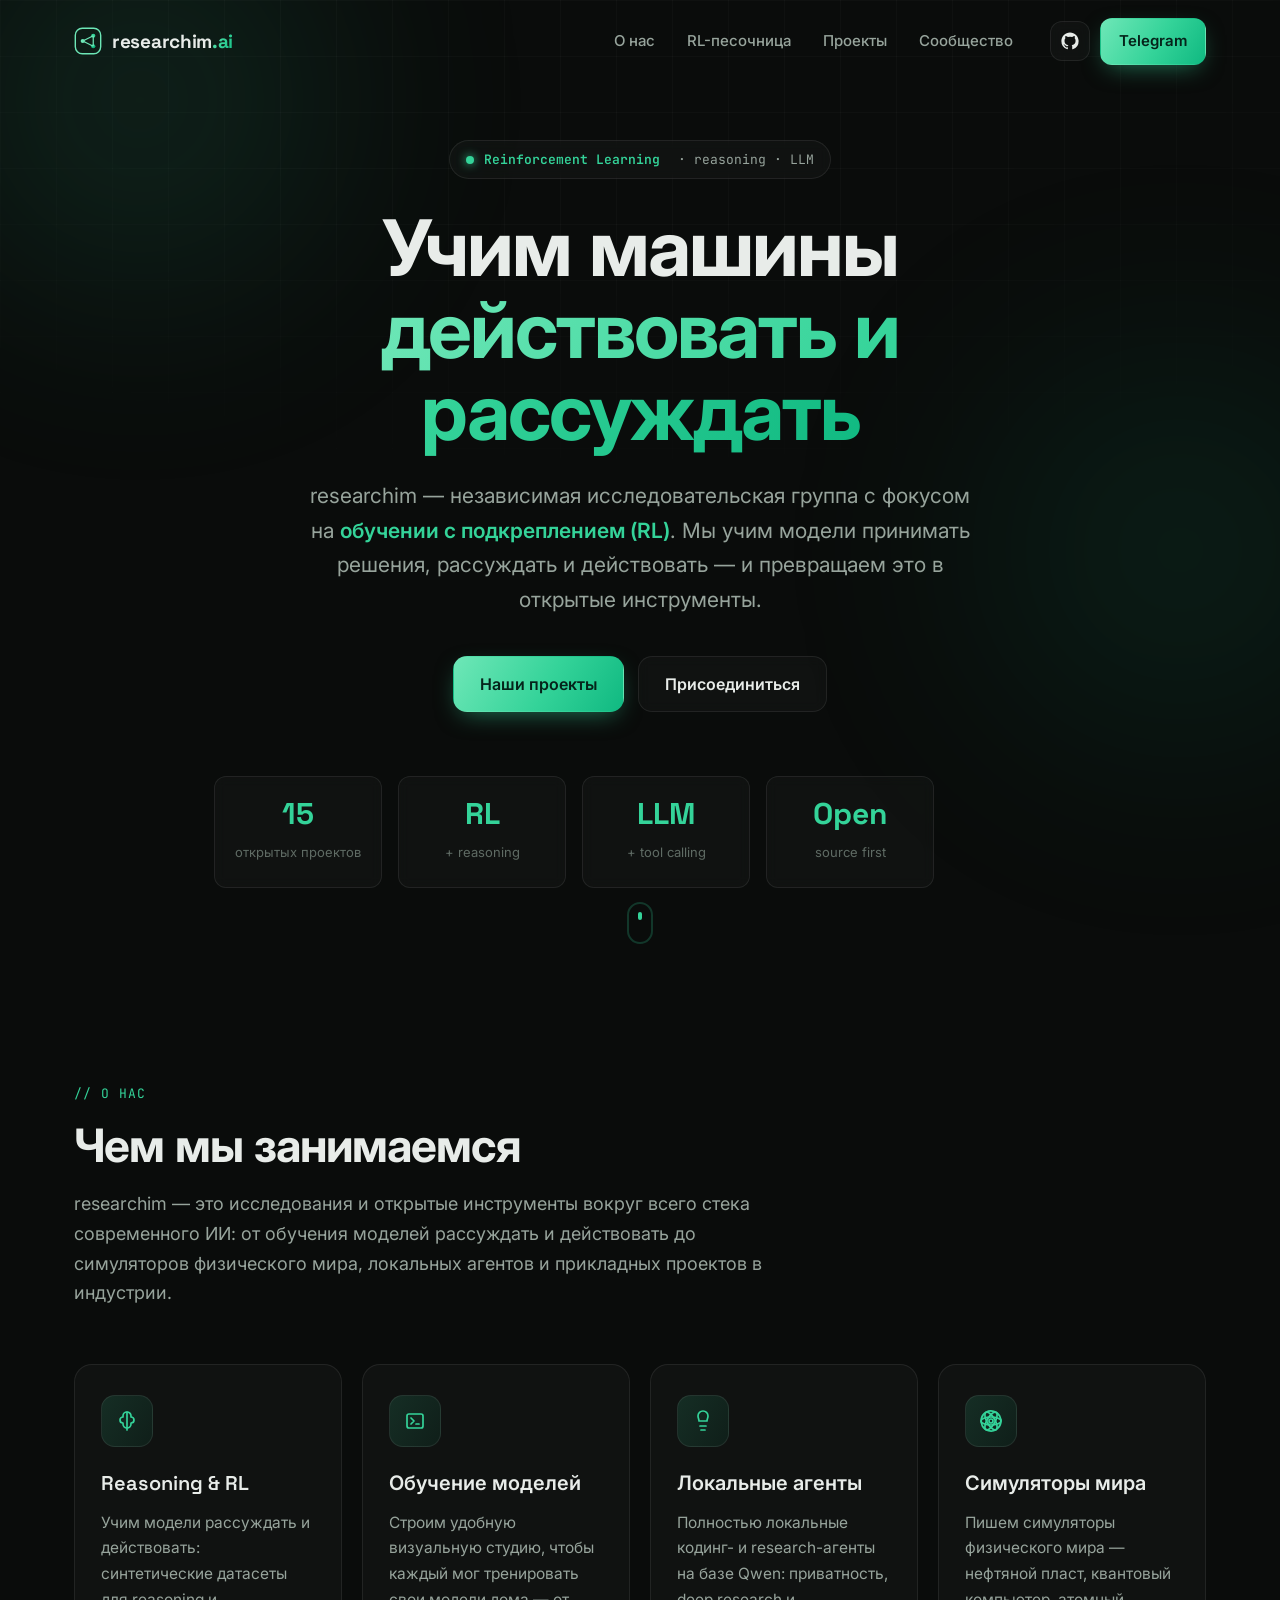
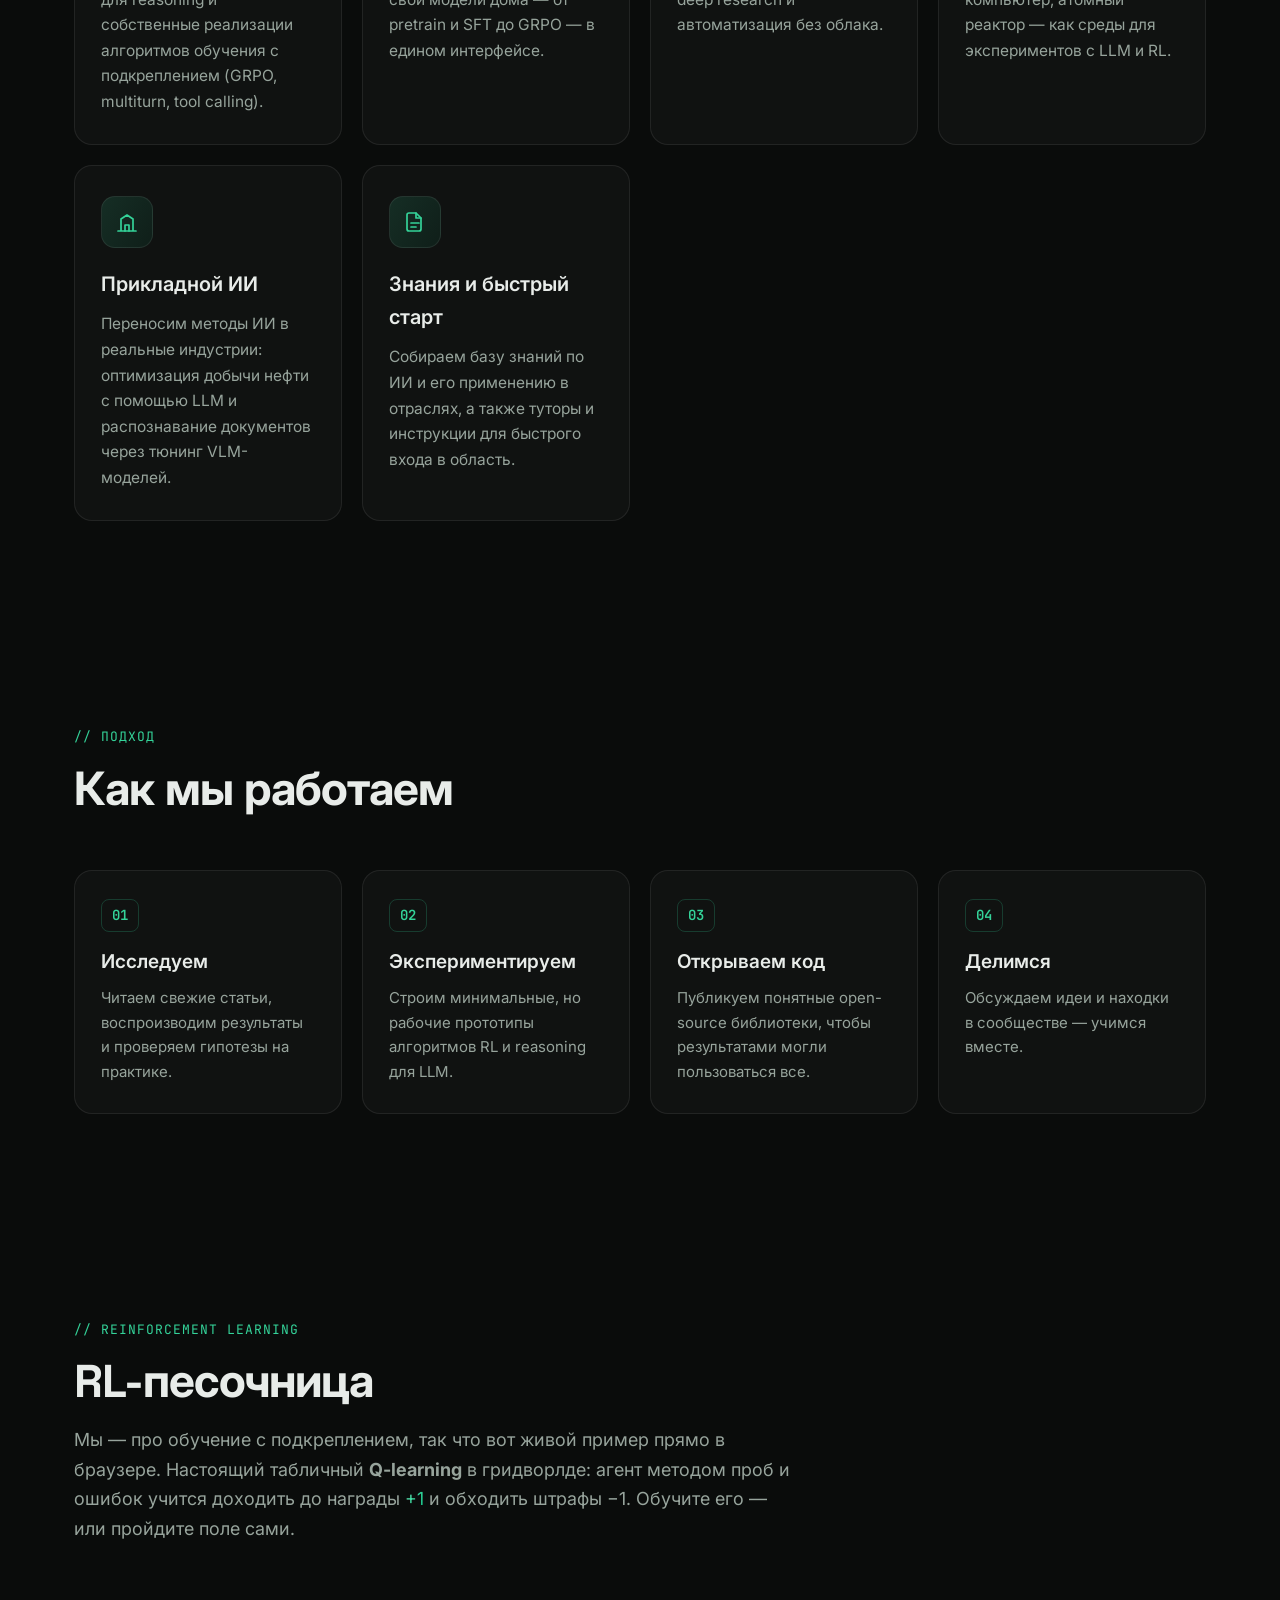
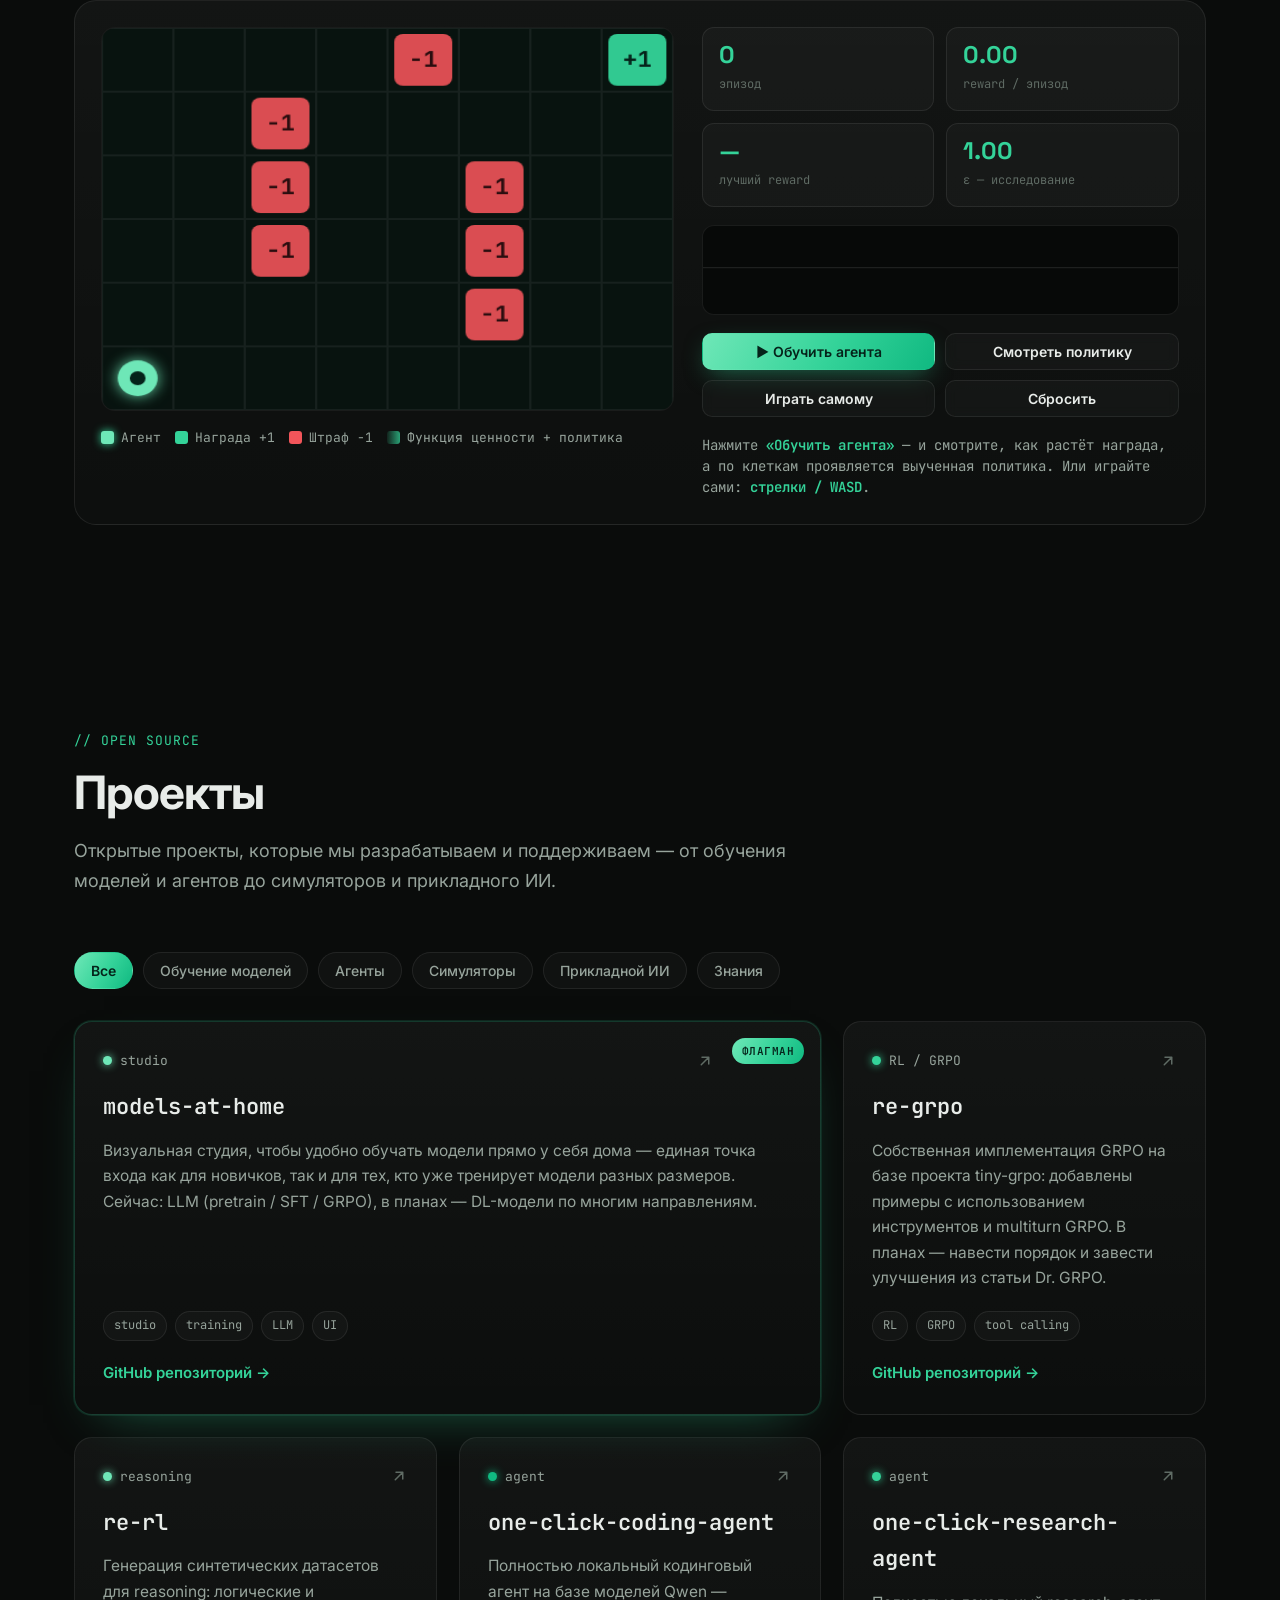
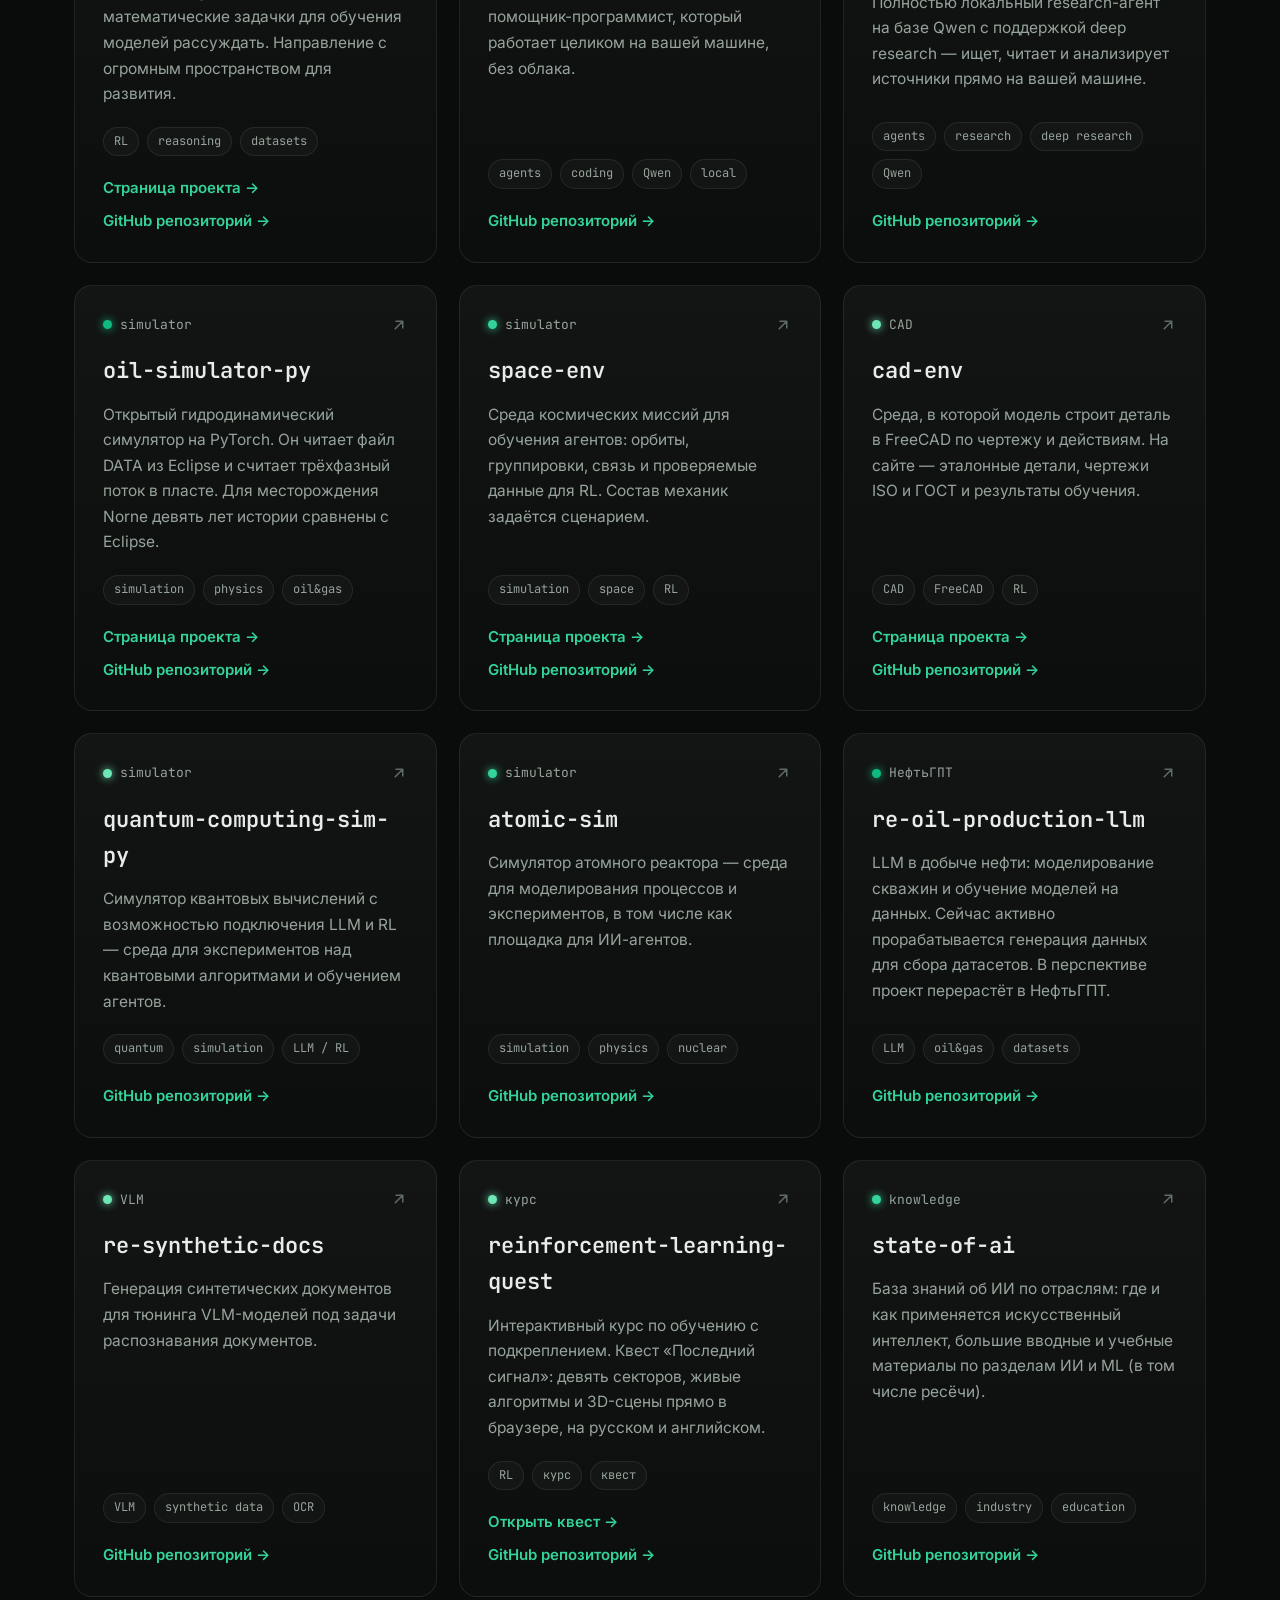
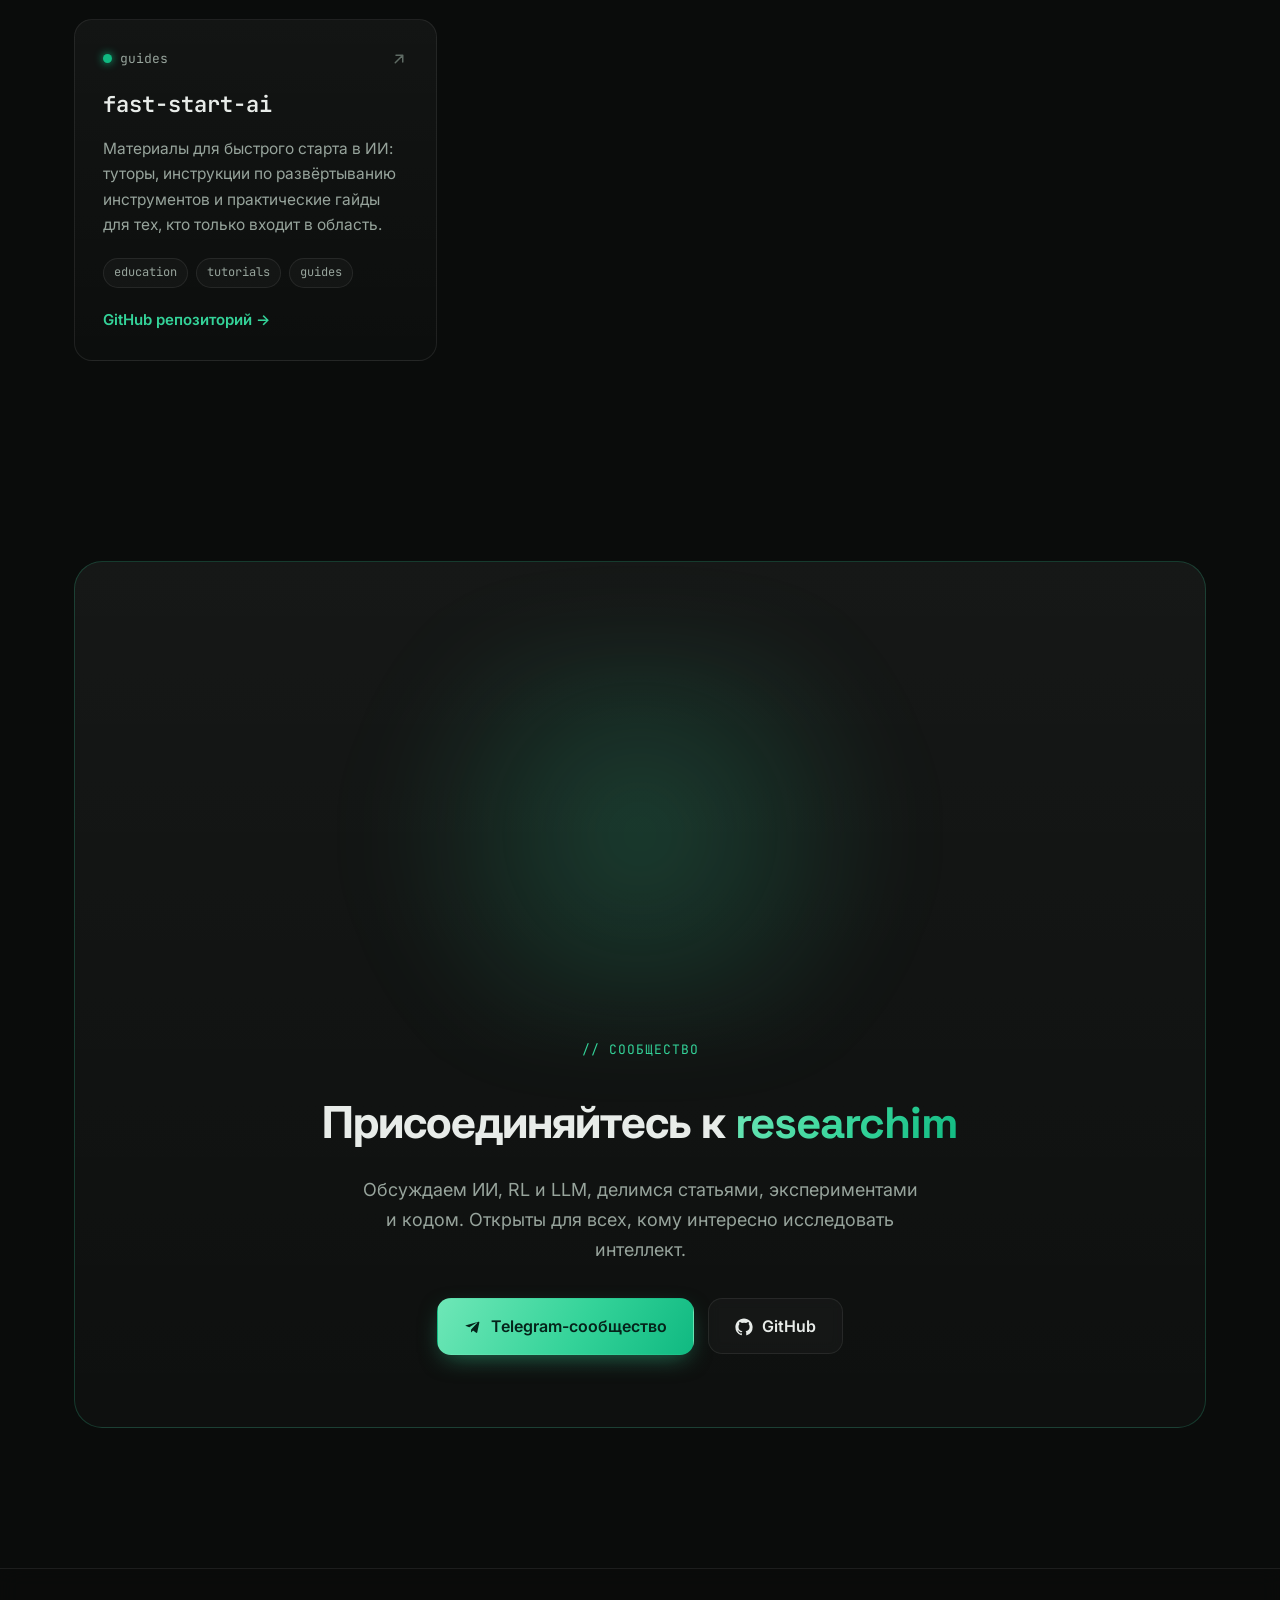
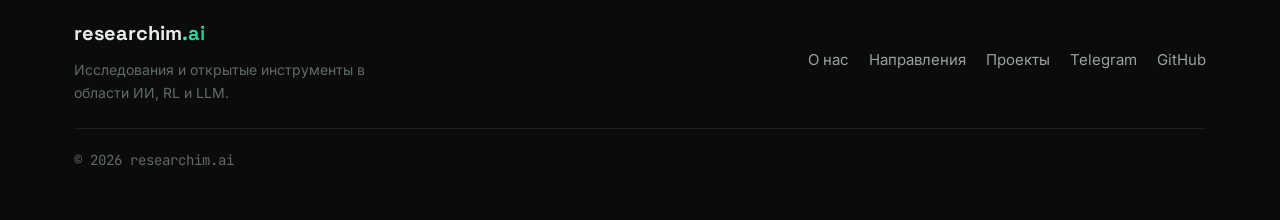
<file: index.html>
<!DOCTYPE html>
<html lang="ru">
<head>
	<meta charset="utf-8">
	<meta name="viewport" content="width=device-width, initial-scale=1.0">
	<title>researchim.ai — исследования ИИ, RL и LLM</title>
	<meta name="description" content="researchim.ai — независимая исследовательская группа: reasoning, обучение с подкреплением (RL), большие языковые модели (LLM), tool calling и прикладной ИИ. Открытые проекты и сообщество.">
	<meta name="theme-color" content="#0a0c0b">
	<meta name="author" content="researchim.ai">

	<!-- Open Graph / Twitter -->
	<meta property="og:type" content="website">
	<meta property="og:title" content="researchim.ai — исследования ИИ, RL и LLM">
	<meta property="og:description" content="Независимая исследовательская группа: reasoning, RL, LLM, tool calling и прикладной ИИ. Открытые проекты и сообщество.">
	<meta property="og:url" content="https://researchim-ai.github.io/">
	<meta property="og:site_name" content="researchim.ai">
	<meta name="twitter:card" content="summary_large_image">
	<meta name="twitter:title" content="researchim.ai — исследования ИИ, RL и LLM">
	<meta name="twitter:description" content="Независимая исследовательская группа: reasoning, RL, LLM, tool calling и прикладной ИИ.">

	<link rel="icon" href="src/favicon.svg" type="image/svg+xml">
	<link rel="preconnect" href="https://fonts.googleapis.com">
	<link rel="preconnect" href="https://fonts.gstatic.com" crossorigin>
	<link href="https://fonts.googleapis.com/css2?family=Space+Grotesk:wght@400;500;600;700&family=JetBrains+Mono:wght@400;500;600&family=Inter:wght@400;500;600;700&display=swap" rel="stylesheet">
	<link rel="stylesheet" href="src/main.css">
</head>

<body>
	<!-- Фоновые слои -->
	<canvas id="bg-canvas" aria-hidden="true"></canvas>
	<div class="bg-grid" aria-hidden="true"></div>
	<div class="bg-glow bg-glow--1" aria-hidden="true"></div>
	<div class="bg-glow bg-glow--2" aria-hidden="true"></div>

	<!-- Прелоадер прогресса скролла -->
	<div class="scroll-progress" id="scrollProgress" aria-hidden="true"></div>

	<!-- Навигация -->
	<header class="nav" id="nav">
		<div class="nav__inner">
			<a href="#hero" class="brand" aria-label="researchim.ai — на главную">
				<span class="brand__mark" aria-hidden="true">
					<svg viewBox="0 0 32 32" width="28" height="28" fill="none">
						<rect x="1.5" y="1.5" width="29" height="29" rx="8" stroke="url(#brandStroke)" stroke-width="1.6"/>
						<circle cx="10" cy="16" r="2.4" fill="#6ee7b7"/>
						<circle cx="22" cy="10" r="2.4" fill="#34d399"/>
						<circle cx="22" cy="22" r="2.4" fill="#10b981"/>
						<path d="M10 16 L22 10 M10 16 L22 22 M22 10 L22 22" stroke="url(#brandStroke)" stroke-width="1.4"/>
						<defs>
							<linearGradient id="brandStroke" x1="0" y1="0" x2="32" y2="32">
								<stop stop-color="#6ee7b7"/>
								<stop offset="1" stop-color="#10b981"/>
							</linearGradient>
						</defs>
					</svg>
				</span>
				<span class="brand__text">researchim<span class="brand__accent">.ai</span></span>
			</a>

			<nav class="nav__links" aria-label="Главная навигация">
				<a href="#about">О нас</a>
				<a href="#playground">RL-песочница</a>
				<a href="#projects">Проекты</a>
				<a href="#join">Сообщество</a>
			</nav>

			<div class="nav__actions">
				<a href="https://github.com/researchim-ai" target="_blank" rel="noopener noreferrer" class="btn btn--ghost btn--icon" aria-label="GitHub">
					<svg viewBox="0 0 24 24" width="18" height="18" fill="currentColor" aria-hidden="true"><path d="M12 .5C5.73.5.5 5.73.5 12a11.5 11.5 0 0 0 7.86 10.92c.58.1.79-.25.79-.56v-2c-3.2.7-3.88-1.37-3.88-1.37-.53-1.34-1.29-1.7-1.29-1.7-1.05-.72.08-.7.08-.7 1.16.08 1.77 1.2 1.77 1.2 1.03 1.77 2.7 1.26 3.36.96.1-.75.4-1.26.73-1.55-2.55-.29-5.24-1.28-5.24-5.68 0-1.25.45-2.28 1.19-3.08-.12-.29-.52-1.46.11-3.05 0 0 .97-.31 3.18 1.18a11 11 0 0 1 5.8 0c2.2-1.49 3.17-1.18 3.17-1.18.63 1.59.23 2.76.11 3.05.74.8 1.19 1.83 1.19 3.08 0 4.41-2.69 5.38-5.25 5.67.41.36.78 1.06.78 2.14v3.17c0 .31.21.67.8.56A11.5 11.5 0 0 0 23.5 12C23.5 5.73 18.27.5 12 .5Z"/></svg>
				</a>
				<a href="https://t.me/researchim" target="_blank" rel="noopener noreferrer" class="btn btn--primary">Telegram</a>
			</div>

			<button class="nav__burger" id="navBurger" aria-label="Меню" aria-expanded="false">
				<span></span><span></span><span></span>
			</button>
		</div>
	</header>

	<main>
		<!-- HERO -->
		<section id="hero" class="hero">
			<div class="hero__content reveal">
				<div class="badge">
					<span class="badge__dot"></span>
					<strong>Reinforcement Learning</strong>&nbsp;· reasoning · LLM
				</div>
				<h1 class="hero__title">
					Учим машины<br>
					<span class="grad-text">действовать и рассуждать</span>
				</h1>
				<p class="hero__subtitle">
					researchim — независимая исследовательская группа с фокусом на
					<b style="color:var(--accent);font-weight:600">обучении с подкреплением&nbsp;(RL)</b>.
					Мы учим модели принимать решения, рассуждать и действовать — и превращаем
					это в открытые инструменты.
				</p>
				<div class="hero__actions">
					<a href="#projects" class="btn btn--primary btn--lg">Наши проекты</a>
					<a href="#join" class="btn btn--ghost btn--lg">Присоединиться</a>
				</div>

				<div class="hero__stats">
					<div class="stat">
						<span class="stat__num" data-count="15">0</span>
						<span class="stat__label">открытых проектов</span>
					</div>
					<div class="stat">
						<span class="stat__num">RL</span>
						<span class="stat__label">+ reasoning</span>
					</div>
					<div class="stat">
						<span class="stat__num">LLM</span>
						<span class="stat__label">+ tool calling</span>
					</div>
					<div class="stat">
						<span class="stat__num">Open</span>
						<span class="stat__label">source first</span>
					</div>
				</div>
			</div>

			<a href="#about" class="scroll-hint" aria-label="Прокрутить вниз">
				<span></span>
			</a>
		</section>

		<!-- ABOUT -->
		<section id="about" class="section">
			<div class="section__head reveal">
				<span class="eyebrow">// о нас</span>
				<h2 class="section__title">Чем мы занимаемся</h2>
				<p class="section__lead">
					researchim — это исследования и открытые инструменты вокруг всего стека
					современного ИИ: от обучения моделей рассуждать и действовать до
					симуляторов физического мира, локальных агентов и прикладных проектов
					в индустрии.
				</p>
			</div>

			<div class="cards">
				<article class="card reveal">
					<div class="card__icon" aria-hidden="true">
						<svg viewBox="0 0 24 24" width="24" height="24" fill="none" stroke="currentColor" stroke-width="1.7" stroke-linecap="round" stroke-linejoin="round"><path d="M12 3a4 4 0 0 0-4 4v1a3 3 0 0 0 0 6v1a4 4 0 0 0 8 0v-1a3 3 0 0 0 0-6V7a4 4 0 0 0-4-4Z"/><path d="M12 3v18"/></svg>
					</div>
					<h3>Reasoning &amp; RL</h3>
					<p>Учим модели рассуждать и действовать: синтетические датасеты для reasoning и собственные реализации алгоритмов обучения с подкреплением (GRPO, multiturn, tool calling).</p>
				</article>

				<article class="card reveal">
					<div class="card__icon" aria-hidden="true">
						<svg viewBox="0 0 24 24" width="24" height="24" fill="none" stroke="currentColor" stroke-width="1.7" stroke-linecap="round" stroke-linejoin="round"><path d="M4 17V7a2 2 0 0 1 2-2h12a2 2 0 0 1 2 2v10a2 2 0 0 1-2 2H6a2 2 0 0 1-2-2Z"/><path d="m8 9 3 3-3 3M13 15h3"/></svg>
					</div>
					<h3>Обучение моделей</h3>
					<p>Строим удобную визуальную студию, чтобы каждый мог тренировать свои модели дома — от pretrain и SFT до GRPO — в едином интерфейсе.</p>
				</article>

				<article class="card reveal">
					<div class="card__icon" aria-hidden="true">
						<svg viewBox="0 0 24 24" width="24" height="24" fill="none" stroke="currentColor" stroke-width="1.7" stroke-linecap="round" stroke-linejoin="round"><path d="M12 2a5 5 0 0 0-5 5c0 2 1 3 1 5h8c0-2 1-3 1-5a5 5 0 0 0-5-5Z"/><path d="M9 17h6M10 21h4"/></svg>
					</div>
					<h3>Локальные агенты</h3>
					<p>Полностью локальные кодинг- и research-агенты на базе Qwen: приватность, deep research и автоматизация без облака.</p>
				</article>

				<article class="card reveal">
					<div class="card__icon" aria-hidden="true">
						<svg viewBox="0 0 24 24" width="24" height="24" fill="none" stroke="currentColor" stroke-width="1.7" stroke-linecap="round" stroke-linejoin="round"><circle cx="12" cy="12" r="2"/><path d="M12 2a10 10 0 0 1 0 20M12 2a10 10 0 0 0 0 20" transform="rotate(60 12 12)"/><ellipse cx="12" cy="12" rx="10" ry="4"/><ellipse cx="12" cy="12" rx="10" ry="4" transform="rotate(60 12 12)"/><ellipse cx="12" cy="12" rx="10" ry="4" transform="rotate(120 12 12)"/></svg>
					</div>
					<h3>Симуляторы мира</h3>
					<p>Пишем симуляторы физического мира — нефтяной пласт, квантовый компьютер, атомный реактор — как среды для экспериментов с LLM и RL.</p>
				</article>

				<article class="card reveal">
					<div class="card__icon" aria-hidden="true">
						<svg viewBox="0 0 24 24" width="24" height="24" fill="none" stroke="currentColor" stroke-width="1.7" stroke-linecap="round" stroke-linejoin="round"><path d="M3 21h18M6 21V9l6-4 6 4v12"/><path d="M10 21v-6h4v6"/></svg>
					</div>
					<h3>Прикладной ИИ</h3>
					<p>Переносим методы ИИ в реальные индустрии: оптимизация добычи нефти с помощью LLM и распознавание документов через тюнинг VLM-моделей.</p>
				</article>

				<article class="card reveal">
					<div class="card__icon" aria-hidden="true">
						<svg viewBox="0 0 24 24" width="24" height="24" fill="none" stroke="currentColor" stroke-width="1.7" stroke-linecap="round" stroke-linejoin="round"><path d="M4 5a2 2 0 0 1 2-2h7l5 5v11a2 2 0 0 1-2 2H6a2 2 0 0 1-2-2Z"/><path d="M13 3v5h5M8 13h8M8 17h5"/></svg>
					</div>
					<h3>Знания и быстрый старт</h3>
					<p>Собираем базу знаний по ИИ и его применению в отраслях, а также туторы и инструкции для быстрого входа в область.</p>
				</article>
			</div>
		</section>

		<!-- FOCUS / APPROACH -->
		<section id="focus" class="section">
			<div class="section__head reveal">
				<span class="eyebrow">// подход</span>
				<h2 class="section__title">Как мы работаем</h2>
			</div>

			<div class="timeline">
				<div class="timeline__item reveal">
					<span class="timeline__step">01</span>
					<h3>Исследуем</h3>
					<p>Читаем свежие статьи, воспроизводим результаты и проверяем гипотезы на практике.</p>
				</div>
				<div class="timeline__item reveal">
					<span class="timeline__step">02</span>
					<h3>Экспериментируем</h3>
					<p>Строим минимальные, но рабочие прототипы алгоритмов RL и reasoning для LLM.</p>
				</div>
				<div class="timeline__item reveal">
					<span class="timeline__step">03</span>
					<h3>Открываем код</h3>
					<p>Публикуем понятные open-source библиотеки, чтобы результатами могли пользоваться все.</p>
				</div>
				<div class="timeline__item reveal">
					<span class="timeline__step">04</span>
					<h3>Делимся</h3>
					<p>Обсуждаем идеи и находки в сообществе — учимся вместе.</p>
				</div>
			</div>
		</section>

		<!-- RL PLAYGROUND -->
		<section id="playground" class="section">
			<div class="section__head reveal">
				<span class="eyebrow">// reinforcement learning</span>
				<h2 class="section__title">RL-песочница</h2>
				<p class="section__lead">
					Мы — про обучение с подкреплением, так что вот живой пример прямо в браузере.
					Настоящий табличный <b>Q-learning</b> в гридворлде: агент методом проб и ошибок
					учится доходить до награды <span class="grad-text">+1</span> и обходить штрафы −1.
					Обучите его — или пройдите поле сами.
				</p>
			</div>

			<div class="game reveal">
				<div class="game__board">
					<canvas id="gameCanvas" width="560" height="420" role="img" aria-label="Гридворлд RL: агент, награда и штрафы"></canvas>
					<div class="game__legend">
						<span><i class="sq sq--agent"></i>Агент</span>
						<span><i class="sq sq--goal"></i>Награда +1</span>
						<span><i class="sq sq--pit"></i>Штраф −1</span>
						<span><i class="sq sq--q"></i>Функция ценности + политика</span>
					</div>
				</div>

				<div class="game__panel">
					<div class="game__stats">
						<div><span id="statEpisode">0</span><small>эпизод</small></div>
						<div><span id="statReward">0.00</span><small>reward / эпизод</small></div>
						<div><span id="statBest">—</span><small>лучший reward</small></div>
						<div><span id="statEps">1.00</span><small>ε — исследование</small></div>
					</div>

					<canvas id="rewardChart" class="game__chart" width="480" height="90" aria-hidden="true"></canvas>

					<div class="game__controls">
						<button id="btnTrain" class="btn btn--primary btn--sm">▶ Обучить агента</button>
						<button id="btnWatch" class="btn btn--ghost btn--sm">Смотреть политику</button>
						<button id="btnPlay" class="btn btn--ghost btn--sm">Играть самому</button>
						<button id="btnReset" class="btn btn--ghost btn--sm">Сбросить</button>
					</div>

					<p class="game__hint" id="gameHint">
						Нажмите <b>«Обучить агента»</b> — и смотрите, как растёт награда, а по клеткам
						проявляется выученная политика. Или играйте сами: <b>стрелки / WASD</b>.
					</p>
				</div>
			</div>
		</section>

		<!-- PROJECTS -->
		<section id="projects" class="section">
			<div class="section__head reveal">
				<span class="eyebrow">// open source</span>
				<h2 class="section__title">Проекты</h2>
				<p class="section__lead">Открытые проекты, которые мы разрабатываем и поддерживаем — от обучения моделей и агентов до симуляторов и прикладного ИИ.</p>
			</div>

			<div class="filters reveal" id="projectFilters" role="tablist" aria-label="Фильтр проектов">
				<button class="filter is-active" data-filter="all">Все</button>
				<button class="filter" data-filter="training">Обучение моделей</button>
				<button class="filter" data-filter="agents">Агенты</button>
				<button class="filter" data-filter="sim">Симуляторы</button>
				<button class="filter" data-filter="applied">Прикладной ИИ</button>
				<button class="filter" data-filter="knowledge">Знания</button>
			</div>

			<div class="projects" id="projectsGrid">
				<!-- models-at-home (флагман) -->
				<article class="project project--featured reveal" data-cat="training">
					<span class="project__badge">Флагман</span>
					<div class="project__top">
						<span class="project__lang"><span class="dot dot--cyan"></span>studio</span>
						<a href="https://github.com/researchim-ai/models-at-home" target="_blank" rel="noopener noreferrer" class="project__ext" aria-label="Открыть на GitHub">
							<svg viewBox="0 0 24 24" width="18" height="18" fill="none" stroke="currentColor" stroke-width="2" stroke-linecap="round" stroke-linejoin="round"><path d="M7 17 17 7M8 7h9v9"/></svg>
						</a>
					</div>
					<h3 class="project__name">models-at-home</h3>
					<p class="project__desc">Визуальная студия, чтобы удобно обучать модели прямо у себя дома — единая точка входа как для новичков, так и для тех, кто уже тренирует модели разных размеров. Сейчас: LLM (pretrain / SFT / GRPO), в планах — DL-модели по многим направлениям.</p>
					<div class="project__tags">
						<span>studio</span><span>training</span><span>LLM</span><span>UI</span>
					</div>
					<a href="https://github.com/researchim-ai/models-at-home" target="_blank" rel="noopener noreferrer" class="project__link">GitHub репозиторий →</a>
				</article>

				<!-- re-grpo -->
				<article class="project reveal" data-cat="training">
					<div class="project__top">
						<span class="project__lang"><span class="dot dot--violet"></span>RL / GRPO</span>
						<a href="https://github.com/researchim-ai/re-grpo" target="_blank" rel="noopener noreferrer" class="project__ext" aria-label="Открыть на GitHub">
							<svg viewBox="0 0 24 24" width="18" height="18" fill="none" stroke="currentColor" stroke-width="2" stroke-linecap="round" stroke-linejoin="round"><path d="M7 17 17 7M8 7h9v9"/></svg>
						</a>
					</div>
					<h3 class="project__name">re-grpo</h3>
					<p class="project__desc">Собственная имплементация GRPO на базе проекта tiny-grpo: добавлены примеры с использованием инструментов и multiturn GRPO. В планах — навести порядок и завести улучшения из статьи Dr. GRPO.</p>
					<div class="project__tags">
						<span>RL</span><span>GRPO</span><span>tool calling</span>
					</div>
					<a href="https://github.com/researchim-ai/re-grpo" target="_blank" rel="noopener noreferrer" class="project__link">GitHub репозиторий →</a>
				</article>

				<!-- re-rl -->
				<article class="project reveal" data-cat="training">
					<div class="project__top">
						<span class="project__lang"><span class="dot dot--cyan"></span>reasoning</span>
						<a href="https://github.com/researchim-ai/re-rl" target="_blank" rel="noopener noreferrer" class="project__ext" aria-label="Открыть на GitHub">
							<svg viewBox="0 0 24 24" width="18" height="18" fill="none" stroke="currentColor" stroke-width="2" stroke-linecap="round" stroke-linejoin="round"><path d="M7 17 17 7M8 7h9v9"/></svg>
						</a>
					</div>
					<h3 class="project__name">re-rl</h3>
					<p class="project__desc">Генерация синтетических датасетов для reasoning: логические и математические задачки для обучения моделей рассуждать. Направление с огромным пространством для развития.</p>
					<div class="project__tags">
						<span>RL</span><span>reasoning</span><span>datasets</span>
					</div>
					<div class="project__links">
						<a href="re-rl/" class="project__link">Страница проекта →</a>
						<a href="https://github.com/researchim-ai/re-rl" target="_blank" rel="noopener noreferrer" class="project__link">GitHub репозиторий →</a>
					</div>
				</article>

				<!-- one-click-coding-agent -->
				<article class="project reveal" data-cat="agents">
					<div class="project__top">
						<span class="project__lang"><span class="dot dot--blue"></span>agent</span>
						<a href="https://github.com/researchim-ai/one-click-coding-agent" target="_blank" rel="noopener noreferrer" class="project__ext" aria-label="Открыть на GitHub">
							<svg viewBox="0 0 24 24" width="18" height="18" fill="none" stroke="currentColor" stroke-width="2" stroke-linecap="round" stroke-linejoin="round"><path d="M7 17 17 7M8 7h9v9"/></svg>
						</a>
					</div>
					<h3 class="project__name">one-click-coding-agent</h3>
					<p class="project__desc">Полностью локальный кодинговый агент на базе моделей Qwen — помощник-программист, который работает целиком на вашей машине, без облака.</p>
					<div class="project__tags">
						<span>agents</span><span>coding</span><span>Qwen</span><span>local</span>
					</div>
					<a href="https://github.com/researchim-ai/one-click-coding-agent" target="_blank" rel="noopener noreferrer" class="project__link">GitHub репозиторий →</a>
				</article>

				<!-- one-click-research-agent -->
				<article class="project reveal" data-cat="agents">
					<div class="project__top">
						<span class="project__lang"><span class="dot dot--violet"></span>agent</span>
						<a href="https://github.com/researchim-ai/one-click-research-agent" target="_blank" rel="noopener noreferrer" class="project__ext" aria-label="Открыть на GitHub">
							<svg viewBox="0 0 24 24" width="18" height="18" fill="none" stroke="currentColor" stroke-width="2" stroke-linecap="round" stroke-linejoin="round"><path d="M7 17 17 7M8 7h9v9"/></svg>
						</a>
					</div>
					<h3 class="project__name">one-click-research-agent</h3>
					<p class="project__desc">Полностью локальный research-агент на базе Qwen с поддержкой deep research — ищет, читает и анализирует источники прямо на вашей машине.</p>
					<div class="project__tags">
						<span>agents</span><span>research</span><span>deep research</span><span>Qwen</span>
					</div>
					<a href="https://github.com/researchim-ai/one-click-research-agent" target="_blank" rel="noopener noreferrer" class="project__link">GitHub репозиторий →</a>
				</article>

				<!-- oil-simulator-py -->
				<article class="project reveal" data-cat="sim">
					<div class="project__top">
						<span class="project__lang"><span class="dot dot--blue"></span>simulator</span>
						<a href="https://github.com/researchim-ai/oil-simulator-py" target="_blank" rel="noopener noreferrer" class="project__ext" aria-label="Открыть на GitHub">
							<svg viewBox="0 0 24 24" width="18" height="18" fill="none" stroke="currentColor" stroke-width="2" stroke-linecap="round" stroke-linejoin="round"><path d="M7 17 17 7M8 7h9v9"/></svg>
						</a>
					</div>
					<h3 class="project__name">oil-simulator-py</h3>
					<p class="project__desc">Открытый гидродинамический симулятор на PyTorch. Он читает файл DATA из Eclipse и считает трёхфазный поток в пласте. Для месторождения Norne девять лет истории сравнены с Eclipse.</p>
					<div class="project__tags">
						<span>simulation</span><span>physics</span><span>oil&amp;gas</span>
					</div>
					<div class="project__links">
						<a href="oil-simulator/" class="project__link">Страница проекта →</a>
						<a href="https://github.com/researchim-ai/oil-simulator-py" target="_blank" rel="noopener noreferrer" class="project__link">GitHub репозиторий →</a>
					</div>
				</article>

				<!-- space-env -->
				<article class="project reveal" data-cat="sim">
					<div class="project__top">
						<span class="project__lang"><span class="dot dot--violet"></span>simulator</span>
						<a href="https://github.com/researchim-ai/space-env" target="_blank" rel="noopener noreferrer" class="project__ext" aria-label="Открыть на GitHub">
							<svg viewBox="0 0 24 24" width="18" height="18" fill="none" stroke="currentColor" stroke-width="2" stroke-linecap="round" stroke-linejoin="round"><path d="M7 17 17 7M8 7h9v9"/></svg>
						</a>
					</div>
					<h3 class="project__name">space-env</h3>
					<p class="project__desc">Среда космических миссий для обучения агентов: орбиты, группировки, связь и проверяемые данные для RL. Состав механик задаётся сценарием.</p>
					<div class="project__tags">
						<span>simulation</span><span>space</span><span>RL</span>
					</div>
					<div class="project__links">
						<a href="space-env/" class="project__link">Страница проекта →</a>
						<a href="https://github.com/researchim-ai/space-env" target="_blank" rel="noopener noreferrer" class="project__link">GitHub репозиторий →</a>
					</div>
				</article>

				<!-- cad-env -->
				<article class="project reveal" data-cat="sim">
					<div class="project__top">
						<span class="project__lang"><span class="dot dot--cyan"></span>CAD</span>
						<a href="https://github.com/researchim-ai/cad-env" target="_blank" rel="noopener noreferrer" class="project__ext" aria-label="Открыть на GitHub">
							<svg viewBox="0 0 24 24" width="18" height="18" fill="none" stroke="currentColor" stroke-width="2" stroke-linecap="round" stroke-linejoin="round"><path d="M7 17 17 7M8 7h9v9"/></svg>
						</a>
					</div>
					<h3 class="project__name">cad-env</h3>
					<p class="project__desc">Среда, в которой модель строит деталь в FreeCAD по чертежу и действиям. На сайте — эталонные детали, чертежи ISO и ГОСТ и результаты обучения.</p>
					<div class="project__tags">
						<span>CAD</span><span>FreeCAD</span><span>RL</span>
					</div>
					<div class="project__links">
						<a href="cad-env/" class="project__link">Страница проекта →</a>
						<a href="https://github.com/researchim-ai/cad-env" target="_blank" rel="noopener noreferrer" class="project__link">GitHub репозиторий →</a>
					</div>
				</article>

				<!-- quantum-computing-sim-py -->
				<article class="project reveal" data-cat="sim">
					<div class="project__top">
						<span class="project__lang"><span class="dot dot--cyan"></span>simulator</span>
						<a href="https://github.com/researchim-ai/quantum-computing-sim-py" target="_blank" rel="noopener noreferrer" class="project__ext" aria-label="Открыть на GitHub">
							<svg viewBox="0 0 24 24" width="18" height="18" fill="none" stroke="currentColor" stroke-width="2" stroke-linecap="round" stroke-linejoin="round"><path d="M7 17 17 7M8 7h9v9"/></svg>
						</a>
					</div>
					<h3 class="project__name">quantum-computing-sim-py</h3>
					<p class="project__desc">Симулятор квантовых вычислений с возможностью подключения LLM и RL — среда для экспериментов над квантовыми алгоритмами и обучением агентов.</p>
					<div class="project__tags">
						<span>quantum</span><span>simulation</span><span>LLM / RL</span>
					</div>
					<a href="https://github.com/researchim-ai/quantum-computing-sim-py" target="_blank" rel="noopener noreferrer" class="project__link">GitHub репозиторий →</a>
				</article>

				<!-- atomic-sim -->
				<article class="project reveal" data-cat="sim">
					<div class="project__top">
						<span class="project__lang"><span class="dot dot--violet"></span>simulator</span>
						<a href="https://github.com/researchim-ai/atomic-sim" target="_blank" rel="noopener noreferrer" class="project__ext" aria-label="Открыть на GitHub">
							<svg viewBox="0 0 24 24" width="18" height="18" fill="none" stroke="currentColor" stroke-width="2" stroke-linecap="round" stroke-linejoin="round"><path d="M7 17 17 7M8 7h9v9"/></svg>
						</a>
					</div>
					<h3 class="project__name">atomic-sim</h3>
					<p class="project__desc">Симулятор атомного реактора — среда для моделирования процессов и экспериментов, в том числе как площадка для ИИ-агентов.</p>
					<div class="project__tags">
						<span>simulation</span><span>physics</span><span>nuclear</span>
					</div>
					<a href="https://github.com/researchim-ai/atomic-sim" target="_blank" rel="noopener noreferrer" class="project__link">GitHub репозиторий →</a>
				</article>

				<!-- re-oil-production-llm -->
				<article class="project reveal" data-cat="applied">
					<div class="project__top">
						<span class="project__lang"><span class="dot dot--blue"></span>НефтьГПТ</span>
						<a href="https://github.com/researchim-ai/re-oil-production-llm" target="_blank" rel="noopener noreferrer" class="project__ext" aria-label="Открыть на GitHub">
							<svg viewBox="0 0 24 24" width="18" height="18" fill="none" stroke="currentColor" stroke-width="2" stroke-linecap="round" stroke-linejoin="round"><path d="M7 17 17 7M8 7h9v9"/></svg>
						</a>
					</div>
					<h3 class="project__name">re-oil-production-llm</h3>
					<p class="project__desc">LLM в добыче нефти: моделирование скважин и обучение моделей на данных. Сейчас активно прорабатывается генерация данных для сбора датасетов. В перспективе проект перерастёт в НефтьГПТ.</p>
					<div class="project__tags">
						<span>LLM</span><span>oil&amp;gas</span><span>datasets</span>
					</div>
					<a href="https://github.com/researchim-ai/re-oil-production-llm" target="_blank" rel="noopener noreferrer" class="project__link">GitHub репозиторий →</a>
				</article>

				<!-- re-synthetic-docs -->
				<article class="project reveal" data-cat="applied">
					<div class="project__top">
						<span class="project__lang"><span class="dot dot--cyan"></span>VLM</span>
						<a href="https://github.com/researchim-ai/re-synthetic-docs" target="_blank" rel="noopener noreferrer" class="project__ext" aria-label="Открыть на GitHub">
							<svg viewBox="0 0 24 24" width="18" height="18" fill="none" stroke="currentColor" stroke-width="2" stroke-linecap="round" stroke-linejoin="round"><path d="M7 17 17 7M8 7h9v9"/></svg>
						</a>
					</div>
					<h3 class="project__name">re-synthetic-docs</h3>
					<p class="project__desc">Генерация синтетических документов для тюнинга VLM-моделей под задачи распознавания документов.</p>
					<div class="project__tags">
						<span>VLM</span><span>synthetic data</span><span>OCR</span>
					</div>
					<a href="https://github.com/researchim-ai/re-synthetic-docs" target="_blank" rel="noopener noreferrer" class="project__link">GitHub репозиторий →</a>
				</article>

				<!-- reinforcement-learning-quest -->
				<article class="project reveal" data-cat="knowledge">
					<div class="project__top">
						<span class="project__lang"><span class="dot dot--cyan"></span>курс</span>
						<a href="https://github.com/researchim-ai/reinforcement-learning-course" target="_blank" rel="noopener noreferrer" class="project__ext" aria-label="Открыть на GitHub">
							<svg viewBox="0 0 24 24" width="18" height="18" fill="none" stroke="currentColor" stroke-width="2" stroke-linecap="round" stroke-linejoin="round"><path d="M7 17 17 7M8 7h9v9"/></svg>
						</a>
					</div>
					<h3 class="project__name">reinforcement-learning-quest</h3>
					<p class="project__desc">Интерактивный курс по обучению с подкреплением. Квест «Последний сигнал»: девять секторов, живые алгоритмы и 3D-сцены прямо в браузере, на русском и английском.</p>
					<div class="project__tags">
						<span>RL</span><span>курс</span><span>квест</span>
					</div>
					<div class="project__links">
						<a href="reinforcement-learning-quest/" class="project__link">Открыть квест →</a>
						<a href="https://github.com/researchim-ai/reinforcement-learning-course" target="_blank" rel="noopener noreferrer" class="project__link">GitHub репозиторий →</a>
					</div>
				</article>

				<!-- state-of-ai -->
				<article class="project reveal" data-cat="knowledge">
					<div class="project__top">
						<span class="project__lang"><span class="dot dot--violet"></span>knowledge</span>
						<a href="https://github.com/researchim-ai/state-of-ai" target="_blank" rel="noopener noreferrer" class="project__ext" aria-label="Открыть на GitHub">
							<svg viewBox="0 0 24 24" width="18" height="18" fill="none" stroke="currentColor" stroke-width="2" stroke-linecap="round" stroke-linejoin="round"><path d="M7 17 17 7M8 7h9v9"/></svg>
						</a>
					</div>
					<h3 class="project__name">state-of-ai</h3>
					<p class="project__desc">База знаний об ИИ по отраслям: где и как применяется искусственный интеллект, большие вводные и учебные материалы по разделам ИИ и ML (в том числе ресёчи).</p>
					<div class="project__tags">
						<span>knowledge</span><span>industry</span><span>education</span>
					</div>
					<a href="https://github.com/researchim-ai/state-of-ai" target="_blank" rel="noopener noreferrer" class="project__link">GitHub репозиторий →</a>
				</article>

				<!-- fast-start-ai -->
				<article class="project reveal" data-cat="knowledge">
					<div class="project__top">
						<span class="project__lang"><span class="dot dot--blue"></span>guides</span>
						<a href="https://github.com/researchim-ai/fast-start-ai" target="_blank" rel="noopener noreferrer" class="project__ext" aria-label="Открыть на GitHub">
							<svg viewBox="0 0 24 24" width="18" height="18" fill="none" stroke="currentColor" stroke-width="2" stroke-linecap="round" stroke-linejoin="round"><path d="M7 17 17 7M8 7h9v9"/></svg>
						</a>
					</div>
					<h3 class="project__name">fast-start-ai</h3>
					<p class="project__desc">Материалы для быстрого старта в ИИ: туторы, инструкции по развёртыванию инструментов и практические гайды для тех, кто только входит в область.</p>
					<div class="project__tags">
						<span>education</span><span>tutorials</span><span>guides</span>
					</div>
					<a href="https://github.com/researchim-ai/fast-start-ai" target="_blank" rel="noopener noreferrer" class="project__link">GitHub репозиторий →</a>
				</article>
			</div>
		</section>

		<!-- JOIN / COMMUNITY -->
		<section id="join" class="section">
			<div class="join reveal">
				<div class="join__glow" aria-hidden="true"></div>
				<span class="eyebrow">// сообщество</span>
				<h2 class="join__title">Присоединяйтесь к <span class="grad-text">researchim</span></h2>
				<p class="join__lead">
					Обсуждаем ИИ, RL и LLM, делимся статьями, экспериментами и кодом.
					Открыты для всех, кому интересно исследовать интеллект.
				</p>
				<div class="join__actions">
					<a href="https://t.me/researchim" target="_blank" rel="noopener noreferrer" class="btn btn--primary btn--lg">
						<svg viewBox="0 0 24 24" width="18" height="18" fill="currentColor" aria-hidden="true"><path d="M9.5 15.3 9.3 19c.4 0 .6-.2.8-.4l2-1.9 4.1 3c.8.4 1.3.2 1.5-.7l2.7-12.6c.3-1.1-.4-1.6-1.1-1.3L2.9 9.5c-1.1.4-1.1 1-.2 1.3l4.4 1.4L17.3 6c.5-.3.9-.1.5.2L9.5 15.3Z"/></svg>
						Telegram-сообщество
					</a>
					<a href="https://github.com/researchim-ai" target="_blank" rel="noopener noreferrer" class="btn btn--ghost btn--lg">
						<svg viewBox="0 0 24 24" width="18" height="18" fill="currentColor" aria-hidden="true"><path d="M12 .5C5.73.5.5 5.73.5 12a11.5 11.5 0 0 0 7.86 10.92c.58.1.79-.25.79-.56v-2c-3.2.7-3.88-1.37-3.88-1.37-.53-1.34-1.29-1.7-1.29-1.7-1.05-.72.08-.7.08-.7 1.16.08 1.77 1.2 1.77 1.2 1.03 1.77 2.7 1.26 3.36.96.1-.75.4-1.26.73-1.55-2.55-.29-5.24-1.28-5.24-5.68 0-1.25.45-2.28 1.19-3.08-.12-.29-.52-1.46.11-3.05 0 0 .97-.31 3.18 1.18a11 11 0 0 1 5.8 0c2.2-1.49 3.17-1.18 3.17-1.18.63 1.59.23 2.76.11 3.05.74.8 1.19 1.83 1.19 3.08 0 4.41-2.69 5.38-5.25 5.67.41.36.78 1.06.78 2.14v3.17c0 .31.21.67.8.56A11.5 11.5 0 0 0 23.5 12C23.5 5.73 18.27.5 12 .5Z"/></svg>
						GitHub
					</a>
				</div>
			</div>
		</section>
	</main>

	<footer class="footer">
		<div class="footer__inner">
			<div class="footer__brand">
				<span class="brand__text">researchim<span class="brand__accent">.ai</span></span>
				<p>Исследования и открытые инструменты в области ИИ, RL и LLM.</p>
			</div>
			<nav class="footer__links" aria-label="Ссылки в подвале">
				<a href="#about">О нас</a>
				<a href="#focus">Направления</a>
				<a href="#projects">Проекты</a>
				<a href="https://t.me/researchim" target="_blank" rel="noopener noreferrer">Telegram</a>
				<a href="https://github.com/researchim-ai" target="_blank" rel="noopener noreferrer">GitHub</a>
			</nav>
			<p class="footer__copy">© <span id="year">2026</span> researchim.ai</p>
		</div>
	</footer>

	<script src="src/app.js"></script>
</body>
</html>
</file>
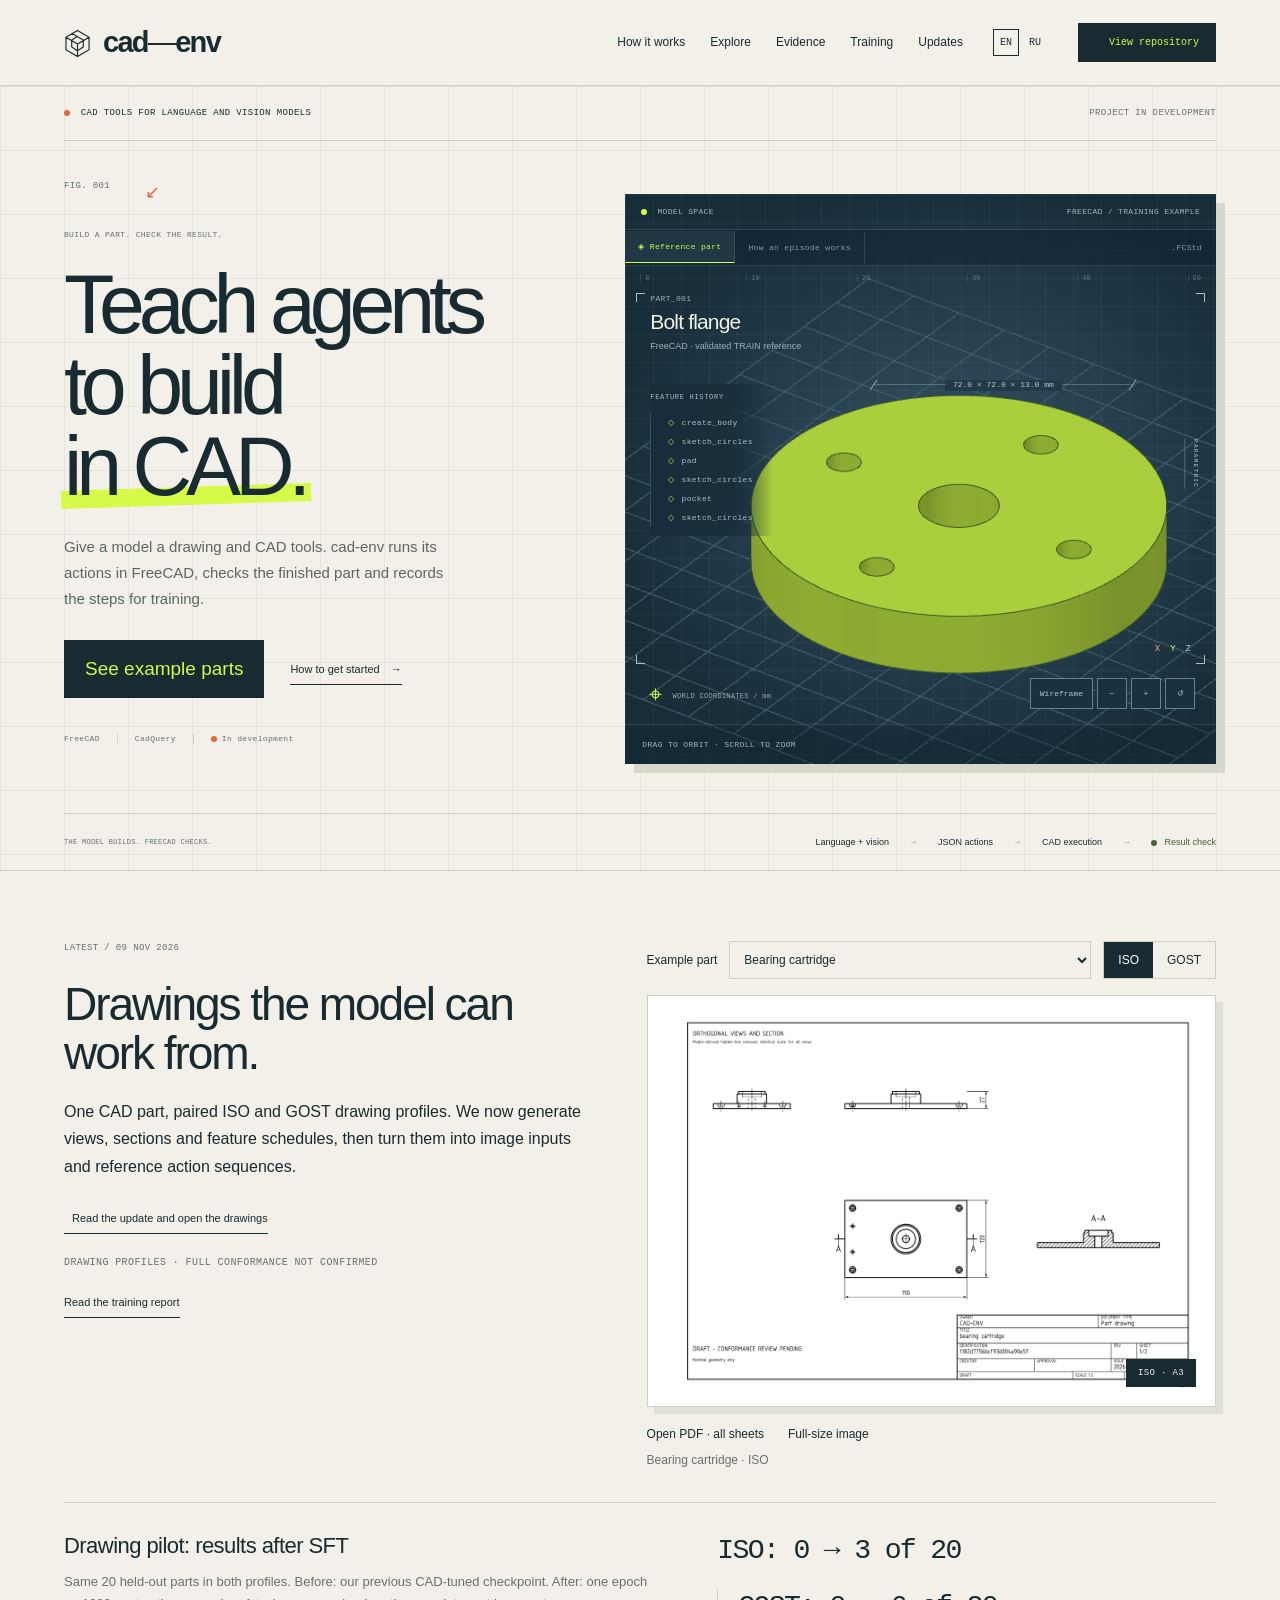
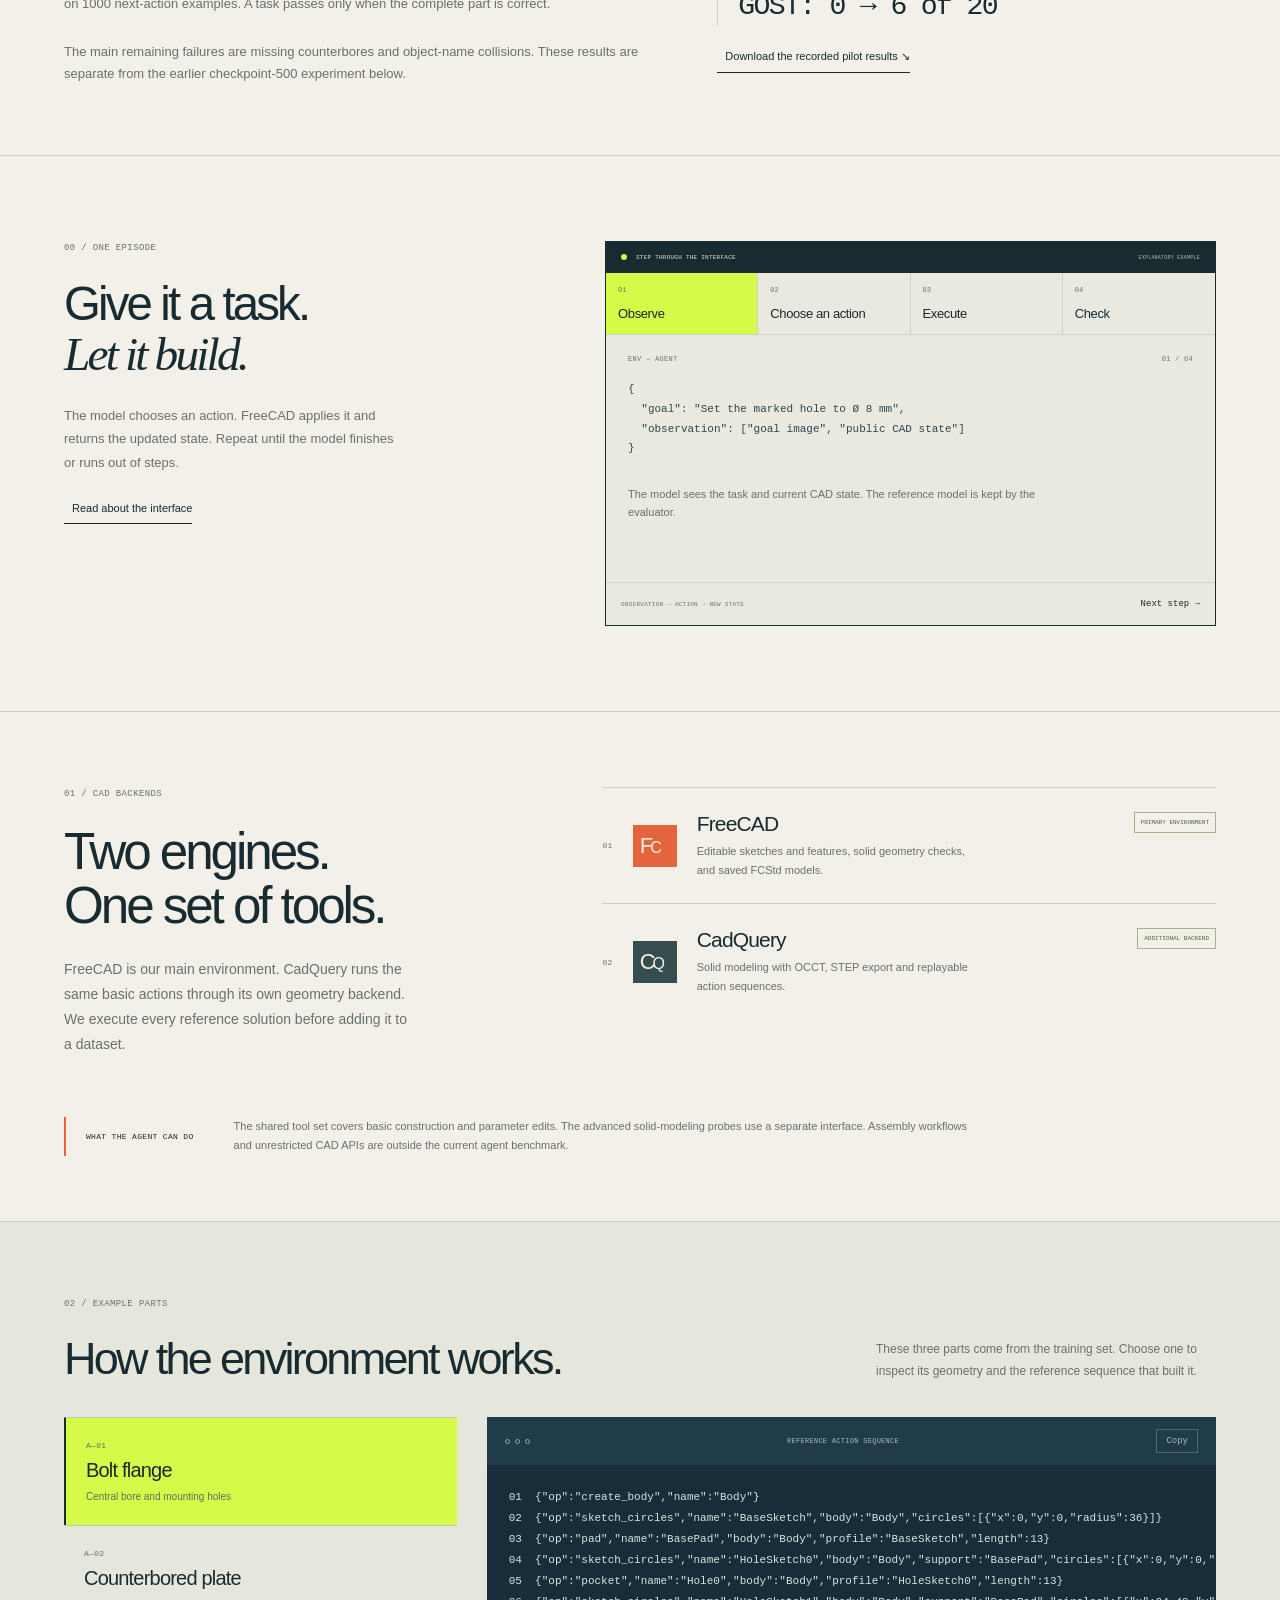
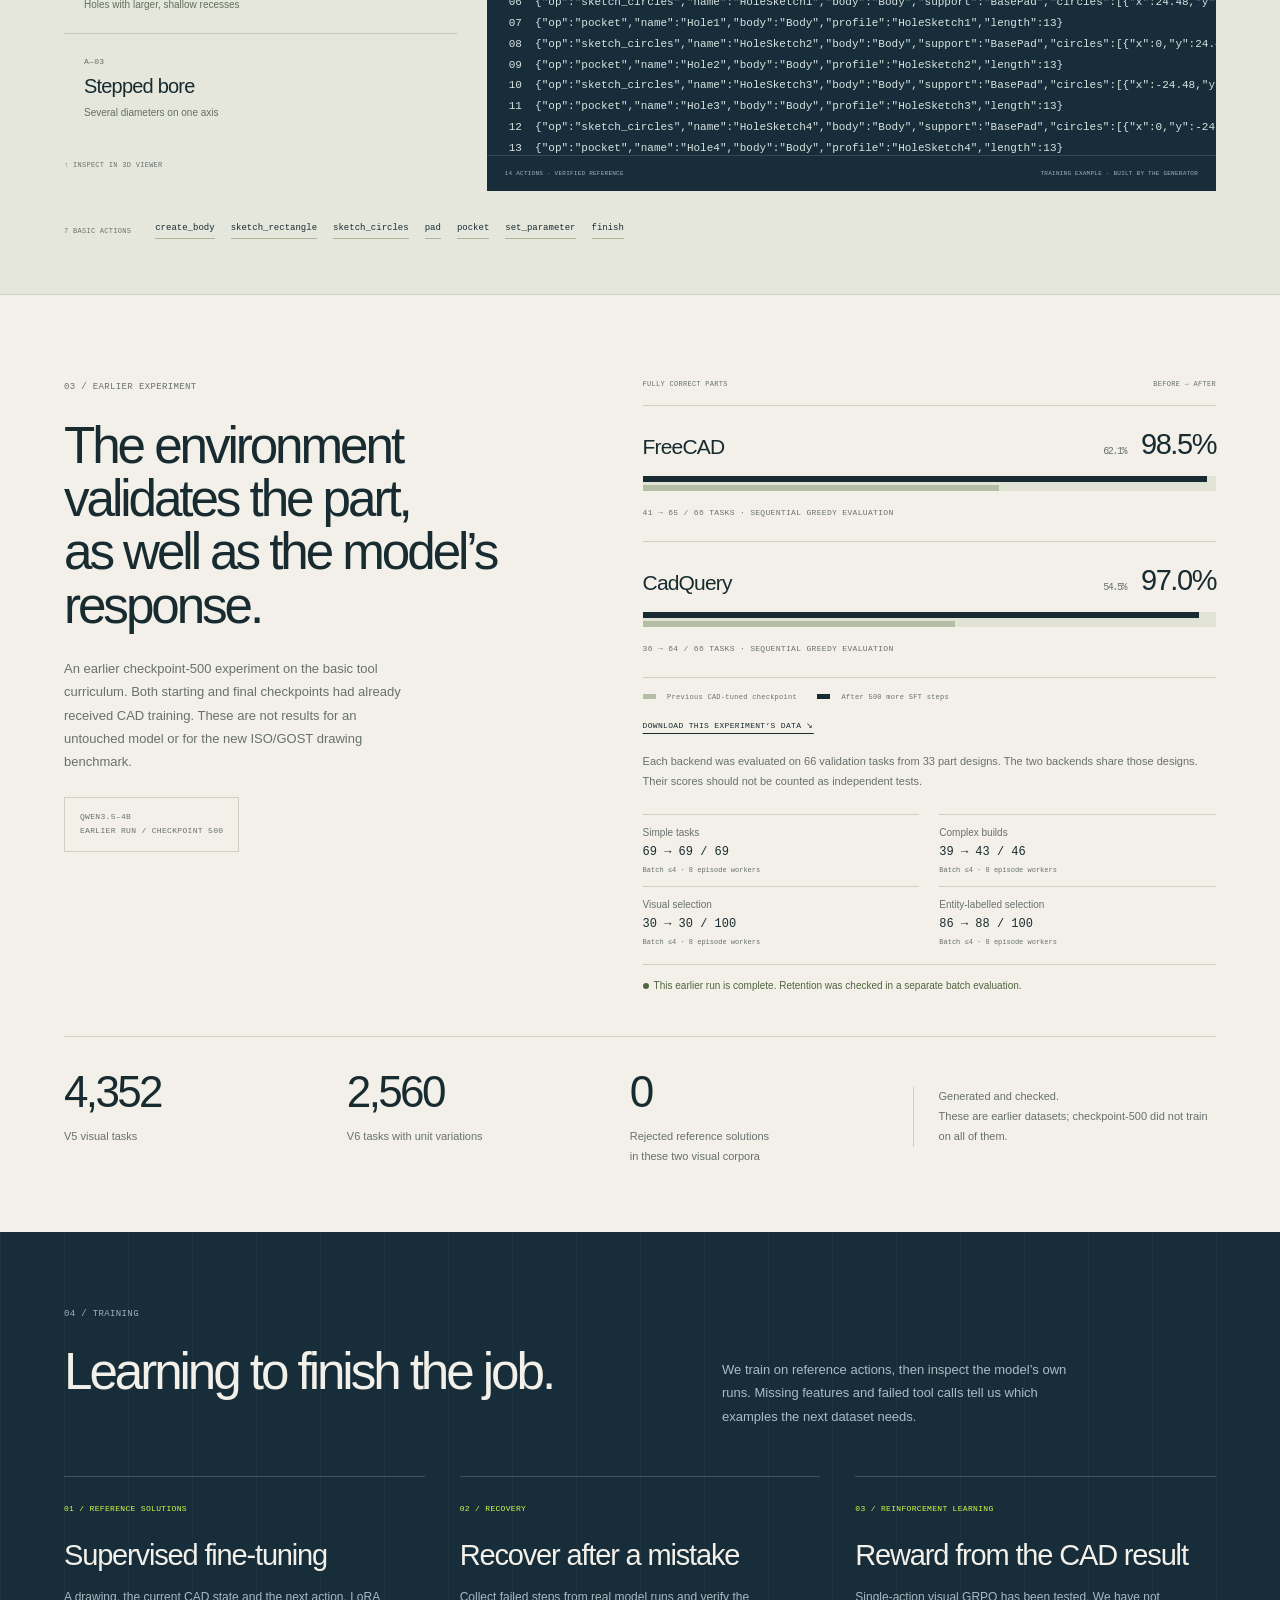
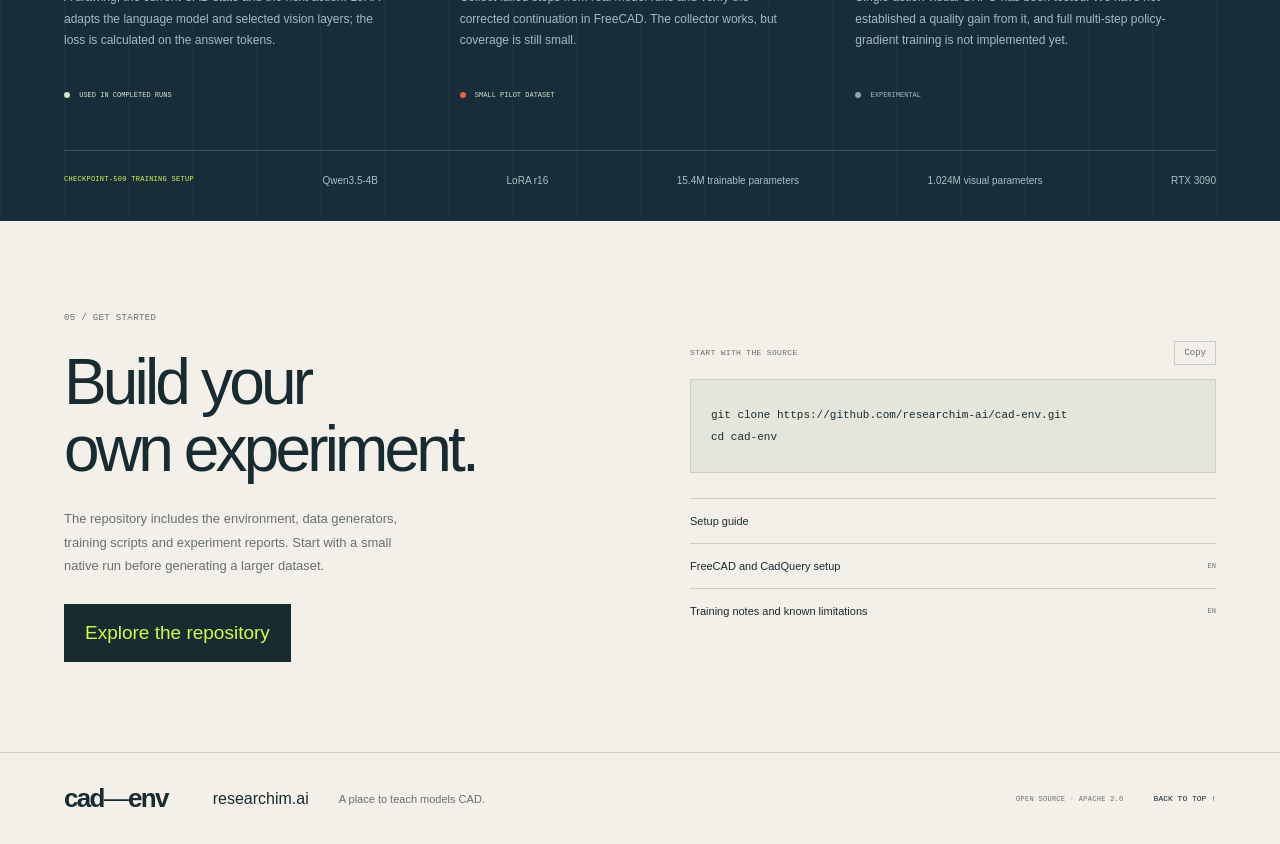
<file: cad-env/index.html>
<!DOCTYPE html>

<html lang="en">
<head><script>try{document.documentElement.lang=localStorage.getItem('cad-env-language')==='ru'?'ru':'en';}catch{}</script>
<meta charset="utf-8"/><meta content="width=device-width, initial-scale=1" name="viewport"/>
<meta content="Give a model a drawing and CAD tools. cad-env runs its actions in FreeCAD, checks the finished part and records the steps for training." name="description"/>
<meta content="#f2f0e8" name="theme-color"/><title>cad-env / Teach models to work in CAD.</title>
<link href="assets/icon.svg" rel="icon" type="image/svg+xml"/><link href="style.css?v=20261109-blog" rel="stylesheet"/>
<script defer="True" src="i18n.js?v=20261110-no-footer-stamp"></script><script defer="" src="app.js?v=20261110-no-footer-stamp"></script><script defer="" src="workspace.js?v=20261109-blog"></script><link href="journal.css?v=20261110-inputs" rel="stylesheet"/><script defer="" src="drawings.js?v=20261110"></script></head>
<body>
<a class="skip" href="#main"><span data-i18n="t001">Skip to content</span></a>
<header class="header"><a aria-label="cad-env home" class="brand" href="#"><svg aria-hidden="true" viewbox="0 0 28 30"><path d="m14 2 12 7v13l-12 7L2 22V9zM2 9l12 7 12-7M14 16v13M8 5l12 7v7l-6 4-6-4v-7l6-4"></path></svg>cad<span>—</span>env<span class="brand-dot"></span></a><nav aria-label="Main navigation" id="nav"><a href="#platform"><span data-i18n="t002">How it works</span></a><a href="#explorer"><span data-i18n="t003">Explore</span></a><a href="#evidence"><span data-i18n="t004">Evidence</span></a><a href="#training"><span data-i18n="t005">Training</span></a><a href="blog.html"><span data-i18n="nav_blog">Updates</span></a></nav><div aria-label="Language / Язык" class="language-switch" role="group"><button aria-pressed="true" data-language="en" lang="en" type="button">EN</button><button aria-pressed="false" data-language="ru" lang="ru" type="button">RU</button></div><a class="repo-link" href="https://github.com/researchim-ai/cad-env" rel="noreferrer" target="_blank"><span data-i18n="t006">View repository</span> </a><button aria-controls="nav" aria-expanded="false" aria-label="Toggle navigation" class="menu">☰</button></header>
<main id="main">
<section class="hero section" id="workspace"><div class="hero-top mono"><span><i class="dot"></i> <span data-i18n="t007">CAD TOOLS FOR LANGUAGE AND VISION MODELS</span></span><span class="edition"><span data-i18n="t008">PROJECT IN DEVELOPMENT</span></span></div><div class="hero-grid"><div class="hero-copy"><div aria-hidden="true" class="drawing-index mono">FIG. 001 <span>↙</span></div><p class="eyebrow mono"><span data-i18n="t009">BUILD A PART. CHECK THE RESULT.</span></p><h1><span data-i18n="t010">Teach agents</span><br/><span data-i18n="t011">to build</span><br/><em><span data-i18n="t012">in CAD.</span></em></h1><p class="hero-description"><span data-i18n="t013">Give a model a drawing and CAD tools. cad-env runs its actions in FreeCAD, checks the finished part and records the steps for training.</span></p><div class="hero-actions"><a class="button primary" href="#explorer"><span data-i18n="t014">See example parts</span> </a><a class="text-link" href="guide.html"><span data-i18n="t015">How to get started</span> <span>→</span></a></div><div class="hero-foot mono"><span><span data-i18n="t016">FreeCAD</span></span><span><span data-i18n="t017">CadQuery</span></span><span class="research-status"><i class="dot"></i><span data-i18n="w005">In development</span></span></div></div><div aria-label="Interactive native CAD reference viewer" class="viewport"><div class="viewport-top mono"><span><i class="dot"></i> <span data-i18n="t019">MODEL SPACE</span></span><span><span data-i18n="t020">FREECAD / TRAINING EXAMPLE</span></span></div><div class="workspace-tabs mono"><span class="workspace-tab active">◈ <span data-i18n="w001">Reference part</span></span><a class="workspace-tab" href="#agent-loop"><span data-i18n="w002">How an episode works</span></a><span class="workspace-file">.FCStd</span></div>
<div aria-hidden="true" class="viewport-ruler"><span>0</span><span>10</span><span>20</span><span>30</span><span>40</span><span>50</span></div>
<div class="feature-tree mono"><div data-i18n="w003">FEATURE HISTORY</div><ol id="feature-list"><li>create_body</li><li>sketch_circles</li><li>pad</li></ol></div>
<div class="dimension dimension-top"><span id="part-bounds">— × — × — mm</span></div>
<div aria-hidden="true" class="dimension dimension-side"><span>PARAMETRIC</span></div>
<div class="viewport-coordinate mono"><span aria-hidden="true" class="coordinate-cross">⌖</span><span data-i18n="w004">WORLD COORDINATES / mm</span></div>
<div aria-hidden="true" class="drawing-corner corner-tl"></div><div aria-hidden="true" class="drawing-corner corner-tr"></div><div aria-hidden="true" class="drawing-corner corner-bl"></div><div aria-hidden="true" class="drawing-corner corner-br"></div><canvas aria-label="Interactive 3D CAD model. Drag to orbit; use the zoom buttons." id="cad-view" tabindex="0"></canvas><div class="model-label"><span class="mono"><span data-i18n="t021">PART_001</span></span><strong id="model-name"><span data-i18n="t022">Bolt flange</span></strong><span id="model-subtitle"><span data-i18n="t023">FreeCAD · validated reference mesh</span></span></div><div class="viewport-controls"><button aria-pressed="false" id="wireframe" title="Toggle wireframe"><span data-i18n="t024">Wireframe</span></button><button aria-label="Zoom out" id="zoom-out">−</button><button aria-label="Zoom in" id="zoom-in">+</button><button id="reset-view" title="Reset camera">↺</button></div><span class="orbit-hint mono"><span data-i18n="t025">DRAG TO ORBIT · SCROLL TO ZOOM</span></span><div aria-hidden="true" class="axis"><span>X</span><span>Y</span><span>Z</span></div></div></div><div class="hero-bottom"><span class="mono"><span data-i18n="t026">THE MODEL BUILDS. FREECAD CHECKS.</span></span><div><span><span data-i18n="t027">Language + vision</span></span><b>→</b><span><span data-i18n="t028">JSON actions</span></span><b>→</b><span><span data-i18n="t029">CAD execution</span></span><b>→</b><span class="verified"><i class="dot"></i> <span data-i18n="t030">Result check</span></span></div></div></section>
<section class="project-update section" id="updates"><div class="update-story"><p class="eyebrow mono"><span data-i18n="news_kicker">LATEST / 09 NOV 2026</span></p><h2><span data-i18n="news_title">Drawings the model can work from.</span></h2><p><span data-i18n="news_body">One CAD part, paired ISO and GOST drawing profiles. We now generate views, sections and feature schedules, then turn them into image inputs and reference action sequences.</span></p><a class="text-link" href="drawing-update.html"><span data-i18n="news_link">Read the update and open the drawings</span></a><p class="update-status mono"><span data-i18n="news_status">DRAWING PROFILES · FULL CONFORMANCE NOT CONFIRMED</span></p><p><a class="text-link" data-i18n="writeup_read" href="tuning-results.html">Read the training report</a></p></div><div class="drawing-browser" id="drawings">
<div class="drawing-controls"><label data-i18n="drawing_choose" for="drawing-part">Example part</label><select id="drawing-part"><option data-i18n="drawing_bearing" value="bearing_cartridge">Bearing cartridge</option><option data-i18n="drawing_flange" value="adapter_flange">Adapter flange</option><option data-i18n="drawing_fixture" value="alignment_fixture">Alignment fixture</option></select><div aria-label="ISO / GOST" class="drawing-formats" role="group"><button aria-pressed="true" data-drawing-format="iso" type="button">ISO</button><button aria-pressed="false" data-drawing-format="gost" type="button"><span data-i18n="drawing_gost">GOST</span></button></div></div>
<a class="update-picture" href="assets/drawings/bearing_cartridge-iso-sheet.png" id="drawing-image-link" rel="noopener" target="_blank"><img alt="Bearing cartridge — ISO" height="1697" id="drawing-preview" loading="lazy" src="assets/drawings/bearing_cartridge-iso-sheet.png" width="2400"/><span class="cover-stamp mono" id="drawing-stamp">ISO · A3</span></a>
<div class="drawing-links"><a data-i18n="drawing_pdf" href="assets/drawings/bearing_cartridge-iso-pdf.pdf" id="drawing-pdf" rel="noopener" target="_blank">Open PDF · all sheets</a><a data-i18n="drawing_full" href="assets/drawings/bearing_cartridge-iso-sheet.png" id="drawing-full" rel="noopener" target="_blank">Full-size image</a></div><p aria-live="polite" class="drawing-caption" id="drawing-caption"></p></div><div class="drawing-pilot"><div><h3><span data-i18n="pilot_title">Drawing pilot: results after SFT</span></h3><p><span data-i18n="pilot_scope">Same 20 held-out parts in both profiles. Before: our previous CAD-tuned checkpoint. After: one epoch on 1000 next-action examples. A task passes only when the complete part is correct.</span></p></div><div class="pilot-scores"><strong><span data-i18n="pilot_iso">ISO: 0 → 3 of 20</span></strong><strong><span data-i18n="pilot_gost">GOST: 0 → 6 of 20</span></strong></div><p><span data-i18n="pilot_note">The main remaining failures are missing counterbores and object-name collisions. These results are separate from the earlier checkpoint-500 experiment below.</span></p><a class="text-link" download="" href="assets/drawing-pilot-results.json"><span data-i18n="latest_data_link">Download the recorded pilot results ↘</span></a></div></section><section aria-labelledby="loop-title" class="episode section" id="agent-loop">
<div class="episode-intro"><p class="eyebrow mono" data-i18n="w006">00 / ONE EPISODE</p><h2 id="loop-title"><span data-i18n="w007">Give it a task.</span><br/><em data-i18n="w008">Let it build.</em></h2><p data-i18n="w009">The model chooses an action. FreeCAD applies it and returns the updated state. Repeat until the model finishes or runs out of steps.</p><a class="text-link" href="guide.html"><span data-i18n="w010">Read about the interface</span></a></div>
<div class="episode-console"><div class="console-bar mono"><span><i class="dot"></i> <span data-i18n="w011">STEP THROUGH THE INTERFACE</span></span><span data-i18n="w012">EXPLANATORY EXAMPLE</span></div>
<div aria-label="Explore the agent loop" class="loop-stages" role="group"><button aria-pressed="true" data-phase="0" type="button"><small>01</small><span data-i18n="w013">Observe</span><b></b></button><button aria-pressed="false" data-phase="1" type="button"><small>02</small><span data-i18n="w014">Choose an action</span><b></b></button><button aria-pressed="false" data-phase="2" type="button"><small>03</small><span data-i18n="w015">Execute</span><b></b></button><button aria-pressed="false" data-phase="3" type="button"><small>04</small><span data-i18n="w016">Check</span><b></b></button></div>
<div aria-atomic="true" aria-live="polite" class="loop-detail"><div class="loop-detail-top mono"><span id="loop-direction">ENV → AGENT</span><span id="loop-index">01 / 04</span></div><pre id="loop-code"></pre><p id="loop-description"></p></div><div class="loop-bottom"><span class="mono" data-i18n="w017">OBSERVATION → ACTION → NEW STATE</span><button class="loop-next" id="loop-next" type="button"><span data-i18n="w018">Next step</span> →</button></div></div>
</section><section class="platform section" id="platform"><div class="section-intro"><p class="eyebrow mono"><span data-i18n="t031">01 / CAD BACKENDS</span></p><h2><span data-i18n="t032">Two engines.</span><br/><span data-i18n="t033">One set of tools.</span></h2><p><span data-i18n="t034">FreeCAD is our main environment. CadQuery runs the same basic actions through its own geometry backend. We execute every reference solution before adding it to a dataset.</span></p></div><div class="engine-list"><article><span class="engine-no mono">01</span><div class="engine-icon">F<span>C</span></div><div><h3><span data-i18n="t016">FreeCAD</span></h3><p><span data-i18n="t035">Editable sketches and features, solid geometry checks, and saved FCStd models.</span></p></div><span class="tag"><span data-i18n="t036">PRIMARY ENVIRONMENT</span></span></article><article><span class="engine-no mono">02</span><div class="engine-icon cq">C<span>Q</span></div><div><h3><span data-i18n="t017">CadQuery</span></h3><p><span data-i18n="t037">Solid modeling with OCCT, STEP export and replayable action sequences.</span></p></div><span class="tag"><span data-i18n="t038">ADDITIONAL BACKEND</span></span></article></div><div class="scope-note"><span class="mono"><span data-i18n="t041">WHAT THE AGENT CAN DO</span></span><p><span data-i18n="t042">The shared tool set covers basic construction and parameter edits. The advanced solid-modeling probes use a separate interface. Assembly workflows and unrestricted CAD APIs are outside the current agent benchmark.</span></p></div></section>
<section class="lab section" id="explorer"><div class="lab-heading"><div><p class="eyebrow mono"><span data-i18n="t043">02 / EXAMPLE PARTS</span></p><h2><span data-i18n="t044">How the environment works.</span></h2></div><p><span data-i18n="t045">These three parts come from the training set. Choose one to inspect its geometry and the reference sequence that built it.</span></p></div><div class="lab-layout"><div aria-label="Select example part" class="part-list" role="group"><button aria-pressed="true" class="part active" data-part="bolt_flange"><span class="mono"><span data-i18n="t046">A—01</span></span><strong><span data-i18n="t022">Bolt flange</span></strong><small><span data-i18n="t047">Central bore and mounting holes</span></small><b></b></button><button aria-pressed="false" class="part" data-part="counterbored_plate"><span class="mono"><span data-i18n="t048">A—02</span></span><strong><span data-i18n="t049">Counterbored plate</span></strong><small><span data-i18n="t050">Holes with larger, shallow recesses</span></small><b></b></button><button aria-pressed="false" class="part" data-part="stepped_bore"><span class="mono"><span data-i18n="t051">A—03</span></span><strong><span data-i18n="t052">Stepped bore</span></strong><small><span data-i18n="t053">Several diameters on one axis</span></small><b></b></button><a class="viewer-return mono" href="#main"><span data-i18n="t054">↑ INSPECT IN 3D VIEWER</span></a></div><div class="trajectory"><div class="terminal-head mono"><span><i></i><i></i><i></i></span><span><span data-i18n="t055">REFERENCE ACTION SEQUENCE</span></span><button class="copy-button" data-copy="trajectory-code"><span data-i18n="t056">Copy</span></button></div><pre id="trajectory-code"><code>Loading verified example…</code></pre><div class="trajectory-foot mono"><span id="action-count"><span data-i18n="t057">REFERENCE MODEL</span></span><span><span data-i18n="t058">TRAINING EXAMPLE · BUILT BY THE GENERATOR</span></span></div></div></div><div class="tool-strip"><span class="mono"><span data-i18n="t059">7 BASIC ACTIONS</span></span><code>create_body</code><code>sketch_rectangle</code><code>sketch_circles</code><code>pad</code><code>pocket</code><code>set_parameter</code><code>finish</code></div></section>
<section class="evidence section" id="evidence"><div class="evidence-title"><p class="eyebrow mono"><span data-i18n="t060">03 / EARLIER EXPERIMENT</span></p><h2><span data-i18n="t061">The environment validates the part,</span><br/><span data-i18n="t062">as well as the model’s response.</span></h2><p><span data-i18n="t063">An earlier checkpoint-500 experiment on the basic tool curriculum. Both starting and final checkpoints had already received CAD training. These are not results for an untouched model or for the new ISO/GOST drawing benchmark.</span></p><div class="evidence-stamp mono"><span data-i18n="t064">QWEN3.5–4B</span><br/><span data-i18n="t065">EARLIER RUN / CHECKPOINT 500</span></div></div><div class="result-panel"><div class="result-head mono"><span><span data-i18n="t066">FULLY CORRECT PARTS</span></span><span><span data-i18n="t067">BEFORE → AFTER</span></span></div><div aria-live="polite" id="results"></div><div class="result-legend mono"><span><i class="before-key"></i> <span data-i18n="t068">Previous CAD-tuned checkpoint</span></span><span><i class="after-key"></i> <span data-i18n="t069">After 500 more SFT steps</span></span></div><a class="measurement-link mono" download="cad-env-evidence.json" href="data.json"><span data-i18n="t070">DOWNLOAD THIS EXPERIMENT’S DATA ↘</span></a><p class="result-caveat"><span data-i18n="t071">Each backend was evaluated on 66 validation tasks from 33 part designs. The two backends share those designs. Their scores should not be counted as independent tests.</span></p><div class="retention-summary" id="retention-summary"></div><div class="evaluation-note"><i class="dot amber"></i><span id="eval-status"><span data-i18n="t072">Retention checks for this earlier run are complete.</span></span></div></div><div class="data-ribbon"><div><strong data-number="4352">4,352</strong><span><span data-i18n="t073">V5 visual tasks</span></span></div><div><strong data-number="2560">2,560</strong><span><span data-i18n="t074">V6 tasks with unit variations</span></span></div><div><strong data-number="0">0</strong><span><span data-i18n="t075">Rejected reference solutions</span><br/><span data-i18n="t076">in these two visual corpora</span></span></div><p><span data-i18n="t077">Generated and checked.</span><br/><span data-i18n="t078">These are earlier datasets; checkpoint-500 did not train on all of them.</span></p></div></section>
<section class="training section" id="training"><div class="training-top"><p class="eyebrow mono"><span data-i18n="t079">04 / TRAINING</span></p><h2><span data-i18n="t080">Learning to finish the job.</span></h2><p><span data-i18n="t081">We train on reference actions, then inspect the model’s own runs. Missing features and failed tool calls tell us which examples the next dataset needs.</span></p></div><div class="learning-stages"><article><span class="stage-num mono"><span data-i18n="t082">01 / REFERENCE SOLUTIONS</span></span><h3><span data-i18n="t083">Supervised fine-tuning</span></h3><p><span data-i18n="t084">A drawing, the current CAD state and the next action. LoRA adapts the language model and selected vision layers; the loss is calculated on the answer tokens.</span></p><div class="stage-status"><i class="dot"></i> <span data-i18n="t085">USED IN COMPLETED RUNS</span></div></article><article><span class="stage-num mono"><span data-i18n="t086">02 / RECOVERY</span></span><h3><span data-i18n="t087">Recover after a mistake</span></h3><p><span data-i18n="t088">Collect failed steps from real model runs and verify the corrected continuation in FreeCAD. The collector works, but coverage is still small.</span></p><div class="stage-status"><i class="dot amber"></i> <span data-i18n="t089">SMALL PILOT DATASET</span></div></article><article><span class="stage-num mono"><span data-i18n="t090">03 / REINFORCEMENT LEARNING</span></span><h3><span data-i18n="t091">Reward from the CAD result</span></h3><p><span data-i18n="t092">Single-action visual GRPO has been tested. We have not established a quality gain from it, and full multi-step policy-gradient training is not implemented yet.</span></p><div class="stage-status muted"><i class="dot gray"></i> <span data-i18n="t093">EXPERIMENTAL</span></div></article></div><div class="training-spec"><span class="mono"><span data-i18n="t094">CHECKPOINT-500 TRAINING SETUP</span></span><span><span data-i18n="t095">Qwen3.5-4B</span></span><span><span data-i18n="t096">LoRA r16</span></span><span><span data-i18n="t097">15.4M trainable parameters</span></span><span><span data-i18n="t098">1.024M visual parameters</span></span><span><span data-i18n="t099">RTX 3090</span></span></div></section>
<section class="start section" id="start"><div><p class="eyebrow mono"><span data-i18n="t100">05 / GET STARTED</span></p><h2><span data-i18n="t101">Build your</span><br/><span data-i18n="t102">own experiment.</span></h2><p><span data-i18n="t103">The repository includes the environment, data generators, training scripts and experiment reports. Start with a small native run before generating a larger dataset.</span></p><a class="button primary" href="https://github.com/researchim-ai/cad-env" rel="noreferrer" target="_blank"><span data-i18n="t104">Explore the repository</span> </a></div><div class="quickstart"><div class="mono"><span data-i18n="t105">START WITH THE SOURCE</span> <button class="copy-button" data-copy="clone-code"><span data-i18n="t056">Copy</span></button></div><pre id="clone-code">git clone https://github.com/researchim-ai/cad-env.git
cd cad-env</pre><a href="guide.html"><span data-i18n="t106">Setup guide</span> </a><a href="docs/multicad.md" hreflang="en" rel="noreferrer" target="_blank" title="Original technical documentation in English"><span data-i18n="t107">FreeCAD and CadQuery setup</span> <small class="doc-language" lang="en">EN</small></a><a href="docs/training-audit.md" hreflang="en" rel="noreferrer" target="_blank" title="Original technical documentation in English"><span data-i18n="t108">Training notes and known limitations</span> <small class="doc-language" lang="en">EN</small></a></div></section>
</main><footer class="section"><a class="brand" href="#">cad<span>—</span>env</a><a href="../">researchim.ai</a><span><span data-i18n="t109">A place to teach models CAD.</span></span><span class="mono"><span data-i18n="t110">OPEN SOURCE · APACHE 2.0</span></span><a href="#main"><span data-i18n="t111">BACK TO TOP ↑</span></a></footer><div aria-live="polite" class="toast" role="status"></div>
</body></html>
</file>
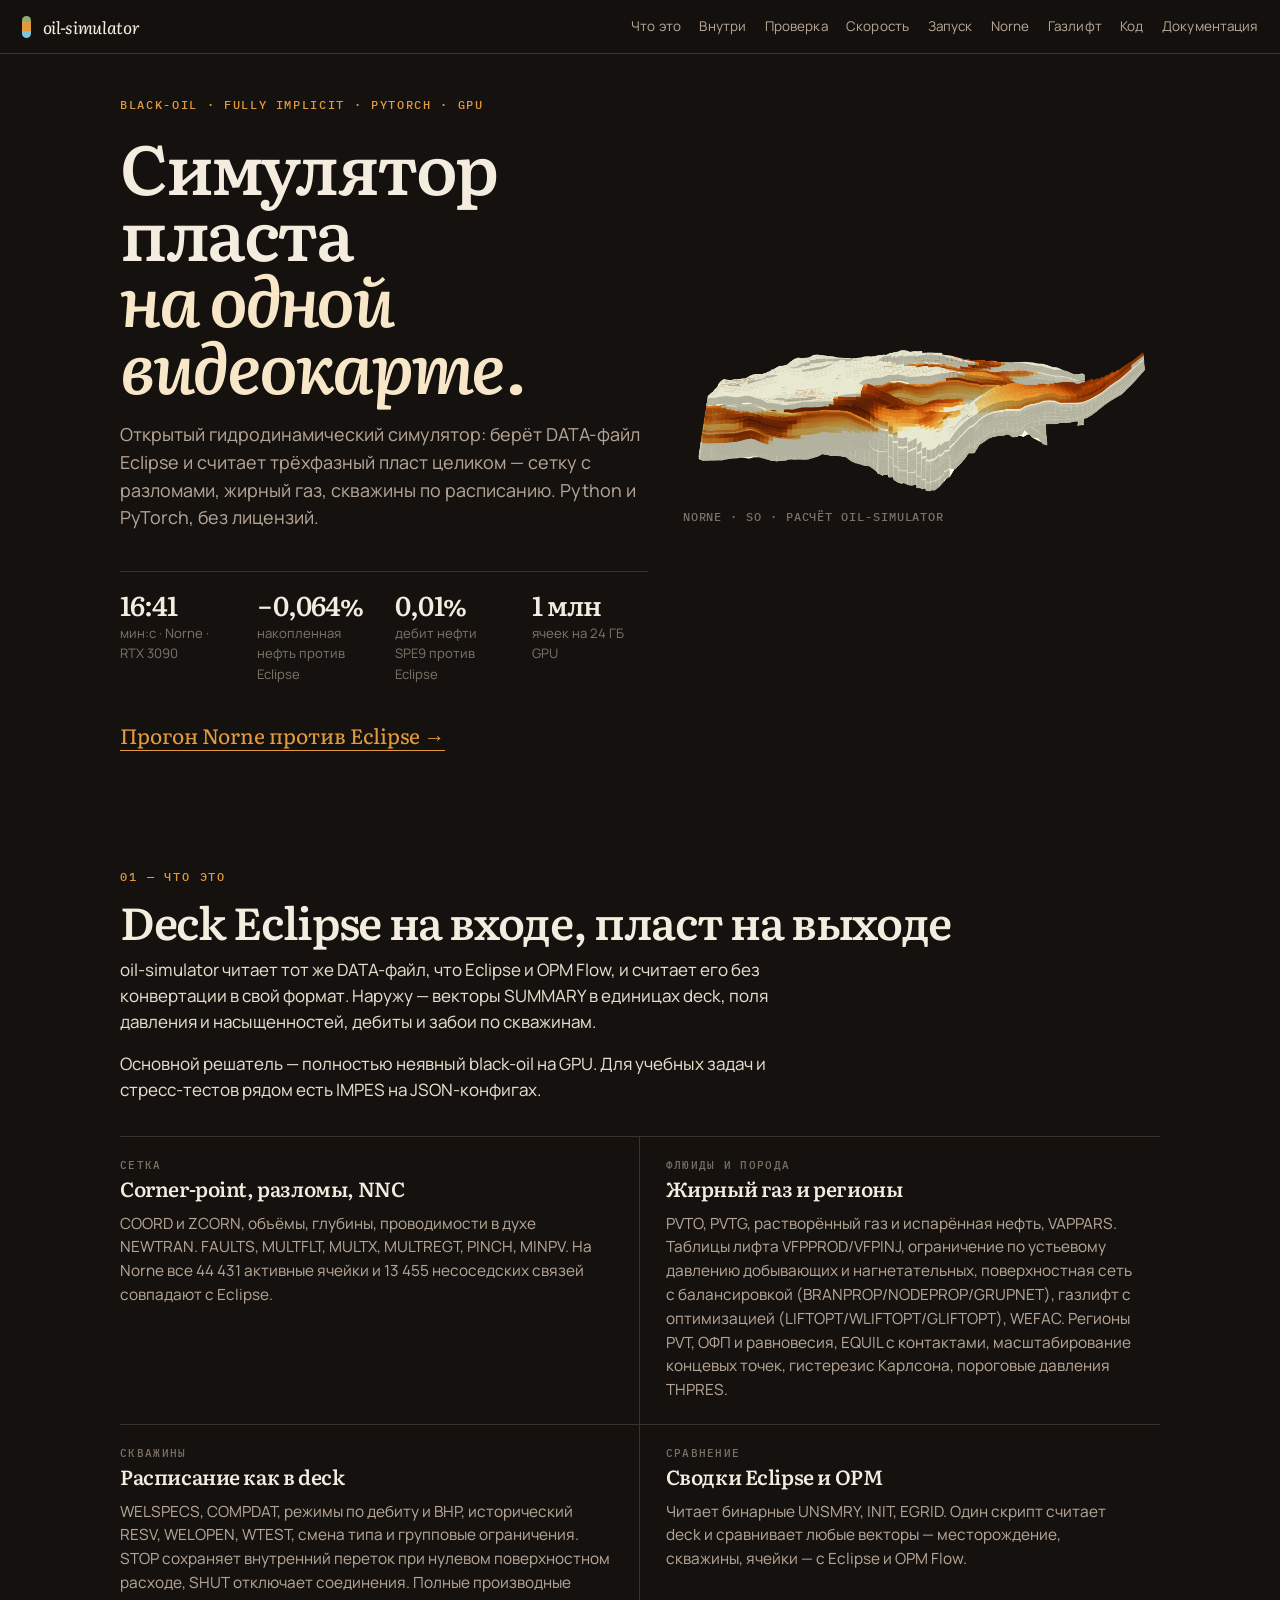
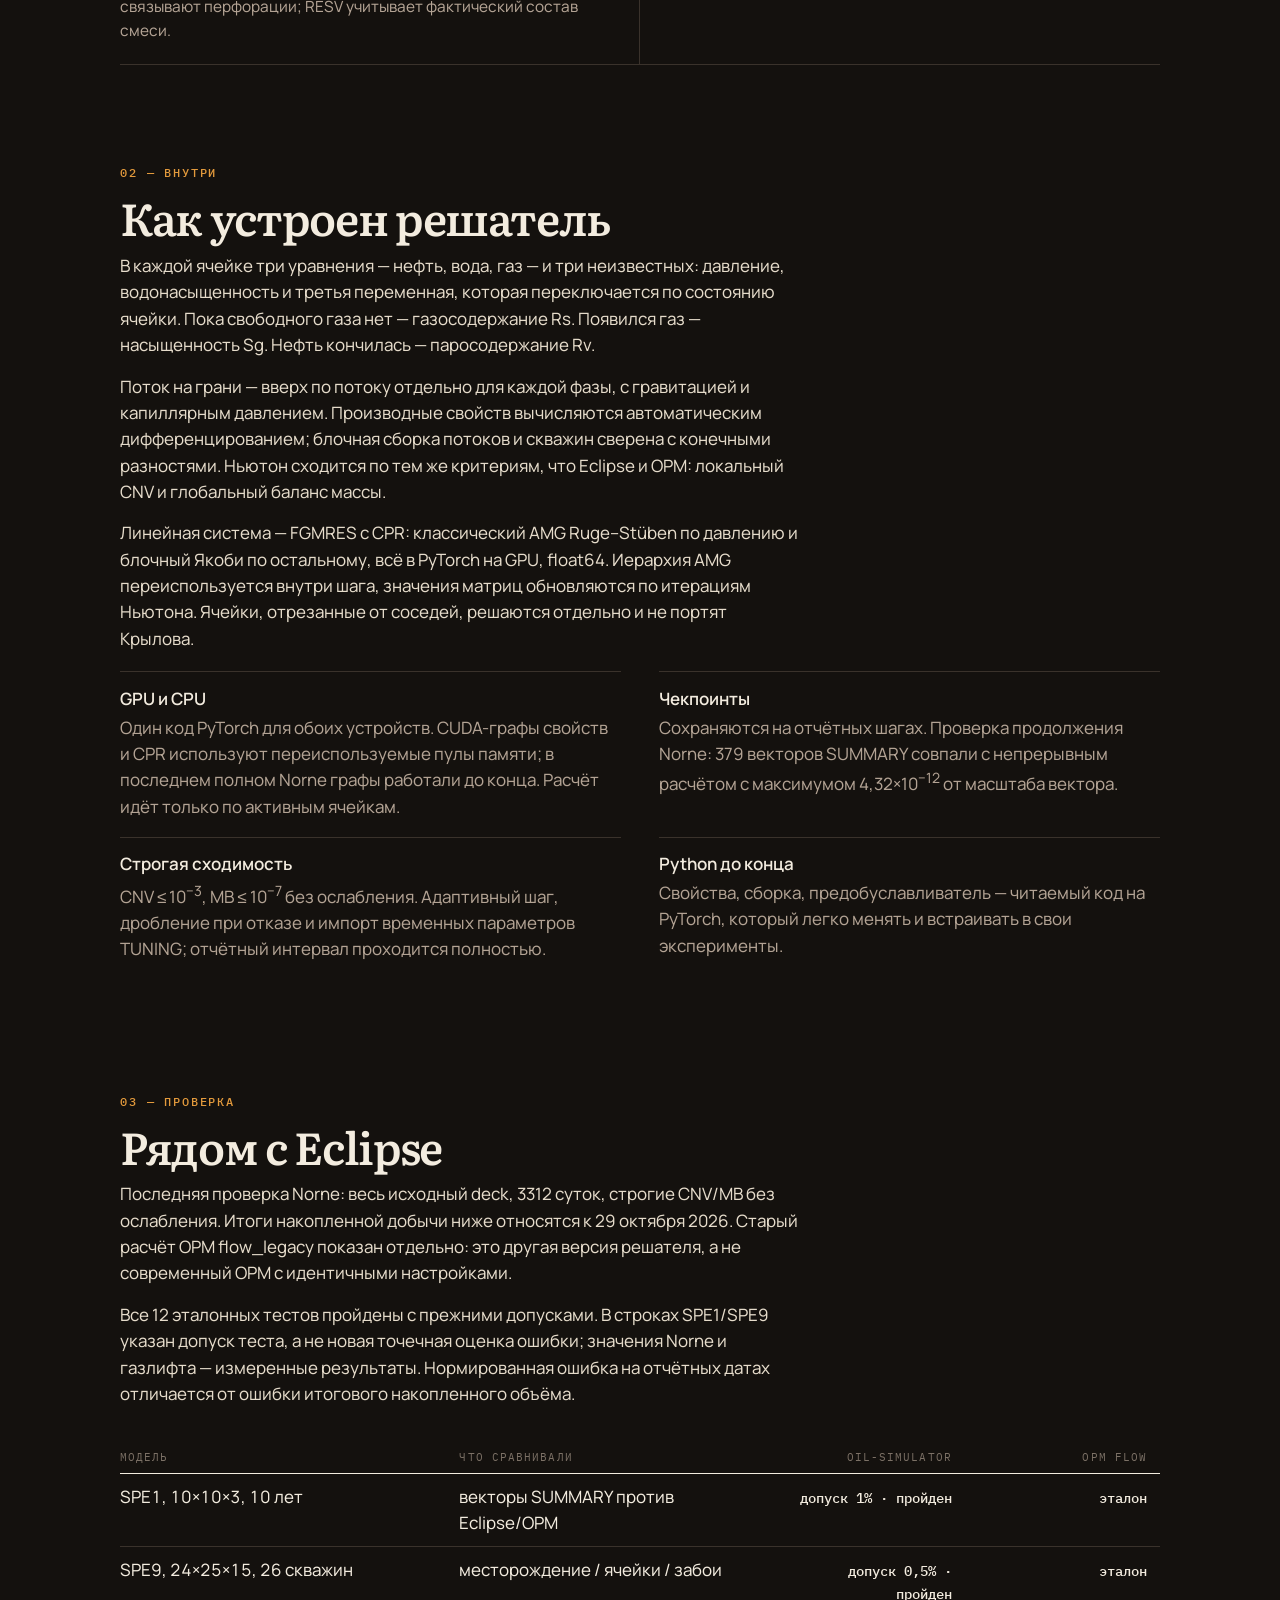
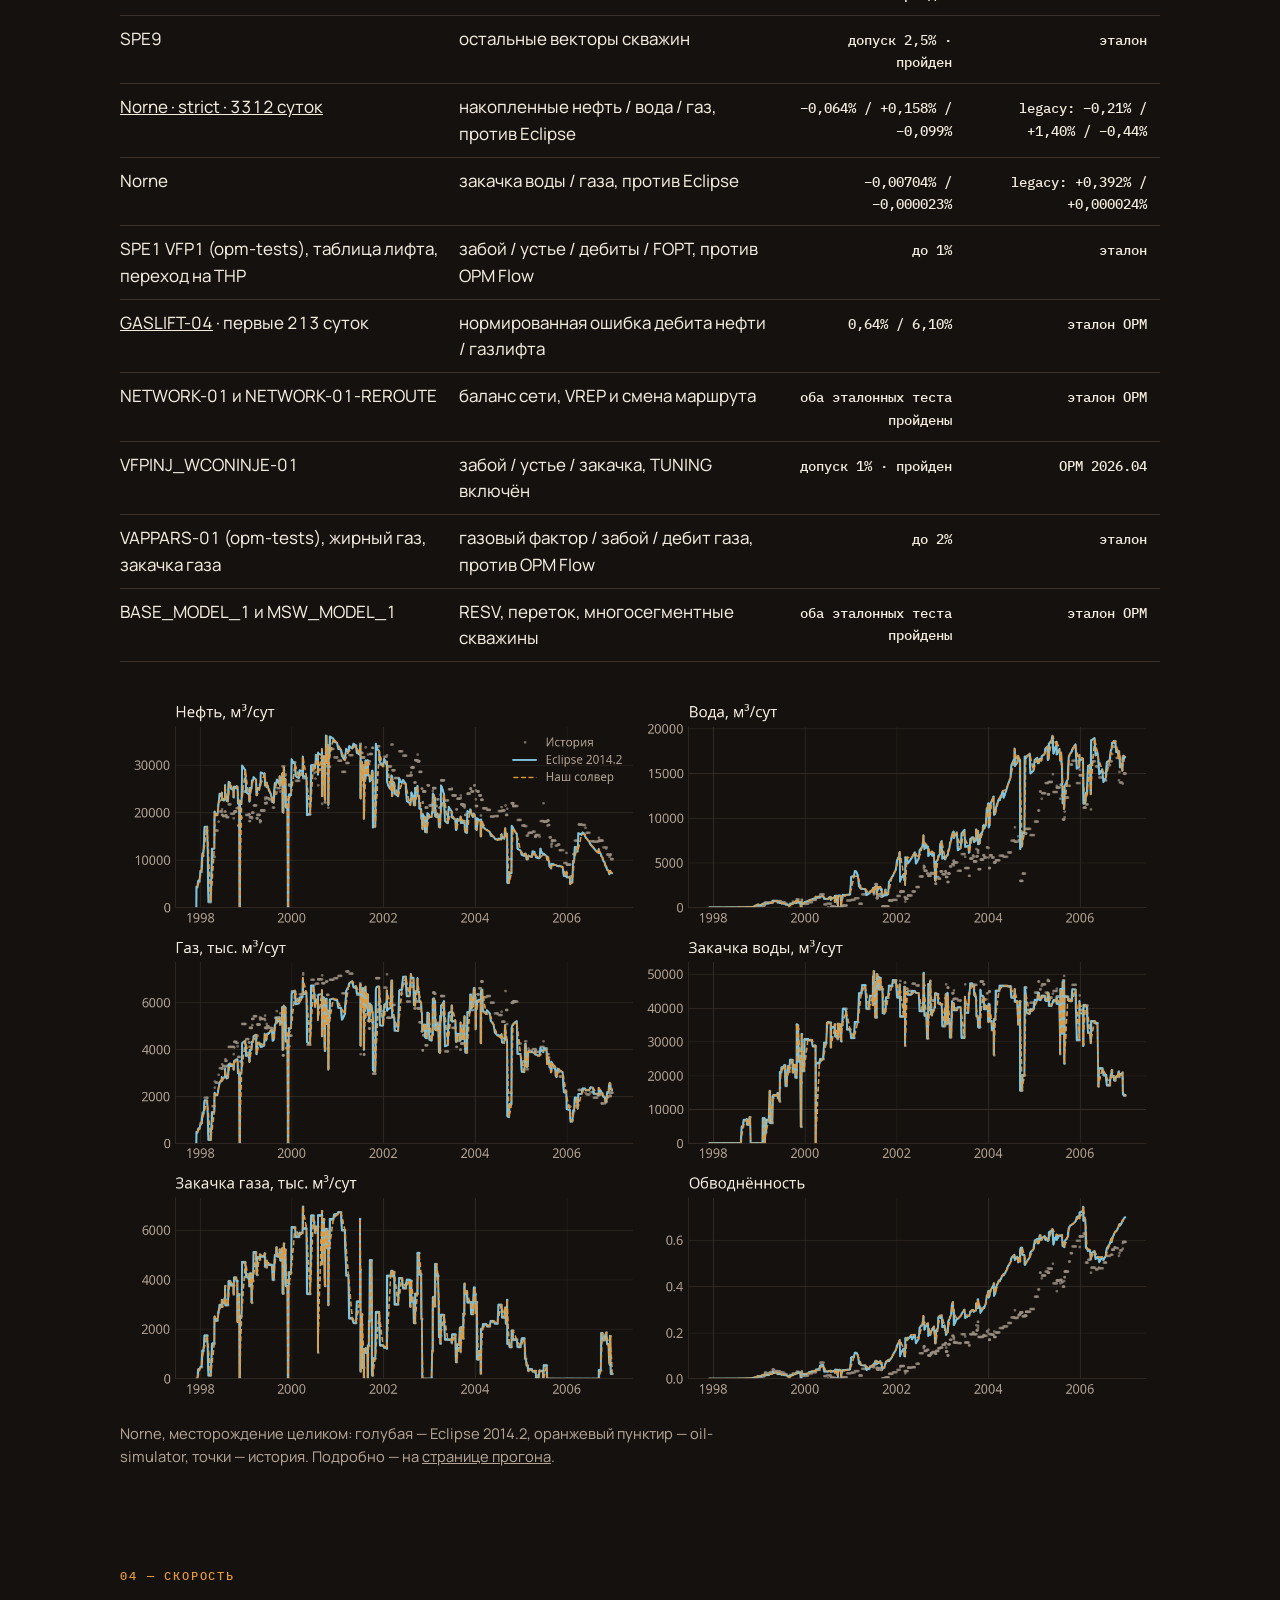
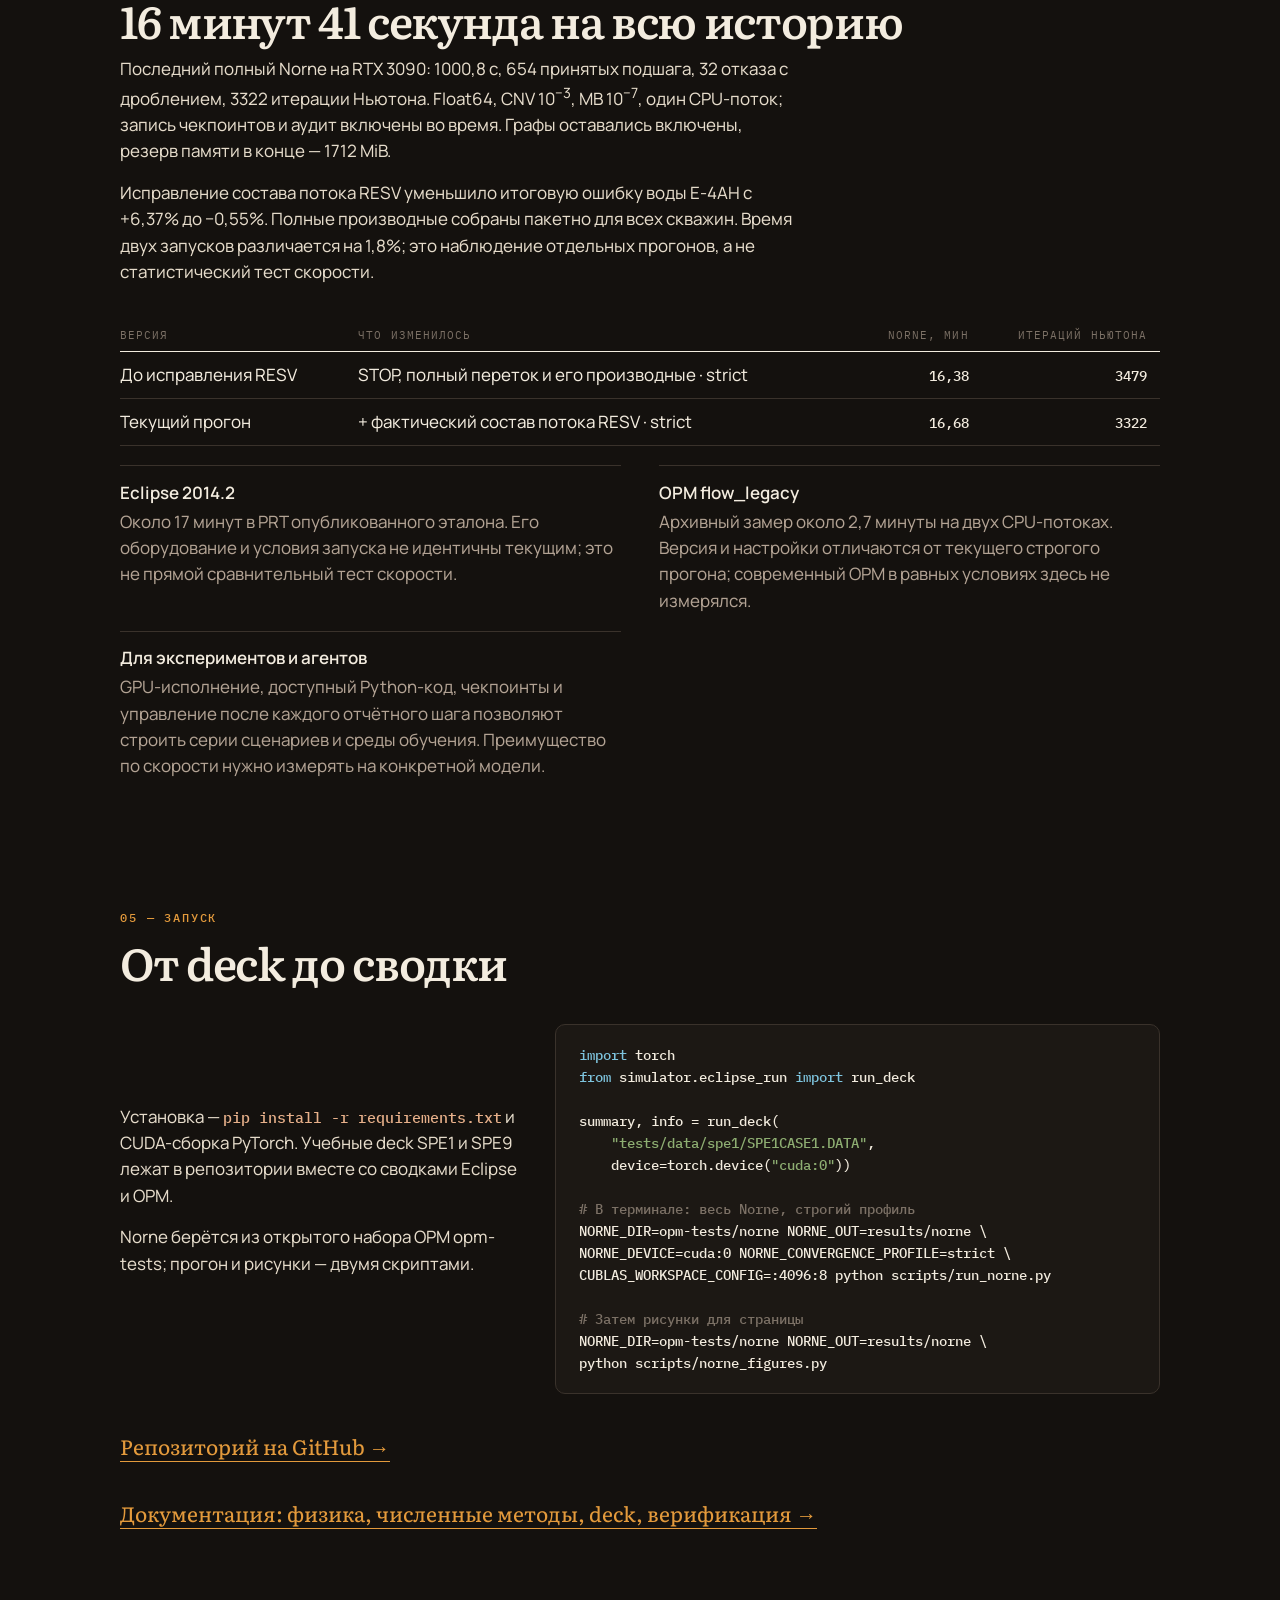
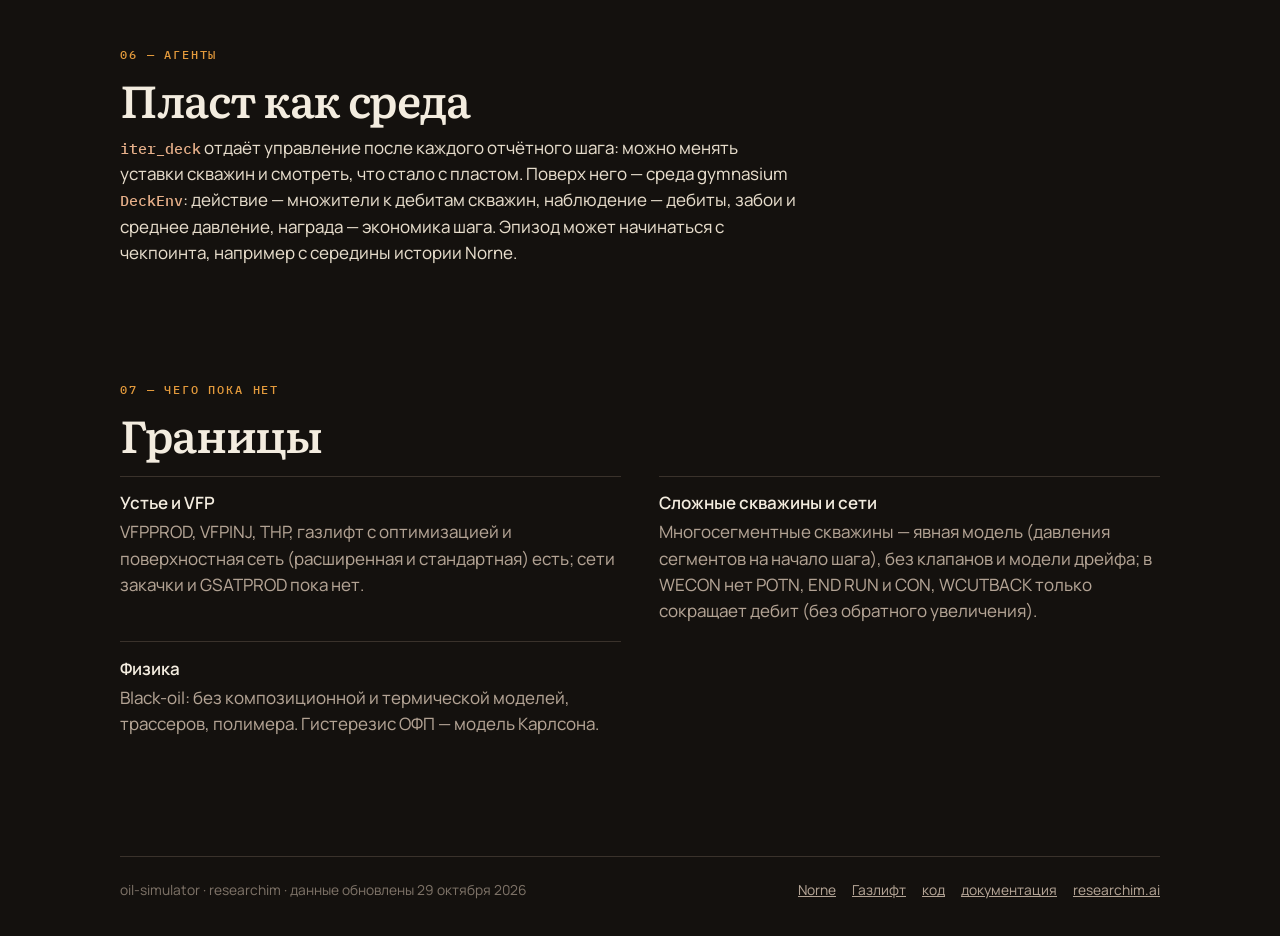
<file: oil-simulator/index.html>
<!DOCTYPE html>

<html lang="ru">
<head>
<meta charset="utf-8"/>
<meta content="width=device-width, initial-scale=1" name="viewport"/>
<title>oil-simulator — открытый black-oil симулятор на PyTorch</title>
<meta content="Открытый black-oil симулятор на PyTorch. Norne: 3312 суток за 16 мин 41 с на RTX 3090, строгие CNV/MB, сравнение с Eclipse и OPM." name="description"/>
<meta content="#14110e" name="theme-color"/>
<link href="favicon.svg" rel="icon" type="image/svg+xml"/>
<link href="style.css?v=20261029-resv" rel="stylesheet"/>
</head>
<body>
<header class="top">
<a class="brand" href="#top"><i></i>oil-simulator</a>
<nav>
<a href="#what">Что это</a>
<a href="#inside">Внутри</a>
<a href="#check">Проверка</a>
<a href="#speed">Скорость</a>
<a href="#start">Запуск</a>
<a href="norne.html">Norne</a>
<a href="gaslift.html">Газлифт</a>
<a href="https://github.com/researchim-ai/oil-simulator-py">Код</a>
<a href="https://github.com/researchim-ai/oil-simulator-py/tree/main/docs">Документация</a>
</nav>
</header>
<nav aria-label="Разделы" class="rail">
<a href="#what">01 Что это</a>
<a href="#inside">02 Внутри</a>
<a href="#check">03 Проверка</a>
<a href="#speed">04 Скорость</a>
<a href="#start">05 Запуск</a>
<a href="#agents">06 Агенты</a>
<a href="#limits">07 Границы</a>
</nav>
<main id="top">
<header class="hero">
<div class="wrap hero-grid">
<div>
<p class="kicker">black-oil · fully implicit · pytorch · gpu</p>
<h1>Симулятор пласта<br/><em>на одной видеокарте.</em></h1>
<p class="lede">Открытый гидродинамический симулятор: берёт DATA-файл Eclipse и считает трёхфазный пласт целиком — сетку с разломами, жирный газ, скважины по расписанию. Python и PyTorch, без лицензий.</p>
<div class="metrics">
<div><b>16:41</b><span>мин:с · Norne · RTX 3090</span></div>
<div><b>−0,064%</b><span>накопленная нефть против Eclipse</span></div>
<div><b>0,01%</b><span>дебит нефти SPE9 против Eclipse</span></div>
<div><b>1 млн</b><span>ячеек на 24 ГБ GPU</span></div>
</div>
<p class="cta"><a href="norne.html">Прогон Norne против Eclipse →</a></p>
</div>
<figure class="shot">
<img alt="Corner-point модель Norne, нефтенасыщенность" src="assets/3d_so_end.png?v=20261029-resv"/>
<figcaption>Norne · So · расчёт oil-simulator</figcaption>
</figure>
</div>
</header>
<section id="what">
<div class="wrap">
<p class="index">01 — что это</p>
<h2>Deck Eclipse на входе, пласт на выходе</h2>
<div class="prose">
<p>oil-simulator читает тот же DATA-файл, что Eclipse и OPM Flow, и считает его без конвертации в свой формат. Наружу — векторы SUMMARY в единицах deck, поля давления и насыщенностей, дебиты и забои по скважинам.</p>
<p>Основной решатель — полностью неявный black-oil на GPU. Для учебных задач и стресс-тестов рядом есть IMPES на JSON-конфигах.</p>
</div>
<div class="strata">
<article>
<div class="tag">Сетка</div>
<h3>Corner-point, разломы, NNC</h3>
<p>COORD и ZCORN, объёмы, глубины, проводимости в духе NEWTRAN. FAULTS, MULTFLT, MULTX, MULTREGT, PINCH, MINPV. На Norne все 44 431 активные ячейки и 13 455 несоседских связей совпадают с Eclipse.</p>
</article>
<article>
<div class="tag">Флюиды и порода</div>
<h3>Жирный газ и регионы</h3>
<p>PVTO, PVTG, растворённый газ и испарённая нефть, VAPPARS. Таблицы лифта VFPPROD/VFPINJ, ограничение по устьевому давлению добывающих и нагнетательных, поверхностная сеть с балансировкой (BRANPROP/NODEPROP/GRUPNET), газлифт с оптимизацией (LIFTOPT/WLIFTOPT/GLIFTOPT), WEFAC. Регионы PVT, ОФП и равновесия, EQUIL с контактами, масштабирование концевых точек, гистерезис Карлсона, пороговые давления THPRES.</p>
</article>
<article>
<div class="tag">Скважины</div>
<h3>Расписание как в deck</h3>
<p>WELSPECS, COMPDAT, режимы по дебиту и BHP, исторический RESV, WELOPEN, WTEST, смена типа и групповые ограничения. STOP сохраняет внутренний переток при нулевом поверхностном расходе, SHUT отключает соединения. Полные производные связывают перфорации; RESV учитывает фактический состав смеси.</p>
</article>
<article>
<div class="tag">Сравнение</div>
<h3>Сводки Eclipse и OPM</h3>
<p>Читает бинарные UNSMRY, INIT, EGRID. Один скрипт считает deck и сравнивает любые векторы — месторождение, скважины, ячейки — с Eclipse и OPM Flow.</p>
</article>
</div>
</div>
</section>
<section id="inside">
<div class="wrap">
<p class="index">02 — внутри</p>
<h2>Как устроен решатель</h2>
<div class="prose">
<p>В каждой ячейке три уравнения — нефть, вода, газ — и три неизвестных: давление, водонасыщенность и третья переменная, которая переключается по состоянию ячейки. Пока свободного газа нет — газосодержание Rs. Появился газ — насыщенность Sg. Нефть кончилась — паросодержание Rv.</p>
<p>Поток на грани — вверх по потоку отдельно для каждой фазы, с гравитацией и капиллярным давлением. Производные свойств вычисляются автоматическим дифференцированием; блочная сборка потоков и скважин сверена с конечными разностями. Ньютон сходится по тем же критериям, что Eclipse и OPM: локальный CNV и глобальный баланс массы.</p>
<p>Линейная система — FGMRES с CPR: классический AMG Ruge–Stüben по давлению и блочный Якоби по остальному, всё в PyTorch на GPU, float64. Иерархия AMG переиспользуется внутри шага, значения матриц обновляются по итерациям Ньютона. Ячейки, отрезанные от соседей, решаются отдельно и не портят Крылова.</p>
</div>
<ul class="limits">
<li><strong>GPU и CPU</strong>Один код PyTorch для обоих устройств. CUDA-графы свойств и CPR используют переиспользуемые пулы памяти; в последнем полном Norne графы работали до конца. Расчёт идёт только по активным ячейкам.</li>
<li><strong>Чекпоинты</strong>Сохраняются на отчётных шагах. Проверка продолжения Norne: 379 векторов SUMMARY совпали с непрерывным расчётом с максимумом 4,32×10<sup>−12</sup> от масштаба вектора.</li>
<li><strong>Строгая сходимость</strong>CNV ≤ 10<sup>−3</sup>, MB ≤ 10<sup>−7</sup> без ослабления. Адаптивный шаг, дробление при отказе и импорт временных параметров TUNING; отчётный интервал проходится полностью.</li>
<li><strong>Python до конца</strong>Свойства, сборка, предобуславливатель — читаемый код на PyTorch, который легко менять и встраивать в свои эксперименты.</li>
</ul>
</div>
</section>
<section id="check">
<div class="wrap">
<p class="index">03 — проверка</p>
<h2>Рядом с Eclipse</h2>
<div class="prose"><p>Последняя проверка Norne: весь исходный deck, 3312 суток, строгие CNV/MB без ослабления. Итоги накопленной добычи ниже относятся к 29 октября 2026. Старый расчёт OPM flow_legacy показан отдельно: это другая версия решателя, а не современный OPM с идентичными настройками.</p><p>Все 12 эталонных тестов пройдены с прежними допусками. В строках SPE1/SPE9 указан допуск теста, а не новая точечная оценка ошибки; значения Norne и газлифта — измеренные результаты. Нормированная ошибка на отчётных датах отличается от ошибки итогового накопленного объёма.</p></div>
<div class="table-wrap">
<table class="bench">
<thead>
<tr><th>модель</th><th>что сравнивали</th><th class="num">oil-simulator</th><th class="num">OPM Flow</th></tr>
</thead>
<tbody>
<tr><td>SPE1, 10×10×3, 10 лет</td><td>векторы SUMMARY против Eclipse/OPM</td><td class="num">допуск 1% · пройден</td><td class="num">эталон</td></tr>
<tr><td>SPE9, 24×25×15, 26 скважин</td><td>месторождение / ячейки / забои</td><td class="num">допуск 0,5% · пройден</td><td class="num">эталон</td></tr>
<tr><td>SPE9</td><td>остальные векторы скважин</td><td class="num">допуск 2,5% · пройден</td><td class="num">эталон</td></tr>
<tr><td><a href="norne.html">Norne · strict · 3312 суток</a></td><td>накопленные нефть / вода / газ, против Eclipse</td><td class="num">−0,064% / +0,158% / −0,099%</td><td class="num">legacy: −0,21% / +1,40% / −0,44%</td></tr>
<tr><td>Norne</td><td>закачка воды / газа, против Eclipse</td><td class="num">−0,00704% / −0,000023%</td><td class="num">legacy: +0,392% / +0,000024%</td></tr>
<tr><td>SPE1 VFP1 (opm-tests), таблица лифта, переход на THP</td><td>забой / устье / дебиты / FOPT, против OPM Flow</td><td class="num">до 1%</td><td class="num">эталон</td></tr>
<tr><td><a href="gaslift.html">GASLIFT-04</a> · первые 213 суток</td><td>нормированная ошибка дебита нефти / газлифта</td><td class="num">0,64% / 6,10%</td><td class="num">эталон OPM</td></tr>
<tr><td>NETWORK-01 и NETWORK-01-REROUTE</td><td>баланс сети, VREP и смена маршрута</td><td class="num">оба эталонных теста пройдены</td><td class="num">эталон OPM</td></tr>
<tr><td>VFPINJ_WCONINJE-01</td><td>забой / устье / закачка, TUNING включён</td><td class="num">допуск 1% · пройден</td><td class="num">OPM 2026.04</td></tr>
<tr><td>VAPPARS-01 (opm-tests), жирный газ, закачка газа</td><td>газовый фактор / забой / дебит газа, против OPM Flow</td><td class="num">до 2%</td><td class="num">эталон</td></tr>
<tr><td>BASE_MODEL_1 и MSW_MODEL_1</td><td>RESV, переток, многосегментные скважины</td><td class="num">оба эталонных теста пройдены</td><td class="num">эталон OPM</td></tr></tbody>
</table>
</div>
<figure>
<img alt="Дебиты Norne: наш солвер, Eclipse и история" class="chart" src="assets/rates.png?v=20261029-resv"/>
<figcaption>Norne, месторождение целиком: голубая — Eclipse 2014.2, оранжевый пунктир — oil-simulator, точки — история. Подробно — на <a href="norne.html">странице прогона</a>.</figcaption>
</figure>
</div>
</section>
<section id="speed">
<div class="wrap">
<p class="index">04 — скорость</p>
<h2>16 минут 41 секунда на всю историю</h2>
<div class="prose"><p>Последний полный Norne на RTX 3090: 1000,8 с, 654 принятых подшага, 32 отказа с дроблением, 3322 итерации Ньютона. Float64, CNV 10<sup>−3</sup>, MB 10<sup>−7</sup>, один CPU-поток; запись чекпоинтов и аудит включены во время. Графы оставались включены, резерв памяти в конце — 1712 MiB.</p><p>Исправление состава потока RESV уменьшило итоговую ошибку воды E-4AH с +6,37% до −0,55%. Полные производные собраны пакетно для всех скважин. Время двух запусков различается на 1,8%; это наблюдение отдельных прогонов, а не статистический тест скорости.</p></div>
<div class="table-wrap">
<table class="bench">
<thead>
<tr><th>версия</th><th>что изменилось</th><th class="num">Norne, мин</th><th class="num">итераций Ньютона</th></tr>
</thead>
<tbody><tr><td>До исправления RESV</td><td>STOP, полный переток и его производные · strict</td><td class="num">16,38</td><td class="num">3479</td></tr><tr><td>Текущий прогон</td><td>+ фактический состав потока RESV · strict</td><td class="num">16,68</td><td class="num">3322</td></tr></tbody>
</table>
</div>
<ul class="limits">
<li><strong>Eclipse 2014.2</strong>Около 17 минут в PRT опубликованного эталона. Его оборудование и условия запуска не идентичны текущим; это не прямой сравнительный тест скорости.</li>
<li><strong>OPM flow_legacy</strong>Архивный замер около 2,7 минуты на двух CPU-потоках. Версия и настройки отличаются от текущего строгого прогона; современный OPM в равных условиях здесь не измерялся.</li>
<li><strong>Для экспериментов и агентов</strong>GPU-исполнение, доступный Python-код, чекпоинты и управление после каждого отчётного шага позволяют строить серии сценариев и среды обучения. Преимущество по скорости нужно измерять на конкретной модели.</li>
</ul>
</div>
</section>
<section id="start">
<div class="wrap">
<p class="index">05 — запуск</p>
<h2>От deck до сводки</h2>
<div class="split">
<div class="prose">
<p>Установка — <code>pip install -r requirements.txt</code> и CUDA-сборка PyTorch. Учебные deck SPE1 и SPE9 лежат в репозитории вместе со сводками Eclipse и OPM.</p>
<p>Norne берётся из открытого набора OPM opm-tests; прогон и рисунки — двумя скриптами.</p>
</div>
<pre class="code"><span class="k">import</span> torch
<span class="k">from</span> simulator.eclipse_run <span class="k">import</span> run_deck

summary, info = run_deck(
    <span class="s">"tests/data/spe1/SPE1CASE1.DATA"</span>,
    device=torch.device(<span class="s">"cuda:0"</span>))

<span class="c"># В терминале: весь Norne, строгий профиль</span>
NORNE_DIR=opm-tests/norne NORNE_OUT=results/norne \
NORNE_DEVICE=cuda:0 NORNE_CONVERGENCE_PROFILE=strict \
CUBLAS_WORKSPACE_CONFIG=:4096:8 python scripts/run_norne.py

<span class="c"># Затем рисунки для страницы</span>
NORNE_DIR=opm-tests/norne NORNE_OUT=results/norne \
python scripts/norne_figures.py</pre>
</div>
<p class="cta"><a href="https://github.com/researchim-ai/oil-simulator-py">Репозиторий на GitHub →</a></p>
<p class="cta"><a href="https://github.com/researchim-ai/oil-simulator-py/tree/main/docs">Документация: физика, численные методы, deck, верификация →</a></p>
</div>
</section>
<section id="agents">
<div class="wrap">
<p class="index">06 — агенты</p>
<h2>Пласт как среда</h2>
<div class="prose">
<p><code>iter_deck</code> отдаёт управление после каждого отчётного шага: можно менять уставки скважин и смотреть, что стало с пластом. Поверх него — среда gymnasium <code>DeckEnv</code>: действие — множители к дебитам скважин, наблюдение — дебиты, забои и среднее давление, награда — экономика шага. Эпизод может начинаться с чекпоинта, например с середины истории Norne.</p>
</div>
</div>
</section>
<section id="limits">
<div class="wrap">
<p class="index">07 — чего пока нет</p>
<h2>Границы</h2>
<ul class="limits">
<li><strong>Устье и VFP</strong>VFPPROD, VFPINJ, THP, газлифт с оптимизацией и поверхностная сеть (расширенная и стандартная) есть; сети закачки и GSATPROD пока нет.</li>
<li><strong>Сложные скважины и сети</strong>Многосегментные скважины — явная модель (давления сегментов на начало шага), без клапанов и модели дрейфа; в WECON нет POTN, END RUN и CON, WCUTBACK только сокращает дебит (без обратного увеличения).</li>
<li><strong>Физика</strong>Black-oil: без композиционной и термической моделей, трассеров, полимера. Гистерезис ОФП — модель Карлсона.</li>
</ul>
</div>
</section>
</main>
<footer class="wrap foot">
<div>oil-simulator · researchim · данные обновлены 29 октября 2026</div>
<nav>
<a href="norne.html">Norne</a>
<a href="gaslift.html">Газлифт</a>
<a href="https://github.com/researchim-ai/oil-simulator-py">код</a>
<a href="https://github.com/researchim-ai/oil-simulator-py/tree/main/docs">документация</a>
<a href="https://researchim-ai.github.io/">researchim.ai</a>
</nav>
</footer>
<script src="main.js?v=20261029-resv"></script>
</body>
</html>
</file>
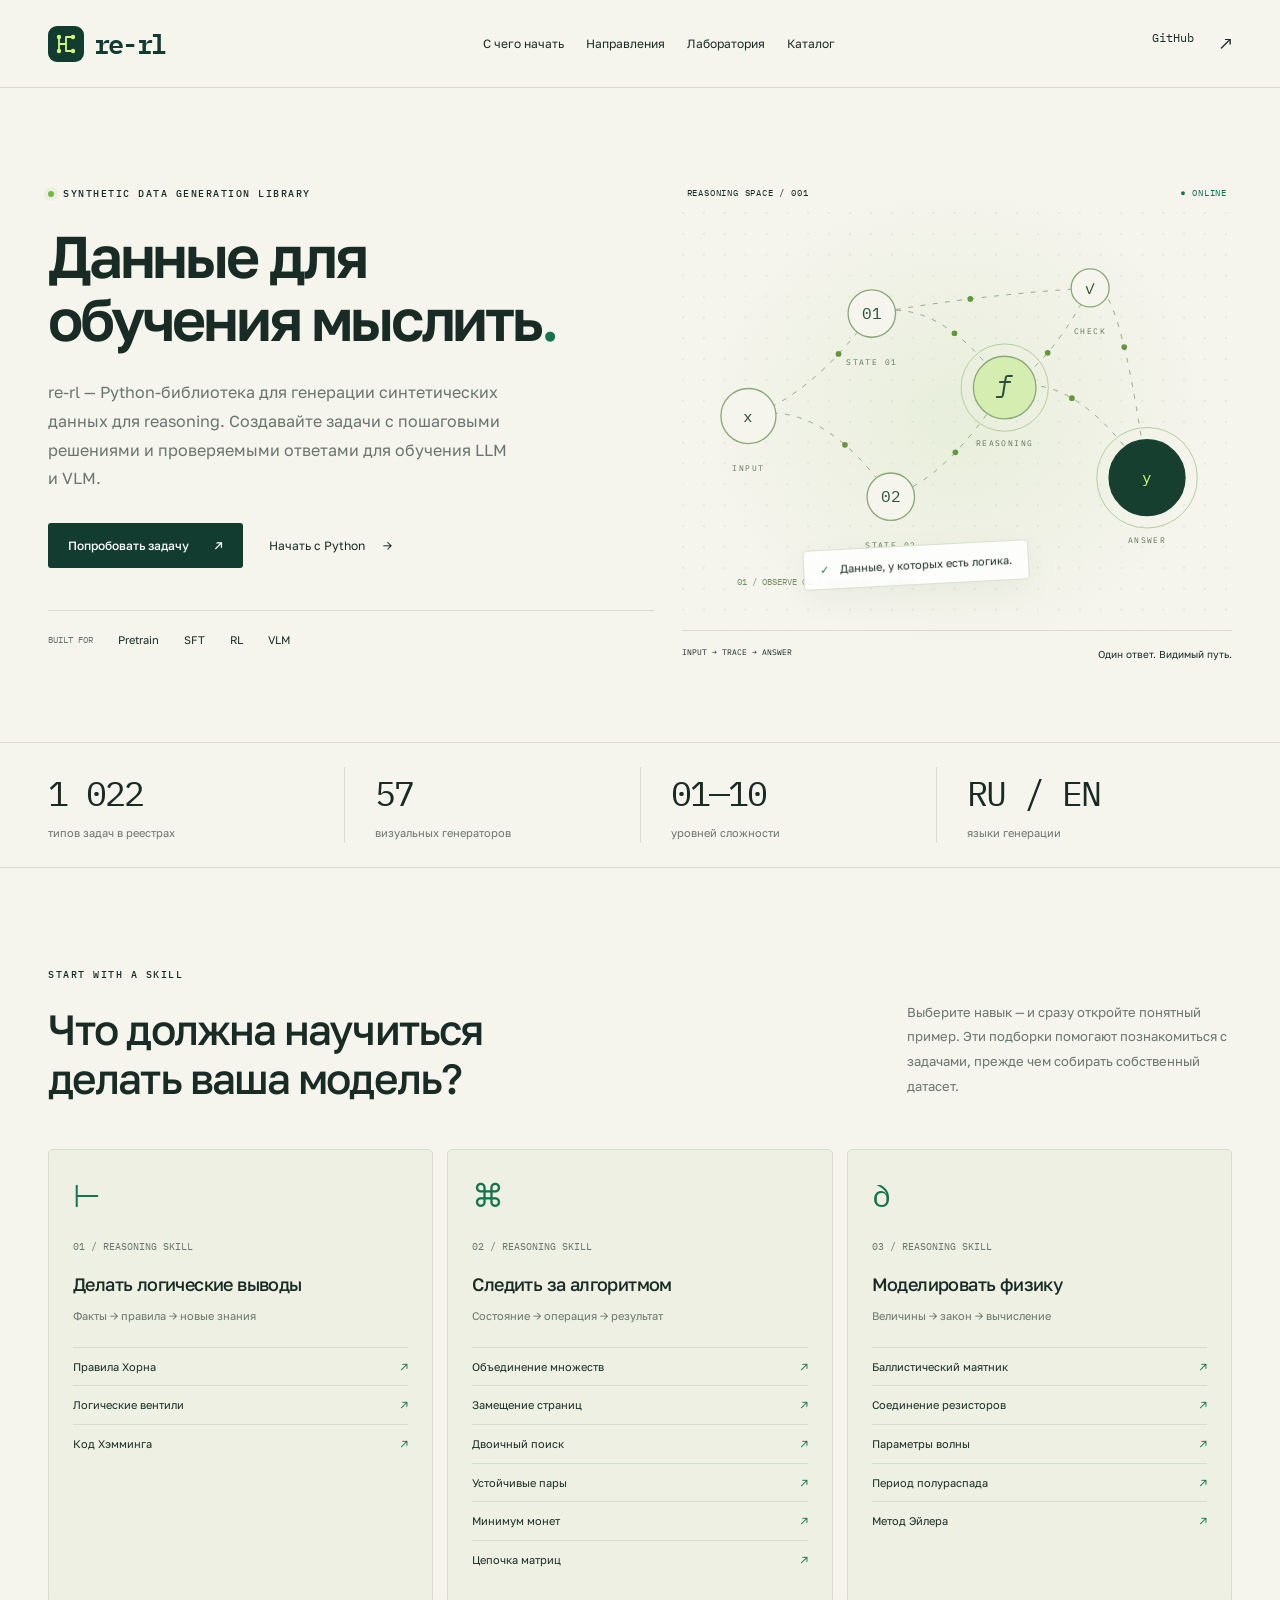
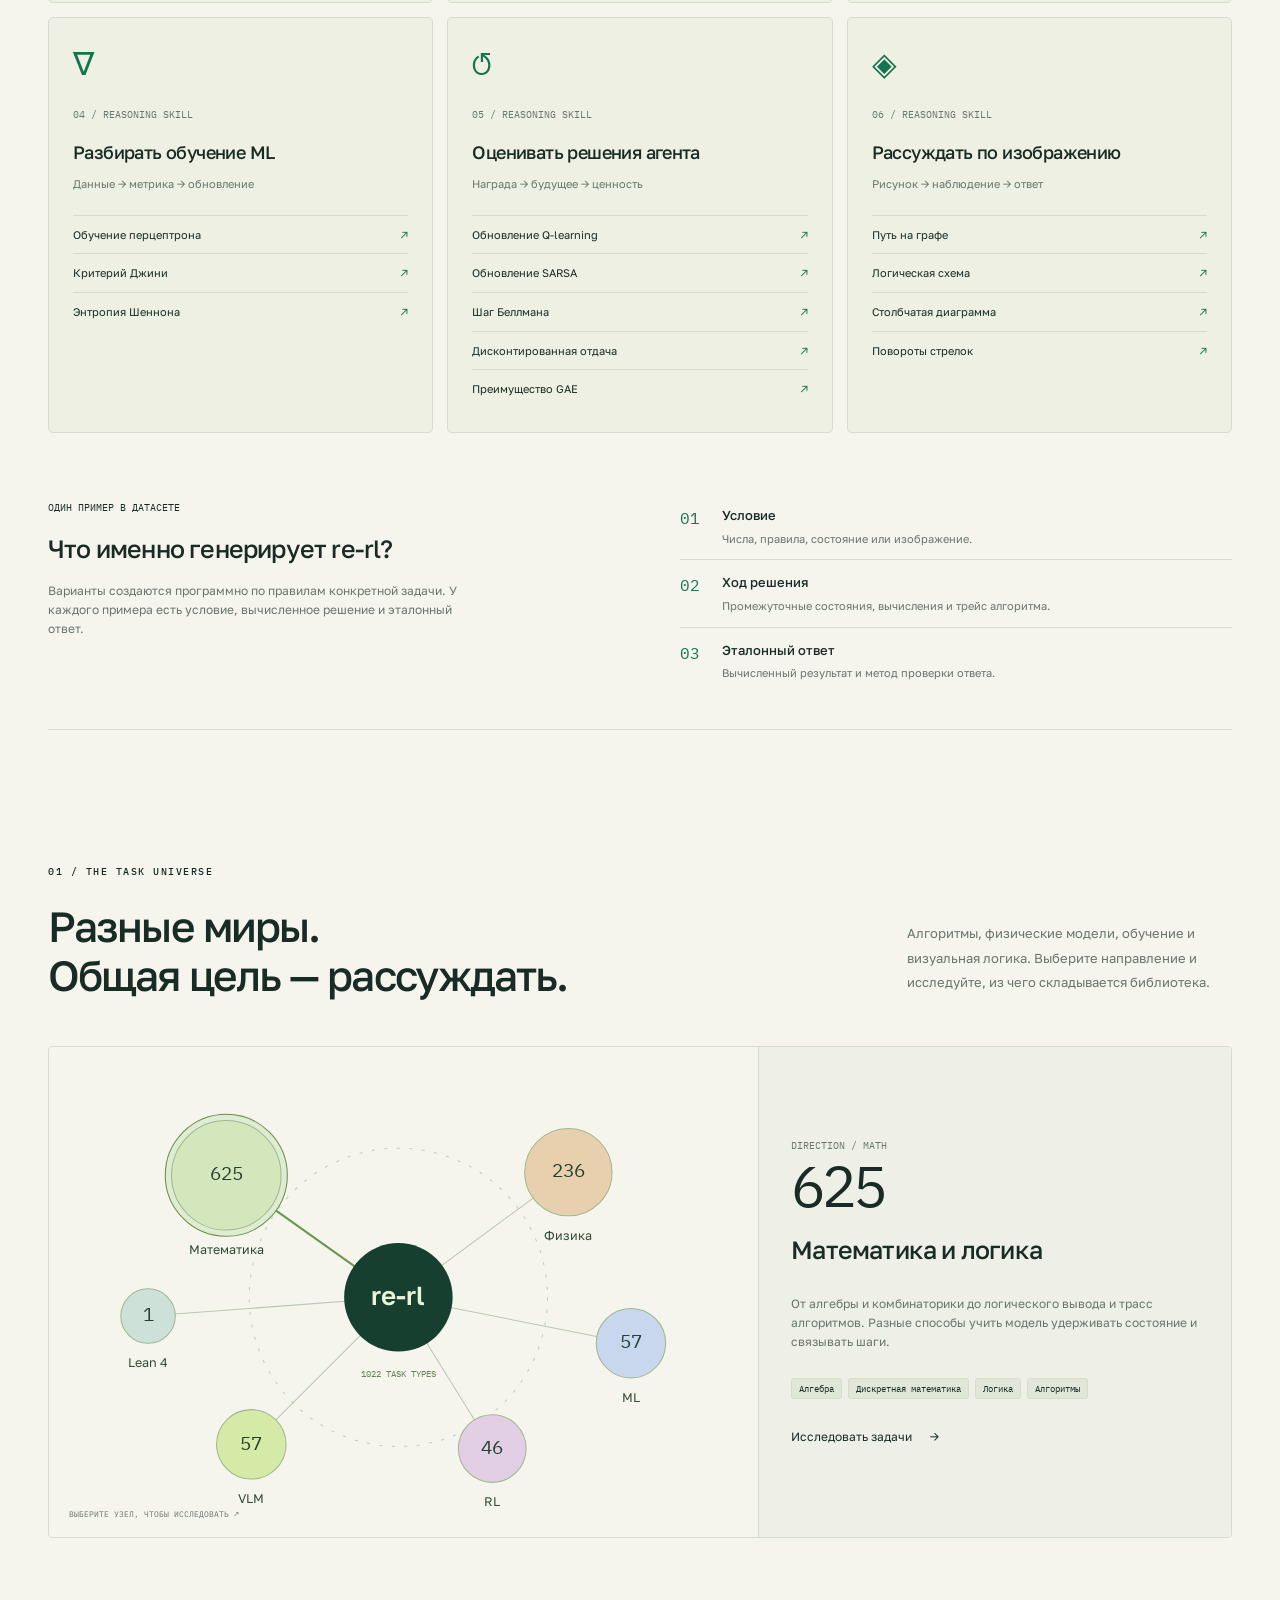
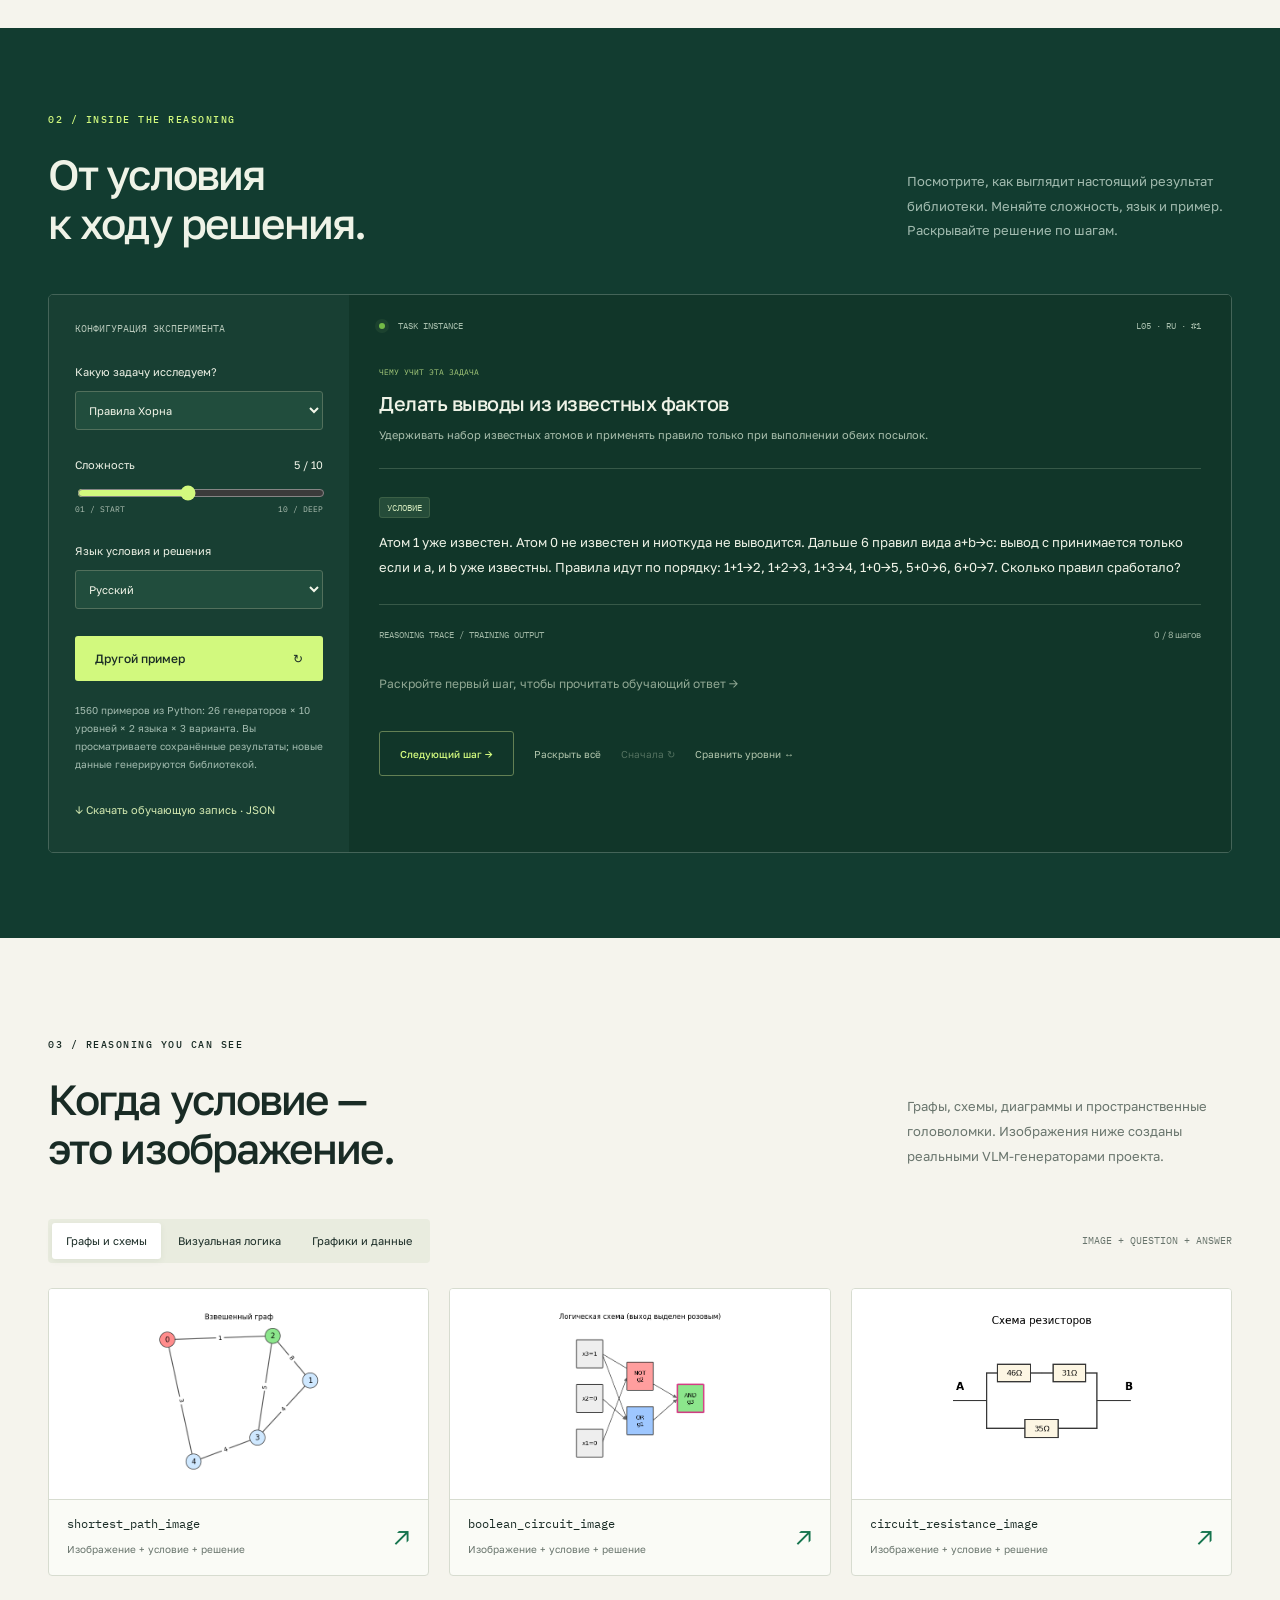
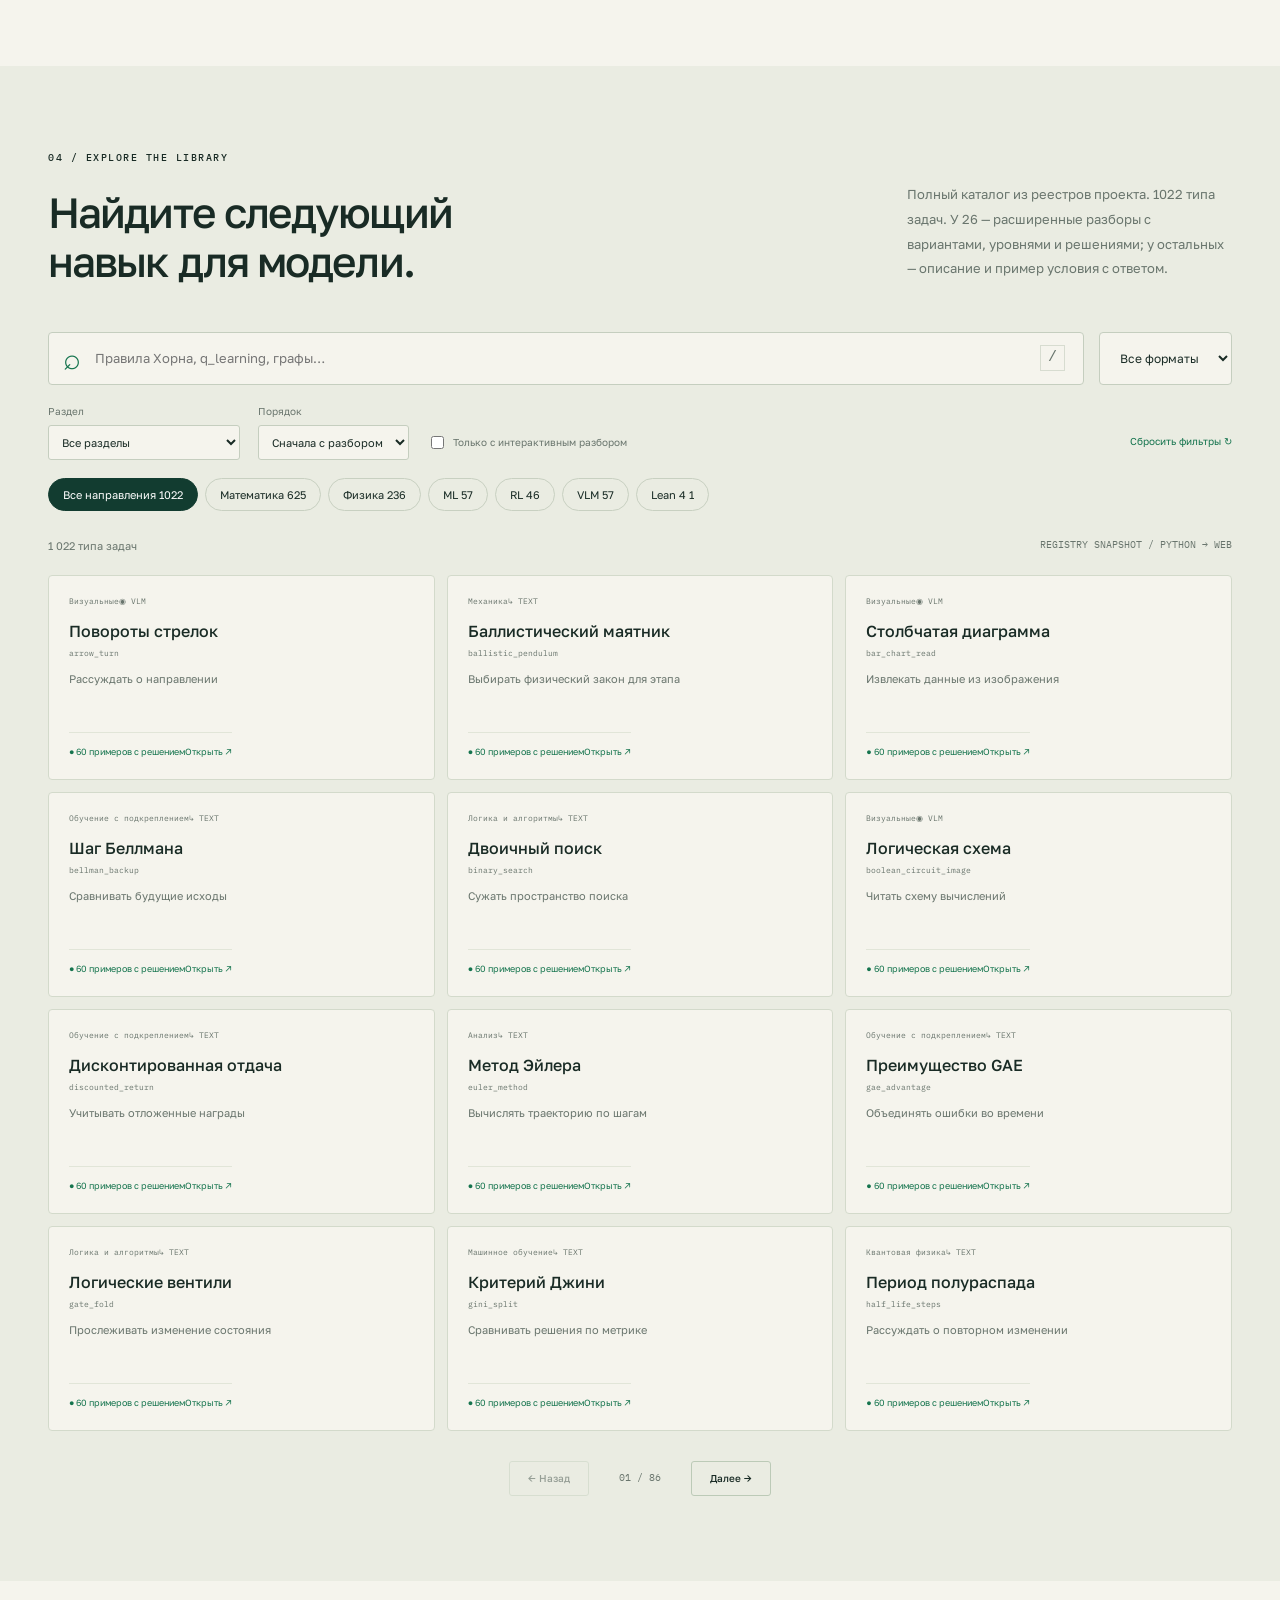
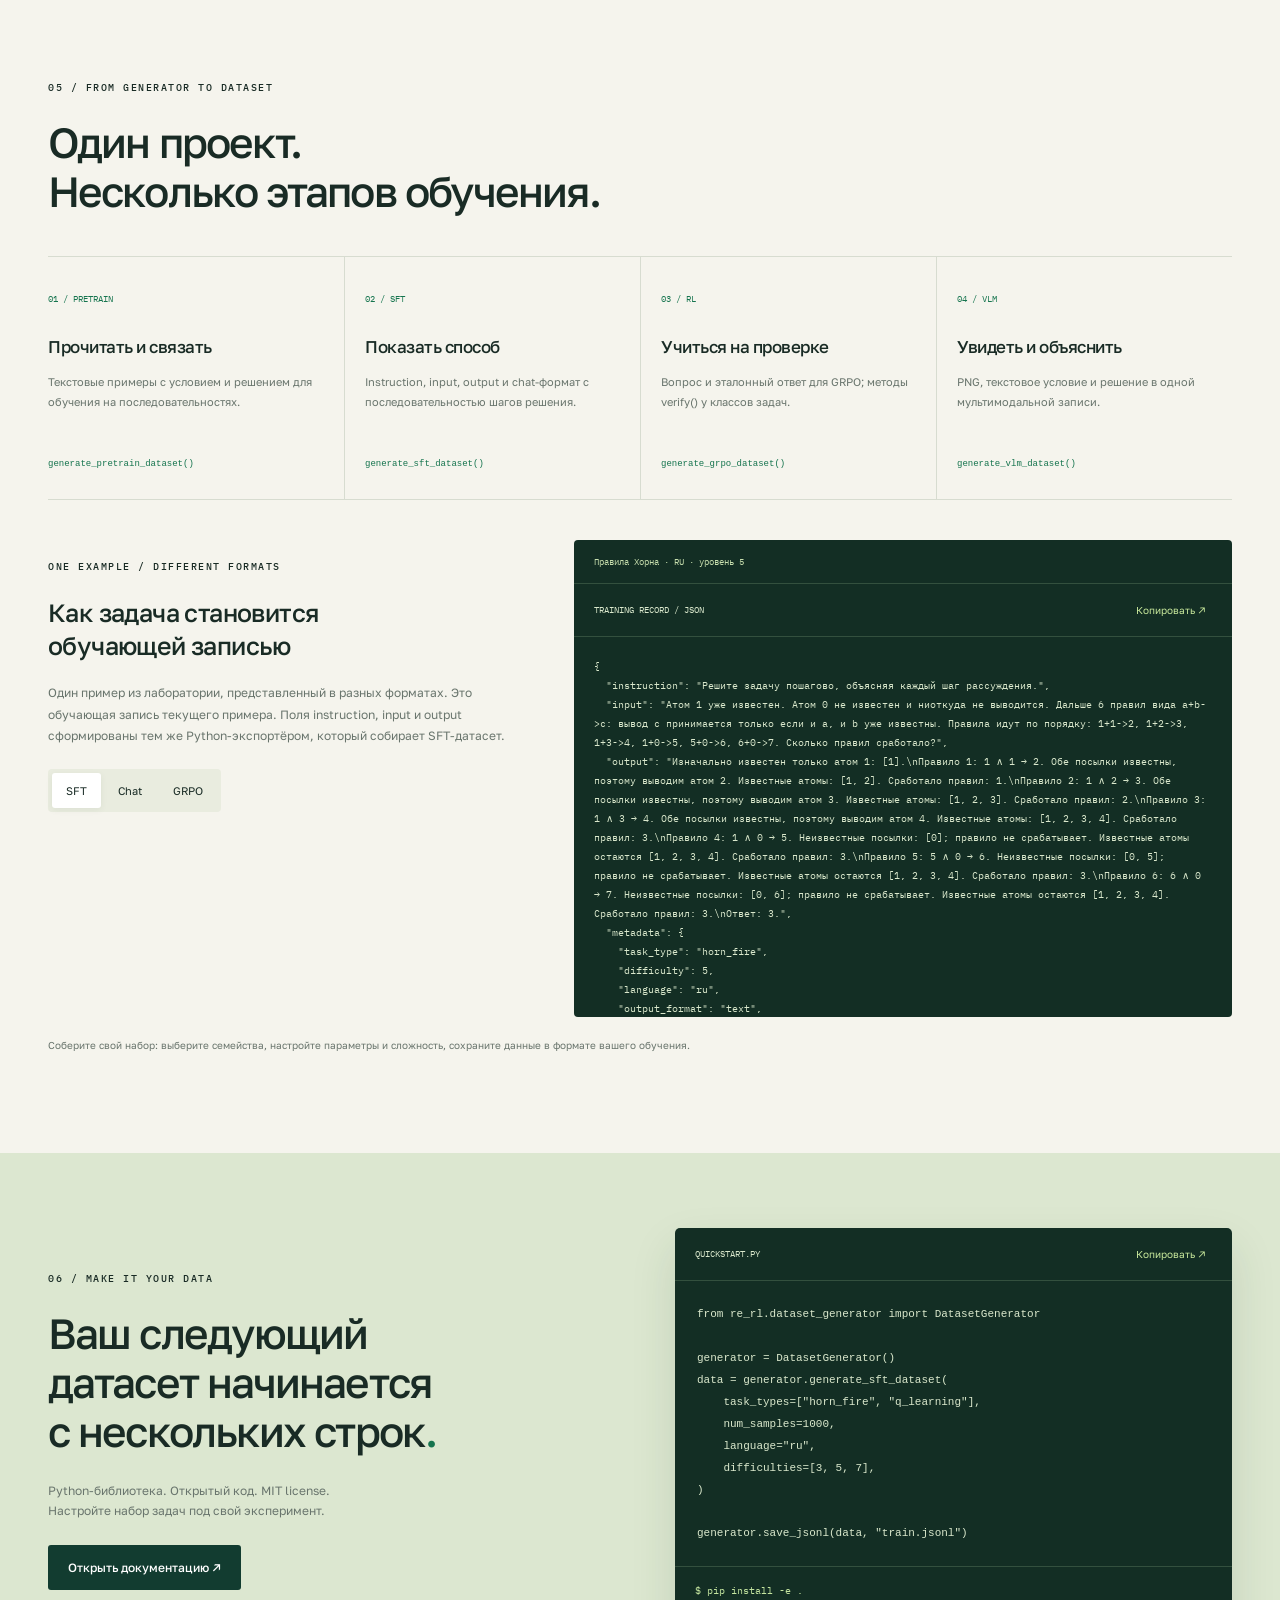
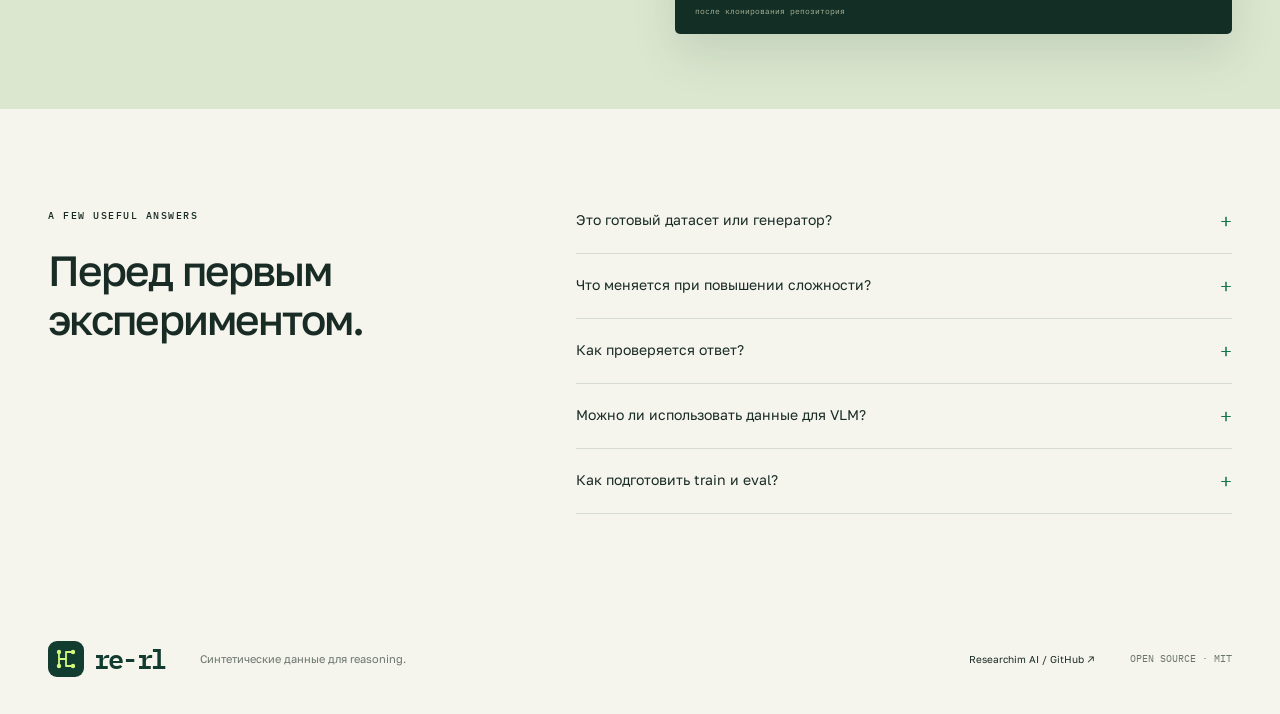
<file: re-rl/index.html>
<!doctype html>
<html lang="ru">
<head>
  <meta charset="utf-8"><meta name="viewport" content="width=device-width,initial-scale=1">
  <meta name="theme-color" content="#f5f4ed">
  <meta name="description" content="re-rl — открытая Python-библиотека для генерации синтетических данных для обучения reasoning. Исследуйте каталог, пошаговые решения и визуальные задачи для LLM и VLM.">
  <title>re-rl — синтетические данные для reasoning</title>
  <link rel="icon" href="assets/favicon.svg" type="image/svg+xml">
  <link rel="stylesheet" href="styles.css">
  <script defer src="data.js"></script><script defer src="app.js"></script>
</head>
<body>
<a class="skip" href="#main">К содержимому</a>
<header class="header"><a class="logo" href="#" aria-label="re-rl на главную"><svg class="brand-mark" viewBox="0 0 36 36" aria-hidden="true"><rect width="36" height="36" rx="9" fill="currentColor"/><path d="M11 11v14m0-7h7m0 0v-7m0 7v7m0-14h7m-7 14h7" fill="none" stroke="#d2f97e" stroke-width="1.8" stroke-linecap="round" stroke-linejoin="round"/><g fill="#d2f97e"><circle cx="11" cy="11" r="2.2"/><circle cx="11" cy="25" r="2.2"/><circle cx="25" cy="11" r="2.2"/><circle cx="25" cy="25" r="2.2"/></g></svg><span class="brand-name">re-rl</span></a><nav aria-label="Основная навигация"><a href="#discover">С чего начать</a><a href="#atlas">Направления</a><a href="#lab">Лаборатория</a><a href="#catalog">Каталог</a></nav><a class="repo-link" href="https://github.com/researchim-ai/re-rl" target="_blank" rel="noopener noreferrer">GitHub <span>↗</span></a><button class="menu" aria-label="Открыть меню" aria-expanded="false">☰</button></header>
<main id="main">
<noscript><p class="wrap">Для интерактивного каталога и лаборатории включите JavaScript. Исходный код и документация: <a href="https://github.com/researchim-ai/re-rl">researchim-ai/re-rl</a>.</p></noscript>
<section class="hero wrap">
 <div class="hero-copy"><p class="eyebrow"><span class="live-dot"></span> SYNTHETIC DATA GENERATION LIBRARY</p><h1>Данные для<br>обучения мыслить<span class="green">.</span></h1><p class="hero-description">re-rl — Python-библиотека для генерации синтетических данных для reasoning. Создавайте задачи с пошаговыми решениями и проверяемыми ответами для обучения LLM и VLM.</p><div class="actions"><a class="button primary" href="#lab">Попробовать задачу <span>↗</span></a><a class="text-link" href="#start">Начать с Python <span>→</span></a></div><div class="hero-bottom"><span class="mono">BUILT FOR</span><span>Pretrain</span><span>SFT</span><span>RL</span><span>VLM</span></div></div>
 <div class="hero-visual"><div class="visual-top mono"><span>REASONING SPACE / 001</span><span class="green">● ONLINE</span></div><svg id="hero-graph" viewBox="0 0 580 440" role="img" aria-label="Граф переходов от условия через промежуточные состояния к ответу"></svg><div class="graph-caption"><span class="mono">INPUT → TRACE → ANSWER</span><span>Один ответ. Видимый путь.</span></div><div class="floating-note"><span class="green">✓</span> Данные, у которых есть логика.</div></div>
</section>
<section class="stats wrap" aria-label="Размер библиотеки"><div><b id="count-all">—</b><span>типов задач в реестрах</span></div><div><b id="count-visual">—</b><span>визуальных генераторов</span></div><div><b>01—10</b><span>уровней сложности</span></div><div><b>RU / EN</b><span>языки генерации</span></div></section>
<section id="discover" class="section wrap discover-section">
 <div class="section-heading"><div><p class="eyebrow">START WITH A SKILL</p><h2>Что должна научиться<br>делать ваша модель?</h2></div><p>Выберите навык — и сразу откройте понятный пример. Эти подборки помогают познакомиться с задачами, прежде чем собирать собственный датасет.</p></div>
 <div class="learning-routes" id="learning-routes"></div>
 <div class="anatomy"><div><span class="mono small">ОДИН ПРИМЕР В ДАТАСЕТЕ</span><h3>Что именно генерирует re-rl?</h3><p>Варианты создаются программно по правилам конкретной задачи. У каждого примера есть условие, вычисленное решение и эталонный ответ.</p></div><ol><li><b>01</b><span><strong>Условие</strong>Числа, правила, состояние или изображение.</span></li><li><b>02</b><span><strong>Ход решения</strong>Промежуточные состояния, вычисления и трейс алгоритма.</span></li><li><b>03</b><span><strong>Эталонный ответ</strong>Вычисленный результат и метод проверки ответа.</span></li></ol></div>
</section>
<section id="atlas" class="section wrap"><div class="section-heading"><div><p class="eyebrow">01 / THE TASK UNIVERSE</p><h2>Разные миры.<br>Общая цель — рассуждать.</h2></div><p>Алгоритмы, физические модели, обучение и визуальная логика. Выберите направление и исследуйте, из чего складывается библиотека.</p></div><div class="atlas-layout"><div class="atlas-map"><svg id="atlas-graph" viewBox="0 0 680 470" role="group" aria-label="Интерактивная карта направлений задач"></svg><p class="mono map-note">ВЫБЕРИТЕ УЗЕЛ, ЧТОБЫ ИССЛЕДОВАТЬ ↗</p></div><div id="domain-detail" class="domain-detail" aria-live="polite"></div></div></section>
<section id="lab" class="lab-section"><div class="wrap"><div class="section-heading"><div><p class="eyebrow">02 / INSIDE THE REASONING</p><h2>От условия<br>к ходу решения.</h2></div><p>Посмотрите, как выглядит настоящий результат библиотеки. Меняйте сложность, язык и пример. Раскрывайте решение по шагам.</p></div><div class="lab"><aside class="lab-controls"><div class="mono small muted">КОНФИГУРАЦИЯ ЭКСПЕРИМЕНТА</div><label for="lab-task">Какую задачу исследуем?</label><select id="lab-task"><option value="horn_fire">Логика · Правила Хорна</option><option value="gate_fold">Логика · Цепь вентилей</option><option value="union_find">Алгоритмы · Union–Find</option><option value="euler_method">Математика · Метод Эйлера</option><option value="q_learning">RL · Q-learning</option><option value="discounted_return">RL · Дисконтированная отдача</option></select><label for="difficulty">Сложность <output id="difficulty-value" for="difficulty">5 / 10</output></label><input id="difficulty" type="range" min="1" max="10" value="5"><div class="range-labels mono"><span>01 / START</span><span>10 / DEEP</span></div><label for="language">Язык условия и решения</label><select id="language"><option value="ru">Русский</option><option value="en">English</option></select><button class="button primary" id="new-sample">Другой пример <span>↻</span></button><p class="lab-note">1560 примеров из Python: 26 генераторов × 10 уровней × 2 языка × 3 варианта. Вы просматриваете сохранённые результаты; новые данные генерируются библиотекой.</p><button class="subtle" id="download-sample">↓ Скачать обучающую запись · JSON</button></aside><div class="lab-output"><div class="output-top mono"><span><span class="live-dot"></span> TASK INSTANCE</span><span id="sample-meta"></span></div><div id="sample-skill" class="sample-skill"></div><div class="problem"><span class="tag">УСЛОВИЕ</span><img id="sample-image" class="sample-image" alt="Изображение к текущему примеру" hidden><p id="sample-prompt"></p></div><div class="trace-header"><span class="mono">REASONING TRACE / TRAINING OUTPUT</span><span id="step-count"></span></div><ol id="trace-list"></ol><div class="trace-actions"><button class="button outline" id="next-step">Следующий шаг →</button><button class="subtle" id="all-steps">Раскрыть всё</button><button class="subtle" id="reset-steps">Сначала ↻</button><button class="subtle" id="compare-levels" aria-expanded="false">Сравнить уровни ↔</button></div><div id="sample-answer" class="answer" hidden></div><div class="compare-panel" id="compare-panel" hidden></div></div></div></div></section>
<section class="section wrap" id="visual"><div class="section-heading"><div><p class="eyebrow">03 / REASONING YOU CAN SEE</p><h2>Когда условие —<br>это изображение.</h2></div><p>Графы, схемы, диаграммы и пространственные головоломки. Изображения ниже созданы реальными VLM-генераторами проекта.</p></div><div class="visual-toolbar"><div class="tabs" role="group" aria-label="Галерея визуальных задач"><button class="active" data-gallery="graphs">Графы и схемы</button><button data-gallery="logic">Визуальная логика</button><button data-gallery="charts">Графики и данные</button></div><span class="mono small">IMAGE + QUESTION + ANSWER</span></div><div id="visual-gallery" class="visual-gallery"></div></section>
<section id="catalog" class="catalog-section"><div class="wrap"><div class="section-heading"><div><p class="eyebrow">04 / EXPLORE THE LIBRARY</p><h2>Найдите следующий<br>навык для модели.</h2></div><p>Полный каталог из реестров проекта. 1022 типа задач. У 26 — расширенные разборы с вариантами, уровнями и решениями; у остальных — описание и пример условия с ответом.</p></div><div class="search-row"><div class="search-box"><span aria-hidden="true">⌕</span><input id="search" type="search" placeholder="Правила Хорна, q_learning, графы…" aria-label="Поиск задач"><kbd>/</kbd></div><select id="kind" aria-label="Формат задачи"><option value="all">Все форматы</option><option value="text">Текстовые</option><option value="visual">Визуальные</option></select></div><div class="catalog-tools"><label>Раздел<select id="topic"><option value="all">Все разделы</option></select></label><label>Порядок<select id="sort"><option value="guided">Сначала с разбором</option><option value="az">По названию A–Z</option><option value="domain">По разделам</option></select></label><label class="checkbox-label"><input id="with-samples" type="checkbox"> Только с интерактивным разбором</label><button id="reset-filters" class="subtle">Сбросить фильтры ↻</button></div><div class="filter-row" id="filters" role="group" aria-label="Направление"></div><div class="catalog-caption"><span id="catalog-count" role="status" aria-live="polite"></span><span class="mono small">REGISTRY SNAPSHOT / PYTHON → WEB</span></div><div id="task-grid" class="task-grid"></div><div class="pagination"><button id="prev-page" class="button outline">← Назад</button><span id="page-label" class="mono"></span><button id="next-page" class="button outline">Далее →</button></div></div></section>
<section id="formats" class="section wrap pipeline"><p class="eyebrow">05 / FROM GENERATOR TO DATASET</p><h2>Один проект.<br>Несколько этапов обучения.</h2><div class="pipeline-grid"><article><span class="mono">01 / PRETRAIN</span><h3>Прочитать и связать</h3><p>Текстовые примеры с условием и решением для обучения на последовательностях.</p><code>generate_pretrain_dataset()</code></article><article><span class="mono">02 / SFT</span><h3>Показать способ</h3><p>Instruction, input, output и chat-формат с последовательностью шагов решения.</p><code>generate_sft_dataset()</code></article><article><span class="mono">03 / RL</span><h3>Учиться на проверке</h3><p>Вопрос и эталонный ответ для GRPO; методы verify() у классов задач.</p><code>generate_grpo_dataset()</code></article><article><span class="mono">04 / VLM</span><h3>Увидеть и объяснить</h3><p>PNG, текстовое условие и решение в одной мультимодальной записи.</p><code>generate_vlm_dataset()</code></article></div><div class="record-explorer"><div class="record-intro"><p class="eyebrow">ONE EXAMPLE / DIFFERENT FORMATS</p><h3>Как задача становится<br>обучающей записью</h3><p>Один пример из лаборатории, представленный в разных форматах. Это обучающая запись текущего примера. Поля instruction, input и output сформированы тем же Python-экспортёром, который собирает SFT-датасет.</p><div class="tabs format-tabs" role="group" aria-label="Формат обучающей записи"><button class="active" data-format="sft">SFT</button><button data-format="chat">Chat</button><button data-format="grpo">GRPO</button></div></div><div class="record-code"><p class="record-source" id="record-source"></p><div class="code-top"><span class="mono">TRAINING RECORD / JSON</span><button id="copy-record">Копировать ↗</button></div><pre id="record-json"></pre></div></div><p class="honest-note">Соберите свой набор: выберите семейства, настройте параметры и сложность, сохраните данные в формате вашего обучения.</p></section>
<section id="start" class="start-section"><div class="wrap start-grid"><div><p class="eyebrow">06 / MAKE IT YOUR DATA</p><h2>Ваш следующий<br>датасет начинается<br>с нескольких строк<span class="green">.</span></h2><p>Python-библиотека. Открытый код. MIT license.<br>Настройте набор задач под свой эксперимент.</p><a class="button primary" href="https://github.com/researchim-ai/re-rl#readme" target="_blank" rel="noopener noreferrer">Открыть документацию ↗</a></div><div class="code-panel"><div class="code-top"><span class="mono">QUICKSTART.PY</span><button id="copy-code" aria-label="Скопировать пример кода">Копировать ↗</button></div><pre><code id="quickstart"></code></pre><div class="install mono">$ pip install -e . <span>после клонирования репозитория</span></div></div></div></section>
<section class="section wrap faq"><div><p class="eyebrow">A FEW USEFUL ANSWERS</p><h2>Перед первым<br>экспериментом.</h2></div><div><details><summary>Это готовый датасет или генератор?</summary><p>re-rl — Python-библиотека генераторов. Вы выбираете типы задач, язык, число примеров и уровни сложности, затем сохраняете полученные записи. Сайт показывает предгенерированные примеры для знакомства.</p></details><details><summary>Что меняется при повышении сложности?</summary><p>Это зависит от генератора: число элементов или шагов, диапазоны значений и другие параметры. Уровень 10 не является общей мерой сложности для всех типов. В лаборатории можно сравнить реальные примеры уровней 2 и 9.</p></details><details><summary>Как проверяется ответ?</summary><p>Метод verify() сравнивает предложенный ответ с вычисленным результатом по правилам конкретного семейства: числом, выражением или структурированным решением. Используйте его в цикле обучения и оценки модели.</p></details><details><summary>Можно ли использовать данные для VLM?</summary><p>Да. Визуальные генераторы создают PNG вместе с текстовым условием и решением. Python API generate_vlm_dataset() сохраняет изображения и записи со ссылками на них.</p></details><details><summary>Как подготовить train и eval?</summary><p>Зафиксируйте seed и параметры эксперимента, удалите повторяющиеся условия и разделите связанные примеры между train и eval. Для проверки переноса можно выделить отдельные семейства или диапазоны параметров.</p></details></div></section>
</main><footer class="wrap"><a class="logo" href="#" aria-label="re-rl на главную"><svg class="brand-mark" viewBox="0 0 36 36" aria-hidden="true"><rect width="36" height="36" rx="9" fill="currentColor"/><path d="M11 11v14m0-7h7m0 0v-7m0 7v7m0-14h7m-7 14h7" fill="none" stroke="#d2f97e" stroke-width="1.8" stroke-linecap="round" stroke-linejoin="round"/><g fill="#d2f97e"><circle cx="11" cy="11" r="2.2"/><circle cx="11" cy="25" r="2.2"/><circle cx="25" cy="11" r="2.2"/><circle cx="25" cy="25" r="2.2"/></g></svg><span class="brand-name">re-rl</span></a><p>Синтетические данные для reasoning.</p><a href="https://github.com/researchim-ai/re-rl" target="_blank" rel="noopener noreferrer">Researchim AI / GitHub ↗</a><span class="mono small">OPEN SOURCE · MIT</span></footer>
<dialog id="task-dialog"><div class="dialog-top"><span class="mono small">TASK EXPLORER</span><button id="close-dialog" aria-label="Закрыть">✕</button></div><div id="dialog-content"></div></dialog><div id="toast" role="status" aria-live="polite"></div>
</body></html>
</file>
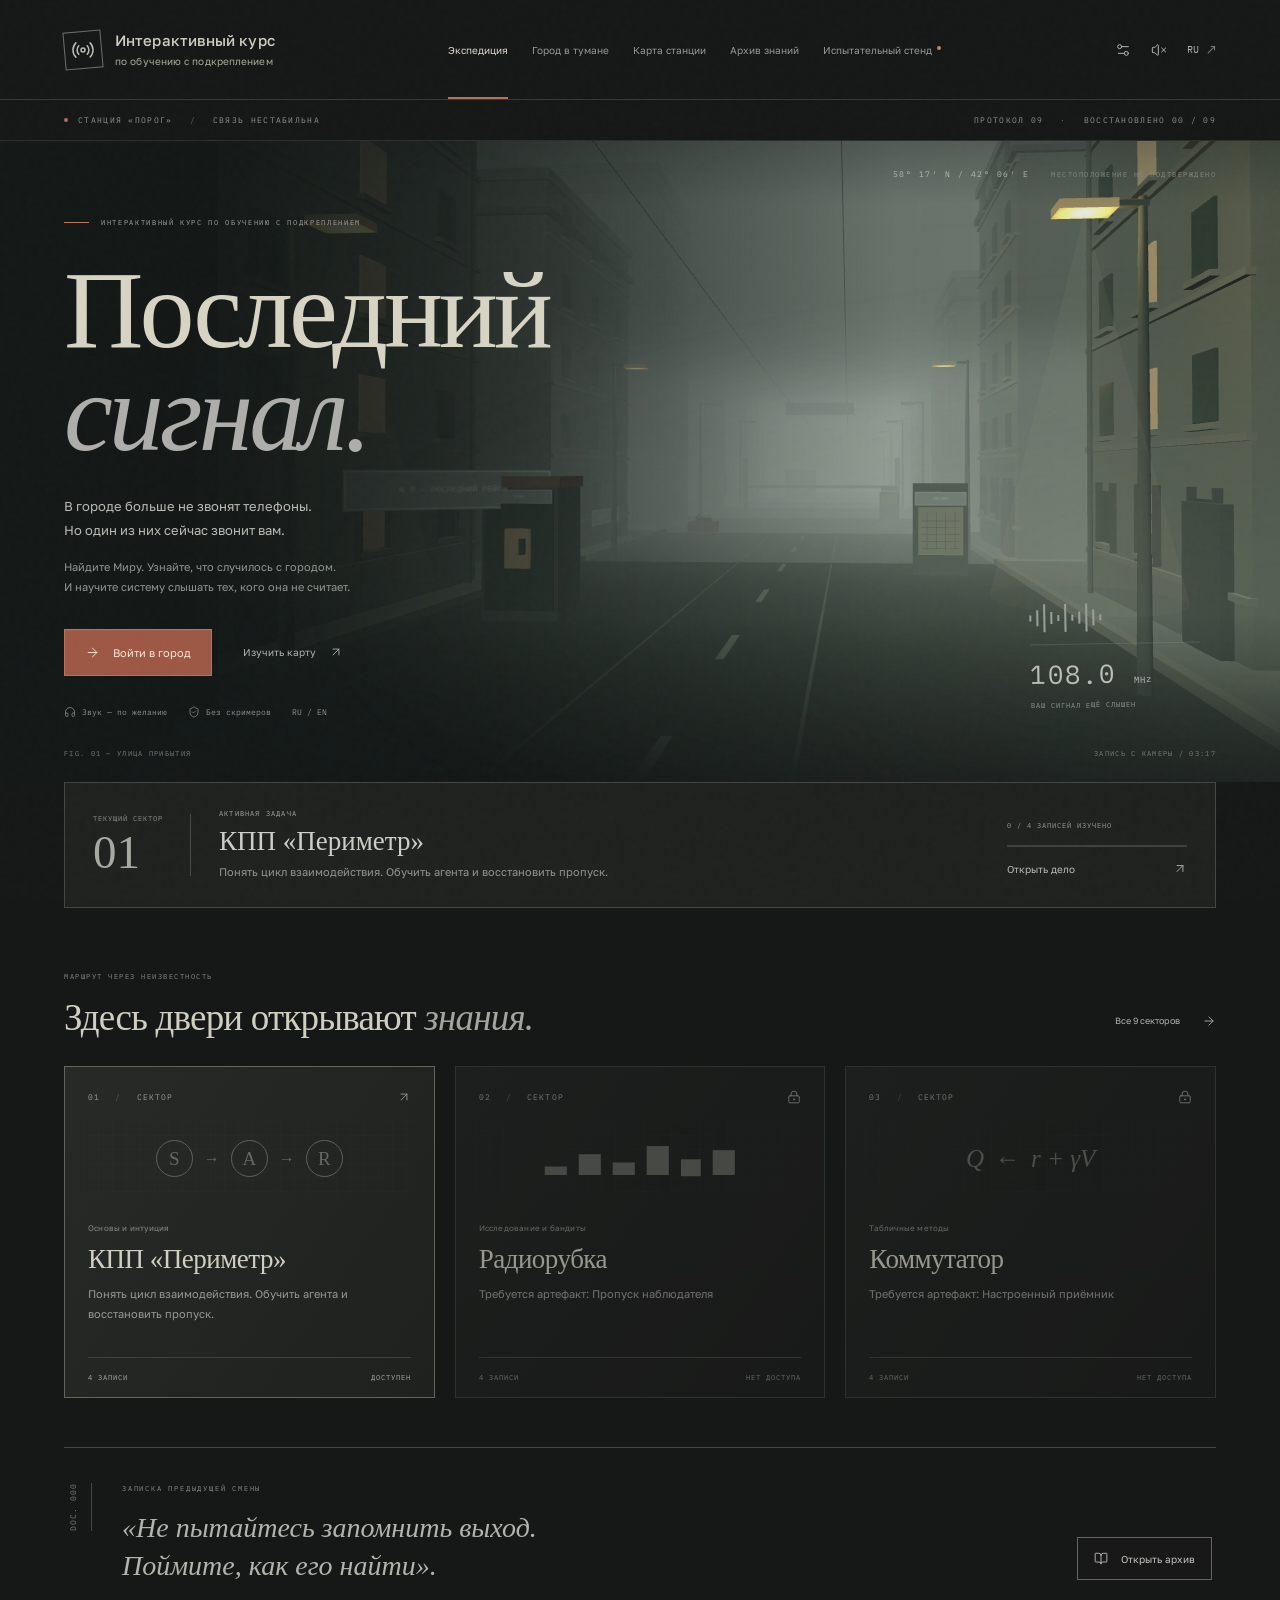
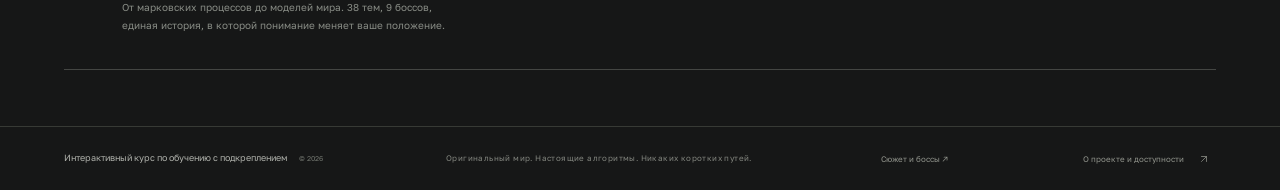
<file: reinforcement-learning-quest/index.html>
<!doctype html><html lang="ru"><head><meta charset="UTF-8"><meta name="viewport" content="width=device-width,initial-scale=1.0"><meta name="theme-color" content="#141918"><meta name="description" content="Последний сигнал — оригинальный учебный квест по reinforcement learning. Девять секторов, 38 тем, Three.js и настоящие алгоритмы на русском и английском."><title>Интерактивный курс по обучению с подкреплением — Последний сигнал</title>  <script type="module" crossorigin src="/reinforcement-learning-quest/assets/index-WP53RUnx.js"></script>
  <link rel="modulepreload" crossorigin href="/reinforcement-learning-quest/assets/three-CMH6EsYM.js">
  <link rel="modulepreload" crossorigin href="/reinforcement-learning-quest/assets/math-D0jguJYQ.js">
  <link rel="stylesheet" crossorigin href="/reinforcement-learning-quest/assets/index-CZFacB8f.css">
</head><body><div id="app"></div></body></html>
</file>
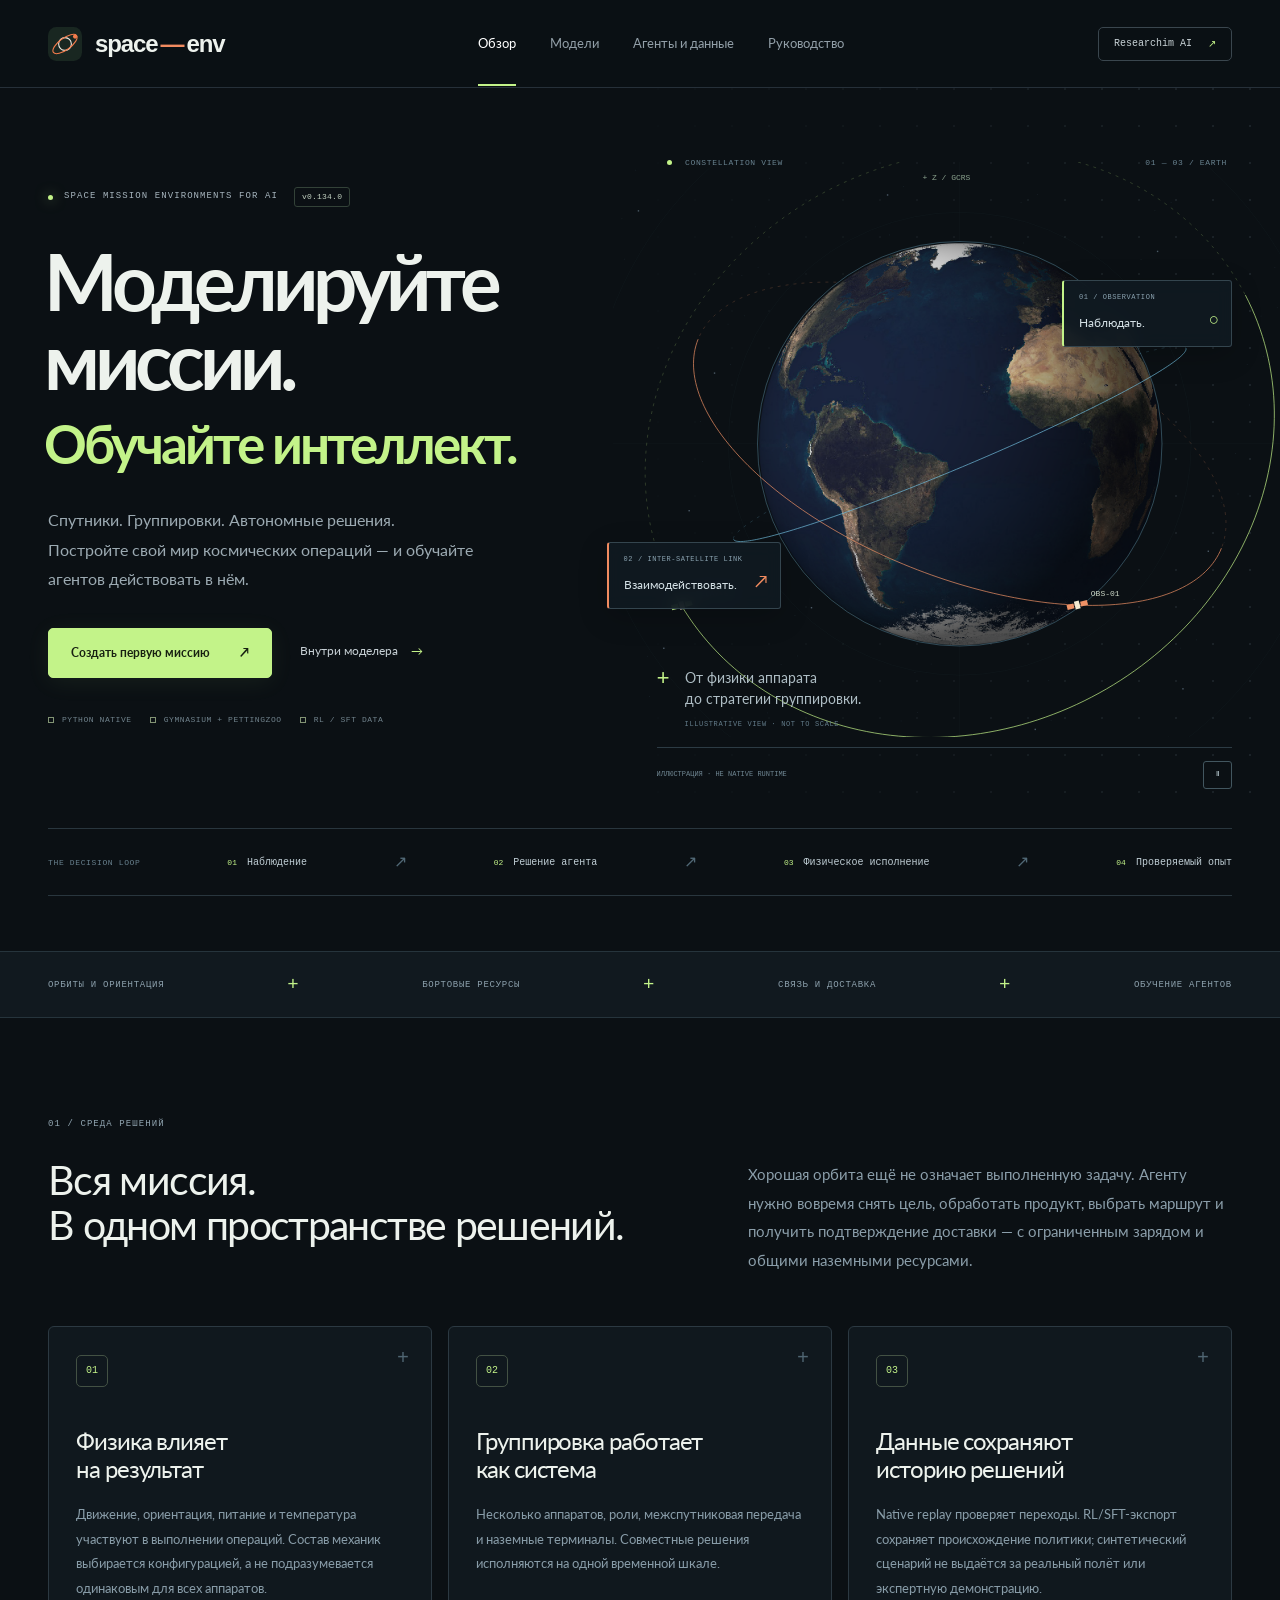
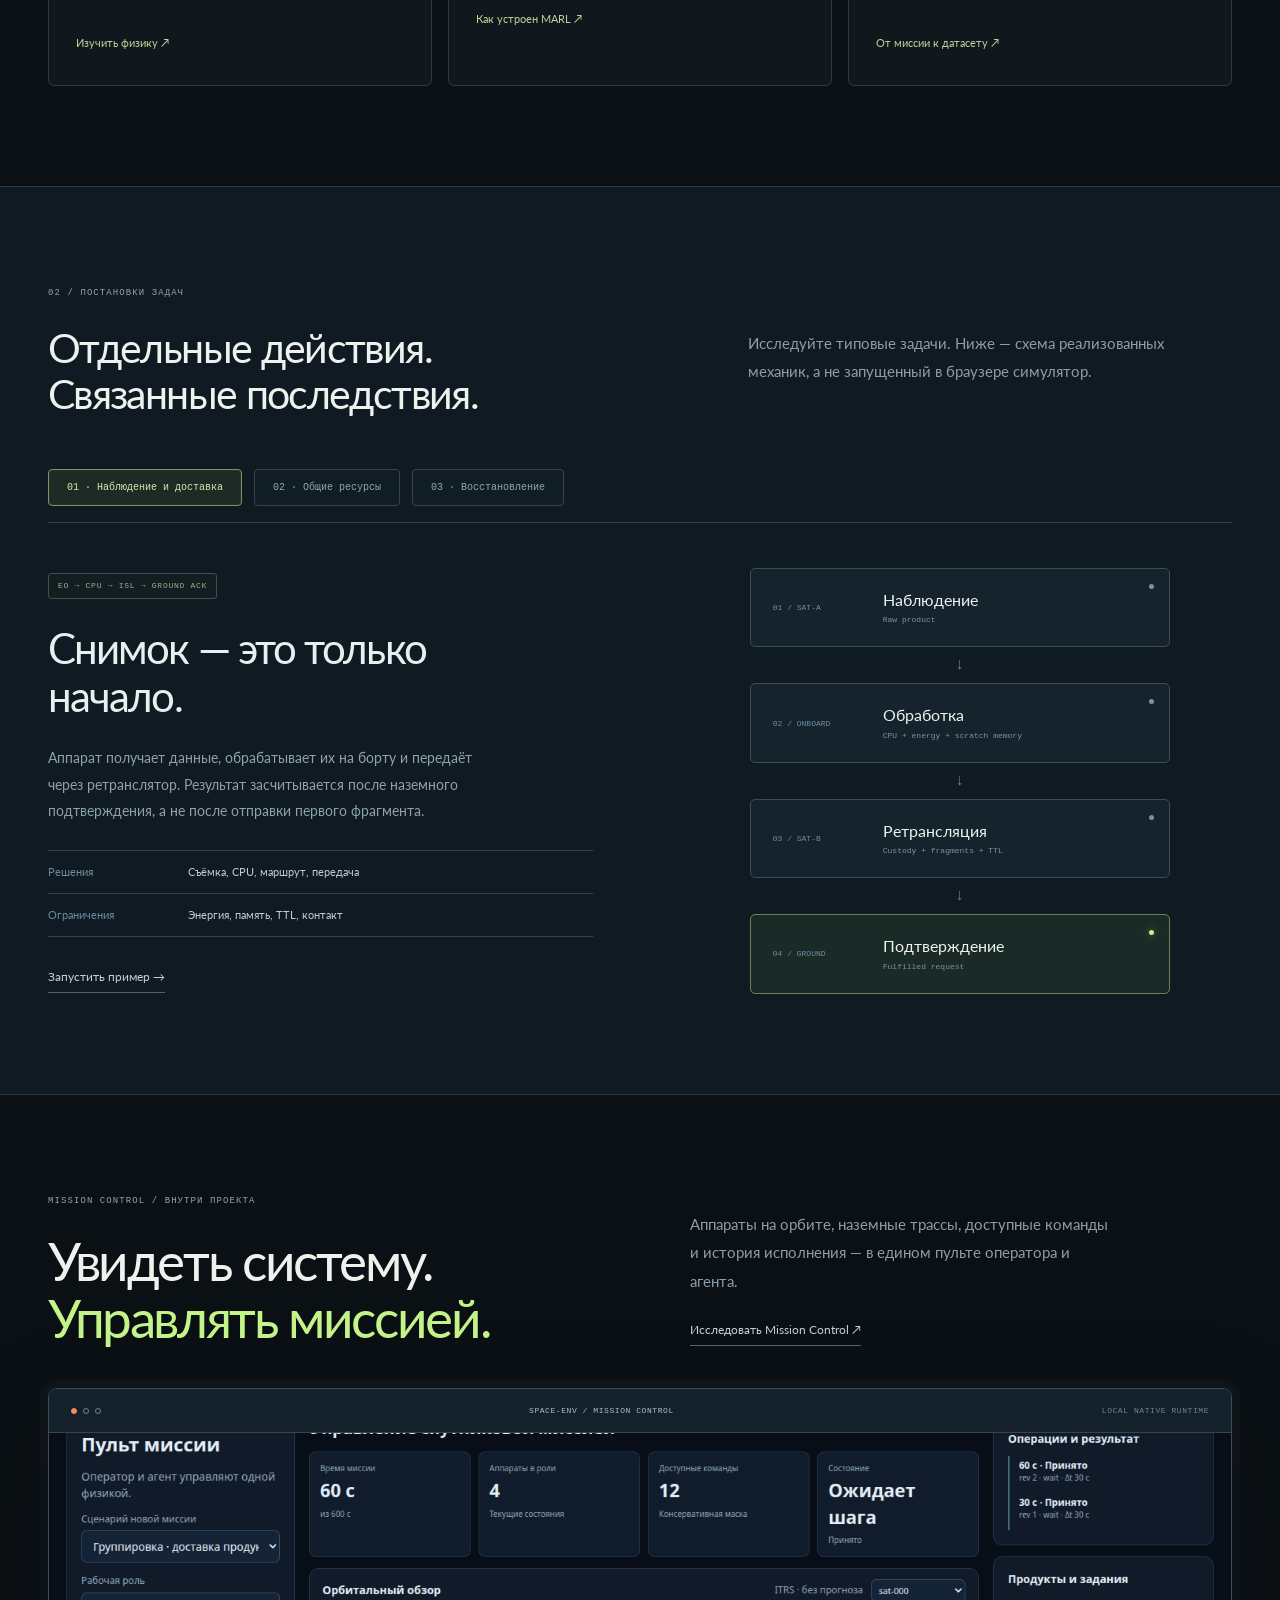
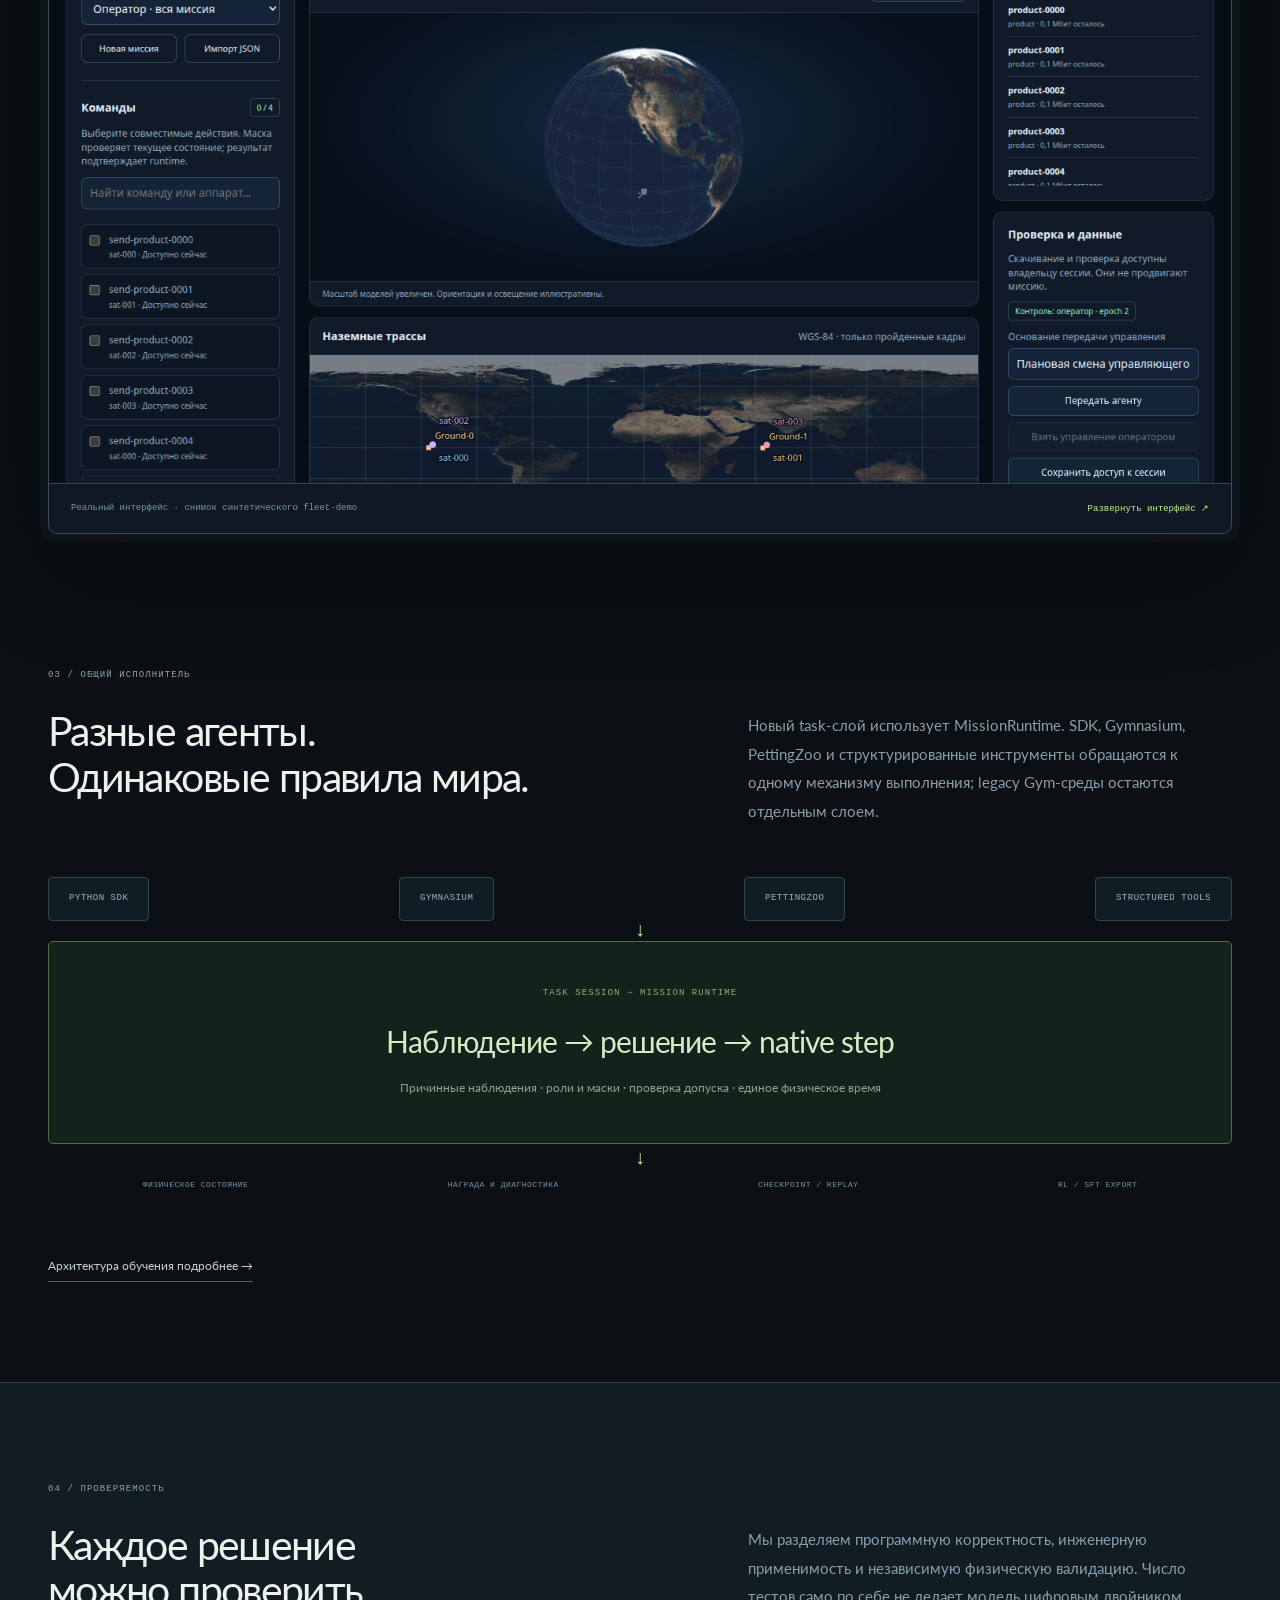
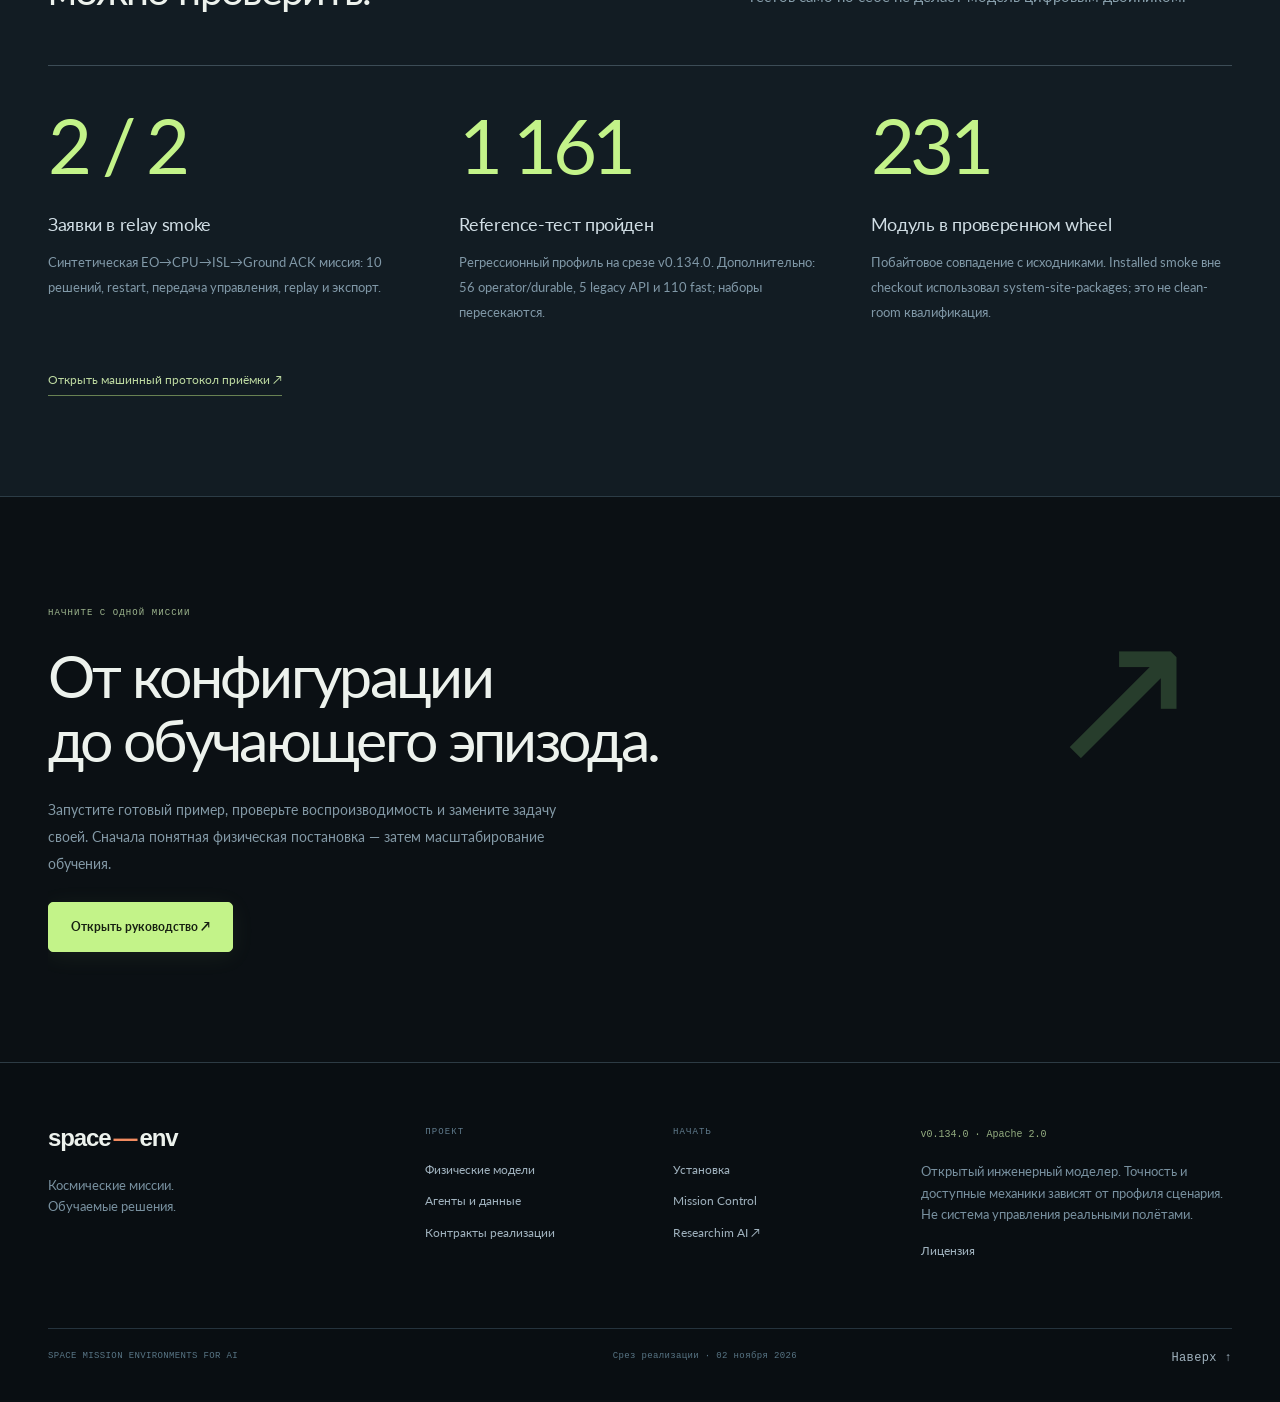
<file: space-env/index.html>
<!doctype html>
<html lang="ru"><head><meta charset="utf-8"><meta name="viewport" content="width=device-width,initial-scale=1"><meta name="theme-color" content="#0b1014"><title>Моделер космических миссий для AI · space-env</title><meta name="description" content="Космические миссии как среда для обучения AI-агентов. Физика, планирование, группировки, reinforcement learning и воспроизводимые данные."><meta property="og:locale" content="ru_RU"><meta property="og:type" content="website"><meta property="og:title" content="Моделер космических миссий для AI · space-env"><meta property="og:description" content="Космические миссии как среда для обучения AI-агентов. Физика, планирование, группировки, reinforcement learning и воспроизводимые данные."><link rel="icon" type="image/svg+xml" href="assets/mark.svg"><link rel="stylesheet" href="assets/site.css"><link rel="stylesheet" href="assets/mission.css"><script type="module" src="assets/site.js"></script></head>
<body data-page="index"><noscript><style>@media(max-width:800px){.site-header{height:auto;flex-wrap:wrap;padding-block:20px}.site-header nav{display:flex;position:static;width:100%;flex-direction:column;box-shadow:none;padding:0;order:5}.menu-toggle{display:none}}</style></noscript><a class="skip" href="#main">К содержанию</a><header class="site-header"><a class="logo" href="index.html" aria-label="space-env — главная"><img src="assets/mark.svg" alt="" width="34" height="34">space<span>—</span>env</a><nav aria-label="Основная навигация" id="navigation"><a href="index.html" aria-current=page>Обзор</a><a href="models.html" >Модели</a><a href="learning.html" >Агенты и данные</a><a href="guide.html" >Руководство</a></nav><a class="parent-link" href="../">Researchim AI <span aria-hidden="true">↗</span></a><button class="menu-toggle" aria-expanded="false" aria-controls="navigation" aria-label="Открыть меню">☰</button></header>
<main id="main" tabindex="-1"><section class="hero wrap"><div class="hero-copy"><div class="eyebrow"><span class="signal"></span> SPACE MISSION ENVIRONMENTS FOR AI <span class="hero-version">v0.134.0</span></div><h1>Моделируйте<br>миссии.<br><em>Обучайте интеллект.</em></h1><p class="lead">Спутники. Группировки. Автономные решения.<br> Постройте свой мир космических операций — и обучайте агентов действовать в нём.</p><div class="actions"><a class="button primary" href="guide.html">Создать первую миссию <span>↗</span></a><a class="text-link" href="models.html">Внутри моделера <span>→</span></a></div><div class="hero-caption"><span>PYTHON NATIVE</span><span>GYMNASIUM + PETTINGZOO</span><span>RL / SFT DATA</span></div></div><div class="orbit-panel"><div class="orbit-top"><span><i class="signal"></i> CONSTELLATION VIEW</span><span>01 — 03 / EARTH</span></div><canvas id="orbit" aria-label="Иллюстрация орбит спутников вокруг Земли"></canvas><div class="orbit-hud hud-a"><span>01 / OBSERVATION</span><b>Наблюдать.</b><i>○</i></div><div class="orbit-hud hud-b"><span>02 / INTER-SATELLITE LINK</span><b>Взаимодействовать.</b><i>↗</i></div><div class="orbit-label"><span class="cross">+</span><b>От физики аппарата<br>до стратегии группировки.</b><span>ILLUSTRATIVE VIEW · NOT TO SCALE</span></div><div class="orbit-bottom"><span>ИЛЛЮСТРАЦИЯ · НЕ NATIVE RUNTIME</span><button id="orbit-toggle" aria-label="Приостановить анимацию">Ⅱ</button></div></div></section>
<div class="mission-ribbon wrap"><span class="ribbon-label">THE DECISION LOOP</span><div><b>01</b><span>Наблюдение</span></div><i>↗</i><div><b>02</b><span>Решение агента</span></div><i>↗</i><div><b>03</b><span>Физическое исполнение</span></div><i>↗</i><div><b>04</b><span>Проверяемый опыт</span></div></div>
<div class="strip"><div class="wrap strip-inner"><span>ОРБИТЫ И ОРИЕНТАЦИЯ</span><b>+</b><span>БОРТОВЫЕ РЕСУРСЫ</span><b>+</b><span>СВЯЗЬ И ДОСТАВКА</span><b>+</b><span>ОБУЧЕНИЕ АГЕНТОВ</span></div></div>
<section class="wrap section" id="overview"><div class="section-head"><div><span class="eyebrow">01 / СРЕДА РЕШЕНИЙ</span><h2>Вся миссия.<br>В одном пространстве решений.</h2></div><p>Хорошая орбита ещё не означает выполненную задачу. Агенту нужно вовремя снять цель, обработать продукт, выбрать маршрут и получить подтверждение доставки — с ограниченным зарядом и общими наземными ресурсами.</p></div><div class="feature-grid"><article><span class="feature-number">01</span><h3>Физика влияет<br>на результат</h3><p>Движение, ориентация, питание и температура участвуют в выполнении операций. Состав механик выбирается конфигурацией, а не подразумевается одинаковым для всех аппаратов.</p><a href="models.html">Изучить физику ↗</a></article><article><span class="feature-number">02</span><h3>Группировка работает<br>как система</h3><p>Несколько аппаратов, роли, межспутниковая передача и наземные терминалы. Совместные решения исполняются на одной временной шкале.</p><a href="learning.html#interfaces">Как устроен MARL ↗</a></article><article><span class="feature-number">03</span><h3>Данные сохраняют<br>историю решений</h3><p>Native replay проверяет переходы. RL/SFT-экспорт сохраняет происхождение политики; синтетический сценарий не выдаётся за реальный полёт или экспертную демонстрацию.</p><a href="learning.html#datasets">От миссии к датасету ↗</a></article></div></section>
<section class="mission-section section" id="missions"><div class="wrap"><div class="section-head"><div><span class="eyebrow">02 / ПОСТАНОВКИ ЗАДАЧ</span><h2>Отдельные действия.<br>Связанные последствия.</h2></div><p>Исследуйте типовые задачи. Ниже — схема реализованных механик, а не запущенный в браузере симулятор.</p></div><div class="scenario-tabs" role="tablist" aria-label="Тип миссии"><button id="tab-relay" role="tab" aria-selected="true" aria-controls="scenario-panel" data-scenario="relay">01 · Наблюдение и доставка</button><button id="tab-resource" role="tab" aria-selected="false" aria-controls="scenario-panel" tabindex="-1" data-scenario="resource">02 · Общие ресурсы</button><button id="tab-recovery" role="tab" aria-selected="false" aria-controls="scenario-panel" tabindex="-1" data-scenario="recovery">03 · Восстановление</button></div><div class="scenario-body" id="scenario-panel" role="tabpanel" aria-labelledby="tab-relay" tabindex="0"><div><span class="tag" id="scenario-tag">EO → CPU → ISL → GROUND ACK</span><h3 id="scenario-title">Снимок — это только начало.</h3><p id="scenario-description">Аппарат получает данные, обрабатывает их на борту и передаёт через ретранслятор. Результат засчитывается после наземного подтверждения, а не после отправки первого фрагмента.</p><div class="scenario-facts" id="scenario-facts"><div><span>Решения</span><b>Съёмка, CPU, маршрут, передача</b></div><div><span>Ограничения</span><b>Энергия, память, TTL, контакт</b></div></div><a href="guide.html#first-mission" class="text-link">Запустить пример →</a></div><div class="pipeline" id="pipeline"><div><span>01 / SAT-A</span><b>Наблюдение</b><small>Raw product</small></div><i>↓</i><div><span>02 / ONBOARD</span><b>Обработка</b><small>CPU + energy + scratch memory</small></div><i>↓</i><div><span>03 / SAT-B</span><b>Ретрансляция</b><small>Custody + fragments + TTL</small></div><i>↓</i><div><span>04 / GROUND</span><b>Подтверждение</b><small>Fulfilled request</small></div></div></div></div></section>
<section class="product-section wrap section"><div class="product-heading"><div><span class="eyebrow">MISSION CONTROL / ВНУТРИ ПРОЕКТА</span><h2>Увидеть систему.<br><em>Управлять миссией.</em></h2></div><div><p>Аппараты на орбите, наземные трассы, доступные команды и история исполнения — в едином пульте оператора и агента.</p><a class="text-link" href="guide.html#mission-control">Исследовать Mission Control ↗</a></div></div><figure class="product-frame"><div class="product-frame-bar"><span><i></i><i></i><i></i></span><b>SPACE-ENV / MISSION CONTROL</b><span>LOCAL NATIVE RUNTIME</span></div><div class="product-image"><img src="assets/mission-control.png" alt="Настоящий интерфейс space-env: 3D-глобус, наземные трассы, команды группировки и журнал миссии" loading="lazy" width="1500" height="1800"></div><figcaption><span>Реальный интерфейс · снимок синтетического fleet-demo</span><button class="preview-open" data-open-preview>Развернуть интерфейс ↗</button></figcaption></figure></section>
<section class="wrap section"><div class="section-head"><div><span class="eyebrow">03 / ОБЩИЙ ИСПОЛНИТЕЛЬ</span><h2>Разные агенты.<br>Одинаковые правила мира.</h2></div><p>Новый task-слой использует MissionRuntime. SDK, Gymnasium, PettingZoo и структурированные инструменты обращаются к одному механизму выполнения; legacy Gym-среды остаются отдельным слоем.</p></div><div class="architecture"><div class="architecture-input"><span>PYTHON SDK</span><span>GYMNASIUM</span><span>PETTINGZOO</span><span>STRUCTURED TOOLS</span></div><div class="architecture-core"><span class="eyebrow">TASK SESSION → MISSION RUNTIME</span><strong>Наблюдение → решение → native step</strong><p>Причинные наблюдения · роли и маски · проверка допуска · единое физическое время</p></div><div class="architecture-output"><span>ФИЗИЧЕСКОЕ СОСТОЯНИЕ</span><span>НАГРАДА И ДИАГНОСТИКА</span><span>CHECKPOINT / REPLAY</span><span>RL / SFT EXPORT</span></div></div><a class="text-link" href="learning.html">Архитектура обучения подробнее →</a></section>
<section class="proof-section"><div class="wrap section"><div class="section-head"><div><span class="eyebrow">04 / ПРОВЕРЯЕМОСТЬ</span><h2>Каждое решение<br>можно проверить.</h2></div><p>Мы разделяем программную корректность, инженерную применимость и независимую физическую валидацию. Число тестов само по себе не делает модель цифровым двойником.</p></div><div class="evidence-grid"><article><span class="evidence-value">2 / 2</span><h3>Заявки в relay smoke</h3><p>Синтетическая EO→CPU→ISL→Ground ACK миссия: 10 решений, restart, передача управления, replay и экспорт.</p></article><article><span class="evidence-value">1 161</span><h3>Reference-тест пройден</h3><p>Регрессионный профиль на срезе v0.134.0. Дополнительно: 56 operator/durable, 5 legacy API и 110 fast; наборы пересекаются.</p></article><article><span class="evidence-value">231</span><h3>Модуль в проверенном wheel</h3><p>Побайтовое совпадение с исходниками. Installed smoke вне checkout использовал system-site-packages; это не clean-room квалификация.</p></article></div><a class="text-link" href="reference/B10_DURABILITY.json">Открыть машинный протокол приёмки ↗</a></div></section>
<section class="wrap section closing"><span class="eyebrow">НАЧНИТЕ С ОДНОЙ МИССИИ</span><h2>От конфигурации<br>до обучающего эпизода.</h2><p>Запустите готовый пример, проверьте воспроизводимость и замените задачу своей. Сначала понятная физическая постановка — затем масштабирование обучения.</p><a class="button primary" href="guide.html">Открыть руководство ↗</a></section>

<dialog class="product-dialog" id="product-preview" aria-labelledby="product-preview-title"><header><span id="product-preview-title">MISSION CONTROL / СНИМОК СИНТЕТИЧЕСКОЙ МИССИИ</span><button data-close-preview aria-label="Закрыть просмотр интерфейса">×</button></header><img src="assets/mission-control.png" alt="Полный снимок Mission Control с картами, телеметрией и журналом миссии" width="1500" height="1800" loading="lazy"></dialog>
</main>
<footer class="site-footer"><div><a class="logo" href="index.html">space<span>—</span>env</a><p>Космические миссии.<br>Обучаемые решения.</p></div><div><span class="eyebrow">ПРОЕКТ</span><a href="models.html">Физические модели</a><a href="learning.html">Агенты и данные</a><a href="guide.html#contracts">Контракты реализации</a></div><div><span class="eyebrow">НАЧАТЬ</span><a href="guide.html#install">Установка</a><a href="guide.html#mission-control">Mission Control</a><a href="../">Researchim AI ↗</a></div><div class="footer-note"><span class="version">v0.134.0 · Apache 2.0</span><p>Открытый инженерный моделер. Точность и доступные механики зависят от профиля сценария. Не система управления реальными полётами.</p><a href="reference/LICENSE.txt">Лицензия</a></div><div class="footer-bottom"><span>SPACE MISSION ENVIRONMENTS FOR AI</span><span>Срез реализации · 02 ноября 2026</span><a href="#main">Наверх ↑</a></div></footer><div class="toast" role="status" aria-live="polite"></div></body></html>
</file>
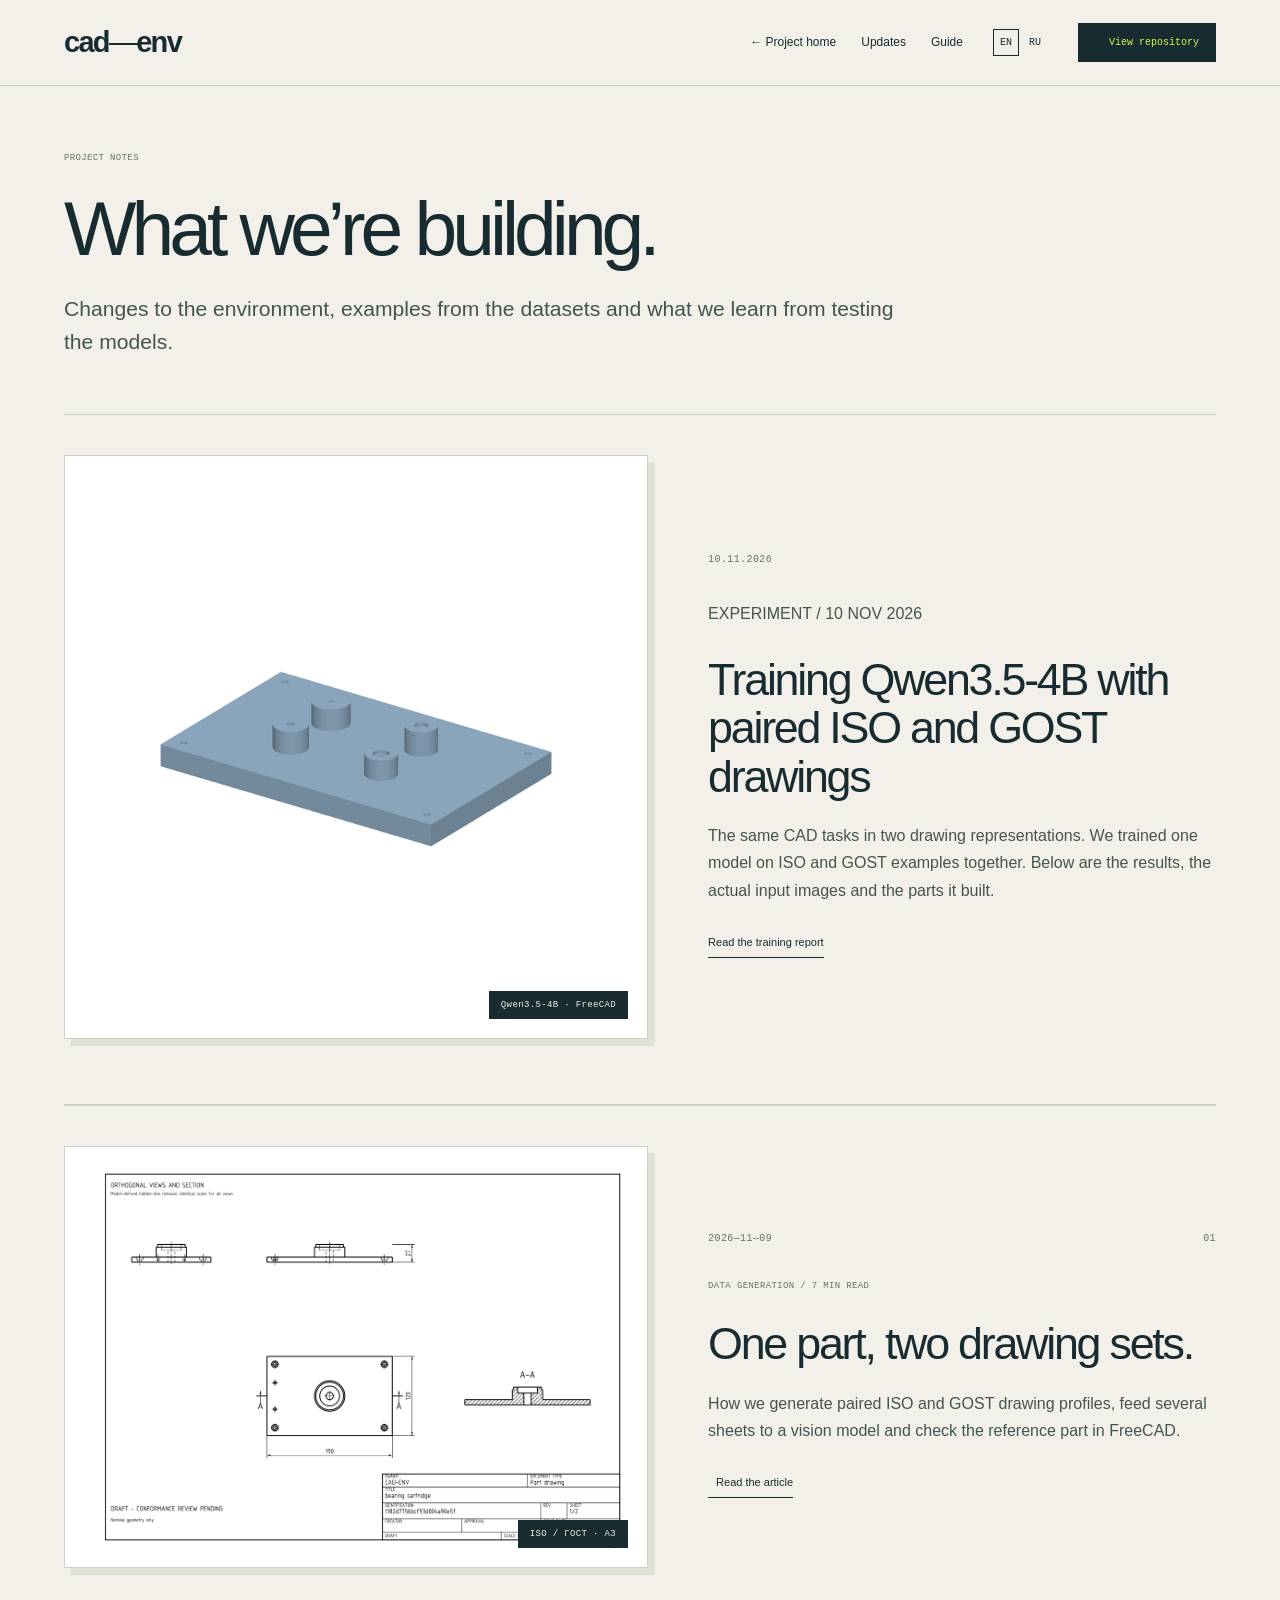
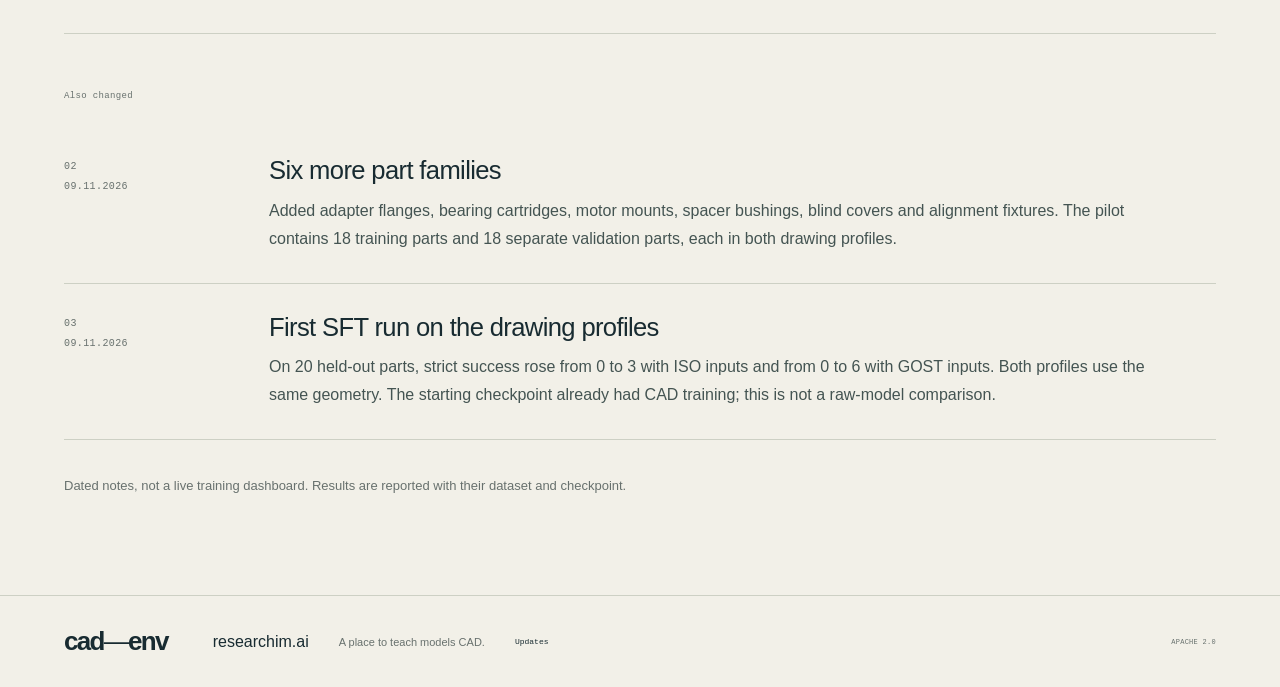
<file: cad-env/blog.html>
<!DOCTYPE html>

<html lang="en"><head><meta charset="utf-8"/><script>try{document.documentElement.lang=localStorage.getItem('cad-env-language')==='ru'?'ru':'en';}catch{}</script><meta content="width=device-width, initial-scale=1" name="viewport"/><title>Updates / cad-env</title><meta content="Changes to the environment, examples from the datasets and what we learn from testing the models." name="description"/><meta content="#f2f0e8" name="theme-color"/><link href="assets/icon.svg" rel="icon"/><link href="style.css?v=20261109-blog" rel="stylesheet"/><link href="journal.css?v=20261110-inputs" rel="stylesheet"/><script defer="" src="i18n.js?v=20261110-no-footer-stamp"></script><script defer="" src="site.js?v=20261109-blog"></script></head><body data-page="blog"><a class="skip" href="#content"><span data-i18n="t001">Skip to content</span></a><header class="header"><a aria-label="cad-env home" class="brand" href="index.html">cad<span>—</span>env</a><nav aria-label="Main navigation" id="nav"><a href="index.html"><span data-i18n="t113">← Project home</span></a><a aria-current="page" href="blog.html"><span data-i18n="nav_blog">Updates</span></a><a href="guide.html"><span data-i18n="nav_guide">Guide</span></a></nav><div aria-label="Language / Язык" class="language-switch" role="group"><button aria-pressed="true" data-language="en" lang="en" type="button">EN</button><button aria-pressed="false" data-language="ru" lang="ru" type="button">RU</button></div><a class="repo-link" href="https://github.com/researchim-ai/cad-env" rel="noreferrer" target="_blank"><span data-i18n="t006">View repository</span></a><button aria-controls="nav" aria-expanded="false" aria-label="Toggle navigation" class="menu" type="button">☰</button></header><main class="journal section" id="content"><div class="journal-intro"><p class="eyebrow mono"><span data-i18n="blog_kicker">PROJECT NOTES</span></p><h1><span data-i18n="blog_title">What we’re building.</span></h1><p class="journal-lead"><span data-i18n="blog_intro">Changes to the environment, examples from the datasets and what we learn from testing the models.</span></p></div><article class="post-feature"><a class="post-cover" href="tuning-results.html"><img alt="Student medium-02" height="720" src="assets/student-solutions/medium-02-iso.png" width="720"/><span class="cover-stamp mono">Qwen3.5-4B · FreeCAD</span></a><div class="post-feature-copy"><p class="mono post-meta"><time datetime="2026-11-10">10.11.2026</time></p><p class="eyebrow" data-i18n="writeup_blog_tag">EXPERIMENT / 10 NOV 2026</p><h2><a data-i18n="writeup_title" href="tuning-results.html">Training Qwen3.5-4B with paired ISO and GOST drawings</a></h2><p data-i18n="writeup_deck">The same CAD tasks in two drawing representations. We trained one model on ISO and GOST examples together. Below are the results, the actual input images and the parts it built.</p><a class="text-link" data-i18n="writeup_read" href="tuning-results.html">Read the training report</a></div></article><article class="post-feature"><a aria-label="Read about ISO and GOST drawings" class="post-cover" href="drawing-update.html"><img alt="bearing cartridge — ISO sheet" height="1697" loading="eager" src="assets/drawings/bearing_cartridge-iso-sheet.png" width="2400"/><span class="cover-stamp mono">ISO / ГОСТ · A3</span></a><div class="post-feature-copy"><p class="mono post-meta"><time datetime="2026-11-09">2026—11—09</time><span>01</span></p><p class="eyebrow mono"><span data-i18n="blog_feature_tag">DATA GENERATION / 7 MIN READ</span></p><h2><a href="drawing-update.html"><span data-i18n="article_title">One part, two drawing sets.</span></a></h2><p><span data-i18n="article_deck">How we generate paired ISO and GOST drawing profiles, feed several sheets to a vision model and check the reference part in FreeCAD.</span></p><a class="text-link" href="drawing-update.html"><span data-i18n="blog_read">Read the article</span></a></div></article><section class="short-updates"><p class="eyebrow mono"><span data-i18n="blog_short_title">Also changed</span></p><article class="short-update"><div class="mono update-number">02<br/><time datetime="2026-11-09">09.11.2026</time></div><div><h2><span data-i18n="blog_families_title">Six more part families</span></h2><p><span data-i18n="blog_families_body">Added adapter flanges, bearing cartridges, motor mounts, spacer bushings, blind covers and alignment fixtures. The pilot contains 18 training parts and 18 separate validation parts, each in both drawing profiles.</span></p></div></article><article class="short-update"><div class="mono update-number">03<br/><time datetime="2026-11-09">09.11.2026</time></div><div><h2><span data-i18n="blog_sft_title">First SFT run on the drawing profiles</span></h2><p><span data-i18n="blog_sft_body">On 20 held-out parts, strict success rose from 0 to 3 with ISO inputs and from 0 to 6 with GOST inputs. Both profiles use the same geometry. The starting checkpoint already had CAD training; this is not a raw-model comparison.</span></p></div></article></section><p class="journal-footnote"><span data-i18n="blog_scope">Dated notes, not a live training dashboard. Results are reported with their dataset and checkpoint.</span></p></main><footer class="section"><a class="brand" href="index.html">cad<span>—</span>env</a><a href="../">researchim.ai</a><span data-i18n="t109">A place to teach models CAD.</span><a href="blog.html"><span data-i18n="nav_blog">Updates</span></a><span class="mono"><span data-i18n="t142">APACHE 2.0</span></span></footer><div aria-live="polite" class="toast" role="status"></div></body></html>
</file>
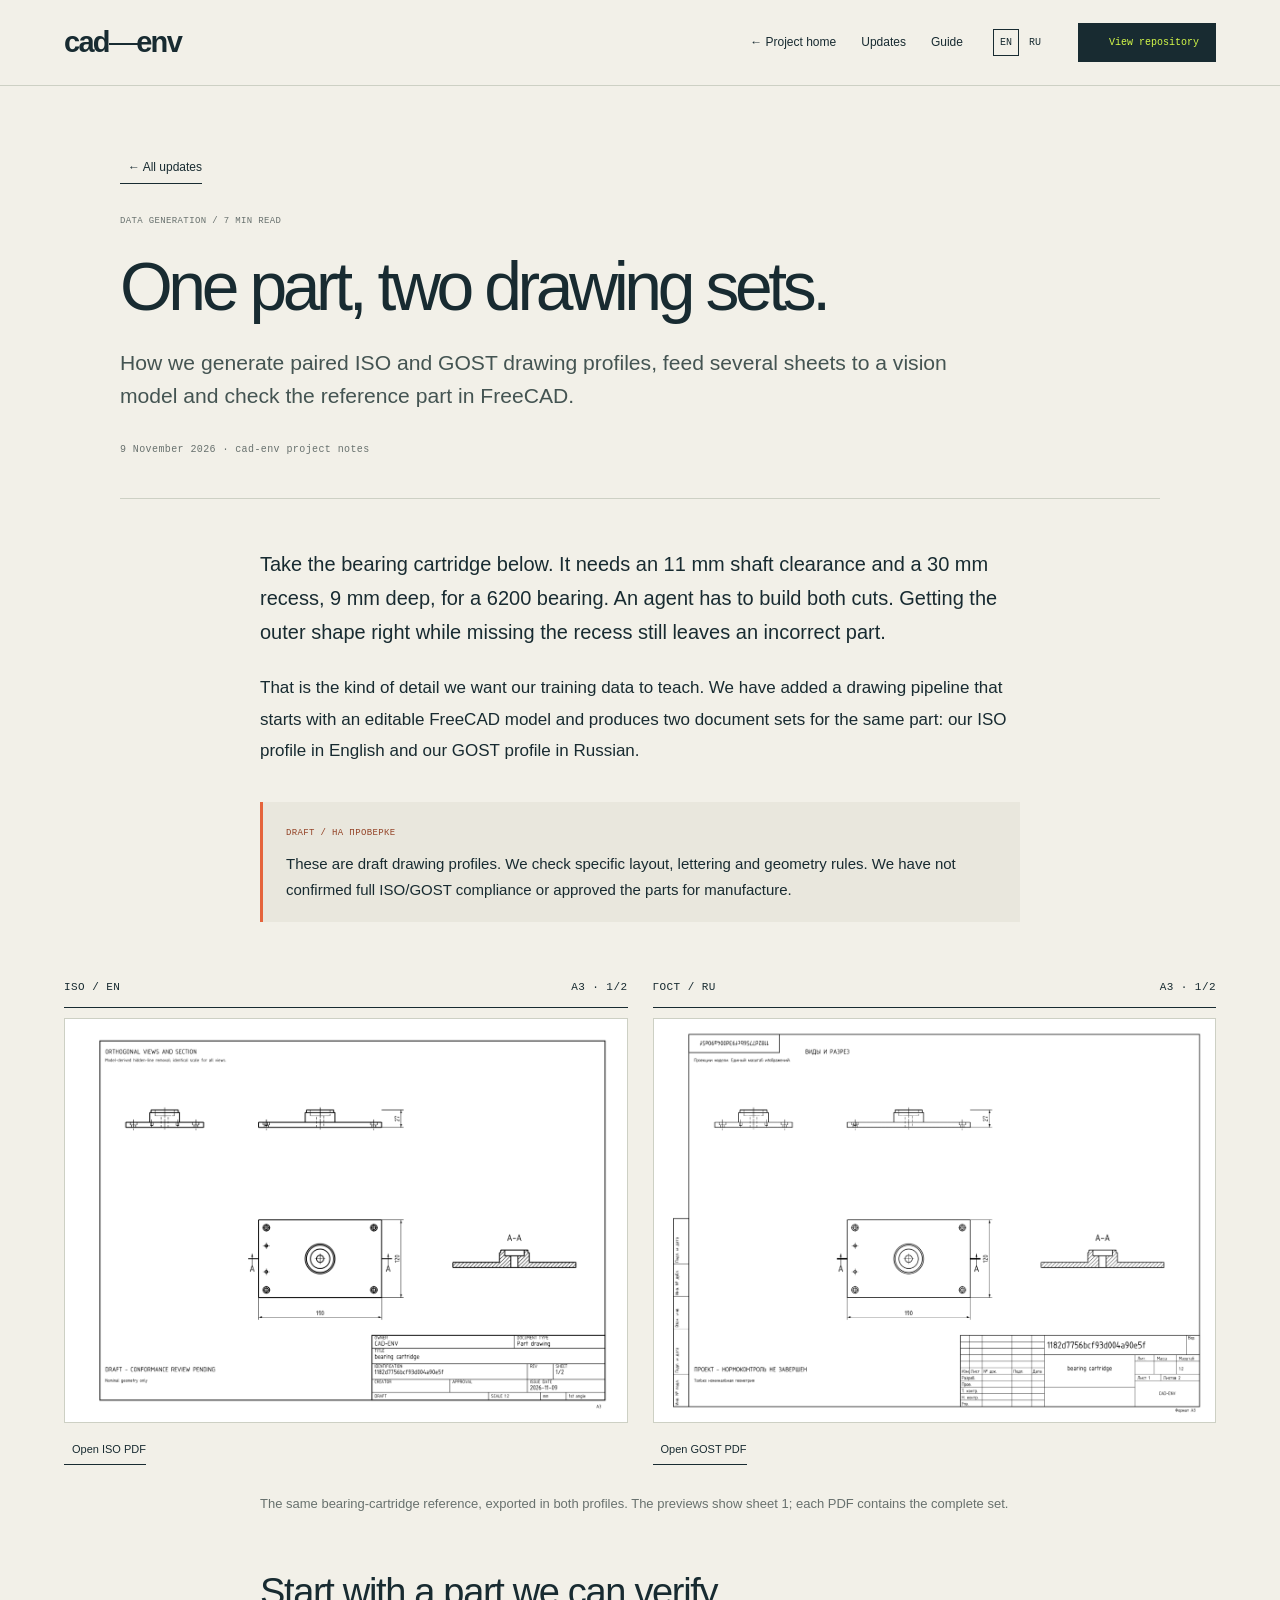
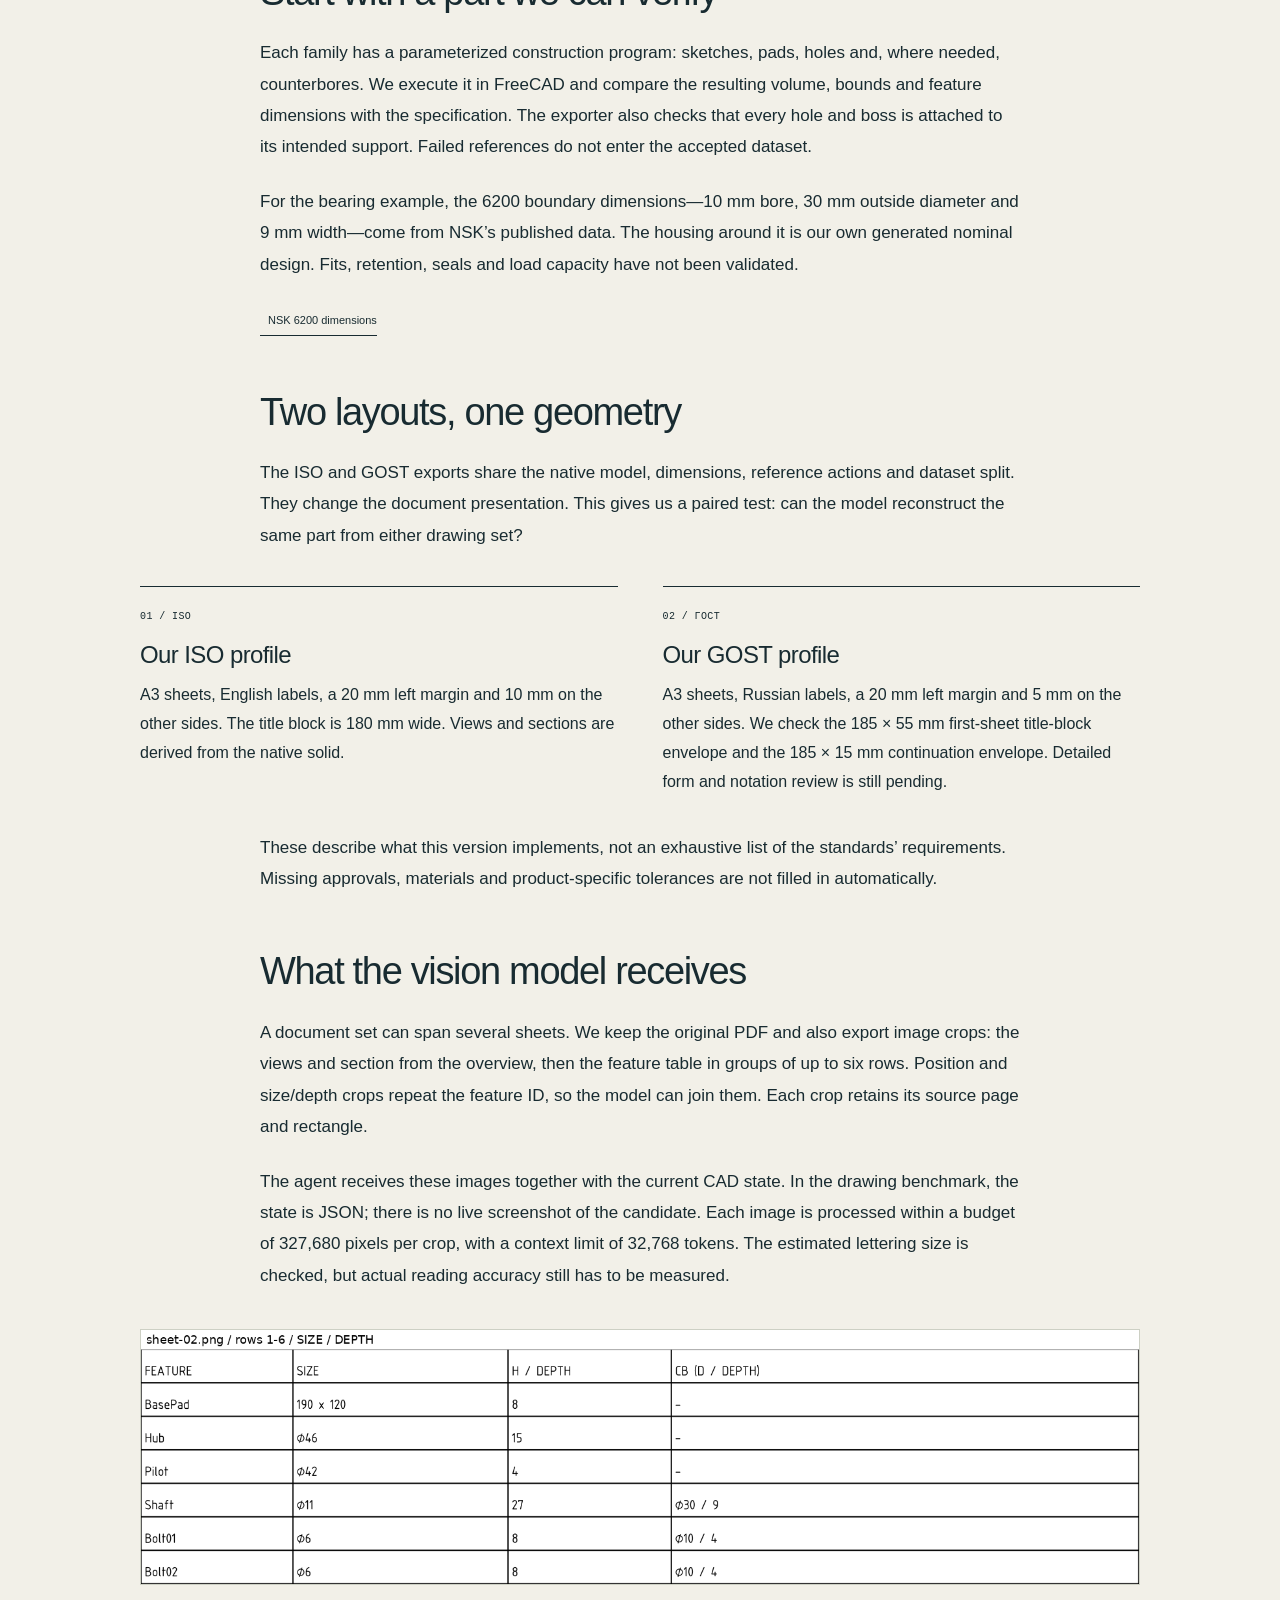
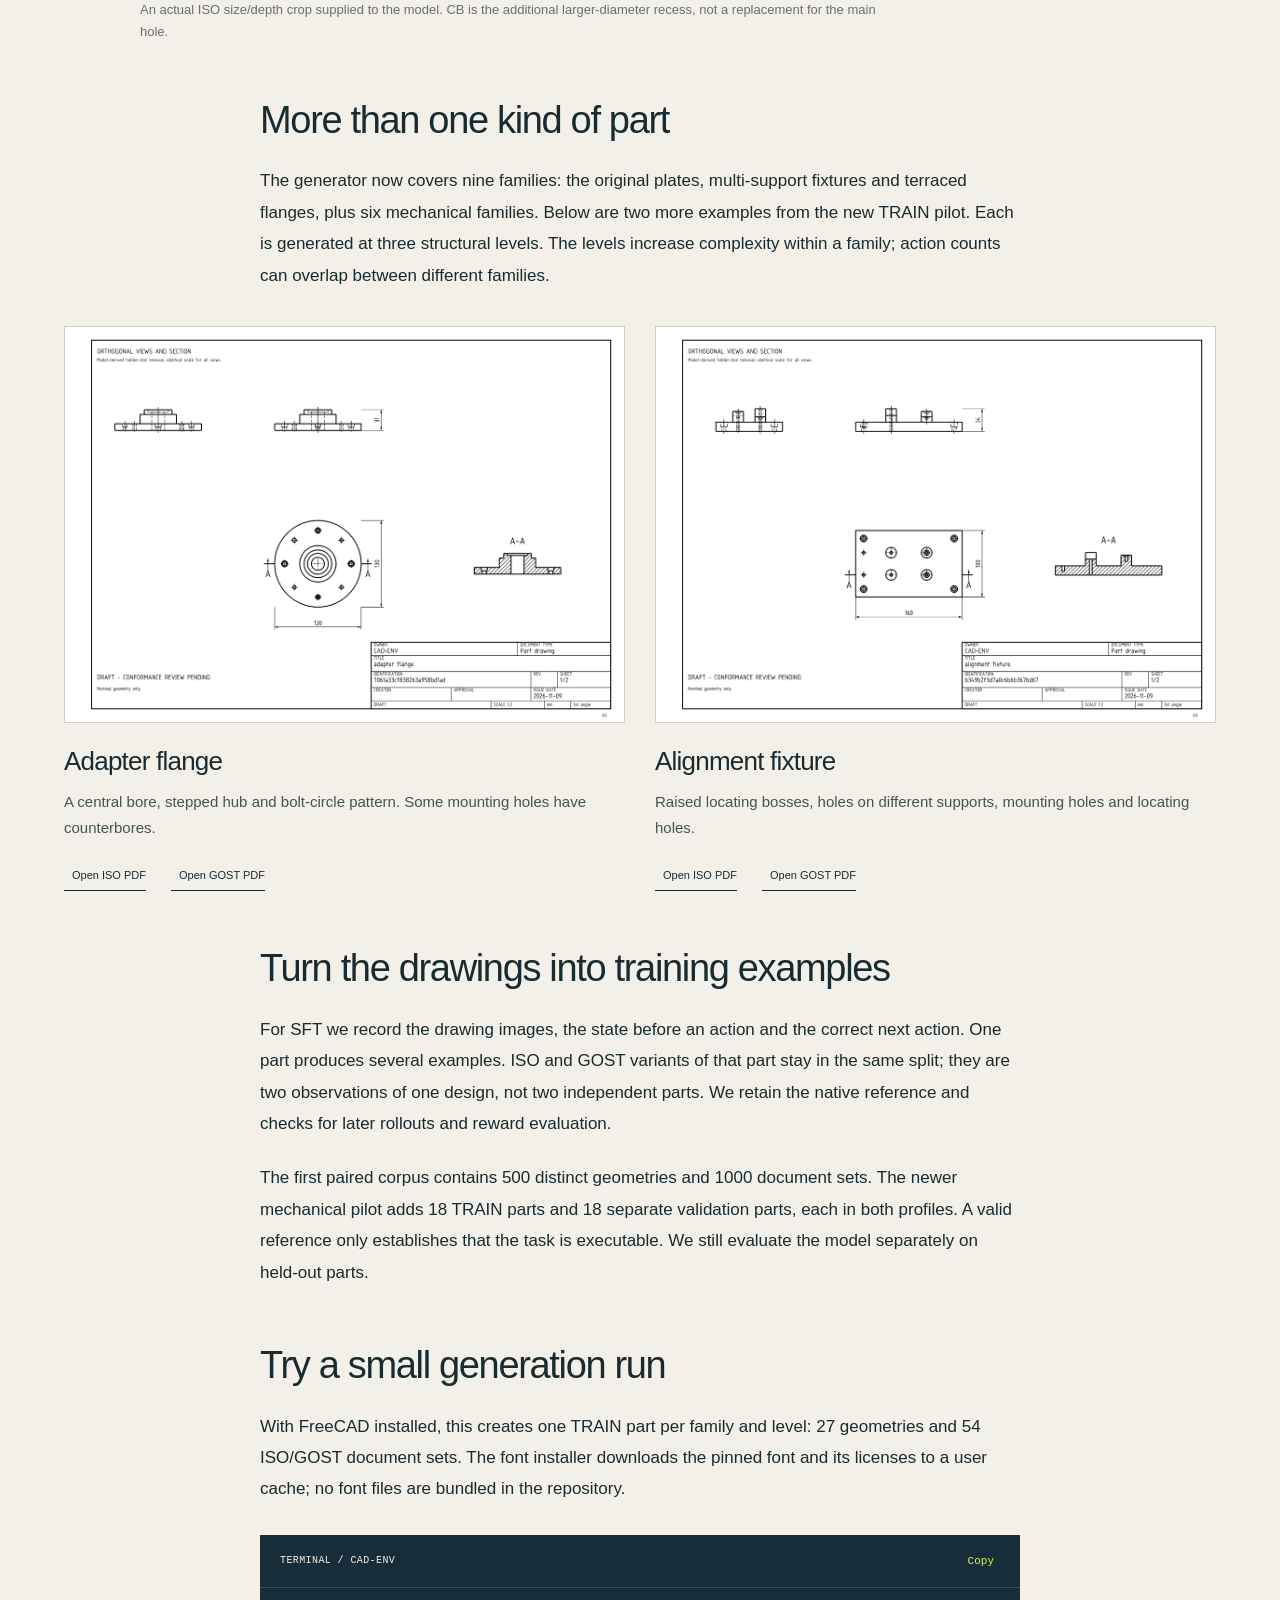
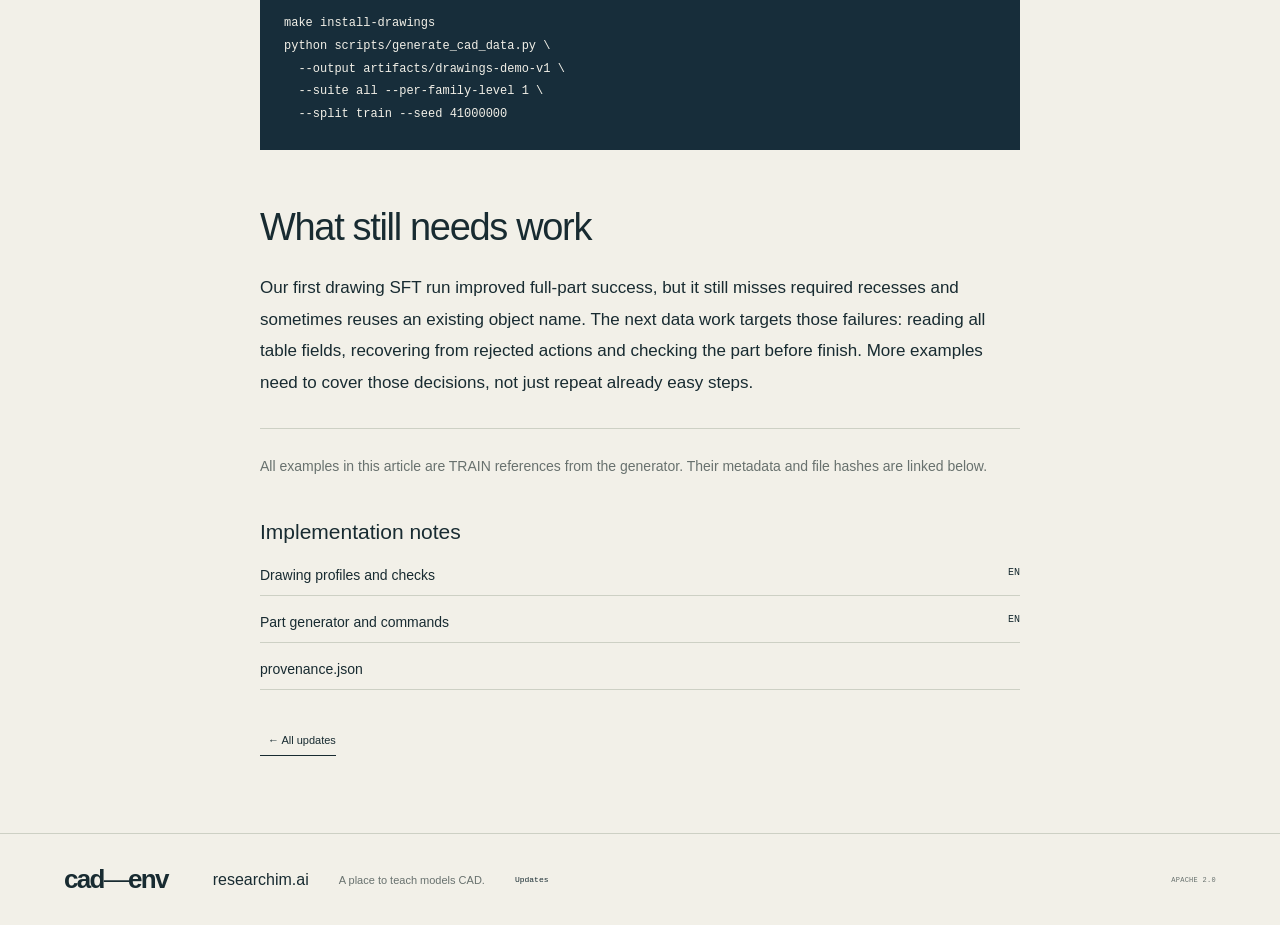
<file: cad-env/drawing-update.html>
<!DOCTYPE html>

<html lang="en"><head><meta charset="utf-8"/><script>try{document.documentElement.lang=localStorage.getItem('cad-env-language')==='ru'?'ru':'en';}catch{}</script><meta content="width=device-width, initial-scale=1" name="viewport"/><title>One part, two drawing sets. / cad-env</title><meta content="How we generate paired ISO and GOST drawing profiles, feed several sheets to a vision model and check the reference part in FreeCAD." name="description"/><meta content="#f2f0e8" name="theme-color"/><link href="assets/icon.svg" rel="icon"/><link href="style.css?v=20261109-blog" rel="stylesheet"/><link href="journal.css?v=20261110-inputs" rel="stylesheet"/><script defer="" src="i18n.js?v=20261110-no-footer-stamp"></script><script defer="" src="site.js?v=20261109-blog"></script></head><body data-page="article"><a class="skip" href="#content"><span data-i18n="t001">Skip to content</span></a><header class="header"><a aria-label="cad-env home" class="brand" href="index.html">cad<span>—</span>env</a><nav aria-label="Main navigation" id="nav"><a href="index.html"><span data-i18n="t113">← Project home</span></a><a aria-current="page" href="blog.html"><span data-i18n="nav_blog">Updates</span></a><a href="guide.html"><span data-i18n="nav_guide">Guide</span></a></nav><div aria-label="Language / Язык" class="language-switch" role="group"><button aria-pressed="true" data-language="en" lang="en" type="button">EN</button><button aria-pressed="false" data-language="ru" lang="ru" type="button">RU</button></div><a class="repo-link" href="https://github.com/researchim-ai/cad-env" rel="noreferrer" target="_blank"><span data-i18n="t006">View repository</span></a><button aria-controls="nav" aria-expanded="false" aria-label="Toggle navigation" class="menu" type="button">☰</button></header><main class="journal article section" id="content"><header class="article-header"><a class="text-link" href="blog.html"><span data-i18n="back_blog">← All updates</span></a><p class="eyebrow mono"><span data-i18n="blog_feature_tag">DATA GENERATION / 7 MIN READ</span></p><h1><span data-i18n="article_title">One part, two drawing sets.</span></h1><p class="journal-lead"><span data-i18n="article_deck">How we generate paired ISO and GOST drawing profiles, feed several sheets to a vision model and check the reference part in FreeCAD.</span></p><p class="post-meta mono"><time datetime="2026-11-09"><span data-i18n="article_date">9 November 2026 · cad-env project notes</span></time></p></header><div class="article-copy"><p class="article-opening" data-i18n="article_lead">Take the bearing cartridge below. It needs an 11 mm shaft clearance and a 30 mm recess, 9 mm deep, for a 6200 bearing. An agent has to build both cuts. Getting the outer shape right while missing the recess still leaves an incorrect part.</p><p data-i18n="article_intro">That is the kind of detail we want our training data to teach. We have added a drawing pipeline that starts with an editable FreeCAD model and produces two document sets for the same part: our ISO profile in English and our GOST profile in Russian.</p><aside class="draft-note"><span class="draft-label mono">DRAFT / НА ПРОВЕРКЕ</span><p data-i18n="article_draft">These are draft drawing profiles. We check specific layout, lettering and geometry rules. We have not confirmed full ISO/GOST compliance or approved the parts for manufacture.</p></aside></div><section aria-label="ISO and GOST drawing comparison" class="drawing-pair"><figure><div class="sheet-heading mono"><span>ISO / EN</span><span>A3 · 1/2</span></div><a aria-label="Open full-size drawing" class="sheet-preview" href="assets/drawings/bearing_cartridge-iso-sheet.png" rel="noreferrer" target="_blank"><img alt="bearing cartridge — ISO sheet" height="1697" loading="eager" src="assets/drawings/bearing_cartridge-iso-sheet.png" width="2400"/></a><figcaption><a class="text-link" href="assets/drawings/bearing_cartridge-iso-pdf.pdf" rel="noreferrer" target="_blank"><span data-i18n="pdf_iso">Open ISO PDF</span></a></figcaption></figure><figure><div class="sheet-heading mono"><span>ГОСТ / RU</span><span>A3 · 1/2</span></div><a aria-label="Open full-size drawing" class="sheet-preview" href="assets/drawings/bearing_cartridge-gost-sheet.png" rel="noreferrer" target="_blank"><img alt="bearing cartridge — GOST sheet" height="1697" loading="eager" src="assets/drawings/bearing_cartridge-gost-sheet.png" width="2400"/></a><figcaption><a class="text-link" href="assets/drawings/bearing_cartridge-gost-pdf.pdf" rel="noreferrer" target="_blank"><span data-i18n="pdf_gost">Open GOST PDF</span></a></figcaption></figure></section><p class="figure-caption"><span data-i18n="caption_pair">The same bearing-cartridge reference, exported in both profiles. The previews show sheet 1; each PDF contains the complete set.</span></p><div class="article-copy"><h2 data-i18n="article_first_title">Start with a part we can verify</h2><p data-i18n="article_first_body">Each family has a parameterized construction program: sketches, pads, holes and, where needed, counterbores. We execute it in FreeCAD and compare the resulting volume, bounds and feature dimensions with the specification. The exporter also checks that every hole and boss is attached to its intended support. Failed references do not enter the accepted dataset.</p><p data-i18n="article_bearing_body">For the bearing example, the 6200 boundary dimensions—10 mm bore, 30 mm outside diameter and 9 mm width—come from NSK’s published data. The housing around it is our own generated nominal design. Fits, retention, seals and load capacity have not been validated.</p><p><a class="text-link" href="https://www.nsk.com/my-en/engineering/products/bearings/ball-bearings/deep-groove-ball-bearings/single-row-deep-groove-ball-bearings/6200-apn.html" rel="noreferrer" target="_blank"><span data-i18n="article_source_link">NSK 6200 dimensions</span></a></p><h2 data-i18n="article_profiles_title">Two layouts, one geometry</h2><p data-i18n="article_profiles_body">The ISO and GOST exports share the native model, dimensions, reference actions and dataset split. They change the document presentation. This gives us a paired test: can the model reconstruct the same part from either drawing set?</p></div><div class="profile-notes"><section><span class="mono">01 / ISO</span><h3 data-i18n="article_iso_title">Our ISO profile</h3><p data-i18n="article_iso_body">A3 sheets, English labels, a 20 mm left margin and 10 mm on the other sides. The title block is 180 mm wide. Views and sections are derived from the native solid.</p></section><section><span class="mono">02 / ГОСТ</span><h3 data-i18n="article_gost_title">Our GOST profile</h3><p data-i18n="article_gost_body">A3 sheets, Russian labels, a 20 mm left margin and 5 mm on the other sides. We check the 185 × 55 mm first-sheet title-block envelope and the 185 × 15 mm continuation envelope. Detailed form and notation review is still pending.</p></section></div><div class="article-copy"><p data-i18n="article_layout_note">These describe what this version implements, not an exhaustive list of the standards’ requirements. Missing approvals, materials and product-specific tolerances are not filled in automatically.</p><h2 data-i18n="article_input_title">What the vision model receives</h2><p data-i18n="article_input_body">A document set can span several sheets. We keep the original PDF and also export image crops: the views and section from the overview, then the feature table in groups of up to six rows. Position and size/depth crops repeat the feature ID, so the model can join them. Each crop retains its source page and rectangle.</p><p data-i18n="article_input_budget">The agent receives these images together with the current CAD state. In the drawing benchmark, the state is JSON; there is no live screenshot of the candidate. Each image is processed within a budget of 327,680 pixels per crop, with a context limit of 32,768 tokens. The estimated lettering size is checked, but actual reading accuracy still has to be measured.</p></div><figure class="table-figure"><a href="assets/drawings/bearing_cartridge-iso-table.png" rel="noreferrer" target="_blank"><img alt="bearing cartridge — ISO table" loading="lazy" src="assets/drawings/bearing_cartridge-iso-table.png"/></a><figcaption><span data-i18n="article_crop_caption">An actual ISO size/depth crop supplied to the model. CB is the additional larger-diameter recess, not a replacement for the main hole.</span></figcaption></figure><div class="article-copy" id="families"><h2 data-i18n="article_families_title">More than one kind of part</h2><p data-i18n="article_families_body">The generator now covers nine families: the original plates, multi-support fixtures and terraced flanges, plus six mechanical families. Below are two more examples from the new TRAIN pilot. Each is generated at three structural levels. The levels increase complexity within a family; action counts can overlap between different families.</p></div><div class="part-gallery"><figure><a href="assets/drawings/adapter_flange-iso-sheet.png" rel="noreferrer" target="_blank"><img alt="adapter flange — ISO sheet" height="1697" loading="lazy" src="assets/drawings/adapter_flange-iso-sheet.png" width="2400"/></a><figcaption><h3 data-i18n="part_flange">Adapter flange</h3><p data-i18n="part_flange_body">A central bore, stepped hub and bolt-circle pattern. Some mounting holes have counterbores.</p><div class="figure-links"><a class="text-link" href="assets/drawings/adapter_flange-iso-pdf.pdf" rel="noreferrer" target="_blank"><span data-i18n="pdf_iso">Open ISO PDF</span></a><a class="text-link" href="assets/drawings/adapter_flange-gost-pdf.pdf" rel="noreferrer" target="_blank"><span data-i18n="pdf_gost">Open GOST PDF</span></a></div></figcaption></figure><figure><a href="assets/drawings/alignment_fixture-iso-sheet.png" rel="noreferrer" target="_blank"><img alt="alignment fixture — ISO sheet" height="1697" loading="lazy" src="assets/drawings/alignment_fixture-iso-sheet.png" width="2400"/></a><figcaption><h3 data-i18n="part_fixture">Alignment fixture</h3><p data-i18n="part_fixture_body">Raised locating bosses, holes on different supports, mounting holes and locating holes.</p><div class="figure-links"><a class="text-link" href="assets/drawings/alignment_fixture-iso-pdf.pdf" rel="noreferrer" target="_blank"><span data-i18n="pdf_iso">Open ISO PDF</span></a><a class="text-link" href="assets/drawings/alignment_fixture-gost-pdf.pdf" rel="noreferrer" target="_blank"><span data-i18n="pdf_gost">Open GOST PDF</span></a></div></figcaption></figure></div><div class="article-copy"><h2 data-i18n="article_train_title">Turn the drawings into training examples</h2><p data-i18n="article_train_body">For SFT we record the drawing images, the state before an action and the correct next action. One part produces several examples. ISO and GOST variants of that part stay in the same split; they are two observations of one design, not two independent parts. We retain the native reference and checks for later rollouts and reward evaluation.</p><p data-i18n="article_scale_body">The first paired corpus contains 500 distinct geometries and 1000 document sets. The newer mechanical pilot adds 18 TRAIN parts and 18 separate validation parts, each in both profiles. A valid reference only establishes that the task is executable. We still evaluate the model separately on held-out parts.</p><h2 data-i18n="article_generate_title">Try a small generation run</h2><p data-i18n="article_generate_body">With FreeCAD installed, this creates one TRAIN part per family and level: 27 geometries and 54 ISO/GOST document sets. The font installer downloads the pinned font and its licenses to a user cache; no font files are bundled in the repository.</p><div class="journal-code"><div class="mono"><span>TERMINAL / CAD-ENV</span><button data-copy="drawing-command" type="button"><span data-i18n="t056">Copy</span></button></div><pre id="drawing-command">make install-drawings
python scripts/generate_cad_data.py \
  --output artifacts/drawings-demo-v1 \
  --suite all --per-family-level 1 \
  --split train --seed 41000000</pre></div><h2 data-i18n="article_next_title">What still needs work</h2><p data-i18n="article_next_body">Our first drawing SFT run improved full-part success, but it still misses required recesses and sometimes reuses an existing object name. The next data work targets those failures: reading all table fields, recovering from rejected actions and checking the part before finish. More examples need to cover those decisions, not just repeat already easy steps.</p><p class="article-endnote" data-i18n="article_close">All examples in this article are TRAIN references from the generator. Their metadata and file hashes are linked below.</p><div class="article-resources"><h3><span data-i18n="article_methods">Implementation notes</span></h3><a href="docs/drawing-standards.md"><span data-i18n="article_standard_doc">Drawing profiles and checks</span> <small>EN</small></a><a href="docs/industrial-generator.md"><span data-i18n="article_generator_doc">Part generator and commands</span> <small>EN</small></a><a href="assets/drawings/provenance.json">provenance.json</a></div><a class="text-link" href="blog.html"><span data-i18n="back_blog">← All updates</span></a></div></main><footer class="section"><a class="brand" href="index.html">cad<span>—</span>env</a><a href="../">researchim.ai</a><span data-i18n="t109">A place to teach models CAD.</span><a href="blog.html"><span data-i18n="nav_blog">Updates</span></a><span class="mono"><span data-i18n="t142">APACHE 2.0</span></span></footer><div aria-live="polite" class="toast" role="status"></div></body></html>
</file>
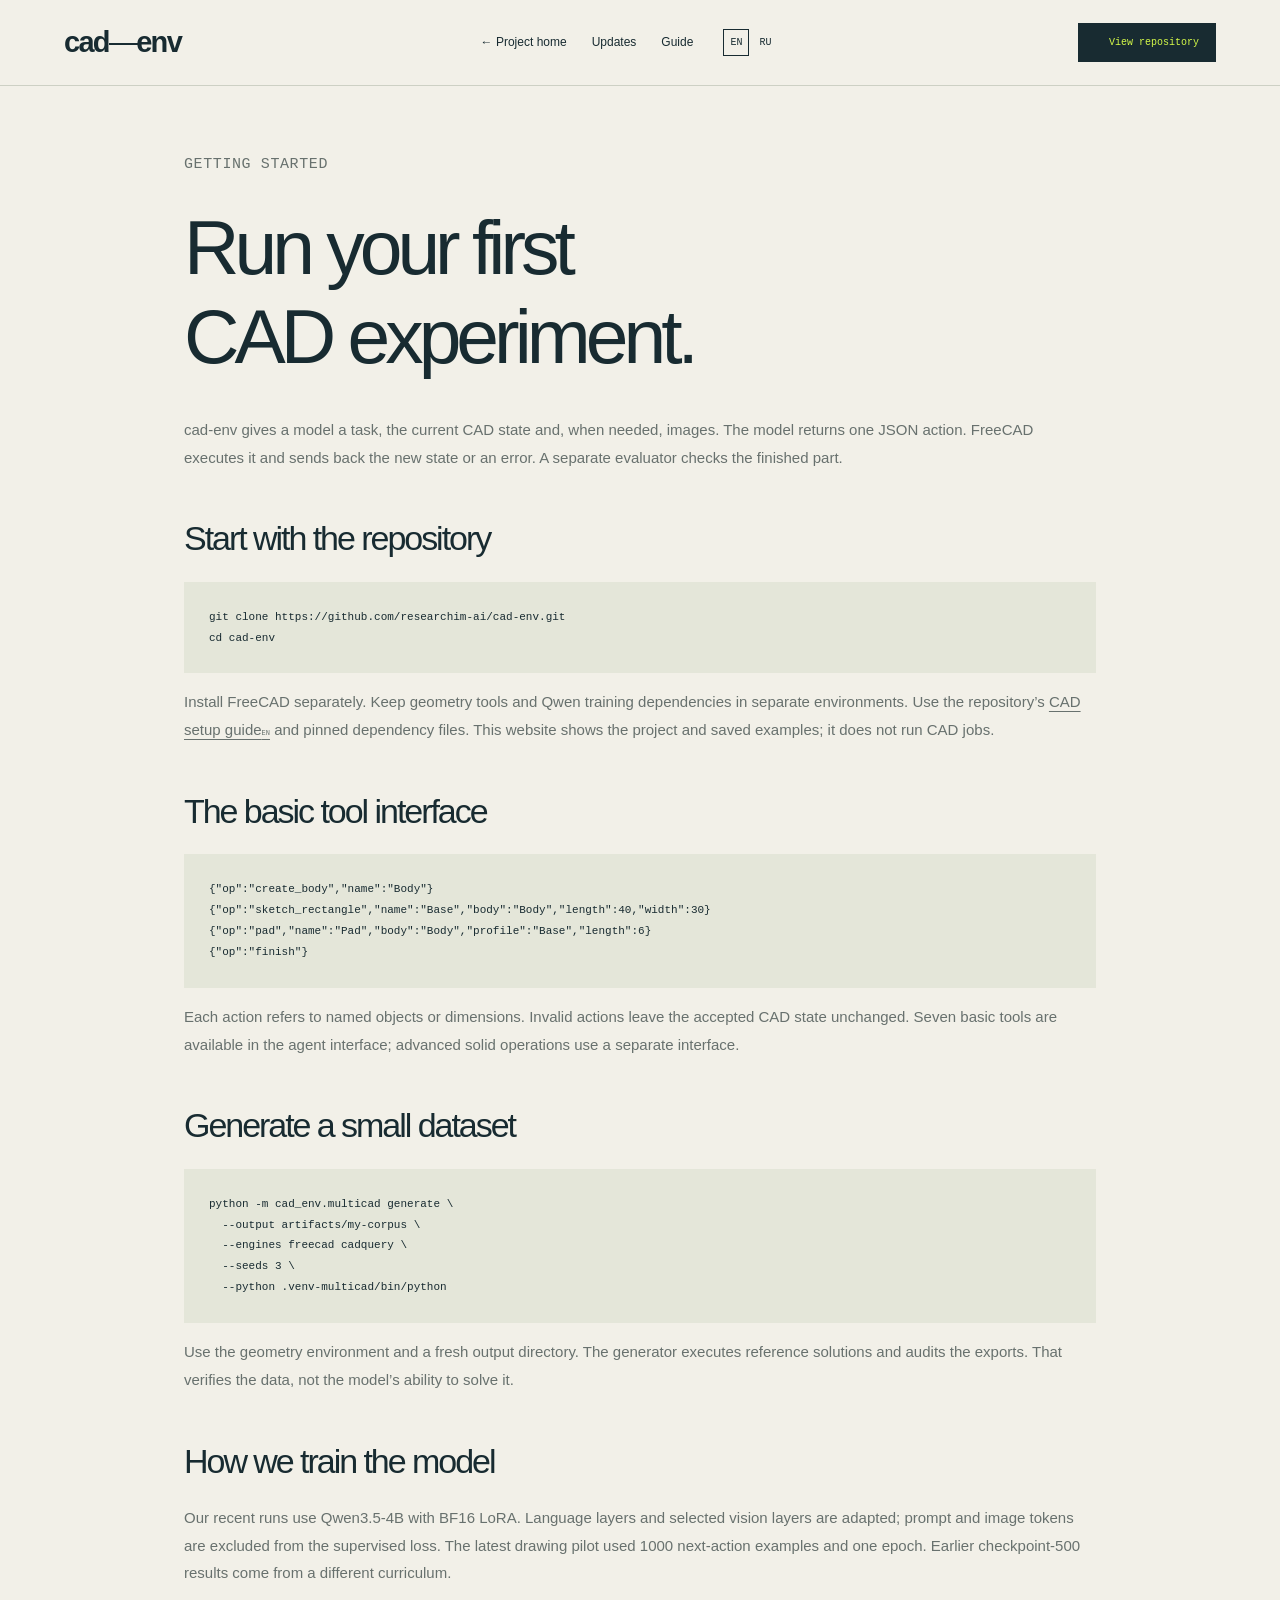
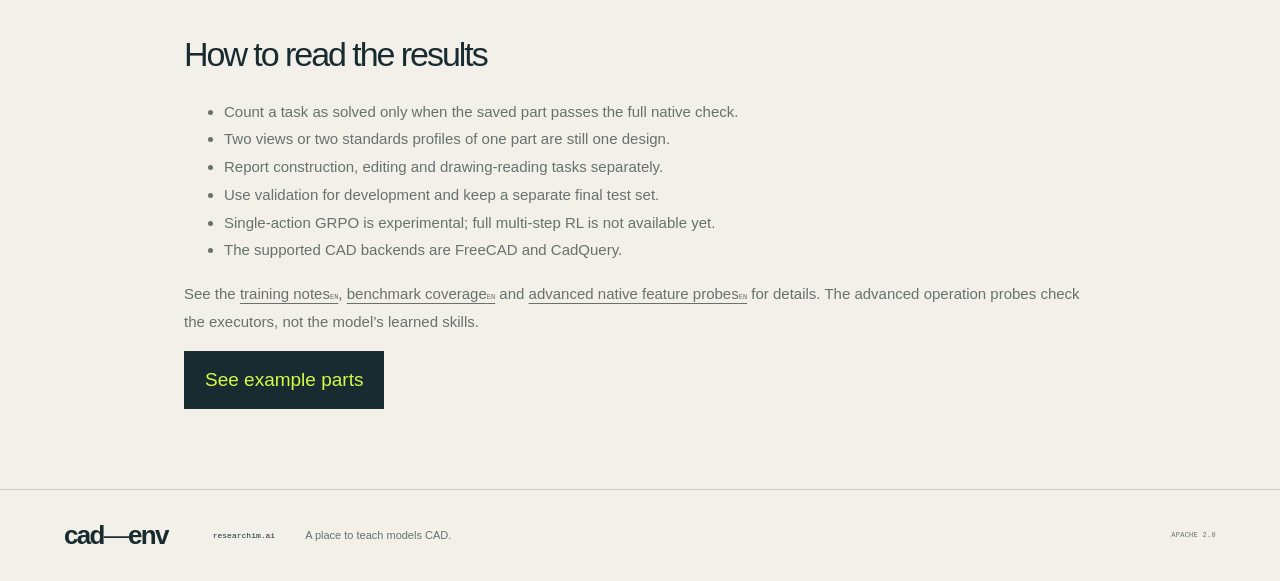
<file: cad-env/guide.html>
<!DOCTYPE html>

<html lang="en"><head><script>try{document.documentElement.lang=localStorage.getItem('cad-env-language')==='ru'?'ru':'en';}catch{}</script><meta charset="utf-8"/><meta content="width=device-width, initial-scale=1" name="viewport"/><title>Getting started / cad-env</title><meta content="Install cad-env, generate a dataset and understand how CAD-agent experiments are evaluated." name="description"/><link href="assets/icon.svg" rel="icon"/><link href="style.css?v=20261109-blog" rel="stylesheet"/><script defer="True" src="i18n.js?v=20261110-no-footer-stamp"></script><script defer="True" src="site.js?v=20261109-blog"></script></head><body><a class="skip" href="#content"><span data-i18n="t001">Skip to content</span></a><header class="header"><a aria-label="cad-env home" class="brand" href="index.html">cad<span>—</span>env</a><nav aria-label="Main navigation" id="nav"><a href="index.html"><span data-i18n="t113">← Project home</span></a><a href="blog.html"><span data-i18n="nav_blog">Updates</span></a><a href="guide.html"><span data-i18n="nav_guide">Guide</span></a></nav><div aria-label="Language / Язык" class="language-switch" role="group"><button aria-pressed="true" data-language="en" lang="en" type="button">EN</button><button aria-pressed="false" data-language="ru" lang="ru" type="button">RU</button></div><a class="repo-link" href="https://github.com/researchim-ai/cad-env" rel="noreferrer" target="_blank"><span data-i18n="t006">View repository</span></a><button aria-controls="nav" aria-expanded="false" aria-label="Toggle navigation" class="menu" type="button">☰</button></header><main class="section guide" id="content"><p class="eyebrow mono"><span data-i18n="t114">GETTING STARTED</span></p><h1><span data-i18n="t115">Run your first</span><br/><span data-i18n="t116">CAD experiment.</span></h1><p><span data-i18n="t117">cad-env gives a model a task, the current CAD state and, when needed, images. The model returns one JSON action. FreeCAD executes it and sends back the new state or an error. A separate evaluator checks the finished part.</span></p><h2><span data-i18n="t118">Start with the repository</span></h2><pre>git clone https://github.com/researchim-ai/cad-env.git
cd cad-env</pre><p><span data-i18n="t119">Install FreeCAD separately. Keep geometry tools and Qwen training dependencies in separate environments. Use the repository’s</span> <a href="docs/multicad.md" hreflang="en" rel="noreferrer" target="_blank" title="Original technical documentation in English"><span data-i18n="t120">CAD setup guide</span><small class="doc-language" lang="en">EN</small></a> <span data-i18n="t121">and pinned dependency files. This website shows the project and saved examples; it does not run CAD jobs.</span></p><h2><span data-i18n="t122">The basic tool interface</span></h2><pre>{"op":"create_body","name":"Body"}
{"op":"sketch_rectangle","name":"Base","body":"Body","length":40,"width":30}
{"op":"pad","name":"Pad","body":"Body","profile":"Base","length":6}
{"op":"finish"}</pre><p><span data-i18n="t123">Each action refers to named objects or dimensions. Invalid actions leave the accepted CAD state unchanged. Seven basic tools are available in the agent interface; advanced solid operations use a separate interface.</span></p><h2><span data-i18n="t124">Generate a small dataset</span></h2><pre>python -m cad_env.multicad generate \
  --output artifacts/my-corpus \
  --engines freecad cadquery \
  --seeds 3 \
  --python .venv-multicad/bin/python</pre><p><span data-i18n="t125">Use the geometry environment and a fresh output directory. The generator executes reference solutions and audits the exports. That verifies the data, not the model’s ability to solve it.</span></p><h2><span data-i18n="t126">How we train the model</span></h2><p><span data-i18n="t127">Our recent runs use Qwen3.5-4B with BF16 LoRA. Language layers and selected vision layers are adapted; prompt and image tokens are excluded from the supervised loss. The latest drawing pilot used 1000 next-action examples and one epoch. Earlier checkpoint-500 results come from a different curriculum.</span></p><h2><span data-i18n="t128">How to read the results</span></h2><ul><li><span data-i18n="t129">Count a task as solved only when the saved part passes the full native check.</span></li><li><span data-i18n="t130">Two views or two standards profiles of one part are still one design.</span></li><li><span data-i18n="t131">Report construction, editing and drawing-reading tasks separately.</span></li><li><span data-i18n="t132">Use validation for development and keep a separate final test set.</span></li><li><span data-i18n="t133">Single-action GRPO is experimental; full multi-step RL is not available yet.</span></li><li><span data-i18n="t134">The supported CAD backends are FreeCAD and CadQuery.</span></li></ul><p><span data-i18n="t135">See the</span> <a href="docs/training-audit.md" hreflang="en" rel="noreferrer" target="_blank" title="Original technical documentation in English"><span data-i18n="t136">training notes</span><small class="doc-language" lang="en">EN</small></a>, <a href="docs/benchmark-coverage.md" hreflang="en" rel="noreferrer" target="_blank" title="Original technical documentation in English"><span data-i18n="t137">benchmark coverage</span><small class="doc-language" lang="en">EN</small></a> <span data-i18n="t138">and</span> <a href="docs/solidcad.md" hreflang="en" rel="noreferrer" target="_blank" title="Original technical documentation in English"><span data-i18n="t139">advanced native feature probes</span><small class="doc-language" lang="en">EN</small></a> <span data-i18n="t140">for details. The advanced operation probes check the executors, not the model’s learned skills.</span></p><a class="button primary" href="index.html#explorer"><span data-i18n="t141">See example parts</span></a></main><footer class="section"><a class="brand" href="index.html">cad<span>—</span>env</a><a href="../">researchim.ai</a><span><span data-i18n="t109">A place to teach models CAD.</span></span><span class="mono"><span data-i18n="t142">APACHE 2.0</span></span></footer></body></html>
</file>
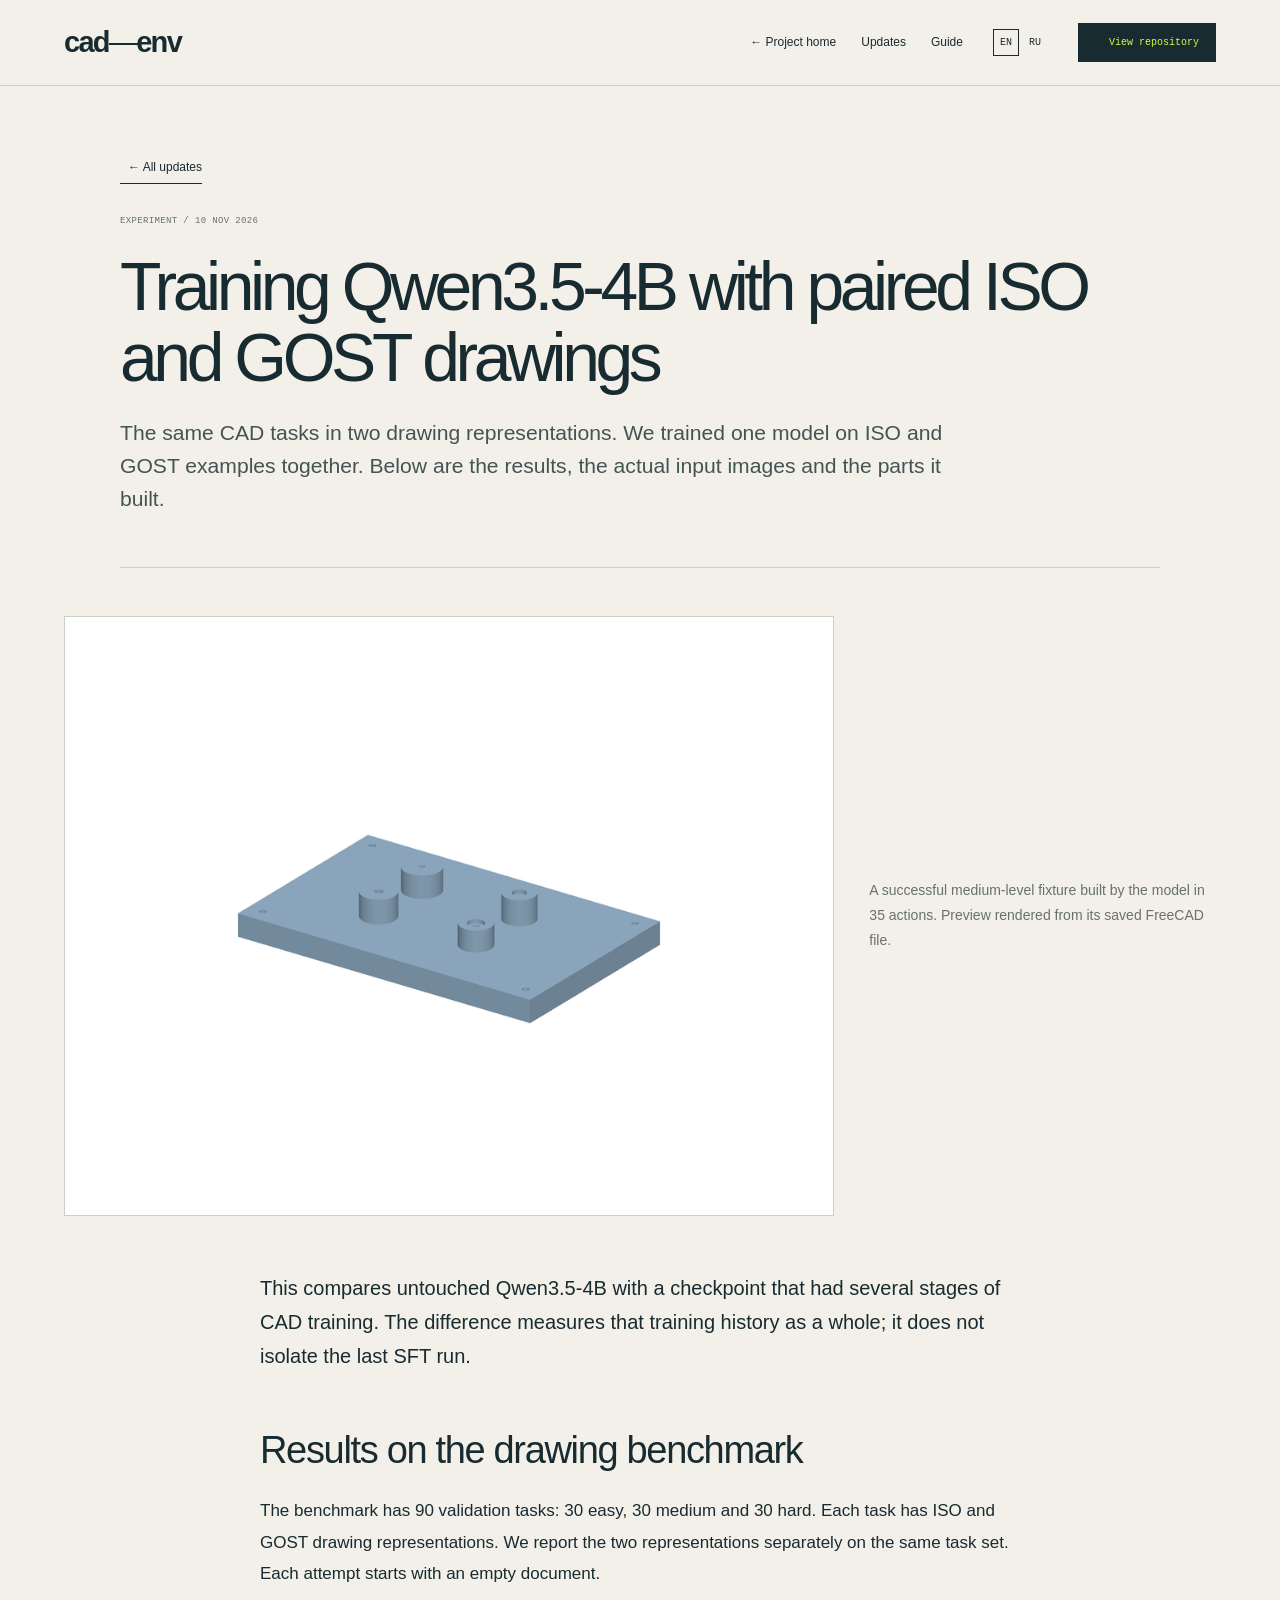
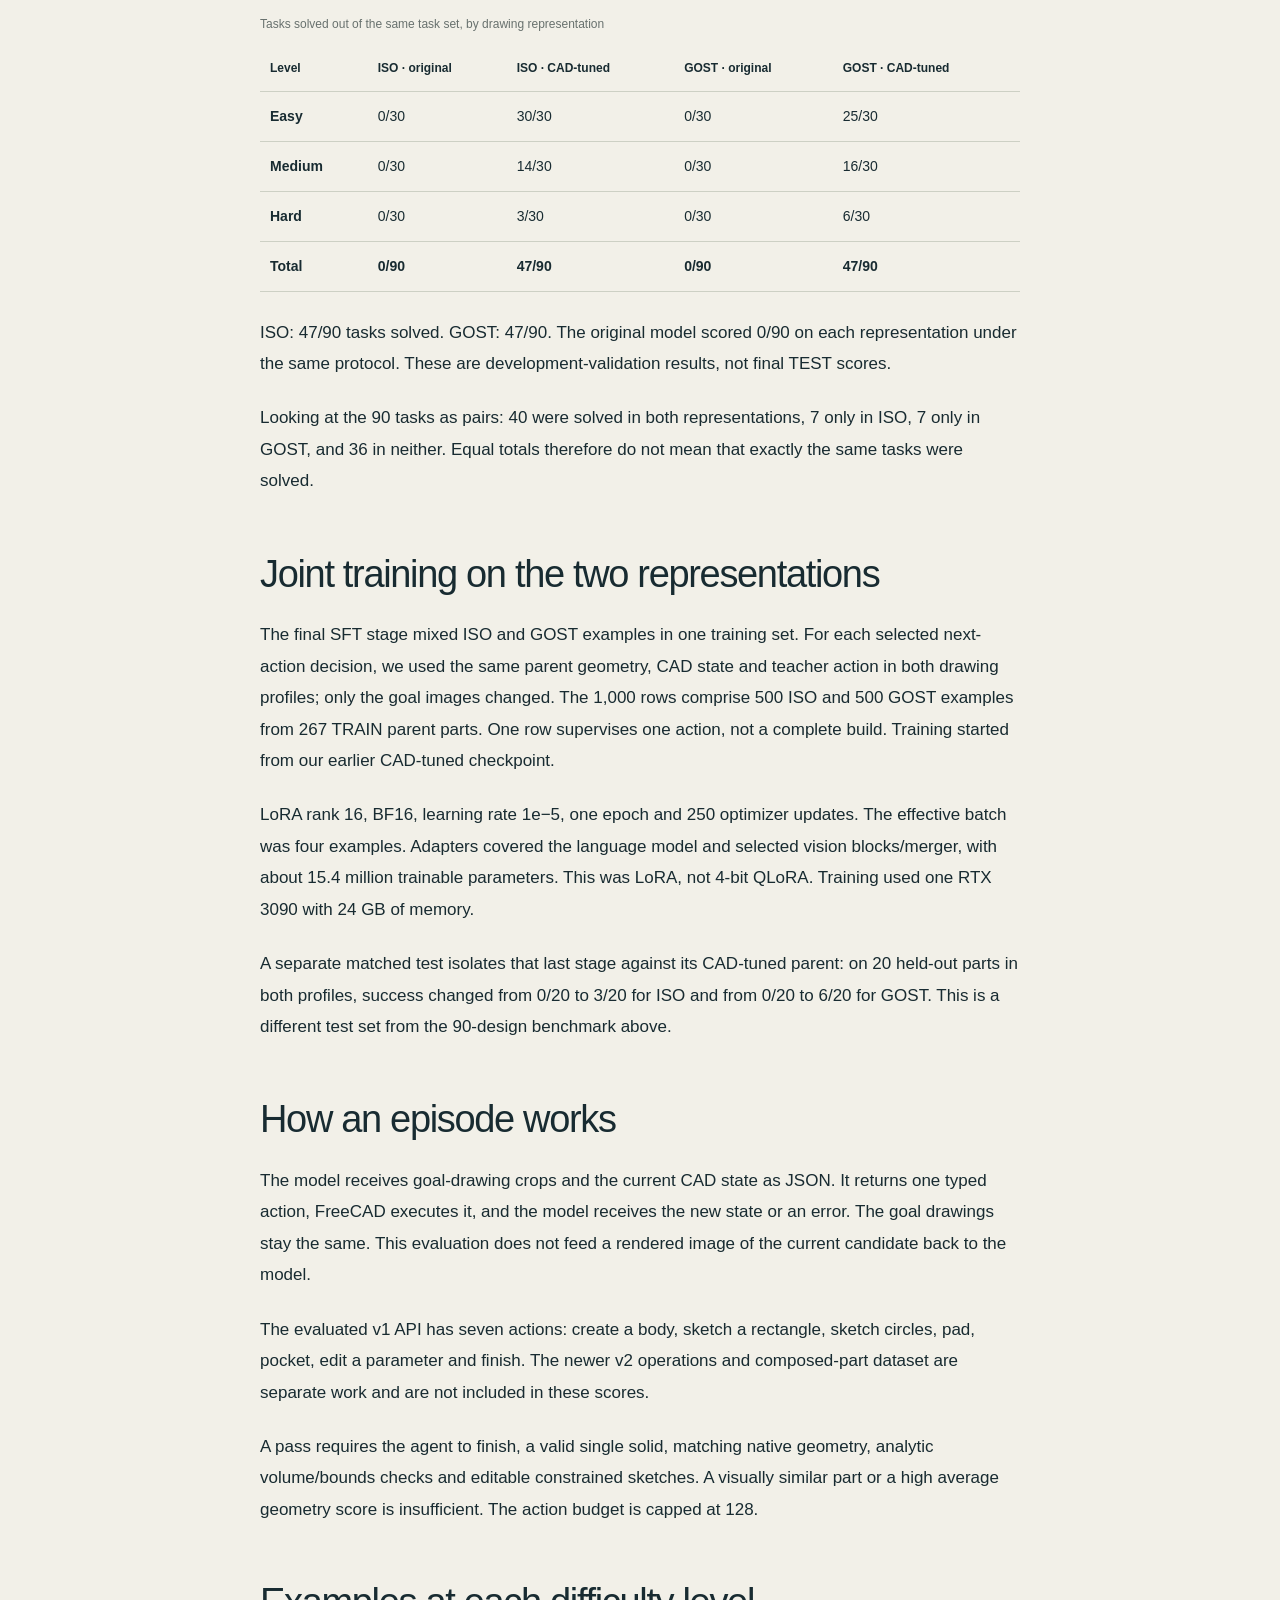
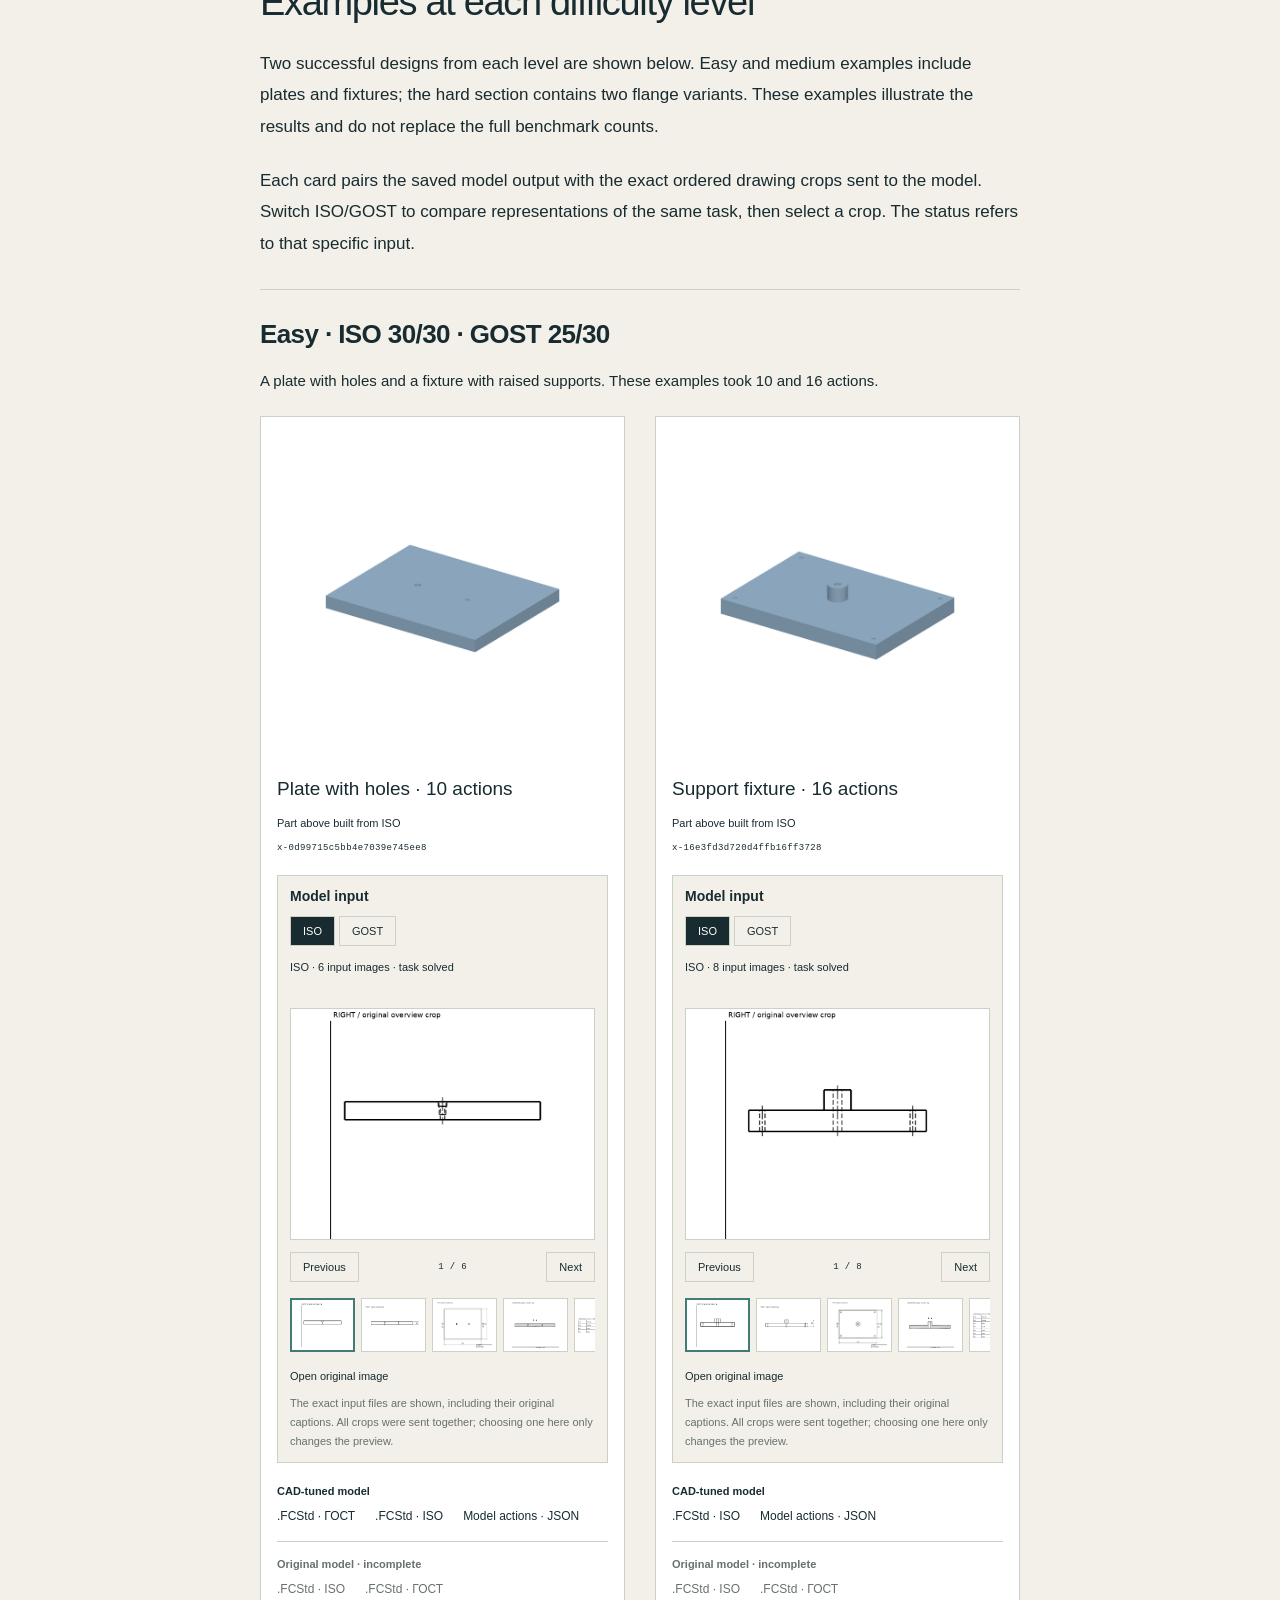
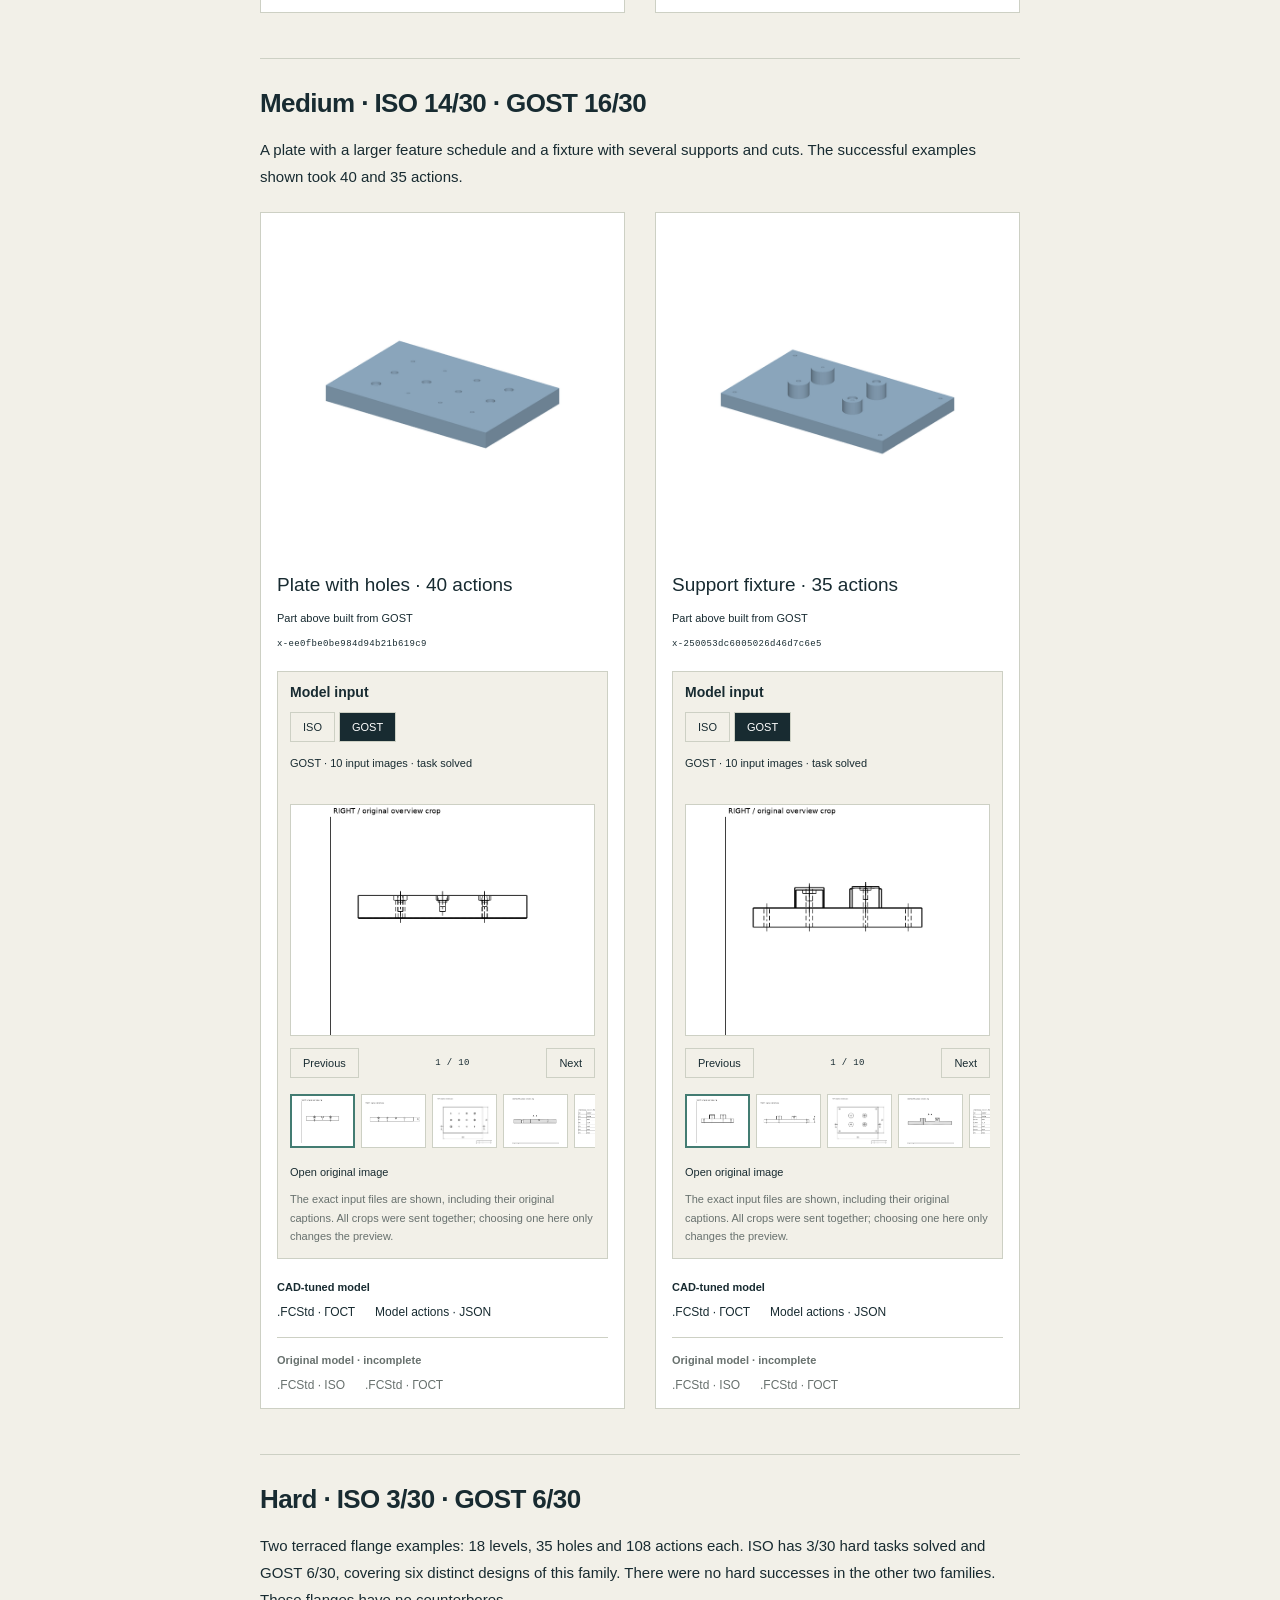
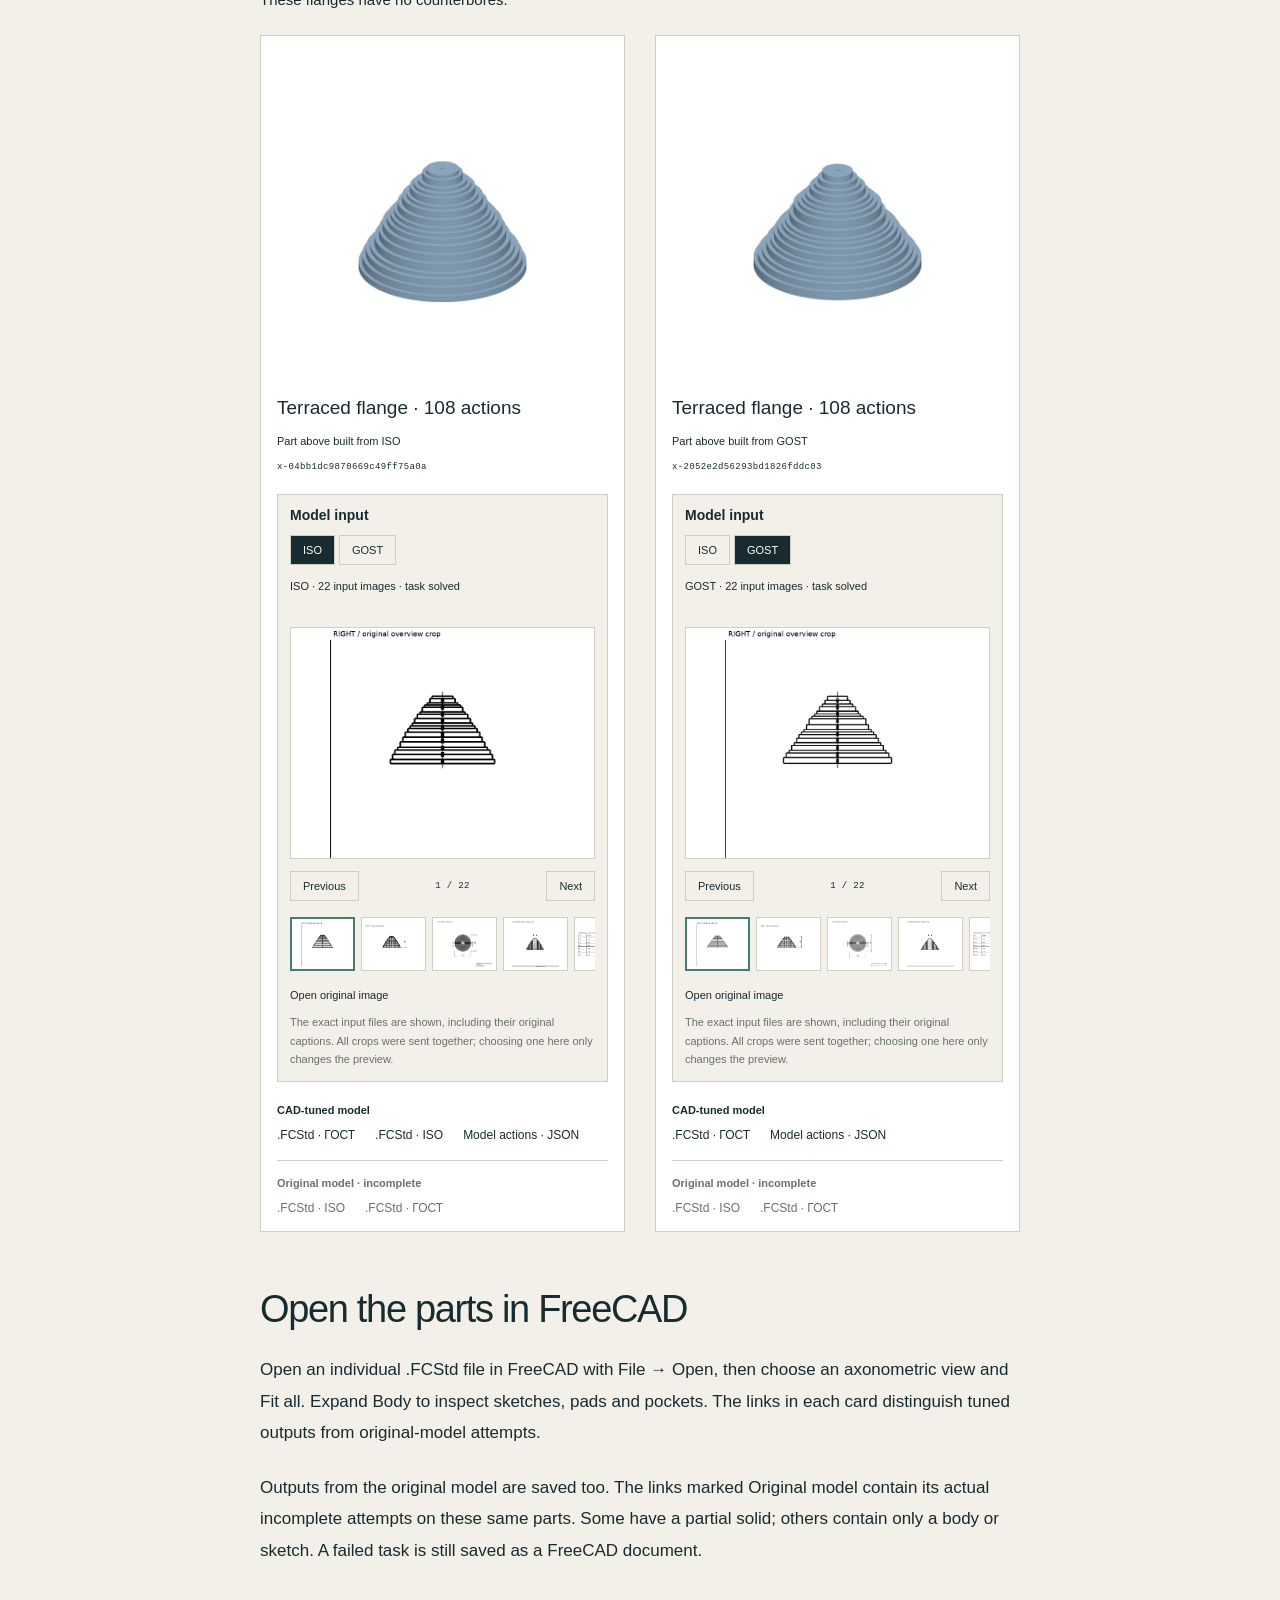
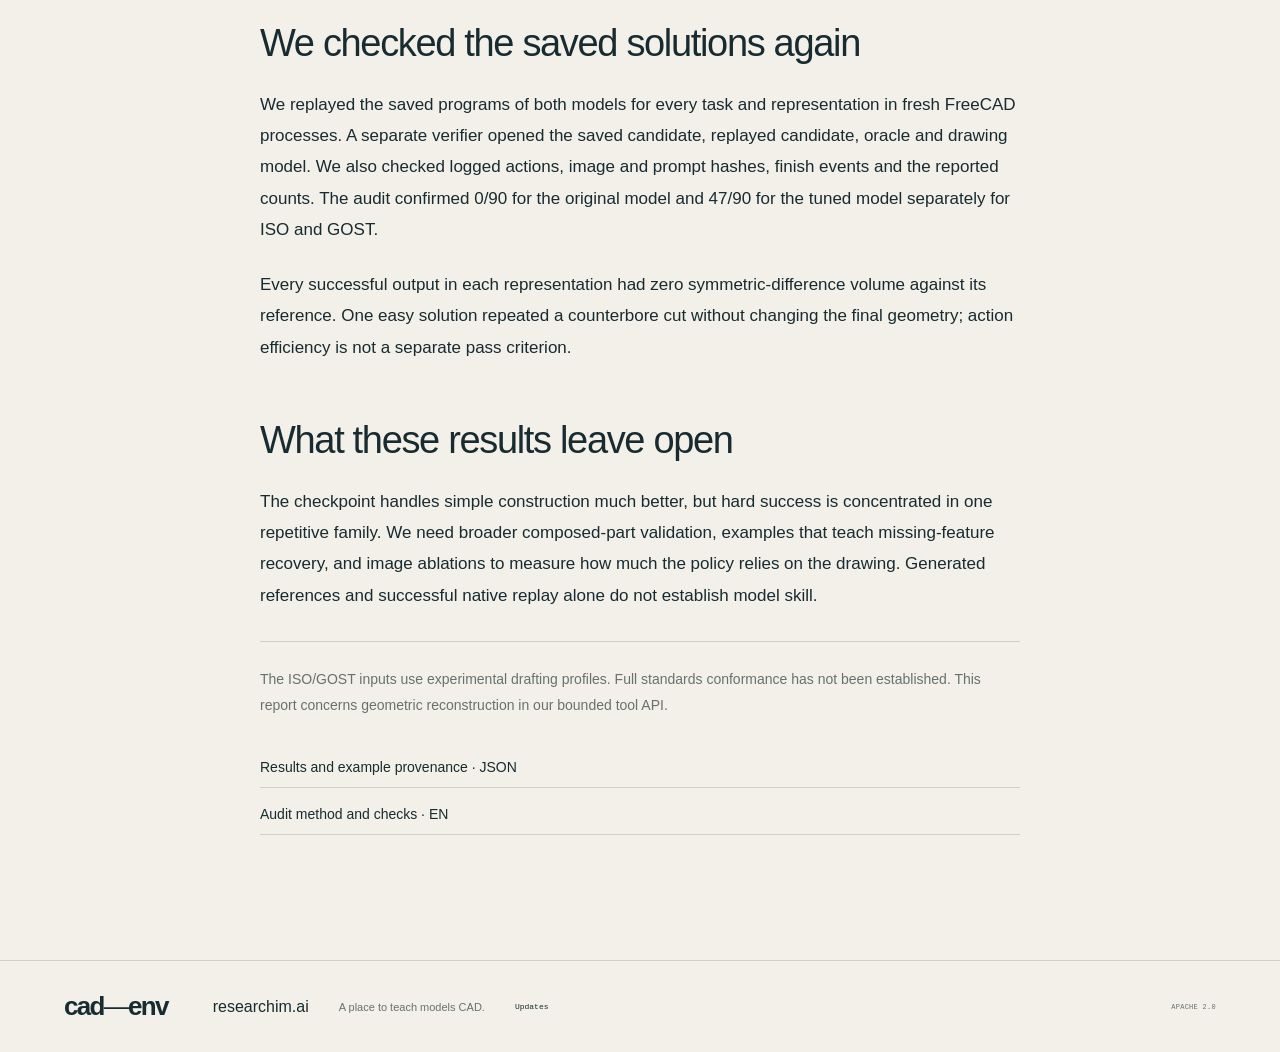
<file: cad-env/tuning-results.html>
<!DOCTYPE html>

<html lang="en"><head><meta charset="utf-8"/><script>try{document.documentElement.lang=localStorage.getItem('cad-env-language')==='ru'?'ru':'en';}catch{}</script><meta content="width=device-width, initial-scale=1" name="viewport"/><title>Training Qwen3.5-4B with paired ISO and GOST drawings / cad-env</title><meta content="The same CAD tasks in two drawing representations. We trained one model on ISO and GOST examples together. Below are the results, the actual input images and the parts it built." name="description"/><meta content="#f2f0e8" name="theme-color"/><link href="assets/icon.svg" rel="icon"/><link href="style.css?v=20261109-blog" rel="stylesheet"/><link href="journal.css?v=20261110-inputs" rel="stylesheet"/><script defer="" src="i18n.js?v=20261110-no-footer-stamp"></script><script defer="" src="site.js?v=20261109-blog"></script><script defer="" src="solution-inputs.js?v=20261110-inputs"></script></head><body data-page="tuning"><a class="skip" href="#content"><span data-i18n="t001">Skip to content</span></a><header class="header"><a aria-label="cad-env home" class="brand" href="index.html">cad<span>—</span>env</a><nav aria-label="Main navigation" id="nav"><a href="index.html"><span data-i18n="t113">← Project home</span></a><a aria-current="page" href="blog.html"><span data-i18n="nav_blog">Updates</span></a><a href="guide.html"><span data-i18n="nav_guide">Guide</span></a></nav><div aria-label="Language / Язык" class="language-switch" role="group"><button aria-pressed="true" data-language="en" lang="en" type="button">EN</button><button aria-pressed="false" data-language="ru" lang="ru" type="button">RU</button></div><a class="repo-link" href="https://github.com/researchim-ai/cad-env" rel="noreferrer" target="_blank"><span data-i18n="t006">View repository</span></a><button aria-controls="nav" aria-expanded="false" aria-label="Toggle navigation" class="menu" type="button">☰</button></header><main class="journal article section" id="content"><header class="article-header"><a class="text-link" href="blog.html"><span data-i18n="back_blog">← All updates</span></a><p class="eyebrow mono" data-i18n="writeup_blog_tag">EXPERIMENT / 10 NOV 2026</p><h1 data-i18n="writeup_title">Training Qwen3.5-4B with paired ISO and GOST drawings</h1><p class="journal-lead" data-i18n="writeup_deck">The same CAD tasks in two drawing representations. We trained one model on ISO and GOST examples together. Below are the results, the actual input images and the parts it built.</p></header><figure class="tuning-hero"><img alt="Student medium-02" height="720" src="assets/student-solutions/medium-02-iso.png" width="720"/><figcaption data-i18n="writeup_hero_caption">A successful medium-level fixture built by the model in 35 actions. Preview rendered from its saved FreeCAD file.</figcaption></figure><div class="article-copy"><p class="article-opening" data-i18n="writeup_scope">This compares untouched Qwen3.5-4B with a checkpoint that had several stages of CAD training. The difference measures that training history as a whole; it does not isolate the last SFT run.</p><h2 data-i18n="writeup_results_title">Results on the drawing benchmark</h2><p data-i18n="writeup_results_intro">The benchmark has 90 validation tasks: 30 easy, 30 medium and 30 hard. Each task has ISO and GOST drawing representations. We report the two representations separately on the same task set. Each attempt starts with an empty document.</p><div class="tuning-table-wrap"><table class="tuning-table"><caption data-i18n="writeup_table_caption">Tasks solved out of the same task set, by drawing representation</caption><thead><tr><th data-i18n="writeup_level" scope="col">Level</th><th data-i18n="writeup_iso_raw" scope="col">ISO · original</th><th data-i18n="writeup_iso" scope="col">ISO · CAD-tuned</th><th data-i18n="writeup_gost_raw" scope="col">GOST · original</th><th data-i18n="writeup_gost" scope="col">GOST · CAD-tuned</th></tr></thead><tbody><tr data-level="easy"><th data-i18n="writeup_easy" scope="row">Easy</th><td>0/30</td><td>30/30</td><td>0/30</td><td>25/30</td></tr><tr data-level="medium"><th data-i18n="writeup_medium" scope="row">Medium</th><td>0/30</td><td>14/30</td><td>0/30</td><td>16/30</td></tr><tr data-level="hard"><th data-i18n="writeup_hard" scope="row">Hard</th><td>0/30</td><td>3/30</td><td>0/30</td><td>6/30</td></tr><tr data-level="total"><th data-i18n="writeup_total" scope="row">Total</th><td>0/90</td><td>47/90</td><td>0/90</td><td>47/90</td></tr></tbody></table></div><p data-i18n="writeup_rate">ISO: 47/90 tasks solved. GOST: 47/90. The original model scored 0/90 on each representation under the same protocol. These are development-validation results, not final TEST scores.</p><p data-i18n="writeup_paired">Looking at the 90 tasks as pairs: 40 were solved in both representations, 7 only in ISO, 7 only in GOST, and 36 in neither. Equal totals therefore do not mean that exactly the same tasks were solved.</p><h2 data-i18n="writeup_train_title">Joint training on the two representations</h2><p data-i18n="writeup_train_body">The final SFT stage mixed ISO and GOST examples in one training set. For each selected next-action decision, we used the same parent geometry, CAD state and teacher action in both drawing profiles; only the goal images changed. The 1,000 rows comprise 500 ISO and 500 GOST examples from 267 TRAIN parent parts. One row supervises one action, not a complete build. Training started from our earlier CAD-tuned checkpoint.</p><p data-i18n="writeup_train_settings">LoRA rank 16, BF16, learning rate 1e−5, one epoch and 250 optimizer updates. The effective batch was four examples. Adapters covered the language model and selected vision blocks/merger, with about 15.4 million trainable parameters. This was LoRA, not 4-bit QLoRA. Training used one RTX 3090 with 24 GB of memory.</p><p data-i18n="writeup_last_stage">A separate matched test isolates that last stage against its CAD-tuned parent: on 20 held-out parts in both profiles, success changed from 0/20 to 3/20 for ISO and from 0/20 to 6/20 for GOST. This is a different test set from the 90-design benchmark above.</p><h2 data-i18n="writeup_episode_title">How an episode works</h2><p data-i18n="writeup_episode_body">The model receives goal-drawing crops and the current CAD state as JSON. It returns one typed action, FreeCAD executes it, and the model receives the new state or an error. The goal drawings stay the same. This evaluation does not feed a rendered image of the current candidate back to the model.</p><p data-i18n="writeup_tools">The evaluated v1 API has seven actions: create a body, sketch a rectangle, sketch circles, pad, pocket, edit a parameter and finish. The newer v2 operations and composed-part dataset are separate work and are not included in these scores.</p><p data-i18n="writeup_success">A pass requires the agent to finish, a valid single solid, matching native geometry, analytic volume/bounds checks and editable constrained sketches. A visually similar part or a high average geometry score is insufficient. The action budget is capped at 128.</p><h2 data-i18n="writeup_examples_title" id="student-examples">Examples at each difficulty level</h2><p data-i18n="writeup_examples_intro">Two successful designs from each level are shown below. Easy and medium examples include plates and fixtures; the hard section contains two flange variants. These examples illustrate the results and do not replace the full benchmark counts.</p><p data-i18n="writeup_examples_scope">Each card pairs the saved model output with the exact ordered drawing crops sent to the model. Switch ISO/GOST to compare representations of the same task, then select a crop. The status refers to that specific input.</p><div class="level-showcases"><section class="level-showcase" id="examples-easy"><h3 data-i18n="showcase_easy_title">Easy · ISO 30/30 · GOST 25/30</h3><p data-i18n="showcase_easy_body">A plate with holes and a fixture with raised supports. These examples took 10 and 16 actions.</p><div class="student-grid"><article class="student-example" data-result-standard="iso"><a href="assets/student-solutions/easy-01-iso.png" rel="noopener" target="_blank"><img alt="Student easy-01" class="student-result-image" height="720" loading="lazy" src="assets/student-solutions/easy-01-iso.png" width="720"/></a><h4 data-i18n="showcase_easy_01">Plate with holes · 10 actions</h4><p class="result-input-origin">Result shown: ISO</p><p class="mono">x-0d99715c5bb4e7039e745ee8</p><div class="model-input" data-example="easy-01" data-standard="iso"><h5 data-i18n="input_title">Model input</h5><div aria-label="ISO / GOST" class="input-formats" role="group"><button aria-pressed="true" data-input-standard="iso" type="button">ISO</button><button aria-pressed="false" data-input-standard="gost" type="button">ГОСТ</button></div><p aria-live="polite" class="input-status"></p><a class="input-image-link" href="assets/student-solutions/easy-01-input-iso-01.png" rel="noopener" target="_blank"><img alt="RIGHT / original overview crop" class="input-image" loading="lazy" src="assets/student-solutions/easy-01-input-iso-01.png"/></a><div class="input-pagination"><button data-i18n="input_previous" data-input-direction="-1" type="button">Previous</button><span aria-live="polite" class="input-counter mono">1 / 6</span><button data-i18n="input_next" data-input-direction="1" type="button">Next</button></div><div aria-label="Drawing crops" class="input-thumbnails"></div><a class="input-original" data-i18n="input_open" href="assets/student-solutions/easy-01-input-iso-01.png" rel="noopener" target="_blank">Open original image</a><p class="input-note" data-i18n="input_paired_note">The exact input files are shown, including their original captions. All crops were sent together; choosing one here only changes the preview.</p></div><div class="student-downloads"><strong data-i18n="writeup_after_label">CAD-tuned model</strong><a download="" href="assets/student-solutions/easy-01-gost.FCStd">.FCStd · ГОСТ</a><a download="" href="assets/student-solutions/easy-01-iso.FCStd">.FCStd · ISO</a><a href="assets/student-solutions/easy-01-iso-actions.json"><span data-i18n="writeup_actions">Model actions · JSON</span></a></div><div class="student-downloads baseline-downloads"><strong data-i18n="writeup_before_label">Original model · incomplete</strong><a download="" href="assets/student-solutions/easy-01-base-iso.FCStd">.FCStd · ISO</a><a download="" href="assets/student-solutions/easy-01-base-gost.FCStd">.FCStd · ГОСТ</a></div></article><article class="student-example" data-result-standard="iso"><a href="assets/student-solutions/easy-02-iso.png" rel="noopener" target="_blank"><img alt="Student easy-02" class="student-result-image" height="720" loading="lazy" src="assets/student-solutions/easy-02-iso.png" width="720"/></a><h4 data-i18n="showcase_easy_02">Support fixture · 16 actions</h4><p class="result-input-origin">Result shown: ISO</p><p class="mono">x-16e3fd3d720d4ffb16ff3728</p><div class="model-input" data-example="easy-02" data-standard="iso"><h5 data-i18n="input_title">Model input</h5><div aria-label="ISO / GOST" class="input-formats" role="group"><button aria-pressed="true" data-input-standard="iso" type="button">ISO</button><button aria-pressed="false" data-input-standard="gost" type="button">ГОСТ</button></div><p aria-live="polite" class="input-status"></p><a class="input-image-link" href="assets/student-solutions/easy-02-input-iso-01.png" rel="noopener" target="_blank"><img alt="RIGHT / original overview crop" class="input-image" loading="lazy" src="assets/student-solutions/easy-02-input-iso-01.png"/></a><div class="input-pagination"><button data-i18n="input_previous" data-input-direction="-1" type="button">Previous</button><span aria-live="polite" class="input-counter mono">1 / 8</span><button data-i18n="input_next" data-input-direction="1" type="button">Next</button></div><div aria-label="Drawing crops" class="input-thumbnails"></div><a class="input-original" data-i18n="input_open" href="assets/student-solutions/easy-02-input-iso-01.png" rel="noopener" target="_blank">Open original image</a><p class="input-note" data-i18n="input_paired_note">The exact input files are shown, including their original captions. All crops were sent together; choosing one here only changes the preview.</p></div><div class="student-downloads"><strong data-i18n="writeup_after_label">CAD-tuned model</strong><a download="" href="assets/student-solutions/easy-02-iso.FCStd">.FCStd · ISO</a><a href="assets/student-solutions/easy-02-iso-actions.json"><span data-i18n="writeup_actions">Model actions · JSON</span></a></div><div class="student-downloads baseline-downloads"><strong data-i18n="writeup_before_label">Original model · incomplete</strong><a download="" href="assets/student-solutions/easy-02-base-iso.FCStd">.FCStd · ISO</a><a download="" href="assets/student-solutions/easy-02-base-gost.FCStd">.FCStd · ГОСТ</a></div></article></div></section><section class="level-showcase" id="examples-medium"><h3 data-i18n="showcase_medium_title">Medium · ISO 14/30 · GOST 16/30</h3><p data-i18n="showcase_medium_body">A plate with a larger feature schedule and a fixture with several supports and cuts. The successful examples shown took 40 and 35 actions.</p><div class="student-grid"><article class="student-example" data-result-standard="gost"><a href="assets/student-solutions/medium-01-iso.png" rel="noopener" target="_blank"><img alt="Student medium-01" class="student-result-image" height="720" loading="lazy" src="assets/student-solutions/medium-01-iso.png" width="720"/></a><h4 data-i18n="showcase_medium_01">Plate with holes · 40 actions</h4><p class="result-input-origin">Result shown: GOST</p><p class="mono">x-ee0fbe0be984d94b21b619c9</p><div class="model-input" data-example="medium-01" data-standard="gost"><h5 data-i18n="input_title">Model input</h5><div aria-label="ISO / GOST" class="input-formats" role="group"><button aria-pressed="false" data-input-standard="iso" type="button">ISO</button><button aria-pressed="true" data-input-standard="gost" type="button">ГОСТ</button></div><p aria-live="polite" class="input-status"></p><a class="input-image-link" href="assets/student-solutions/medium-01-input-gost-01.png" rel="noopener" target="_blank"><img alt="RIGHT / original overview crop" class="input-image" loading="lazy" src="assets/student-solutions/medium-01-input-gost-01.png"/></a><div class="input-pagination"><button data-i18n="input_previous" data-input-direction="-1" type="button">Previous</button><span aria-live="polite" class="input-counter mono">1 / 10</span><button data-i18n="input_next" data-input-direction="1" type="button">Next</button></div><div aria-label="Drawing crops" class="input-thumbnails"></div><a class="input-original" data-i18n="input_open" href="assets/student-solutions/medium-01-input-gost-01.png" rel="noopener" target="_blank">Open original image</a><p class="input-note" data-i18n="input_paired_note">The exact input files are shown, including their original captions. All crops were sent together; choosing one here only changes the preview.</p></div><div class="student-downloads"><strong data-i18n="writeup_after_label">CAD-tuned model</strong><a download="" href="assets/student-solutions/medium-01-gost.FCStd">.FCStd · ГОСТ</a><a href="assets/student-solutions/medium-01-gost-actions.json"><span data-i18n="writeup_actions">Model actions · JSON</span></a></div><div class="student-downloads baseline-downloads"><strong data-i18n="writeup_before_label">Original model · incomplete</strong><a download="" href="assets/student-solutions/medium-01-base-iso.FCStd">.FCStd · ISO</a><a download="" href="assets/student-solutions/medium-01-base-gost.FCStd">.FCStd · ГОСТ</a></div></article><article class="student-example" data-result-standard="gost"><a href="assets/student-solutions/medium-02-iso.png" rel="noopener" target="_blank"><img alt="Student medium-02" class="student-result-image" height="720" loading="lazy" src="assets/student-solutions/medium-02-iso.png" width="720"/></a><h4 data-i18n="showcase_medium_02">Support fixture · 35 actions</h4><p class="result-input-origin">Result shown: GOST</p><p class="mono">x-250053dc6005026d46d7c6e5</p><div class="model-input" data-example="medium-02" data-standard="gost"><h5 data-i18n="input_title">Model input</h5><div aria-label="ISO / GOST" class="input-formats" role="group"><button aria-pressed="false" data-input-standard="iso" type="button">ISO</button><button aria-pressed="true" data-input-standard="gost" type="button">ГОСТ</button></div><p aria-live="polite" class="input-status"></p><a class="input-image-link" href="assets/student-solutions/medium-02-input-gost-01.png" rel="noopener" target="_blank"><img alt="RIGHT / original overview crop" class="input-image" loading="lazy" src="assets/student-solutions/medium-02-input-gost-01.png"/></a><div class="input-pagination"><button data-i18n="input_previous" data-input-direction="-1" type="button">Previous</button><span aria-live="polite" class="input-counter mono">1 / 10</span><button data-i18n="input_next" data-input-direction="1" type="button">Next</button></div><div aria-label="Drawing crops" class="input-thumbnails"></div><a class="input-original" data-i18n="input_open" href="assets/student-solutions/medium-02-input-gost-01.png" rel="noopener" target="_blank">Open original image</a><p class="input-note" data-i18n="input_paired_note">The exact input files are shown, including their original captions. All crops were sent together; choosing one here only changes the preview.</p></div><div class="student-downloads"><strong data-i18n="writeup_after_label">CAD-tuned model</strong><a download="" href="assets/student-solutions/medium-02-gost.FCStd">.FCStd · ГОСТ</a><a href="assets/student-solutions/medium-02-gost-actions.json"><span data-i18n="writeup_actions">Model actions · JSON</span></a></div><div class="student-downloads baseline-downloads"><strong data-i18n="writeup_before_label">Original model · incomplete</strong><a download="" href="assets/student-solutions/medium-02-base-iso.FCStd">.FCStd · ISO</a><a download="" href="assets/student-solutions/medium-02-base-gost.FCStd">.FCStd · ГОСТ</a></div></article></div></section><section class="level-showcase" id="examples-hard"><h3 data-i18n="showcase_hard_title">Hard · ISO 3/30 · GOST 6/30</h3><p data-i18n="showcase_hard_body">Two terraced flange examples: 18 levels, 35 holes and 108 actions each. ISO has 3/30 hard tasks solved and GOST 6/30, covering six distinct designs of this family. There were no hard successes in the other two families. These flanges have no counterbores.</p><div class="student-grid"><article class="student-example" data-result-standard="iso"><a href="assets/student-solutions/flange-01-iso.png" rel="noopener" target="_blank"><img alt="Student flange-01" class="student-result-image" height="720" loading="lazy" src="assets/student-solutions/flange-01-iso.png" width="720"/></a><h4 data-i18n="showcase_flange_01">Terraced flange · 108 actions</h4><p class="result-input-origin">Result shown: ISO</p><p class="mono">x-04bb1dc9870669c49ff75a0a</p><div class="model-input" data-example="flange-01" data-standard="iso"><h5 data-i18n="input_title">Model input</h5><div aria-label="ISO / GOST" class="input-formats" role="group"><button aria-pressed="true" data-input-standard="iso" type="button">ISO</button><button aria-pressed="false" data-input-standard="gost" type="button">ГОСТ</button></div><p aria-live="polite" class="input-status"></p><a class="input-image-link" href="assets/student-solutions/flange-01-input-iso-01.png" rel="noopener" target="_blank"><img alt="RIGHT / original overview crop" class="input-image" loading="lazy" src="assets/student-solutions/flange-01-input-iso-01.png"/></a><div class="input-pagination"><button data-i18n="input_previous" data-input-direction="-1" type="button">Previous</button><span aria-live="polite" class="input-counter mono">1 / 22</span><button data-i18n="input_next" data-input-direction="1" type="button">Next</button></div><div aria-label="Drawing crops" class="input-thumbnails"></div><a class="input-original" data-i18n="input_open" href="assets/student-solutions/flange-01-input-iso-01.png" rel="noopener" target="_blank">Open original image</a><p class="input-note" data-i18n="input_paired_note">The exact input files are shown, including their original captions. All crops were sent together; choosing one here only changes the preview.</p></div><div class="student-downloads"><strong data-i18n="writeup_after_label">CAD-tuned model</strong><a download="" href="assets/student-solutions/flange-01-gost.FCStd">.FCStd · ГОСТ</a><a download="" href="assets/student-solutions/flange-01-iso.FCStd">.FCStd · ISO</a><a href="assets/student-solutions/flange-01-iso-actions.json"><span data-i18n="writeup_actions">Model actions · JSON</span></a></div><div class="student-downloads baseline-downloads"><strong data-i18n="writeup_before_label">Original model · incomplete</strong><a download="" href="assets/student-solutions/flange-01-base-iso.FCStd">.FCStd · ISO</a><a download="" href="assets/student-solutions/flange-01-base-gost.FCStd">.FCStd · ГОСТ</a></div></article><article class="student-example" data-result-standard="gost"><a href="assets/student-solutions/flange-02-iso.png" rel="noopener" target="_blank"><img alt="Student flange-02" class="student-result-image" height="720" loading="lazy" src="assets/student-solutions/flange-02-iso.png" width="720"/></a><h4 data-i18n="showcase_flange_02">Terraced flange · 108 actions</h4><p class="result-input-origin">Result shown: GOST</p><p class="mono">x-2052e2d56293bd1826fddc03</p><div class="model-input" data-example="flange-02" data-standard="gost"><h5 data-i18n="input_title">Model input</h5><div aria-label="ISO / GOST" class="input-formats" role="group"><button aria-pressed="false" data-input-standard="iso" type="button">ISO</button><button aria-pressed="true" data-input-standard="gost" type="button">ГОСТ</button></div><p aria-live="polite" class="input-status"></p><a class="input-image-link" href="assets/student-solutions/flange-02-input-gost-01.png" rel="noopener" target="_blank"><img alt="RIGHT / original overview crop" class="input-image" loading="lazy" src="assets/student-solutions/flange-02-input-gost-01.png"/></a><div class="input-pagination"><button data-i18n="input_previous" data-input-direction="-1" type="button">Previous</button><span aria-live="polite" class="input-counter mono">1 / 22</span><button data-i18n="input_next" data-input-direction="1" type="button">Next</button></div><div aria-label="Drawing crops" class="input-thumbnails"></div><a class="input-original" data-i18n="input_open" href="assets/student-solutions/flange-02-input-gost-01.png" rel="noopener" target="_blank">Open original image</a><p class="input-note" data-i18n="input_paired_note">The exact input files are shown, including their original captions. All crops were sent together; choosing one here only changes the preview.</p></div><div class="student-downloads"><strong data-i18n="writeup_after_label">CAD-tuned model</strong><a download="" href="assets/student-solutions/flange-02-gost.FCStd">.FCStd · ГОСТ</a><a href="assets/student-solutions/flange-02-gost-actions.json"><span data-i18n="writeup_actions">Model actions · JSON</span></a></div><div class="student-downloads baseline-downloads"><strong data-i18n="writeup_before_label">Original model · incomplete</strong><a download="" href="assets/student-solutions/flange-02-base-iso.FCStd">.FCStd · ISO</a><a download="" href="assets/student-solutions/flange-02-base-gost.FCStd">.FCStd · ГОСТ</a></div></article></div></section></div><h2 data-i18n="writeup_open_title">Open the parts in FreeCAD</h2><p data-i18n="writeup_open_body">Open an individual .FCStd file in FreeCAD with File → Open, then choose an axonometric view and Fit all. Expand Body to inspect sketches, pads and pockets. The links in each card distinguish tuned outputs from original-model attempts.</p><p data-i18n="writeup_baseline_body">Outputs from the original model are saved too. The links marked Original model contain its actual incomplete attempts on these same parts. Some have a partial solid; others contain only a body or sketch. A failed task is still saved as a FreeCAD document.</p><h2 data-i18n="writeup_audit_title">We checked the saved solutions again</h2><p data-i18n="writeup_audit_body">We replayed the saved programs of both models for every task and representation in fresh FreeCAD processes. A separate verifier opened the saved candidate, replayed candidate, oracle and drawing model. We also checked logged actions, image and prompt hashes, finish events and the reported counts. The audit confirmed 0/90 for the original model and 47/90 for the tuned model separately for ISO and GOST.</p><p data-i18n="writeup_exact">Every successful output in each representation had zero symmetric-difference volume against its reference. One easy solution repeated a counterbore cut without changing the final geometry; action efficiency is not a separate pass criterion.</p><h2 data-i18n="writeup_next_title">What these results leave open</h2><p data-i18n="writeup_next_body">The checkpoint handles simple construction much better, but hard success is concentrated in one repetitive family. We need broader composed-part validation, examples that teach missing-feature recovery, and image ablations to measure how much the policy relies on the drawing. Generated references and successful native replay alone do not establish model skill.</p><p class="article-endnote" data-i18n="writeup_standards">The ISO/GOST inputs use experimental drafting profiles. Full standards conformance has not been established. This report concerns geometric reconstruction in our bounded tool API.</p><div class="article-resources"><a href="assets/student-solutions/manifest.json"><span data-i18n="writeup_data">Results and example provenance · JSON</span></a><a href="docs/curriculum-solution-audit.md"><span data-i18n="writeup_audit_link">Audit method and checks · EN</span></a></div></div></main><footer class="section"><a class="brand" href="index.html">cad<span>—</span>env</a><a href="../">researchim.ai</a><span data-i18n="t109">A place to teach models CAD.</span><a href="blog.html"><span data-i18n="nav_blog">Updates</span></a><span class="mono"><span data-i18n="t142">APACHE 2.0</span></span></footer><div aria-live="polite" class="toast" role="status"></div></body></html>
</file>
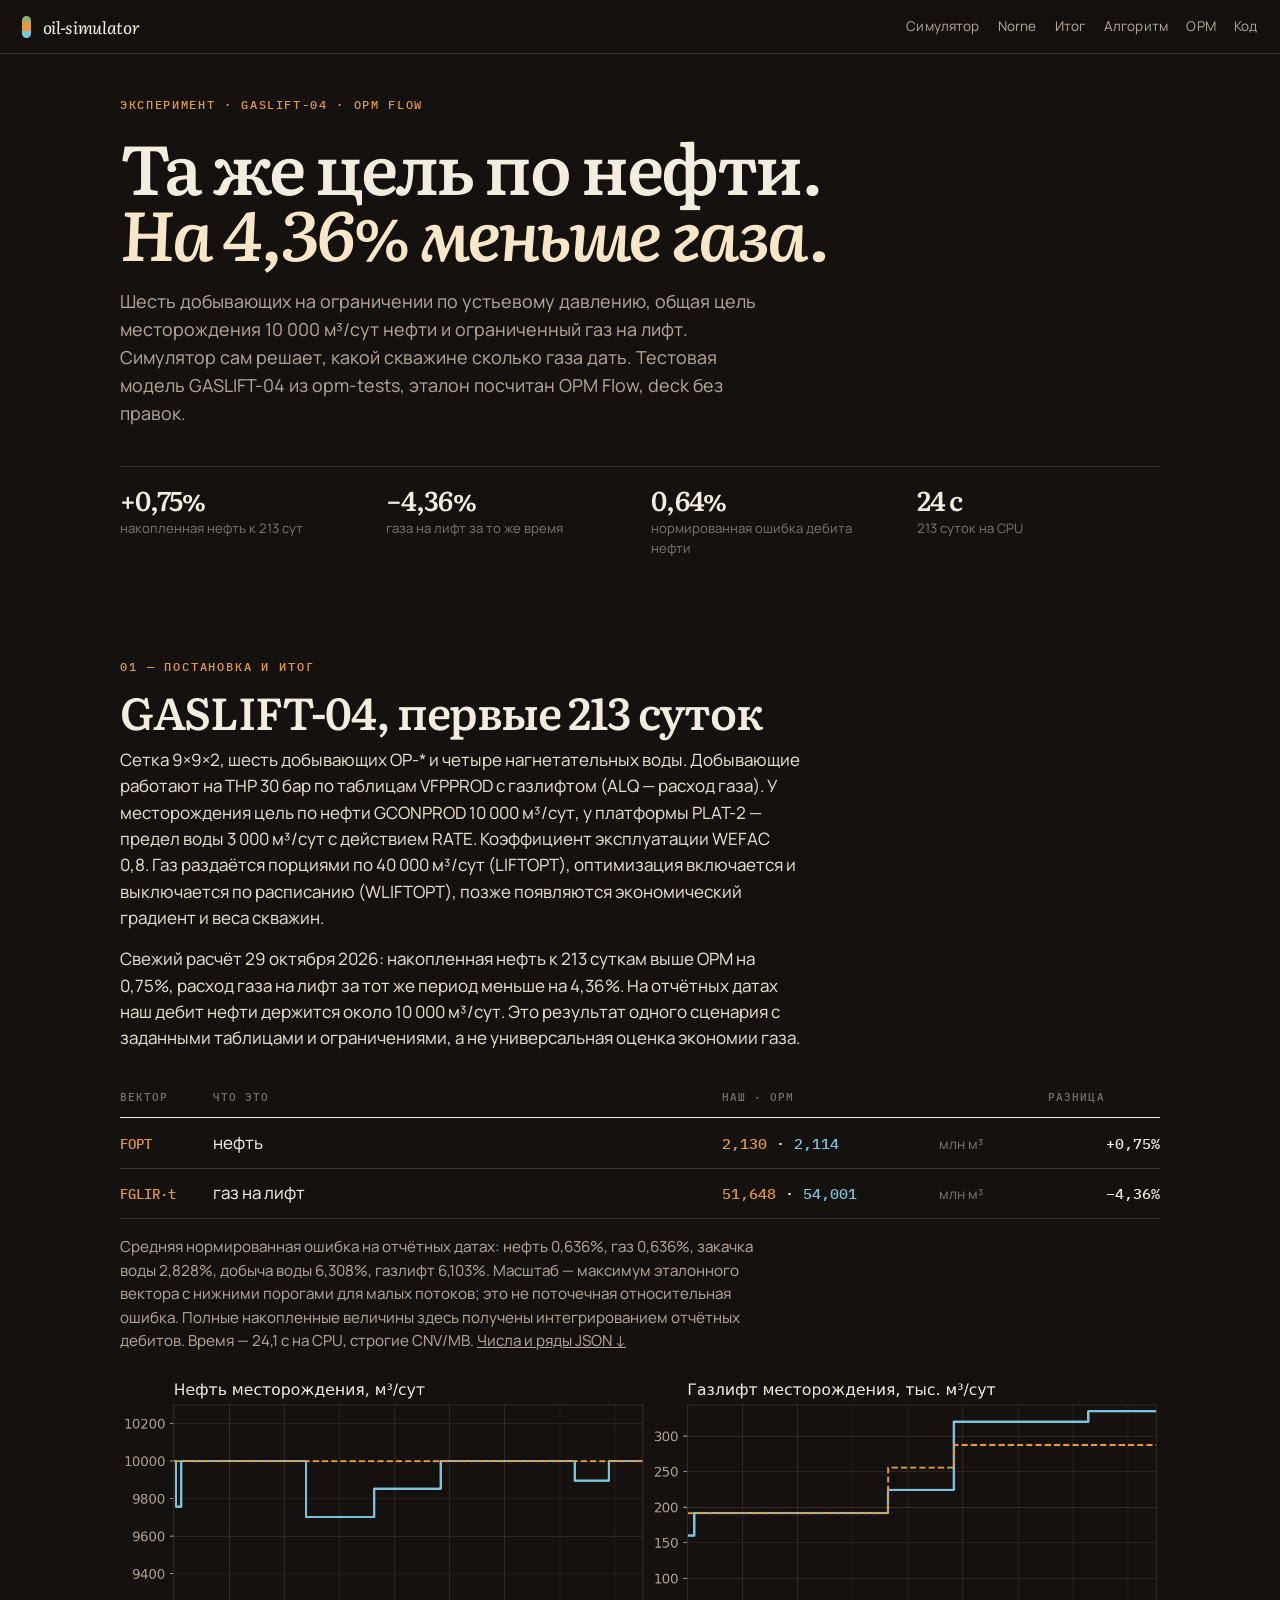
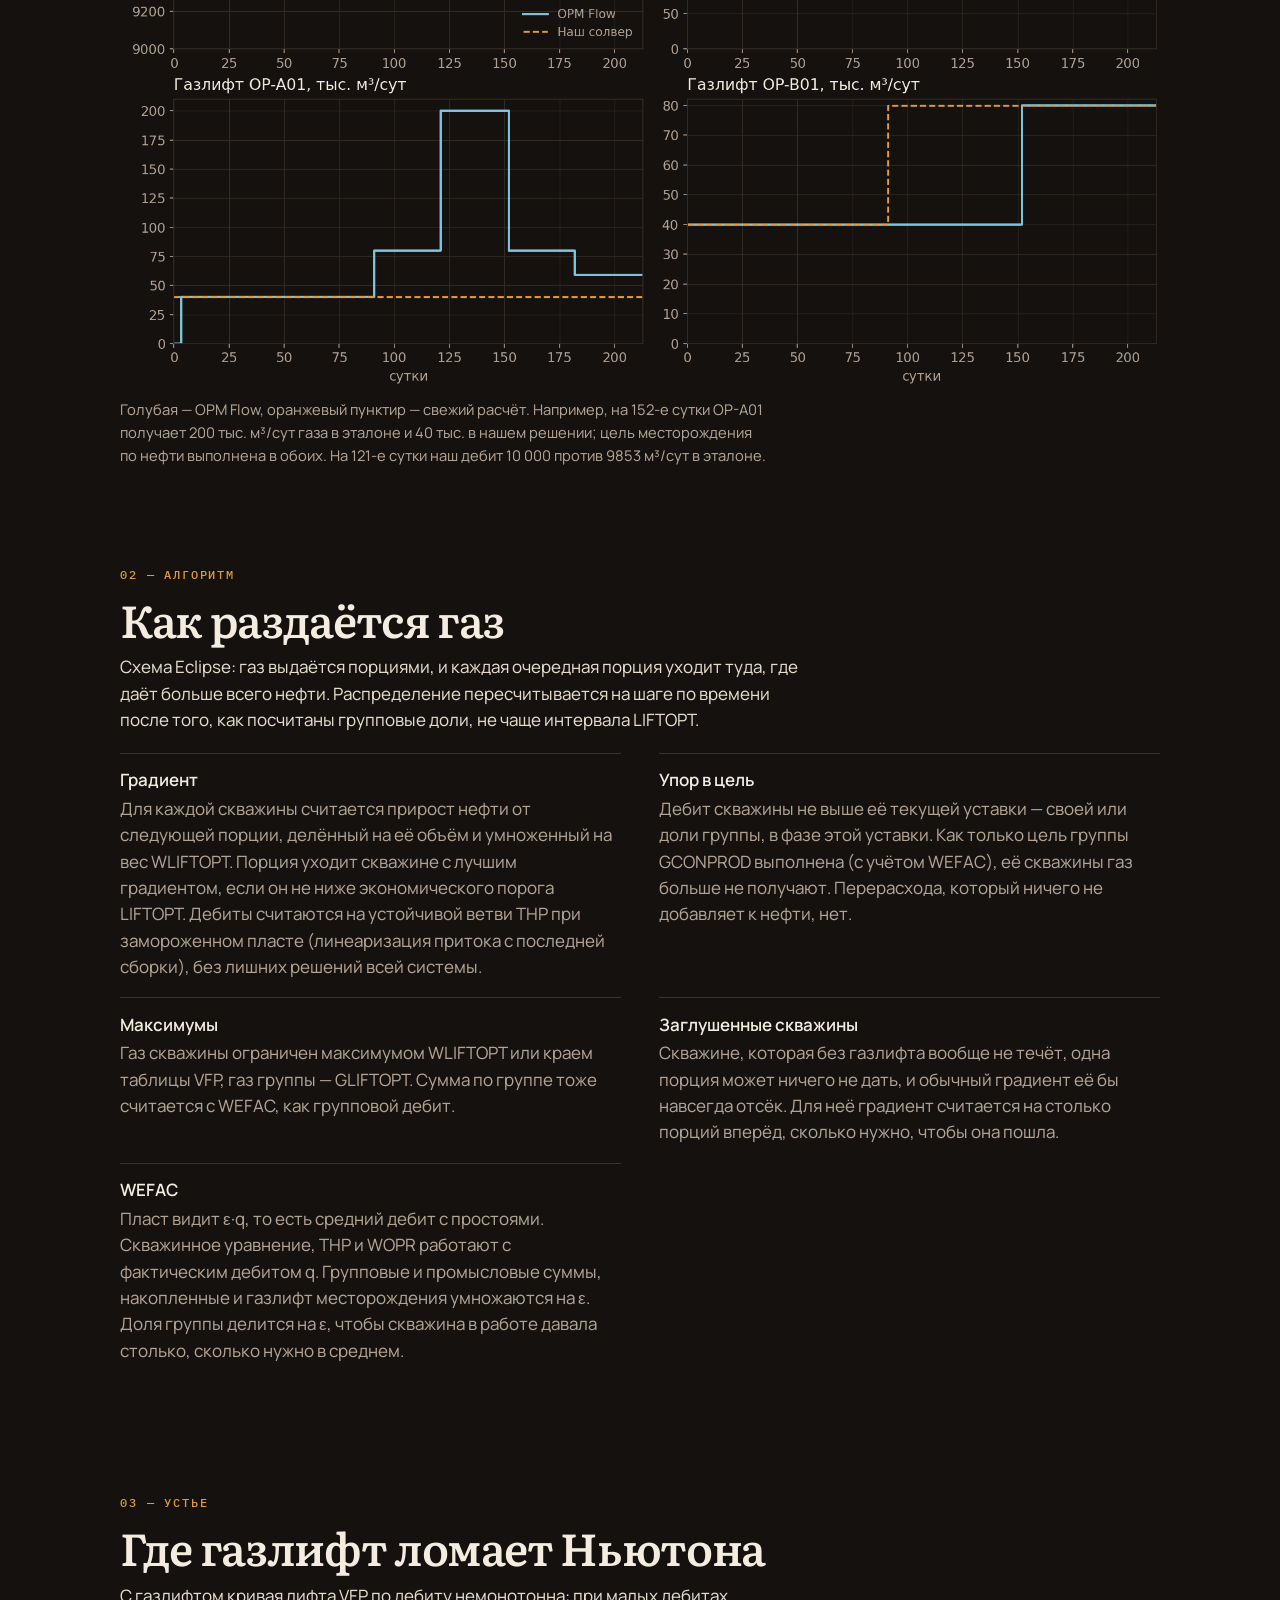
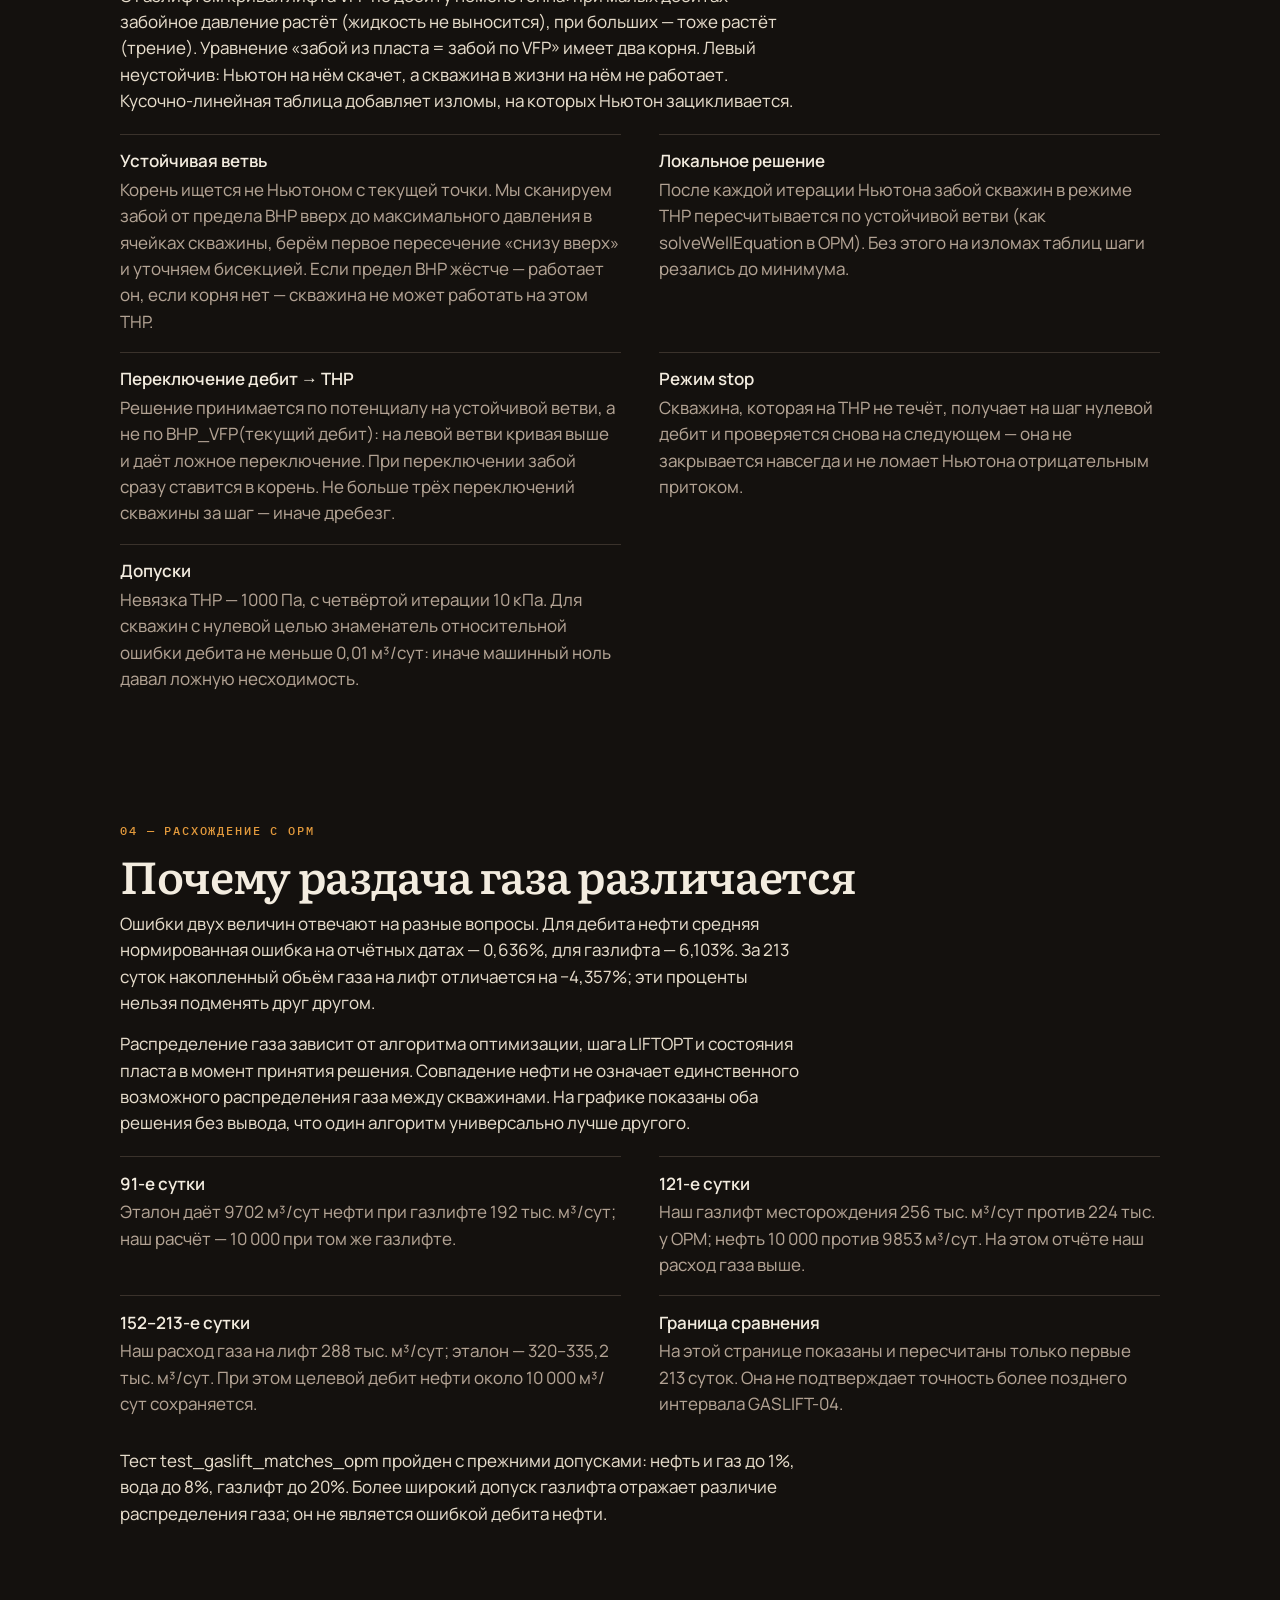
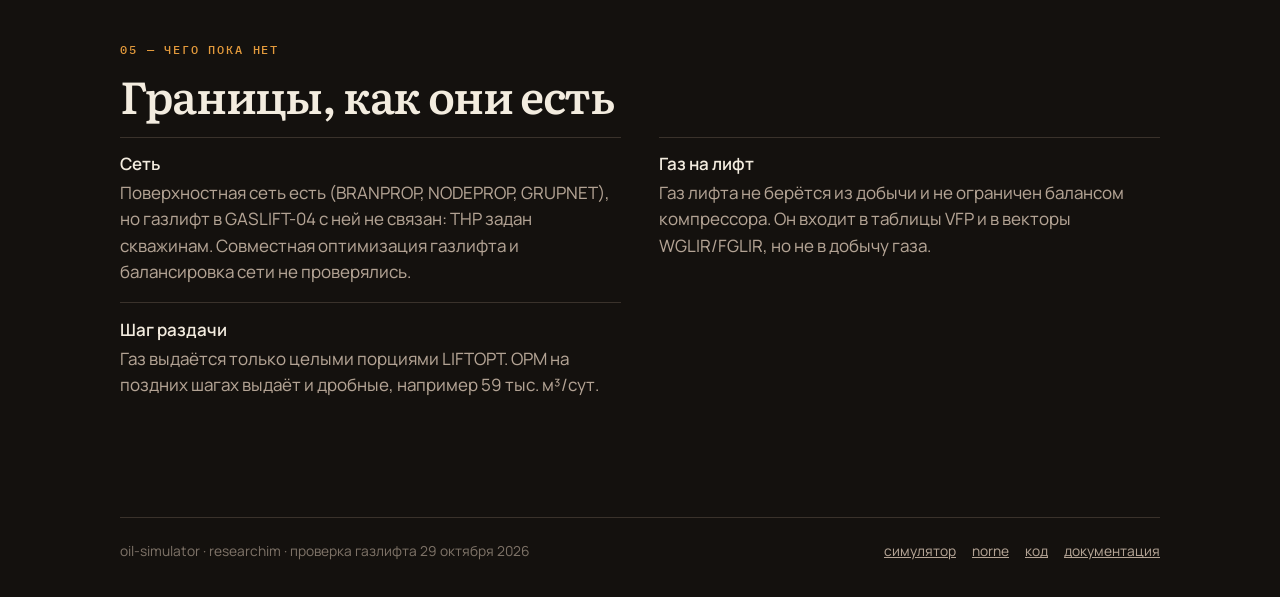
<file: oil-simulator/gaslift.html>
<!DOCTYPE html>

<html lang="ru">
<head>
<meta charset="utf-8"/>
<meta content="width=device-width, initial-scale=1" name="viewport"/>
<title>oil-simulator — газлифт против OPM Flow</title>
<meta content="GASLIFT-04: первые 213 суток против OPM Flow. Накопленная нефть +0,75%, газ на лифт −4,36%; свежая проверка 29 октября 2026." name="description"/>
<meta content="#14110e" name="theme-color"/>
<link href="favicon.svg" rel="icon" type="image/svg+xml"/>
<link href="style.css?v=20261029-resv" rel="stylesheet"/>
</head>
<body>
<header class="top">
<a class="brand" href="index.html"><i></i>oil-simulator</a>
<nav>
<a href="index.html">Симулятор</a>
<a href="norne.html">Norne</a>
<a href="#result">Итог</a>
<a href="#algo">Алгоритм</a>
<a href="#opm">OPM</a>
<a href="https://github.com/researchim-ai/oil-simulator-py">Код</a>
</nav>
</header>
<nav aria-label="Разделы" class="rail">
<a href="#result">01 Итог</a>
<a href="#algo">02 Алгоритм</a>
<a href="#thp">03 Устье</a>
<a href="#opm">04 Расхождение</a>
<a href="#limits">05 Границы</a>
</nav>
<main id="top">
<header class="hero">
<div class="wrap">
<p class="kicker">эксперимент · gaslift-04 · opm flow</p>
<h1>Та же цель по нефти.<br/><em>На 4,36% меньше газа.</em></h1>
<p class="lede">Шесть добывающих на ограничении по устьевому давлению, общая цель месторождения 10 000 м³/сут нефти и ограниченный газ на лифт. Симулятор сам решает, какой скважине сколько газа дать. Тестовая модель GASLIFT-04 из opm-tests, эталон посчитан OPM Flow, deck без правок.</p>
<div class="metrics">
<div><b>+0,75%</b><span>накопленная нефть к 213 сут</span></div>
<div><b>−4,36%</b><span>газа на лифт за то же время</span></div>
<div><b>0,64%</b><span>нормированная ошибка дебита нефти</span></div>
<div><b>24 с</b><span>213 суток на CPU</span></div>
</div>
</div>
</header>
<section id="result">
<div class="wrap">
<p class="index">01 — постановка и итог</p>
<h2>GASLIFT-04, первые 213 суток</h2>
<div class="prose">
<p>Сетка 9×9×2, шесть добывающих OP-* и четыре нагнетательных воды. Добывающие работают на THP 30 бар по таблицам VFPPROD с газлифтом (ALQ — расход газа). У месторождения цель по нефти GCONPROD 10 000 м³/сут, у платформы PLAT-2 — предел воды 3 000 м³/сут с действием RATE. Коэффициент эксплуатации WEFAC 0,8. Газ раздаётся порциями по 40 000 м³/сут (LIFTOPT), оптимизация включается и выключается по расписанию (WLIFTOPT), позже появляются экономический градиент и веса скважин.</p>
<p>Свежий расчёт 29 октября 2026: накопленная нефть к 213 суткам выше OPM на 0,75%, расход газа на лифт за тот же период меньше на 4,36%. На отчётных датах наш дебит нефти держится около 10 000 м³/сут. Это результат одного сценария с заданными таблицами и ограничениями, а не универсальная оценка экономии газа.</p>
</div>
<div aria-label="Итог к 213 суткам" class="slip" role="table">
<div class="slip-head" role="row">
<span>вектор</span><span>что это</span><span>наш · OPM</span><span></span><span>разница</span>
</div>
<div class="slip-row" role="row">
<span class="slip-k">FOPT</span><span>нефть</span><span class="nums"><b>2,130</b> · <i>2,114</i></span><span class="unit">млн м³</span><span class="delta">+0,75%</span>
</div>
<div class="slip-row" role="row">
<span class="slip-k">FGLIR·t</span><span>газ на лифт</span><span class="nums"><b>51,648</b> · <i>54,001</i></span><span class="unit">млн м³</span><span class="delta">−4,36%</span>
</div>
</div>
<p class="note">Средняя нормированная ошибка на отчётных датах: нефть 0,636%, газ 0,636%, закачка воды 2,828%, добыча воды 6,308%, газлифт 6,103%. Масштаб — максимум эталонного вектора с нижними порогами для малых потоков; это не поточечная относительная ошибка. Полные накопленные величины здесь получены интегрированием отчётных дебитов. Время — 24,1 с на CPU, строгие CNV/MB. <a download="" href="assets/gaslift-numbers.json">Числа и ряды JSON ↓</a></p>
<figure>
<img alt="Дебит нефти и газлифт: наш солвер и OPM Flow" class="chart" src="assets/gaslift_rates.png?v=20261029-resv"/>
<figcaption>Голубая — OPM Flow, оранжевый пунктир — свежий расчёт. Например, на 152-е сутки OP-A01 получает 200 тыс. м³/сут газа в эталоне и 40 тыс. в нашем решении; цель месторождения по нефти выполнена в обоих. На 121-е сутки наш дебит 10 000 против 9853 м³/сут в эталоне.</figcaption>
</figure>
</div>
</section>
<section id="algo">
<div class="wrap">
<p class="index">02 — алгоритм</p>
<h2>Как раздаётся газ</h2>
<div class="prose">
<p>Схема Eclipse: газ выдаётся порциями, и каждая очередная порция уходит туда, где даёт больше всего нефти. Распределение пересчитывается на шаге по времени после того, как посчитаны групповые доли, не чаще интервала LIFTOPT.</p>
</div>
<ul class="limits">
<li><strong>Градиент</strong>Для каждой скважины считается прирост нефти от следующей порции, делённый на её объём и умноженный на вес WLIFTOPT. Порция уходит скважине с лучшим градиентом, если он не ниже экономического порога LIFTOPT. Дебиты считаются на устойчивой ветви THP при замороженном пласте (линеаризация притока с последней сборки), без лишних решений всей системы.</li>
<li><strong>Упор в цель</strong>Дебит скважины не выше её текущей уставки — своей или доли группы, в фазе этой уставки. Как только цель группы GCONPROD выполнена (с учётом WEFAC), её скважины газ больше не получают. Перерасхода, который ничего не добавляет к нефти, нет.</li>
<li><strong>Максимумы</strong>Газ скважины ограничен максимумом WLIFTOPT или краем таблицы VFP, газ группы — GLIFTOPT. Сумма по группе тоже считается с WEFAC, как групповой дебит.</li>
<li><strong>Заглушенные скважины</strong>Скважине, которая без газлифта вообще не течёт, одна порция может ничего не дать, и обычный градиент её бы навсегда отсёк. Для неё градиент считается на столько порций вперёд, сколько нужно, чтобы она пошла.</li>
<li><strong>WEFAC</strong>Пласт видит ε·q, то есть средний дебит с простоями. Скважинное уравнение, THP и WOPR работают с фактическим дебитом q. Групповые и промысловые суммы, накопленные и газлифт месторождения умножаются на ε. Доля группы делится на ε, чтобы скважина в работе давала столько, сколько нужно в среднем.</li>
</ul>
</div>
</section>
<section id="thp">
<div class="wrap">
<p class="index">03 — устье</p>
<h2>Где газлифт ломает Ньютона</h2>
<div class="prose">
<p>С газлифтом кривая лифта VFP по дебиту немонотонна: при малых дебитах забойное давление растёт (жидкость не выносится), при больших — тоже растёт (трение). Уравнение «забой из пласта = забой по VFP» имеет два корня. Левый неустойчив: Ньютон на нём скачет, а скважина в жизни на нём не работает. Кусочно-линейная таблица добавляет изломы, на которых Ньютон зацикливается.</p>
</div>
<ul class="limits">
<li><strong>Устойчивая ветвь</strong>Корень ищется не Ньютоном с текущей точки. Мы сканируем забой от предела BHP вверх до максимального давления в ячейках скважины, берём первое пересечение «снизу вверх» и уточняем бисекцией. Если предел BHP жёстче — работает он, если корня нет — скважина не может работать на этом THP.</li>
<li><strong>Локальное решение</strong>После каждой итерации Ньютона забой скважин в режиме THP пересчитывается по устойчивой ветви (как solveWellEquation в OPM). Без этого на изломах таблиц шаги резались до минимума.</li>
<li><strong>Переключение дебит → THP</strong>Решение принимается по потенциалу на устойчивой ветви, а не по BHP_VFP(текущий дебит): на левой ветви кривая выше и даёт ложное переключение. При переключении забой сразу ставится в корень. Не больше трёх переключений скважины за шаг — иначе дребезг.</li>
<li><strong>Режим stop</strong>Скважина, которая на THP не течёт, получает на шаг нулевой дебит и проверяется снова на следующем — она не закрывается навсегда и не ломает Ньютона отрицательным притоком.</li>
<li><strong>Допуски</strong>Невязка THP — 1000 Па, с четвёртой итерации 10 кПа. Для скважин с нулевой целью знаменатель относительной ошибки дебита не меньше 0,01 м³/сут: иначе машинный ноль давал ложную несходимость.</li>
</ul>
</div>
</section>
<section id="opm">
<div class="wrap">
<p class="index">04 — расхождение с opm</p>
<h2>Почему раздача газа различается</h2>
<div class="prose"><p>Ошибки двух величин отвечают на разные вопросы. Для дебита нефти средняя нормированная ошибка на отчётных датах — 0,636%, для газлифта — 6,103%. За 213 суток накопленный объём газа на лифт отличается на −4,357%; эти проценты нельзя подменять друг другом.</p><p>Распределение газа зависит от алгоритма оптимизации, шага LIFTOPT и состояния пласта в момент принятия решения. Совпадение нефти не означает единственного возможного распределения газа между скважинами. На графике показаны оба решения без вывода, что один алгоритм универсально лучше другого.</p></div>
<ul class="limits">
<li><strong>91-е сутки</strong>Эталон даёт 9702 м³/сут нефти при газлифте 192 тыс. м³/сут; наш расчёт — 10 000 при том же газлифте.</li>
<li><strong>121-е сутки</strong>Наш газлифт месторождения 256 тыс. м³/сут против 224 тыс. у OPM; нефть 10 000 против 9853 м³/сут. На этом отчёте наш расход газа выше.</li>
<li><strong>152–213-е сутки</strong>Наш расход газа на лифт 288 тыс. м³/сут; эталон — 320–335,2 тыс. м³/сут. При этом целевой дебит нефти около 10 000 м³/сут сохраняется.</li>
<li><strong>Граница сравнения</strong>На этой странице показаны и пересчитаны только первые 213 суток. Она не подтверждает точность более позднего интервала GASLIFT-04.</li>
</ul>
<div class="prose"><p>Тест test_gaslift_matches_opm пройден с прежними допусками: нефть и газ до 1%, вода до 8%, газлифт до 20%. Более широкий допуск газлифта отражает различие распределения газа; он не является ошибкой дебита нефти.</p></div>
</div>
</section>
<section id="limits">
<div class="wrap">
<p class="index">05 — чего пока нет</p>
<h2>Границы, как они есть</h2>
<ul class="limits">
<li><strong>Сеть</strong>Поверхностная сеть есть (BRANPROP, NODEPROP, GRUPNET), но газлифт в GASLIFT-04 с ней не связан: THP задан скважинам. Совместная оптимизация газлифта и балансировка сети не проверялись.</li>
<li><strong>Газ на лифт</strong>Газ лифта не берётся из добычи и не ограничен балансом компрессора. Он входит в таблицы VFP и в векторы WGLIR/FGLIR, но не в добычу газа.</li>
<li><strong>Шаг раздачи</strong>Газ выдаётся только целыми порциями LIFTOPT. OPM на поздних шагах выдаёт и дробные, например 59 тыс. м³/сут.</li> </ul>
</div>
</section>
</main>
<footer class="wrap foot">
<div>oil-simulator · researchim · проверка газлифта 29 октября 2026</div>
<nav>
<a href="index.html">симулятор</a>
<a href="norne.html">norne</a>
<a href="https://github.com/researchim-ai/oil-simulator-py">код</a>
<a href="https://github.com/researchim-ai/oil-simulator-py/blob/main/docs/fim_technical_details.md">документация</a>
</nav>
</footer>
<script src="main.js?v=20261029-resv"></script>
</body>
</html>
</file>
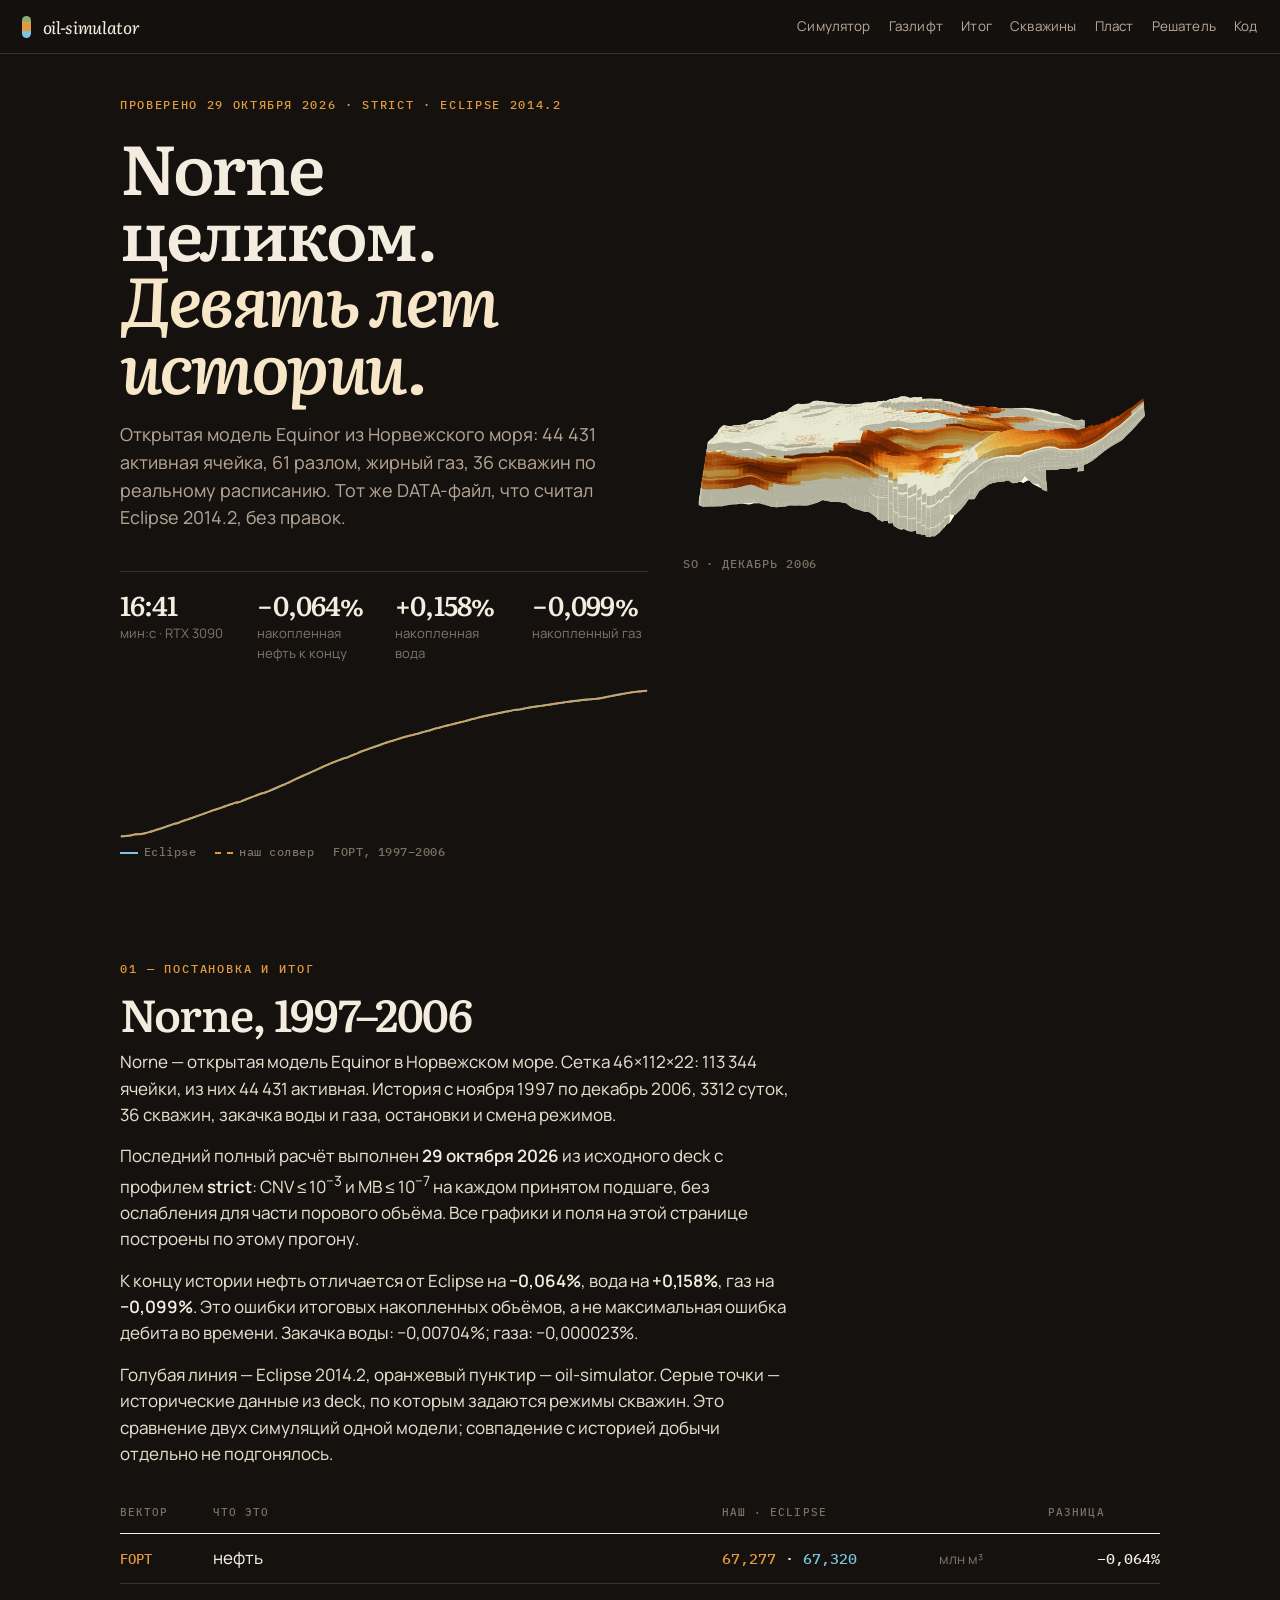
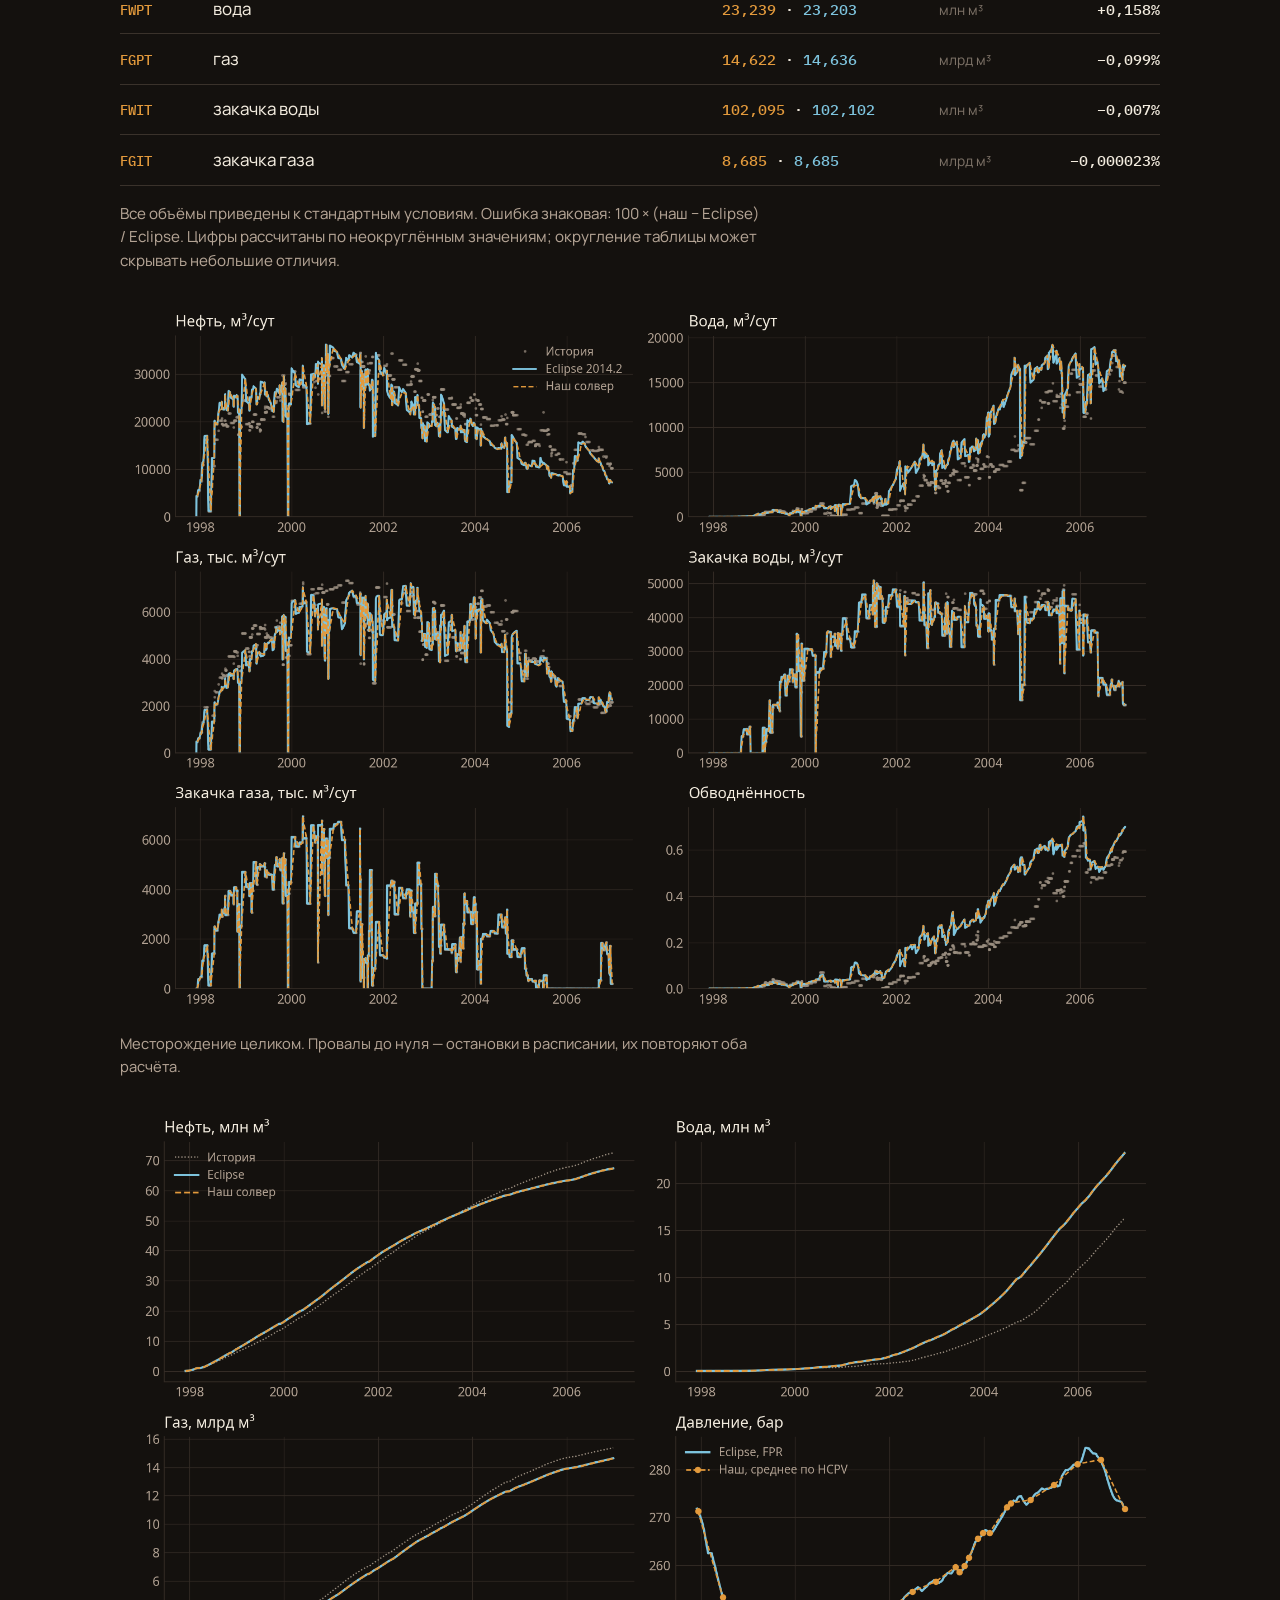
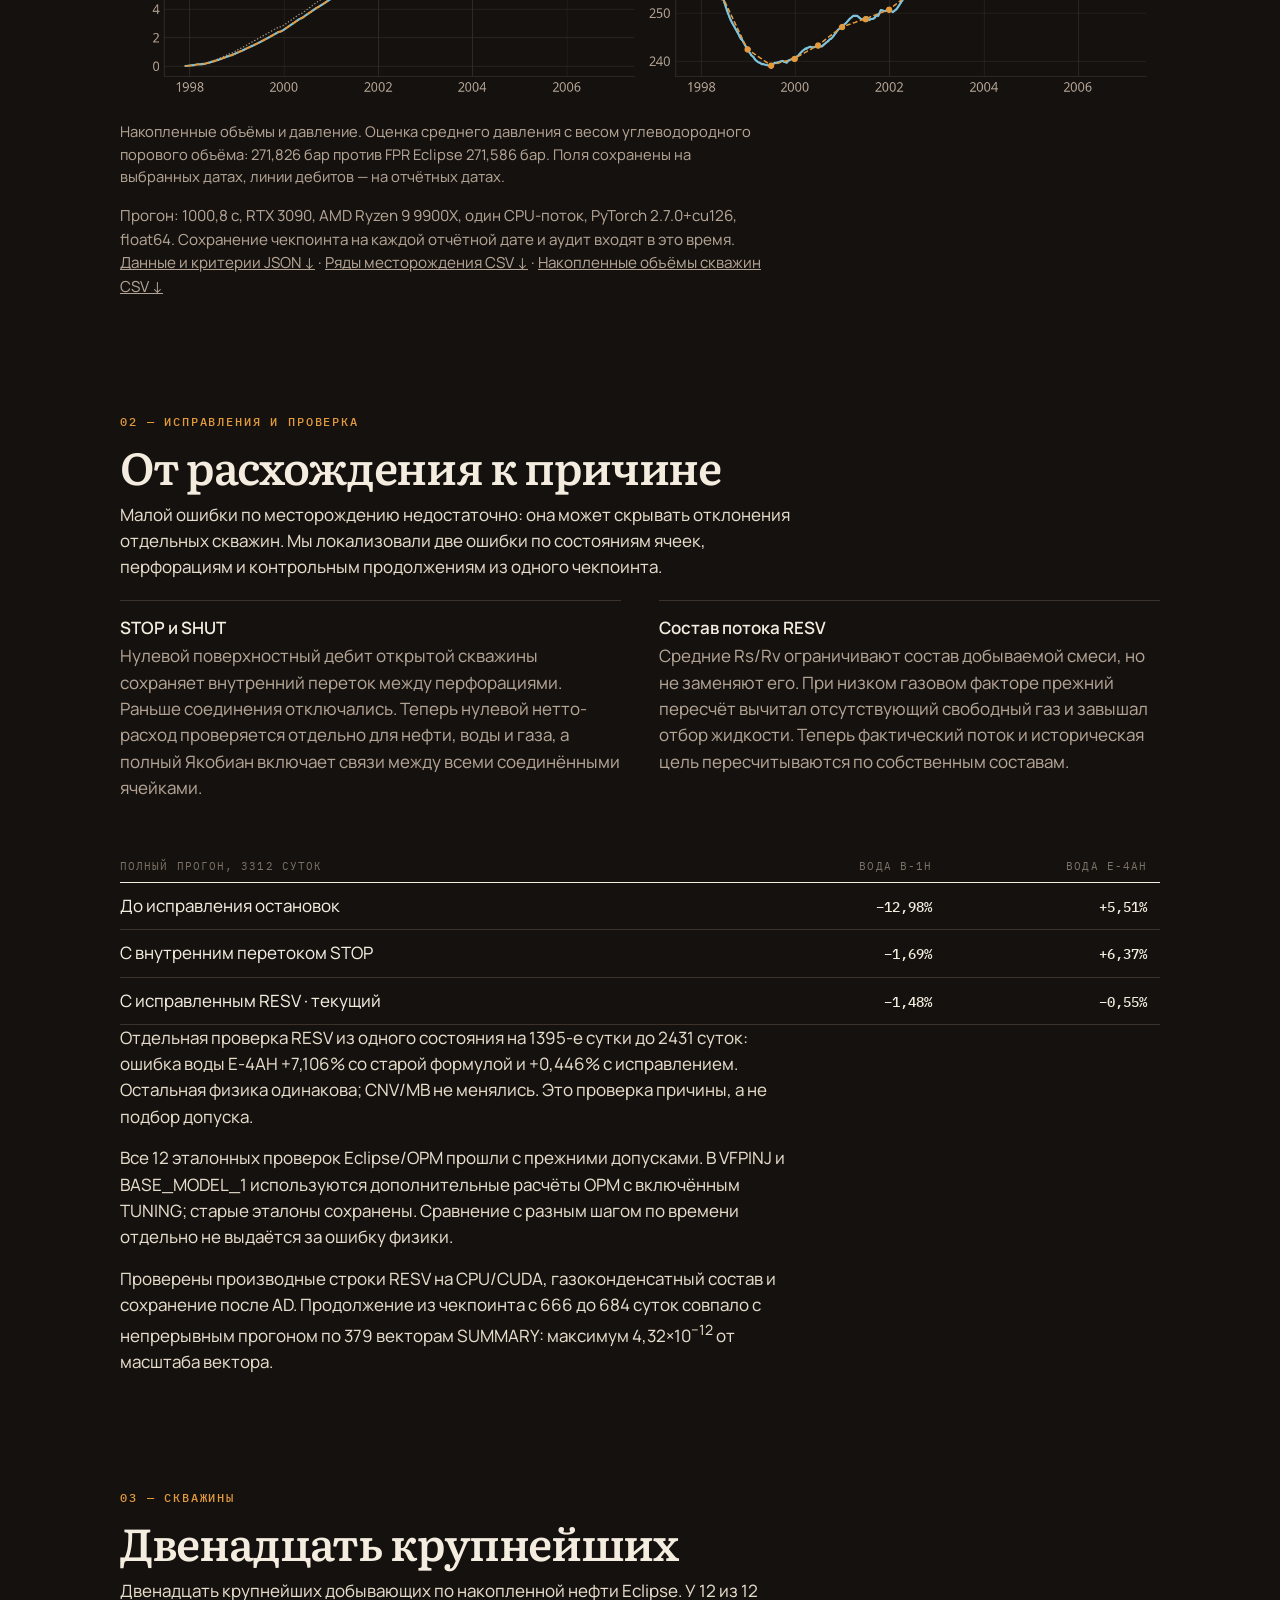
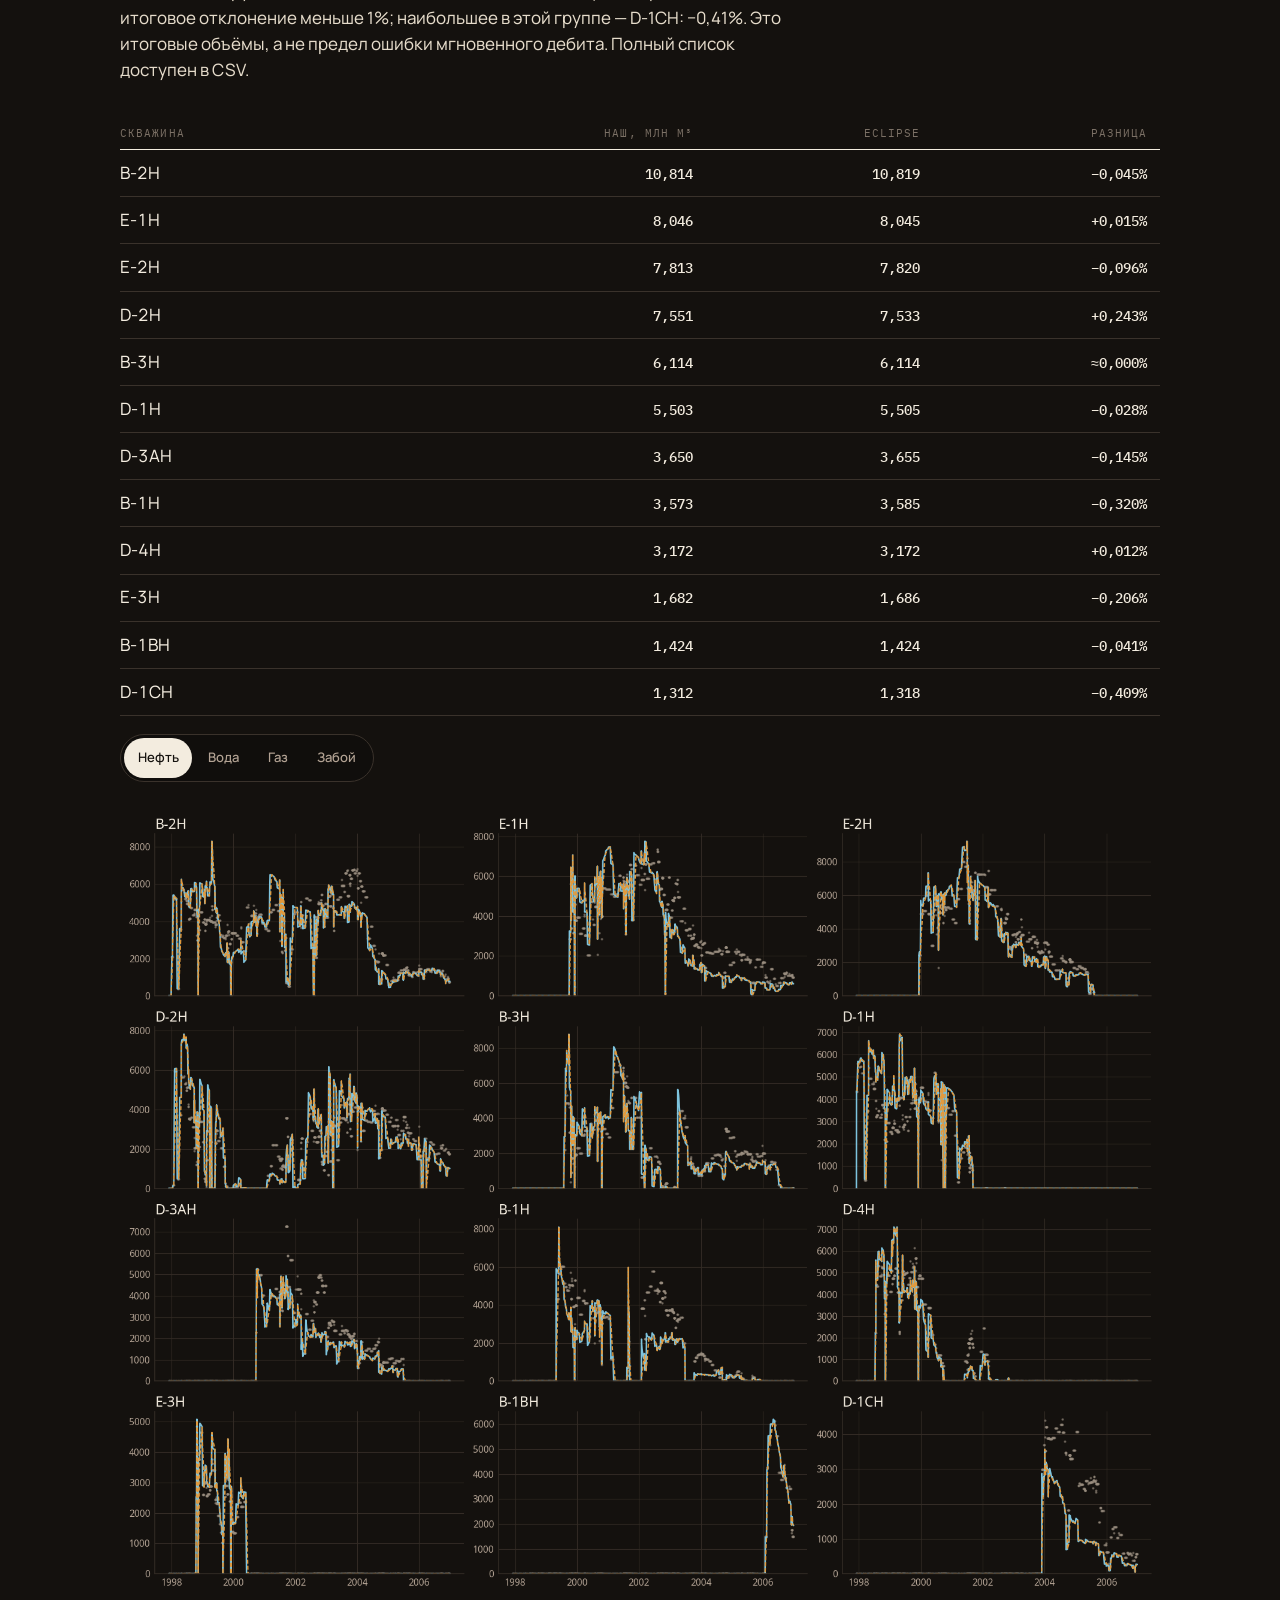
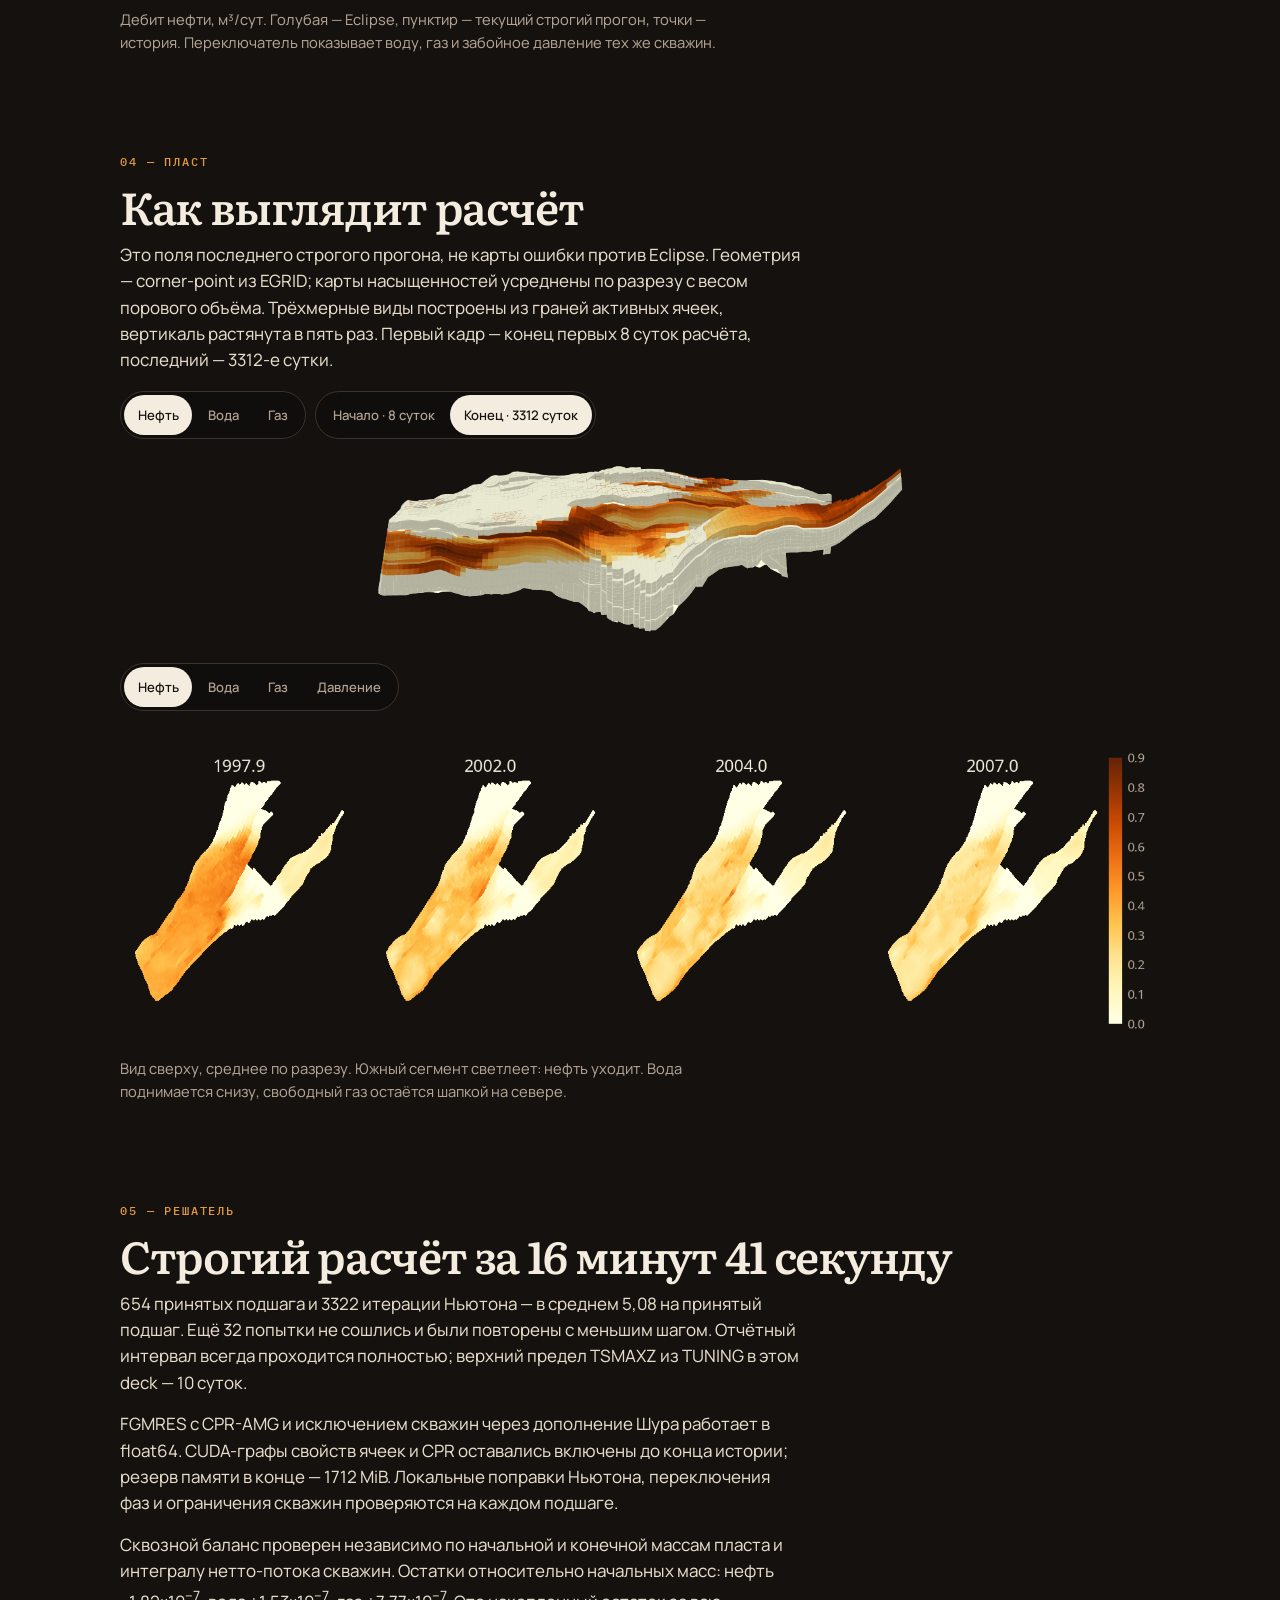
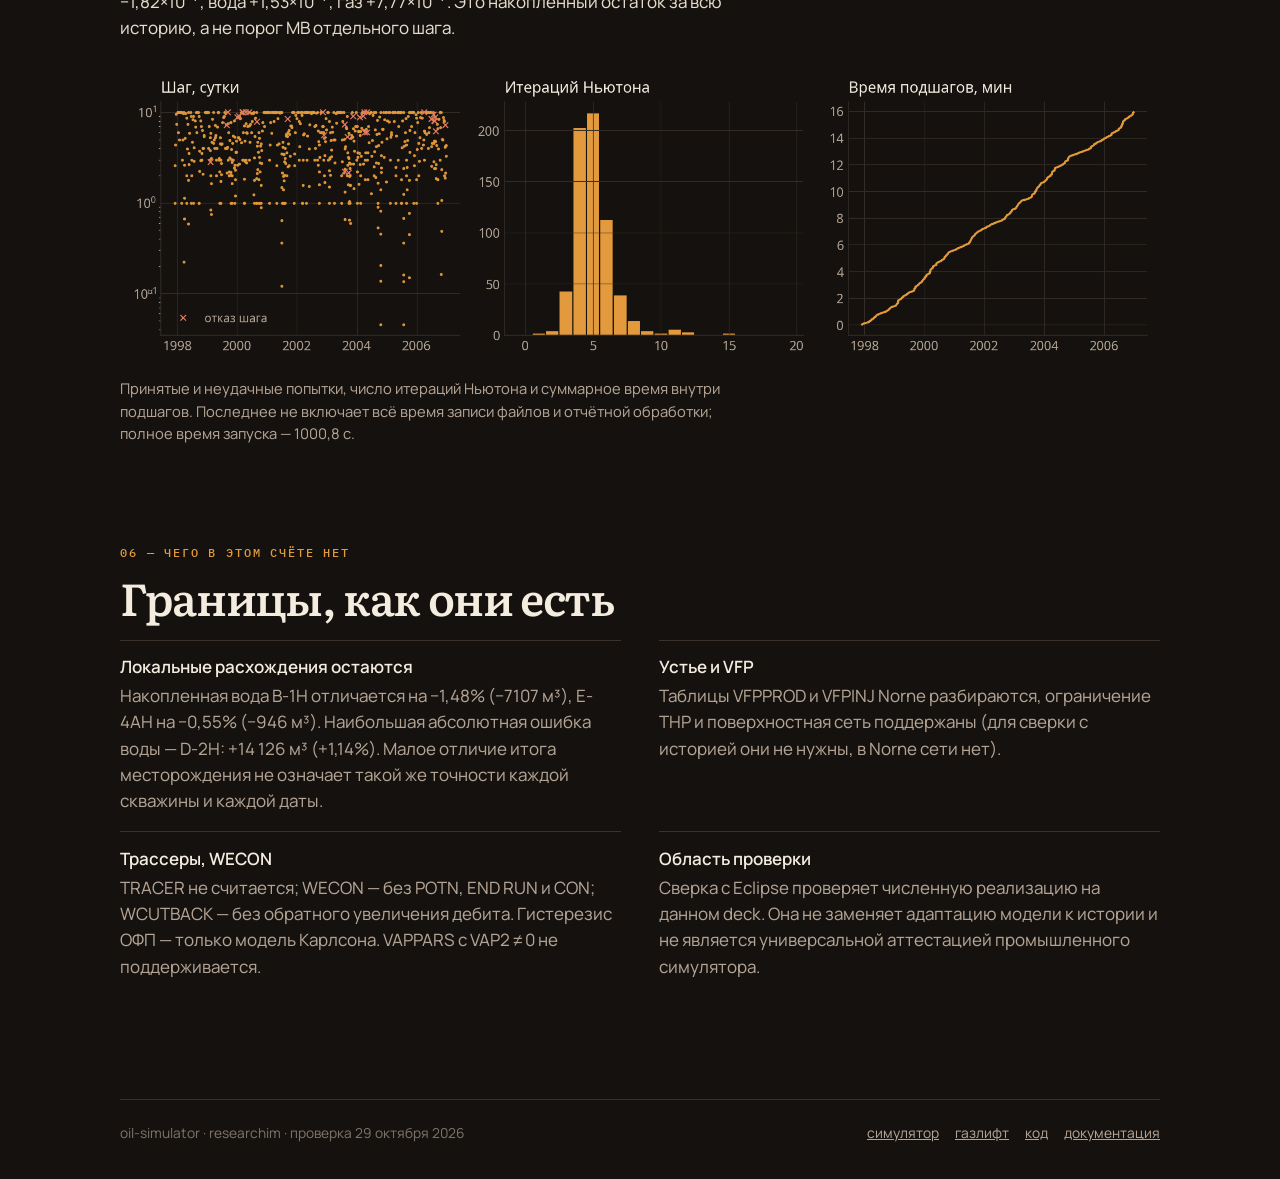
<file: oil-simulator/norne.html>
<!DOCTYPE html>

<html lang="ru">
<head>
<meta charset="utf-8"/>
<meta content="width=device-width, initial-scale=1" name="viewport"/>
<title>oil-simulator — Norne против Eclipse</title>
<meta content="Norne: 3312 суток за 16 мин 41 с на RTX 3090. Строгие CNV 1e-3 и MB 1e-7; нефть −0,064%, вода +0,158%, газ −0,099% против Eclipse." name="description"/>
<meta content="#14110e" name="theme-color"/>
<link href="favicon.svg" rel="icon" type="image/svg+xml"/>
<link href="style.css?v=20261029-resv" rel="stylesheet"/>
</head>
<body>
<header class="top">
<a class="brand" href="index.html"><i></i>oil-simulator</a>
<nav>
<a href="index.html">Симулятор</a>
<a href="gaslift.html">Газлифт</a>
<a href="#norne">Итог</a>
<a href="#wells">Скважины</a>
<a href="#field">Пласт</a>
<a href="#solver">Решатель</a>
<a href="https://github.com/researchim-ai/oil-simulator-py">Код</a>
</nav>
</header>
<nav aria-label="Разделы" class="rail"><a href="#norne">01 Итог</a><a href="#validation">02 Проверка</a><a href="#wells">03 Скважины</a><a href="#field">04 Пласт</a><a href="#solver">05 Решатель</a><a href="#limits">06 Границы</a></nav>
<main id="top">
<header class="hero">
<div class="wrap hero-grid">
<div>
<p class="kicker">проверено 29 октября 2026 · strict · eclipse 2014.2</p>
<h1>Norne целиком.<br/><em>Девять лет истории.</em></h1>
<p class="lede">Открытая модель Equinor из Норвежского моря: 44 431 активная ячейка, 61 разлом, жирный газ, 36 скважин по реальному расписанию. Тот же DATA-файл, что считал Eclipse 2014.2, без правок.</p>
<div class="metrics">
<div><b>16:41</b><span>мин:с · RTX 3090</span></div>
<div><b>−0,064%</b><span>накопленная нефть к концу</span></div>
<div><b>+0,158%</b><span>накопленная вода</span></div>
<div><b>−0,099%</b><span>накопленный газ</span></div>
</div>
<figure class="spark">
<img alt="Накопленная нефть: последний строгий прогон и Eclipse за девять лет" src="assets/hero_fopt.svg?v=20261029-resv"/>
<div class="legend">
<span><i></i>Eclipse</span>
<span class="ours"><i></i>наш солвер</span>
<span>FOPT, 1997–2006</span>
</div>
</figure>
</div>
<figure class="shot">
<img alt="Corner-point модель Norne в конце расчёта, нефтенасыщенность" src="assets/3d_so_end.png?v=20261029-resv"/>
<figcaption>So · декабрь 2006</figcaption>
</figure>
</div>
</header>
<section id="norne">
<div class="wrap">
<p class="index">01 — постановка и итог</p>
<h2>Norne, 1997–2006</h2>
<div class="prose"><p>Norne — открытая модель Equinor в Норвежском море. Сетка 46×112×22: 113 344 ячейки, из них 44 431 активная. История с ноября 1997 по декабрь 2006, 3312 суток, 36 скважин, закачка воды и газа, остановки и смена режимов.</p><p>Последний полный расчёт выполнен <strong>29 октября 2026</strong> из исходного deck с профилем <strong>strict</strong>: CNV ≤ 10<sup>−3</sup> и MB ≤ 10<sup>−7</sup> на каждом принятом подшаге, без ослабления для части порового объёма. Все графики и поля на этой странице построены по этому прогону.</p><p>К концу истории нефть отличается от Eclipse на <strong>−0,064%</strong>, вода на <strong>+0,158%</strong>, газ на <strong>−0,099%</strong>. Это ошибки итоговых накопленных объёмов, а не максимальная ошибка дебита во времени. Закачка воды: −0,00704%; газа: −0,000023%.</p><p>Голубая линия — Eclipse 2014.2, оранжевый пунктир — oil-simulator. Серые точки — исторические данные из deck, по которым задаются режимы скважин. Это сравнение двух симуляций одной модели; совпадение с историей добычи отдельно не подгонялось.</p></div>
<div aria-label="Накопленные объёмы к декабрю 2006" class="slip" role="table">
<div class="slip-head" role="row">
<span>вектор</span><span>что это</span><span>наш · Eclipse</span><span></span><span>разница</span>
</div>
<div class="slip-row" role="row">
<span class="slip-k">FOPT</span><span>нефть</span><span class="nums"><b>67,277</b> · <i>67,320</i></span><span class="unit">млн м³</span><span class="delta">−0,064%</span>
</div>
<div class="slip-row" role="row">
<span class="slip-k">FWPT</span><span>вода</span><span class="nums"><b>23,239</b> · <i>23,203</i></span><span class="unit">млн м³</span><span class="delta">+0,158%</span>
</div>
<div class="slip-row" role="row">
<span class="slip-k">FGPT</span><span>газ</span><span class="nums"><b>14,622</b> · <i>14,636</i></span><span class="unit">млрд м³</span><span class="delta">−0,099%</span>
</div>
<div class="slip-row" role="row">
<span class="slip-k">FWIT</span><span>закачка воды</span><span class="nums"><b>102,095</b> · <i>102,102</i></span><span class="unit">млн м³</span><span class="delta">−0,007%</span>
</div>
<div class="slip-row" role="row">
<span class="slip-k">FGIT</span><span>закачка газа</span><span class="nums"><b>8,685</b> · <i>8,685</i></span><span class="unit">млрд м³</span><span class="delta">−0,000023%</span>
</div>
</div>
<p class="note">Все объёмы приведены к стандартным условиям. Ошибка знаковая: 100 × (наш − Eclipse) / Eclipse. Цифры рассчитаны по неокруглённым значениям; округление таблицы может скрывать небольшие отличия.</p>
<figure>
<img alt="Дебиты нефти, воды и газа, закачка и обводнённость: наш солвер, Eclipse и история" class="chart" src="assets/rates.png?v=20261029-resv"/>
<figcaption>Месторождение целиком. Провалы до нуля — остановки в расписании, их повторяют оба расчёта.</figcaption>
</figure>
<figure>
<img alt="Накопленная добыча и среднее пластовое давление" class="chart" src="assets/cumulative.png?v=20261029-resv"/>
<figcaption>Накопленные объёмы и давление. Оценка среднего давления с весом углеводородного порового объёма: 271,826 бар против FPR Eclipse 271,586 бар. Поля сохранены на выбранных датах, линии дебитов — на отчётных датах.</figcaption>
</figure>
<p class="note">Прогон: 1000,8 с, RTX 3090, AMD Ryzen 9 9900X, один CPU-поток, PyTorch 2.7.0+cu126, float64. Сохранение чекпоинта на каждой отчётной дате и аудит входят в это время. <a download="" href="data/norne-results.json">Данные и критерии JSON ↓</a> · <a download="" href="data/norne-field.csv">Ряды месторождения CSV ↓</a> · <a download="" href="data/norne-wells.csv">Накопленные объёмы скважин CSV ↓</a></p>
</div>
</section>
<section id="validation"><div class="wrap"><p class="index">02 — исправления и проверка</p><h2>От расхождения к причине</h2><div class="prose"><p>Малой ошибки по месторождению недостаточно: она может скрывать отклонения отдельных скважин. Мы локализовали две ошибки по состояниям ячеек, перфорациям и контрольным продолжениям из одного чекпоинта.</p></div><ul class="limits"><li><strong>STOP и SHUT</strong>Нулевой поверхностный дебит открытой скважины сохраняет внутренний переток между перфорациями. Раньше соединения отключались. Теперь нулевой нетто-расход проверяется отдельно для нефти, воды и газа, а полный Якобиан включает связи между всеми соединёнными ячейками.</li><li><strong>Состав потока RESV</strong>Средние Rs/Rv ограничивают состав добываемой смеси, но не заменяют его. При низком газовом факторе прежний пересчёт вычитал отсутствующий свободный газ и завышал отбор жидкости. Теперь фактический поток и историческая цель пересчитываются по собственным составам.</li></ul><div class="table-wrap"><table class="bench"><thead><tr><th>полный прогон, 3312 суток</th><th class="num">вода B-1H</th><th class="num">вода E-4AH</th></tr></thead><tbody><tr><td>До исправления остановок</td><td class="num">−12,98%</td><td class="num">+5,51%</td></tr><tr><td>С внутренним перетоком STOP</td><td class="num">−1,69%</td><td class="num">+6,37%</td></tr><tr><td>С исправленным RESV · текущий</td><td class="num">−1,48%</td><td class="num">−0,55%</td></tr></tbody></table></div><div class="prose"><p>Отдельная проверка RESV из одного состояния на 1395-е сутки до 2431 суток: ошибка воды E-4AH +7,106% со старой формулой и +0,446% с исправлением. Остальная физика одинакова; CNV/MB не менялись. Это проверка причины, а не подбор допуска.</p><p>Все 12 эталонных проверок Eclipse/OPM прошли с прежними допусками. В VFPINJ и BASE_MODEL_1 используются дополнительные расчёты OPM с включённым TUNING; старые эталоны сохранены. Сравнение с разным шагом по времени отдельно не выдаётся за ошибку физики.</p><p>Проверены производные строки RESV на CPU/CUDA, газоконденсатный состав и сохранение после AD. Продолжение из чекпоинта с 666 до 684 суток совпало с непрерывным прогоном по 379 векторам SUMMARY: максимум 4,32×10<sup>−12</sup> от масштаба вектора.</p></div></div></section><section id="wells">
<div class="wrap">
<p class="index">03 — скважины</p>
<h2>Двенадцать крупнейших</h2>
<div class="prose"><p>Двенадцать крупнейших добывающих по накопленной нефти Eclipse. У 12 из 12 итоговое отклонение меньше 1%; наибольшее в этой группе — D-1CH: −0,41%. Это итоговые объёмы, а не предел ошибки мгновенного дебита. Полный список доступен в CSV.</p></div>
<div class="table-wrap">
<table class="bench">
<thead>
<tr><th>скважина</th><th class="num">наш, млн м³</th><th class="num">Eclipse</th><th class="num">разница</th></tr>
</thead>
<tbody><tr><td>B-2H</td><td class="num">10,814</td><td class="num">10,819</td><td class="num">−0,045%</td></tr><tr><td>E-1H</td><td class="num">8,046</td><td class="num">8,045</td><td class="num">+0,015%</td></tr><tr><td>E-2H</td><td class="num">7,813</td><td class="num">7,820</td><td class="num">−0,096%</td></tr><tr><td>D-2H</td><td class="num">7,551</td><td class="num">7,533</td><td class="num">+0,243%</td></tr><tr><td>B-3H</td><td class="num">6,114</td><td class="num">6,114</td><td class="num">≈0,000%</td></tr><tr><td>D-1H</td><td class="num">5,503</td><td class="num">5,505</td><td class="num">−0,028%</td></tr><tr><td>D-3AH</td><td class="num">3,650</td><td class="num">3,655</td><td class="num">−0,145%</td></tr><tr><td>B-1H</td><td class="num">3,573</td><td class="num">3,585</td><td class="num">−0,320%</td></tr><tr><td>D-4H</td><td class="num">3,172</td><td class="num">3,172</td><td class="num">+0,012%</td></tr><tr><td>E-3H</td><td class="num">1,682</td><td class="num">1,686</td><td class="num">−0,206%</td></tr><tr><td>B-1BH</td><td class="num">1,424</td><td class="num">1,424</td><td class="num">−0,041%</td></tr><tr><td>D-1CH</td><td class="num">1,312</td><td class="num">1,318</td><td class="num">−0,409%</td></tr></tbody>
</table>
</div>
<div class="controls" data-switch="well">
<div aria-label="Что показать по скважинам" class="seg" role="group">
<button aria-pressed="true" data-src="assets/wells_oil.png?v=20261029-resv" type="button">Нефть</button>
<button aria-pressed="false" data-src="assets/wells_water.png?v=20261029-resv" type="button">Вода</button>
<button aria-pressed="false" data-src="assets/wells_gas.png?v=20261029-resv" type="button">Газ</button>
<button aria-pressed="false" data-src="assets/wells_bhp.png?v=20261029-resv" type="button">Забой</button>
</div>
</div>
<figure>
<img alt="Дебит нефти двенадцати крупнейших добывающих скважин" class="chart" id="well" src="assets/wells_oil.png?v=20261029-resv"/>
<figcaption id="well-cap">Дебит нефти, м³/сут. Голубая — Eclipse, пунктир — текущий строгий прогон, точки — история. Переключатель показывает воду, газ и забойное давление тех же скважин.</figcaption>
</figure>
</div>
</section>
<section id="field">
<div class="wrap">
<p class="index">04 — пласт</p>
<h2>Как выглядит расчёт</h2>
<div class="prose"><p>Это поля последнего строгого прогона, не карты ошибки против Eclipse. Геометрия — corner-point из EGRID; карты насыщенностей усреднены по разрезу с весом порового объёма. Трёхмерные виды построены из граней активных ячеек, вертикаль растянута в пять раз. Первый кадр — конец первых 8 суток расчёта, последний — 3312-е сутки.</p></div>
<div class="controls">
<div aria-label="Фаза" class="seg" data-switch="phase" role="group">
<button aria-pressed="true" data-phase="so" type="button">Нефть</button>
<button aria-pressed="false" data-phase="sw" type="button">Вода</button>
<button aria-pressed="false" data-phase="sg" type="button">Газ</button>
</div>
<div aria-label="Момент" class="seg" data-switch="when" role="group">
<button aria-pressed="false" data-when="start" type="button">Начало · 8 суток</button>
<button aria-pressed="true" data-when="end" type="button">Конец · 3312 суток</button>
</div>
</div>
<figure class="stage">
<img alt="Трёхмерная модель Norne" id="stage" src="assets/3d_so_end.png?v=20261029-resv"/>
</figure>
<div class="controls" data-switch="map">
<div aria-label="Карта" class="seg" role="group">
<button aria-pressed="true" data-src="assets/map_so.png?v=20261029-resv" type="button">Нефть</button>
<button aria-pressed="false" data-src="assets/map_sw.png?v=20261029-resv" type="button">Вода</button>
<button aria-pressed="false" data-src="assets/map_sg.png?v=20261029-resv" type="button">Газ</button>
<button aria-pressed="false" data-src="assets/map_p.png?v=20261029-resv" type="button">Давление</button>
</div>
</div>
<figure>
<img alt="Карты нефтенасыщенности в четыре момента" class="chart" id="map" src="assets/map_so.png?v=20261029-resv"/>
<figcaption id="map-cap">Вид сверху, среднее по разрезу. Южный сегмент светлеет: нефть уходит. Вода поднимается снизу, свободный газ остаётся шапкой на севере.</figcaption>
</figure>
</div>
</section>
<section id="solver">
<div class="wrap">
<p class="index">05 — решатель</p>
<h2>Строгий расчёт за 16 минут 41 секунду</h2>
<div class="prose"><p>654 принятых подшага и 3322 итерации Ньютона — в среднем 5,08 на принятый подшаг. Ещё 32 попытки не сошлись и были повторены с меньшим шагом. Отчётный интервал всегда проходится полностью; верхний предел TSMAXZ из TUNING в этом deck — 10 суток.</p><p>FGMRES с CPR-AMG и исключением скважин через дополнение Шура работает в float64. CUDA-графы свойств ячеек и CPR оставались включены до конца истории; резерв памяти в конце — 1712 MiB. Локальные поправки Ньютона, переключения фаз и ограничения скважин проверяются на каждом подшаге.</p><p>Сквозной баланс проверен независимо по начальной и конечной массам пласта и интегралу нетто-потока скважин. Остатки относительно начальных масс: нефть −1,82×10<sup>−7</sup>, вода +1,53×10<sup>−7</sup>, газ +7,77×10<sup>−7</sup>. Это накопленный остаток за всю историю, а не порог MB отдельного шага.</p></div>
<figure>
<img alt="Шаг по времени, гистограмма итераций Ньютона и накопленное время счёта" class="chart" src="assets/solver.png?v=20261029-resv"/>
<figcaption>Принятые и неудачные попытки, число итераций Ньютона и суммарное время внутри подшагов. Последнее не включает всё время записи файлов и отчётной обработки; полное время запуска — 1000,8 с.</figcaption>
</figure>
</div>
</section>
<section id="limits">
<div class="wrap">
<p class="index">06 — чего в этом счёте нет</p>
<h2>Границы, как они есть</h2>
<ul class="limits">
<li><strong>Локальные расхождения остаются</strong>Накопленная вода B-1H отличается на −1,48% (−7107 м³), E-4AH на −0,55% (−946 м³). Наибольшая абсолютная ошибка воды — D-2H: +14 126 м³ (+1,14%). Малое отличие итога месторождения не означает такой же точности каждой скважины и каждой даты.</li>
<li><strong>Устье и VFP</strong>Таблицы VFPPROD и VFPINJ Norne разбираются, ограничение THP и поверхностная сеть поддержаны (для сверки с историей они не нужны, в Norne сети нет).</li>
<li><strong>Трассеры, WECON</strong>TRACER не считается; WECON — без POTN, END RUN и CON; WCUTBACK — без обратного увеличения дебита. Гистерезис ОФП — только модель Карлсона. VAPPARS с VAP2 ≠ 0 не поддерживается.</li>
<li><strong>Область проверки</strong>Сверка с Eclipse проверяет численную реализацию на данном deck. Она не заменяет адаптацию модели к истории и не является универсальной аттестацией промышленного симулятора.</li></ul>
</div>
</section>
</main>
<footer class="wrap foot">
<div>oil-simulator · researchim · проверка 29 октября 2026</div>
<nav>
<a href="index.html">симулятор</a>
<a href="gaslift.html">газлифт</a>
<a href="https://github.com/researchim-ai/oil-simulator-py">код</a>
<a href="https://github.com/researchim-ai/oil-simulator-py/blob/main/docs/NORNE.md">документация</a>
</nav>
</footer>
<script src="main.js?v=20261029-resv"></script>
</body>
</html>
</file>
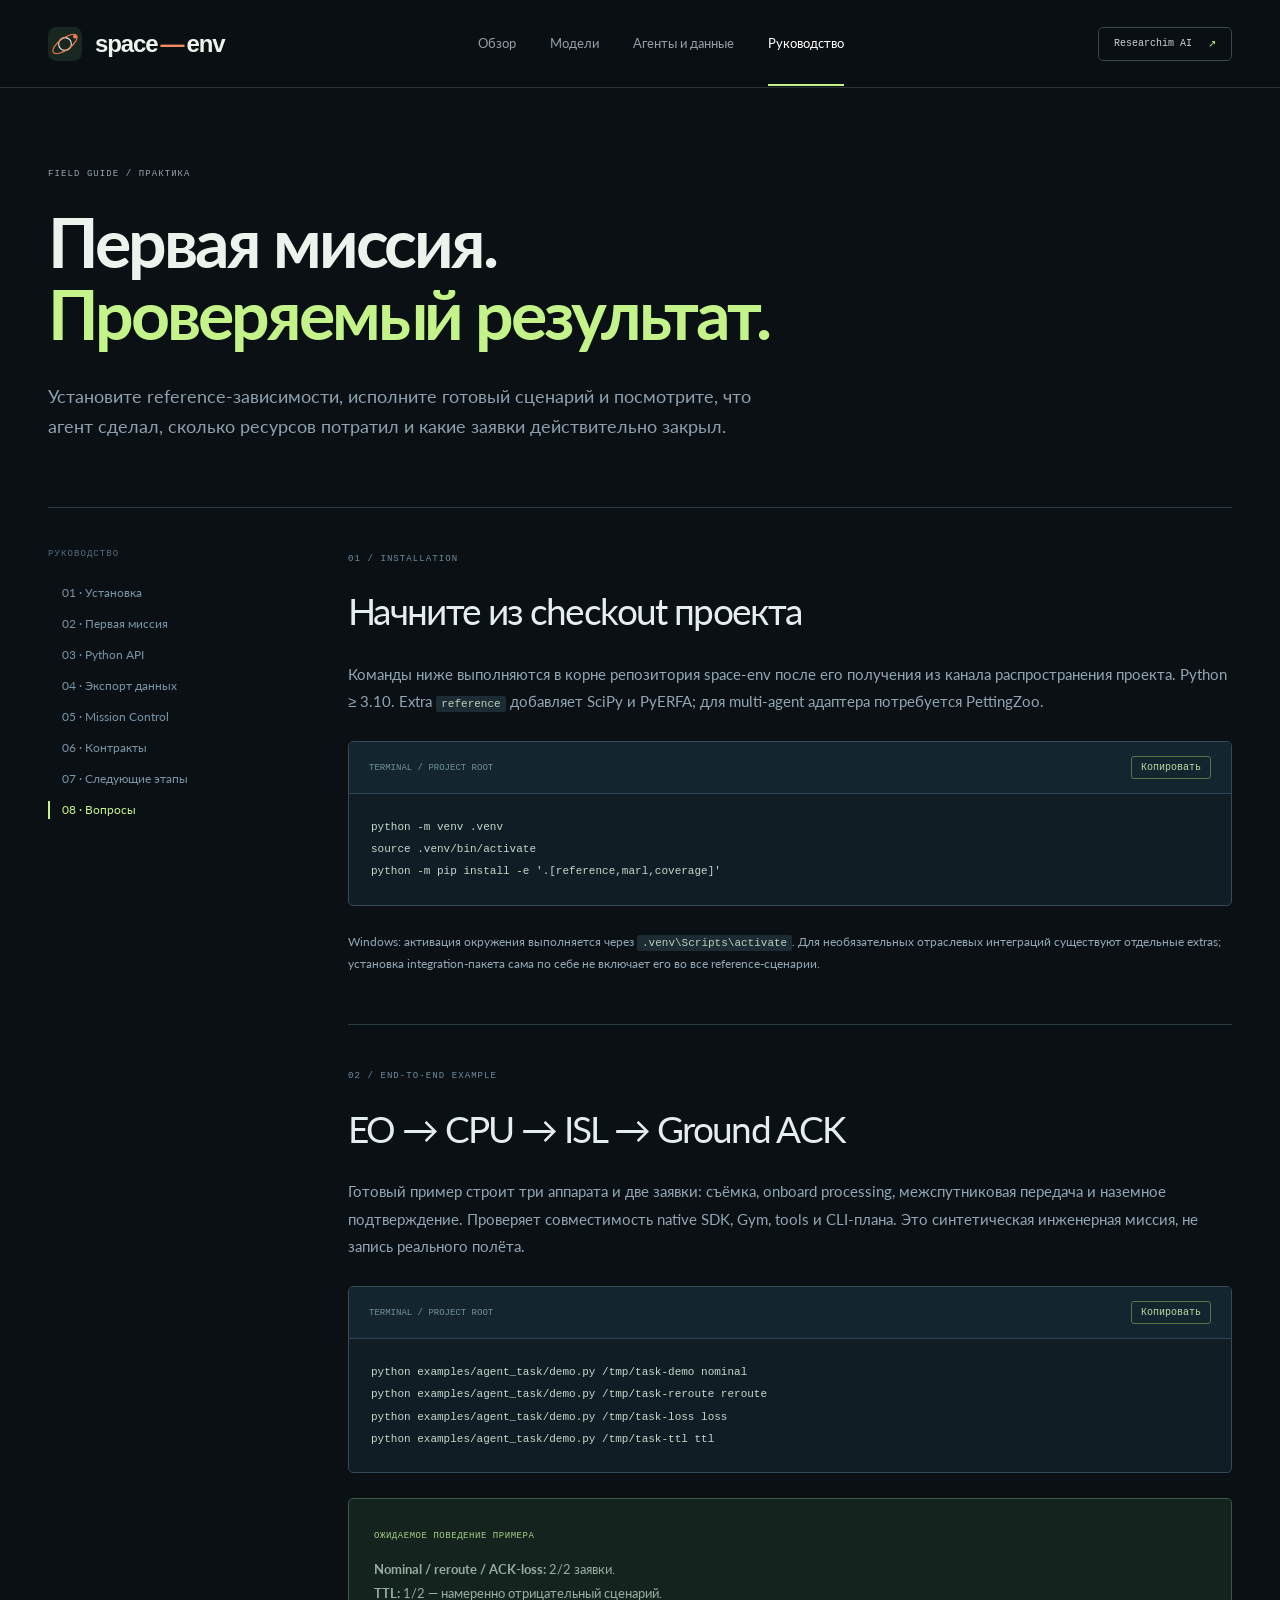
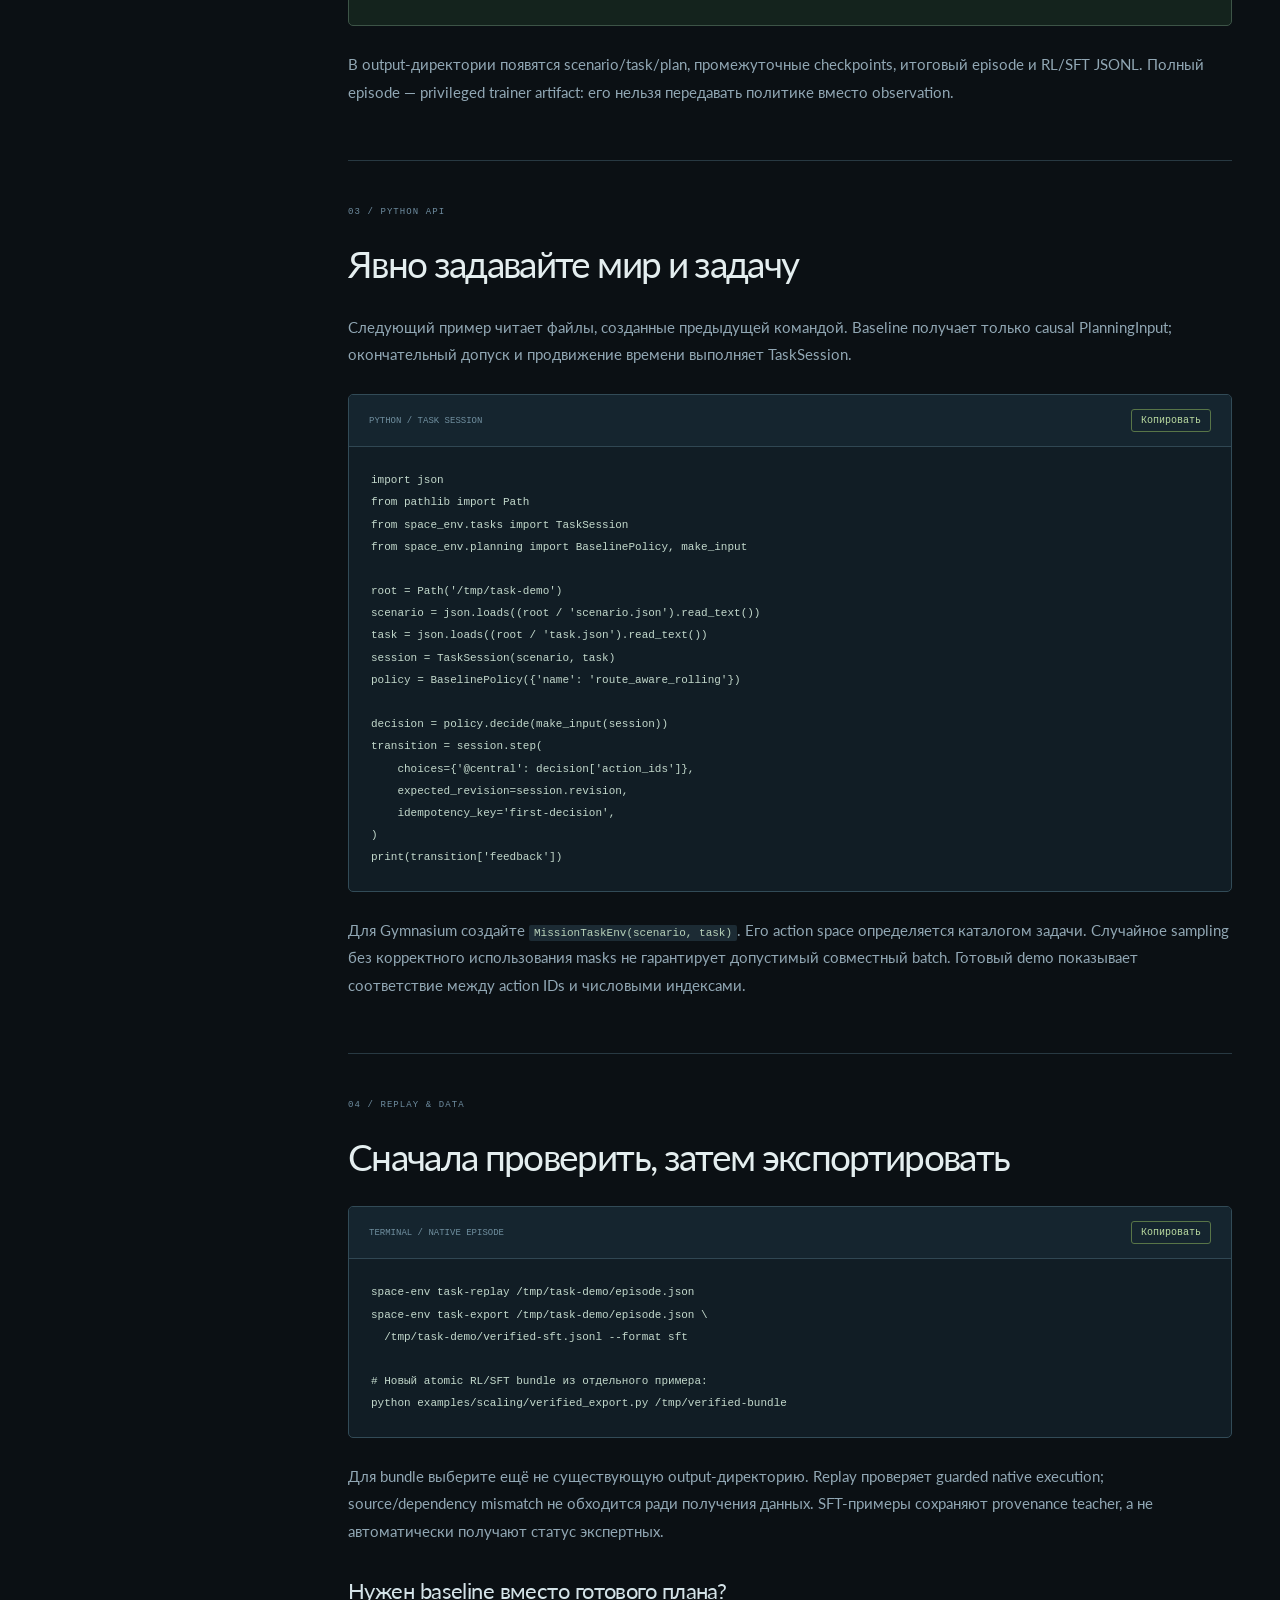
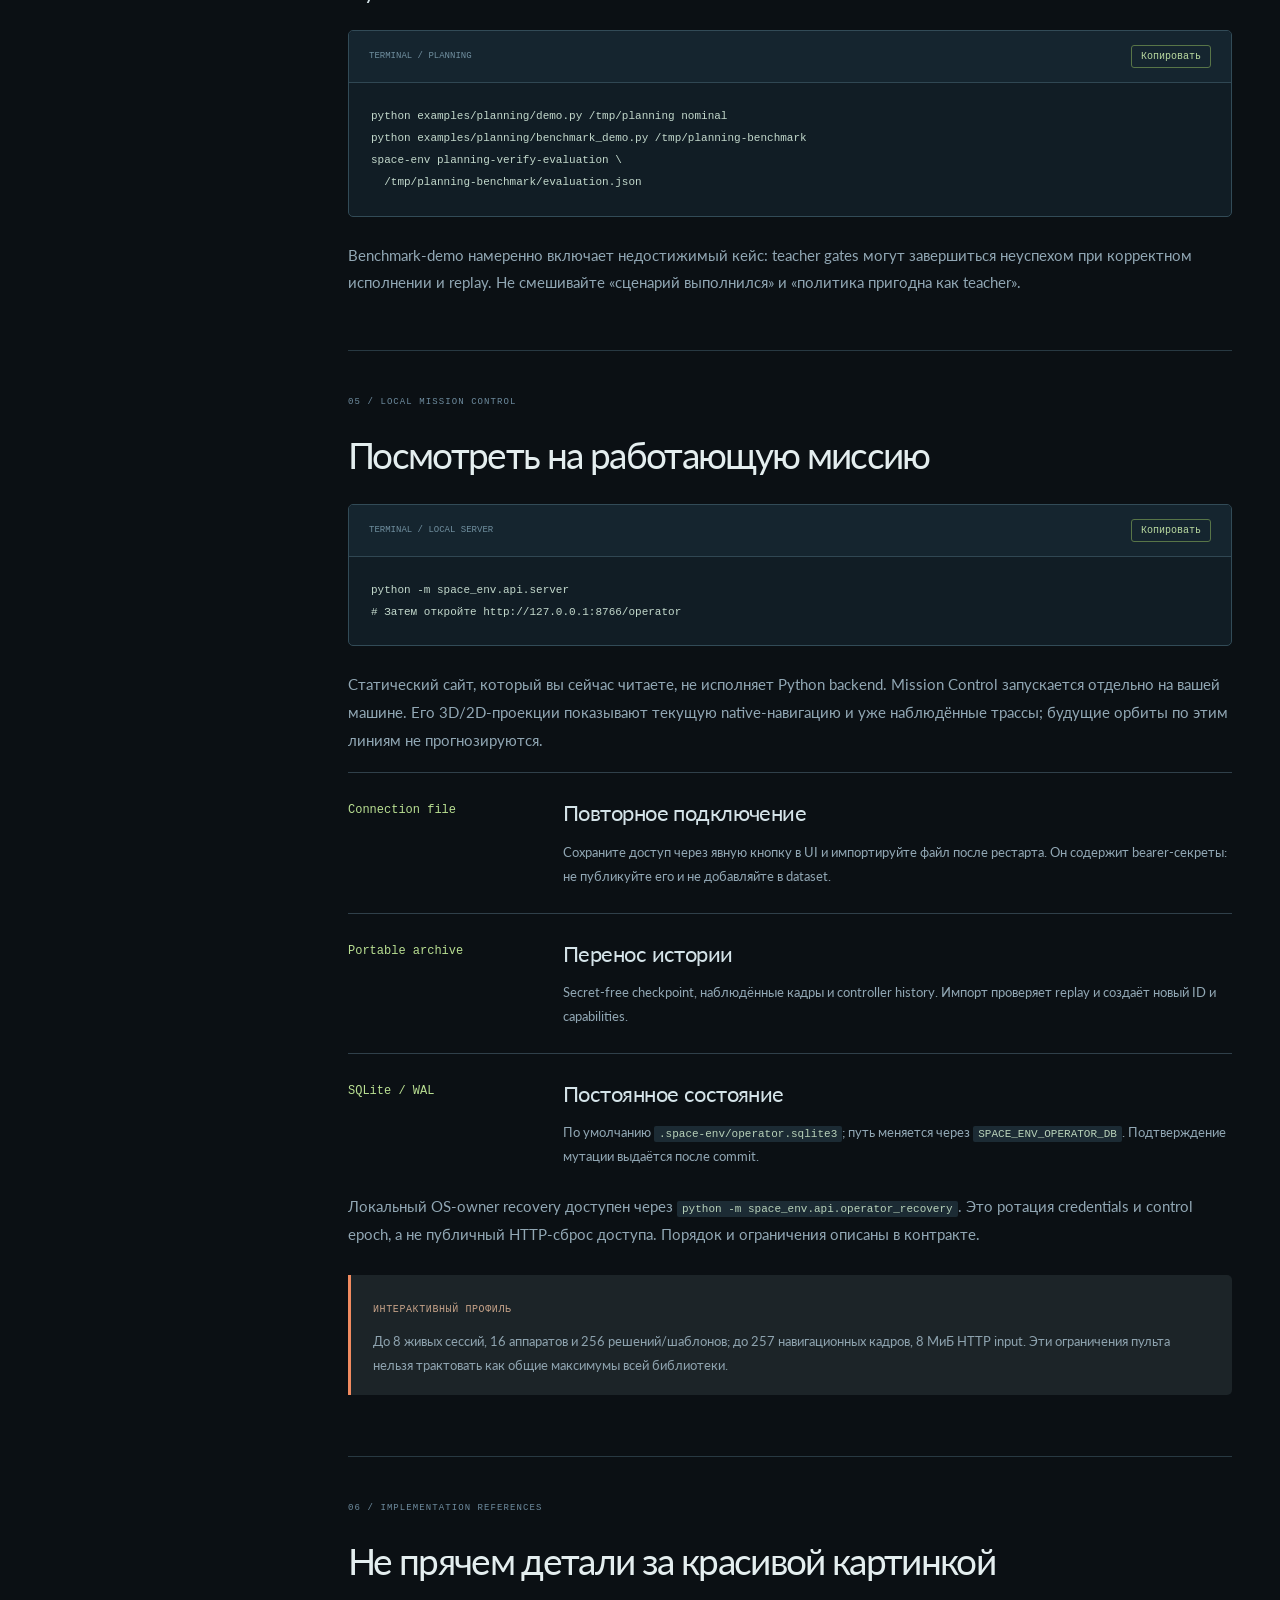
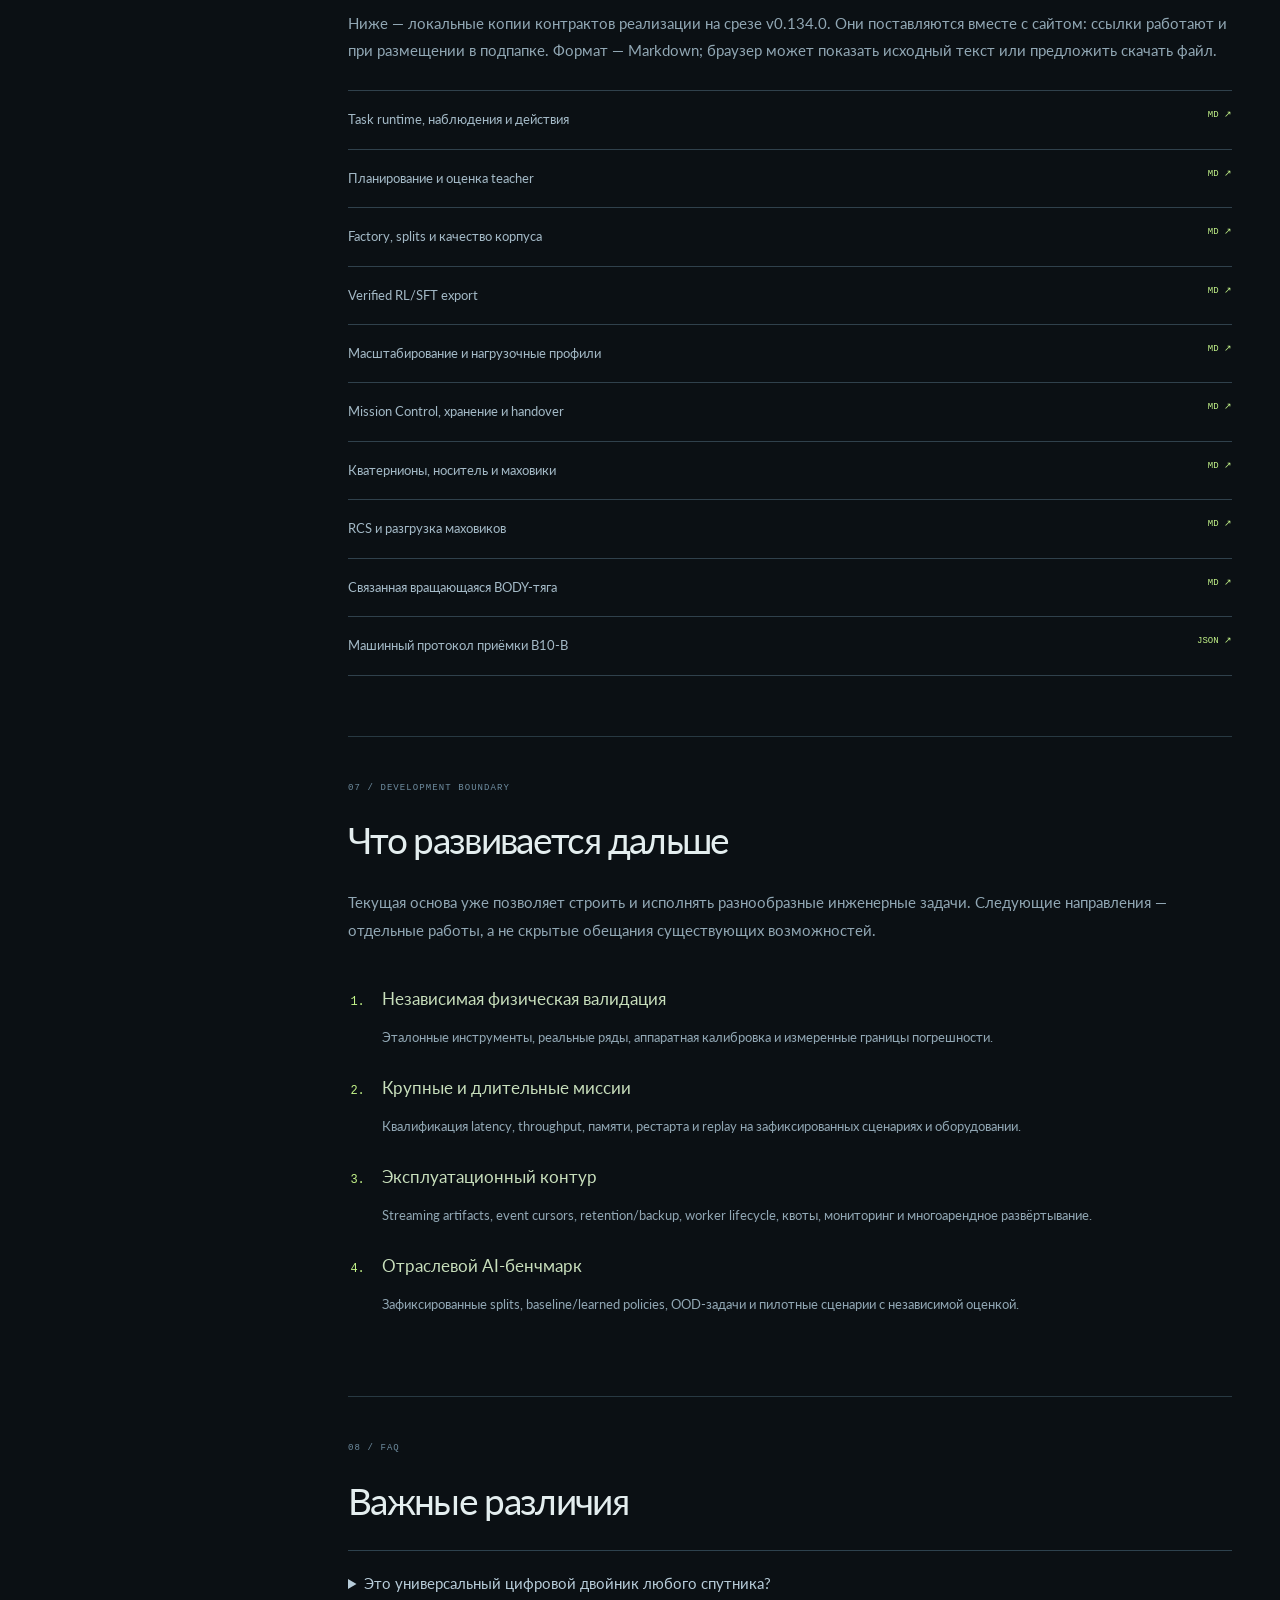
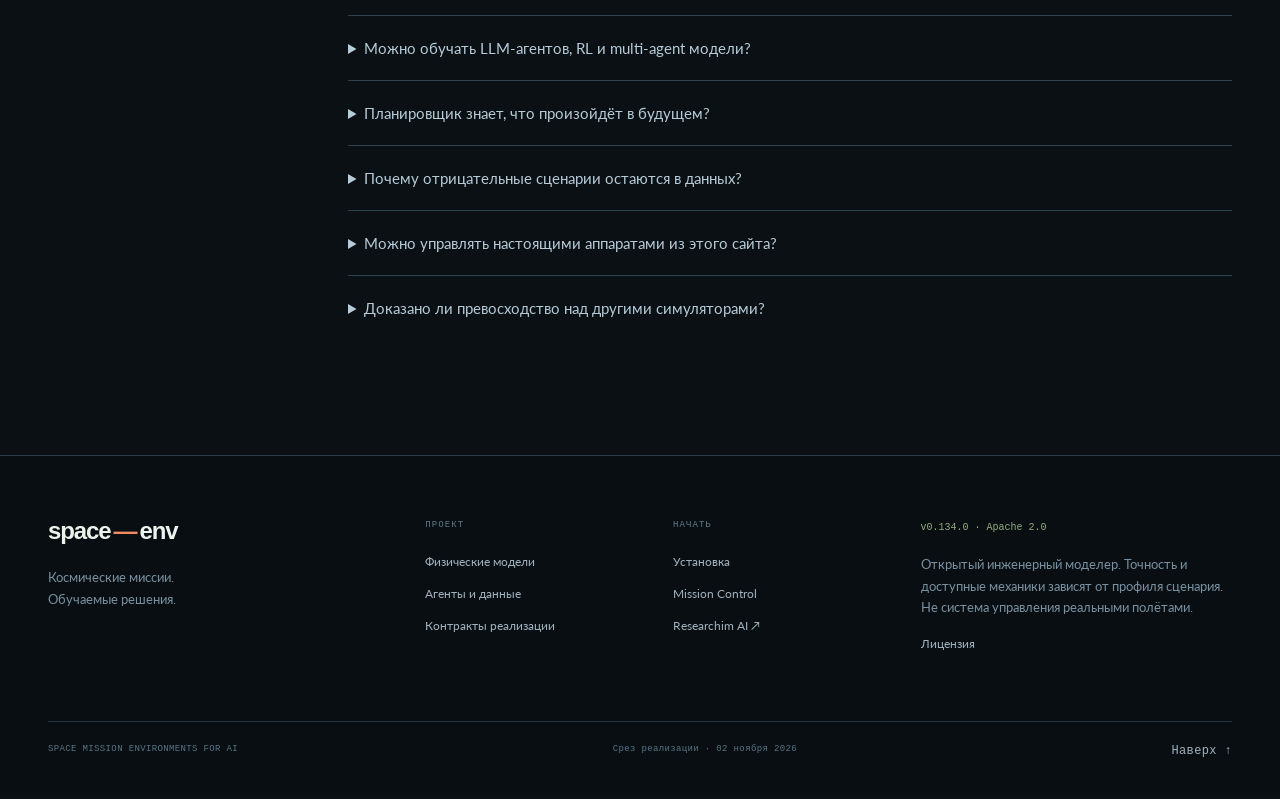
<file: space-env/guide.html>
<!doctype html>
<html lang="ru"><head><meta charset="utf-8"><meta name="viewport" content="width=device-width,initial-scale=1"><meta name="theme-color" content="#0b1014"><title>Начать работу · space-env</title><meta name="description" content="Установка space-env, запуск синтетической миссии, обучение, native replay, Mission Control и восстановление сессий."><meta property="og:locale" content="ru_RU"><meta property="og:type" content="website"><meta property="og:title" content="Начать работу · space-env"><meta property="og:description" content="Установка space-env, запуск синтетической миссии, обучение, native replay, Mission Control и восстановление сессий."><link rel="icon" type="image/svg+xml" href="assets/mark.svg"><link rel="stylesheet" href="assets/site.css"><link rel="stylesheet" href="assets/mission.css"><script type="module" src="assets/site.js"></script></head>
<body data-page="guide"><noscript><style>@media(max-width:800px){.site-header{height:auto;flex-wrap:wrap;padding-block:20px}.site-header nav{display:flex;position:static;width:100%;flex-direction:column;box-shadow:none;padding:0;order:5}.menu-toggle{display:none}}</style></noscript><a class="skip" href="#main">К содержанию</a><header class="site-header"><a class="logo" href="index.html" aria-label="space-env — главная"><img src="assets/mark.svg" alt="" width="34" height="34">space<span>—</span>env</a><nav aria-label="Основная навигация" id="navigation"><a href="index.html" >Обзор</a><a href="models.html" >Модели</a><a href="learning.html" >Агенты и данные</a><a href="guide.html" aria-current=page>Руководство</a></nav><a class="parent-link" href="../">Researchim AI <span aria-hidden="true">↗</span></a><button class="menu-toggle" aria-expanded="false" aria-controls="navigation" aria-label="Открыть меню">☰</button></header>
<main id="main" tabindex="-1"><section class="wrap page-intro"><span class="eyebrow">FIELD GUIDE / ПРАКТИКА</span><h1>Первая миссия.<br><em>Проверяемый результат.</em></h1><p class="lead">Установите reference-зависимости, исполните готовый сценарий и посмотрите, что агент сделал, сколько ресурсов потратил и какие заявки действительно закрыл.</p></section>
<div class="wrap doc-layout"><aside class="toc" aria-label="На этой странице"><span class="eyebrow">РУКОВОДСТВО</span><a href="#install">01 · Установка</a><a href="#first-mission">02 · Первая миссия</a><a href="#python">03 · Python API</a><a href="#export">04 · Экспорт данных</a><a href="#mission-control">05 · Mission Control</a><a href="#contracts">06 · Контракты</a><a href="#roadmap">07 · Следующие этапы</a><a href="#faq">08 · Вопросы</a></aside><div class="doc-content">
<section id="install"><span class="eyebrow">01 / INSTALLATION</span><h2>Начните из checkout проекта</h2><p>Команды ниже выполняются в корне репозитория space-env после его получения из канала распространения проекта. Python ≥ 3.10. Extra <code>reference</code> добавляет SciPy и PyERFA; для multi-agent адаптера потребуется PettingZoo.</p><div class="code-block"><div><span>TERMINAL / PROJECT ROOT</span><button class="copy" aria-label="Скопировать установку">Копировать</button></div><pre><code>python -m venv .venv
source .venv/bin/activate
python -m pip install -e '.[reference,marl,coverage]'</code></pre></div><p class="small muted">Windows: активация окружения выполняется через <code>.venv\Scripts\activate</code>. Для необязательных отраслевых интеграций существуют отдельные extras; установка integration-пакета сама по себе не включает его во все reference-сценарии.</p></section>
<section id="first-mission"><span class="eyebrow">02 / END-TO-END EXAMPLE</span><h2>EO → CPU → ISL → Ground ACK</h2><p>Готовый пример строит три аппарата и две заявки: съёмка, onboard processing, межспутниковая передача и наземное подтверждение. Проверяет совместимость native SDK, Gym, tools и CLI-плана. Это синтетическая инженерная миссия, не запись реального полёта.</p><div class="code-block"><div><span>TERMINAL / PROJECT ROOT</span><button class="copy" aria-label="Скопировать запуск миссий">Копировать</button></div><pre><code>python examples/agent_task/demo.py /tmp/task-demo nominal
python examples/agent_task/demo.py /tmp/task-reroute reroute
python examples/agent_task/demo.py /tmp/task-loss loss
python examples/agent_task/demo.py /tmp/task-ttl ttl</code></pre></div><div class="result-note"><span>ОЖИДАЕМОЕ ПОВЕДЕНИЕ ПРИМЕРА</span><p><strong>Nominal / reroute / ACK-loss:</strong> 2/2 заявки.<br><strong>TTL:</strong> 1/2 — намеренно отрицательный сценарий.</p></div><p>В output-директории появятся scenario/task/plan, промежуточные checkpoints, итоговый episode и RL/SFT JSONL. Полный episode — privileged trainer artifact: его нельзя передавать политике вместо observation.</p></section>
<section id="python"><span class="eyebrow">03 / PYTHON API</span><h2>Явно задавайте мир и задачу</h2><p>Следующий пример читает файлы, созданные предыдущей командой. Baseline получает только causal PlanningInput; окончательный допуск и продвижение времени выполняет TaskSession.</p><div class="code-block"><div><span>PYTHON / TASK SESSION</span><button class="copy" aria-label="Скопировать Python-пример">Копировать</button></div><pre><code>import json
from pathlib import Path
from space_env.tasks import TaskSession
from space_env.planning import BaselinePolicy, make_input

root = Path('/tmp/task-demo')
scenario = json.loads((root / 'scenario.json').read_text())
task = json.loads((root / 'task.json').read_text())
session = TaskSession(scenario, task)
policy = BaselinePolicy({'name': 'route_aware_rolling'})

decision = policy.decide(make_input(session))
transition = session.step(
    choices={'@central': decision['action_ids']},
    expected_revision=session.revision,
    idempotency_key='first-decision',
)
print(transition['feedback'])</code></pre></div><p>Для Gymnasium создайте <code>MissionTaskEnv(scenario, task)</code>. Его action space определяется каталогом задачи. Случайное sampling без корректного использования masks не гарантирует допустимый совместный batch. Готовый demo показывает соответствие между action IDs и числовыми индексами.</p></section>
<section id="export"><span class="eyebrow">04 / REPLAY & DATA</span><h2>Сначала проверить, затем экспортировать</h2><div class="code-block"><div><span>TERMINAL / NATIVE EPISODE</span><button class="copy" aria-label="Скопировать команды replay и экспорта">Копировать</button></div><pre><code>space-env task-replay /tmp/task-demo/episode.json
space-env task-export /tmp/task-demo/episode.json \
  /tmp/task-demo/verified-sft.jsonl --format sft

# Новый atomic RL/SFT bundle из отдельного примера:
python examples/scaling/verified_export.py /tmp/verified-bundle</code></pre></div><p>Для bundle выберите ещё не существующую output-директорию. Replay проверяет guarded native execution; source/dependency mismatch не обходится ради получения данных. SFT-примеры сохраняют provenance teacher, а не автоматически получают статус экспертных.</p><h3>Нужен baseline вместо готового плана?</h3><div class="code-block"><div><span>TERMINAL / PLANNING</span><button class="copy" aria-label="Скопировать запуск baseline">Копировать</button></div><pre><code>python examples/planning/demo.py /tmp/planning nominal
python examples/planning/benchmark_demo.py /tmp/planning-benchmark
space-env planning-verify-evaluation \
  /tmp/planning-benchmark/evaluation.json</code></pre></div><p>Benchmark-demo намеренно включает недостижимый кейс: teacher gates могут завершиться неуспехом при корректном исполнении и replay. Не смешивайте «сценарий выполнился» и «политика пригодна как teacher».</p></section>
<section id="mission-control"><span class="eyebrow">05 / LOCAL MISSION CONTROL</span><h2>Посмотреть на работающую миссию</h2><div class="code-block"><div><span>TERMINAL / LOCAL SERVER</span><button class="copy" aria-label="Скопировать запуск Mission Control">Копировать</button></div><pre><code>python -m space_env.api.server
# Затем откройте http://127.0.0.1:8766/operator</code></pre></div><p>Статический сайт, который вы сейчас читаете, не исполняет Python backend. Mission Control запускается отдельно на вашей машине. Его 3D/2D-проекции показывают текущую native-навигацию и уже наблюдённые трассы; будущие орбиты по этим линиям не прогнозируются.</p><div class="interface-list"><article><span class="mono">Connection file</span><div><h3>Повторное подключение</h3><p>Сохраните доступ через явную кнопку в UI и импортируйте файл после рестарта. Он содержит bearer-секреты: не публикуйте его и не добавляйте в dataset.</p></div></article><article><span class="mono">Portable archive</span><div><h3>Перенос истории</h3><p>Secret-free checkpoint, наблюдённые кадры и controller history. Импорт проверяет replay и создаёт новый ID и capabilities.</p></div></article><article><span class="mono">SQLite / WAL</span><div><h3>Постоянное состояние</h3><p>По умолчанию <code>.space-env/operator.sqlite3</code>; путь меняется через <code>SPACE_ENV_OPERATOR_DB</code>. Подтверждение мутации выдаётся после commit.</p></div></article></div><p>Локальный OS-owner recovery доступен через <code>python -m space_env.api.operator_recovery</code>. Это ротация credentials и control epoch, а не публичный HTTP-сброс доступа. Порядок и ограничения описаны в контракте.</p><div class="boundary"><b>Интерактивный профиль</b><p>До 8 живых сессий, 16 аппаратов и 256 решений/шаблонов; до 257 навигационных кадров, 8 МиБ HTTP input. Эти ограничения пульта нельзя трактовать как общие максимумы всей библиотеки.</p></div></section>
<section id="contracts"><span class="eyebrow">06 / IMPLEMENTATION REFERENCES</span><h2>Не прячем детали за красивой картинкой</h2><p>Ниже — локальные копии контрактов реализации на срезе v0.134.0. Они поставляются вместе с сайтом: ссылки работают и при размещении в подпапке. Формат — Markdown; браузер может показать исходный текст или предложить скачать файл.</p><div class="reference-links"><a href="reference/AGENT_RUNTIME_CONTRACT.md"><span>Task runtime, наблюдения и действия</span><b>MD ↗</b></a><a href="reference/PLANNING_CONTRACT.md"><span>Планирование и оценка teacher</span><b>MD ↗</b></a><a href="reference/FACTORY_CONTRACT.md"><span>Factory, splits и качество корпуса</span><b>MD ↗</b></a><a href="reference/VERIFIED_EXPORT_CONTRACT.md"><span>Verified RL/SFT export</span><b>MD ↗</b></a><a href="reference/SCALING_CONTRACT.md"><span>Масштабирование и нагрузочные профили</span><b>MD ↗</b></a><a href="reference/OPERATOR_DURABILITY_CONTRACT.md"><span>Mission Control, хранение и handover</span><b>MD ↗</b></a><a href="reference/RIGID_ATTITUDE_CONTRACT.md"><span>Кватернионы, носитель и маховики</span><b>MD ↗</b></a><a href="reference/MOMENTUM_UNLOADING_CONTRACT.md"><span>RCS и разгрузка маховиков</span><b>MD ↗</b></a><a href="reference/ROTATING_THRUST_CONTRACT.md"><span>Связанная вращающаяся BODY-тяга</span><b>MD ↗</b></a><a href="reference/B10_DURABILITY.json"><span>Машинный протокол приёмки B10-B</span><b>JSON ↗</b></a></div></section>
<section id="roadmap"><span class="eyebrow">07 / DEVELOPMENT BOUNDARY</span><h2>Что развивается дальше</h2><p>Текущая основа уже позволяет строить и исполнять разнообразные инженерные задачи. Следующие направления — отдельные работы, а не скрытые обещания существующих возможностей.</p><ol class="roadmap"><li><b>Независимая физическая валидация</b><p>Эталонные инструменты, реальные ряды, аппаратная калибровка и измеренные границы погрешности.</p></li><li><b>Крупные и длительные миссии</b><p>Квалификация latency, throughput, памяти, рестарта и replay на зафиксированных сценариях и оборудовании.</p></li><li><b>Эксплуатационный контур</b><p>Streaming artifacts, event cursors, retention/backup, worker lifecycle, квоты, мониторинг и многоарендное развёртывание.</p></li><li><b>Отраслевой AI-бенчмарк</b><p>Зафиксированные splits, baseline/learned policies, OOD-задачи и пилотные сценарии с независимой оценкой.</p></li></ol></section>
<section id="faq"><span class="eyebrow">08 / FAQ</span><h2>Важные различия</h2><details><summary>Это универсальный цифровой двойник любого спутника?</summary><p>Нет. Это настраиваемый набор инженерных профилей. Реалистичность конкретного аппарата зависит от выбранных механик, введённых параметров и их независимой проверки. Произвольная высокоточная модель всей космической техники не заявляется.</p></details><details><summary>Можно обучать LLM-агентов, RL и multi-agent модели?</summary><p>Да: structured TaskTools, Gymnasium и optional PettingZoo используют task-runtime. Поддерживаются RL/SFT-экспорты. Интеграцию конкретного training stack, LLM и quality gates нужно настроить под задачу.</p></details><details><summary>Планировщик знает, что произойдёт в будущем?</summary><p>Baseline-слой использует causal PlanningInput. Route-aware rolling рассматривает текущие совместимые действия с bounded search; не является глобальным оптимизатором всей будущей миссии.</p></details><details><summary>Почему отрицательные сценарии остаются в данных?</summary><p>Outage, потеря ACK, исчерпание памяти и TTL — часть задачи. Отбрасывание всех неуспешных эпизодов меняет распределение и может научить политику работать только в лёгких условиях.</p></details><details><summary>Можно управлять настоящими аппаратами из этого сайта?</summary><p>Нет. Этот сайт — описание проекта и учебная визуализация. Даже локальный Mission Control управляет моделируемой миссией, а не реальным полётом.</p></details><details><summary>Доказано ли превосходство над другими симуляторами?</summary><p>Нет. Для такого утверждения нужен независимый сравнительный benchmark с одинаковыми сценариями, допусками, ресурсами и метриками. Здесь публикуются конкретные механики, контракты и внутренние результаты проверки.</p></details></section>
</div></div>
</main>
<footer class="site-footer"><div><a class="logo" href="index.html">space<span>—</span>env</a><p>Космические миссии.<br>Обучаемые решения.</p></div><div><span class="eyebrow">ПРОЕКТ</span><a href="models.html">Физические модели</a><a href="learning.html">Агенты и данные</a><a href="guide.html#contracts">Контракты реализации</a></div><div><span class="eyebrow">НАЧАТЬ</span><a href="guide.html#install">Установка</a><a href="guide.html#mission-control">Mission Control</a><a href="../">Researchim AI ↗</a></div><div class="footer-note"><span class="version">v0.134.0 · Apache 2.0</span><p>Открытый инженерный моделер. Точность и доступные механики зависят от профиля сценария. Не система управления реальными полётами.</p><a href="reference/LICENSE.txt">Лицензия</a></div><div class="footer-bottom"><span>SPACE MISSION ENVIRONMENTS FOR AI</span><span>Срез реализации · 02 ноября 2026</span><a href="#main">Наверх ↑</a></div></footer><div class="toast" role="status" aria-live="polite"></div></body></html>
</file>
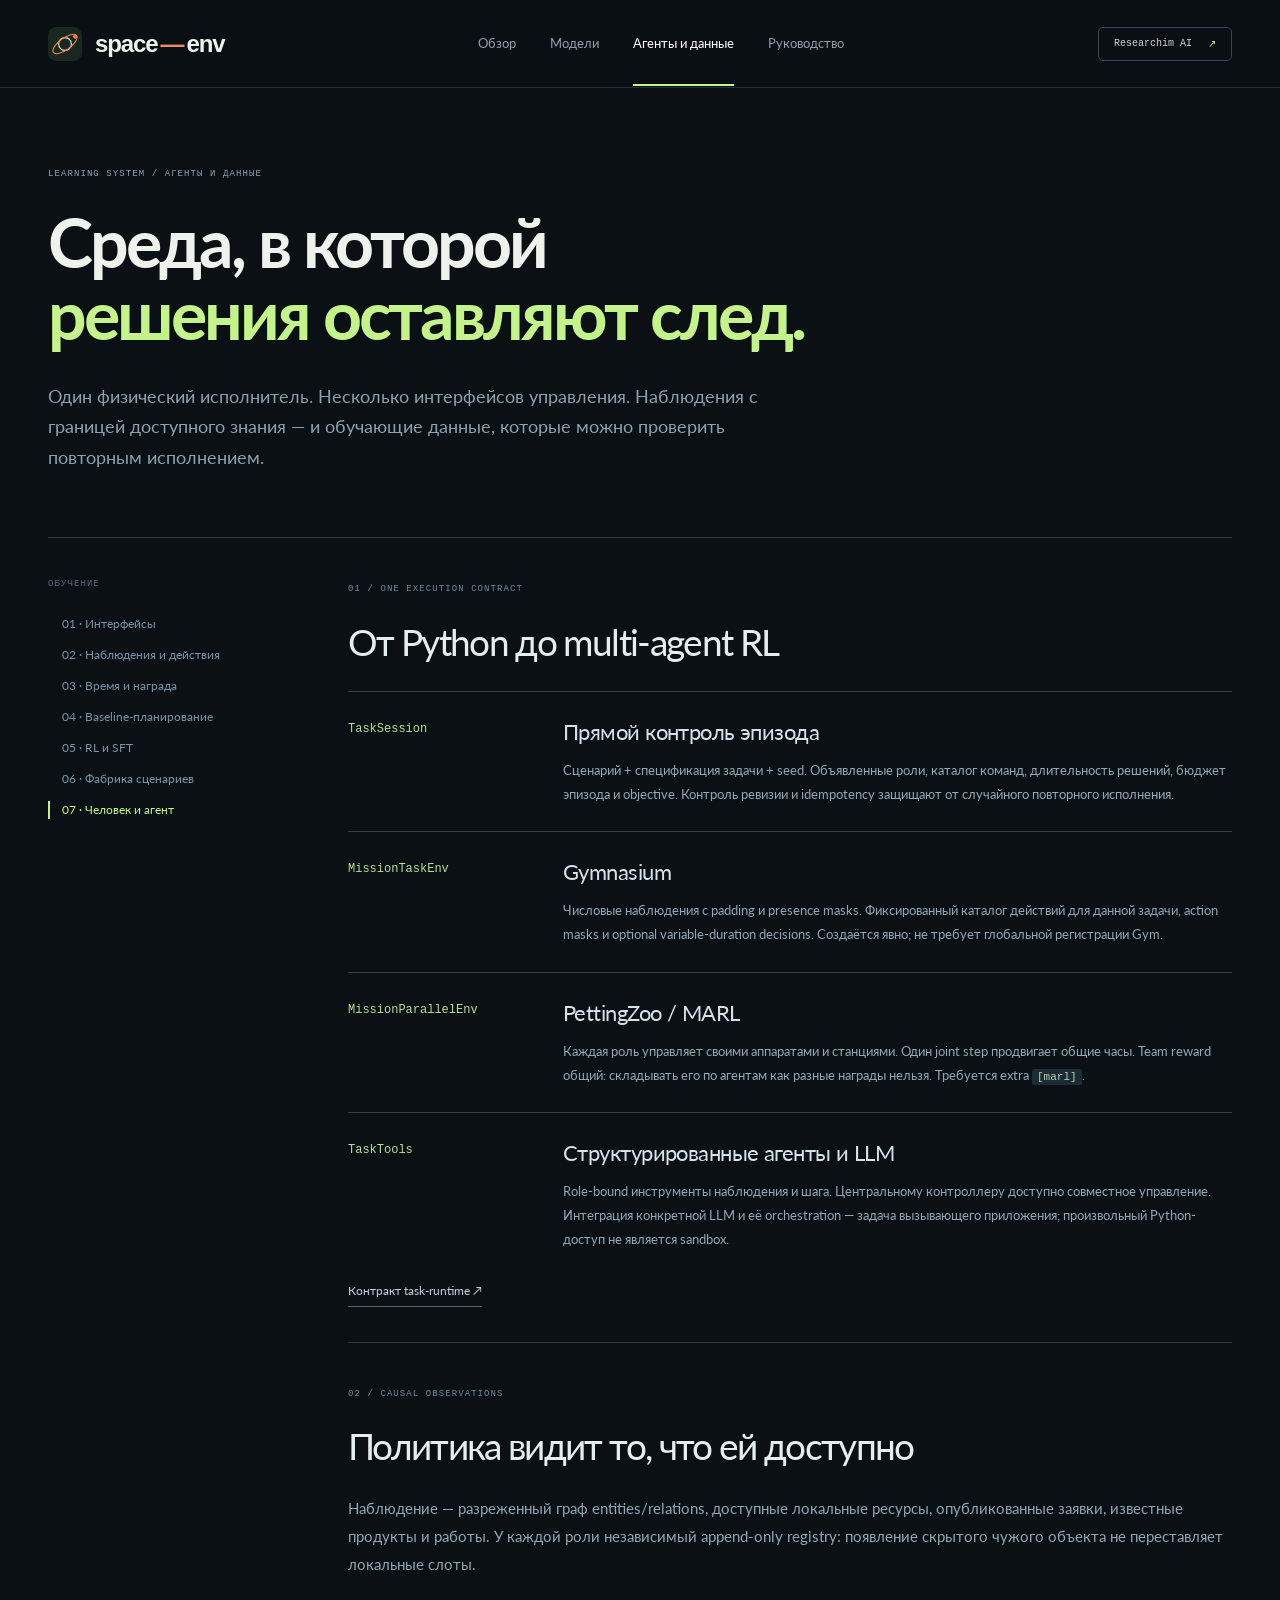
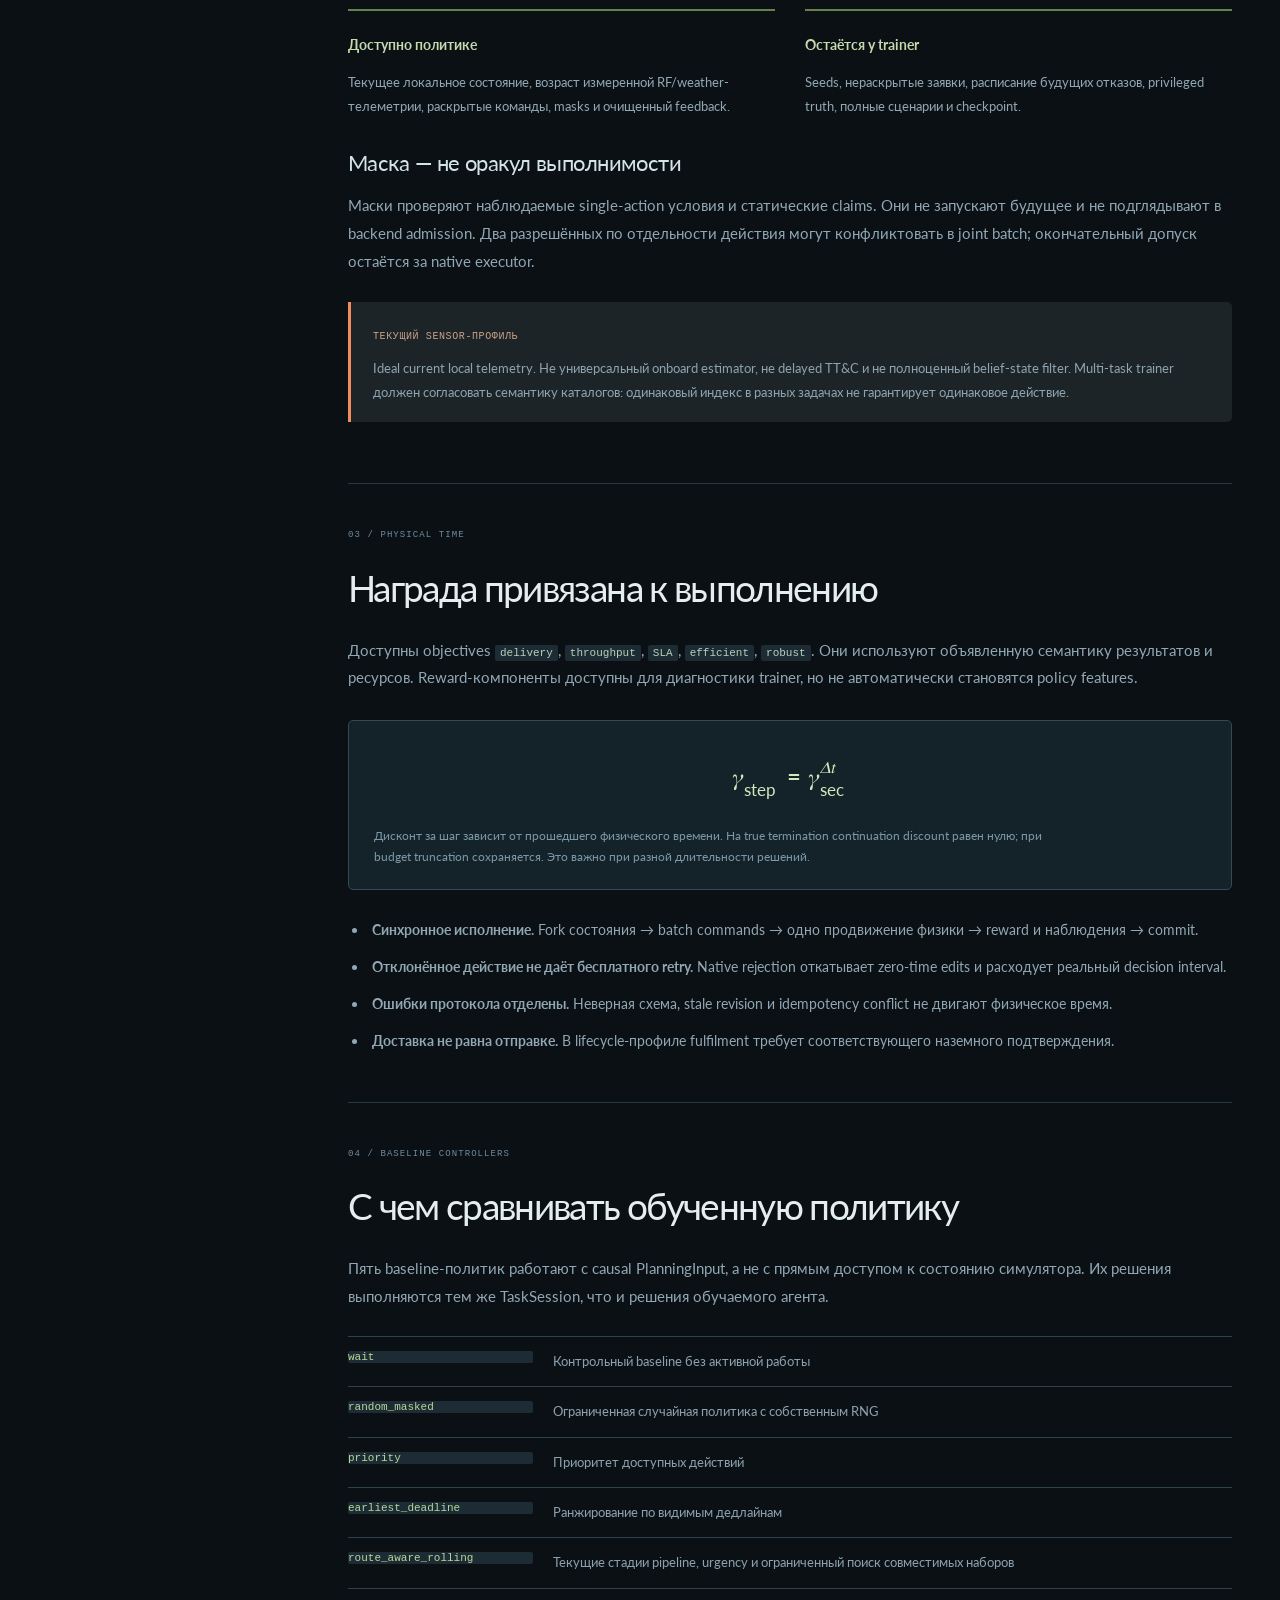
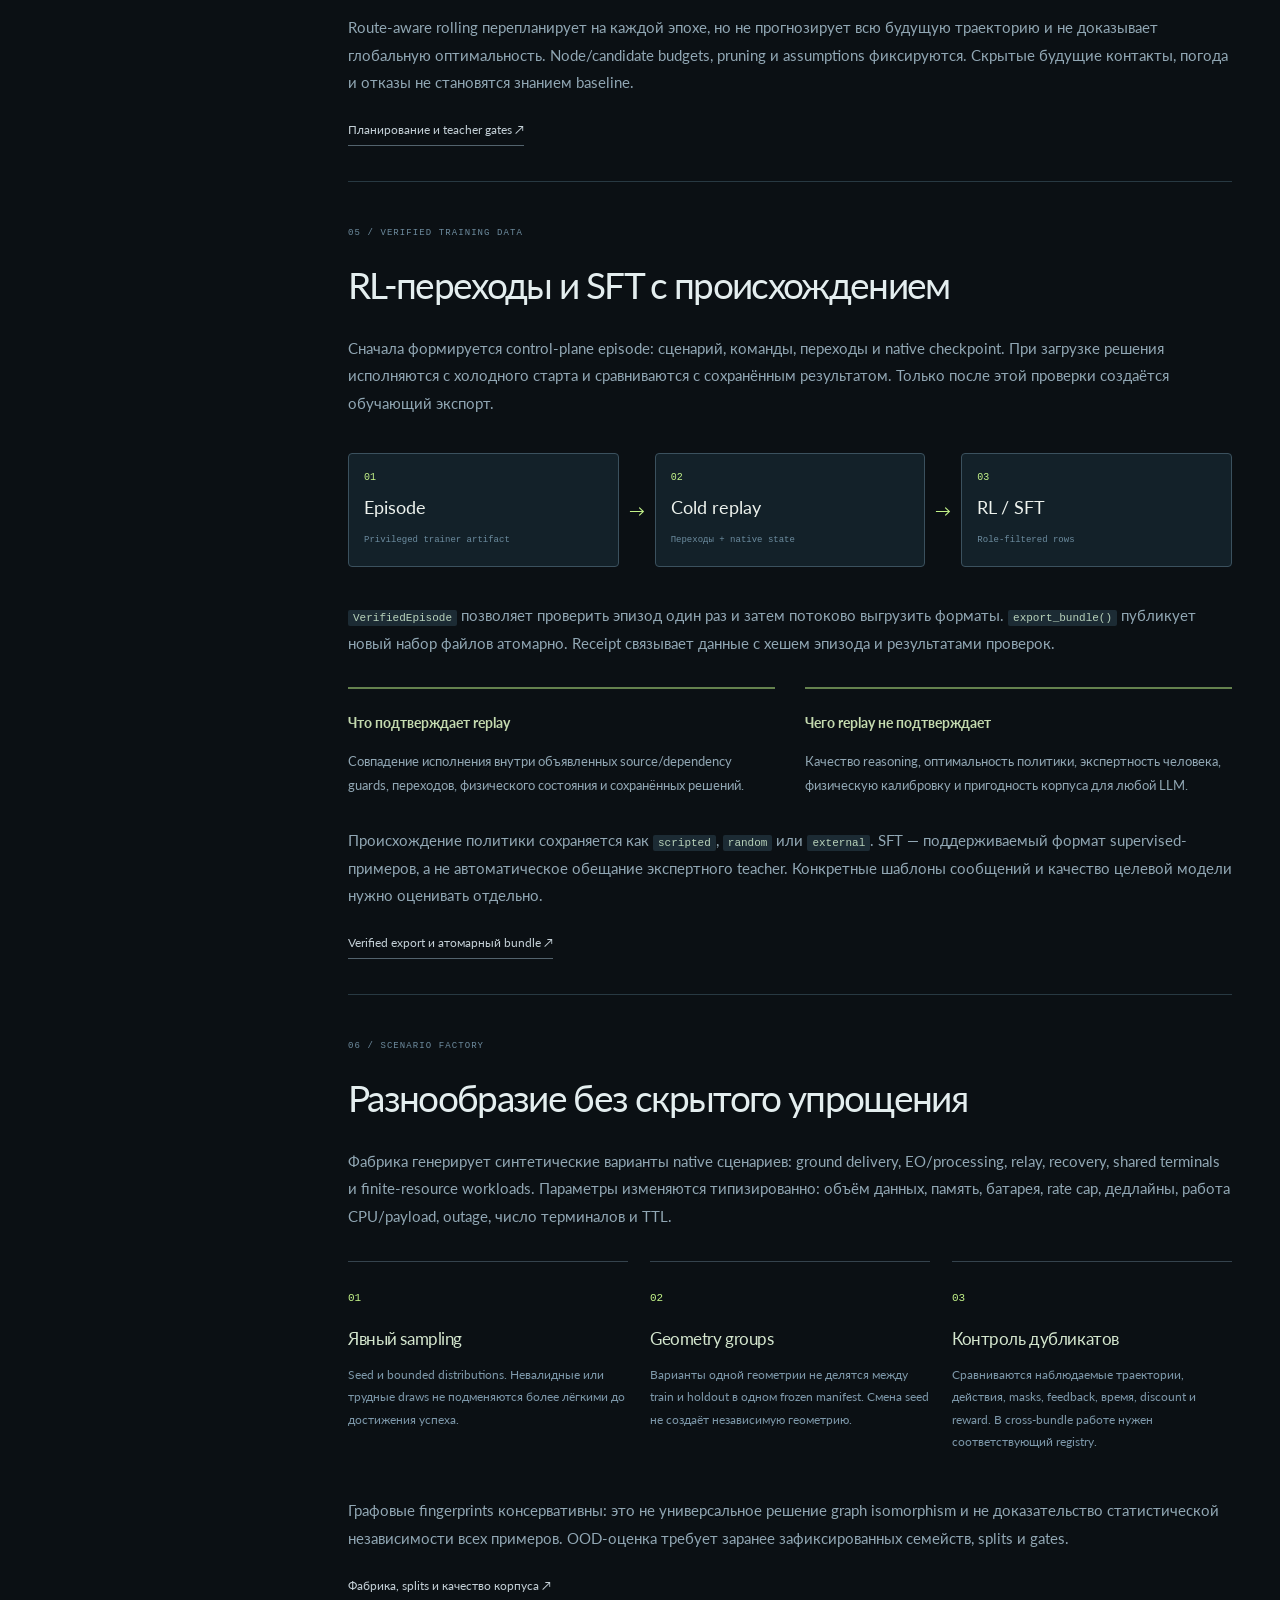
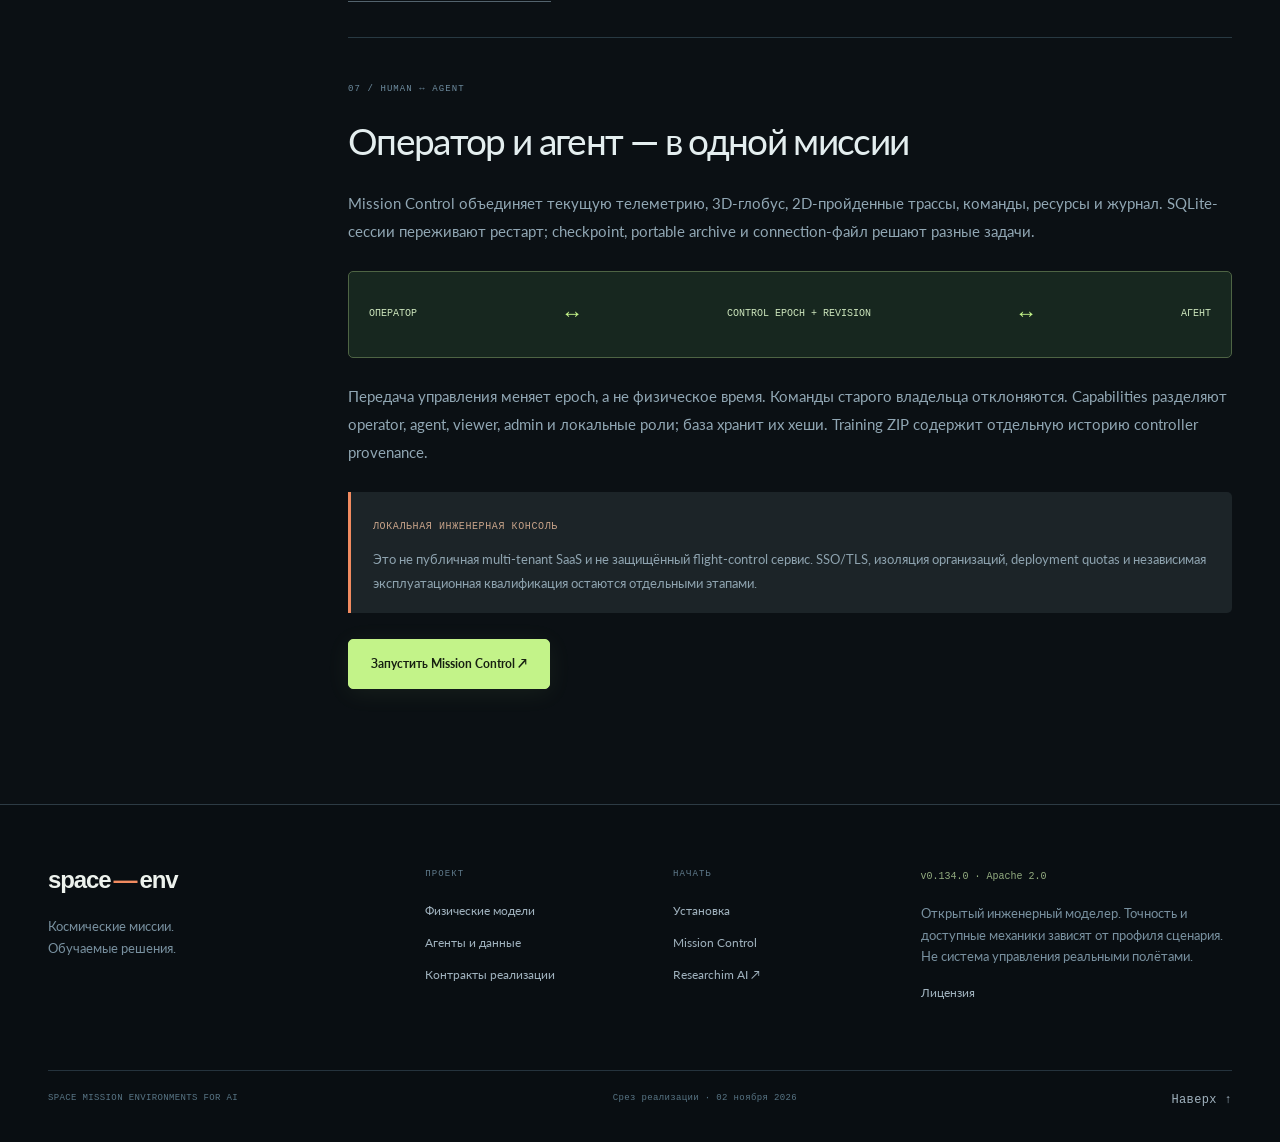
<file: space-env/learning.html>
<!doctype html>
<html lang="ru"><head><meta charset="utf-8"><meta name="viewport" content="width=device-width,initial-scale=1"><meta name="theme-color" content="#0b1014"><title>Агенты, RL и данные · space-env</title><meta name="description" content="TaskSession, Gymnasium, PettingZoo, причинные наблюдения, планирование и проверяемые RL/SFT-датасеты на общем runtime."><meta property="og:locale" content="ru_RU"><meta property="og:type" content="website"><meta property="og:title" content="Агенты, RL и данные · space-env"><meta property="og:description" content="TaskSession, Gymnasium, PettingZoo, причинные наблюдения, планирование и проверяемые RL/SFT-датасеты на общем runtime."><link rel="icon" type="image/svg+xml" href="assets/mark.svg"><link rel="stylesheet" href="assets/site.css"><link rel="stylesheet" href="assets/mission.css"><script type="module" src="assets/site.js"></script></head>
<body data-page="learning"><noscript><style>@media(max-width:800px){.site-header{height:auto;flex-wrap:wrap;padding-block:20px}.site-header nav{display:flex;position:static;width:100%;flex-direction:column;box-shadow:none;padding:0;order:5}.menu-toggle{display:none}}</style></noscript><a class="skip" href="#main">К содержанию</a><header class="site-header"><a class="logo" href="index.html" aria-label="space-env — главная"><img src="assets/mark.svg" alt="" width="34" height="34">space<span>—</span>env</a><nav aria-label="Основная навигация" id="navigation"><a href="index.html" >Обзор</a><a href="models.html" >Модели</a><a href="learning.html" aria-current=page>Агенты и данные</a><a href="guide.html" >Руководство</a></nav><a class="parent-link" href="../">Researchim AI <span aria-hidden="true">↗</span></a><button class="menu-toggle" aria-expanded="false" aria-controls="navigation" aria-label="Открыть меню">☰</button></header>
<main id="main" tabindex="-1"><section class="wrap page-intro"><span class="eyebrow">LEARNING SYSTEM / АГЕНТЫ И ДАННЫЕ</span><h1>Среда, в которой<br><em>решения оставляют след.</em></h1><p class="lead">Один физический исполнитель. Несколько интерфейсов управления. Наблюдения с границей доступного знания — и обучающие данные, которые можно проверить повторным исполнением.</p></section>
<div class="wrap doc-layout"><aside class="toc" aria-label="На этой странице"><span class="eyebrow">ОБУЧЕНИЕ</span><a href="#interfaces">01 · Интерфейсы</a><a href="#observations">02 · Наблюдения и действия</a><a href="#reward">03 · Время и награда</a><a href="#planning">04 · Baseline-планирование</a><a href="#datasets">05 · RL и SFT</a><a href="#factory">06 · Фабрика сценариев</a><a href="#ownership">07 · Человек и агент</a></aside><div class="doc-content">
<section id="interfaces"><span class="eyebrow">01 / ONE EXECUTION CONTRACT</span><h2>От Python до multi-agent RL</h2><div class="interface-list"><article><span class="mono">TaskSession</span><div><h3>Прямой контроль эпизода</h3><p>Сценарий + спецификация задачи + seed. Объявленные роли, каталог команд, длительность решений, бюджет эпизода и objective. Контроль ревизии и idempotency защищают от случайного повторного исполнения.</p></div></article><article><span class="mono">MissionTaskEnv</span><div><h3>Gymnasium</h3><p>Числовые наблюдения с padding и presence masks. Фиксированный каталог действий для данной задачи, action masks и optional variable-duration decisions. Создаётся явно; не требует глобальной регистрации Gym.</p></div></article><article><span class="mono">MissionParallelEnv</span><div><h3>PettingZoo / MARL</h3><p>Каждая роль управляет своими аппаратами и станциями. Один joint step продвигает общие часы. Team reward общий: складывать его по агентам как разные награды нельзя. Требуется extra <code>[marl]</code>.</p></div></article><article><span class="mono">TaskTools</span><div><h3>Структурированные агенты и LLM</h3><p>Role-bound инструменты наблюдения и шага. Центральному контроллеру доступно совместное управление. Интеграция конкретной LLM и её orchestration — задача вызывающего приложения; произвольный Python-доступ не является sandbox.</p></div></article></div><a class="text-link" href="reference/AGENT_RUNTIME_CONTRACT.md">Контракт task-runtime ↗</a></section>
<section id="observations"><span class="eyebrow">02 / CAUSAL OBSERVATIONS</span><h2>Политика видит то, что ей доступно</h2><p>Наблюдение — разреженный граф entities/relations, доступные локальные ресурсы, опубликованные заявки, известные продукты и работы. У каждой роли независимый append-only registry: появление скрытого чужого объекта не переставляет локальные слоты.</p><div class="split-note"><div><b>Доступно политике</b><p>Текущее локальное состояние, возраст измеренной RF/weather-телеметрии, раскрытые команды, masks и очищенный feedback.</p></div><div><b>Остаётся у trainer</b><p>Seeds, нераскрытые заявки, расписание будущих отказов, privileged truth, полные сценарии и checkpoint.</p></div></div><h3>Маска — не оракул выполнимости</h3><p>Маски проверяют наблюдаемые single-action условия и статические claims. Они не запускают будущее и не подглядывают в backend admission. Два разрешённых по отдельности действия могут конфликтовать в joint batch; окончательный допуск остаётся за native executor.</p><div class="boundary"><b>Текущий sensor-профиль</b><p>Ideal current local telemetry. Не универсальный onboard estimator, не delayed TT&amp;C и не полноценный belief-state filter. Multi-task trainer должен согласовать семантику каталогов: одинаковый индекс в разных задачах не гарантирует одинаковое действие.</p></div></section>
<section id="reward"><span class="eyebrow">03 / PHYSICAL TIME</span><h2>Награда привязана к выполнению</h2><p>Доступны objectives <code>delivery</code>, <code>throughput</code>, <code>SLA</code>, <code>efficient</code>, <code>robust</code>. Они используют объявленную семантику результатов и ресурсов. Reward-компоненты доступны для диагностики trainer, но не автоматически становятся policy features.</p><div tabindex="0" aria-label="Формула и единицы измерения" class="equation"><math display="block"><mrow><msub><mi>γ</mi><mi>step</mi></msub><mo>=</mo><msubsup><mi>γ</mi><mi>sec</mi><mrow><mi>Δ</mi><mi>t</mi></mrow></msubsup></mrow></math><p>Дисконт за шаг зависит от прошедшего физического времени. На true termination continuation discount равен нулю; при budget truncation сохраняется. Это важно при разной длительности решений.</p></div><ul class="detail-list"><li><strong>Синхронное исполнение.</strong> Fork состояния → batch commands → одно продвижение физики → reward и наблюдения → commit.</li><li><strong>Отклонённое действие не даёт бесплатного retry.</strong> Native rejection откатывает zero-time edits и расходует реальный decision interval.</li><li><strong>Ошибки протокола отделены.</strong> Неверная схема, stale revision и idempotency conflict не двигают физическое время.</li><li><strong>Доставка не равна отправке.</strong> В lifecycle-профиле fulfilment требует соответствующего наземного подтверждения.</li></ul></section>
<section id="planning"><span class="eyebrow">04 / BASELINE CONTROLLERS</span><h2>С чем сравнивать обученную политику</h2><p>Пять baseline-политик работают с causal PlanningInput, а не с прямым доступом к состоянию симулятора. Их решения выполняются тем же TaskSession, что и решения обучаемого агента.</p><div class="policy-list"><div><code>wait</code><span>Контрольный baseline без активной работы</span></div><div><code>random_masked</code><span>Ограниченная случайная политика с собственным RNG</span></div><div><code>priority</code><span>Приоритет доступных действий</span></div><div><code>earliest_deadline</code><span>Ранжирование по видимым дедлайнам</span></div><div><code>route_aware_rolling</code><span>Текущие стадии pipeline, urgency и ограниченный поиск совместимых наборов</span></div></div><p>Route-aware rolling перепланирует на каждой эпохе, но не прогнозирует всю будущую траекторию и не доказывает глобальную оптимальность. Node/candidate budgets, pruning и assumptions фиксируются. Скрытые будущие контакты, погода и отказы не становятся знанием baseline.</p><a class="text-link" href="reference/PLANNING_CONTRACT.md">Планирование и teacher gates ↗</a></section>
<section id="datasets"><span class="eyebrow">05 / VERIFIED TRAINING DATA</span><h2>RL-переходы и SFT с происхождением</h2><p>Сначала формируется control-plane episode: сценарий, команды, переходы и native checkpoint. При загрузке решения исполняются с холодного старта и сравниваются с сохранённым результатом. Только после этой проверки создаётся обучающий экспорт.</p><div class="data-flow"><div><span>01</span><b>Episode</b><small>Privileged trainer artifact</small></div><i>→</i><div><span>02</span><b>Cold replay</b><small>Переходы + native state</small></div><i>→</i><div><span>03</span><b>RL / SFT</b><small>Role-filtered rows</small></div></div><p><code>VerifiedEpisode</code> позволяет проверить эпизод один раз и затем потоково выгрузить форматы. <code>export_bundle()</code> публикует новый набор файлов атомарно. Receipt связывает данные с хешем эпизода и результатами проверок.</p><div class="split-note"><div><b>Что подтверждает replay</b><p>Совпадение исполнения внутри объявленных source/dependency guards, переходов, физического состояния и сохранённых решений.</p></div><div><b>Чего replay не подтверждает</b><p>Качество reasoning, оптимальность политики, экспертность человека, физическую калибровку и пригодность корпуса для любой LLM.</p></div></div><p>Происхождение политики сохраняется как <code>scripted</code>, <code>random</code> или <code>external</code>. SFT — поддерживаемый формат supervised-примеров, а не автоматическое обещание экспертного teacher. Конкретные шаблоны сообщений и качество целевой модели нужно оценивать отдельно.</p><a class="text-link" href="reference/VERIFIED_EXPORT_CONTRACT.md">Verified export и атомарный bundle ↗</a></section>
<section id="factory"><span class="eyebrow">06 / SCENARIO FACTORY</span><h2>Разнообразие без скрытого упрощения</h2><p>Фабрика генерирует синтетические варианты native сценариев: ground delivery, EO/processing, relay, recovery, shared terminals и finite-resource workloads. Параметры изменяются типизированно: объём данных, память, батарея, rate cap, дедлайны, работа CPU/payload, outage, число терминалов и TTL.</p><div class="quality-levels"><article><span>01</span><h3>Явный sampling</h3><p>Seed и bounded distributions. Невалидные или трудные draws не подменяются более лёгкими до достижения успеха.</p></article><article><span>02</span><h3>Geometry groups</h3><p>Варианты одной геометрии не делятся между train и holdout в одном frozen manifest. Смена seed не создаёт независимую геометрию.</p></article><article><span>03</span><h3>Контроль дубликатов</h3><p>Сравниваются наблюдаемые траектории, действия, masks, feedback, время, discount и reward. В cross-bundle работе нужен соответствующий registry.</p></article></div><p>Графовые fingerprints консервативны: это не универсальное решение graph isomorphism и не доказательство статистической независимости всех примеров. OOD-оценка требует заранее зафиксированных семейств, splits и gates.</p><a class="text-link" href="reference/FACTORY_CONTRACT.md">Фабрика, splits и качество корпуса ↗</a></section>
<section id="ownership"><span class="eyebrow">07 / HUMAN ↔ AGENT</span><h2>Оператор и агент — в одной миссии</h2><p>Mission Control объединяет текущую телеметрию, 3D-глобус, 2D-пройденные трассы, команды, ресурсы и журнал. SQLite-сессии переживают рестарт; checkpoint, portable archive и connection-файл решают разные задачи.</p><div class="ownership-flow"><span>ОПЕРАТОР</span><i>↔</i><span>CONTROL EPOCH + REVISION</span><i>↔</i><span>АГЕНТ</span></div><p>Передача управления меняет epoch, а не физическое время. Команды старого владельца отклоняются. Capabilities разделяют operator, agent, viewer, admin и локальные роли; база хранит их хеши. Training ZIP содержит отдельную историю controller provenance.</p><div class="boundary"><b>Локальная инженерная консоль</b><p>Это не публичная multi-tenant SaaS и не защищённый flight-control сервис. SSO/TLS, изоляция организаций, deployment quotas и независимая эксплуатационная квалификация остаются отдельными этапами.</p></div><a class="button primary" href="guide.html#mission-control">Запустить Mission Control ↗</a></section>
</div></div>
</main>
<footer class="site-footer"><div><a class="logo" href="index.html">space<span>—</span>env</a><p>Космические миссии.<br>Обучаемые решения.</p></div><div><span class="eyebrow">ПРОЕКТ</span><a href="models.html">Физические модели</a><a href="learning.html">Агенты и данные</a><a href="guide.html#contracts">Контракты реализации</a></div><div><span class="eyebrow">НАЧАТЬ</span><a href="guide.html#install">Установка</a><a href="guide.html#mission-control">Mission Control</a><a href="../">Researchim AI ↗</a></div><div class="footer-note"><span class="version">v0.134.0 · Apache 2.0</span><p>Открытый инженерный моделер. Точность и доступные механики зависят от профиля сценария. Не система управления реальными полётами.</p><a href="reference/LICENSE.txt">Лицензия</a></div><div class="footer-bottom"><span>SPACE MISSION ENVIRONMENTS FOR AI</span><span>Срез реализации · 02 ноября 2026</span><a href="#main">Наверх ↑</a></div></footer><div class="toast" role="status" aria-live="polite"></div></body></html>
</file>
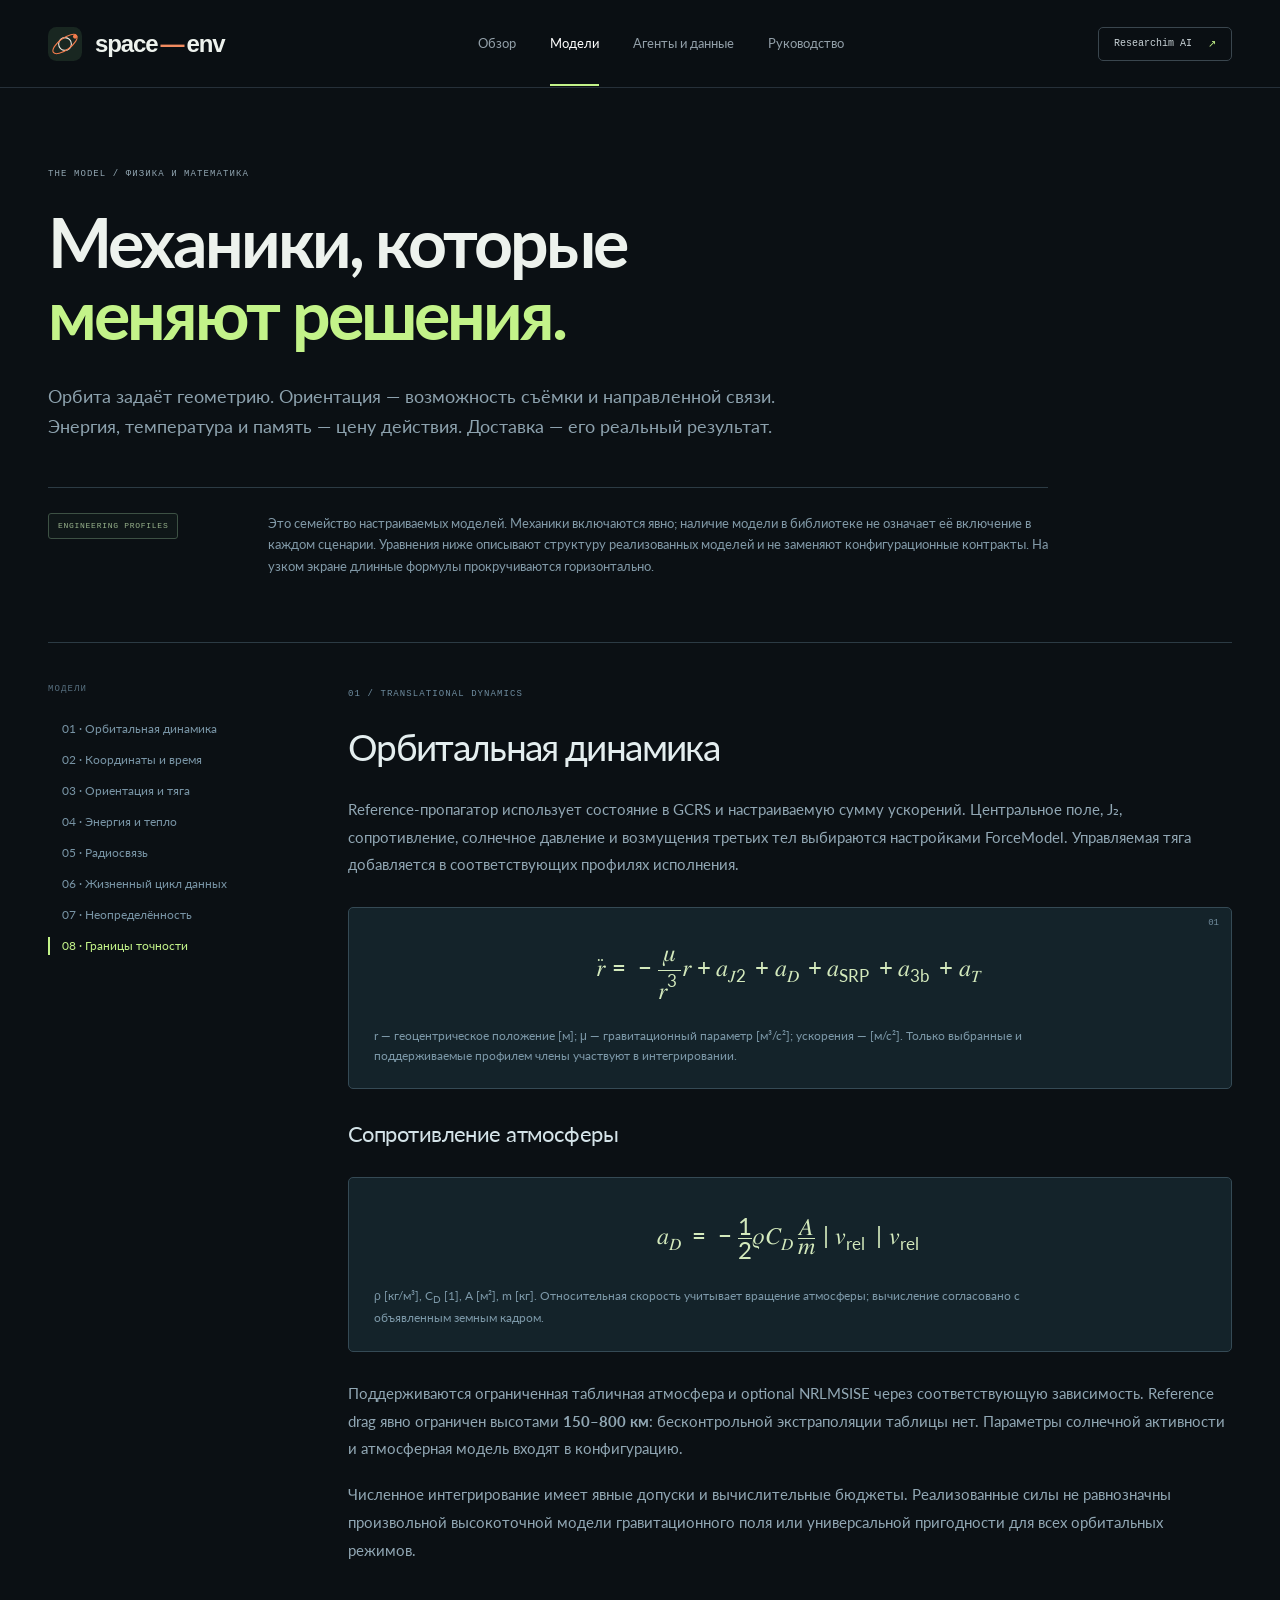
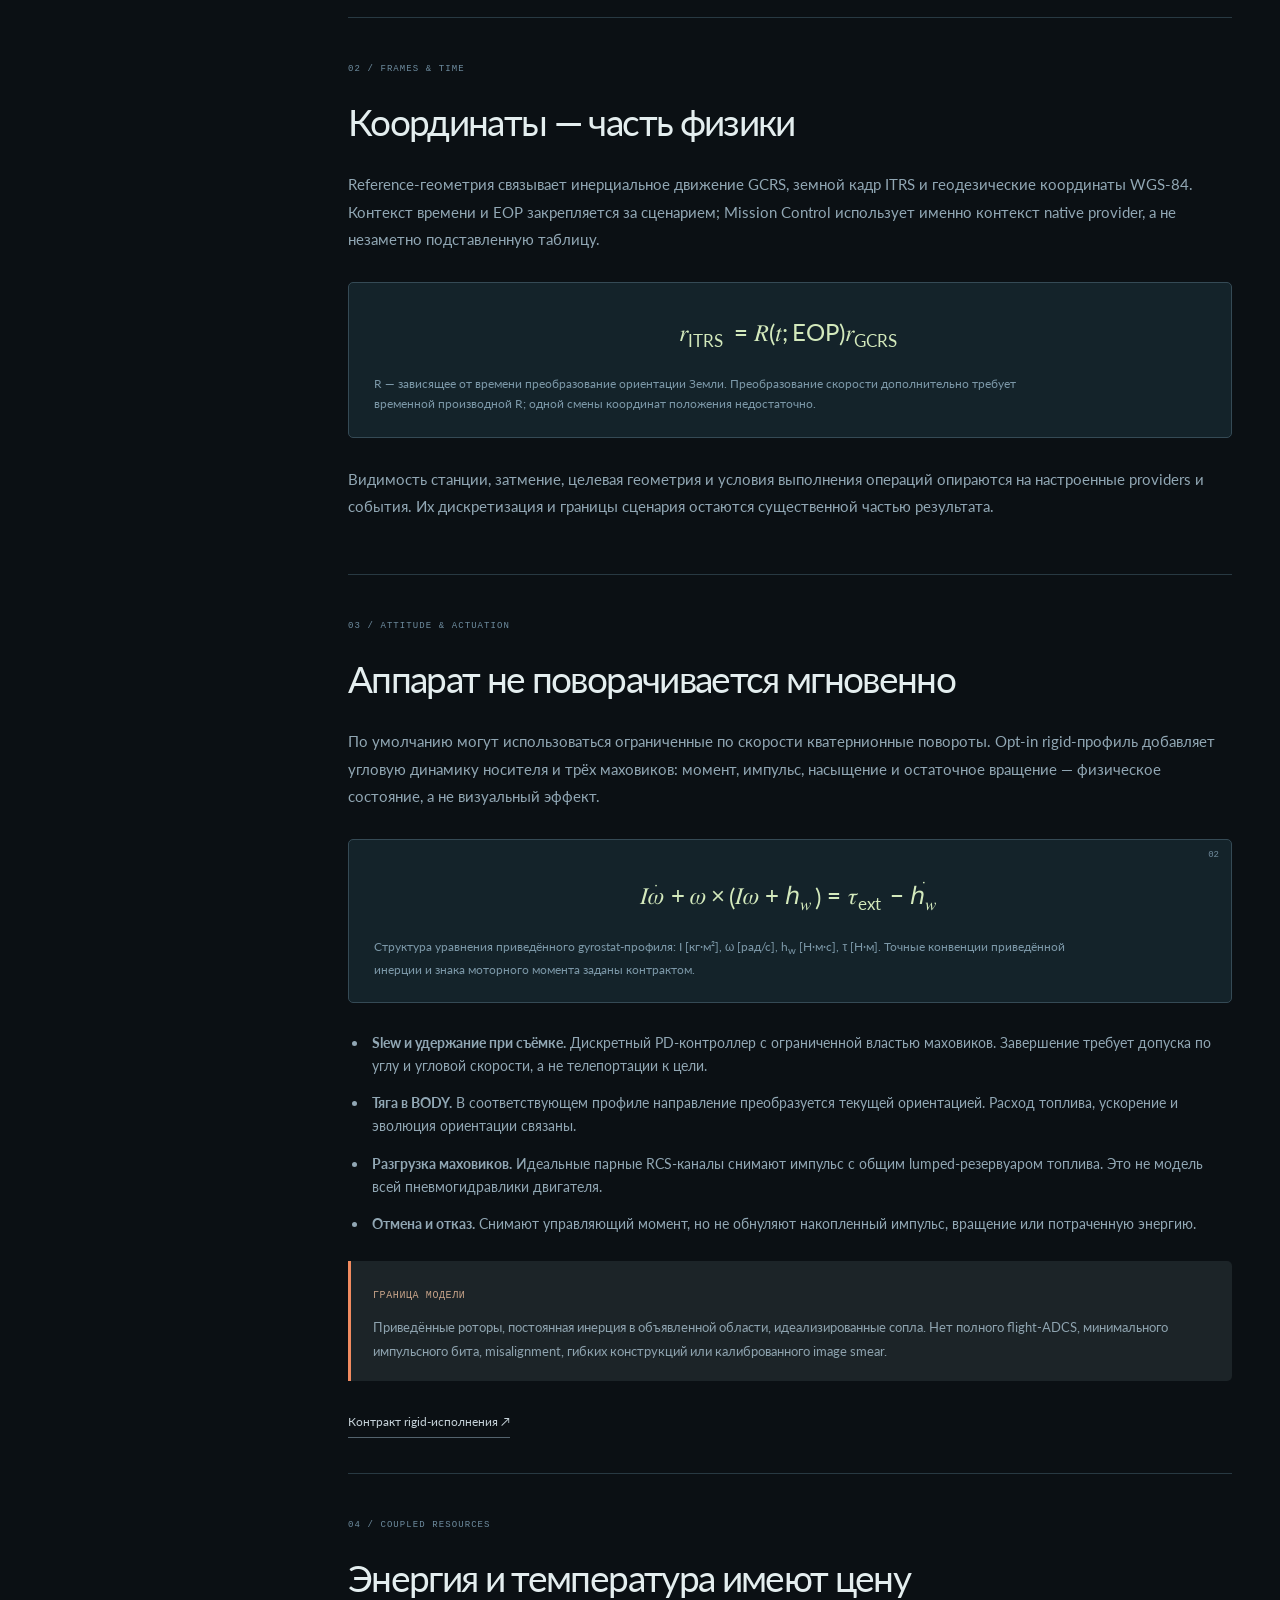
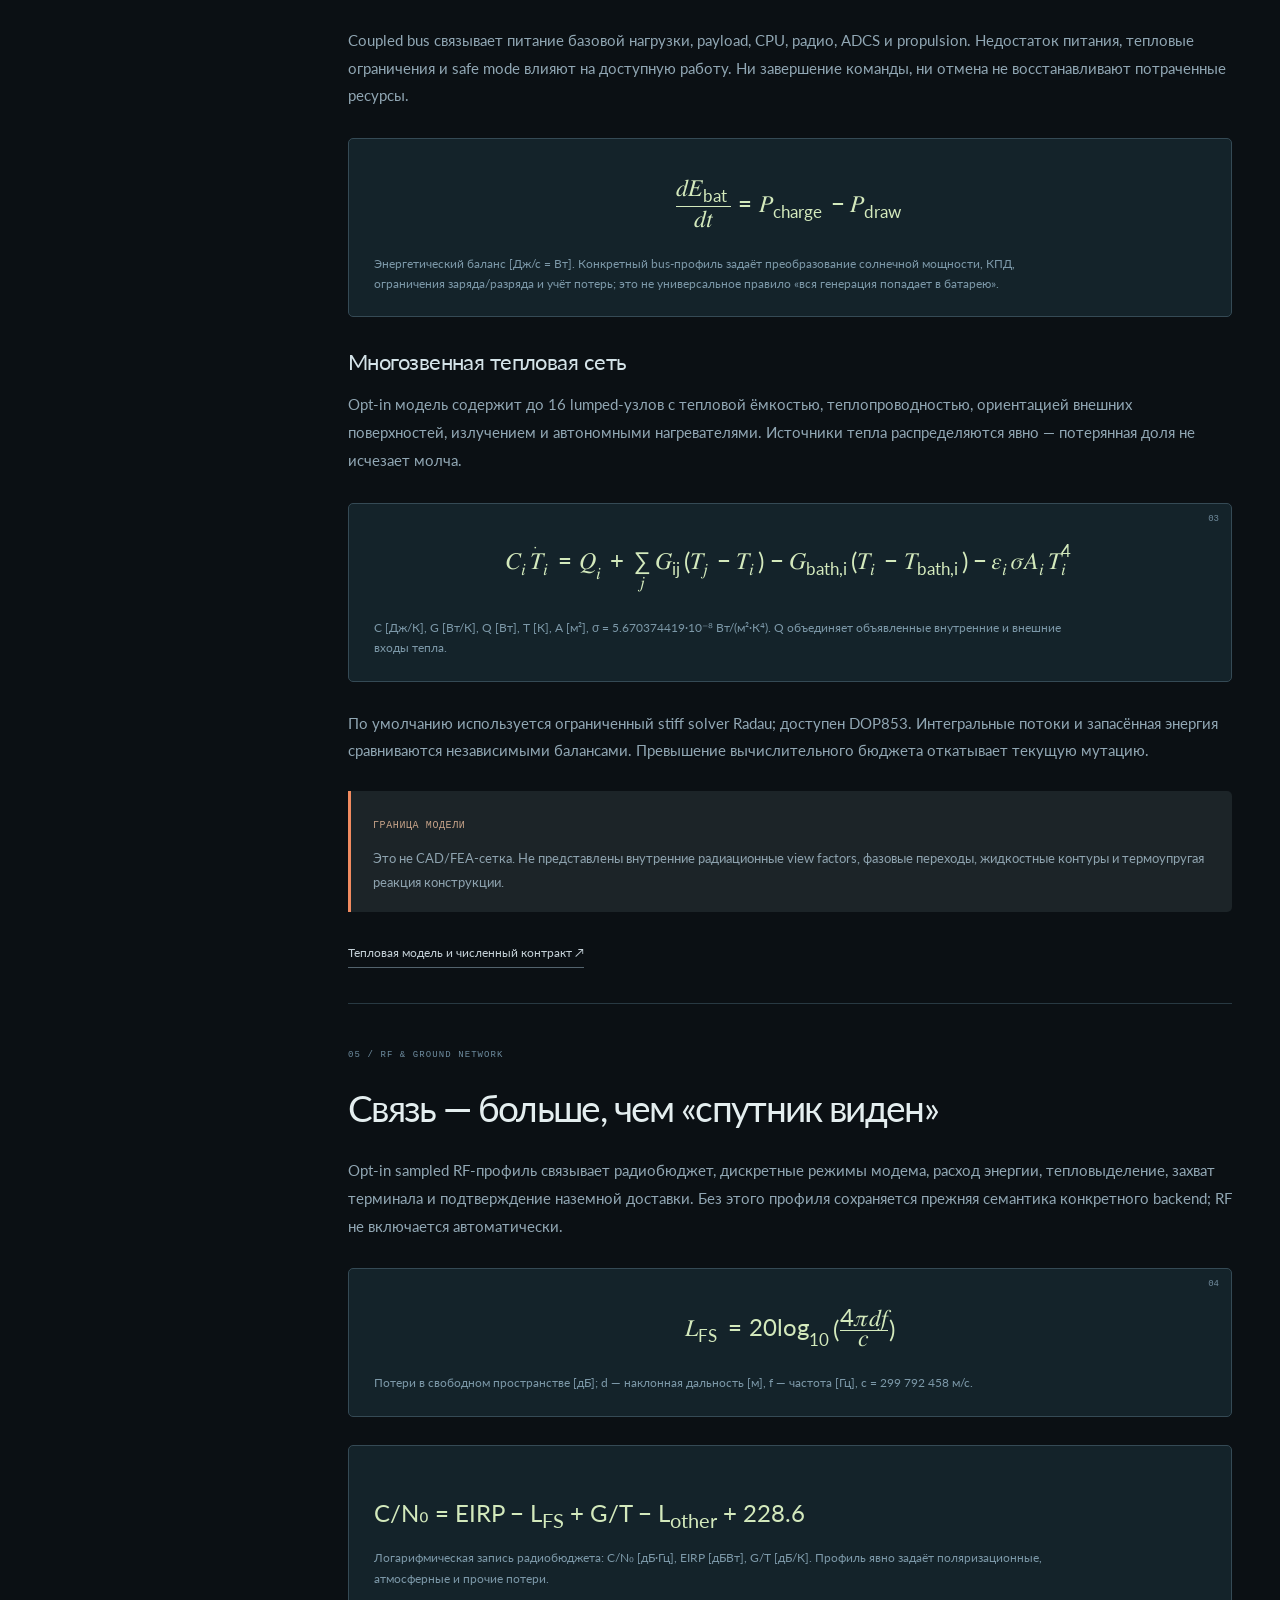
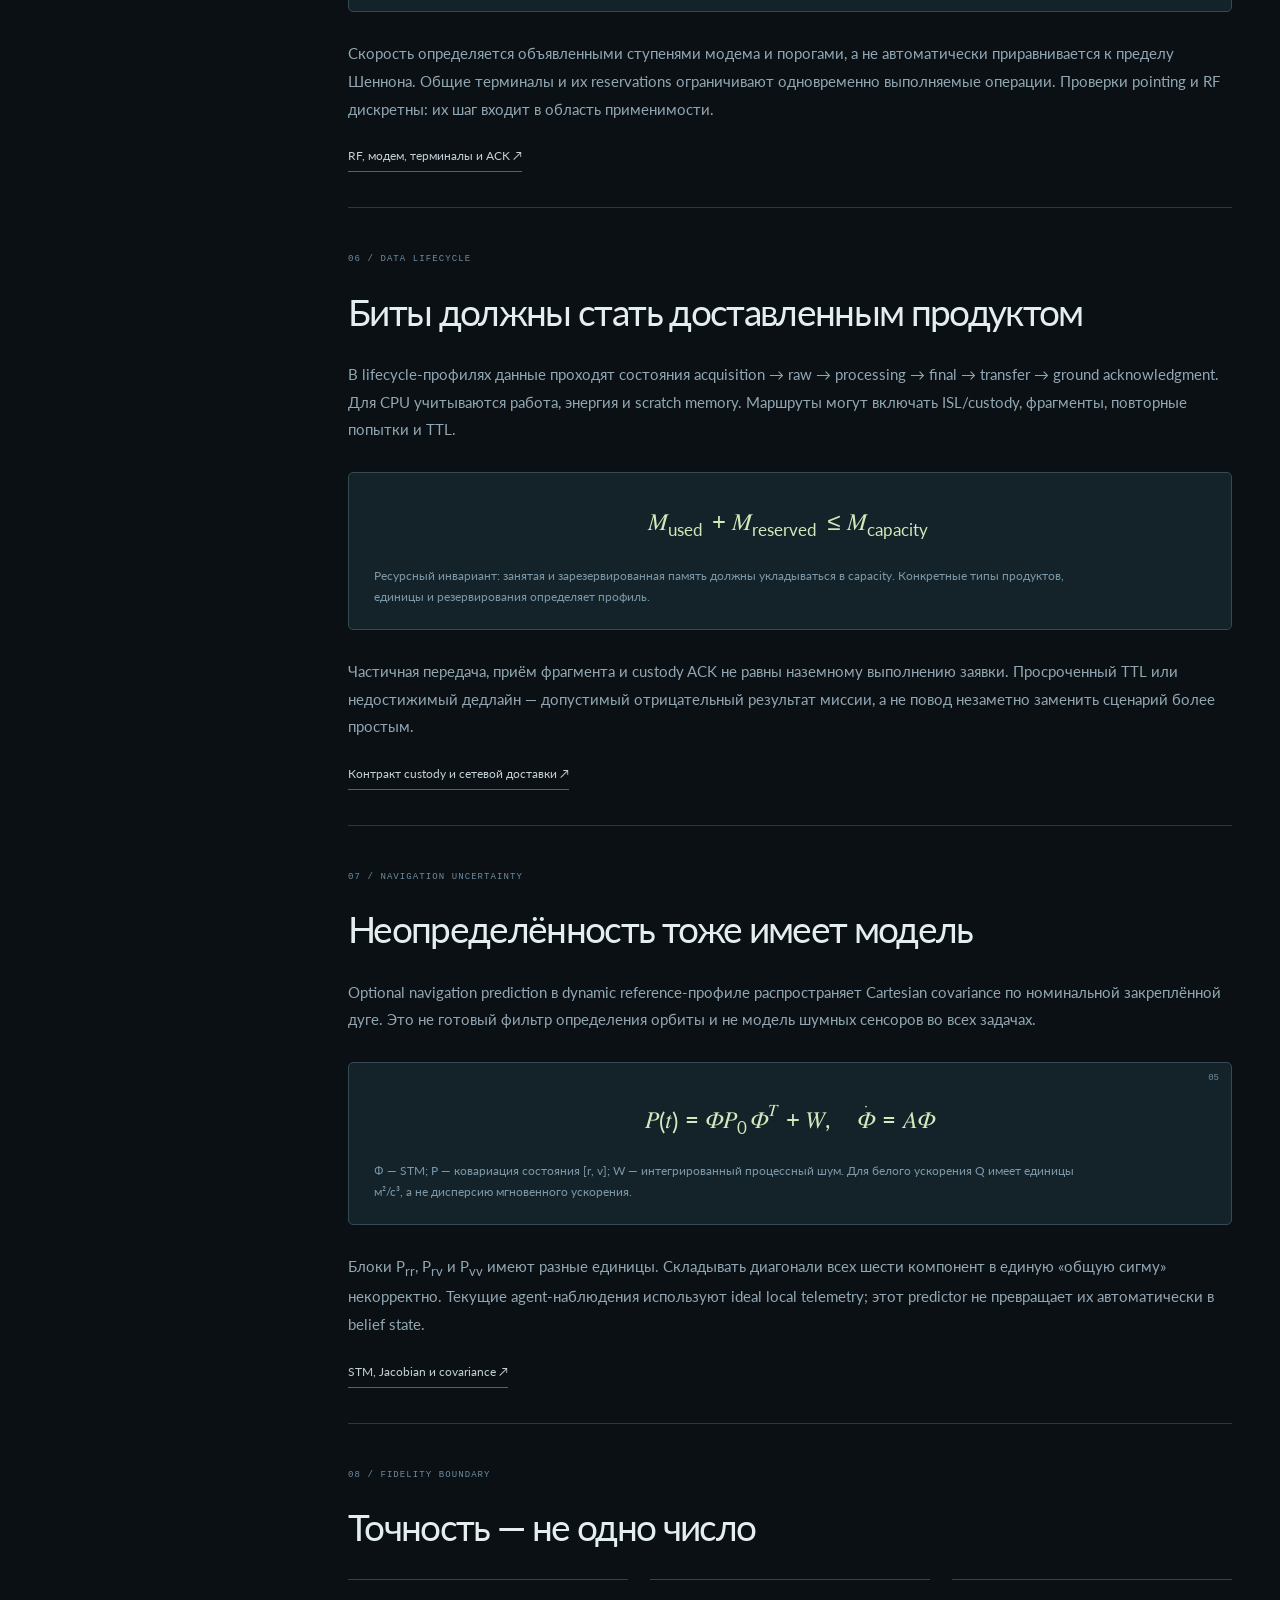
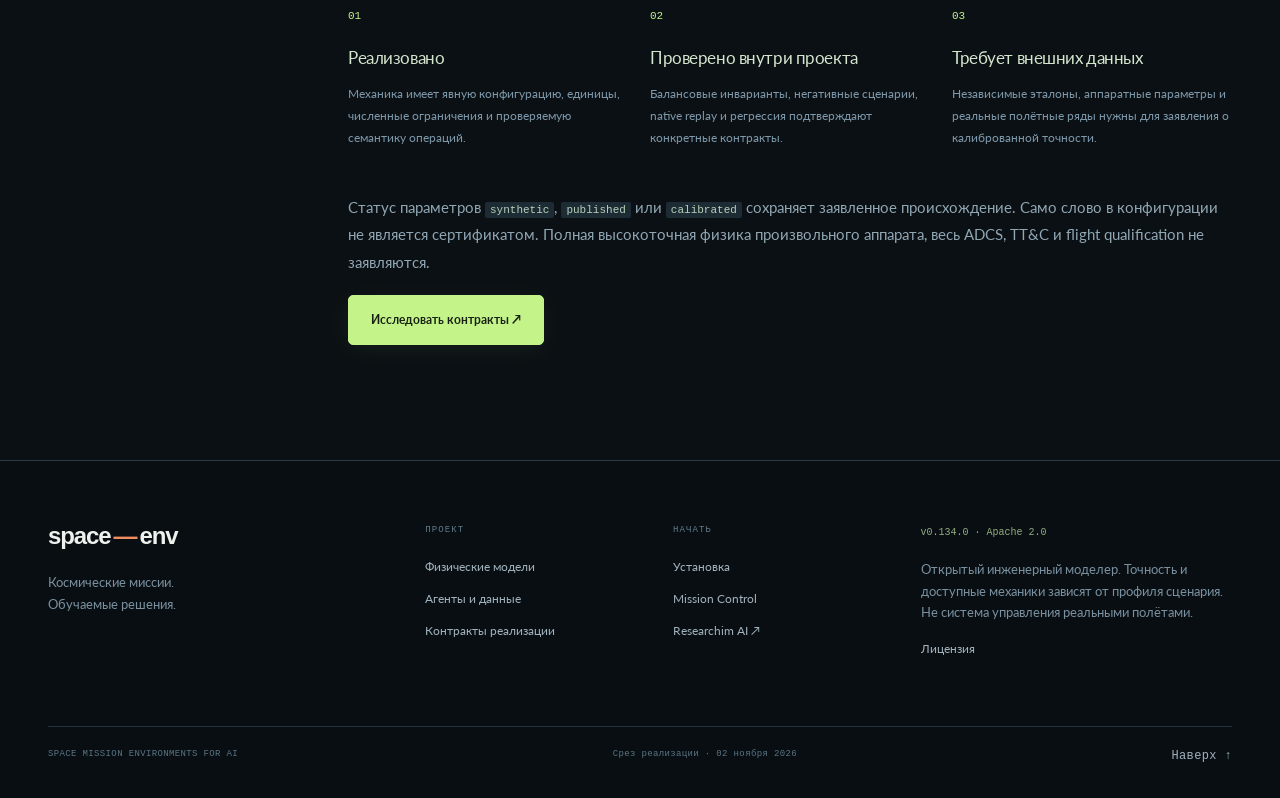
<file: space-env/models.html>
<!doctype html>
<html lang="ru"><head><meta charset="utf-8"><meta name="viewport" content="width=device-width,initial-scale=1"><meta name="theme-color" content="#0b1014"><title>Физические модели и математика · space-env</title><meta name="description" content="Орбитальная динамика, ориентация, тепловые сети, энергетика, RF и передача данных: уравнения, реализация и границы применимости space-env."><meta property="og:locale" content="ru_RU"><meta property="og:type" content="website"><meta property="og:title" content="Физические модели и математика · space-env"><meta property="og:description" content="Орбитальная динамика, ориентация, тепловые сети, энергетика, RF и передача данных: уравнения, реализация и границы применимости space-env."><link rel="icon" type="image/svg+xml" href="assets/mark.svg"><link rel="stylesheet" href="assets/site.css"><link rel="stylesheet" href="assets/mission.css"><script type="module" src="assets/site.js"></script></head>
<body data-page="models"><noscript><style>@media(max-width:800px){.site-header{height:auto;flex-wrap:wrap;padding-block:20px}.site-header nav{display:flex;position:static;width:100%;flex-direction:column;box-shadow:none;padding:0;order:5}.menu-toggle{display:none}}</style></noscript><a class="skip" href="#main">К содержанию</a><header class="site-header"><a class="logo" href="index.html" aria-label="space-env — главная"><img src="assets/mark.svg" alt="" width="34" height="34">space<span>—</span>env</a><nav aria-label="Основная навигация" id="navigation"><a href="index.html" >Обзор</a><a href="models.html" aria-current=page>Модели</a><a href="learning.html" >Агенты и данные</a><a href="guide.html" >Руководство</a></nav><a class="parent-link" href="../">Researchim AI <span aria-hidden="true">↗</span></a><button class="menu-toggle" aria-expanded="false" aria-controls="navigation" aria-label="Открыть меню">☰</button></header>
<main id="main" tabindex="-1"><section class="wrap page-intro"><span class="eyebrow">THE MODEL / ФИЗИКА И МАТЕМАТИКА</span><h1>Механики, которые<br><em>меняют решения.</em></h1><p class="lead">Орбита задаёт геометрию. Ориентация — возможность съёмки и направленной связи. Энергия, температура и память — цену действия. Доставка — его реальный результат.</p><div class="intro-note"><span class="tag">ENGINEERING PROFILES</span><p>Это семейство настраиваемых моделей. Механики включаются явно; наличие модели в библиотеке не означает её включение в каждом сценарии. Уравнения ниже описывают структуру реализованных моделей и не заменяют конфигурационные контракты. На узком экране длинные формулы прокручиваются горизонтально.</p></div></section>
<div class="wrap doc-layout"><aside class="toc" aria-label="На этой странице"><span class="eyebrow">МОДЕЛИ</span><a href="#orbit-model">01 · Орбитальная динамика</a><a href="#frames">02 · Координаты и время</a><a href="#attitude">03 · Ориентация и тяга</a><a href="#resources">04 · Энергия и тепло</a><a href="#radio">05 · Радиосвязь</a><a href="#products">06 · Жизненный цикл данных</a><a href="#uncertainty">07 · Неопределённость</a><a href="#fidelity">08 · Границы точности</a></aside><div class="doc-content">
<section id="orbit-model"><span class="eyebrow">01 / TRANSLATIONAL DYNAMICS</span><h2>Орбитальная динамика</h2><p>Reference-пропагатор использует состояние в GCRS и настраиваемую сумму ускорений. Центральное поле, J₂, сопротивление, солнечное давление и возмущения третьих тел выбираются настройками ForceModel. Управляемая тяга добавляется в соответствующих профилях исполнения.</p><div tabindex="0" aria-label="Формула и единицы измерения" class="equation"><span class="eq-number">01</span><math display="block"><mrow><mover><mi>r</mi><mo>¨</mo></mover><mo>=</mo><mo>−</mo><mfrac><mi>μ</mi><msup><mi>r</mi><mn>3</mn></msup></mfrac><mi mathvariant="bold">r</mi><mo>+</mo><msub><mi>a</mi><mrow><mi>J</mi><mn>2</mn></mrow></msub><mo>+</mo><msub><mi>a</mi><mi>D</mi></msub><mo>+</mo><msub><mi>a</mi><mi>SRP</mi></msub><mo>+</mo><msub><mi>a</mi><mn>3b</mn></msub><mo>+</mo><msub><mi>a</mi><mi>T</mi></msub></mrow></math><p>r — геоцентрическое положение [м]; μ — гравитационный параметр [м³/с²]; ускорения — [м/с²]. Только выбранные и поддерживаемые профилем члены участвуют в интегрировании.</p></div><h3>Сопротивление атмосферы</h3><div tabindex="0" aria-label="Формула и единицы измерения" class="equation"><math display="block"><mrow><msub><mi mathvariant="bold">a</mi><mi>D</mi></msub><mo>=</mo><mo>−</mo><mfrac><mn>1</mn><mn>2</mn></mfrac><mi>ρ</mi><msub><mi>C</mi><mi>D</mi></msub><mfrac><mi>A</mi><mi>m</mi></mfrac><mo>|</mo><msub><mi mathvariant="bold">v</mi><mi>rel</mi></msub><mo>|</mo><msub><mi mathvariant="bold">v</mi><mi>rel</mi></msub></mrow></math><p>ρ [кг/м³], C<sub>D</sub> [1], A [м²], m [кг]. Относительная скорость учитывает вращение атмосферы; вычисление согласовано с объявленным земным кадром.</p></div><p>Поддерживаются ограниченная табличная атмосфера и optional NRLMSISE через соответствующую зависимость. Reference drag явно ограничен высотами <strong>150–800 км</strong>: бесконтрольной экстраполяции таблицы нет. Параметры солнечной активности и атмосферная модель входят в конфигурацию.</p><p>Численное интегрирование имеет явные допуски и вычислительные бюджеты. Реализованные силы не равнозначны произвольной высокоточной модели гравитационного поля или универсальной пригодности для всех орбитальных режимов.</p></section>
<section id="frames"><span class="eyebrow">02 / FRAMES & TIME</span><h2>Координаты — часть физики</h2><p>Reference-геометрия связывает инерциальное движение GCRS, земной кадр ITRS и геодезические координаты WGS-84. Контекст времени и EOP закрепляется за сценарием; Mission Control использует именно контекст native provider, а не незаметно подставленную таблицу.</p><div tabindex="0" aria-label="Формула и единицы измерения" class="equation"><math display="block"><mrow><msub><mi mathvariant="bold">r</mi><mi>ITRS</mi></msub><mo>=</mo><mi mathvariant="bold">R</mi><mo>(</mo><mi>t</mi><mo>;</mo><mi>EOP</mi><mo>)</mo><msub><mi mathvariant="bold">r</mi><mi>GCRS</mi></msub></mrow></math><p>R — зависящее от времени преобразование ориентации Земли. Преобразование скорости дополнительно требует временной производной R; одной смены координат положения недостаточно.</p></div><p>Видимость станции, затмение, целевая геометрия и условия выполнения операций опираются на настроенные providers и события. Их дискретизация и границы сценария остаются существенной частью результата.</p></section>
<section id="attitude"><span class="eyebrow">03 / ATTITUDE & ACTUATION</span><h2>Аппарат не поворачивается мгновенно</h2><p>По умолчанию могут использоваться ограниченные по скорости кватернионные повороты. Opt-in rigid-профиль добавляет угловую динамику носителя и трёх маховиков: момент, импульс, насыщение и остаточное вращение — физическое состояние, а не визуальный эффект.</p><div tabindex="0" aria-label="Формула и единицы измерения" class="equation"><span class="eq-number">02</span><math display="block"><mrow><mi mathvariant="bold">I</mi><mover><mi mathvariant="bold">ω</mi><mo>˙</mo></mover><mo>+</mo><mi mathvariant="bold">ω</mi><mo>×</mo><mo>(</mo><mi mathvariant="bold">I</mi><mi mathvariant="bold">ω</mi><mo>+</mo><msub><mi mathvariant="bold">h</mi><mi>w</mi></msub><mo>)</mo><mo>=</mo><msub><mi mathvariant="bold">τ</mi><mi>ext</mi></msub><mo>−</mo><mover><msub><mi mathvariant="bold">h</mi><mi>w</mi></msub><mo>˙</mo></mover></mrow></math><p>Структура уравнения приведённого gyrostat-профиля: I [кг·м²], ω [рад/с], h<sub>w</sub> [Н·м·с], τ [Н·м]. Точные конвенции приведённой инерции и знака моторного момента заданы контрактом.</p></div><ul class="detail-list"><li><strong>Slew и удержание при съёмке.</strong> Дискретный PD-контроллер с ограниченной властью маховиков. Завершение требует допуска по углу и угловой скорости, а не телепортации к цели.</li><li><strong>Тяга в BODY.</strong> В соответствующем профиле направление преобразуется текущей ориентацией. Расход топлива, ускорение и эволюция ориентации связаны.</li><li><strong>Разгрузка маховиков.</strong> Идеальные парные RCS-каналы снимают импульс с общим lumped-резервуаром топлива. Это не модель всей пневмогидравлики двигателя.</li><li><strong>Отмена и отказ.</strong> Снимают управляющий момент, но не обнуляют накопленный импульс, вращение или потраченную энергию.</li></ul><div class="boundary"><b>Граница модели</b><p>Приведённые роторы, постоянная инерция в объявленной области, идеализированные сопла. Нет полного flight-ADCS, минимального импульсного бита, misalignment, гибких конструкций или калиброванного image smear.</p></div><a class="text-link" href="reference/RIGID_MISSION_CONTRACT.md">Контракт rigid-исполнения ↗</a></section>
<section id="resources"><span class="eyebrow">04 / COUPLED RESOURCES</span><h2>Энергия и температура имеют цену</h2><p>Coupled bus связывает питание базовой нагрузки, payload, CPU, радио, ADCS и propulsion. Недостаток питания, тепловые ограничения и safe mode влияют на доступную работу. Ни завершение команды, ни отмена не восстанавливают потраченные ресурсы.</p><div tabindex="0" aria-label="Формула и единицы измерения" class="equation"><math display="block"><mrow><mfrac><mrow><mi>d</mi><msub><mi>E</mi><mi>bat</mi></msub></mrow><mrow><mi>d</mi><mi>t</mi></mrow></mfrac><mo>=</mo><msub><mi>P</mi><mi>charge</mi></msub><mo>−</mo><msub><mi>P</mi><mi>draw</mi></msub></mrow></math><p>Энергетический баланс [Дж/с = Вт]. Конкретный bus-профиль задаёт преобразование солнечной мощности, КПД, ограничения заряда/разряда и учёт потерь; это не универсальное правило «вся генерация попадает в батарею».</p></div><h3>Многозвенная тепловая сеть</h3><p>Opt-in модель содержит до 16 lumped-узлов с тепловой ёмкостью, теплопроводностью, ориентацией внешних поверхностей, излучением и автономными нагревателями. Источники тепла распределяются явно — потерянная доля не исчезает молча.</p><div tabindex="0" aria-label="Формула и единицы измерения" class="equation"><span class="eq-number">03</span><math display="block"><mrow><msub><mi>C</mi><mi>i</mi></msub><msub><mover><mi>T</mi><mo>˙</mo></mover><mi>i</mi></msub><mo>=</mo><msub><mi>Q</mi><mi>i</mi></msub><mo>+</mo><munder><mo>∑</mo><mi>j</mi></munder><msub><mi>G</mi><mi>ij</mi></msub><mo>(</mo><msub><mi>T</mi><mi>j</mi></msub><mo>−</mo><msub><mi>T</mi><mi>i</mi></msub><mo>)</mo><mo>−</mo><msub><mi>G</mi><mi>bath,i</mi></msub><mo>(</mo><msub><mi>T</mi><mi>i</mi></msub><mo>−</mo><msub><mi>T</mi><mi>bath,i</mi></msub><mo>)</mo><mo>−</mo><msub><mi>ε</mi><mi>i</mi></msub><mi>σ</mi><msub><mi>A</mi><mi>i</mi></msub><msubsup><mi>T</mi><mi>i</mi><mn>4</mn></msubsup></mrow></math><p>C [Дж/К], G [Вт/К], Q [Вт], T [К], A [м²], σ = 5.670374419·10⁻⁸ Вт/(м²·К⁴). Q объединяет объявленные внутренние и внешние входы тепла.</p></div><p>По умолчанию используется ограниченный stiff solver Radau; доступен DOP853. Интегральные потоки и запасённая энергия сравниваются независимыми балансами. Превышение вычислительного бюджета откатывает текущую мутацию.</p><div class="boundary"><b>Граница модели</b><p>Это не CAD/FEA-сетка. Не представлены внутренние радиационные view factors, фазовые переходы, жидкостные контуры и термоупругая реакция конструкции.</p></div><a class="text-link" href="reference/THERMAL_NETWORK_CONTRACT.md">Тепловая модель и численный контракт ↗</a></section>
<section id="radio"><span class="eyebrow">05 / RF & GROUND NETWORK</span><h2>Связь — больше, чем «спутник виден»</h2><p>Opt-in sampled RF-профиль связывает радиобюджет, дискретные режимы модема, расход энергии, тепловыделение, захват терминала и подтверждение наземной доставки. Без этого профиля сохраняется прежняя семантика конкретного backend; RF не включается автоматически.</p><div tabindex="0" aria-label="Формула и единицы измерения" class="equation"><span class="eq-number">04</span><math display="block"><mrow><msub><mi>L</mi><mi>FS</mi></msub><mo>=</mo><mn>20</mn><msub><mi>log</mi><mn>10</mn></msub><mo>(</mo><mfrac><mrow><mn>4</mn><mi>π</mi><mi>d</mi><mi>f</mi></mrow><mi>c</mi></mfrac><mo>)</mo></mrow></math><p>Потери в свободном пространстве [дБ]; d — наклонная дальность [м], f — частота [Гц], c = 299 792 458 м/с.</p></div><div tabindex="0" aria-label="Формула и единицы измерения" class="equation compact-equation"><p class="math-line">C/N₀ = EIRP − L<sub>FS</sub> + G/T − L<sub>other</sub> + 228.6</p><p>Логарифмическая запись радиобюджета: C/N₀ [дБ·Гц], EIRP [дБВт], G/T [дБ/К]. Профиль явно задаёт поляризационные, атмосферные и прочие потери.</p></div><p>Скорость определяется объявленными ступенями модема и порогами, а не автоматически приравнивается к пределу Шеннона. Общие терминалы и их reservations ограничивают одновременно выполняемые операции. Проверки pointing и RF дискретны: их шаг входит в область применимости.</p><a class="text-link" href="reference/RADIO_GROUND_CONTRACT.md">RF, модем, терминалы и ACK ↗</a></section>
<section id="products"><span class="eyebrow">06 / DATA LIFECYCLE</span><h2>Биты должны стать доставленным продуктом</h2><p>В lifecycle-профилях данные проходят состояния acquisition → raw → processing → final → transfer → ground acknowledgment. Для CPU учитываются работа, энергия и scratch memory. Маршруты могут включать ISL/custody, фрагменты, повторные попытки и TTL.</p><div tabindex="0" aria-label="Формула и единицы измерения" class="equation"><math display="block"><mrow><msub><mi>M</mi><mi>used</mi></msub><mo>+</mo><msub><mi>M</mi><mi>reserved</mi></msub><mo>≤</mo><msub><mi>M</mi><mi>capacity</mi></msub></mrow></math><p>Ресурсный инвариант: занятая и зарезервированная память должны укладываться в capacity. Конкретные типы продуктов, единицы и резервирования определяет профиль.</p></div><p>Частичная передача, приём фрагмента и custody ACK не равны наземному выполнению заявки. Просроченный TTL или недостижимый дедлайн — допустимый отрицательный результат миссии, а не повод незаметно заменить сценарий более простым.</p><a class="text-link" href="reference/CUSTODY_NETWORK_CONTRACT.md">Контракт custody и сетевой доставки ↗</a></section>
<section id="uncertainty"><span class="eyebrow">07 / NAVIGATION UNCERTAINTY</span><h2>Неопределённость тоже имеет модель</h2><p>Optional navigation prediction в dynamic reference-профиле распространяет Cartesian covariance по номинальной закреплённой дуге. Это не готовый фильтр определения орбиты и не модель шумных сенсоров во всех задачах.</p><div tabindex="0" aria-label="Формула и единицы измерения" class="equation"><span class="eq-number">05</span><math display="block"><mrow><mi mathvariant="bold">P</mi><mo>(</mo><mi>t</mi><mo>)</mo><mo>=</mo><mi>Φ</mi><msub><mi mathvariant="bold">P</mi><mn>0</mn></msub><msup><mi>Φ</mi><mi>T</mi></msup><mo>+</mo><mi mathvariant="bold">W</mi><mo>,</mo><mspace width="1em"/><mover><mi>Φ</mi><mo>˙</mo></mover><mo>=</mo><mi mathvariant="bold">A</mi><mi>Φ</mi></mrow></math><p>Φ — STM; P — ковариация состояния [r, v]; W — интегрированный процессный шум. Для белого ускорения Q имеет единицы м²/с³, а не дисперсию мгновенного ускорения.</p></div><p>Блоки P<sub>rr</sub>, P<sub>rv</sub> и P<sub>vv</sub> имеют разные единицы. Складывать диагонали всех шести компонент в единую «общую сигму» некорректно. Текущие agent-наблюдения используют ideal local telemetry; этот predictor не превращает их автоматически в belief state.</p><a class="text-link" href="reference/NAVIGATION_COVARIANCE_CONTRACT.md">STM, Jacobian и covariance ↗</a></section>
<section id="fidelity"><span class="eyebrow">08 / FIDELITY BOUNDARY</span><h2>Точность — не одно число</h2><div class="quality-levels"><article><span>01</span><h3>Реализовано</h3><p>Механика имеет явную конфигурацию, единицы, численные ограничения и проверяемую семантику операций.</p></article><article><span>02</span><h3>Проверено внутри проекта</h3><p>Балансовые инварианты, негативные сценарии, native replay и регрессия подтверждают конкретные контракты.</p></article><article><span>03</span><h3>Требует внешних данных</h3><p>Независимые эталоны, аппаратные параметры и реальные полётные ряды нужны для заявления о калиброванной точности.</p></article></div><p>Статус параметров <code>synthetic</code>, <code>published</code> или <code>calibrated</code> сохраняет заявленное происхождение. Само слово в конфигурации не является сертификатом. Полная высокоточная физика произвольного аппарата, весь ADCS, TT&amp;C и flight qualification не заявляются.</p><a class="button primary" href="guide.html#contracts">Исследовать контракты ↗</a></section>
</div></div>
</main>
<footer class="site-footer"><div><a class="logo" href="index.html">space<span>—</span>env</a><p>Космические миссии.<br>Обучаемые решения.</p></div><div><span class="eyebrow">ПРОЕКТ</span><a href="models.html">Физические модели</a><a href="learning.html">Агенты и данные</a><a href="guide.html#contracts">Контракты реализации</a></div><div><span class="eyebrow">НАЧАТЬ</span><a href="guide.html#install">Установка</a><a href="guide.html#mission-control">Mission Control</a><a href="../">Researchim AI ↗</a></div><div class="footer-note"><span class="version">v0.134.0 · Apache 2.0</span><p>Открытый инженерный моделер. Точность и доступные механики зависят от профиля сценария. Не система управления реальными полётами.</p><a href="reference/LICENSE.txt">Лицензия</a></div><div class="footer-bottom"><span>SPACE MISSION ENVIRONMENTS FOR AI</span><span>Срез реализации · 02 ноября 2026</span><a href="#main">Наверх ↑</a></div></footer><div class="toast" role="status" aria-live="polite"></div></body></html>
</file>
<file: src/main.css>
/* ============================================================
   researchim.ai — стили
   RL-first: тёмная нейтральная база + один фирменный акцент
   «reward green» (зелёный = сигнал награды)
   ============================================================ */

:root {
	--bg: #0a0c0b;
	--bg-soft: #0e100f;
	--surface: rgba(255, 255, 255, 0.028);
	--surface-hover: rgba(255, 255, 255, 0.06);
	--border: rgba(255, 255, 255, 0.08);
	--border-strong: rgba(52, 211, 153, 0.22);
	--text: #e8ece9;
	--text-dim: #97a49c;
	--text-faint: #5f6b64;

	/* Фирменный акцент — reward green */
	--accent: #34d399;
	--accent-bright: #6ee7b7;
	--accent-deep: #10b981;
	--penalty: #f2555a; /* используется только как «штраф» внутри RL-игры */

	--grad: linear-gradient(120deg, #6ee7b7 0%, #34d399 55%, #10b981 100%);
	--grad-soft: linear-gradient(120deg, rgba(52, 211, 153, 0.14), rgba(16, 185, 129, 0.08));

	--maxw: 1180px;
	--radius: 18px;
	--radius-sm: 12px;

	--font-display: "Space Grotesk", "Inter", system-ui, sans-serif;
	--font-body: "Inter", system-ui, -apple-system, sans-serif;
	--font-mono: "JetBrains Mono", ui-monospace, monospace;
}

* { box-sizing: border-box; }

html {
	scroll-behavior: smooth;
	scroll-padding-top: 90px;
	-webkit-text-size-adjust: 100%;
}

@media (prefers-reduced-motion: reduce) {
	html { scroll-behavior: auto; }
	*, *::before, *::after {
		animation-duration: 0.001ms !important;
		animation-iteration-count: 1 !important;
		transition-duration: 0.001ms !important;
	}
}

body {
	margin: 0;
	background: var(--bg);
	color: var(--text);
	font-family: var(--font-body);
	font-size: 17px;
	line-height: 1.65;
	-webkit-font-smoothing: antialiased;
	text-rendering: optimizeLegibility;
	overflow-x: hidden;
}

a { color: inherit; text-decoration: none; }
img, svg { display: block; }

::selection {
	background: rgba(52, 211, 153, 0.32);
	color: #fff;
}

/* ---------- Фоновые слои ---------- */
#bg-canvas {
	position: fixed;
	inset: 0;
	width: 100%;
	height: 100%;
	z-index: 0;
	opacity: 0.5;
	pointer-events: none;
}

.bg-grid {
	position: fixed;
	inset: 0;
	z-index: 0;
	pointer-events: none;
	background-image:
		linear-gradient(rgba(255, 255, 255, 0.022) 1px, transparent 1px),
		linear-gradient(90deg, rgba(255, 255, 255, 0.022) 1px, transparent 1px);
	background-size: 56px 56px;
	mask-image: radial-gradient(ellipse 90% 60% at 50% 0%, #000 40%, transparent 100%);
	-webkit-mask-image: radial-gradient(ellipse 90% 60% at 50% 0%, #000 40%, transparent 100%);
}

.bg-glow {
	position: fixed;
	z-index: 0;
	border-radius: 50%;
	filter: blur(120px);
	pointer-events: none;
	opacity: 0.42;
}
.bg-glow--1 {
	width: 520px; height: 520px;
	top: -160px; left: -120px;
	background: radial-gradient(circle, rgba(52, 211, 153, 0.5), transparent 70%);
	animation: float1 18s ease-in-out infinite;
}
.bg-glow--2 {
	width: 560px; height: 560px;
	top: 30%; right: -180px;
	background: radial-gradient(circle, rgba(16, 185, 129, 0.4), transparent 70%);
	animation: float2 22s ease-in-out infinite;
}
@keyframes float1 { 50% { transform: translate(60px, 80px) scale(1.1); } }
@keyframes float2 { 50% { transform: translate(-70px, 40px) scale(1.08); } }

/* ---------- Прогресс скролла ---------- */
.scroll-progress {
	position: fixed;
	top: 0; left: 0;
	height: 3px;
	width: 0%;
	background: var(--grad);
	z-index: 100;
	box-shadow: 0 0 12px rgba(52, 211, 153, 0.6);
}

/* ---------- Навигация ---------- */
.nav {
	position: fixed;
	top: 0; left: 0; right: 0;
	z-index: 90;
	transition: background 0.35s ease, backdrop-filter 0.35s ease, border-color 0.35s ease;
	border-bottom: 1px solid transparent;
}
.nav.scrolled {
	background: rgba(10, 12, 11, 0.74);
	backdrop-filter: blur(14px);
	-webkit-backdrop-filter: blur(14px);
	border-bottom-color: var(--border);
}
.nav__inner {
	max-width: var(--maxw);
	margin: 0 auto;
	padding: 18px 24px;
	display: flex;
	align-items: center;
	gap: 24px;
}

.brand {
	display: flex;
	align-items: center;
	gap: 10px;
	font-family: var(--font-display);
	font-weight: 700;
	font-size: 19px;
	letter-spacing: -0.3px;
}
.brand__mark { display: flex; }
.brand__accent {
	background: var(--grad);
	-webkit-background-clip: text;
	background-clip: text;
	color: transparent;
}

.nav__links { display: flex; gap: 6px; margin-left: auto; }
.nav__links a {
	color: var(--text-dim);
	font-size: 15px;
	font-weight: 500;
	padding: 8px 13px;
	border-radius: 10px;
	transition: color 0.2s, background 0.2s;
}
.nav__links a:hover { color: var(--text); background: var(--surface-hover); }

.nav__actions { display: flex; align-items: center; gap: 10px; }

/* ---------- Кнопки ---------- */
.btn {
	display: inline-flex;
	align-items: center;
	justify-content: center;
	gap: 9px;
	font-family: var(--font-body);
	font-weight: 600;
	font-size: 15px;
	padding: 10px 18px;
	border-radius: 12px;
	border: 1px solid transparent;
	cursor: pointer;
	transition: transform 0.18s ease, box-shadow 0.25s ease, background 0.25s ease, border-color 0.25s ease, color 0.2s;
	white-space: nowrap;
}
.btn:active { transform: translateY(1px); }
.btn--lg { padding: 14px 26px; font-size: 16px; border-radius: 14px; }
.btn--sm { padding: 9px 14px; font-size: 14px; border-radius: 10px; }

.btn--primary {
	background: var(--grad);
	color: #05231a;
	box-shadow: 0 8px 24px -8px rgba(52, 211, 153, 0.55);
}
.btn--primary:hover {
	transform: translateY(-2px);
	box-shadow: 0 14px 36px -8px rgba(52, 211, 153, 0.7);
}
.btn--ghost {
	background: var(--surface);
	color: var(--text);
	border-color: var(--border);
	backdrop-filter: blur(6px);
}
.btn--ghost:hover {
	background: var(--surface-hover);
	border-color: var(--accent);
	transform: translateY(-2px);
}
.btn--icon { padding: 10px; }
.btn[disabled] { opacity: 0.45; cursor: not-allowed; transform: none; box-shadow: none; }

.nav__burger {
	display: none;
	flex-direction: column;
	gap: 5px;
	background: none; border: 0; cursor: pointer;
	padding: 8px;
}
.nav__burger span {
	width: 24px; height: 2px;
	background: var(--text);
	border-radius: 2px;
	transition: transform 0.3s, opacity 0.3s;
}
.nav__burger[aria-expanded="true"] span:nth-child(1) { transform: translateY(7px) rotate(45deg); }
.nav__burger[aria-expanded="true"] span:nth-child(2) { opacity: 0; }
.nav__burger[aria-expanded="true"] span:nth-child(3) { transform: translateY(-7px) rotate(-45deg); }

/* ---------- Общие секции ---------- */
main { position: relative; z-index: 2; }

.section {
	max-width: var(--maxw);
	margin: 0 auto;
	padding: 100px 24px;
	position: relative;
}
.section__head { max-width: 720px; margin-bottom: 56px; }

.eyebrow {
	font-family: var(--font-mono);
	font-size: 13px;
	color: var(--accent);
	letter-spacing: 1px;
	text-transform: uppercase;
	display: inline-block;
	margin-bottom: 16px;
}
.section__title {
	font-family: var(--font-display);
	font-size: clamp(30px, 5vw, 46px);
	font-weight: 700;
	line-height: 1.1;
	margin: 0 0 18px;
	letter-spacing: -1px;
}
.section__lead { font-size: 18px; color: var(--text-dim); margin: 0; }

.grad-text {
	background: var(--grad);
	-webkit-background-clip: text;
	background-clip: text;
	color: transparent;
}

/* ---------- HERO ---------- */
.hero {
	position: relative;
	z-index: 2;
	min-height: 100vh;
	display: flex;
	flex-direction: column;
	justify-content: center;
	align-items: center;
	text-align: center;
	padding: 140px 24px 90px;
	max-width: 900px;
	margin: 0 auto;
}
.badge {
	display: inline-flex;
	align-items: center;
	gap: 10px;
	font-family: var(--font-mono);
	font-size: 13px;
	color: var(--text-dim);
	background: var(--surface);
	border: 1px solid var(--border);
	padding: 8px 16px;
	border-radius: 999px;
	margin-bottom: 30px;
	backdrop-filter: blur(6px);
}
.badge strong { color: var(--accent); font-weight: 600; }
.badge__dot {
	width: 8px; height: 8px;
	border-radius: 50%;
	background: var(--accent);
	box-shadow: 0 0 10px var(--accent);
	animation: pulse 2s ease-in-out infinite;
}
@keyframes pulse { 50% { opacity: 0.4; transform: scale(0.8); } }

.hero__title {
	font-family: var(--font-display);
	font-size: clamp(40px, 8vw, 78px);
	font-weight: 700;
	line-height: 1.05;
	letter-spacing: -2px;
	margin: 0 0 24px;
}
.hero__subtitle {
	font-size: clamp(17px, 2.4vw, 21px);
	color: var(--text-dim);
	max-width: 660px;
	margin: 0 auto 38px;
}
.hero__actions {
	display: flex; gap: 14px;
	justify-content: center; flex-wrap: wrap;
	margin-bottom: 64px;
}

.hero__stats {
	display: grid;
	grid-template-columns: repeat(4, 1fr);
	gap: 16px;
	width: 100%;
	max-width: 720px;
}
.stat {
	background: var(--surface);
	border: 1px solid var(--border);
	border-radius: var(--radius-sm);
	padding: 22px 14px;
	backdrop-filter: blur(6px);
	transition: transform 0.25s, border-color 0.25s;
}
.stat:hover { transform: translateY(-4px); border-color: var(--border-strong); }
.stat__num {
	display: block;
	font-family: var(--font-display);
	font-size: 30px;
	font-weight: 700;
	color: var(--accent);
	line-height: 1;
	margin-bottom: 8px;
}
.stat__label { font-size: 13px; color: var(--text-faint); }

.scroll-hint {
	position: absolute;
	bottom: 34px; left: 50%;
	transform: translateX(-50%);
	width: 26px; height: 42px;
	border: 2px solid var(--border-strong);
	border-radius: 14px;
	display: flex; justify-content: center;
	padding-top: 8px;
}
.scroll-hint span {
	width: 4px; height: 8px;
	border-radius: 3px;
	background: var(--accent);
	animation: scrollDot 1.8s ease-in-out infinite;
}
@keyframes scrollDot {
	0% { opacity: 0; transform: translateY(-4px); }
	40% { opacity: 1; }
	80% { opacity: 0; transform: translateY(12px); }
	100% { opacity: 0; }
}

/* ---------- Карточки (about) ---------- */
.cards {
	display: grid;
	grid-template-columns: repeat(auto-fit, minmax(250px, 1fr));
	gap: 20px;
}
.card {
	background: var(--surface);
	border: 1px solid var(--border);
	border-radius: var(--radius);
	padding: 30px 26px;
	position: relative;
	overflow: hidden;
	transition: transform 0.3s ease, border-color 0.3s ease;
}
.card::before {
	content: "";
	position: absolute; inset: 0;
	background: var(--grad-soft);
	opacity: 0;
	transition: opacity 0.35s ease;
}
.card:hover { transform: translateY(-6px); border-color: var(--border-strong); }
.card:hover::before { opacity: 1; }
.card > * { position: relative; z-index: 1; }
.card__icon {
	width: 52px; height: 52px;
	display: flex; align-items: center; justify-content: center;
	border-radius: 14px;
	background: var(--grad-soft);
	border: 1px solid var(--border);
	color: var(--accent);
	margin-bottom: 20px;
}
.card h3 {
	font-family: var(--font-display);
	font-size: 20px;
	margin: 0 0 10px;
	font-weight: 600;
}
.card p { color: var(--text-dim); font-size: 15.5px; margin: 0; }

/* ---------- Timeline (focus) ---------- */
.timeline {
	display: grid;
	grid-template-columns: repeat(auto-fit, minmax(230px, 1fr));
	gap: 20px;
}
.timeline__item {
	background: var(--surface);
	border: 1px solid var(--border);
	border-radius: var(--radius);
	padding: 28px 26px;
	position: relative;
	transition: transform 0.3s, border-color 0.3s;
}
.timeline__item:hover { transform: translateY(-5px); border-color: var(--border-strong); }
.timeline__step {
	font-family: var(--font-mono);
	font-size: 14px; font-weight: 600;
	color: var(--accent);
	display: inline-block;
	margin-bottom: 14px;
	border: 1px solid var(--border-strong);
	border-radius: 8px;
	padding: 4px 10px;
}
.timeline__item h3 {
	font-family: var(--font-display);
	font-size: 19px; margin: 0 0 8px; font-weight: 600;
}
.timeline__item p { color: var(--text-dim); font-size: 15px; margin: 0; }

/* ---------- RL-песочница (мини-игра) ---------- */
.game {
	display: grid;
	grid-template-columns: 1.2fr 1fr;
	gap: 28px;
	align-items: start;
	background: linear-gradient(180deg, rgba(255,255,255,0.04), rgba(255,255,255,0.015));
	border: 1px solid var(--border);
	border-radius: 22px;
	padding: 26px;
}
.game__board { display: flex; flex-direction: column; gap: 16px; }
#gameCanvas {
	width: 100%;
	height: auto;
	border-radius: 14px;
	background: #070908;
	border: 1px solid var(--border);
	touch-action: none;
	cursor: pointer;
}
.game__legend {
	display: flex; flex-wrap: wrap;
	gap: 14px;
	font-size: 13px;
	color: var(--text-dim);
	font-family: var(--font-mono);
}
.game__legend span { display: inline-flex; align-items: center; gap: 7px; }
.game__legend .sq { width: 13px; height: 13px; border-radius: 3px; display: inline-block; }
.sq--agent { background: var(--accent-bright); box-shadow: 0 0 8px var(--accent); }
.sq--goal { background: var(--accent); }
.sq--pit { background: var(--penalty); }
.sq--q { background: linear-gradient(90deg, rgba(52,211,153,0.1), rgba(52,211,153,0.75)); }

.game__panel { display: flex; flex-direction: column; gap: 18px; }
.game__stats {
	display: grid;
	grid-template-columns: repeat(2, 1fr);
	gap: 12px;
}
.game__stats > div {
	background: var(--surface);
	border: 1px solid var(--border);
	border-radius: var(--radius-sm);
	padding: 14px 16px;
}
.game__stats span {
	display: block;
	font-family: var(--font-display);
	font-size: 24px;
	font-weight: 700;
	color: var(--accent);
	line-height: 1.1;
}
.game__stats small {
	font-size: 12px;
	color: var(--text-faint);
	font-family: var(--font-mono);
}
.game__chart {
	width: 100%;
	height: 90px;
	background: #070908;
	border: 1px solid var(--border);
	border-radius: var(--radius-sm);
}
.game__controls {
	display: grid;
	grid-template-columns: repeat(2, 1fr);
	gap: 10px;
}
.game__controls .btn { width: 100%; }
.game__hint {
	font-size: 14px;
	color: var(--text-dim);
	margin: 0;
	min-height: 40px;
	font-family: var(--font-mono);
	line-height: 1.5;
}
.game__hint b { color: var(--accent); font-weight: 600; }

/* ---------- Фильтры проектов ---------- */
.filters {
	display: flex; flex-wrap: wrap; gap: 10px;
	margin-bottom: 32px;
}
.filter {
	font-family: var(--font-body);
	font-size: 14px; font-weight: 500;
	color: var(--text-dim);
	background: var(--surface);
	border: 1px solid var(--border);
	padding: 9px 16px;
	border-radius: 999px;
	cursor: pointer;
	transition: color 0.2s, background 0.2s, border-color 0.2s, transform 0.15s;
}
.filter:hover { color: var(--text); border-color: var(--border-strong); }
.filter:active { transform: scale(0.96); }
.filter.is-active {
	color: #05231a;
	background: var(--grad);
	border-color: transparent;
	font-weight: 600;
}

/* ---------- Проекты ---------- */
.projects {
	display: grid;
	grid-template-columns: repeat(auto-fill, minmax(300px, 1fr));
	gap: 22px;
}
.project.is-hidden { display: none; }

.project {
	background: linear-gradient(180deg, rgba(255,255,255,0.04), rgba(255,255,255,0.012));
	border: 1px solid var(--border);
	border-radius: var(--radius);
	padding: 28px;
	display: flex;
	flex-direction: column;
	position: relative;
	transition: transform 0.3s ease, border-color 0.3s ease, box-shadow 0.3s ease;
}
.project:hover {
	transform: translateY(-6px);
	border-color: var(--accent);
	box-shadow: 0 20px 48px -20px rgba(52, 211, 153, 0.4);
}
.project__badge {
	position: absolute;
	top: 16px; right: 16px;
	font-family: var(--font-mono);
	font-size: 11px; font-weight: 600;
	letter-spacing: 0.5px; text-transform: uppercase;
	color: #05231a;
	background: var(--grad);
	padding: 4px 10px;
	border-radius: 999px;
	z-index: 2;
}
.project--featured {
	border-color: var(--border-strong);
	box-shadow: 0 0 0 1px rgba(52, 211, 153, 0.12), 0 20px 50px -30px rgba(52, 211, 153, 0.5);
}
.project--featured .project__top { padding-right: 78px; }
@media (min-width: 861px) {
	.project--featured { grid-column: span 2; }
}
.project__top {
	display: flex; align-items: center; justify-content: space-between;
	margin-bottom: 18px;
}
.project__lang {
	display: inline-flex; align-items: center; gap: 8px;
	font-family: var(--font-mono);
	font-size: 13px; color: var(--text-dim);
}
.dot { width: 9px; height: 9px; border-radius: 50%; }
.dot--cyan { background: var(--accent-bright); box-shadow: 0 0 8px var(--accent-bright); }
.dot--violet { background: var(--accent); box-shadow: 0 0 8px var(--accent); }
.dot--blue { background: var(--accent-deep); box-shadow: 0 0 8px var(--accent-deep); }
.project__ext { color: var(--text-faint); transition: color 0.2s, transform 0.2s; }
.project:hover .project__ext { color: var(--accent); transform: translate(2px, -2px); }
.project__name {
	font-family: var(--font-mono);
	font-size: 22px; font-weight: 600;
	margin: 0 0 12px; color: var(--text);
}
.project__desc { color: var(--text-dim); font-size: 15.5px; margin: 0 0 20px; flex-grow: 1; }
.project__tags { display: flex; flex-wrap: wrap; gap: 8px; margin-bottom: 20px; }
.project__tags span {
	font-family: var(--font-mono);
	font-size: 12px; color: var(--text-dim);
	background: var(--surface);
	border: 1px solid var(--border);
	padding: 4px 10px; border-radius: 999px;
}
.project__links { display: flex; flex-wrap: wrap; gap: 8px 18px; }
.project__link { font-weight: 600; font-size: 15px; color: var(--accent); transition: color 0.2s; }
.project__link:hover { color: var(--accent-bright); }

/* ---------- Join / Community ---------- */
.join {
	position: relative; overflow: hidden;
	text-align: center;
	background: linear-gradient(180deg, rgba(255,255,255,0.05), rgba(255,255,255,0.02));
	border: 1px solid var(--border-strong);
	border-radius: 28px;
	padding: 72px 40px;
}
.join__glow {
	position: absolute;
	top: -50%; left: 50%;
	transform: translateX(-50%);
	width: 700px; height: 400px;
	background: radial-gradient(circle, rgba(52, 211, 153, 0.22), transparent 65%);
	filter: blur(40px);
	pointer-events: none;
}
.join > * { position: relative; z-index: 1; }
.join__title {
	font-family: var(--font-display);
	font-size: clamp(28px, 5vw, 44px);
	font-weight: 700; letter-spacing: -1px;
	margin: 10px 0 16px;
}
.join__lead { color: var(--text-dim); font-size: 18px; max-width: 560px; margin: 0 auto 34px; }
.join__actions { display: flex; gap: 14px; justify-content: center; flex-wrap: wrap; }

/* ---------- Footer ---------- */
.footer {
	position: relative; z-index: 2;
	border-top: 1px solid var(--border);
	background: rgba(10, 12, 11, 0.6);
	backdrop-filter: blur(10px);
	margin-top: 40px;
}
.footer__inner {
	max-width: var(--maxw);
	margin: 0 auto;
	padding: 48px 24px;
	display: flex; flex-wrap: wrap;
	gap: 24px; align-items: center; justify-content: space-between;
}
.footer__brand { max-width: 320px; }
.footer__brand .brand__text { font-family: var(--font-display); font-weight: 700; font-size: 20px; }
.footer__brand p { color: var(--text-faint); font-size: 14px; margin: 8px 0 0; }
.footer__links { display: flex; flex-wrap: wrap; gap: 20px; }
.footer__links a { color: var(--text-dim); font-size: 15px; transition: color 0.2s; }
.footer__links a:hover { color: var(--accent); }
.footer__copy {
	color: var(--text-faint);
	font-size: 14px;
	font-family: var(--font-mono);
	margin: 0; width: 100%;
	border-top: 1px solid var(--border);
	padding-top: 20px;
}

/* ---------- Reveal-анимации ---------- */
.reveal {
	opacity: 0;
	transform: translateY(28px);
	transition: opacity 0.7s cubic-bezier(0.22, 1, 0.36, 1), transform 0.7s cubic-bezier(0.22, 1, 0.36, 1);
}
.reveal.is-visible { opacity: 1; transform: none; }
.cards .reveal.is-visible:nth-child(2),
.timeline .reveal.is-visible:nth-child(2),
.projects .reveal.is-visible:nth-child(2) { transition-delay: 0.08s; }
.cards .reveal.is-visible:nth-child(3),
.timeline .reveal.is-visible:nth-child(3),
.projects .reveal.is-visible:nth-child(3) { transition-delay: 0.16s; }
.cards .reveal.is-visible:nth-child(4),
.timeline .reveal.is-visible:nth-child(4) { transition-delay: 0.24s; }

/* ---------- Адаптив ---------- */
@media (max-width: 860px) {
	.nav__links, .nav__actions .btn--ghost { display: none; }
	.nav__burger { display: flex; }

	.nav__links.open {
		display: flex; flex-direction: column;
		position: absolute;
		top: 100%; left: 0; right: 0;
		background: rgba(12, 14, 13, 0.97);
		backdrop-filter: blur(16px);
		border-bottom: 1px solid var(--border);
		padding: 16px 24px 24px;
		gap: 4px;
	}
	.nav__links.open a { padding: 12px 14px; font-size: 16px; }

	.section { padding: 72px 20px; }
	.hero { padding: 130px 20px 80px; }
	.hero__stats { grid-template-columns: repeat(2, 1fr); }
	.join { padding: 52px 24px; }

	.game { grid-template-columns: 1fr; padding: 20px; }
}

@media (max-width: 460px) {
	body { font-size: 16px; }
	.hero__actions .btn { width: 100%; }
	.hero__stats { gap: 12px; }
	.stat { padding: 18px 10px; }
	.stat__num { font-size: 24px; }
	.game__controls { grid-template-columns: 1fr; }
}
</file>
<file: cad-env/style.css>
/* cad-env — an engineering sheet with an executable workspace. */
:root{--paper:#f2f0e8;--ink:#182b31;--muted:#68716e;--line:#cdd0c4;--accent:#d5fa48;--orange:#e5643c;--navy:#172d3a;--mono:'SFMono-Regular',Consolas,'Liberation Mono',monospace;--sans:Arial,Helvetica,sans-serif;--gutter:clamp(22px,5vw,88px)}
*{box-sizing:border-box}html{scroll-behavior:smooth;scroll-padding-top:90px}body{margin:0;background:var(--paper);color:var(--ink);font-family:var(--sans);-webkit-font-smoothing:antialiased}a{color:inherit;text-decoration:none}button{font:inherit;cursor:pointer;border:0;color:inherit}button,a{-webkit-tap-highlight-color:transparent}button:focus-visible,a:focus-visible,canvas:focus-visible{outline:3px solid var(--orange);outline-offset:5px}::selection{background:var(--accent);color:var(--ink)}.mono{font-family:var(--mono);font-size:10px;letter-spacing:.04em}.section{padding-left:var(--gutter);padding-right:var(--gutter)}.skip{position:fixed;top:-80px;left:20px;z-index:200;background:var(--accent);padding:16px}.skip:focus{top:10px}.dot{display:inline-block;width:6px;height:6px;background:currentColor;border-radius:50%;margin-right:5px;vertical-align:middle}.amber{color:var(--orange)}.gray{color:#93a3a5}
.header{height:86px;padding:0 var(--gutter);display:flex;align-items:center;gap:30px;border-bottom:1px solid var(--line);background:var(--paper);position:relative;z-index:20}.brand{font-size:29px;letter-spacing:-1.7px;font-weight:700;white-space:nowrap;display:inline-flex;align-items:center;gap:0}.brand>span{font-weight:400}.brand svg{width:27px;height:30px;margin-right:12px;fill:none;stroke:currentColor;stroke-width:1.2}.brand .brand-dot{font-size:19px;color:var(--orange);margin-left:9px}.header nav{display:flex;gap:25px;margin-left:auto;font-size:12px}.header nav a{padding:10px 0;border-bottom:1px solid transparent}.header nav a:hover{border-color:var(--ink)}.repo-link{font:10px var(--mono);background:var(--ink);color:var(--paper);padding:14px 17px;white-space:nowrap}.repo-link>span:last-child{margin-left:14px;color:var(--accent)}.language-switch{display:flex;gap:3px}.language-switch button{font:10px var(--mono);background:transparent;padding:7px 6px;border:1px solid transparent}.language-switch button[aria-pressed=true]{border-color:var(--ink)}.menu{display:none;background:transparent;padding:8px}
.hero{position:relative;padding-top:0;padding-bottom:0;background-image:linear-gradient(#243b3010 1px,transparent 1px),linear-gradient(90deg,#243b3010 1px,transparent 1px);background-size:64px 64px}.hero-top{display:flex;justify-content:space-between;align-items:center;padding:22px 0;border-bottom:1px solid var(--line);font-size:9px;color:var(--muted)}.hero-top>span:first-child{color:var(--ink)}.hero-top .dot{color:var(--orange)}.hero-grid{display:grid;grid-template-columns:.95fr 1.1fr;gap:clamp(24px,4vw,72px);padding:48px 0 45px;align-items:center}.hero-copy{position:relative;padding-top:25px;padding-bottom:25px}.drawing-index{position:absolute;top:-8px;left:0;color:var(--muted);font-size:9px;display:flex;gap:35px}.drawing-index span{color:var(--orange);font-size:18px}.eyebrow{font-size:9px;font-weight:400;line-height:1.6;margin:0 0 24px;color:var(--muted)}.hero-copy .eyebrow{margin:15px 0 22px;font-size:8px}.hero h1{font-size:clamp(66px,6.45vw,108px);line-height:.98;font-weight:500;letter-spacing:-.075em;margin:0 0 27px}.hero h1 em{font-style:normal;position:relative;display:inline-block;z-index:0;white-space:nowrap}.hero h1 em:after{content:'';position:absolute;left:-3px;right:-6px;bottom:2px;height:22%;background:var(--accent);z-index:-1;transform:rotate(-1.8deg)}.hero-description{font-size:15px;line-height:1.75;max-width:390px;color:#5b6665;margin:0 0 28px}.hero-actions{display:flex;align-items:center;gap:26px;flex-wrap:wrap}.button{display:inline-flex;align-items:center;justify-content:space-between;gap:25px;padding:17px 20px;font-size:12px;border:1px solid var(--ink);transition:background .2s,transform .2s}.primary{background:var(--ink);color:var(--paper)}.primary>span:last-child{font-size:19px;color:var(--accent)}.button:hover{transform:translateY(-2px);background:#314c51}.text-link{font-size:11px;padding:9px 0;border-bottom:1px solid currentColor}.text-link>span:last-child{margin-left:8px}.hero-foot{margin-top:36px;display:flex;gap:17px;flex-wrap:wrap;color:var(--muted);font-size:8px}.hero-foot>span:not(.research-status){border-right:1px solid var(--line);padding-right:17px}.research-status{color:var(--muted)}.research-status .dot{color:var(--orange)}
.viewport{height:570px;position:relative;background-color:var(--navy);background-image:linear-gradient(#a3c1d010 1px,transparent 1px),linear-gradient(90deg,#a3c1d010 1px,transparent 1px),radial-gradient(ellipse at 55% 50%,#365263,#172d3a 75%);background-size:28px 28px,28px 28px,100% 100%;color:#eef1e4;overflow:hidden;box-shadow:9px 9px 0 #d5d8ca}.viewport-top{position:absolute;top:0;left:0;right:0;z-index:2;display:flex;justify-content:space-between;padding:13px 16px;border-bottom:1px solid #b7cdd02a;font-size:7px;color:#9fb4bd}.viewport-top .dot{color:var(--accent)}.workspace-tabs{position:absolute;top:36px;left:0;right:0;display:flex;align-items:center;border-bottom:1px solid #b7cdd02a;height:36px;font-size:8px;background:#0e233080;z-index:2}.workspace-tab{padding:11px 13px;color:#829da8;border-right:1px solid #b7cdd02a}.workspace-tab.active{color:var(--accent);background:#30495480;border-bottom:1px solid var(--accent)}.workspace-file{margin-left:auto;margin-right:14px;color:#829da8}.viewport canvas{width:100%;height:100%;display:block;touch-action:none;cursor:grab;padding-top:42px}.viewport canvas:active{cursor:grabbing}.model-label{position:absolute;top:100px;left:25px;display:flex;flex-direction:column;gap:7px;pointer-events:none}.model-label>.mono{color:#9ab1b9;font-size:8px}.model-label strong{font-size:21px;font-weight:400;letter-spacing:-.04em}.model-label>span:last-child{font-size:9px;color:#9ab1b9}.feature-tree{position:absolute;top:190px;left:25px;font-size:7px;color:#8fa7b1;pointer-events:none}.feature-tree>div{font-size:6px;letter-spacing:.1em;margin-bottom:12px}.feature-tree ol{list-style:none;padding:0 0 0 8px;border-left:1px solid #7e99a355;margin:0}.feature-tree li{padding:5px 0 5px 9px}.feature-tree li:before{content:'◇';padding-right:7px;color:var(--accent)}.viewport-ruler{position:absolute;left:15px;top:80px;right:15px;display:flex;justify-content:space-between;font:6px var(--mono);color:#7f9ba8;pointer-events:none;opacity:.65}.viewport-ruler span{border-left:1px solid #829da855;padding-left:4px}.dimension{position:absolute;pointer-events:none;color:#b5c6c9;font:8px var(--mono);text-align:center}.dimension-top{top:190px;left:42%;right:14%;border-top:1px solid #93aab86b;height:12px;display:flex;justify-content:center}.dimension-top:before,.dimension-top:after{content:'';height:12px;border-left:1px solid #93aab8;position:absolute;top:-6px;transform:rotate(35deg)}.dimension-top:before{left:0}.dimension-top:after{right:0}.dimension-top span{background:#223b49;padding:0 8px;transform:translateY(-5px);font-size:7px}.dimension-side{right:17px;top:245px;writing-mode:vertical-rl;border-left:1px solid #93aab855;padding-left:7px;letter-spacing:.22em;font-size:6px}.viewport-coordinate{position:absolute;bottom:55px;left:24px;display:flex;gap:10px;align-items:center;font-size:6px;color:#93aab3}.coordinate-cross{font-size:23px;color:var(--accent)}.viewport-controls{position:absolute;right:21px;bottom:55px;display:flex;gap:4px;z-index:2}.viewport-controls button{background:#183240;border:1px solid #67838e;color:#b3c7ce;min-width:30px;height:31px;padding:0 9px;font:8px var(--mono)}.viewport-controls button[aria-pressed=true]{background:var(--accent);color:var(--navy);border-color:var(--accent)}.viewport-controls button:hover{border-color:var(--accent);color:var(--accent)}.orbit-hint{position:absolute;bottom:0;left:0;right:0;padding:15px 17px;border-top:1px solid #b7cdd02a;font-size:7px;color:#9fb4bd;background:#0e23304d}.axis{position:absolute;right:25px;bottom:110px;font:9px var(--mono);display:flex;gap:10px}.axis span:nth-child(1){color:#ff996a}.axis span:nth-child(2){color:var(--accent)}.axis span:nth-child(3){color:#9ec9ff}.drawing-corner{position:absolute;width:9px;height:9px;border-color:#a7c0c2;border-style:solid;pointer-events:none}.corner-tl{top:99px;left:11px;border-width:1px 0 0 1px}.corner-tr{top:99px;right:11px;border-width:1px 1px 0 0}.corner-bl{bottom:100px;left:11px;border-width:0 0 1px 1px}.corner-br{bottom:100px;right:11px;border-width:0 1px 1px 0}.hero-bottom{border-top:1px solid var(--line);display:flex;justify-content:space-between;align-items:center;gap:20px;padding:23px 0;font-size:9px}.hero-bottom>.mono{font-size:7px;color:var(--muted)}.hero-bottom>div{display:flex;gap:20px;align-items:center}.hero-bottom b{font-weight:400;color:#8a948c}.verified{color:#496435}
h2{font-size:clamp(37px,4vw,64px);line-height:1.04;letter-spacing:-.06em;font-weight:400;margin:0 0 25px}h2 em{font-family:Georgia,serif;font-weight:400}.episode{padding-top:85px;padding-bottom:85px;border-top:1px solid var(--line);display:grid;grid-template-columns:.85fr 1.15fr;gap:clamp(40px,7vw,130px)}.episode-intro h2{font-size:clamp(35px,3.7vw,55px)}.episode-intro>p:not(.eyebrow){font-size:13px;line-height:1.8;color:var(--muted);max-width:340px;margin:0 0 24px}.episode-console{border:1px solid var(--ink);align-self:center;background:#e9e9df;position:relative}.episode-console:after{content:'';position:absolute;right:-13px;top:-16px;background:var(--paper);font:23px var(--mono);color:var(--orange);padding:3px}.console-bar{display:flex;justify-content:space-between;gap:10px;align-items:center;background:var(--ink);color:#e2e7d9;padding:12px 15px;font-size:6px}.console-bar .dot{color:var(--accent)}.console-bar>span:last-child{color:#b3beb6;font-size:5px}.loop-stages{display:grid;grid-template-columns:repeat(4,1fr);border-bottom:1px solid var(--line)}.loop-stages button{text-align:left;background:transparent;border-right:1px solid var(--line);position:relative;padding:13px 12px;display:flex;flex-direction:column;gap:12px}.loop-stages button:last-child{border-right:0}.loop-stages button[aria-pressed=true]{background:var(--accent)}.loop-stages button:hover{background:#d8e2c1}.loop-stages small{font:7px var(--mono);color:#697369}.loop-stages button>span{font-size:13px;letter-spacing:-.03em}.loop-stages b{position:absolute;top:12px;right:10px;font-weight:400}.loop-detail{padding:20px 22px 15px;min-height:247px}.loop-detail-top{display:flex;justify-content:space-between;font-size:7px;color:var(--muted)}.loop-detail pre{font:11px/1.8 var(--mono);white-space:pre-wrap;overflow-wrap:anywhere;margin:17px 0 12px;min-height:93px;color:#2e464b}.loop-detail p{font-size:11px;line-height:1.65;color:var(--muted);margin:0;max-width:430px}.loop-bottom{display:flex;justify-content:space-between;align-items:center;border-top:1px solid var(--line);padding:11px 15px;gap:10px}.loop-bottom>.mono{font-size:6px;color:var(--muted)}.loop-next{font:9px var(--mono);background:transparent;padding:5px 0;white-space:nowrap}
.platform{display:grid;grid-template-columns:.85fr 1.15fr;gap:45px 85px;padding-top:75px;padding-bottom:65px;border-top:1px solid var(--line)}.section-intro>p:last-child{font-size:14px;line-height:1.8;color:var(--muted);max-width:350px}.engine-list article{display:flex;gap:20px;align-items:center;border-top:1px solid var(--line);padding:24px 0;position:relative}.engine-no{font-size:8px;color:var(--muted)}.engine-icon{background:var(--orange);color:#f5f0e5;font-size:22px;letter-spacing:-3px;padding:8px 7px;min-width:44px}.engine-icon span{font-size:16px}.cq{background:#354d4f}.engine-list h3{font-size:21px;font-weight:400;letter-spacing:-.04em;margin:0 0 6px}.engine-list p{font-size:11px;line-height:1.7;color:var(--muted);max-width:275px;margin:0}.tag{margin-left:auto;align-self:flex-start;font:6px var(--mono);white-space:nowrap;border:1px solid #a6b28c;padding:6px;color:#506139}.tag.muted{border-color:var(--line);color:var(--muted)}.scope-note{grid-column:1/-1;display:flex;gap:40px;border-left:2px solid var(--orange);padding:0 0 0 20px;align-items:center}.scope-note .mono{font-size:8px;white-space:nowrap}.scope-note p{font-size:11px;line-height:1.8;color:var(--muted);max-width:750px;margin:0}
.lab{padding-top:75px;padding-bottom:55px;background:#e6e7dc;border-top:1px solid var(--line);border-bottom:1px solid var(--line)}.lab-heading{display:flex;justify-content:space-between;align-items:end;gap:45px;margin-bottom:35px}.lab-heading h2{font-size:45px;margin-bottom:0}.lab-heading>p{max-width:340px;font-size:12px;color:var(--muted);line-height:1.8;margin:0}.lab-layout{display:grid;grid-template-columns:.7fr 1.3fr;gap:30px}.part-list{display:flex;flex-direction:column}.part{text-align:left;position:relative;display:flex;flex-direction:column;gap:9px;padding:23px 20px;border-top:1px solid #c2c6b6;background:transparent}.part.active{background:var(--accent);border-left:2px solid var(--ink)}.part:hover{background:#d5debe}.part>.mono{font-size:8px;color:#64705c}.part strong{font-size:20px;font-weight:400;letter-spacing:-.04em}.part small{font-size:10px;color:#62705d}.part b{position:absolute;top:25px;right:20px;font-weight:400}.viewer-return{font-size:7px;color:var(--muted);padding:20px 0}.trajectory{background:var(--navy);color:#d7e3df;overflow:hidden}.terminal-head{display:flex;align-items:center;justify-content:space-between;gap:10px;font-size:7px;background:#213c49;color:#a5b9be;padding:12px 18px}.terminal-head>span:first-child{display:flex;gap:5px}.terminal-head i{width:5px;height:5px;border:1px solid #92abb2;border-radius:50%;display:inline-block}.copy-button{background:transparent;border:1px solid #8a9f9c70;color:inherit;font:9px var(--mono);padding:6px 9px}.copy-button:hover{background:#ffffff18}.trajectory pre{height:290px;overflow:auto;margin:0;padding:22px;font:11px/1.9 var(--mono);white-space:pre}.trajectory-foot{display:flex;justify-content:space-between;gap:20px;padding:14px 18px;border-top:1px solid #9fb9bd33;color:#9db5b8;font-size:6px}.tool-strip{display:flex;align-items:center;flex-wrap:wrap;gap:16px;margin-top:32px}.tool-strip>.mono{font-size:7px;color:var(--muted);margin-right:8px}.tool-strip code{font:9px var(--mono);border-bottom:1px solid #a9b49a;padding-bottom:5px}
.evidence{padding-top:85px;padding-bottom:65px;display:grid;grid-template-columns:1fr 1.15fr;gap:45px 80px}.evidence-title>p:not(.eyebrow){font-size:13px;line-height:1.8;color:var(--muted);max-width:340px}.evidence-stamp{font-size:8px;line-height:1.8;display:inline-block;border:1px solid var(--line);padding:12px 15px;margin-top:10px;color:var(--muted)}.measurement-link{display:block;font:8px var(--mono);text-decoration:underline;text-underline-offset:5px;margin-top:20px}.result-head{display:flex;justify-content:space-between;border-bottom:1px solid var(--line);padding:0 0 17px;font-size:7px;color:var(--muted)}.result-row{padding:22px 0;border-bottom:1px solid var(--line)}.result-row>div:first-child{display:flex;justify-content:space-between;align-items:baseline;margin-bottom:15px}.result-row h3{font-size:21px;font-weight:400;letter-spacing:-.04em;margin:0}.result-row strong{font-size:29px;font-weight:400;letter-spacing:-.05em}.result-row strong small{font:10px var(--mono);color:var(--muted);margin-right:15px}.bar-track{height:15px;background:#e1e3d5;position:relative;margin-bottom:10px}.bar-before,.bar-after{position:absolute;height:6px;left:0}.bar-before{bottom:0;background:#b3bea4}.bar-after{top:0;background:var(--ink)}.result-row>.mono{font-size:8px;color:var(--muted)}.result-legend{display:flex;gap:20px;margin-top:15px;font-size:7px;color:var(--muted)}.result-legend i{display:inline-block;width:13px;height:5px;margin-right:7px}.before-key{background:#b3bea4}.after-key{background:var(--ink)}.result-caveat{font-size:11px;line-height:1.8;color:var(--muted);margin:22px 0}.evaluation-note{font-size:10px;display:flex;align-items:center;border-top:1px solid var(--line);padding-top:15px;color:#94734a}.evaluation-note.complete{color:#50643f}.retention-summary{display:grid;grid-template-columns:1fr 1fr;gap:12px 20px;margin:18px 0}.retention-summary>div{border-top:1px solid var(--line);padding-top:12px;display:flex;flex-direction:column;gap:7px;font-size:10px;color:var(--muted)}.retention-summary strong{font:12px var(--mono);color:var(--ink)}.retention-summary small{font:7px var(--mono);color:var(--muted)}.data-ribbon{grid-column:1/-1;border-top:1px solid var(--line);display:grid;grid-template-columns:1fr 1fr 1fr 1.2fr;gap:30px;padding-top:30px}.data-ribbon>div{display:flex;flex-direction:column;gap:10px}.data-ribbon strong{font-size:44px;letter-spacing:-.06em;font-weight:400}.data-ribbon span,.data-ribbon p{font-size:11px;line-height:1.8;color:var(--muted);margin:0}.data-ribbon p{border-left:1px solid var(--line);padding-left:25px;align-self:center}
.training{background:var(--navy);color:var(--paper);padding-top:75px;padding-bottom:35px;position:relative;background-image:linear-gradient(90deg,#aac2c60a 1px,transparent 1px);background-size:64px 64px}.training .eyebrow{color:#9bb3ba}.training-top{display:grid;grid-template-columns:1.15fr 1fr;gap:0 90px}.training-top .eyebrow{grid-column:1/-1}.training-top h2{max-width:580px}.training-top>p:last-child{font-size:13px;line-height:1.8;color:#a8bec3;max-width:350px}.learning-stages{display:grid;grid-template-columns:repeat(3,1fr);gap:35px;margin:35px 0 48px}.learning-stages article{padding-top:20px;border-top:1px solid #adc1bf44}.stage-num{color:var(--accent);font-size:8px}.learning-stages h3{font-size:29px;letter-spacing:-.04em;font-weight:400;margin:24px 0 15px}.learning-stages p{font-size:12px;color:#a5bbc1;line-height:1.8;min-height:90px;max-width:325px}.stage-status{font:7px/1.8 var(--mono);color:#d5e4c9}.stage-status.muted{color:#a5bbc1}.training-spec{display:flex;justify-content:space-between;flex-wrap:wrap;gap:20px;border-top:1px solid #adc1bf44;padding-top:24px;font-size:10px;color:#aac0c4}.training-spec>.mono{font-size:7px;color:var(--accent)}
.start{display:grid;grid-template-columns:1fr 1fr;gap:100px;padding-top:90px;padding-bottom:90px}.start h2{font-size:clamp(42px,5vw,75px)}.start p:not(.eyebrow){font-size:13px;line-height:1.8;color:var(--muted);max-width:360px;margin-bottom:27px}.quickstart{align-self:center}.quickstart>.mono{display:flex;justify-content:space-between;align-items:center;color:var(--muted);font-size:8px}.quickstart pre{background:#e5e6db;border:1px solid var(--line);font:11px/2 var(--mono);padding:24px 20px;margin:14px 0 25px;white-space:pre-wrap;overflow-wrap:anywhere}.quickstart>a{display:flex;justify-content:space-between;gap:10px;padding:16px 0;border-top:1px solid var(--line);font-size:11px}.quickstart>a:hover{color:var(--orange)}.doc-language{font:7px var(--mono);color:var(--muted);align-self:center}footer{display:flex;align-items:center;gap:30px;padding-top:30px;padding-bottom:30px;border-top:1px solid var(--line);flex-wrap:wrap}footer .brand{font-size:26px;margin-right:15px}footer>span:not(.mono){font-size:11px;color:var(--muted)}footer>.mono{margin-left:auto;font-size:7px;color:var(--muted)}footer>a:last-of-type{font:8px var(--mono)}.toast{position:fixed;bottom:25px;left:50%;transform:translate(-50%,15px);background:var(--ink);color:var(--paper);font:11px/1.5 var(--mono);padding:13px 22px;opacity:0;pointer-events:none;z-index:100;transition:opacity .2s,transform .2s;max-width:90vw}.toast.visible{opacity:1;transform:translate(-50%,0)}.viewer-error{position:absolute;top:50%;left:12%;right:12%;font:11px/1.8 var(--mono);text-align:center;background:var(--navy);padding:20px;color:var(--paper)}
.guide{max-width:1040px;margin:auto;padding-top:65px;padding-bottom:80px}.guide h1{font-size:clamp(42px,6vw,80px);font-weight:400;letter-spacing:-.065em;margin:0 0 35px}.guide h2{font-size:34px;margin-top:50px}.guide p,.guide li{font-size:15px;color:var(--muted);line-height:1.85}.guide pre{padding:25px;background:#e4e6d9;font:11px/1.9 var(--mono);overflow:auto}.guide a:not(.button){text-decoration:underline;text-underline-offset:4px}.header:has(+main.guide) .repo-link{margin-left:auto}
@media(min-width:1600px){body{--gutter:max(70px,calc((100vw - 1440px)/2))}.viewport{height:620px}.hero-grid{gap:70px}.hero h1{font-size:110px}}
@media(max-width:1150px){.header{gap:20px}.header nav{gap:18px;font-size:11px}.repo-link{font-size:9px;padding:12px}.hero-grid{gap:30px}.hero h1{font-size:clamp(60px,7vw,87px)}.viewport{height:530px}.model-label{left:20px}.feature-tree{left:20px;top:180px;font-size:6px}.dimension-top{left:43%;right:12%;top:180px}.hero-description{font-size:13px}.hero-actions{gap:15px}.button{font-size:11px;padding:15px}.hero-foot{gap:11px}.hero-foot>span:not(.research-status){padding-right:11px}.hero-bottom>div{gap:12px;font-size:8px}.hero-bottom>.mono{font-size:6px;max-width:170px}.platform{gap:45px}.engine-list article{gap:15px}.tag{position:absolute;right:0;top:10px;font-size:5px}.engine-list p{max-width:255px}.episode{gap:45px}.lab-heading h2{font-size:39px}.evidence{gap:45px}.learning-stages h3{font-size:25px}.start{gap:60px}}
@media(max-width:800px){.header{height:72px;gap:12px}.brand{font-size:24px}.brand svg{width:23px;margin-right:8px}.header nav{display:none;position:absolute;left:0;right:0;top:71px;background:var(--paper);padding:20px var(--gutter);border-bottom:1px solid var(--line);gap:22px}.header nav.open{display:flex}.menu{display:block;font-size:20px}.repo-link{margin-left:auto}.hero-top{font-size:7px;padding:18px 0}.hero-grid{grid-template-columns:1fr;padding-top:25px;gap:20px}.hero-copy{padding:22px 0 5px}.hero h1{font-size:clamp(65px,12vw,100px);line-height:.97;max-width:680px;margin-bottom:25px}.hero-description{font-size:14px;max-width:450px}.hero-actions{gap:25px}.hero-foot{margin-top:25px}.viewport{height:550px;margin-bottom:10px}.model-label{top:105px;left:25px}.feature-tree{font-size:8px;top:205px;left:25px}.dimension-top{top:185px}.hero-bottom{align-items:flex-start;gap:12px;flex-direction:column;padding:20px 0}.hero-bottom>.mono{max-width:none;font-size:7px}.hero-bottom>div{font-size:10px;flex-wrap:wrap;gap:14px}.episode{grid-template-columns:1fr;gap:32px;padding-top:60px;padding-bottom:60px}.episode-intro h2{font-size:43px}.episode-intro>p:not(.eyebrow){max-width:480px}.console-bar{font-size:7px}.console-bar>span:last-child{font-size:6px}.loop-detail{min-height:250px}.loop-bottom>.mono{font-size:6px}.platform{grid-template-columns:1fr;padding-top:60px;padding-bottom:55px;gap:25px}.section-intro>p:last-child{max-width:450px}.engine-list article{padding:27px 0}.engine-list p{max-width:450px}.tag{font-size:6px;top:12px}.scope-note{gap:12px;flex-direction:column;align-items:flex-start}.lab{padding-top:55px;padding-bottom:40px}.lab-heading{display:block}.lab-heading>p{margin-top:20px;max-width:470px}.lab-layout{grid-template-columns:1fr;gap:20px}.part-list{display:grid;grid-template-columns:repeat(3,1fr)}.part{padding:18px 12px;gap:8px}.part strong{font-size:16px}.part small{font-size:9px}.part b{display:none}.viewer-return{grid-column:1/-1;padding:15px 0 0}.trajectory pre{height:270px;font-size:10px;padding:18px}.trajectory-foot{font-size:6px}.tool-strip{gap:12px}.tool-strip>.mono{width:100%}.evidence{grid-template-columns:1fr;padding-top:60px;gap:30px}.evidence-title>p:not(.eyebrow){max-width:470px}.data-ribbon{grid-template-columns:1fr 1fr}.data-ribbon strong{font-size:37px}.training{padding-top:55px}.training-top{display:block}.training-top>p:last-child{max-width:470px}.learning-stages{grid-template-columns:1fr;gap:30px;margin-top:30px}.learning-stages h3{font-size:29px;margin-top:18px}.learning-stages p{min-height:0;max-width:470px}.training-spec{justify-content:flex-start;gap:16px}.training-spec>.mono{width:100%}.start{grid-template-columns:1fr;gap:35px;padding-top:60px;padding-bottom:60px}.start h2{font-size:53px}.start p:not(.eyebrow){max-width:470px}footer{gap:20px}footer>.mono{margin-left:0}footer>span:not(.mono){display:none}.guide{padding-top:45px}.guide h1{overflow-wrap:break-word}.header:has(+main.guide){height:auto;min-height:72px;padding-top:14px;padding-bottom:14px;flex-wrap:wrap}.header:has(+main.guide) .repo-link{order:4;width:100%;text-align:center}}
@media(max-width:480px){.header{gap:7px}.brand{font-size:21px}.brand svg{width:20px;margin-right:7px}.brand .brand-dot{display:none}.repo-link{font-size:8px;padding:10px}.repo-link>span:last-child{margin-left:5px}.language-switch button{font-size:8px;padding:6px 4px}.menu{padding:5px;font-size:18px}.hero-top .edition{display:none}.hero-copy .eyebrow{font-size:6px}.hero h1{font-size:clamp(56px,14.4vw,70px)}.hero-actions{gap:18px}.hero-description{font-size:13px}.hero-foot{font-size:7px}.research-status{flex-basis:100%;margin-top:2px}.viewport{height:470px;box-shadow:5px 5px 0 #d5d8ca}.workspace-tab{font-size:6px;padding:12px 10px}.model-label strong{font-size:19px}.model-label>span:last-child{font-size:8px}.feature-tree{font-size:6px;top:193px}.feature-tree>div{font-size:5px}.dimension-top{left:47%;right:10%;top:200px}.dimension-top span{font-size:5px}.viewport-coordinate{font-size:5px;left:15px}.viewport-controls{right:14px}.viewport-controls button{font-size:7px;padding:0 7px;min-width:26px;height:28px}.viewport-top{font-size:6px}.dimension-side{right:13px;font-size:5px}.hero-bottom>div{font-size:8px;gap:9px}.hero-bottom>.mono{font-size:6px}.episode-intro h2{font-size:37px}.loop-stages button{padding:12px 10px;gap:13px}.loop-stages button>span{font-size:11px}.loop-stages b{right:7px;font-size:12px}.console-bar{font-size:6px;padding:12px 10px}.console-bar>span:last-child{font-size:5px;max-width:110px;text-align:right}.loop-detail{padding:17px 15px;min-height:260px}.loop-detail pre{font-size:10px}.loop-bottom{padding:11px 12px}.loop-bottom>.mono{font-size:5px;max-width:160px;line-height:1.7}.loop-next{font-size:8px}.engine-list article{gap:12px}.engine-no{font-size:6px}.engine-icon{min-width:37px;font-size:19px;padding:7px 6px}.engine-list h3{font-size:19px}.engine-list p{font-size:10px}.tag{font-size:5px;padding:4px;top:8px}.lab-heading h2{font-size:36px}.part{padding:15px 9px}.part strong{font-size:14px}.part small{font-size:8px;line-height:1.5}.terminal-head{font-size:6px;padding:11px 12px}.trajectory pre{font-size:9px;padding:15px}.trajectory-foot{font-size:5px;padding:12px}.data-ribbon{gap:22px}.data-ribbon span,.data-ribbon p{font-size:10px}.data-ribbon p{padding-left:16px}.start h2{font-size:48px}footer .brand{font-size:23px}.guide pre{font-size:10px;padding:18px}}
html[lang=ru] .hero h1{font-size:clamp(64px,6.9vw,112px)}html[lang=ru] .hero-actions{gap:20px}html[lang=ru] .hero-foot{font-size:7px}html[lang=ru] .hero-bottom>div{gap:12px}html[lang=ru] .episode-intro h2{font-size:clamp(32px,3.2vw,49px)}html[lang=ru] .loop-stages button>span{font-size:11px}html[lang=ru] .learning-stages p{min-height:115px}html[lang=ru] .tag{font-size:5px}html[lang=ru] .console-bar>span:last-child{font-size:5px}
@media(max-width:800px){html[lang=ru] .hero h1{font-size:clamp(68px,13vw,100px)}html[lang=ru] .episode-intro h2{font-size:39px}html[lang=ru] .learning-stages p{min-height:0}html[lang=ru] .hero-foot{font-size:8px}}
@media(max-width:480px){html[lang=ru] .hero h1{font-size:clamp(61px,15.4vw,80px)}html[lang=ru] .hero-actions{gap:16px}html[lang=ru] .hero-foot{font-size:7px}html[lang=ru] .hero-bottom>div{gap:7px;font-size:7px}html[lang=ru] .episode-intro h2{font-size:32px}html[lang=ru] .loop-stages button>span{font-size:9px}html[lang=ru] .console-bar>span:last-child{max-width:115px}html[lang=ru] .loop-bottom>.mono{max-width:155px;font-size:5px}}
@media(prefers-reduced-motion:reduce){html{scroll-behavior:auto}*,*:before,*:after{transition:none!important;animation:none!important}}
/* CAD overlays remain readable over the model without blocking orbit input. */
.feature-tree{background:linear-gradient(90deg,#172d3ae8 65%,#172d3a00);padding:9px 20px 9px 0;color:#a7bec6;max-width:145px}.feature-tree>div{font-size:7px}.feature-tree li{font-size:8px}.viewport-top{font-size:8px}.viewport-ruler{font-size:7px}.dimension-top span{font-size:8px}.viewport-coordinate{font-size:7px}.orbit-hint{font-size:8px}
@media(max-width:480px){.feature-tree{max-width:115px}.feature-tree>div,.feature-tree li{font-size:6px}.viewport-top{font-size:6px}.dimension-top span{font-size:6px}.viewport-coordinate{font-size:5px}.orbit-hint{font-size:7px}}
</file>
<file: cad-env/journal.css>
/* Project notes: the same drawing-sheet palette, with room for long-form reading. */
.project-update{padding-top:70px;padding-bottom:70px;border-top:1px solid var(--line);display:grid;grid-template-columns:1fr 1.1fr;gap:35px 65px}
.drawing-browser{min-width:0;align-self:center}.drawing-controls{display:flex;flex-wrap:wrap;align-items:center;gap:12px;margin-bottom:16px}.drawing-controls label{font-size:12px}.drawing-controls select{min-width:0;max-width:100%;flex:1;padding:10px;border:1px solid var(--line);background:var(--paper);color:inherit;font:inherit;font-size:12px}.drawing-formats{display:flex;border:1px solid var(--line)}.drawing-formats button{padding:11px 14px;background:transparent;border:0;color:inherit;font:inherit;font-size:12px;cursor:pointer}.drawing-formats button[aria-pressed=true]{background:var(--ink,#172d3a);color:#fff}.drawing-links{display:flex;flex-wrap:wrap;gap:12px 24px;margin-top:20px;font-size:12px}.drawing-links a{text-underline-offset:4px}.drawing-caption{font-size:12px;margin:12px 0 0;color:var(--muted)}.drawing-browser :focus-visible{outline:2px solid #437c72;outline-offset:4px}
.update-story h2{font-size:clamp(34px,3.6vw,55px);line-height:1.07;font-weight:500;letter-spacing:-.045em;max-width:650px;margin:20px 0}
.update-story>p:not(.eyebrow):not(.update-status){font-size:16px;line-height:1.7;max-width:550px;margin-bottom:28px}
.update-status{line-height:1.7;color:var(--muted);margin-top:28px;max-width:460px}
.update-picture,.post-cover{position:relative;display:block;align-self:center;background:#fff;border:1px solid var(--line);padding:14px;box-shadow:7px 7px 0 #e0e1d5;transition:transform .2s}
.update-picture:hover,.post-cover:hover{transform:translateY(-3px)}
.update-picture img,.post-cover img{display:block;width:100%;height:auto}
.cover-stamp{position:absolute;bottom:19px;right:19px;background:var(--ink);color:var(--paper);padding:9px 12px;font-size:9px}
.drawing-pilot{grid-column:1/-1;border-top:1px solid var(--line);padding-top:30px;display:grid;grid-template-columns:1.2fr 1fr;gap:15px 55px}
.drawing-pilot h3{font-size:22px;letter-spacing:-.025em;font-weight:500;margin:0 0 12px}
.drawing-pilot p{font-size:13px;line-height:1.7;max-width:680px;margin:0;color:var(--muted)}
.drawing-pilot>.text-link{justify-self:start;align-self:start;font-size:11px}
.pilot-scores{display:flex;gap:20px;align-items:center;flex-wrap:wrap}
.pilot-scores strong{font:500 clamp(22px,2.2vw,34px)/1.3 var(--mono);letter-spacing:-.06em;white-space:nowrap}
.pilot-scores strong+strong{border-left:1px solid var(--line);padding-left:20px}
.journal{max-width:1540px;margin:auto;padding-top:65px;padding-bottom:85px}
.journal h1{font-size:clamp(48px,6vw,90px);line-height:1.04;letter-spacing:-.065em;font-weight:500;margin:24px 0}
.journal-lead{font-size:clamp(17px,1.65vw,24px);line-height:1.55;max-width:850px;color:#445452}
.journal-intro{margin-bottom:55px;max-width:1000px}
.post-feature{display:grid;grid-template-columns:1.15fr 1fr;gap:60px;align-items:center;padding:40px 0 65px;border-top:1px solid var(--line);border-bottom:1px solid var(--line)}
.post-meta{display:flex;justify-content:space-between;color:var(--muted);gap:20px}
.post-feature-copy h2{font-size:clamp(34px,3.5vw,53px);font-weight:500;line-height:1.08;letter-spacing:-.05em;margin:25px 0 22px}
.post-feature-copy>p:not(.mono){font-size:16px;line-height:1.7;color:#445452;margin-bottom:28px}
.post-feature-copy .eyebrow{margin-top:35px;font-size:9px;line-height:1.7}
.short-updates{padding-top:55px}
.short-update{display:grid;grid-template-columns:170px 1fr;gap:35px;padding:30px 0;border-bottom:1px solid var(--line)}
.short-update h2{font-size:clamp(22px,2vw,30px);font-weight:500;letter-spacing:-.025em;margin:0 0 13px}
.short-update p{max-width:880px;font-size:16px;line-height:1.75;margin:0;color:#445452}
.update-number{line-height:2;color:var(--muted)}
.journal-footnote{margin-top:35px;font-size:13px;line-height:1.7;color:var(--muted);max-width:750px}
.article{max-width:1460px}
.article-header{max-width:1040px;margin:0 auto 48px;padding-bottom:30px;border-bottom:1px solid var(--line)}
.article-header>.text-link{display:inline-block;font-size:12px;margin-bottom:30px}
.article-header .post-meta{margin-top:30px;line-height:1.6}
.article-header h1{font-size:clamp(43px,5.3vw,77px);max-width:1000px}
.article-copy{max-width:760px;margin:0 auto}
.article-copy>p{font-size:17px;line-height:1.85;margin:0 0 23px}
.article-copy .article-opening{font-size:20px;line-height:1.7}
.article-copy>h2{font-size:clamp(28px,3vw,38px);line-height:1.17;letter-spacing:-.035em;font-weight:500;margin:55px 0 23px}
.draft-note{border-left:3px solid var(--orange);padding:19px 23px;background:#e9e7dd;margin:35px 0 45px}
.draft-note .draft-label{color:#934225;font-size:9px}
.draft-note p{font-size:15px;line-height:1.75;margin:12px 0 0}
.drawing-pair{display:grid;grid-template-columns:1fr 1fr;gap:25px;margin:35px 0 20px}
.drawing-pair figure{margin:0;min-width:0}
.sheet-heading{display:flex;justify-content:space-between;border-bottom:1px solid var(--ink);padding:14px 0;font-size:11px}
.sheet-preview{display:block;background:white;border:1px solid var(--line);margin-top:10px;padding:9px}
.sheet-preview img{width:100%;height:auto;display:block}
.drawing-pair figcaption{padding:16px 0}
.figure-caption{font-size:13px;color:var(--muted);line-height:1.7;max-width:760px;margin:0 auto 45px}
.profile-notes{display:grid;grid-template-columns:1fr 1fr;gap:45px;max-width:1000px;margin:35px auto}
.profile-notes section{border-top:1px solid var(--ink);padding-top:18px}
.profile-notes h3{font-size:24px;font-weight:500;letter-spacing:-.025em;margin:18px 0 12px}
.profile-notes p{font-size:16px;line-height:1.8;margin:0}
.table-figure{max-width:1000px;margin:38px auto 50px}
.table-figure img{display:block;width:100%;height:auto;border:1px solid var(--line)}
.table-figure figcaption{font-size:13px;line-height:1.7;color:var(--muted);padding-top:14px;max-width:760px}
.part-gallery{display:grid;grid-template-columns:1fr 1fr;gap:30px;margin:35px 0 50px}
.part-gallery figure{margin:0;min-width:0}
.part-gallery img{width:100%;height:auto;display:block;border:1px solid var(--line)}
.part-gallery h3{font-size:26px;font-weight:500;letter-spacing:-.03em;margin:23px 0 12px}
.part-gallery p{font-size:15px;line-height:1.7;color:#445452;margin:0 0 20px}
.figure-links{display:flex;gap:25px;flex-wrap:wrap}
.journal-code{background:var(--navy);color:var(--paper);margin:30px 0 40px}
.journal-code>div{display:flex;justify-content:space-between;align-items:center;border-bottom:1px solid #38505a;padding:14px 20px}
.journal-code button{background:transparent;color:var(--accent);font:11px var(--mono);padding:6px}
.journal-code pre{padding:24px;margin:0;overflow:auto;font:12px/1.9 var(--mono);tab-size:2}
.article-copy .article-endnote{font-size:14px;color:var(--muted);border-top:1px solid var(--line);padding-top:25px;margin-top:30px}
.article-resources{margin:40px 0;display:grid;gap:18px}
.article-resources h3{font-size:21px;font-weight:500;margin:0 0 5px}
.article-resources a{display:flex;justify-content:space-between;gap:20px;font-size:14px;border-bottom:1px solid var(--line);padding-bottom:12px}
.article-resources small{font:10px var(--mono)}
html[lang=ru] .hero h1{font-size:clamp(59px,6vw,96px)}
@media(max-width:1050px){.post-feature{gap:35px}.header nav{gap:15px}.project-update{gap:30px}.pilot-scores{gap:15px}.pilot-scores strong+strong{padding-left:0;border-left:0}.journal{padding-top:45px}}
@media(max-width:800px){.project-update{grid-template-columns:1fr;padding-top:45px;padding-bottom:45px}.update-picture{max-width:650px}.drawing-pilot{grid-template-columns:1fr}.post-feature{grid-template-columns:1fr;gap:30px}.post-cover{max-width:750px}.journal h1{font-size:56px}.post-feature-copy .eyebrow{margin-top:20px}.short-update{grid-template-columns:100px 1fr;gap:20px}.drawing-pair,.profile-notes,.part-gallery{grid-template-columns:1fr}.drawing-pair{gap:20px}.profile-notes{gap:25px}.article-header h1{font-size:52px}.article-copy>p{font-size:16px}.article-copy .article-opening{font-size:18px}.figure-links{gap:20px}.header nav.open{flex-wrap:wrap}.article .journal-lead{font-size:19px}.table-figure{margin:30px -5px}html[lang=ru] .hero h1{font-size:clamp(50px,10vw,78px)}}
@media(max-width:480px){.journal{padding-top:30px;padding-bottom:55px}.journal h1,.article-header h1{font-size:43px;letter-spacing:-.05em}.journal-intro{margin-bottom:30px}.journal-lead{font-size:17px}.post-feature{padding-top:25px;padding-bottom:35px}.post-feature-copy h2{font-size:34px}.short-update{grid-template-columns:1fr;gap:14px}.update-number{display:flex;justify-content:space-between}.short-update p{font-size:15px}.article-copy>h2{margin-top:38px;font-size:29px}.draft-note{padding:16px}.journal-code pre{font-size:10px;padding:17px}.cover-stamp{font-size:8px;padding:7px;bottom:15px;right:15px}.pilot-scores strong{font-size:25px}.update-story h2{font-size:36px}.update-status{font-size:8px}.sheet-preview{padding:3px}.article-header{margin-bottom:30px}.post-meta{font-size:9px}html[lang=ru] .hero h1{font-size:clamp(47px,11.6vw,65px)}.header nav.open{font-size:12px}}
@media(prefers-reduced-motion:reduce){.update-picture,.post-cover{transition:none}}
/* Audited student outputs and training notes. */
.tuning-hero{display:grid;grid-template-columns:minmax(0,1fr) minmax(180px,.45fr);align-items:center;gap:35px;margin:35px 0 55px}.tuning-hero img{width:100%;max-height:600px;object-fit:contain;background:#fff;border:1px solid var(--line)}.tuning-hero figcaption{font-size:14px;line-height:1.8;color:var(--muted)}.tuning-table-wrap{overflow-x:auto;margin:25px 0}.tuning-table{width:100%;border-collapse:collapse;font-size:14px;line-height:1.5}.tuning-table caption{text-align:left;margin-bottom:12px;font-size:12px;color:var(--muted)}.tuning-table th,.tuning-table td{padding:14px 10px;text-align:left;border-bottom:1px solid var(--line)}.tuning-table thead th{font-size:12px}.tuning-table tbody tr:last-child{font-weight:700}.student-grid{display:grid;grid-template-columns:1fr 1fr;gap:30px;margin:30px 0 45px}.student-example{min-width:0;border:1px solid var(--line);background:#fff;padding:16px}.student-example img{display:block;width:100%;height:auto}.student-example h3{font-size:19px;margin:12px 0}.student-example .mono{font-size:9px;overflow-wrap:anywhere}.student-downloads{display:flex;flex-wrap:wrap;gap:12px 20px;margin-top:18px;font-size:12px}.student-downloads a{text-underline-offset:4px}
@media(max-width:650px){.tuning-hero,.student-grid{grid-template-columns:1fr;gap:20px}.tuning-hero{margin-bottom:35px}.tuning-table{font-size:12px}.tuning-table th,.tuning-table td{padding:12px 6px}.tuning-table thead th{font-size:10px}}
.student-downloads strong{flex-basis:100%;font-size:11px;font-weight:600}.baseline-downloads{padding-top:16px;border-top:1px solid var(--line);color:var(--muted)}
.level-showcase{padding-top:28px;margin-top:30px;border-top:1px solid var(--line)}.level-showcase>h3{font-size:26px;letter-spacing:-.6px;line-height:1.25;margin:0 0 16px}.level-showcase>p{font-size:15px;line-height:1.8}.student-example h4{font-size:19px;font-weight:500;margin:12px 0;line-height:1.35}.level-showcase .student-grid{margin-top:22px}
.model-input{margin:22px 0;padding:12px;border:1px solid var(--line);background:var(--paper)}.model-input h5{font:inherit;font-size:14px;font-weight:600;margin:0 0 12px}.input-formats{display:flex;gap:4px}.input-formats button,.input-pagination button{font:inherit;font-size:11px;cursor:pointer;border:1px solid var(--line);padding:8px 12px;background:transparent;color:inherit}.input-formats button[aria-pressed=true]{background:var(--ink,#172d3a);color:white}.input-status,.input-note,.result-input-origin{font-size:11px!important;line-height:1.7!important}.input-status{min-height:38px;margin:12px 0}.input-image-link{display:block;background:white;border:1px solid var(--line)}.student-example .input-image{display:block;width:100%;height:230px;object-fit:contain}.input-pagination{display:flex;align-items:center;justify-content:space-between;gap:8px;margin:12px 0}.input-counter{font-size:10px}.input-thumbnails{display:flex;gap:6px;overflow-x:auto;max-width:100%;padding:4px 0 10px}.input-thumbnails button{cursor:pointer;background:white;border:1px solid var(--line);padding:3px;flex:0 0 65px;height:54px}.input-thumbnails button[aria-pressed=true]{border:2px solid #437c72}.student-example .input-thumbnails img{width:100%;height:100%;object-fit:contain}.input-original{display:inline-block;font-size:11px;margin-top:8px;text-underline-offset:3px}.model-input .input-note{margin:10px 0 0;color:var(--muted)}.model-input :focus-visible{outline:2px solid #437c72;outline-offset:3px}
</file>
<file: oil-simulator/style.css>
@font-face {
  font-family: Literata;
  font-style: normal;
  font-weight: 400 700;
  font-display: swap;
  src: url("fonts/literata-cyrillic-wght-normal.woff2") format("woff2");
  unicode-range: U+0301, U+0400-045F, U+0490-0491, U+04B0-04B1, U+2116;
}
@font-face {
  font-family: Literata;
  font-style: normal;
  font-weight: 400 700;
  font-display: swap;
  src: url("fonts/literata-latin-ext-wght-normal.woff2") format("woff2");
  unicode-range: U+0100-02AF, U+0304, U+0308, U+0329, U+1E00-1E9F, U+1EF2-1EFF, U+2020, U+20A0-20AB, U+20AD-20C0, U+2113, U+2C60-2C7F, U+A720-A7FF;
}
@font-face {
  font-family: Literata;
  font-style: normal;
  font-weight: 400 700;
  font-display: swap;
  src: url("fonts/literata-latin-wght-normal.woff2") format("woff2");
  unicode-range: U+0000-00FF, U+0131, U+0152-0153, U+02BB-02BC, U+02C6, U+02DA, U+02DC, U+0304, U+0308, U+0329, U+2000-206F, U+2074, U+20AC, U+2122, U+2191, U+2193, U+2212, U+2215, U+FEFF, U+FFFD;
}
@font-face {
  font-family: Literata;
  font-style: italic;
  font-weight: 400 700;
  font-display: swap;
  src: url("fonts/literata-cyrillic-wght-italic.woff2") format("woff2");
  unicode-range: U+0301, U+0400-045F, U+0490-0491, U+04B0-04B1, U+2116;
}
@font-face {
  font-family: Literata;
  font-style: italic;
  font-weight: 400 700;
  font-display: swap;
  src: url("fonts/literata-latin-ext-wght-italic.woff2") format("woff2");
  unicode-range: U+0100-02AF, U+0304, U+0308, U+0329, U+1E00-1E9F, U+1EF2-1EFF, U+2020, U+20A0-20AB, U+20AD-20C0, U+2113, U+2C60-2C7F, U+A720-A7FF;
}
@font-face {
  font-family: Literata;
  font-style: italic;
  font-weight: 400 700;
  font-display: swap;
  src: url("fonts/literata-latin-wght-italic.woff2") format("woff2");
  unicode-range: U+0000-00FF, U+0131, U+0152-0153, U+02BB-02BC, U+02C6, U+02DA, U+02DC, U+0304, U+0308, U+0329, U+2000-206F, U+2074, U+20AC, U+2122, U+2191, U+2193, U+2212, U+2215, U+FEFF, U+FFFD;
}
@font-face {
  font-family: Manrope;
  font-style: normal;
  font-weight: 400 700;
  font-display: swap;
  src: url("fonts/manrope-cyrillic.woff2") format("woff2");
  unicode-range: U+0301, U+0400-045F, U+0490-0491, U+04B0-04B1, U+2116;
}
@font-face {
  font-family: Manrope;
  font-style: normal;
  font-weight: 400 700;
  font-display: swap;
  src: url("fonts/manrope-latin-ext.woff2") format("woff2");
  unicode-range: U+0100-02AF, U+0304, U+0308, U+0329, U+1E00-1E9F, U+1EF2-1EFF, U+2020, U+20A0-20AB, U+20AD-20C0, U+2113, U+2C60-2C7F, U+A720-A7FF;
}
@font-face {
  font-family: Manrope;
  font-style: normal;
  font-weight: 400 700;
  font-display: swap;
  src: url("fonts/manrope-latin.woff2") format("woff2");
  unicode-range: U+0000-00FF, U+0131, U+0152-0153, U+02BB-02BC, U+02C6, U+02DA, U+02DC, U+0304, U+0308, U+0329, U+2000-206F, U+2074, U+20AC, U+2122, U+2191, U+2193, U+2212, U+2215, U+FEFF, U+FFFD;
}
@font-face {
  font-family: "IBM Plex Mono";
  font-style: normal;
  font-weight: 400;
  font-display: swap;
  src: url("fonts/plex-cyrillic.woff2") format("woff2");
  unicode-range: U+0301, U+0400-045F, U+0490-0491, U+04B0-04B1, U+2116;
}
@font-face {
  font-family: "IBM Plex Mono";
  font-style: normal;
  font-weight: 400;
  font-display: swap;
  src: url("fonts/plex-latin.woff2") format("woff2");
  unicode-range: U+0000-00FF, U+0131, U+0152-0153, U+02BB-02BC, U+02C6, U+02DA, U+02DC, U+2000-206F, U+2074, U+20AC, U+2122, U+2191, U+2193, U+2212, U+2215, U+FEFF, U+FFFD;
}
@font-face {
  font-family: "IBM Plex Mono";
  font-style: normal;
  font-weight: 500;
  font-display: swap;
  src: url("fonts/plex-cyrillic-500.woff2") format("woff2");
  unicode-range: U+0301, U+0400-045F, U+0490-0491, U+04B0-04B1, U+2116;
}
@font-face {
  font-family: "IBM Plex Mono";
  font-style: normal;
  font-weight: 500;
  font-display: swap;
  src: url("fonts/plex-latin-500.woff2") format("woff2");
  unicode-range: U+0000-00FF, U+0131, U+0152-0153, U+02BB-02BC, U+02C6, U+02DA, U+02DC, U+2000-206F, U+2074, U+20AC, U+2122, U+2191, U+2193, U+2212, U+2215, U+FEFF, U+FFFD;
}

:root {
  --bg: #14110e;
  --bg-2: #1c1814;
  --ink: #f3ecdf;
  --muted: #b3a394;
  --faint: #7c7166;
  --line: #3a322b;
  --oil: #e39a3c;
  --water: #7ec4de;
  --gas: #8eae72;
  --clay: #e7b08a;
  --serif: Literata, "Iowan Old Style", Palatino, "Palatino Linotype", serif;
  --sans: Manrope, "Segoe UI", sans-serif;
  --mono: "IBM Plex Mono", ui-monospace, monospace;
  --wrap: 1040px;
}

* { box-sizing: border-box; }
html { scroll-behavior: smooth; }
body {
  margin: 0;
  background: var(--bg);
  color: var(--ink);
  font-family: var(--sans);
  font-size: 17px;
  line-height: 1.55;
  font-weight: 430;
  text-rendering: optimizeLegibility;
}
::selection { background: var(--oil); color: var(--bg); }
img { max-width: 100%; height: auto; }
a { color: inherit; }
button, input { font: inherit; }

.top {
  position: sticky;
  top: 0;
  z-index: 20;
  display: flex;
  align-items: center;
  justify-content: space-between;
  gap: 1.5rem;
  padding: 0.85rem 1.4rem;
  background: rgba(20, 17, 14, 0.9);
  backdrop-filter: blur(14px);
  border-bottom: 1px solid var(--line);
}
.brand {
  display: flex;
  align-items: center;
  gap: 0.7rem;
  text-decoration: none;
  font-family: var(--serif);
  font-style: italic;
  font-size: 1.05rem;
  letter-spacing: -0.02em;
}
.brand i {
  width: 9px;
  height: 22px;
  border-radius: 99px;
  background: linear-gradient(180deg, var(--gas) 0 28%, var(--oil) 28% 68%, var(--water) 68% 100%);
  display: block;
}
.top nav { display: flex; gap: 1.15rem; }
.top nav a {
  color: var(--muted);
  text-decoration: none;
  font-size: 0.84rem;
  letter-spacing: 0.01em;
}
.top nav a:hover { color: var(--ink); }

.rail {
  position: fixed;
  z-index: 15;
  left: 22px;
  top: 50%;
  transform: translateY(-50%);
  display: flex;
  flex-direction: column;
  gap: 0.7rem;
}
.rail a {
  display: flex;
  align-items: center;
  gap: 0.55rem;
  color: var(--faint);
  text-decoration: none;
  font-family: var(--mono);
  font-size: 0.68rem;
  letter-spacing: 0.06em;
  text-transform: uppercase;
}
.rail a::before {
  content: "";
  width: 14px;
  height: 1px;
  background: currentColor;
}
.rail a:hover, .rail a.is-on { color: var(--ink); }
.rail a.is-on::before { width: 26px; background: var(--oil); }

.wrap { width: min(var(--wrap), calc(100% - 2.6rem)); margin: 0 auto; }
section { padding: 5.2rem 0 1rem; scroll-margin-top: 76px; }
.hero { padding: 2.6rem 0 1rem; }

.kicker {
  margin: 0 0 1.1rem;
  font-family: var(--mono);
  font-size: 0.74rem;
  letter-spacing: 0.14em;
  text-transform: uppercase;
  color: var(--oil);
}
h1 {
  margin: 0;
  font-family: var(--serif);
  font-weight: 560;
  font-size: clamp(2.7rem, 5.4vw, 4.5rem);
  line-height: 0.96;
  letter-spacing: -0.035em;
  font-variation-settings: "opsz" 72, "wght" 560;
}
h1 em { font-style: italic; font-weight: 480; color: #f7e7c8; }
.lede {
  max-width: 40rem;
  margin: 1.5rem 0 0;
  font-size: 1.12rem;
  color: var(--muted);
}

.hero-grid {
  display: grid;
  grid-template-columns: minmax(0, 1.05fr) minmax(0, 0.95fr);
  gap: 2.2rem;
  align-items: center;
}
.shot { margin: 0; }
.shot img {
  width: 100%;
  height: auto;
  display: block;
}
.shot figcaption {
  margin: 0.35rem 0 0;
  font-family: var(--mono);
  font-size: 0.72rem;
  letter-spacing: 0.08em;
  text-transform: uppercase;
  color: var(--faint);
}

.metrics {
  display: grid;
  grid-template-columns: repeat(4, minmax(0, 1fr));
  gap: 1rem 1.4rem;
  margin-top: 2.4rem;
  padding-top: 1.15rem;
  border-top: 1px solid var(--line);
}
.metrics b {
  display: block;
  font-family: var(--serif);
  font-weight: 560;
  font-size: clamp(1.25rem, 2.4vw, 1.7rem);
  letter-spacing: -0.03em;
  line-height: 1.05;
  font-variation-settings: "opsz" 36, "wght" 560;
}
.metrics span { display: block; margin-top: 0.28rem; color: var(--faint); font-size: 0.82rem; }

.spark {
  margin: 1.6rem 0 0;
}
.spark img { width: min(100%, 640px); display: block; }
.legend {
  display: flex;
  gap: 1.2rem;
  margin-top: 0.35rem;
  color: var(--faint);
  font-family: var(--mono);
  font-size: 0.72rem;
  letter-spacing: 0.04em;
}
.legend i {
  display: inline-block;
  width: 1.1rem;
  height: 0;
  border-top: 2px solid var(--water);
  margin-right: 0.4rem;
  vertical-align: middle;
}
.legend .ours i { border-top: 2px dashed var(--oil); }

h2 {
  margin: 0 0 0.8rem;
  font-family: var(--serif);
  font-weight: 560;
  font-size: clamp(2rem, 4vw, 2.8rem);
  letter-spacing: -0.03em;
  line-height: 1.05;
  font-variation-settings: "opsz" 48, "wght" 560;
}
.index {
  font-family: var(--mono);
  font-size: 0.72rem;
  letter-spacing: 0.16em;
  text-transform: uppercase;
  color: var(--oil);
  margin: 0 0 0.7rem;
}
.prose { max-width: 68ch; color: #e6dccb; }
.prose p { margin: 0 0 0.95rem; }
.prose strong { color: var(--ink); font-weight: 620; }

.strata {
  display: grid;
  grid-template-columns: 1fr 1fr;
  gap: 0;
  margin-top: 2rem;
  border-top: 1px solid var(--line);
}
.strata article {
  padding: 1.25rem 1.4rem 1.35rem 0;
  border-bottom: 1px solid var(--line);
}
.strata article:nth-child(odd) { padding-right: 1.8rem; border-right: 1px solid var(--line); }
.strata article:nth-child(even) { padding-left: 1.6rem; }
.strata h3 {
  margin: 0 0 0.4rem;
  font-family: var(--serif);
  font-weight: 560;
  font-size: 1.28rem;
  letter-spacing: -0.02em;
}
.strata p { margin: 0; color: var(--muted); font-size: 0.96rem; }
.strata .tag {
  font-family: var(--mono);
  font-size: 0.68rem;
  letter-spacing: 0.12em;
  text-transform: uppercase;
  color: var(--faint);
}

.slip { margin-top: 1.6rem; }
.slip-head, .slip-row {
  display: grid;
  grid-template-columns: 5.2rem 1fr 13rem 6.2rem 7rem;
  gap: 0.6rem;
  align-items: baseline;
  padding: 0.72rem 0;
  border-bottom: 1px solid var(--line);
}
.slip-head {
  color: var(--faint);
  font-family: var(--mono);
  font-size: 0.68rem;
  letter-spacing: 0.1em;
  text-transform: uppercase;
  border-bottom-color: var(--ink);
}
.slip-row b { font-weight: 550; }
.slip-k { font-family: var(--mono); font-size: 0.86rem; color: var(--oil); }
.nums { font-variant-numeric: tabular-nums; font-family: var(--mono); font-size: 0.92rem; }
.nums i { color: var(--water); font-style: normal; }
.nums b { color: var(--oil); font-weight: 500; }
.unit { color: var(--faint); font-size: 0.86rem; }
.delta { font-family: var(--mono); font-size: 0.92rem; text-align: right; }
.note {
  margin-top: 1rem;
  color: var(--muted);
  font-size: 0.95rem;
  max-width: 72ch;
}

figure { margin: 1.7rem 0 0; }
figcaption {
  margin-top: 0.7rem;
  color: var(--muted);
  font-size: 0.92rem;
  max-width: 72ch;
}
.chart { width: 100%; display: block; }

.seg {
  display: inline-flex;
  gap: 2px;
  padding: 3px;
  border: 1px solid var(--line);
  border-radius: 999px;
  background: #100e0c;
}
.seg button {
  appearance: none;
  border: 0;
  background: transparent;
  color: var(--muted);
  border-radius: 999px;
  padding: 0.38rem 0.85rem;
  cursor: pointer;
  font-family: var(--sans);
  font-size: 0.82rem;
  font-weight: 550;
  min-height: 40px;
}
.seg button[aria-pressed="true"] { background: var(--ink); color: var(--bg); }
.seg button:focus-visible { outline: 2px solid var(--oil); outline-offset: 2px; }
.controls { display: flex; flex-wrap: wrap; gap: 0.6rem; margin: 1.1rem 0 0.2rem; }

.stage {
  margin-top: 0.8rem;
  background: var(--bg);
}
.stage { display: flex; justify-content: center; }
.stage img {
  width: min(100%, 560px);
  height: auto;
  display: block;
}

.bench {
  width: 100%;
  border-collapse: collapse;
  margin-top: 1.2rem;
  font-variant-numeric: tabular-nums;
}
.bench th {
  text-align: left;
  font-family: var(--mono);
  font-size: 0.68rem;
  letter-spacing: 0.1em;
  text-transform: uppercase;
  color: var(--faint);
  font-weight: 400;
  padding: 0.45rem 0.8rem 0.45rem 0;
  border-bottom: 1px solid var(--ink);
}
.bench td {
  padding: 0.62rem 0.8rem 0.62rem 0;
  border-bottom: 1px solid var(--line);
  vertical-align: baseline;
}
.bench td.num, .bench th.num { text-align: right; font-family: var(--mono); font-size: 0.9rem; }
.bench th.num { font-size: 0.68rem; }

.limits {
  display: grid;
  grid-template-columns: 1fr 1fr;
  gap: 0.2rem 2.4rem;
  margin-top: 1.2rem;
  padding: 0;
  list-style: none;
}
.limits li {
  padding: 0.85rem 0;
  border-top: 1px solid var(--line);
  color: var(--muted);
}
.limits strong { display: block; color: var(--ink); font-weight: 600; margin-bottom: 0.15rem; }

.foot {
  margin-top: 4.5rem;
  padding: 1.4rem 0 2.2rem;
  border-top: 1px solid var(--line);
  display: flex;
  justify-content: space-between;
  gap: 1rem;
  flex-wrap: wrap;
  color: var(--faint);
  font-size: 0.86rem;
}
.foot a { color: var(--muted); }
.foot nav { display: flex; gap: 1rem; }

@media (max-width: 1360px) { .rail { display: none; } }
@media (max-width: 900px) {
  .hero-grid, .strata, .limits { grid-template-columns: 1fr; }
  .strata article:nth-child(odd) { border-right: 0; padding-right: 0; }
  .strata article:nth-child(even) { padding-left: 0; }
  .metrics { grid-template-columns: 1fr 1fr; }
  .metrics b { font-size: 1.7rem; }
  .shot img { width: 86%; margin-inline: auto; }
  .slip-head { display: none; }
  .slip-row {
    grid-template-columns: 1fr auto;
    gap: 0.15rem 1rem;
  }
  .slip-row .slip-k { grid-column: 1; grid-row: 1; }
  .slip-row > span:nth-child(2) { grid-column: 2; grid-row: 1; text-align: right; }
  .slip-row .nums { grid-column: 1 / -1; grid-row: 2; }
  .slip-row .unit { display: block; grid-column: 1; grid-row: 3; }
  .slip-row .delta { grid-column: 2; grid-row: 3; text-align: right; }
  .top nav a:nth-child(n + 4) { display: none; }
  h1 { font-size: 2.7rem; }
  section { padding-top: 3.6rem; }
}

/* ---------------------------------------------------------------- release post */
.post-hero { padding-top: 4.2rem; }
.post-hero .metrics { grid-template-columns: repeat(2, 1fr); }
.post-body { font-size: 1.08rem; }
.dropcap::first-letter {
  float: left;
  font-family: var(--serif);
  font-size: 4.1rem;
  line-height: 0.82;
  padding: 0.35rem 0.6rem 0 0;
  color: var(--oil);
}
.prose code, .strata code {
  font-family: var(--mono);
  font-size: 0.86em;
  color: var(--clay);
}
.pull {
  margin: 2rem 0;
  padding: 0.2rem 0 0.2rem 1.4rem;
  border-left: 3px solid var(--oil);
  max-width: 60ch;
  font-family: var(--serif);
  font-style: italic;
  font-size: clamp(1.25rem, 2.2vw, 1.55rem);
  line-height: 1.35;
  color: #f7e7c8;
}
.bench td.win { color: var(--oil); }
.table-wrap { overflow-x: auto; }
.legend .sw-faint i { border-top: 6px solid var(--faint); }
.legend .sw-oil i { border-top: 6px solid var(--oil); }
.split {
  display: grid;
  grid-template-columns: minmax(0, 0.8fr) minmax(0, 1.2fr);
  gap: 2rem;
  align-items: center;
  margin-top: 1rem;
}
.code {
  margin: 1.4rem 0 0;
  padding: 1.2rem 1.4rem;
  background: var(--bg-2);
  border: 1px solid var(--line);
  border-radius: 10px;
  overflow-x: auto;
  font-family: var(--mono);
  font-size: 0.86rem;
  line-height: 1.6;
  color: var(--ink);
}
.code .c { color: var(--faint); }
.code .k { color: var(--water); }
.code .s { color: var(--gas); }
.cta { margin-top: 2.2rem; }
.cta a {
  font-family: var(--serif);
  font-size: 1.3rem;
  color: var(--oil);
  text-decoration: none;
  border-bottom: 1px solid currentColor;
}
@media (max-width: 900px) { .split { grid-template-columns: 1fr; } }
@media (max-width: 540px) {
  .top .brand { white-space: nowrap; flex-shrink: 0; font-size: 1.05rem; }
  .top nav { gap: 0.75rem; font-size: 0.75rem; }
  .top nav a:nth-child(n + 3) { display: none; }
}
</file>
<file: re-rl/styles.css>
@import url('https://fonts.googleapis.com/css2?family=Golos+Text:wght@400;500;600;700;800;900&family=IBM+Plex+Mono:wght@400;500;600&display=swap');
:root{--paper:#f5f4ed;--ink:#192b25;--muted:#69756d;--line:#d7dcd0;--green:#15744e;--lime:#d2f97e;--dark:#123c30;--mono:'IBM Plex Mono',monospace;--sans:'Golos Text',Arial,sans-serif}*{box-sizing:border-box}html{scroll-behavior:smooth;scroll-padding-top:90px}body{margin:0;background:var(--paper);color:var(--ink);font-family:var(--sans);font-size:15px;line-height:1.6}button,input,select{font:inherit}button,a,input,select{-webkit-tap-highlight-color:transparent}button,a{touch-action:manipulation}a{color:inherit;text-decoration:none}button{cursor:pointer}button:disabled{cursor:default;opacity:.4}button:focus-visible,a:focus-visible,input:focus-visible,select:focus-visible,[tabindex]:focus-visible{outline:3px solid #6c9e39;outline-offset:4px}button{color:inherit}::selection{background:var(--lime);color:var(--dark)}.wrap{max-width:1320px;margin:auto;padding-left:48px;padding-right:48px}.header{height:88px;display:flex;align-items:center;gap:35px;padding:0 48px;max-width:1440px;margin:auto;border-bottom:1px solid var(--line)}.logo{display:inline-flex;align-items:center;gap:10px;line-height:1;flex-shrink:0;color:var(--dark)}.brand-mark{width:36px;height:36px;flex-shrink:0}.brand-name{font-family:var(--mono);font-size:27px;font-weight:600;letter-spacing:-1.8px}.header nav{display:flex;gap:30px;margin:auto;font-size:13px}.header nav a:hover,.text-link:hover{color:var(--green)}.repo-link{font-family:var(--mono);font-size:12px;display:flex;gap:26px}.repo-link span{font-size:20px}.menu{display:none}.hero{display:grid;grid-template-columns:1.1fr 1fr;gap:28px;padding-top:76px;padding-bottom:70px;min-height:650px;align-items:center}.eyebrow{font:500 10px var(--mono);letter-spacing:1.5px;margin:0 0 24px;display:flex;align-items:center;gap:9px}.live-dot{display:inline-block;width:6px;height:6px;background:#73b947;border-radius:50%;box-shadow:0 0 0 4px #8ebd6d17;flex-shrink:0}h1{font-size:clamp(44px,4.6vw,68px);font-weight:600;line-height:1.07;letter-spacing:-3.2px;margin:0 0 28px}h2{font-size:clamp(32px,3.3vw,45px);font-weight:500;line-height:1.16;letter-spacing:-1.9px;margin:0}h3{font-weight:500}.green{color:var(--green)}.hero-description{font-size:16px;line-height:1.8;color:var(--muted);max-width:460px}.actions{display:flex;align-items:center;gap:26px;margin-top:30px}.button{border:0;display:inline-flex;align-items:center;justify-content:center;gap:25px;padding:13px 20px;font-size:12px;font-weight:500;border-radius:3px;min-height:45px;transition:background .2s,transform .2s}.primary{color:white;background:var(--dark)}.primary:hover{background:var(--green);transform:translateY(-1px)}.text-link{font-size:12px}.text-link span{margin-left:15px}.hero-bottom{border-top:1px solid var(--line);display:flex;align-items:center;gap:25px;margin-top:42px;padding-top:20px;font-size:11px}.mono{font-family:var(--mono)}.small{font-size:10px}.muted{color:var(--muted)}.hero-bottom .mono{font-size:9px;color:var(--muted)}.hero-visual{position:relative;align-self:stretch;min-height:420px;display:flex;flex-direction:column;justify-content:center;background:radial-gradient(ellipse,#dce9cb88,transparent 65%);padding:10px 0}.visual-top{display:flex;justify-content:space-between;font-size:9px;letter-spacing:.8px;padding:12px 5px}.hero-visual svg{width:100%;overflow:visible;flex:1}.graph-caption{display:flex;justify-content:space-between;font-size:10px;border-top:1px solid var(--line);padding-top:15px}.graph-caption .mono{font-size:8px}.floating-note{position:absolute;left:22%;top:75%;background:#ffffffd9;backdrop-filter:blur(10px);border:1px solid #d8e0cf;box-shadow:0 10px 35px #19372e0b;padding:10px 16px;border-radius:4px;font-size:11px;transform:rotate(-3deg)}.floating-note span{padding-right:8px}.stats{display:grid;grid-template-columns:repeat(4,1fr);padding-top:24px;padding-bottom:24px;border-top:1px solid var(--line);border-bottom:1px solid var(--line)}.stats>div{padding-left:30px;border-left:1px solid var(--line)}.stats>div:first-child{border:0;padding-left:0}.stats b{font-family:var(--mono);font-size:35px;font-weight:400;letter-spacing:-2px;display:block;line-height:1.5}.stats span{font-size:11px;color:var(--muted)}.section{padding-top:100px;padding-bottom:90px}.section-heading{display:flex;justify-content:space-between;align-items:flex-end;gap:45px;margin-bottom:46px}.section-heading>p{max-width:325px;color:var(--muted);font-size:13px;margin:0 0 5px;line-height:1.9}.atlas-layout{display:grid;grid-template-columns:1.5fr 1fr;border:1px solid var(--line);border-radius:4px;overflow:hidden}.atlas-map{background-image:radial-gradient(#a9b9a8 0.65px,transparent .65px);background-size:20px 20px;position:relative;min-width:0}.atlas-map svg{width:100%;display:block}.map-note{font-size:8px;position:absolute;bottom:8px;left:20px;color:var(--muted)}.domain-detail{padding:32px;border-left:1px solid var(--line);background:#eeefe6;display:flex;flex-direction:column;justify-content:center}.domain-detail .domain-count{font:400 58px var(--mono);line-height:1.1;letter-spacing:-4px}.domain-detail h3{font-size:25px;letter-spacing:-.8px;margin:12px 0}.domain-detail p{font-size:12px;color:var(--muted)}.domain-tags{display:flex;flex-wrap:wrap;gap:6px;margin:15px 0 28px}.domain-tags span,.tag{font:9px var(--mono);background:#e0e7d8;border:1px solid #d4deca;padding:4px 7px;border-radius:3px}.domain-detail .text-link{align-self:flex-start}.lab-section{background:var(--dark);color:#eff3e7;padding:85px 0}.lab-section .eyebrow{color:var(--lime)}.lab-section .section-heading>p{color:#a3bcb0}.lab{display:grid;grid-template-columns:300px 1fr;border:1px solid #446458;border-radius:5px;overflow:hidden}.lab-controls{padding:26px;background:#183f33;display:flex;flex-direction:column}.lab-controls .muted{color:#b7c8ba}.lab-controls label{font-size:11px;margin-top:26px;margin-bottom:10px;display:flex;justify-content:space-between}.lab-controls select{background:#214d3d;border:1px solid #52705c;color:#f3f6e9;padding:11px 9px;border-radius:3px;font-size:11px;width:100%}input[type=range]{width:100%;accent-color:var(--lime);cursor:pointer}.range-labels{display:flex;justify-content:space-between;font-size:8px;color:#aec0b3}.lab-controls .primary{margin-top:27px;background:var(--lime);color:var(--ink);justify-content:space-between}.lab-note{font-size:10px;color:#a3bcb0;line-height:1.8;margin:20px 0}.subtle{background:none;border:0;font-size:11px;padding:8px 0;text-align:left}.lab-controls .subtle{color:#d3e9b1}.lab-output{padding:24px 30px;min-width:0;background:#113629}.output-top{display:flex;align-items:center;justify-content:space-between;color:#a8bfad;font-size:9px;gap:8px}.output-top .live-dot{margin-right:8px}.problem{padding:24px 0;border-bottom:1px solid #375948}.problem .tag{background:#254c39;color:#d2e7bb;border-color:#3c6046}.problem p{font-size:13px;line-height:1.9;margin-bottom:0;white-space:pre-wrap;overflow-wrap:anywhere}.trace-header{display:flex;justify-content:space-between;font-size:9px;margin:23px 0 14px;color:#9eb5a3}.lab-output ol{list-style:none;margin:0;padding:0;max-height:320px;overflow-y:auto}.lab-output li{font:11px/1.8 var(--mono);padding:10px 0 10px 34px;position:relative;color:#d7e6d1;border-bottom:1px solid #264b38;white-space:pre-wrap;overflow-wrap:anywhere}.lab-output li::before{content:attr(data-index);position:absolute;left:0;font-size:9px;color:#8cb064;top:14px}.trace-placeholder{font-size:12px;color:#91a894;padding:20px 0}.trace-actions{display:flex;align-items:center;gap:20px;flex-wrap:wrap;margin-top:20px}.outline{border:1px solid var(--line);background:transparent}.lab-output .outline{color:var(--lime);border-color:#638054;font-size:10px}.lab-output .subtle{color:#b2c6ad;font-size:10px}.answer{margin-top:20px;padding:13px 18px;background:#d2f97e;color:#213e24;font:500 13px var(--mono);overflow-wrap:anywhere}.visual-toolbar{display:flex;justify-content:space-between;align-items:center;margin-bottom:25px;gap:20px}.tabs{display:flex;gap:3px;background:#e9ecdf;padding:4px;border-radius:4px}.tabs button{border:0;background:none;padding:9px 14px;font-size:11px;border-radius:3px}.tabs button.active{background:white;box-shadow:0 2px 7px #213b2610}.visual-toolbar>.mono{color:var(--muted)}.visual-gallery{display:grid;grid-template-columns:repeat(3,1fr);gap:20px}.visual-card{border:1px solid var(--line);border-radius:4px;overflow:hidden;background:#fafbf6;padding:0;text-align:left;transition:transform .2s}.visual-card:hover{transform:translateY(-4px)}.visual-card .image-wrap{background:white;height:210px;padding:20px;display:flex;align-items:center;justify-content:center}.visual-card img{max-width:100%;max-height:100%;object-fit:contain}.visual-card .visual-caption{padding:16px 18px;border-top:1px solid var(--line);display:flex;justify-content:space-between;align-items:center}.visual-caption b{display:block;font:12px var(--mono);margin-bottom:4px}.visual-caption small{font-size:10px;color:var(--muted)}.visual-caption>span:last-child{font-size:23px;color:var(--green)}.catalog-section{background:#eaece2;padding:85px 0}.search-row{display:flex;gap:15px}.search-box{position:relative;flex:1;display:flex;align-items:center;background:var(--paper);border:1px solid #c5cebf;border-radius:4px}.search-box>span{font-size:30px;margin:0 14px;color:var(--green)}.search-box input{width:100%;border:0;background:transparent;padding:15px 0;font-size:13px;outline-offset:0}.search-box kbd{border:1px solid var(--line);margin:0 18px;padding:0 7px;color:var(--muted)}#kind{border:1px solid #c5cebf;background:var(--paper);border-radius:4px;padding:0 16px;font-size:12px;color:var(--ink)}.filter-row{display:flex;flex-wrap:wrap;gap:7px;margin:18px 0 26px}.filter-row button{background:transparent;border:1px solid #c8d0c1;border-radius:30px;font-size:11px;padding:7px 14px}.filter-row button.active{background:var(--dark);color:white;border-color:var(--dark)}.catalog-caption{display:flex;justify-content:space-between;margin:20px 0;font-size:11px;color:var(--muted)}.task-grid{display:grid;grid-template-columns:repeat(3,1fr);gap:12px}.task-card{background:var(--paper);border:1px solid #d3dacb;border-radius:4px;padding:20px;text-align:left;position:relative;min-height:166px;display:flex;flex-direction:column;transition:border-color .2s,box-shadow .2s}.task-card:hover{border-color:#729463;box-shadow:0 5px 15px #16372508}.task-card .card-top{display:flex;justify-content:space-between;font:8px var(--mono);color:var(--muted)}.task-card h3{font:500 13px var(--mono);margin:18px 0 8px;overflow-wrap:anywhere}.task-card p{font-size:11px;line-height:1.7;color:var(--muted);margin:0 0 16px}.task-card .card-bottom{font-size:9px;color:var(--green);margin-top:auto;display:flex;justify-content:space-between}.empty{padding:45px;text-align:center;grid-column:1/-1}.pagination{display:flex;justify-content:center;align-items:center;gap:30px;margin-top:30px}.pagination .button{font-size:10px;border-color:#bccab7;min-height:35px;padding:8px 18px}.pagination .mono{font-size:10px;color:var(--muted)}.pipeline>h2{margin-bottom:40px}.pipeline-grid{display:grid;grid-template-columns:repeat(4,1fr);border-top:1px solid var(--line);border-bottom:1px solid var(--line)}.pipeline-grid article{padding:27px 20px;border-left:1px solid var(--line);min-width:0}.pipeline-grid article:first-child{border-left:0;padding-left:0}.pipeline-grid .mono{font-size:9px;color:var(--green)}.pipeline-grid h3{font-size:17px;letter-spacing:-.5px;margin:25px 0 12px}.pipeline-grid p{font-size:11px;color:var(--muted);line-height:1.8;min-height:65px}.pipeline-grid code{font-size:9px;color:var(--green);overflow-wrap:anywhere}.honest-note{font-size:10px;color:var(--muted);max-width:800px;margin-top:20px}.start-section{padding:75px 0;background:#dce7d0}.start-grid{display:grid;grid-template-columns:1fr 1fr;align-items:center;gap:70px}.start-grid p:not(.eyebrow){font-size:12px;color:var(--muted);margin:25px 0}.code-panel{background:#132e24;color:#dae8cc;border-radius:5px;box-shadow:0 20px 45px #1d3c2820;min-width:0}.code-top{padding:17px 20px;border-bottom:1px solid #33503e;display:flex;justify-content:space-between;align-items:center;font-size:9px}.code-top button{font-size:10px;background:none;border:0;color:#c9e99c}.code-panel pre{padding:22px;margin:0;overflow-x:auto;font:11px/1.9 var(--mono)}.install{font-size:10px;padding:16px 20px;border-top:1px solid #33503e;color:#c5e6a0}.install span{display:block;font-size:8px;color:#a9b49c;margin-top:6px}footer{display:flex;align-items:center;gap:35px;padding-top:35px!important;padding-bottom:35px!important}footer p{font-size:11px;color:var(--muted);margin-right:auto}footer>a:not(.logo){font-size:10px}footer>.mono{color:var(--muted)}dialog{width:min(760px,calc(100% - 32px));max-height:85dvh;background:var(--paper);border:1px solid #b5c6ac;border-radius:8px;color:var(--ink);padding:26px}dialog::backdrop{background:#0b241acc;backdrop-filter:blur(5px)}.dialog-top{display:flex;align-items:center;justify-content:space-between;border-bottom:1px solid var(--line);padding-bottom:15px}.dialog-top button{border:1px solid var(--line);background:transparent;border-radius:50%;height:34px;width:34px}#dialog-content h2{font:500 23px var(--mono);margin-top:26px;overflow-wrap:anywhere}#dialog-content p{font-size:13px;white-space:pre-wrap;overflow-wrap:anywhere}#dialog-content img{max-width:100%;max-height:340px;object-fit:contain;display:block;margin:20px auto;background:white}#dialog-content details{border:1px solid var(--line);padding:15px;margin:20px 0}#dialog-content summary{cursor:pointer;font-size:12px}#dialog-content li{font-size:12px;margin:12px 0;white-space:pre-wrap;overflow-wrap:anywhere}.dialog-meta{font:10px var(--mono);color:var(--green);margin:14px 0}.source-link{font-size:11px;color:var(--green);display:inline-block;margin-top:15px}#toast{position:fixed;bottom:24px;left:50%;transform:translate(-50%,20px);background:var(--dark);color:white;border:1px solid #789a61;border-radius:4px;padding:12px 24px;font-size:12px;opacity:0;pointer-events:none;transition:.2s;z-index:10}#toast.visible{opacity:1;transform:translate(-50%,0)}.skip{position:fixed;top:-80px;left:10px;z-index:20;padding:10px;background:white}.skip:focus{top:10px}.atlas-node{cursor:pointer;outline:none}.atlas-node:hover circle:first-of-type,.atlas-node:focus-visible circle:first-of-type{stroke:#15744e;stroke-width:3}.flow-dot{animation:travel 5s linear infinite}.graph-line{stroke-dasharray:5 8;animation:dash 35s linear infinite}@keyframes dash{to{stroke-dashoffset:-300}}@keyframes travel{0%,100%{opacity:.4}50%{opacity:1}}@media(min-width:1500px){.hero{padding-top:95px;padding-bottom:90px}}@media(max-width:1000px){.wrap{padding-left:30px;padding-right:30px}.header{padding:0 30px}.hero{gap:10px}h1{font-size:48px}.hero-bottom{gap:18px}.atlas-layout{grid-template-columns:1.3fr 1fr}.domain-detail{padding:24px}.lab{grid-template-columns:260px 1fr}.lab-controls{padding:20px}.start-grid{gap:35px}.pipeline-grid{grid-template-columns:repeat(2,1fr)}.pipeline-grid article:nth-child(3){border-left:0;padding-left:0;border-top:1px solid var(--line)}.pipeline-grid article:nth-child(4){border-top:1px solid var(--line)}footer{gap:20px}.visual-toolbar>.mono{display:none}}@media(max-width:700px){.wrap{padding-left:20px;padding-right:20px}.header{height:72px;padding:0 20px;position:relative}.logo{font-size:29px}.header nav{display:none;position:absolute;left:0;right:0;top:71px;background:var(--paper);z-index:4;padding:20px;border-bottom:1px solid var(--line);flex-direction:column;gap:15px}.header nav.open{display:flex}.repo-link{margin-left:auto}.menu{display:block;border:0;background:transparent;font-size:22px;padding:7px}.hero{grid-template-columns:1fr;padding-top:44px;padding-bottom:34px;gap:20px}.eyebrow{font-size:8px;letter-spacing:1px;margin-bottom:20px}h1{font-size:49px;letter-spacing:-2.6px}.hero-description{font-size:14px;max-width:440px}.hero-bottom{margin-top:28px}.hero-visual{min-height:320px;max-height:370px}.hero-visual svg{max-height:290px}.visual-top{font-size:8px}.graph-caption{font-size:9px}.floating-note{font-size:10px;top:74%}.stats{grid-template-columns:repeat(2,1fr);padding-top:5px;padding-bottom:5px}.stats>div{padding:20px!important}.stats>div:nth-child(3){border-left:0;border-top:1px solid var(--line)}.stats>div:nth-child(4){border-top:1px solid var(--line)}.stats b{font-size:31px}.stats span{font-size:10px}.section{padding-top:60px;padding-bottom:55px}.section-heading{display:block;margin-bottom:28px}h2{font-size:35px;letter-spacing:-1.5px}.section-heading>p{margin-top:22px;max-width:440px;font-size:12px}.atlas-layout{grid-template-columns:1fr}.domain-detail{border-left:0;border-top:1px solid var(--line);padding:24px}.domain-detail .domain-count{font-size:45px}.domain-detail h3{margin:8px 0}.atlas-map svg{min-height:280px}.map-note{font-size:7px;bottom:0}.lab-section,.catalog-section{padding:55px 0}.lab{grid-template-columns:1fr}.lab-controls{padding:23px;border-bottom:1px solid #446458}.lab-controls label{margin-top:18px}.lab-controls .primary{margin-top:20px}.lab-note{font-size:10px;margin:14px 0}.lab-output{padding:23px 20px}.output-top{font-size:8px}.trace-actions{gap:15px}.visual-toolbar{overflow:auto}.tabs{white-space:nowrap}.tabs button{font-size:10px;padding:9px 11px}.visual-gallery{grid-template-columns:1fr;gap:16px}.visual-card .image-wrap{height:225px}.visual-caption b{font-size:13px}.task-grid{grid-template-columns:repeat(2,1fr);gap:8px}.task-card{padding:14px;min-height:180px}.task-card h3{font-size:11px}.task-card p{font-size:10px}.task-card .card-top{font-size:7px}.task-card .card-bottom{font-size:8px}.search-row{gap:8px}.search-box input{font-size:11px}.search-box>span{margin:0 9px}.search-box kbd{display:none}#kind{max-width:120px;padding:0 6px;font-size:10px}.filter-row{gap:5px}.filter-row button{font-size:10px;padding:7px 10px}.catalog-caption>.mono{display:none}.pagination{gap:16px}.pipeline-grid article{padding:22px 12px}.pipeline-grid h3{font-size:16px}.pipeline-grid p{min-height:95px}.pipeline-grid code{font-size:8px}.start-grid{grid-template-columns:1fr;gap:32px}.start-section{padding:50px 0}.code-panel pre{font-size:10px;padding:20px 14px}footer{flex-wrap:wrap;gap:20px}footer p{flex:1;font-size:10px}footer .mono{margin-left:auto}.dialog-top{padding-bottom:10px}dialog{padding:20px}#dialog-content h2{font-size:20px}}@media(prefers-reduced-motion:reduce){html{scroll-behavior:auto}*,*::before,*::after{animation:none!important;transition:none!important}}
.lab-output li.trace-placeholder{font:12px var(--sans);color:#91a894;border:0;padding:20px 0}.lab-output li.trace-placeholder::before{display:none}

@media(max-width:700px){.brand-mark{width:31px;height:31px}.brand-name{font-size:24px}.logo{gap:8px}}
/* Skill-first discovery and example exploration. */
.discover-section{padding-bottom:35px}.learning-routes{display:grid;grid-template-columns:repeat(3,minmax(0,1fr));gap:14px}.learning-route{background:#edf0e3;border:1px solid var(--line);border-radius:5px;padding:24px;position:relative;overflow:hidden}.route-symbol{font:32px var(--mono);color:var(--green);display:block;margin-bottom:16px}.learning-route h3{font-size:18px;letter-spacing:-.6px;margin:14px 0 8px}.learning-route>p{font-size:11px;color:var(--muted);margin:0 0 22px}.learning-route>div{display:flex;flex-direction:column;gap:0}.learning-route button{display:flex;justify-content:space-between;gap:15px;padding:10px 0;background:none;border:0;border-top:1px solid #d4ddc9;text-align:left;font-size:11px;transition:color .2s}.learning-route button:hover{color:var(--green)}.learning-route button span{color:var(--green)}.anatomy{display:grid;grid-template-columns:1fr 1fr;gap:80px;padding:35px 0;border-bottom:1px solid var(--line);margin-top:25px}.anatomy h3{font-size:25px;letter-spacing:-.8px;font-weight:500;margin:12px 0}.anatomy p{font-size:12px;color:var(--muted);max-width:420px}.anatomy ol{list-style:none;margin:0;padding:0;display:flex;flex-direction:column;justify-content:center}.anatomy li{display:flex;gap:22px;padding:12px 0;border-bottom:1px solid var(--line)}.anatomy li:last-child{border:0}.anatomy li b{font:16px var(--mono);color:var(--green);padding-top:3px}.anatomy li span{font-size:11px;color:var(--muted)}.anatomy li strong{display:block;color:var(--ink);font-weight:500;font-size:13px;margin-bottom:4px}.sample-skill{border-bottom:1px solid #375948;margin-top:24px;padding-bottom:14px}.sample-skill>.mono{color:#a6cb7b;font-size:8px}.sample-skill h3{font-size:20px;line-height:1.3;letter-spacing:-.5px;margin:9px 0}.sample-skill p{font-size:11px;color:#abc0ae;line-height:1.8;margin:9px 0}.sample-image{width:100%;max-height:300px;object-fit:contain;background:white;border-radius:3px;margin-top:18px;padding:14px}.compare-panel{margin-top:20px;padding-top:20px;border-top:1px solid #446458}.comparison-note{font-size:10px;color:#b0c1a9;line-height:1.8}.comparison-grid{display:grid;grid-template-columns:1fr 1fr;gap:12px}.comparison-grid article{padding:14px;border:1px solid #3c5f45;background:#183f30;min-width:0;border-radius:3px}.comparison-grid article>.mono{font-size:8px;color:#d2f97e}.comparison-grid article>p{font-size:11px;line-height:1.8;white-space:pre-wrap;overflow-wrap:anywhere}.comparison-grid img{width:100%;max-height:180px;object-fit:contain;background:white;margin-top:15px}.comparison-grid details{font-size:10px;overflow-wrap:anywhere}.comparison-grid summary{cursor:pointer;color:#d2f97e}.comparison-grid ol{max-height:250px}.comparison-grid li{font-size:10px;padding:7px 0}.comparison-grid li::before{display:none}.catalog-tools{display:flex;gap:18px;flex-wrap:wrap;align-items:flex-end;margin-top:18px}.catalog-tools label{font-size:10px;color:var(--muted);display:flex;flex-direction:column;gap:6px}.catalog-tools select{font-size:11px;color:var(--ink);background:var(--paper);border:1px solid #c5cebf;border-radius:3px;padding:9px;max-width:240px}.catalog-tools .checkbox-label{flex-direction:row;align-items:center;margin:0 auto 8px 0}.checkbox-label input{accent-color:var(--green)}.catalog-tools>.subtle{font-size:10px;margin-bottom:3px;color:var(--green)}.task-id{font-size:8px;color:var(--muted);margin:-3px 0 10px;overflow-wrap:anywhere}.task-card h3{font-family:var(--sans);font-size:16px;line-height:1.3;margin:15px 0 8px}.task-card{min-height:205px}.task-card .card-bottom{margin-top:auto;padding-top:12px;border-top:1px solid #e1e5d8}.skill-callout{background:#e5edda;border-left:3px solid var(--green);padding:14px 16px;margin:20px 0}.skill-callout>.mono{display:block;color:var(--green);font-size:8px;margin-bottom:6px}.skill-callout strong{font-size:13px;font-weight:500}.dialog-selectors{display:flex;flex-wrap:wrap;gap:15px;align-items:flex-end;padding:18px 0;border-top:1px solid var(--line);border-bottom:1px solid var(--line);margin:20px 0}.dialog-selectors label{display:flex;flex-direction:column;gap:6px;font-size:10px;color:var(--muted)}.dialog-selectors select{padding:10px 12px;border:1px solid #b8c9ae;background:white;color:var(--ink);font-size:12px;border-radius:3px}.dialog-selectors .button{font-size:10px;min-height:38px;padding:8px 15px;margin-left:auto}.dialog-actions{display:flex;gap:20px;flex-wrap:wrap;align-items:center;margin:20px 0}.python-snippet{font:11px/1.8 var(--mono);white-space:pre-wrap;overflow-wrap:anywhere;margin:20px 0}.snapshot-note{padding:12px 15px;background:#eaece2;color:var(--muted);font-size:11px!important}.related-tasks{border-top:1px solid var(--line);padding-top:15px;margin-top:25px;display:flex;flex-wrap:wrap;gap:8px 20px}.related-tasks p{width:100%;margin:5px 0!important}.related-tasks button{color:var(--green)}.record-explorer{margin-top:40px;display:grid;grid-template-columns:.85fr 1.15fr;gap:40px;align-items:start}.record-intro{padding-top:20px}.record-intro h3{font-size:25px;letter-spacing:-.6px;font-weight:500;line-height:1.3;margin:0 0 20px}.record-intro>p:not(.eyebrow){font-size:12px;color:var(--muted);line-height:1.8}.format-tabs{display:inline-flex;margin-top:10px}.record-code{background:#132e24;color:#dae8cc;border-radius:4px;min-width:0}.record-code pre{font:10px/1.9 var(--mono);padding:20px;margin:0;white-space:pre-wrap;overflow-wrap:anywhere;max-height:380px;overflow:auto}.faq{display:grid;grid-template-columns:1fr 1.4fr;gap:60px}.faq details{border-bottom:1px solid var(--line);padding:20px 0}.faq details:first-child{padding-top:0}.faq summary{font-size:14px;cursor:pointer;list-style:none;display:flex;justify-content:space-between;gap:20px}.faq summary::after{content:'+';font-family:var(--mono);font-size:20px;color:var(--green);line-height:1.2}.faq details[open] summary::after{content:'−'}.faq details p{font-size:12px;color:var(--muted);line-height:1.9;max-width:550px}.header nav{gap:22px;font-size:12px}.output-top{flex-wrap:wrap}dialog{scrollbar-gutter:stable}.learning-route button:focus-visible{outline-offset:-2px}
@media(max-width:1000px){.learning-routes{grid-template-columns:repeat(2,minmax(0,1fr))}.anatomy{gap:30px}.header nav{gap:15px;font-size:11px}.record-explorer{gap:25px}.task-card h3{font-size:14px}.catalog-tools{gap:10px}}
@media(max-width:700px){.learning-routes{grid-template-columns:1fr}.learning-route{padding:22px}.learning-route>div{display:grid;grid-template-columns:1fr 1fr;gap:0 14px}.learning-route button{font-size:10px;line-height:1.6}.learning-route h3{font-size:20px}.route-symbol{float:right;margin-left:10px;font-size:28px}.anatomy{grid-template-columns:1fr;gap:15px;margin-top:10px;padding-bottom:25px}.anatomy h3{font-size:23px}.sample-skill h3{font-size:18px}.comparison-grid{grid-template-columns:1fr}.catalog-tools select{max-width:155px;font-size:10px}.catalog-tools .checkbox-label{width:100%;margin-top:6px;margin-bottom:0}.catalog-tools>.subtle{padding-top:2px}.task-card h3{font-size:14px}.task-id{font-size:7px}.task-card .card-bottom{font-size:7px;gap:6px}.dialog-selectors{gap:12px}.dialog-selectors .button{margin-left:0}.dialog-actions{gap:10px}.dialog-actions .button{font-size:11px}.record-explorer{grid-template-columns:1fr;gap:20px}.faq{grid-template-columns:1fr;gap:30px}.faq summary{font-size:13px}.faq details{padding:17px 0}.header nav{font-size:13px}.record-code pre{font-size:10px}.task-card{min-height:205px}.card-top{flex-wrap:wrap;gap:3px}}
.record-source{font:9px/1.7 var(--mono);color:#c8dfae;padding:14px 20px;margin:0;border-bottom:1px solid #33503e}

.training-output{white-space:pre-wrap;overflow-wrap:anywhere;font:inherit;line-height:1.8;margin:0}.training-output-row::before{display:none!important}.training-output-row{padding-left:0!important}
</file>
<file: reinforcement-learning-quest/assets/index-CZFacB8f.css>
@import"https://fonts.googleapis.com/css2?family=Golos+Text:wght@400;450;500;550;600;650;700&family=IBM+Plex+Mono:wght@400;450;500&display=swap";@font-face{font-display:block;font-family:KaTeX_AMS;font-style:normal;font-weight:400;src:url(/reinforcement-learning-quest/assets/KaTeX_AMS-Regular-BQhdFMY1.woff2) format("woff2"),url(/reinforcement-learning-quest/assets/KaTeX_AMS-Regular-DMm9YOAa.woff) format("woff"),url(/reinforcement-learning-quest/assets/KaTeX_AMS-Regular-DRggAlZN.ttf) format("truetype")}@font-face{font-display:block;font-family:KaTeX_Caligraphic;font-style:normal;font-weight:700;src:url(/reinforcement-learning-quest/assets/KaTeX_Caligraphic-Bold-Dq_IR9rO.woff2) format("woff2"),url(/reinforcement-learning-quest/assets/KaTeX_Caligraphic-Bold-BEiXGLvX.woff) format("woff"),url(/reinforcement-learning-quest/assets/KaTeX_Caligraphic-Bold-ATXxdsX0.ttf) format("truetype")}@font-face{font-display:block;font-family:KaTeX_Caligraphic;font-style:normal;font-weight:400;src:url(/reinforcement-learning-quest/assets/KaTeX_Caligraphic-Regular-Di6jR-x-.woff2) format("woff2"),url(/reinforcement-learning-quest/assets/KaTeX_Caligraphic-Regular-CTRA-rTL.woff) format("woff"),url(/reinforcement-learning-quest/assets/KaTeX_Caligraphic-Regular-wX97UBjC.ttf) format("truetype")}@font-face{font-display:block;font-family:KaTeX_Fraktur;font-style:normal;font-weight:700;src:url(/reinforcement-learning-quest/assets/KaTeX_Fraktur-Bold-CL6g_b3V.woff2) format("woff2"),url(/reinforcement-learning-quest/assets/KaTeX_Fraktur-Bold-BsDP51OF.woff) format("woff"),url(/reinforcement-learning-quest/assets/KaTeX_Fraktur-Bold-BdnERNNW.ttf) format("truetype")}@font-face{font-display:block;font-family:KaTeX_Fraktur;font-style:normal;font-weight:400;src:url(/reinforcement-learning-quest/assets/KaTeX_Fraktur-Regular-CTYiF6lA.woff2) format("woff2"),url(/reinforcement-learning-quest/assets/KaTeX_Fraktur-Regular-Dxdc4cR9.woff) format("woff"),url(/reinforcement-learning-quest/assets/KaTeX_Fraktur-Regular-CB_wures.ttf) format("truetype")}@font-face{font-display:block;font-family:KaTeX_Main;font-style:normal;font-weight:700;src:url(/reinforcement-learning-quest/assets/KaTeX_Main-Bold-Cx986IdX.woff2) format("woff2"),url(/reinforcement-learning-quest/assets/KaTeX_Main-Bold-Jm3AIy58.woff) format("woff"),url(/reinforcement-learning-quest/assets/KaTeX_Main-Bold-waoOVXN0.ttf) format("truetype")}@font-face{font-display:block;font-family:KaTeX_Main;font-style:italic;font-weight:700;src:url(/reinforcement-learning-quest/assets/KaTeX_Main-BoldItalic-DxDJ3AOS.woff2) format("woff2"),url(/reinforcement-learning-quest/assets/KaTeX_Main-BoldItalic-SpSLRI95.woff) format("woff"),url(/reinforcement-learning-quest/assets/KaTeX_Main-BoldItalic-DzxPMmG6.ttf) format("truetype")}@font-face{font-display:block;font-family:KaTeX_Main;font-style:italic;font-weight:400;src:url(/reinforcement-learning-quest/assets/KaTeX_Main-Italic-NWA7e6Wa.woff2) format("woff2"),url(/reinforcement-learning-quest/assets/KaTeX_Main-Italic-BMLOBm91.woff) format("woff"),url(/reinforcement-learning-quest/assets/KaTeX_Main-Italic-3WenGoN9.ttf) format("truetype")}@font-face{font-display:block;font-family:KaTeX_Main;font-style:normal;font-weight:400;src:url(/reinforcement-learning-quest/assets/KaTeX_Main-Regular-B22Nviop.woff2) format("woff2"),url(/reinforcement-learning-quest/assets/KaTeX_Main-Regular-Dr94JaBh.woff) format("woff"),url(/reinforcement-learning-quest/assets/KaTeX_Main-Regular-ypZvNtVU.ttf) format("truetype")}@font-face{font-display:block;font-family:KaTeX_Math;font-style:italic;font-weight:700;src:url(/reinforcement-learning-quest/assets/KaTeX_Math-BoldItalic-CZnvNsCZ.woff2) format("woff2"),url(/reinforcement-learning-quest/assets/KaTeX_Math-BoldItalic-iY-2wyZ7.woff) format("woff"),url(/reinforcement-learning-quest/assets/KaTeX_Math-BoldItalic-B3XSjfu4.ttf) format("truetype")}@font-face{font-display:block;font-family:KaTeX_Math;font-style:italic;font-weight:400;src:url(/reinforcement-learning-quest/assets/KaTeX_Math-Italic-t53AETM-.woff2) format("woff2"),url(/reinforcement-learning-quest/assets/KaTeX_Math-Italic-DA0__PXp.woff) format("woff"),url(/reinforcement-learning-quest/assets/KaTeX_Math-Italic-flOr_0UB.ttf) format("truetype")}@font-face{font-display:block;font-family:KaTeX_SansSerif;font-style:normal;font-weight:700;src:url(/reinforcement-learning-quest/assets/KaTeX_SansSerif-Bold-D1sUS0GD.woff2) format("woff2"),url(/reinforcement-learning-quest/assets/KaTeX_SansSerif-Bold-DbIhKOiC.woff) format("woff"),url(/reinforcement-learning-quest/assets/KaTeX_SansSerif-Bold-CFMepnvq.ttf) format("truetype")}@font-face{font-display:block;font-family:KaTeX_SansSerif;font-style:italic;font-weight:400;src:url(/reinforcement-learning-quest/assets/KaTeX_SansSerif-Italic-C3H0VqGB.woff2) format("woff2"),url(/reinforcement-learning-quest/assets/KaTeX_SansSerif-Italic-DN2j7dab.woff) format("woff"),url(/reinforcement-learning-quest/assets/KaTeX_SansSerif-Italic-YYjJ1zSn.ttf) format("truetype")}@font-face{font-display:block;font-family:KaTeX_SansSerif;font-style:normal;font-weight:400;src:url(/reinforcement-learning-quest/assets/KaTeX_SansSerif-Regular-DDBCnlJ7.woff2) format("woff2"),url(/reinforcement-learning-quest/assets/KaTeX_SansSerif-Regular-CS6fqUqJ.woff) format("woff"),url(/reinforcement-learning-quest/assets/KaTeX_SansSerif-Regular-BNo7hRIc.ttf) format("truetype")}@font-face{font-display:block;font-family:KaTeX_Script;font-style:normal;font-weight:400;src:url(/reinforcement-learning-quest/assets/KaTeX_Script-Regular-D3wIWfF6.woff2) format("woff2"),url(/reinforcement-learning-quest/assets/KaTeX_Script-Regular-D5yQViql.woff) format("woff"),url(/reinforcement-learning-quest/assets/KaTeX_Script-Regular-C5JkGWo-.ttf) format("truetype")}@font-face{font-display:block;font-family:KaTeX_Size1;font-style:normal;font-weight:400;src:url(/reinforcement-learning-quest/assets/KaTeX_Size1-Regular-mCD8mA8B.woff2) format("woff2"),url(/reinforcement-learning-quest/assets/KaTeX_Size1-Regular-C195tn64.woff) format("woff"),url(/reinforcement-learning-quest/assets/KaTeX_Size1-Regular-Dbsnue_I.ttf) format("truetype")}@font-face{font-display:block;font-family:KaTeX_Size2;font-style:normal;font-weight:400;src:url(/reinforcement-learning-quest/assets/KaTeX_Size2-Regular-Dy4dx90m.woff2) format("woff2"),url(/reinforcement-learning-quest/assets/KaTeX_Size2-Regular-oD1tc_U0.woff) format("woff"),url(/reinforcement-learning-quest/assets/KaTeX_Size2-Regular-B7gKUWhC.ttf) format("truetype")}@font-face{font-display:block;font-family:KaTeX_Size3;font-style:normal;font-weight:400;src:url([data-uri]) format("woff2"),url(/reinforcement-learning-quest/assets/KaTeX_Size3-Regular-CTq5MqoE.woff) format("woff"),url(/reinforcement-learning-quest/assets/KaTeX_Size3-Regular-DgpXs0kz.ttf) format("truetype")}@font-face{font-display:block;font-family:KaTeX_Size4;font-style:normal;font-weight:400;src:url(/reinforcement-learning-quest/assets/KaTeX_Size4-Regular-Dl5lxZxV.woff2) format("woff2"),url(/reinforcement-learning-quest/assets/KaTeX_Size4-Regular-BF-4gkZK.woff) format("woff"),url(/reinforcement-learning-quest/assets/KaTeX_Size4-Regular-DWFBv043.ttf) format("truetype")}@font-face{font-display:block;font-family:KaTeX_Typewriter;font-style:normal;font-weight:400;src:url(/reinforcement-learning-quest/assets/KaTeX_Typewriter-Regular-CO6r4hn1.woff2) format("woff2"),url(/reinforcement-learning-quest/assets/KaTeX_Typewriter-Regular-C0xS9mPB.woff) format("woff"),url(/reinforcement-learning-quest/assets/KaTeX_Typewriter-Regular-D3Ib7_Hf.ttf) format("truetype")}.katex{font: 1.21em KaTeX_Main,math,Times New Roman,serif;line-height:1.2;position:relative;text-indent:0;text-rendering:auto}.katex *{-ms-high-contrast-adjust:none!important;border-color:currentColor}.katex .katex-version:after{content:"0.19.1"}.katex .katex-mathml{border:0;-webkit-clip-path:inset(50%);clip-path:inset(50%);height:1px;overflow:hidden;padding:0;position:absolute;width:1px}.katex .katex-html>.katex-newline{display:block}.katex .katex-base{position:relative;white-space:nowrap;width:-webkit-min-content;width:-moz-min-content;width:min-content}.katex .katex-base,.katex .katex-strut{display:inline-block}.katex .textbf{font-weight:700}.katex .textit{font-style:italic}.katex .textrm{font-family:KaTeX_Main}.katex .textsf{font-family:KaTeX_SansSerif}.katex .texttt{font-family:KaTeX_Typewriter}.katex .mathnormal{font-family:KaTeX_Math;font-style:italic}.katex .mathit{font-family:KaTeX_Main;font-style:italic}.katex .mathrm{font-style:normal}.katex .mathbf{font-family:KaTeX_Main;font-weight:700}.katex .boldsymbol{font-family:KaTeX_Math;font-style:italic;font-weight:700}.katex .amsrm,.katex .mathbb,.katex .textbb{font-family:KaTeX_AMS}.katex .mathcal{font-family:KaTeX_Caligraphic}.katex .mathfrak,.katex .textfrak{font-family:KaTeX_Fraktur}.katex .mathboldfrak,.katex .textboldfrak{font-family:KaTeX_Fraktur;font-weight:700}.katex .mathtt{font-family:KaTeX_Typewriter}.katex .mathscr,.katex .textscr{font-family:KaTeX_Script}.katex .mathsf,.katex .textsf{font-family:KaTeX_SansSerif}.katex .mathboldsf,.katex .textboldsf{font-family:KaTeX_SansSerif;font-weight:700}.katex .mathitsf,.katex .mathsfit,.katex .textitsf{font-family:KaTeX_SansSerif;font-style:italic}.katex .mainrm{font-family:KaTeX_Main;font-style:normal}.katex .vlist-t{border-collapse:collapse;display:inline-table;table-layout:fixed}.katex .vlist-r{display:table-row}.katex .vlist{display:table-cell;position:relative;vertical-align:bottom}.katex .vlist>span{display:block;height:0;position:relative}.katex .vlist>span>span{display:inline-block}.katex .vlist>span>.pstrut{overflow:hidden;width:0}.katex .vlist-t2{margin-right:-2px}.katex .vlist-s{display:table-cell;font-size:1px;min-width:2px;vertical-align:bottom;width:2px}.katex .katex-vbox{align-items:baseline;display:inline-flex;flex-direction:column}.katex .katex-thinbox{display:inline-flex;flex-direction:row;max-width:0;width:0}.katex .msupsub{text-align:left}.katex .mfrac>span>span{text-align:center}.katex .mfrac .frac-line{border-bottom-style:solid;display:inline-block;width:100%}.katex .katex-hdashline,.katex .katex-hline,.katex .katex-overline .overline-line,.katex .katex-rule,.katex .katex-underline .underline-line,.katex .mfrac .frac-line{min-height:1px}.katex .mspace{display:inline-block}.katex .katex-smash{display:inline;line-height:0}.katex .clap,.katex .llap,.katex .rlap{position:relative;width:0}.katex .clap>.katex-inner,.katex .llap>.katex-inner,.katex .rlap>.katex-inner{position:absolute}.katex .clap>.katex-fix,.katex .llap>.katex-fix,.katex .rlap>.katex-fix{display:inline-block}.katex .llap>.katex-inner{right:0}.katex .clap>.katex-inner,.katex .rlap>.katex-inner{left:0}.katex .clap>.katex-inner>span{margin-left:-50%;margin-right:50%}.katex .katex-rule{border:0 solid;display:inline-block;position:relative}.katex .katex-hline,.katex .katex-overline .overline-line,.katex .katex-underline .underline-line{border-bottom-style:solid;display:inline-block;width:100%}.katex .katex-hdashline{border-bottom-style:dashed;display:inline-block;width:100%}.katex .sqrt>.katex-root{margin-left:.2777777778em;margin-right:-.5555555556em}.katex .fontsize-ensurer.reset-size1.size1,.katex .katex-sizing.reset-size1.size1{font-size:1em}.katex .fontsize-ensurer.reset-size1.size2,.katex .katex-sizing.reset-size1.size2{font-size:1.2em}.katex .fontsize-ensurer.reset-size1.size3,.katex .katex-sizing.reset-size1.size3{font-size:1.4em}.katex .fontsize-ensurer.reset-size1.size4,.katex .katex-sizing.reset-size1.size4{font-size:1.6em}.katex .fontsize-ensurer.reset-size1.size5,.katex .katex-sizing.reset-size1.size5{font-size:1.8em}.katex .fontsize-ensurer.reset-size1.size6,.katex .katex-sizing.reset-size1.size6{font-size:2em}.katex .fontsize-ensurer.reset-size1.size7,.katex .katex-sizing.reset-size1.size7{font-size:2.4em}.katex .fontsize-ensurer.reset-size1.size8,.katex .katex-sizing.reset-size1.size8{font-size:2.88em}.katex .fontsize-ensurer.reset-size1.size9,.katex .katex-sizing.reset-size1.size9{font-size:3.456em}.katex .fontsize-ensurer.reset-size1.size10,.katex .katex-sizing.reset-size1.size10{font-size:4.148em}.katex .fontsize-ensurer.reset-size1.size11,.katex .katex-sizing.reset-size1.size11{font-size:4.976em}.katex .fontsize-ensurer.reset-size2.size1,.katex .katex-sizing.reset-size2.size1{font-size:.8333333333em}.katex .fontsize-ensurer.reset-size2.size2,.katex .katex-sizing.reset-size2.size2{font-size:1em}.katex .fontsize-ensurer.reset-size2.size3,.katex .katex-sizing.reset-size2.size3{font-size:1.1666666667em}.katex .fontsize-ensurer.reset-size2.size4,.katex .katex-sizing.reset-size2.size4{font-size:1.3333333333em}.katex .fontsize-ensurer.reset-size2.size5,.katex .katex-sizing.reset-size2.size5{font-size:1.5em}.katex .fontsize-ensurer.reset-size2.size6,.katex .katex-sizing.reset-size2.size6{font-size:1.6666666667em}.katex .fontsize-ensurer.reset-size2.size7,.katex .katex-sizing.reset-size2.size7{font-size:2em}.katex .fontsize-ensurer.reset-size2.size8,.katex .katex-sizing.reset-size2.size8{font-size:2.4em}.katex .fontsize-ensurer.reset-size2.size9,.katex .katex-sizing.reset-size2.size9{font-size:2.88em}.katex .fontsize-ensurer.reset-size2.size10,.katex .katex-sizing.reset-size2.size10{font-size:3.4566666667em}.katex .fontsize-ensurer.reset-size2.size11,.katex .katex-sizing.reset-size2.size11{font-size:4.1466666667em}.katex .fontsize-ensurer.reset-size3.size1,.katex .katex-sizing.reset-size3.size1{font-size:.7142857143em}.katex .fontsize-ensurer.reset-size3.size2,.katex .katex-sizing.reset-size3.size2{font-size:.8571428571em}.katex .fontsize-ensurer.reset-size3.size3,.katex .katex-sizing.reset-size3.size3{font-size:1em}.katex .fontsize-ensurer.reset-size3.size4,.katex .katex-sizing.reset-size3.size4{font-size:1.1428571429em}.katex .fontsize-ensurer.reset-size3.size5,.katex .katex-sizing.reset-size3.size5{font-size:1.2857142857em}.katex .fontsize-ensurer.reset-size3.size6,.katex .katex-sizing.reset-size3.size6{font-size:1.4285714286em}.katex .fontsize-ensurer.reset-size3.size7,.katex .katex-sizing.reset-size3.size7{font-size:1.7142857143em}.katex .fontsize-ensurer.reset-size3.size8,.katex .katex-sizing.reset-size3.size8{font-size:2.0571428571em}.katex .fontsize-ensurer.reset-size3.size9,.katex .katex-sizing.reset-size3.size9{font-size:2.4685714286em}.katex .fontsize-ensurer.reset-size3.size10,.katex .katex-sizing.reset-size3.size10{font-size:2.9628571429em}.katex .fontsize-ensurer.reset-size3.size11,.katex .katex-sizing.reset-size3.size11{font-size:3.5542857143em}.katex .fontsize-ensurer.reset-size4.size1,.katex .katex-sizing.reset-size4.size1{font-size:.625em}.katex .fontsize-ensurer.reset-size4.size2,.katex .katex-sizing.reset-size4.size2{font-size:.75em}.katex .fontsize-ensurer.reset-size4.size3,.katex .katex-sizing.reset-size4.size3{font-size:.875em}.katex .fontsize-ensurer.reset-size4.size4,.katex .katex-sizing.reset-size4.size4{font-size:1em}.katex .fontsize-ensurer.reset-size4.size5,.katex .katex-sizing.reset-size4.size5{font-size:1.125em}.katex .fontsize-ensurer.reset-size4.size6,.katex .katex-sizing.reset-size4.size6{font-size:1.25em}.katex .fontsize-ensurer.reset-size4.size7,.katex .katex-sizing.reset-size4.size7{font-size:1.5em}.katex .fontsize-ensurer.reset-size4.size8,.katex .katex-sizing.reset-size4.size8{font-size:1.8em}.katex .fontsize-ensurer.reset-size4.size9,.katex .katex-sizing.reset-size4.size9{font-size:2.16em}.katex .fontsize-ensurer.reset-size4.size10,.katex .katex-sizing.reset-size4.size10{font-size:2.5925em}.katex .fontsize-ensurer.reset-size4.size11,.katex .katex-sizing.reset-size4.size11{font-size:3.11em}.katex .fontsize-ensurer.reset-size5.size1,.katex .katex-sizing.reset-size5.size1{font-size:.5555555556em}.katex .fontsize-ensurer.reset-size5.size2,.katex .katex-sizing.reset-size5.size2{font-size:.6666666667em}.katex .fontsize-ensurer.reset-size5.size3,.katex .katex-sizing.reset-size5.size3{font-size:.7777777778em}.katex .fontsize-ensurer.reset-size5.size4,.katex .katex-sizing.reset-size5.size4{font-size:.8888888889em}.katex .fontsize-ensurer.reset-size5.size5,.katex .katex-sizing.reset-size5.size5{font-size:1em}.katex .fontsize-ensurer.reset-size5.size6,.katex .katex-sizing.reset-size5.size6{font-size:1.1111111111em}.katex .fontsize-ensurer.reset-size5.size7,.katex .katex-sizing.reset-size5.size7{font-size:1.3333333333em}.katex .fontsize-ensurer.reset-size5.size8,.katex .katex-sizing.reset-size5.size8{font-size:1.6em}.katex .fontsize-ensurer.reset-size5.size9,.katex .katex-sizing.reset-size5.size9{font-size:1.92em}.katex .fontsize-ensurer.reset-size5.size10,.katex .katex-sizing.reset-size5.size10{font-size:2.3044444444em}.katex .fontsize-ensurer.reset-size5.size11,.katex .katex-sizing.reset-size5.size11{font-size:2.7644444444em}.katex .fontsize-ensurer.reset-size6.size1,.katex .katex-sizing.reset-size6.size1{font-size:.5em}.katex .fontsize-ensurer.reset-size6.size2,.katex .katex-sizing.reset-size6.size2{font-size:.6em}.katex .fontsize-ensurer.reset-size6.size3,.katex .katex-sizing.reset-size6.size3{font-size:.7em}.katex .fontsize-ensurer.reset-size6.size4,.katex .katex-sizing.reset-size6.size4{font-size:.8em}.katex .fontsize-ensurer.reset-size6.size5,.katex .katex-sizing.reset-size6.size5{font-size:.9em}.katex .fontsize-ensurer.reset-size6.size6,.katex .katex-sizing.reset-size6.size6{font-size:1em}.katex .fontsize-ensurer.reset-size6.size7,.katex .katex-sizing.reset-size6.size7{font-size:1.2em}.katex .fontsize-ensurer.reset-size6.size8,.katex .katex-sizing.reset-size6.size8{font-size:1.44em}.katex .fontsize-ensurer.reset-size6.size9,.katex .katex-sizing.reset-size6.size9{font-size:1.728em}.katex .fontsize-ensurer.reset-size6.size10,.katex .katex-sizing.reset-size6.size10{font-size:2.074em}.katex .fontsize-ensurer.reset-size6.size11,.katex .katex-sizing.reset-size6.size11{font-size:2.488em}.katex .fontsize-ensurer.reset-size7.size1,.katex .katex-sizing.reset-size7.size1{font-size:.4166666667em}.katex .fontsize-ensurer.reset-size7.size2,.katex .katex-sizing.reset-size7.size2{font-size:.5em}.katex .fontsize-ensurer.reset-size7.size3,.katex .katex-sizing.reset-size7.size3{font-size:.5833333333em}.katex .fontsize-ensurer.reset-size7.size4,.katex .katex-sizing.reset-size7.size4{font-size:.6666666667em}.katex .fontsize-ensurer.reset-size7.size5,.katex .katex-sizing.reset-size7.size5{font-size:.75em}.katex .fontsize-ensurer.reset-size7.size6,.katex .katex-sizing.reset-size7.size6{font-size:.8333333333em}.katex .fontsize-ensurer.reset-size7.size7,.katex .katex-sizing.reset-size7.size7{font-size:1em}.katex .fontsize-ensurer.reset-size7.size8,.katex .katex-sizing.reset-size7.size8{font-size:1.2em}.katex .fontsize-ensurer.reset-size7.size9,.katex .katex-sizing.reset-size7.size9{font-size:1.44em}.katex .fontsize-ensurer.reset-size7.size10,.katex .katex-sizing.reset-size7.size10{font-size:1.7283333333em}.katex .fontsize-ensurer.reset-size7.size11,.katex .katex-sizing.reset-size7.size11{font-size:2.0733333333em}.katex .fontsize-ensurer.reset-size8.size1,.katex .katex-sizing.reset-size8.size1{font-size:.3472222222em}.katex .fontsize-ensurer.reset-size8.size2,.katex .katex-sizing.reset-size8.size2{font-size:.4166666667em}.katex .fontsize-ensurer.reset-size8.size3,.katex .katex-sizing.reset-size8.size3{font-size:.4861111111em}.katex .fontsize-ensurer.reset-size8.size4,.katex .katex-sizing.reset-size8.size4{font-size:.5555555556em}.katex .fontsize-ensurer.reset-size8.size5,.katex .katex-sizing.reset-size8.size5{font-size:.625em}.katex .fontsize-ensurer.reset-size8.size6,.katex .katex-sizing.reset-size8.size6{font-size:.6944444444em}.katex .fontsize-ensurer.reset-size8.size7,.katex .katex-sizing.reset-size8.size7{font-size:.8333333333em}.katex .fontsize-ensurer.reset-size8.size8,.katex .katex-sizing.reset-size8.size8{font-size:1em}.katex .fontsize-ensurer.reset-size8.size9,.katex .katex-sizing.reset-size8.size9{font-size:1.2em}.katex .fontsize-ensurer.reset-size8.size10,.katex .katex-sizing.reset-size8.size10{font-size:1.4402777778em}.katex .fontsize-ensurer.reset-size8.size11,.katex .katex-sizing.reset-size8.size11{font-size:1.7277777778em}.katex .fontsize-ensurer.reset-size9.size1,.katex .katex-sizing.reset-size9.size1{font-size:.2893518519em}.katex .fontsize-ensurer.reset-size9.size2,.katex .katex-sizing.reset-size9.size2{font-size:.3472222222em}.katex .fontsize-ensurer.reset-size9.size3,.katex .katex-sizing.reset-size9.size3{font-size:.4050925926em}.katex .fontsize-ensurer.reset-size9.size4,.katex .katex-sizing.reset-size9.size4{font-size:.462962963em}.katex .fontsize-ensurer.reset-size9.size5,.katex .katex-sizing.reset-size9.size5{font-size:.5208333333em}.katex .fontsize-ensurer.reset-size9.size6,.katex .katex-sizing.reset-size9.size6{font-size:.5787037037em}.katex .fontsize-ensurer.reset-size9.size7,.katex .katex-sizing.reset-size9.size7{font-size:.6944444444em}.katex .fontsize-ensurer.reset-size9.size8,.katex .katex-sizing.reset-size9.size8{font-size:.8333333333em}.katex .fontsize-ensurer.reset-size9.size9,.katex .katex-sizing.reset-size9.size9{font-size:1em}.katex .fontsize-ensurer.reset-size9.size10,.katex .katex-sizing.reset-size9.size10{font-size:1.2002314815em}.katex .fontsize-ensurer.reset-size9.size11,.katex .katex-sizing.reset-size9.size11{font-size:1.4398148148em}.katex .fontsize-ensurer.reset-size10.size1,.katex .katex-sizing.reset-size10.size1{font-size:.2410800386em}.katex .fontsize-ensurer.reset-size10.size2,.katex .katex-sizing.reset-size10.size2{font-size:.2892960463em}.katex .fontsize-ensurer.reset-size10.size3,.katex .katex-sizing.reset-size10.size3{font-size:.337512054em}.katex .fontsize-ensurer.reset-size10.size4,.katex .katex-sizing.reset-size10.size4{font-size:.3857280617em}.katex .fontsize-ensurer.reset-size10.size5,.katex .katex-sizing.reset-size10.size5{font-size:.4339440694em}.katex .fontsize-ensurer.reset-size10.size6,.katex .katex-sizing.reset-size10.size6{font-size:.4821600771em}.katex .fontsize-ensurer.reset-size10.size7,.katex .katex-sizing.reset-size10.size7{font-size:.5785920926em}.katex .fontsize-ensurer.reset-size10.size8,.katex .katex-sizing.reset-size10.size8{font-size:.6943105111em}.katex .fontsize-ensurer.reset-size10.size9,.katex .katex-sizing.reset-size10.size9{font-size:.8331726133em}.katex .fontsize-ensurer.reset-size10.size10,.katex .katex-sizing.reset-size10.size10{font-size:1em}.katex .fontsize-ensurer.reset-size10.size11,.katex .katex-sizing.reset-size10.size11{font-size:1.1996142719em}.katex .fontsize-ensurer.reset-size11.size1,.katex .katex-sizing.reset-size11.size1{font-size:.2009646302em}.katex .fontsize-ensurer.reset-size11.size2,.katex .katex-sizing.reset-size11.size2{font-size:.2411575563em}.katex .fontsize-ensurer.reset-size11.size3,.katex .katex-sizing.reset-size11.size3{font-size:.2813504823em}.katex .fontsize-ensurer.reset-size11.size4,.katex .katex-sizing.reset-size11.size4{font-size:.3215434084em}.katex .fontsize-ensurer.reset-size11.size5,.katex .katex-sizing.reset-size11.size5{font-size:.3617363344em}.katex .fontsize-ensurer.reset-size11.size6,.katex .katex-sizing.reset-size11.size6{font-size:.4019292605em}.katex .fontsize-ensurer.reset-size11.size7,.katex .katex-sizing.reset-size11.size7{font-size:.4823151125em}.katex .fontsize-ensurer.reset-size11.size8,.katex .katex-sizing.reset-size11.size8{font-size:.578778135em}.katex .fontsize-ensurer.reset-size11.size9,.katex .katex-sizing.reset-size11.size9{font-size:.6945337621em}.katex .fontsize-ensurer.reset-size11.size10,.katex .katex-sizing.reset-size11.size10{font-size:.8336012862em}.katex .fontsize-ensurer.reset-size11.size11,.katex .katex-sizing.reset-size11.size11{font-size:1em}.katex .delimsizing.size1{font-family:KaTeX_Size1}.katex .delimsizing.size2{font-family:KaTeX_Size2}.katex .delimsizing.size3{font-family:KaTeX_Size3}.katex .delimsizing.size4{font-family:KaTeX_Size4}.katex .delimsizing.mult .delim-size1>span{font-family:KaTeX_Size1}.katex .delimsizing.mult .delim-size4>span{font-family:KaTeX_Size4}.katex .nulldelimiter{display:inline-block;width:.12em}.katex .delimcenter,.katex .op-symbol{position:relative}.katex .op-symbol.small-op{font-family:KaTeX_Size1}.katex .op-symbol.large-op{font-family:KaTeX_Size2}.katex .katex-accent>.vlist-t,.katex .op-limits>.vlist-t{text-align:center}.katex .katex-accent .accent-body{position:relative}.katex .katex-accent .accent-body:not(.accent-full){width:0}.katex .katex-overlay{display:block}.katex .mtable .vertical-separator{display:inline-block;min-width:1px}.katex .mtable .arraycolsep{display:inline-block}.katex .mtable .col-align-c>.vlist-t{text-align:center}.katex .mtable .col-align-l>.vlist-t{text-align:left}.katex .mtable .col-align-r>.vlist-t{text-align:right}.katex .svg-align{text-align:left}.katex svg{fill:currentColor;stroke:currentColor;display:block;height:inherit;position:absolute;width:100%}.katex svg path{stroke:none}.katex svg{fill-rule:nonzero;fill-opacity:1;stroke-width:1;stroke-linecap:butt;stroke-linejoin:miter;stroke-miterlimit:4;stroke-dasharray:none;stroke-dashoffset:0;stroke-opacity:1}.katex img{border-style:none;max-height:none;max-width:none;min-height:0;min-width:0}.katex .katex-stretchy{display:block;overflow:hidden;position:relative;width:100%}.katex .katex-stretchy:after,.katex .katex-stretchy:before{content:""}.katex .hide-tail{overflow:hidden;position:relative;width:100%}.katex .halfarrow-left{left:0;overflow:hidden;position:absolute;width:50.2%}.katex .halfarrow-right{overflow:hidden;position:absolute;right:0;width:50.2%}.katex .brace-left{left:0;overflow:hidden;position:absolute;width:25.1%}.katex .brace-center{left:25%;overflow:hidden;position:absolute;width:50%}.katex .brace-right{overflow:hidden;position:absolute;right:0;width:25.1%}.katex .x-arrow-pad{padding:0 .5em}.katex .cd-arrow-pad{padding:0 .55556em 0 .27778em}.katex .mover,.katex .munder,.katex .x-arrow{text-align:center}.katex .boxpad{padding:0 .3em}.katex .fbox,.katex .fcolorbox{border:.04em solid;box-sizing:border-box}.katex .cancel-pad{padding:0 .2em}.katex .cancel-lap{margin-left:-.2em;margin-right:-.2em}.katex .katex-sout{border-bottom-style:solid;border-bottom-width:.08em}.katex .angl{border-right:.049em solid;border-top:.049em solid;box-sizing:border-box;margin-right:.03889em}.katex .anglpad{padding:0 .03889em}.katex .reflectbox{display:inline-block;transform:scaleX(-1)}.katex .eqn-num:before{content:"(" counter(katexEqnNo) ")";counter-increment:katexEqnNo}.katex .mml-eqn-num:before{content:"(" counter(mmlEqnNo) ")";counter-increment:mmlEqnNo}.katex .mtr-glue{width:50%}.katex .cd-vert-arrow{display:inline-block;position:relative}.katex .cd-label-left{display:inline-block;position:absolute;right:calc(50% + .3em);text-align:left}.katex .cd-label-right{display:inline-block;left:calc(50% + .3em);position:absolute;text-align:right}.katex-display{display:block;margin:1em 0;text-align:center}.katex-display>.katex{display:block;text-align:center;white-space:nowrap}.katex-display>.katex>.katex-html{display:block;position:relative}.katex-display>.katex>.katex-html>.katex-tag{position:absolute;right:0}.katex-display.leqno>.katex>.katex-html>.katex-tag{left:0;right:auto}.katex-display.fleqn>.katex{padding-left:2em;text-align:left}body{counter-reset:katexEqnNo mmlEqnNo}:root{font-family:Golos Text,sans-serif;font-synthesis:none;color:#d0cec1;background:#161717;--ink:#dedbcd;--muted:#999b97;--dim:#767976;--line:#373a38;--red:#bc7561;--red-deep:#95503f;--paper:#c6bfa8;--mono:"IBM Plex Mono",monospace;--serif:Georgia,"Times New Roman",serif;scroll-behavior:smooth;scroll-padding-top:25px}*{box-sizing:border-box}body{margin:0;min-width:320px}button,input,select{font:inherit}button,a,input,select{-webkit-tap-highlight-color:transparent}button{cursor:pointer;color:inherit;border:0;background:none}a{color:inherit;text-decoration:none}button:disabled{cursor:not-allowed;opacity:.42}button:not(:disabled),a{transition:color .2s,background .2s,border-color .2s}button:not(:disabled):hover,a:hover{color:#f1e6cf}button:focus-visible,a:focus-visible,input:focus-visible,select:focus-visible,.equation:focus-visible{outline:2px solid #c18b6c;outline-offset:5px}svg{width:17px;height:17px;stroke-width:1.5;flex-shrink:0}p{line-height:1.85}button{text-align:inherit}.texture{pointer-events:none;position:fixed;top:0;right:0;bottom:0;left:0;z-index:15;opacity:.045;background-image:url("data:image/svg+xml,%3Csvg viewBox='0 0 180 180' xmlns='http://www.w3.org/2000/svg'%3E%3Cfilter id='n'%3E%3CfeTurbulence type='fractalNoise' baseFrequency='.85' numOctaves='3' stitchTiles='stitch'/%3E%3C/filter%3E%3Cpath fill='%23fff' filter='url(%23n)' opacity='.4' d='M0 0h180v180H0z'/%3E%3C/svg%3E")}.masthead{position:relative;z-index:10;display:flex;align-items:center;justify-content:space-between;gap:25px;height:100px;padding:0 64px;background:#161717;border-bottom:1px solid var(--line)}.wordmark{display:flex;align-items:center;gap:13px;font-family:var(--mono);font-size:19px;letter-spacing:2.4px;white-space:nowrap}.wordmark small{display:block;font-size:7px;letter-spacing:1.6px;color:#949693;margin-top:7px}.brand-mark{width:38px;height:38px;border:1px solid #6c6e6b;display:grid;place-items:center;transform:rotate(-5deg);color:#babcb6}.brand-mark svg{width:24px;height:24px;transform:rotate(5deg)}.top-nav{display:flex;gap:29px;height:100%;align-items:center}.top-nav button{height:100%;position:relative;color:#969896;font-size:11px;white-space:nowrap;padding:0}.top-nav button.active{color:#ddd9c8}.top-nav button.active:after{position:absolute;bottom:0;left:0;right:0;content:"";height:2px;background:#b57059}.nav-live{display:inline-block;width:4px;height:4px;background:#c18762;border-radius:50%;vertical-align:top;margin:2px 0 0 5px}.header-tools{display:flex;align-items:center;gap:20px}.header-tools button{padding:5px 0;color:#b3b4b0;display:flex;align-items:center;gap:7px}.header-tools svg{width:16px;height:16px}.motion-button span{display:none}#language{font-family:var(--mono);font-size:10px;gap:8px}#language span{font-size:15px;color:#7a7d79}.statusbar{display:flex;align-items:center;justify-content:space-between;gap:12px;font:8px var(--mono);letter-spacing:1.3px;color:#919490;padding:15px 64px;border-bottom:1px solid #2d2f2e}.statusbar>span{display:flex;align-items:center;gap:10px}.statusbar em{font-style:normal;color:#686b66;margin:0 7px}.signal-dot{display:inline-block;width:4px;height:4px;background:#b86b53;border-radius:50%}main{max-width:1600px;margin:auto}h1,h2,h3,p{margin-top:0}.eyebrow{font-family:var(--mono);text-transform:uppercase;font-size:8px;font-weight:400;letter-spacing:1.8px;line-height:1.7;color:#a3a5a1;display:flex;align-items:center;gap:12px}.red-line{height:1px;width:25px;background:#bd7860}.hero{position:relative;min-height:640px;overflow:hidden;background:radial-gradient(ellipse at 75% 70%,#383a39 0,#1d1f1e 40%,#161717 85%)}.hero-coordinate{position:absolute;top:28px;right:64px;font:8px var(--mono);letter-spacing:1.5px;z-index:4;color:#b7b8b3;display:flex;align-items:center;gap:22px}.hero-coordinate span{color:#848884;font-size:7px}.station-world{position:absolute;top:5%;right:-6%;width:80%;height:100%;opacity:.75}.station-world canvas{display:block;width:100%;height:100%}.hero-shade{position:absolute;top:0;right:0;bottom:0;left:0;background:linear-gradient(90deg,#161717 0%,#161717f5 20%,#16171777 43%,transparent 72%),linear-gradient(0deg,#161717 0,transparent 25%,transparent 85%,#16171744 100%);pointer-events:none}.hero:after{content:"";position:absolute;left:25%;top:20%;width:95%;height:90%;background:radial-gradient(ellipse at center,#aaaeaa12,transparent 60%);filter:blur(35px);pointer-events:none;animation:drift 25s ease-in-out infinite alternate}.hero-copy{position:relative;z-index:3;padding:76px 0 64px 64px;max-width:720px}.hero .eyebrow{font-size:7px;letter-spacing:1.65px}.hero h1{font-family:var(--serif);font-size:110px;line-height:.94;letter-spacing:-4px;font-weight:400;color:#d8d4c3;margin:30px 0 28px}.hero h1 em{font-weight:400;color:#aeafab}.hero-copy>p{font-size:13px;line-height:1.9;color:#bbbcb7;margin-bottom:14px}.hero-copy>p.hero-sub{font-size:11px;color:#929691;line-height:1.85}.hero-actions{display:flex;align-items:center;gap:31px;margin-top:31px}.primary,.outline,.quiet{display:inline-flex;align-items:center;justify-content:center;gap:13px;line-height:1.4;white-space:nowrap;font-size:11px}.primary{background:#9e5845;color:#f5e9d7;border:1px solid #b6755d;padding:15px 20px;box-shadow:inset 0 1px #c0836022}.primary:not(:disabled):hover{background:#af6550}.primary svg{width:15px;height:15px}.outline{border:1px solid #626560;color:#c3c4bf;padding:12px 16px;background:#1f222033}.outline:not(:disabled):hover{border-color:#9ea098;background:#9ea0980a}.quiet{color:#b1b3ae;padding:8px 0;font-size:10px;justify-content:flex-start}.quiet svg{width:14px;height:14px}.hero-meta{display:flex;align-items:center;gap:21px;color:#8f928e;font:8px var(--mono);margin-top:30px}.hero-meta>span{display:flex;align-items:center;gap:6px}.hero-meta svg{width:12px;height:12px}.hero-radio{position:absolute;z-index:4;right:80px;bottom:73px;color:#bcbeb9;transform:rotate(-1deg);width:170px}.hero-radio>span:nth-child(2){font:26px var(--mono);letter-spacing:1.2px;display:block;border-top:1px solid #979b913e;padding-top:12px;margin-top:12px}.hero-radio small{font-size:9px}.hero-radio p{font:7px var(--mono);letter-spacing:1px;color:#939690;margin:10px 0 0}.radio-bars{display:flex;align-items:center;gap:5px;height:28px}.radio-bars b{height:20%;width:2px;background:#9da09a;animation:radio 2.7s ease-in-out infinite alternate}.radio-bars b:nth-child(2n){height:60%;animation-delay:-1.4s}.radio-bars b:nth-child(3n){height:100%;animation-delay:-.7s}.radio-bars b:nth-child(4n){height:40%;animation-delay:-2s}.scene-caption{position:absolute;z-index:4;bottom:24px;left:64px;right:64px;display:flex;justify-content:space-between;font:7px var(--mono);letter-spacing:1.3px;color:#797d78}.mission-strip{margin:0 64px;display:flex;align-items:center;gap:28px;border:1px solid #444643;background:#202220;padding:25px 28px;position:relative;z-index:4}.mission-index{padding-right:27px;border-right:1px solid #484a46;flex-shrink:0}.mission-index small{display:block;font:7px var(--mono);letter-spacing:1px;color:#8d918a}.mission-index strong{font-family:var(--serif);font-size:47px;font-weight:400;color:#a6aaa2;display:block;margin-top:6px;line-height:1}.mission-copy .eyebrow{font-size:7px;color:#a6aaa2;letter-spacing:1.2px}.mission-copy h2{font-family:var(--serif);font-size:27px;font-weight:400;margin:6px 0;color:#cdcec8}.mission-copy p{font-size:10px;color:#92968f;line-height:1.7;margin:0;max-width:450px}.mission-progress{margin-left:auto;min-width:180px;max-width:220px}.mission-progress>span{font:7px var(--mono);letter-spacing:1px;color:#999d94}.progress-line{height:2px;background:#3e413c;margin:13px 0}.progress-line b{height:100%;background:#abaea4;display:block}.mission-progress button{display:flex;align-items:center;justify-content:space-between;width:100%;font-size:10px;color:#b9bcb4;padding:0}.mission-progress svg{width:14px}.route-section{padding:63px 64px 0}.section-title{display:flex;align-items:flex-end;justify-content:space-between;gap:30px;margin-bottom:26px}.section-title h2{font-family:var(--serif);font-size:37px;font-weight:400;line-height:1.2;margin:13px 0 0;letter-spacing:-.8px}.section-title em{font-weight:400;color:#a3a69f}.section-title .eyebrow{font-size:7px;color:#878a85;letter-spacing:1.5px}.section-title .quiet{font-size:9px;gap:22px;margin-bottom:4px}.sector-teasers{display:grid;grid-template-columns:repeat(3,minmax(0,1fr));gap:20px}.sector-teaser{padding:23px 23px 0;border:1px solid #3a3d38;position:relative;overflow:hidden;background:linear-gradient(125deg,#202321,#1a1b1a);text-align:left;min-width:0}.sector-teaser.available{border-color:#61655d;background:linear-gradient(125deg,#282a27,#1e211e)}.sector-teaser:not(.available){opacity:.7}.sector-teaser:hover{border-color:#8a8e84}.teaser-top{display:flex;justify-content:space-between;align-items:center;font:8px var(--mono);letter-spacing:1.1px;color:#9a9e96}.teaser-top b{font-weight:400;color:#5d615b;margin:0 9px}.teaser-top svg{width:14px;height:14px}.teaser-diagram{height:100px;display:flex;align-items:center;justify-content:center;gap:11px;opacity:.58;margin:5px -4px 6px;color:#969991;font-family:var(--serif);position:relative}.teaser-diagram:after{content:"";position:absolute;top:12px;right:0;bottom:12px;left:0;background-image:linear-gradient(#7478700e 1px,transparent 1px),linear-gradient(90deg,#7478700e 1px,transparent 1px);background-size:14px 14px;pointer-events:none}.diagram-0 span{width:37px;height:37px;border:1px solid #8a8d83;border-radius:50%;display:grid;place-items:center;font-size:19px}.diagram-0 b{font-weight:400}.diagram-1{align-items:center;gap:12px;font-size:28px;color:#8a8d85}.diagram-1 b{font-weight:400}.diagram-2 span{font-size:25px;font-style:italic}.diagram-2 b{font-weight:400;font-size:25px}.sector-teaser>small{font-size:8px;color:#868b82;letter-spacing:.2px}.sector-teaser h3{font-family:var(--serif);font-size:27px;font-weight:400;letter-spacing:-.5px;margin:9px 0}.sector-teaser p{font-size:10px;color:#989a95;line-height:1.8;min-height:53px;margin-bottom:20px}.teaser-bottom{border-top:1px solid #3e413c;display:flex;justify-content:space-between;gap:10px;padding:15px 0;font:7px var(--mono);letter-spacing:1px;color:#8b8f87}.sector-teaser.available .teaser-bottom{color:#acafa6}.field-note{display:flex;gap:30px;align-items:center;margin:49px 64px 56px;border-top:1px solid #444643;border-bottom:1px solid #444643;padding:35px 4px}.note-number{align-self:flex-start;writing-mode:vertical-rl;transform:rotate(180deg);font:8px var(--mono);letter-spacing:1px;color:#7e817b;border-left:1px solid #454842;padding-left:13px}.field-note .eyebrow{font-size:7px;color:#8a8e87}.field-note blockquote{font-family:var(--serif);font-style:italic;font-size:28px;line-height:1.35;color:#b3b4ae;margin:14px 0}.field-note p{color:#888c85;font-size:10px;line-height:1.8;margin:0}.field-note .outline{margin-left:auto;font-size:10px}.field-note svg{width:14px}footer{border-top:1px solid #373a35;display:flex;align-items:center;justify-content:space-between;padding:23px 64px;gap:20px;font:8px var(--mono);letter-spacing:.4px;color:#92958d}footer>a{color:#aeb0aa;font-size:9px}footer>a span{font-size:7px;color:#767a73;margin-left:10px}footer p{font-family:Golos Text,sans-serif;font-size:8px;color:#83867f;margin:0}footer button{font-family:Golos Text,sans-serif;font-size:8px;display:flex;align-items:center;gap:14px}footer svg{width:12px;height:12px}.page-heading{display:flex;justify-content:space-between;align-items:flex-end;gap:40px;padding:65px 64px 40px}.page-heading h1{font-family:var(--serif);font-size:67px;line-height:1.03;letter-spacing:-1.8px;font-weight:400;margin:21px 0 24px;color:#cdcdc8}.page-heading h1 em{font-weight:400;color:#a5a8a1}.page-heading>div>p{font-size:12px;color:#989b95;line-height:1.9;margin:0}.page-heading .eyebrow{font-size:8px}.completion-stamp{border:1px solid #494c46;padding:28px 23px;transform:rotate(-3deg);text-align:center;color:#999d94;flex-shrink:0}.completion-stamp strong{font:65px var(--serif);display:block;line-height:1.1}.completion-stamp strong span{font-size:29px;opacity:.5}.completion-stamp small{font:7px var(--mono);letter-spacing:1px}.map-legend{display:flex;gap:30px;margin:0 64px 20px;font-size:10px;color:#91948c}.map-legend>span{display:flex;align-items:center;gap:8px}.map-legend svg{width:12px;height:12px}.legend-dot{width:5px;height:5px;border-radius:50%;background:#a77d61}.legend-dot.complete{background:#888d81}.route-map{margin:0 64px 65px;padding-left:22px}.map-sector{position:relative;display:flex;gap:35px;border-left:1px solid #454842;border-bottom:1px solid #383b36;padding:32px 0 32px 40px}.route-node{position:absolute;left:-16px;top:35px;width:31px;height:31px;border:1px solid #585c55;background:#171817;color:#999e94;display:grid;place-items:center;font:10px var(--mono)}.route-node svg{width:13px}.map-sector.current .route-node{color:#e3d5b8;background:#714534;border-color:#bb8061}.map-sector.restored .route-node{background:#363a34}.map-sector.locked .route-node{color:#787b75;border-color:#3f423c}.map-sector-copy{flex:1;max-width:750px}.map-sector .eyebrow{font-size:7px;letter-spacing:1.3px;color:#90948b}.map-sector h2{font:34px var(--serif);color:#bfc1ba;margin:12px 0}.map-sector p{font-size:11px;color:#959890;max-width:650px}.map-topic-tags{display:flex;flex-wrap:wrap;gap:7px;margin-top:17px}.map-topic-tags span{font-size:8px;color:#8f938a;border:1px solid #3b3f38;padding:6px 8px}.map-sector-action{width:205px;display:flex;flex-direction:column;align-items:flex-end;justify-content:center;gap:16px;text-align:right}.sector-state{font:7px var(--mono);letter-spacing:1px;color:#a0a39a}.map-sector-action .outline{font-size:10px;padding:11px 13px}.map-sector-action small{font-size:8px;color:#81857c;line-height:1.7;max-width:180px}.map-sector.locked .map-sector-copy{opacity:.65}.map-sector.current{background:linear-gradient(90deg,#282a2755,transparent 80%)}.sector-breadcrumb{display:flex;justify-content:space-between;align-items:center;padding:30px 64px 0;gap:20px}.sector-breadcrumb>span{font:8px var(--mono);color:#90938b;letter-spacing:.8px}.sector-breadcrumb b{font-weight:400;margin:0 10px;color:#5c6057}.sector-intro{display:flex;gap:50px;align-items:center;justify-content:space-between;padding:35px 64px 40px;border-bottom:1px solid #393b37}.sector-intro h1{font:56px var(--serif);line-height:1.1;letter-spacing:-1.6px;margin:17px 0 20px;color:#c9cbc4}.sector-intro>div>p{max-width:750px;font-size:12px;color:#a1a39d;line-height:1.9;margin:0}.artifact{flex-shrink:0;width:210px;border:1px dashed #52554f;padding:23px 17px;text-align:center;transform:rotate(2deg);color:#93968e}.artifact>svg{width:28px;height:28px;display:block;margin:0 auto 17px}.artifact span{font:7px var(--mono);display:block;letter-spacing:1px;line-height:1.7}.artifact strong{font:20px var(--serif);display:block;margin-top:10px;line-height:1.3;color:#b3b5ad;font-weight:400}.artifact.recovered{color:#bcbeb6;border-style:solid;background:#282a27}.study-layout{display:grid;grid-template-columns:225px minmax(0,1fr);gap:50px;padding:45px 64px 60px}.records-nav>.eyebrow{font-size:7px;margin-bottom:20px}.records-nav>button{display:flex;align-items:flex-start;gap:12px;width:100%;padding:14px 12px;border-left:1px solid #3e413b;font-size:10px;line-height:1.65;color:#91948b}.records-nav>button>span:first-child{font:8px var(--mono);padding-top:3px;color:#6c7167;flex-shrink:0;width:14px}.records-nav>button svg{width:12px;height:12px}.records-nav>button.selected{border-left:2px solid #b17d59;background:#272925;color:#c8c9c1}.records-nav>button.selected>span:first-child{color:#b99974}.terminal-nav{display:flex;align-items:center;justify-content:space-between;font-size:10px;color:#b4b6ad;padding:18px 8px;margin-top:22px;border-top:1px solid #41453f;border-bottom:1px solid #41453f;gap:10px}.terminal-nav svg{width:13px}.terminal-nav svg:last-child{margin-left:auto}.margin-note{margin-top:38px;padding:0 10px;transform:rotate(-2deg)}.margin-note small{font:7px var(--mono);letter-spacing:1px;color:#757a70}.margin-note p{font:19px/1.6 var(--serif);font-style:italic;color:#999b94;margin-top:15px}.record{min-width:0;max-width:870px}.record-meta{display:flex;align-items:center;justify-content:space-between;font:7px var(--mono);letter-spacing:1px;color:#92958c;margin-bottom:21px;gap:10px}.record-meta>span:last-child{display:flex;align-items:center;gap:6px;font-size:6px;color:#797e72}.record-meta svg{width:11px;height:11px}.record h2{font:36px/1.2 var(--serif);letter-spacing:-.5px;color:#cbccc6;margin:0 0 24px}.record-text{font-size:13px;line-height:2.05;color:#b1b3ac}.record h3{font:25px var(--serif);font-weight:400;color:#c4c5be;margin:32px 0 17px}.formula-caption{display:flex;justify-content:space-between;align-items:center;margin:29px 0 0;font:6px var(--mono);letter-spacing:1.3px;color:#7f8578;border:1px solid #494c46;background:#212420;padding:9px 14px;border-bottom:0;gap:12px}.equation{font-family:inherit;font-size:17px;line-height:1.5;padding:26px 18px;background:#232623;color:#cbcdc5;border:1px solid #4b4f47;max-width:100%;min-width:0;overflow-x:auto;overflow-y:hidden;overscroll-behavior-x:contain;scrollbar-width:thin;scrollbar-color:#72786b transparent}.equation .katex-display{margin:0;padding:8px 0;min-width:max-content}.equation .katex-display>.katex{white-space:nowrap}.katex svg{width:inherit;height:inherit;max-width:none;stroke-width:initial;flex-shrink:initial}.inline-math .katex{font-size:1.08em}.inline-math{vertical-align:baseline}.inline-math.math-long{display:block;max-width:100%;overflow-x:auto;overflow-y:hidden;padding:12px 0;white-space:nowrap;scrollbar-width:thin}.caution-note{display:flex;gap:15px;border-left:2px solid #9b7250;background:#2c2c1d;padding:18px 20px;margin-top:27px}.caution-note>svg{color:#bd9a70;flex-shrink:0;width:15px;margin-top:2px}.caution-note span{font:7px var(--mono);letter-spacing:1.2px;color:#c0a57a}.caution-note p{font-size:11px;line-height:1.85;color:#b7b694;margin:9px 0 0}.record-actions{display:flex;justify-content:space-between;gap:20px;align-items:center;border-top:1px solid #40443d;padding-top:25px;margin-top:30px}.record-actions .primary,.record-actions .outline{font-size:10px;padding:13px 15px}.locked-hint{font-size:10px;line-height:1.8;color:#af9b73;margin-top:17px}.access-terminal{margin:0 64px 65px;padding:34px 35px;border:1px solid #606358;background:linear-gradient(130deg,#262824,#1b1d1a);position:relative;scroll-margin-top:25px}.access-terminal:before,.access-terminal:after{content:"+";font:12px var(--mono);color:#7b7f73;position:absolute;top:9px}.access-terminal:before{left:12px}.access-terminal:after{right:12px}.terminal-heading{display:flex;justify-content:space-between;align-items:center;gap:25px}.terminal-heading h2{font:43px/1.05 var(--serif);font-weight:400;letter-spacing:-1px;color:#c7c9c0;margin:15px 0 0}.terminal-heading h2 em{color:#a1a499;font-weight:400}.terminal-status{display:flex;gap:9px;align-items:center;font:7px var(--mono);letter-spacing:1px;border:1px solid #5e6155;padding:10px 13px;color:#a2a497}.terminal-status svg{width:13px}.terminal-status.good{color:#bbbeb2;background:#33382f}.terminal-requirements{display:flex;flex-wrap:wrap;gap:23px;border-top:1px solid #474b42;border-bottom:1px solid #474b42;padding:17px 0;margin:27px 0;color:#868a7e;font-size:9px}.terminal-requirements>span{display:flex;align-items:center;gap:7px}.terminal-requirements svg{width:12px;height:12px}.terminal-requirements .met{color:#bec2b5}.experiment-required{display:flex;justify-content:space-between;gap:25px;align-items:center;padding:19px;border:1px solid #4b5045;margin-bottom:24px;background:#282c26}.experiment-required>div{display:flex;gap:13px;align-items:flex-start}.experiment-required>div>svg{color:#a2a799;margin-top:4px;flex-shrink:0}.experiment-required h3{font-size:12px;font-weight:500;margin:0 0 9px;color:#babeb3}.experiment-required p{font-size:10px;line-height:1.9;color:#9a9f93;margin:0;max-width:650px}.experiment-required .outline{font-size:9px;padding:10px 12px}.terminal-questions{display:grid;grid-template-columns:1fr 1fr;gap:25px}.question{border:1px solid #464b41;padding:22px;min-width:0}.question.solved{border-color:#686d5f;background:#30342d33}.question-label{display:flex;justify-content:space-between;gap:12px;font:7px var(--mono);letter-spacing:1px;color:#868a7e}.question-label b{font-weight:400;color:#a9ada0;font-size:6px}.question h3{font-size:13px;font-weight:400;line-height:1.9;margin:20px 0;color:#bec1b7;min-height:72px}.numeric-answer{display:flex;align-items:stretch;gap:9px}.numeric-answer input{background:#1a1d18;border:1px solid #606658;min-width:0;width:100%;padding:12px;color:#cccec5;font-family:var(--mono);font-size:15px;border-radius:0}.numeric-answer input::placeholder{font-family:Golos Text,sans-serif;font-size:11px;color:#82877b}.numeric-answer .outline{font-size:9px;padding:11px 12px;border-color:#6e7465}.choice-answers{display:grid;gap:8px}.choice-answers button{display:flex;align-items:flex-start;gap:11px;border:1px solid #494f43;padding:12px;font-size:10px;line-height:1.7;color:#b2b6aa}.choice-answers button>span{font:9px var(--mono);margin-top:3px;color:#7e8575}.choice-answers button:not(:disabled):hover{background:#383c34;border-color:#939789}.choice-answers .right-choice{opacity:1;color:#cdd1c5;background:#3e4339;border-color:#899080}.choice-answers svg{width:13px;height:13px;margin-left:auto}.answer-feedback{font-size:10px;line-height:1.85;color:#9da295;margin:16px 0 0}.answer-feedback:empty{margin:0}.correct{color:#b4b9ab!important}.incorrect{color:#d99e7e!important}.unlock-row{display:flex;align-items:center;gap:20px;border-top:1px solid #494e43;padding-top:23px;margin-top:25px}.unlock-row p{font-size:10px;color:#9da395;margin:0 auto 0 0;line-height:1.8;max-width:400px}.unlock-row .primary,.unlock-row .outline{font-size:10px}.ending{margin-top:35px;border-top:1px solid #6c7263;padding:40px 0 0;max-width:750px}.ending h2{font:58px var(--serif);font-weight:400;color:#cccfc4;margin:15px 0}.ending p{font-size:13px;color:#aaaea3}.archive-search{display:flex;align-items:center;gap:12px;border-bottom:1px solid #64685e;padding:14px 0;max-width:390px;width:100%;margin-bottom:5px}.archive-search svg{width:15px;color:#8b9084}.archive-search input{width:100%;min-width:0;border:0;background:none;font-size:11px;outline:0;color:#c2c5bc;border-radius:0}.archive-search input::placeholder{color:#8d9189}.archive-search>span{font:7px var(--mono);white-space:nowrap;color:#767b6f}.archive-list{padding:0 64px 45px}.archive-module{display:grid;grid-template-columns:270px minmax(0,1fr);gap:45px;border-top:1px solid #41453e;padding:26px 0}.archive-module-name{display:flex;gap:20px}.archive-module-name>span{font:35px var(--serif);line-height:1;color:#797f73}.archive-module-name small{font:7px var(--mono);color:#7f8577;letter-spacing:.5px}.archive-module-name h2{font:23px/1.25 var(--serif);font-weight:400;color:#bbbfb3;margin:8px 0}.archive-module>div:last-child>button{display:flex;align-items:center;gap:20px;border-bottom:1px solid #383d35;width:100%;padding:14px 0;font-size:12px;color:#adb1a6;line-height:1.5}.archive-module>div:last-child>button:last-child{border-bottom:0}.archive-module>div:last-child>button:hover{color:#d5d8cf}.doc-number{font:8px var(--mono);color:#6f7667;flex-shrink:0}.doc-status{margin-left:auto;display:flex;color:#7c8374}.doc-status svg{width:13px;height:13px}.empty-state{padding:50px 0;color:#b1b5aa;font-size:13px}.sources{margin:0 64px 65px;border-top:1px solid #4e5349;padding-top:30px}.sources h2{font:30px var(--serif);font-weight:400;margin:12px 0 25px;color:#c1c5bb}.sources a{font-size:12px;display:flex;justify-content:space-between;align-items:center;gap:25px;max-width:780px;margin:17px 0;color:#9ca493}.sources svg{width:14px}.lab-heading .outline{margin-bottom:7px;font-size:10px}.lab-tabs{display:flex;margin:0 64px 22px;border-bottom:1px solid #4c5147;gap:30px}.lab-tabs button{display:flex;align-items:center;gap:12px;font:10px var(--mono);color:#8b9184;padding:18px 0;border-bottom:2px solid transparent}.lab-tabs button span{font-size:7px;color:#6b7363;margin-left:3px;white-space:nowrap}.lab-tabs button.selected{color:#c1c6b9;border-bottom-color:#bb8c66}.lab-tabs svg{width:16px}.lab-layout{display:grid;grid-template-columns:minmax(0,1fr) 275px;gap:22px;margin:0 64px}.lab-scene{min-width:0;border:1px solid #52574c;background:radial-gradient(ellipse at center,#30342f,#1d201d);position:relative}.chamber-top{display:flex;justify-content:space-between;gap:15px;padding:19px 22px;font:8px var(--mono);letter-spacing:1px;color:#9da295;border-bottom:1px solid #3b4037}.chamber-top b{font-weight:400;color:#5a6253;margin:0 7px}.live-label{display:flex;align-items:center;gap:7px;color:#878f7f;font-size:7px}.live-label b{display:block;width:4px;height:4px;background:#9fa596;border-radius:50%;margin:0}.grid-world{height:360px;width:100%}.grid-world canvas{display:block;width:100%;height:100%}.world-legend{display:flex;align-items:center;justify-content:center;gap:20px;font-size:8px;color:#a0a699;padding:0 15px 18px}.world-legend>span{display:flex;align-items:center;gap:6px;white-space:nowrap}.swatch{width:5px;height:5px;background:#c6b38d}.swatch.goal{background:#b1644c}.swatch.trap{background:#684438}.lab-buttons{display:flex;gap:9px;padding:17px;border-top:1px solid #444a3e;align-items:center}.lab-buttons .primary,.lab-buttons .outline{font-size:9px;padding:12px 14px}.lab-buttons .outline svg{width:12px}.reset-button{margin-left:auto;display:grid;place-items:center;width:30px;height:30px;color:#9ca194}.reset-button svg{width:15px;height:15px}.no-webgl-controls{display:none;font-size:10px;line-height:1.9;color:#b0b6a9;padding:20px}.lab-scene:has(.no-webgl) .no-webgl-controls{display:block}.no-webgl{position:relative;overflow:hidden;background:radial-gradient(ellipse at bottom,#50554d,#212420)}.fallback-tower{width:10%;height:60%;border:2px solid #888c82;position:absolute;bottom:0;left:55%;transform:perspective(100px) rotateX(5deg);background:repeating-linear-gradient(45deg,transparent 0 30px,#656a6133 30px 32px)}.lab-settings{border:1px solid #50564a;padding:25px 22px;background:#20231f}.lab-settings>.eyebrow{font-size:7px;color:#a9aea1}.slider-label{display:block;margin-top:27px;font-size:10px;color:#a4ab9d}.slider-label>span{display:flex;justify-content:space-between;gap:10px;align-items:center}.slider-label b{font:10px var(--mono);font-weight:400;color:#c9cdc3}.slider-label output{margin-left:5px}.slider-label input{display:block;width:100%;height:3px;accent-color:#bdac7a;margin:17px 0 0;cursor:pointer}.setting-note{font-size:9px;line-height:1.9;color:#8e9587;margin:22px 0}.lab-metrics{border-top:1px solid #495043;padding-top:8px}.lab-metrics>div{display:flex;justify-content:space-between;align-items:center;gap:15px;padding:13px 0;font-size:9px;color:#9ca394}.lab-metrics strong{font:20px var(--mono);font-weight:400;color:#c8cdc2}.checkbox-label{display:flex;align-items:center;gap:9px;font-size:9px;color:#a3aa9b;margin-top:15px;border-top:1px solid #474e41;padding-top:20px;line-height:1.7}.checkbox-label input{accent-color:#9ba191;width:13px;height:13px;margin:0}.evaluation-panel{display:flex;justify-content:space-between;align-items:center;gap:30px;margin:22px 64px;padding:27px;border:1px solid #5b6054;background:#232621}.evaluation-panel .eyebrow{font-size:6px;color:#9da595;letter-spacing:1.2px}.evaluation-panel h3{font:25px var(--serif);font-weight:400;color:#c7cbc1;margin:12px 0}.evaluation-panel p{font-size:10px;color:#9ba293;max-width:650px;margin:0}.evaluation-panel .outline{font-size:10px;flex-shrink:0}#evaluation-result{font:9px/1.9 var(--mono);color:#acb2a4;margin-top:12px}.chart-panel{border:1px solid #464d40;background:#1e211d;margin:0 64px 65px;padding:26px}.chart-heading{display:flex;justify-content:space-between;align-items:center;gap:20px;margin-bottom:20px}.chart-heading h3{font:24px var(--serif);font-weight:400;color:#bbc1b4;margin:0}.chart-heading span{font:7px var(--mono);letter-spacing:.8px;color:#828b79}#chart{width:100%;height:180px}.chart-panel>p{font-size:9px;line-height:1.8;color:#858e7c;margin:18px 0 0}.bandit-chamber{margin:0 64px;border:1px solid #51584a;background:radial-gradient(ellipse at top,#363b3433,#20251e55)}.bandit-instruction{font-size:12px;line-height:1.9;color:#a6ac9e;max-width:750px;margin:28px 30px}.receiver-grid{display:grid;grid-template-columns:repeat(3,1fr);gap:25px;padding:0 30px 30px}.receiver{border:1px solid #6d7165;background:linear-gradient(135deg,#3c4039,#282c26);padding:18px;position:relative;box-shadow:inset 0 0 25px #0002;text-align:left}.receiver.listening{border-color:#c08f64;background:linear-gradient(135deg,#44443c,#2c2f29)}.receiver-top{display:flex;justify-content:space-between;align-items:center;font:8px var(--mono);letter-spacing:1px;color:#b0b3a8}.receiver-light{width:5px;height:5px;background:#7e623c;border-radius:50%}.receiver.listening .receiver-light{background:#b87b4b;box-shadow:0 0 10px #c5794544}.speaker-grille{height:100px;margin:19px 0;background:repeating-linear-gradient(0deg,#121510 0,#121510 2px,#353931 2px,#353931 5px);border:3px solid #43473f;box-shadow:inset 0 1px 6px #0006}.receiver-tuner{display:flex;align-items:center;gap:15px}.receiver-tuner>b{display:block;position:relative;width:31px;height:31px;border-radius:50%;border:1px solid #6e7067;background:#282c25;box-shadow:1px 2px 2px #0005}.receiver-tuner>b:after{position:absolute;top:4px;left:15px;width:1px;height:10px;content:"";background:#bead7c;transform:rotate(30deg)}.receiver-tuner>span{font:16px var(--mono);color:#bbbfb2}.receiver-metrics{margin:19px 0 0;border-top:1px solid #606458;padding-top:15px;display:grid;gap:12px}.receiver-metrics>span{display:flex;justify-content:space-between;font-size:9px;color:#9da496;gap:10px}.receiver-metrics b{font:11px var(--mono);font-weight:400;color:#c4c8bd}.receiver-action{display:flex;justify-content:space-between;align-items:center;font-size:10px;color:#bbbfb4;margin-top:20px;border-top:1px solid #5e6455;padding-top:15px}.receiver-action svg{width:14px}.bandit-controls{display:flex;align-items:center;gap:15px;border-top:1px solid #4c5344;padding:20px 30px}.bandit-controls label{display:flex;align-items:center;gap:15px;font-size:10px;color:#9ea696;margin-right:auto}.bandit-controls select{background:#22271f;color:#bdc3b4;border:1px solid #697060;padding:10px;font:10px var(--mono);border-radius:0}.bandit-controls .primary,.bandit-controls .outline{font-size:10px}.bandit-totals{display:flex;gap:30px;justify-content:space-between;padding:20px 30px;background:#23282133;border-top:1px solid #485241;font-size:10px;color:#96a08d;line-height:1.7}.bandit-totals b{font:14px var(--mono);font-weight:400;color:#c1c8b8;margin-left:10px}#last-signal{font:8px/1.9 var(--mono);color:#aeb5a5}.field-explanation{margin:36px 64px 65px;max-width:950px}.field-explanation h3{font:30px var(--serif);font-weight:400;color:#b8c0b1}.field-explanation p{font-size:12px;color:#a2ab9a;line-height:1.95}.field-explanation .equation{margin-top:25px;background:#252923;border-color:#586050;color:#c0c7b8}.toast{position:fixed;bottom:25px;left:50%;transform:translate(-50%,20px);max-width:600px;width:calc(100% - 40px);padding:16px 22px;background:#393d36;border:1px solid #939689;box-shadow:0 8px 30px #0008;color:#d0d2c9;font-size:12px;line-height:1.7;z-index:25;opacity:0;pointer-events:none;transition:opacity .2s,transform .2s}.toast.visible{opacity:1;transform:translate(-50%)}dialog{max-width:650px;width:calc(100% - 35px);border:1px solid #7e8175;background:#232621;color:#cccec7;padding:40px;box-shadow:0 10px 100px #0008}dialog::backdrop{background:#0f110ecc;-webkit-backdrop-filter:blur(8px);backdrop-filter:blur(8px)}dialog .eyebrow{font-size:7px;color:#a9ada1}dialog h2{font:48px/1.05 var(--serif);font-weight:400;letter-spacing:-1px;margin:24px 0;color:#d0d2cb}dialog p{font-size:12px;line-height:1.9;color:#a9aea3;margin-bottom:20px}dialog .outline{margin-top:10px}.dialog-close{position:absolute;right:18px;top:18px;color:#b9bdb1;padding:3px}.dialog-close svg{width:19px;height:19px}.sr-only{position:absolute;width:1px;height:1px;padding:0;margin:-1px;overflow:hidden;clip:rect(0,0,0,0);white-space:nowrap;border:0}.still *,.still *:before,.still *:after{animation:none!important;scroll-behavior:auto!important}.still .toast{transition:none}@keyframes drift{0%{transform:translate(-8%)}to{transform:translate(12%)}}@keyframes radio{0%{transform:scaleY(.45);opacity:.6}to{transform:scaleY(1);opacity:1}}@media(min-width:1500px){.hero{min-height:730px}.hero-copy{padding-top:95px;padding-bottom:90px}.hero h1{font-size:132px}.hero-copy>p{font-size:15px}.hero-copy>p.hero-sub{font-size:12px}.hero-actions{margin-top:38px}.station-world{width:78%;right:-3%}.hero-radio{right:110px;bottom:95px}.hero-meta{font-size:9px}.mission-strip{padding:31px}.mission-copy p{font-size:11px}.mission-copy h2{font-size:31px}.route-section{padding-top:70px}.sector-teaser{padding:27px 27px 0}.teaser-diagram{height:115px}.sector-teaser h3{font-size:31px}.sector-teaser p{font-size:11px;max-width:300px}.teaser-bottom{padding:20px 0}.field-note{padding:43px 0}.field-note blockquote{font-size:33px}.section-title h2,.record h2{font-size:42px}.record-text{font-size:15px}}@media(max-width:1150px){.masthead{padding:0 35px;height:86px;gap:18px}.top-nav{gap:19px}.top-nav button{font-size:9px}.header-tools{gap:16px}.wordmark{font-size:16px;letter-spacing:1.8px}.wordmark small{font-size:6px}.brand-mark{width:33px;height:33px}.brand-mark svg{width:21px}.statusbar{padding:13px 35px;font-size:7px;letter-spacing:.9px}.hero-copy{padding-left:35px;padding-top:70px;max-width:630px}.hero h1{font-size:96px}.hero{min-height:600px}.hero-coordinate{right:35px;font-size:7px;gap:12px}.hero-coordinate span{font-size:6px}.hero-radio{right:40px;bottom:70px;width:150px}.scene-caption{left:35px;right:35px}.mission-strip{margin:0 35px;gap:20px;padding:22px}.mission-copy p{font-size:9px;max-width:370px}.mission-index{padding-right:20px}.mission-index small{font-size:6px}.mission-progress{min-width:160px;max-width:180px}.mission-copy h2{font-size:25px}.route-section{padding:50px 35px 0}.section-title h2{font-size:32px}.sector-teasers{gap:15px}.sector-teaser{padding:19px 17px 0}.sector-teaser h3{font-size:25px}.sector-teaser p{font-size:9px;min-height:54px}.field-note{margin:40px 35px 45px;gap:24px}.field-note blockquote{font-size:25px}.field-note p{font-size:9px}.field-note .outline{font-size:9px;padding:12px}.field-note .eyebrow{font-size:6px}footer{padding:22px 35px;gap:15px}footer p{font-size:7px}.page-heading{padding:50px 35px 35px;gap:25px}.page-heading h1{font-size:58px}.page-heading>div>p{font-size:11px}.map-legend{margin:0 35px 20px}.route-map{margin:0 35px 50px}.map-sector{padding-left:33px;gap:25px}.map-sector p{font-size:10px}.map-sector-action{width:170px}.map-sector h2{font-size:30px}.sector-breadcrumb{padding:25px 35px 0}.sector-intro{padding:30px 35px 35px;gap:30px}.sector-intro h1{font-size:48px}.sector-intro>div>p{font-size:11px}.artifact{width:180px;padding:20px 15px}.artifact strong{font-size:18px}.study-layout{grid-template-columns:190px minmax(0,1fr);gap:30px;padding:35px 35px 45px}.record h2{font-size:32px}.record-text{font-size:12px}.records-nav>button{font-size:9px;padding:12px 10px}.record-meta>span:last-child{font-size:5px}.record-meta{font-size:6px}.equation{font-size:16px}.record-actions{gap:12px}.record-actions .primary,.record-actions .outline{font-size:9px;padding:12px}.record-actions .quiet{font-size:9px}.access-terminal{margin:0 35px 50px;padding:30px 25px}.terminal-questions{gap:18px}.question{padding:18px}.question h3{font-size:12px}.numeric-answer .outline{font-size:8px}.terminal-status{font-size:6px}.archive-list{padding:0 35px 35px}.archive-module{grid-template-columns:220px 1fr;gap:30px}.archive-module-name{gap:16px}.archive-module-name h2{font-size:22px}.archive-module>div:last-child>button{font-size:11px;gap:16px}.archive-search{max-width:300px}.sources{margin:0 35px 50px}.lab-tabs{margin:0 35px 20px}.lab-layout{margin:0 35px;grid-template-columns:minmax(0,1fr) 240px;gap:17px}.lab-settings{padding:22px 18px}.grid-world{height:340px}.lab-buttons{gap:7px;padding:13px}.lab-buttons .primary,.lab-buttons .outline{font-size:8px;padding:11px}.lab-buttons svg{width:12px}.world-legend{gap:14px;font-size:7px}.chamber-top{font-size:7px;padding:18px}.evaluation-panel{margin:20px 35px;padding:24px;gap:20px}.evaluation-panel h3{font-size:23px}.evaluation-panel .outline{font-size:9px}.chart-panel{margin:0 35px 50px}.bandit-chamber{margin:0 35px}.receiver-grid{gap:17px;padding:0 24px 24px}.receiver{padding:15px}.bandit-instruction{margin:24px;font-size:11px}.bandit-controls{padding:18px 24px}.bandit-totals{padding:20px 24px;gap:18px;font-size:9px}.bandit-totals b{font-size:12px}.field-explanation{margin:30px 35px 50px}}@media(max-width:900px){.masthead{gap:14px;padding:0 25px;height:80px}.wordmark{font-size:15px;gap:9px}.wordmark small{font-size:5px;letter-spacing:1px}.brand-mark{width:29px;height:29px}.brand-mark svg{width:18px}.top-nav{gap:15px}.top-nav button{font-size:8px}.header-tools{gap:13px}.header-tools svg{width:14px;height:14px}.header-tools .motion-button{display:none}.statusbar{padding:13px 25px;font-size:6px;letter-spacing:.7px}.hero{min-height:590px}.hero-copy{padding-left:25px;max-width:580px}.hero .eyebrow{font-size:6px;letter-spacing:1px}.hero h1{font-size:90px}.hero-copy>p{font-size:12px}.hero-copy>p.hero-sub{font-size:10px}.hero-coordinate{right:25px;font-size:6px}.hero-coordinate span{display:none}.station-world{width:95%;right:-15%;top:10%;height:90%;opacity:.65}.hero-shade{background:linear-gradient(90deg,#161717,#161717f2 15%,#16171777 43%,#16171711 72%),linear-gradient(0deg,#161717 0,transparent 25%)}.hero-radio{width:130px;right:28px;bottom:60px}.hero-radio>span:nth-child(2){font-size:22px}.hero-radio p{font-size:5px}.scene-caption{left:25px;right:25px;font-size:6px}.mission-strip{margin:0 25px;padding:20px;gap:18px}.mission-index{padding-right:18px}.mission-index strong{font-size:38px}.mission-index small{font-size:5px;letter-spacing:.6px}.mission-copy h2{font-size:24px}.mission-copy p{font-size:8px}.mission-progress{min-width:130px;max-width:145px}.mission-progress>span{font-size:6px}.mission-progress button{font-size:9px}.route-section{padding:43px 25px 0}.section-title h2{font-size:30px}.section-title .eyebrow{font-size:6px;letter-spacing:1px}.sector-teasers{gap:12px}.sector-teaser{padding:15px 13px 0}.teaser-top{font-size:6px}.teaser-diagram{height:85px;gap:7px}.diagram-0 span{width:29px;height:29px;font-size:16px}.diagram-0 b{font-size:13px}.diagram-1{gap:8px;font-size:23px}.diagram-2 span{font-size:21px}.sector-teaser h3{font-size:23px}.sector-teaser>small{font-size:7px}.sector-teaser p{font-size:8px;line-height:1.8;min-height:60px}.teaser-bottom{font-size:6px;letter-spacing:.5px}.field-note{margin:35px 25px 40px;gap:20px;padding:28px 0}.field-note blockquote{font-size:24px}.field-note p{font-size:8px}.field-note .outline{font-size:8px;padding:11px;gap:7px}.field-note .outline svg{width:12px}.note-number{font-size:6px;padding-left:10px}.field-note .eyebrow{font-size:5px;letter-spacing:1px}footer{padding:20px 25px;font-size:7px}footer>a{font-size:8px}footer p{display:none}.page-heading{padding:43px 25px 32px}.page-heading h1{font-size:52px}.page-heading .eyebrow{font-size:7px;letter-spacing:1.2px}.page-heading>div>p{font-size:10px}.page-heading p br{display:none}.completion-stamp{padding:24px 17px}.completion-stamp strong{font-size:53px}.completion-stamp small{font-size:6px}.map-legend{margin:0 25px 15px;font-size:9px}.route-map{margin:0 25px 40px;padding-left:16px}.map-sector{gap:18px;padding:26px 0 26px 28px}.route-node{width:27px;height:27px;left:-14px;top:29px;font-size:8px}.map-sector .eyebrow{font-size:6px}.map-sector h2{font-size:27px}.map-sector p{font-size:9px}.map-sector-action{width:145px;gap:13px}.map-sector-action .outline,.map-sector-action .quiet{font-size:8px;padding:10px}.map-sector-action small{font-size:7px}.map-topic-tags span{font-size:7px;padding:5px 7px}.sector-state{font-size:6px}.sector-breadcrumb{padding:23px 25px 0}.sector-breadcrumb>span{font-size:6px;letter-spacing:.5px}.sector-intro{padding:27px 25px 30px;gap:25px}.sector-intro h1{font-size:43px}.sector-intro .eyebrow{font-size:7px}.sector-intro>div>p{font-size:10px}.artifact{width:145px;padding:18px 13px}.artifact span{font-size:5px}.artifact strong{font-size:17px}.artifact svg{width:23px;height:23px;margin-bottom:13px}.study-layout{grid-template-columns:160px minmax(0,1fr);gap:23px;padding:30px 25px 40px}.records-nav>button{font-size:8px;padding:11px 8px;gap:8px}.records-nav>button>span:first-child{font-size:7px;width:12px}.records-nav>.eyebrow{font-size:6px}.terminal-nav{font-size:8px;gap:7px}.terminal-nav svg{width:11px}.margin-note p{font-size:17px}.record h2{font-size:29px}.record-text{font-size:11px;line-height:2}.record-meta{font-size:5px;letter-spacing:.5px}.record-meta>span:last-child{font-size:4px;gap:3px}.record-meta svg{width:9px}.equation{font-size:15px;padding:21px 15px}.formula-caption{font-size:5px;letter-spacing:1px;padding:8px 11px}.caution-note{padding:15px;gap:11px}.caution-note p{font-size:10px}.caution-note span{font-size:6px}.record h3{font-size:23px}.record-actions{flex-wrap:wrap;gap:10px}.record-actions .quiet{font-size:8px}.access-terminal{margin:0 25px 40px;padding:27px 22px}.terminal-heading h2{font-size:37px}.terminal-heading .eyebrow{font-size:6px;letter-spacing:1px}.terminal-status{font-size:5px;letter-spacing:.6px;padding:10px}.terminal-status svg{width:11px}.terminal-requirements{gap:15px;font-size:8px}.experiment-required{padding:16px;gap:15px}.experiment-required h3{font-size:11px}.experiment-required p{font-size:9px}.experiment-required .outline{font-size:8px;padding:10px}.question{padding:16px}.terminal-questions{gap:14px}.question h3{font-size:11px;line-height:1.85;min-height:85px}.question-label{font-size:6px}.question-label b{font-size:5px}.choice-answers button{font-size:9px;padding:10px}.numeric-answer input{font-size:14px;padding:10px}.numeric-answer .outline{font-size:7px;gap:6px;padding:9px}.numeric-answer .outline svg{width:11px}.numeric-answer input::placeholder{font-size:9px}.answer-feedback{font-size:9px}.unlock-row{flex-wrap:wrap}.unlock-row p{flex-basis:100%;font-size:10px;max-width:none}.unlock-row .primary,.unlock-row .outline{font-size:9px}.archive-search{max-width:260px;gap:10px}.archive-search input{font-size:10px}.archive-search>span{font-size:6px}.archive-list{padding:0 25px 30px}.archive-module{grid-template-columns:190px 1fr;gap:20px}.archive-module-name h2{font-size:20px}.archive-module-name>span{font-size:30px}.archive-module-name small{font-size:6px}.archive-module>div:last-child>button{font-size:10px;gap:13px}.doc-number{font-size:7px}.sources{margin:0 25px 40px}.sources h2{font-size:27px}.sources a{font-size:10px}.lab-heading .outline{font-size:8px;padding:11px}.lab-tabs{margin:0 25px 18px;gap:23px}.lab-tabs button{font-size:8px;gap:9px}.lab-tabs button span{font-size:6px}.lab-layout{margin:0 25px;grid-template-columns:minmax(0,1fr) 215px;gap:14px}.grid-world{height:315px}.lab-settings{padding:20px 15px}.lab-settings>.eyebrow{font-size:6px}.slider-label{font-size:9px;margin-top:25px}.slider-label b,.setting-note{font-size:8px}.lab-metrics>div{font-size:8px;gap:10px}.lab-metrics strong{font-size:17px}.checkbox-label{font-size:8px;gap:7px}.chamber-top{font-size:6px;padding:15px}.live-label{font-size:5px}.lab-buttons{flex-wrap:wrap;padding:12px;gap:7px}.lab-buttons .primary,.lab-buttons .outline{font-size:7px;padding:10px;gap:7px}.lab-buttons .outline svg{width:10px}.world-legend{font-size:6px;gap:10px}.evaluation-panel{margin:18px 25px;padding:20px;gap:20px}.evaluation-panel .eyebrow{font-size:5px}.evaluation-panel h3{font-size:22px}.evaluation-panel p{font-size:9px}.evaluation-panel .outline{font-size:8px;padding:11px;gap:9px}#evaluation-result{font-size:8px}.chart-panel{margin:0 25px 40px;padding:22px}.chart-heading h3{font-size:22px}.chart-heading span{font-size:6px}.chart-panel>p{font-size:8px}.bandit-chamber{margin:0 25px}.bandit-instruction{font-size:10px;margin:22px}.receiver-grid{padding:0 22px 22px;gap:13px}.receiver{padding:13px}.receiver-top{font-size:7px}.speaker-grille{height:80px;margin:17px 0}.receiver-tuner{gap:10px}.receiver-tuner>span{font-size:12px}.receiver-tuner>b{width:25px;height:25px}.receiver-tuner>b:after{left:12px;height:8px}.receiver-metrics{margin-top:17px;padding-top:13px}.receiver-metrics>span{font-size:7px}.receiver-metrics b{font-size:9px}.receiver-action{font-size:8px;margin-top:17px;padding-top:13px}.receiver-action svg{width:12px}.bandit-controls{padding:18px 22px;gap:12px}.bandit-controls label{font-size:9px;gap:10px}.bandit-controls .primary,.bandit-controls .outline{font-size:8px;padding:11px}.bandit-controls select{font-size:9px;padding:9px}.bandit-totals{font-size:8px;padding:18px 22px;gap:13px}.bandit-totals b{font-size:11px}#last-signal{font-size:6px}.field-explanation{margin:30px 25px 40px}.field-explanation p{font-size:11px}.field-explanation h3{font-size:27px}}@media(max-width:650px){.masthead{height:auto;min-height:78px;flex-wrap:wrap;gap:0;padding:20px 20px 0}.wordmark{font-size:16px;gap:11px;order:0;flex:1}.wordmark small{font-size:6px;letter-spacing:1px;margin-top:6px}.brand-mark{width:32px;height:32px}.brand-mark svg{width:20px}.header-tools{order:1;gap:19px}.header-tools .motion-button{display:flex}.top-nav{order:2;width:100%;justify-content:space-between;gap:12px;height:52px;margin-top:13px;overflow-x:auto;scrollbar-width:none}.top-nav button{font-size:9px;flex-shrink:0;white-space:nowrap}.header-tools svg{width:15px;height:15px}#language{font-size:9px}.statusbar{padding:12px 20px;font-size:5px;letter-spacing:.6px;gap:9px}.statusbar em{margin:0 4px}.statusbar>span{gap:6px}.status-right{font-size:5px;white-space:nowrap}.hero{min-height:745px;background:radial-gradient(ellipse at 80% 74%,#40434022,#161717 75%)}.hero-coordinate{top:19px;right:20px;font-size:5px;letter-spacing:1px}.hero-copy{padding:54px 20px 0;max-width:none}.hero .eyebrow{font-size:5px;letter-spacing:.8px;gap:8px}.red-line{width:17px}.hero h1{font-size:83px;letter-spacing:-3px;margin:27px 0 25px;line-height:.92}.hero-copy>p{font-size:12px;line-height:1.85;max-width:330px}.hero-copy>p.hero-sub{font-size:10px;line-height:1.9;max-width:320px}.hero-actions{gap:24px;margin-top:26px}.primary{font-size:10px;padding:14px 17px;gap:11px}.hero-actions .quiet{font-size:9px;gap:8px}.hero-meta{gap:17px;font-size:6px;margin-top:23px}.hero-meta svg{width:10px;height:10px}.station-world{top:31%;right:-15%;width:125%;height:70%;opacity:.75}.hero-shade{background:linear-gradient(180deg,#161717,#161717e0 30%,#16171766 53%,#16171711 75%,#161717),linear-gradient(90deg,#16171777,transparent 70%)}.hero-radio{bottom:57px;right:22px;width:115px;opacity:.85}.hero-radio>span:nth-child(2){font-size:21px;padding-top:10px;margin-top:10px}.hero-radio small{font-size:7px}.hero-radio p{font-size:5px;letter-spacing:.5px}.radio-bars{height:22px;gap:4px}.scene-caption{left:20px;right:20px;bottom:19px;font-size:5px;letter-spacing:.6px}.mission-strip{margin:0 20px;flex-wrap:wrap;gap:17px;padding:20px 18px}.mission-index{padding-right:17px;align-self:flex-start}.mission-index strong{font-size:40px}.mission-index small{font-size:5px;letter-spacing:.4px}.mission-copy{flex:1;min-width:150px}.mission-copy .eyebrow{font-size:5px;letter-spacing:.7px}.mission-copy h2{font-size:25px;margin:6px 0 9px}.mission-copy p{font-size:9px;line-height:1.8;max-width:none}.mission-progress{flex-basis:100%;max-width:none;margin:0;border-top:1px solid #434740;padding-top:16px;display:grid;grid-template-columns:1fr auto;gap:0 20px}.mission-progress>span{font-size:6px;grid-column:1}.mission-progress .progress-line{grid-column:1;margin:9px 0 0}.mission-progress button{grid-column:2;grid-row:1/3;gap:20px;font-size:9px}.route-section{padding:40px 20px 0}.section-title{align-items:flex-end;gap:17px;margin-bottom:22px}.section-title h2{font-size:29px;line-height:1.15;max-width:240px;margin-top:11px}.section-title .eyebrow{font-size:5px;letter-spacing:.7px;max-width:230px}.section-title .quiet{font-size:7px;gap:8px;white-space:nowrap;margin-bottom:3px}.section-title .quiet svg{width:12px}.sector-teasers{grid-template-columns:1fr;gap:16px}.sector-teaser{padding:22px 22px 0;display:grid;grid-template-columns:1fr 130px;gap:0 20px;min-height:230px}.teaser-top{grid-column:1/-1;font-size:7px;letter-spacing:1px}.teaser-top svg{width:15px;height:15px}.teaser-diagram{grid-column:2;grid-row:2/5;width:130px;align-self:center;height:90px;gap:8px;margin:0}.diagram-0 span{width:28px;height:28px;font-size:16px}.diagram-1{font-size:20px;gap:7px}.diagram-2 span{font-size:22px}.sector-teaser>small{grid-column:1;margin-top:27px;font-size:7px}.sector-teaser h3{grid-column:1;font-size:27px;margin:9px 0}.sector-teaser p{grid-column:1;min-height:0;max-width:260px;font-size:9px;line-height:1.9;margin:0 0 22px}.teaser-bottom{grid-column:1/-1;font-size:6px;letter-spacing:.8px;padding:16px 0}.field-note{margin:35px 20px 38px;padding:28px 0;gap:17px;flex-wrap:wrap}.note-number{font-size:6px;align-self:flex-start;padding-left:10px}.field-note>div{flex:1}.field-note .eyebrow{font-size:5px;letter-spacing:.6px}.field-note blockquote{font-size:25px;margin:14px 0;line-height:1.3}.field-note p{font-size:9px;line-height:1.9;max-width:320px}.field-note p br{display:none}.field-note .outline{font-size:9px;margin:4px 0 0 32px;padding:12px 15px}footer{padding:22px 20px;gap:15px;flex-wrap:wrap}footer>a{font-size:8px}footer>a span{font-size:6px}footer button{font-size:7px;gap:8px}.page-heading{padding:40px 20px 30px;gap:25px;flex-wrap:wrap}.page-heading h1{font-size:53px;letter-spacing:-1.3px;margin:18px 0 22px}.page-heading .eyebrow{font-size:6px;letter-spacing:1px}.page-heading>div>p{font-size:11px;max-width:420px;line-height:1.95}.completion-stamp{padding:15px 22px;display:flex;align-items:center;gap:20px;transform:rotate(-2deg)}.completion-stamp strong{font-size:43px}.completion-stamp strong span{font-size:24px}.completion-stamp small{font-size:6px;max-width:90px;line-height:1.7}.map-legend{margin:0 20px 10px;gap:22px;font-size:8px}.route-map{margin:0 20px 40px;padding-left:14px}.map-sector{padding:26px 0 26px 27px;gap:18px;flex-direction:column}.route-node{left:-14px;top:27px}.map-sector .eyebrow{font-size:6px;letter-spacing:.7px}.map-sector h2{font-size:31px;margin:13px 0}.map-sector p{font-size:11px;line-height:1.9;max-width:none}.map-topic-tags{gap:6px}.map-topic-tags span{font-size:8px;line-height:1.5;padding:5px 7px}.map-sector-action{width:100%;display:grid;grid-template-columns:1fr auto;gap:12px;text-align:left;align-items:center}.map-sector-action .sector-state{font-size:6px;grid-column:1}.map-sector-action small{font-size:8px;grid-column:1;max-width:none}.map-sector-action>button{grid-column:2;grid-row:1/3;align-self:center;font-size:9px;padding:11px;gap:8px}.sector-breadcrumb{padding:21px 20px 0;gap:15px;flex-wrap:wrap}.sector-breadcrumb>span{font-size:6px}.sector-breadcrumb .quiet{font-size:8px}.sector-breadcrumb b{margin:0 5px}.sector-intro{padding:25px 20px 30px;gap:25px;flex-wrap:wrap}.sector-intro .eyebrow{font-size:7px}.sector-intro h1{font-size:44px;letter-spacing:-1px;margin:15px 0 20px}.sector-intro>div>p{font-size:12px;line-height:1.95}.artifact{display:flex;align-items:center;gap:12px;flex-wrap:wrap;text-align:left;width:100%;padding:16px;transform:rotate(-1deg)}.artifact>svg{width:23px;height:23px;margin:0}.artifact span{font-size:6px;max-width:95px;line-height:1.8}.artifact strong{font-size:19px;margin:0 0 0 auto;max-width:150px}.study-layout{grid-template-columns:1fr;gap:25px;padding:27px 20px 35px}.records-nav{display:flex;gap:8px;overflow-x:auto;scrollbar-width:thin;padding-bottom:13px;align-items:stretch}.records-nav>.eyebrow,.margin-note,.terminal-nav{display:none}.records-nav>button{min-width:165px;width:165px;flex-shrink:0;padding:12px;border:1px solid #454b40;font-size:9px;gap:9px;line-height:1.8}.records-nav>button.selected{border:1px solid #a48c59;background:#2e302a}.records-nav>button>span:first-child{font-size:8px;max-width:12px}.record-meta{font-size:6px;letter-spacing:.8px;margin-bottom:18px}.record-meta>span:last-child{font-size:4px}.record h2{font-size:32px;line-height:1.2;margin:0 0 23px}.record-text{font-size:13px;line-height:2.05}.formula-caption{margin-top:26px;font-size:5px;letter-spacing:.8px;padding:9px 11px}.equation{font-size:16px;padding:23px 16px}.record h3{font-size:27px;margin:29px 0 20px}.caution-note{padding:18px 16px;gap:12px}.caution-note>svg{width:15px}.caution-note span{font-size:6px}.caution-note p{font-size:11px}.record-actions{margin-top:25px;padding-top:22px;gap:13px;justify-content:flex-start}.record-actions .primary,.record-actions .outline{font-size:10px;padding:13px 14px}.record-actions .quiet{font-size:9px;gap:7px;margin-left:auto}.locked-hint{font-size:10px}.access-terminal{margin:0 20px 40px;padding:28px 18px}.terminal-heading{align-items:flex-start;gap:15px;flex-wrap:wrap}.terminal-heading h2{font-size:39px;margin-top:13px}.terminal-heading .eyebrow{font-size:6px}.terminal-status{font-size:5px;letter-spacing:.5px;padding:9px;align-self:flex-start;margin-top:2px}.terminal-status svg{width:10px}.terminal-requirements{font-size:8px;gap:14px;padding:17px 0;margin:23px 0}.terminal-requirements svg{width:11px}.experiment-required{padding:16px;gap:16px;align-items:flex-start;flex-wrap:wrap}.experiment-required>div{gap:11px}.experiment-required>div>svg{width:15px}.experiment-required h3{font-size:12px;line-height:1.6}.experiment-required p{font-size:10px;line-height:1.9}.experiment-required .outline{font-size:9px;margin-left:26px;padding:10px 13px}.terminal-questions{grid-template-columns:1fr;gap:18px}.question{padding:19px 17px}.question-label{font-size:7px}.question-label b{font-size:6px}.question h3{font-size:13px;line-height:1.9;margin:18px 0;min-height:0}.numeric-answer{gap:10px}.numeric-answer input{font-size:16px;padding:13px}.numeric-answer input::placeholder{font-size:11px}.numeric-answer .outline{font-size:9px;padding:11px 13px;gap:8px}.numeric-answer .outline svg{width:13px}.choice-answers button{font-size:11px;line-height:1.8;padding:13px;gap:11px}.choice-answers button>span{font-size:9px}.answer-feedback{font-size:11px;line-height:1.9}.unlock-row{gap:15px;padding-top:23px;margin-top:25px}.unlock-row p{font-size:11px;line-height:1.9}.unlock-row .primary,.unlock-row .outline{font-size:10px;padding:13px 15px}.ending h2{font-size:48px}.ending p{font-size:12px;line-height:1.95}.archive-search{max-width:none;width:100%;gap:12px;margin:0}.archive-search input{font-size:12px}.archive-search>span{font-size:7px}.archive-list{padding:0 20px 25px}.archive-module{grid-template-columns:1fr;gap:12px;padding:26px 0}.archive-module-name{gap:17px}.archive-module-name>span{font-size:35px}.archive-module-name h2{font-size:26px;line-height:1.2;margin:7px 0}.archive-module-name small{font-size:7px}.archive-module>div:last-child>button{font-size:12px;line-height:1.6;gap:15px;padding:15px 0}.doc-number{font-size:8px}.doc-status svg{width:14px}.sources{margin:0 20px 40px;padding-top:28px}.sources h2{font-size:29px;line-height:1.25;margin:16px 0 23px}.sources a{font-size:11px;line-height:1.8;gap:20px;align-items:flex-start;margin:18px 0}.sources a svg{margin-top:4px}.empty-state{font-size:12px;line-height:1.9}.lab-heading .outline{font-size:10px;padding:12px 15px;margin:0}.lab-tabs{margin:0 20px 20px;gap:20px;overflow-x:auto;scrollbar-width:thin}.lab-tabs button{font-size:8px;gap:8px;padding:17px 0;white-space:nowrap;flex-shrink:0}.lab-tabs button span{font-size:5px;display:none}.lab-tabs svg{width:14px}.lab-layout{margin:0 20px;grid-template-columns:1fr;gap:20px}.chamber-top{font-size:6px;letter-spacing:.8px;padding:17px}.live-label{font-size:5px}.grid-world{height:320px}.world-legend{font-size:7px;gap:12px;flex-wrap:wrap;padding:0 13px 18px}.lab-buttons{padding:14px;gap:8px}.lab-buttons .primary,.lab-buttons .outline{font-size:8px;padding:12px 11px;gap:7px}.lab-buttons svg{width:13px}.lab-buttons .outline svg{width:11px}.reset-button{width:25px}.lab-settings{padding:23px 20px}.lab-settings>.eyebrow{font-size:7px}.slider-label{font-size:11px;margin-top:28px}.slider-label b{font-size:11px}.slider-label input{margin-top:19px;height:4px}.setting-note{font-size:10px;margin:24px 0}.lab-metrics{display:flex;gap:18px;justify-content:space-between;padding-top:16px}.lab-metrics>div{flex-direction:column;align-items:flex-start;gap:12px;font-size:8px;line-height:1.6;padding:0;max-width:95px}.lab-metrics strong{font-size:22px}.checkbox-label{font-size:10px;margin-top:22px;padding-top:20px}.checkbox-label input{width:14px;height:14px}.evaluation-panel{margin:20px;flex-wrap:wrap;gap:22px;padding:23px 20px}.evaluation-panel .eyebrow{font-size:5px;letter-spacing:.8px}.evaluation-panel h3{font-size:27px;line-height:1.2;margin:14px 0}.evaluation-panel p{font-size:11px;line-height:1.9}.evaluation-panel .outline{font-size:10px;padding:12px 15px}#evaluation-result{font-size:9px;line-height:1.9;margin-top:15px}.chart-panel{margin:0 20px 40px;padding:22px 18px}.chart-heading{gap:12px;flex-wrap:wrap;align-items:flex-start;margin-bottom:24px}.chart-heading h3{font-size:27px}.chart-heading span{font-size:5px;letter-spacing:.6px}.chart-panel>p{font-size:9px;line-height:1.95;margin-top:20px}.bandit-chamber{margin:0 20px}.bandit-instruction{font-size:12px;line-height:1.95;margin:22px 19px}.receiver-grid{grid-template-columns:1fr;gap:18px;padding:0 19px 22px}.receiver{padding:19px;display:grid;grid-template-columns:1fr 1fr;gap:15px}.receiver-top{font-size:8px;grid-column:1/-1}.speaker-grille{grid-column:1;grid-row:2/4;height:130px;align-self:center;margin:0}.receiver-tuner{grid-column:2;grid-row:2;align-self:center;gap:12px}.receiver-tuner>span{font-size:13px}.receiver-tuner>b{width:27px;height:27px;flex-shrink:0}.receiver-metrics{grid-column:2;grid-row:3;margin:0;padding-top:16px;align-self:center;gap:14px}.receiver-metrics>span{font-size:8px;gap:10px}.receiver-metrics b{font-size:10px}.receiver-action{grid-column:1/-1;font-size:11px;margin:0;padding-top:16px}.receiver-action svg{width:15px}.bandit-controls{padding:20px 19px;gap:12px;flex-wrap:wrap}.bandit-controls label{flex-basis:100%;font-size:11px;gap:20px;margin:0 0 8px}.bandit-controls select{font-size:11px;padding:11px;flex:1}.bandit-controls .primary,.bandit-controls .outline{font-size:10px;padding:13px 15px}.bandit-totals{flex-wrap:wrap;font-size:10px;gap:15px;padding:20px 19px}.bandit-totals b{font-size:14px}#last-signal{font-size:9px;flex-basis:100%}.field-explanation{margin:32px 20px 40px}.field-explanation h3{font-size:29px}.field-explanation p{font-size:12px;line-height:1.95}.toast{font-size:11px;padding:16px 18px;bottom:20px;line-height:1.8}dialog{padding:33px 24px}dialog h2{font-size:43px;margin:24px 0}dialog p{font-size:12px;line-height:1.95}dialog .outline{font-size:10px;padding:12px}.dialog-close{right:15px;top:15px}}@media(prefers-reduced-motion:reduce){:root{scroll-behavior:auto}.hero:after,.radio-bars b{animation:none}}@media(min-width:901px){.record-text{font-size:14px}.map-sector p{font-size:12px}.question h3{font-size:14px}.mission-copy p,.sector-teaser p{font-size:11px}.setting-note{font-size:10px}}@media(max-width:650px){.hero h1{font-size:clamp(56px,18vw,76px);letter-spacing:-2.5px}}.fog-city-background{opacity:.96;right:-8%;width:91%;top:0;height:100%}.hero:after{left:15%;top:15%;width:115%;height:95%;background:radial-gradient(ellipse at 78% 60%,#b9c6b526,transparent 64%);filter:blur(24px)}.hero-shade{background:linear-gradient(90deg,#141918,#141918f5 18%,#141918af 39%,#1419181c 70%,#14191800),linear-gradient(0deg,#141918 0,transparent 26%,transparent 90%,#14191844 100%)}.top-nav{gap:24px}.top-nav button{font-size:10px}.city-title{display:flex;justify-content:space-between;align-items:flex-end;gap:30px;padding:44px 64px 30px}.city-title .eyebrow{font-size:7px;gap:18px}.city-title .eyebrow b{font-weight:400;color:#bb9075;font-size:9px}.city-title h1{font:51px/1.1 var(--serif);font-weight:400;letter-spacing:-1px;color:#d9d8c9;margin:17px 0 15px}.city-title h1 em{font-weight:400;color:#b2b6a7}.city-title p{font-size:12px;color:#a4aea0;max-width:730px;margin:0;line-height:1.85}.city-title>.outline{font-size:10px;gap:15px;margin-bottom:4px}.city-title>.outline span{font:9px var(--mono);color:#a4b091}.city-districts{display:flex;gap:0;margin:0 64px 20px;border:1px solid #434e43;overflow-x:auto;scrollbar-width:thin;scrollbar-color:#738069 #202720}.city-districts button{display:flex;gap:9px;align-items:center;padding:14px 16px;font-size:9px;white-space:nowrap;border-right:1px solid #3e4b3e;color:#a3ad97;background:#1d261d}.city-districts button>span{font:8px var(--mono);color:#829373}.city-districts button.selected{background:#3e4734;color:#d2d8be;border-bottom:2px solid #ad8666;padding-bottom:12px}.city-districts button:disabled{opacity:.35}.city-play-layout{display:grid;grid-template-columns:minmax(0,1fr) 350px;margin:0 64px;gap:18px;align-items:stretch}.city-viewport{position:relative;min-width:0;border:1px solid #596454;overflow:hidden;background:#56645c;min-height:620px}.explore-city{position:absolute;top:0;right:0;bottom:0;left:0;outline:none;touch-action:pan-y;overflow:hidden;background:#68776c}.explore-city canvas{display:block;width:100%;height:100%;touch-action:none}.explore-city:focus-visible{outline:1px solid #c7c9ab;outline-offset:-4px}.city-view-label{position:absolute;left:0;right:0;top:0;z-index:3;padding:16px 18px;display:flex;justify-content:space-between;align-items:center;background:linear-gradient(#111c19cc,#111c1900);gap:12px;pointer-events:none;color:#d1d8cb;font:7px var(--mono);letter-spacing:1px;text-shadow:0 1px 4px #111}.city-view-label b{font-weight:400;color:#bcc8b5;font-size:6px}.fog-index{font-size:6px;color:#d4dfcb}.city-lens{pointer-events:none;position:absolute;top:0;right:0;bottom:0;left:0;z-index:1;background:radial-gradient(ellipse at 50% 48%,transparent 30%,#09130e55 100%),linear-gradient(0deg,#101b1955,transparent 22%,transparent 85%,#101b1922)}.city-reticle{position:absolute;z-index:2;pointer-events:none;left:50%;top:49%;transform:translate(-50%,-50%);color:#e2e6cb66;font:17px var(--mono)}.city-hotspots{position:absolute;top:0;right:0;bottom:0;left:0;pointer-events:none;z-index:2}.city-hotspot{position:absolute;pointer-events:auto;transform:translate(-50%,-100%);display:flex;flex-direction:column;align-items:center;gap:8px;padding:9px;color:#f2edce;min-width:100px;filter:drop-shadow(0 1px 4px #08150d);background:none;border:0;max-width:165px}.city-hotspot[hidden]{display:none}.hotspot-pin{display:grid;place-items:center;width:24px;height:24px;border:1px solid #d4d6b6bb;border-radius:50%;background:#26382c66;font:16px var(--mono)}.hotspot-name{display:block;background:#13251cc7;border:1px solid #91a78b77;padding:6px 9px;font:8px/1.6 var(--mono);text-align:center;white-space:normal;max-width:160px}.city-hotspot.near .hotspot-pin{color:#f3d9a9;border-color:#c8a572;background:#715b3988}.city-hotspot:hover .hotspot-name{background:#485942}.city-controls-help{position:absolute;left:18px;right:18px;bottom:100px;z-index:3;font:7px/1.8 var(--mono);letter-spacing:.2px;color:#e0e4c9;pointer-events:none;text-shadow:0 1px 4px #000b}.city-hud{position:absolute;bottom:0;left:0;right:0;z-index:3;display:flex;flex-wrap:wrap;align-items:center;gap:9px;justify-content:space-between;padding:15px 18px;background:linear-gradient(0deg,#122018f5,#122018bf);border-top:1px solid #83927055}.city-hud>span{font:8px/1.8 var(--mono);color:#d0dabe;min-width:140px}.city-hud>div{display:flex;gap:15px}.city-hud button{font-size:8px;color:#c4d0b4;padding:4px 0;border-bottom:1px solid #7c917066}.city-walk-controls{position:absolute;bottom:54px;left:15px;z-index:3;display:flex;gap:5px}.city-walk-controls button{display:grid;place-items:center;width:30px;height:30px;border:1px solid #abb79c77;background:#1a2a20bb;font:16px var(--mono);color:#e0e4cc;text-align:center}.city-walk-controls button:active{background:#7d8d6088}.city-console{border:1px solid #657154;background:linear-gradient(125deg,#2b3427,#1b251b);padding:22px 23px;min-width:0;height:620px;overflow-y:auto;scrollbar-width:thin;scrollbar-color:#788962 #1d291c}.console-antenna{display:flex;align-items:center;gap:15px;color:#a2b38a;font:8px var(--mono);margin-bottom:27px}.console-antenna>span:first-child{font-size:7px;letter-spacing:1px}.antenna-line{height:1px;background:#7b8a6266;flex:1}.console-antenna>span:last-child{color:#b58b62;font-size:6px}.console-tag{font:6px/1.8 var(--mono);letter-spacing:1px;color:#9cb286;display:block}.city-console h2{font:31px/1.14 var(--serif);font-weight:400;letter-spacing:-.4px;color:#d4dcc0;margin:14px 0 24px}.city-console>p{font-size:12px;line-height:1.9;color:#aabf98}.city-console .primary{font-size:10px;padding:12px 15px;gap:12px;white-space:normal;line-height:1.6;justify-content:space-between;width:100%;text-align:left;margin-top:10px}.city-console .primary>span{font:8px var(--mono);margin-left:auto;opacity:.8}.city-console .outline{font-size:9px;white-space:normal;line-height:1.8;text-align:left;justify-content:space-between;margin-top:14px}.city-console .quiet{font-size:9px;margin-top:12px}.city-console p.console-note{font:9px/1.9 Golos Text,sans-serif;color:#8fa279;margin:23px 0 0}.intro-objective{display:flex;gap:15px;border-top:1px solid #60714866;border-bottom:1px solid #60714866;padding:19px 0;margin:25px 0}.intro-objective>span{font:20px var(--serif);color:#b49c74}.intro-objective p{font-size:11px;color:#b1c29a;line-height:1.9;margin:0}.dialogue-lines{display:grid;gap:20px;margin:22px 0}.dialogue-line{border-left:1px solid #66784977;padding-left:13px;opacity:.8}.dialogue-line>span{font:7px var(--mono);letter-spacing:1.2px;color:#9eb67f}.dialogue-line p{font-size:12px;line-height:1.95;color:#b7c7a3;margin:8px 0 0}.dialogue-line.latest{opacity:1}.dialogue-line.mira{border-color:#a58c63}.dialogue-line.mira>span{color:#bbaa7c}.dialogue-line.operator{margin-left:18px;border-color:#94b284}.dialogue-line.operator p{color:#d0dcb8}.dialogue-line.echo>span{color:#c4a074}.dialogue-line.echo p{font:9px/1.95 var(--mono);color:#c2ba92}.dialogue-line.lev>span{color:#b0c5a1}.dialogue-choices{display:grid;gap:10px;border-top:1px solid #68824d66;padding-top:20px;margin-top:22px}.dialogue-choices>span{font:6px var(--mono);letter-spacing:1.1px;color:#96b17d;margin-bottom:4px}.dialogue-choices>button{display:flex;align-items:center;justify-content:space-between;gap:12px;border:1px solid #627a49;background:#293922;padding:13px;font-size:10px;color:#bed0a6;line-height:1.8;text-align:left}.dialogue-choices>button.chosen{background:#445733;border-color:#93a775;color:#e0e9c9}.previous-promise{font:8px/1.9 var(--mono);color:#a0b18c;border-top:1px solid #71805d55;border-bottom:1px solid #71805d55;padding:12px 0}.evidence-paper{background:#b9b99e;color:#303e2b;padding:22px 19px;margin:24px -3px;transform:rotate(-1deg);box-shadow:2px 5px 15px #0003;border:1px solid #d1cfb3}.evidence-paper>span{font:6px/1.7 var(--mono);letter-spacing:1px;display:block;color:#5f6a4b;border-bottom:1px solid #75835855;padding-bottom:11px}.evidence-paper p{font:16px/1.8 var(--serif);margin:16px 0 0}.console-map{display:grid;gap:0;margin-top:22px}.console-map button{display:flex;align-items:center;gap:12px;padding:13px 0;border-bottom:1px solid #556c3a66;color:#b3c899;font-size:10px}.console-map button b{font:8px var(--mono);color:#86a16a}.console-map button>span{margin-left:auto}.console-map button.selected{color:#e0e7bc}.terminal-city-readout{display:grid;gap:10px;border-top:1px solid #667f4766;border-bottom:1px solid #667f4766;padding:20px 0;margin:23px 0}.terminal-city-readout>span{font:6px var(--mono);letter-spacing:1px;color:#8fab71}.terminal-city-readout strong{font:10px var(--mono);color:#c2d5a3;font-weight:400;line-height:1.7}.ending-options{display:grid;gap:13px;margin:26px 0}.ending-options button{display:grid;gap:10px;padding:18px;border:1px solid #8da267;background:#334628}.ending-options strong{font:20px var(--serif);font-weight:400;color:#d5e0b9}.ending-options span{font:8px/1.8 var(--mono);color:#a8bf8a}.ending-text{font-family:var(--serif)!important;font-size:18px!important;color:#d5dfbc!important;line-height:1.9!important}.city-object-bar{margin:24px 64px 0;border:1px solid #586b43;padding:23px 25px;background:#23331c44}.city-object-bar>.eyebrow{font-size:6px;letter-spacing:1.2px;color:#95b079}.city-object-bar>div{display:grid;grid-template-columns:repeat(5,minmax(0,1fr));gap:20px;margin-top:19px}.city-object-bar button{display:grid;gap:10px;border-left:1px solid #637d4466;padding:0 0 0 13px;text-align:left}.city-object-bar button>span{font:8px var(--mono);color:#7e9a62}.city-object-bar strong{font-size:11px;line-height:1.6;font-weight:400;color:#bacc9f}.city-object-bar small{font-size:8px;color:#a1ba83}.city-briefing{margin:39px 64px 55px;max-width:900px;padding-left:20px;border-left:2px solid #9a7d55}.city-briefing .eyebrow{font-size:6px;letter-spacing:1px}.city-briefing h2{font:36px var(--serif);font-weight:400;color:#c9d8b0;margin:15px 0 20px}.city-briefing>p{font-size:13px;line-height:1.9;color:#9bb382;max-width:700px}.city-briefing-people{display:flex;flex-wrap:wrap;gap:22px;margin-top:25px;font-size:9px;color:#a2b98a}.city-briefing-people>span{display:flex;align-items:center;gap:9px}.city-briefing-people b{display:grid;place-items:center;width:22px;height:22px;border:1px solid #6a854a;border-radius:50%;font:10px var(--mono);color:#c0ce9f;font-weight:400}.sector-story-link{display:flex;align-items:center;justify-content:space-between;gap:25px;margin:22px 64px 0;border:1px solid #4e6339;background:#27391e44;padding:16px 22px;color:#b2cb94}.sector-story-link>span{font:8px/1.8 var(--mono);letter-spacing:.5px}.sector-story-link .quiet{font-size:9px;flex-shrink:0}.investigation-summary{display:flex;flex-wrap:wrap;gap:25px;margin:0 64px 30px;padding:20px 0;border-top:1px solid #597341;border-bottom:1px solid #597341;color:#a2c180;font:8px var(--mono);letter-spacing:.5px}.investigation-list{margin:0 64px 60px}.investigation-list>article{display:flex;gap:30px;padding:27px 0;border-bottom:1px solid #476132}.investigation-number{font:38px var(--serif);color:#78975b;width:50px;flex-shrink:0}.investigation-list article>div{max-width:900px}.investigation-list .eyebrow{font-size:7px;color:#9bbd77}.investigation-list h2{font:32px var(--serif);font-weight:400;color:#c5dbab;margin:14px 0 20px}.investigation-list p{font-size:13px;color:#a4c18a;line-height:1.9}.saved-response{font-size:11px;line-height:1.9;color:#bdd3a4;border-left:1px solid #839c5c;padding-left:17px;margin:20px 0}.investigation-list details{font-size:11px;color:#b1ca96;margin:20px 0}.investigation-list summary{cursor:pointer;padding:10px 0}.investigation-list details p{font-size:12px}.investigation-list details b{font:9px var(--mono);margin-right:10px;color:#d4dcaf}.saved-evidence{background:#23371a66;border:1px solid #607e3e;padding:21px 23px;margin-top:24px}.saved-evidence>span{font:8px/1.8 var(--mono);color:#b2ce94}.saved-evidence p{margin:13px 0 0;font-size:12px}.city-fallback{display:flex;align-items:center;justify-content:center;padding:60px 30px;font-size:15px;color:#d7dfc5;line-height:2;background:linear-gradient(120deg,#536651,#213d24)}@media(max-width:1150px){.top-nav{gap:18px}.top-nav button{font-size:9px}.city-title{padding:37px 35px 27px}.city-title h1{font-size:44px}.city-title p{font-size:11px}.city-title>.outline{font-size:9px;padding:11px;gap:9px}.city-districts{margin:0 35px 18px}.city-districts button{font-size:8px;padding:13px}.city-play-layout{margin:0 35px;grid-template-columns:minmax(0,1fr) 310px;gap:15px}.city-console{padding:21px 19px}.city-console h2{font-size:29px}.city-viewport,.city-console{min-height:600px;height:600px}.city-object-bar{margin:21px 35px 0;padding:22px}.city-object-bar>div{gap:15px}.city-object-bar strong{font-size:10px}.city-briefing{margin:34px 35px 45px}.sector-story-link{margin:20px 35px 0;padding:15px 20px}.investigation-summary{margin:0 35px 25px}.investigation-list{margin:0 35px 50px}}@media(max-width:900px){.top-nav{gap:12px}.top-nav button{font-size:7px}.city-title{padding:34px 25px 25px}.city-title h1{font-size:40px}.city-title p{font-size:10px}.city-title>.outline{font-size:8px;padding:10px}.city-districts{margin:0 25px 17px}.city-districts button{font-size:7px;padding:12px}.city-play-layout{margin:0 25px;grid-template-columns:minmax(0,1fr) 270px;gap:13px}.city-console{padding:19px 17px}.city-console h2{font-size:26px}.city-console>p,.dialogue-line p{font-size:11px}.city-console .primary{font-size:9px;padding:11px}.city-viewport,.city-console{height:570px;min-height:570px}.city-view-label{font-size:6px;padding:14px}.city-view-label b{display:none}.fog-index{font-size:5px}.city-controls-help{font-size:6px;left:14px;bottom:110px;right:14px}.city-hud{padding:13px 14px}.city-hud>span{font-size:7px;flex-basis:100%}.city-hud button{font-size:7px}.city-walk-controls{bottom:73px;left:12px}.city-hotspot{min-width:80px;max-width:130px}.hotspot-name{font-size:7px;max-width:125px;padding:5px 7px}.city-object-bar{margin:20px 25px 0;padding:21px 19px}.city-object-bar>div{gap:12px}.city-object-bar strong{font-size:9px}.city-object-bar small{font-size:7px}.city-briefing{margin:32px 25px 40px}.city-briefing h2{font-size:32px}.city-briefing>p{font-size:12px}.sector-story-link{margin:20px 25px 0;padding:14px 17px}.sector-story-link>span{font-size:7px}.sector-story-link .quiet{font-size:8px}.investigation-summary{margin:0 25px 23px;font-size:7px;gap:20px}.investigation-list{margin:0 25px 40px}.investigation-list h2{font-size:29px}.investigation-list p{font-size:12px}}@media(max-width:650px){.top-nav{gap:16px;justify-content:flex-start}.top-nav button{font-size:9px}.fog-city-background{width:165%;right:-24%;top:26%;height:75%;opacity:1}.hero-shade{background:linear-gradient(180deg,#141918,#141918f0 25%,#141918a6 45%,#14191811 70%,#141918),linear-gradient(90deg,#14191855,transparent 70%)}.hero:after{left:0;top:35%;width:150%;height:65%;filter:blur(20px);background:radial-gradient(ellipse at 70% 55%,#c4d2ba33,transparent 65%)}.city-title{padding:33px 20px 23px;gap:22px;flex-wrap:wrap}.city-title h1{font-size:43px;line-height:1.12;max-width:320px;letter-spacing:-.6px;margin:16px 0 20px}.city-title p{font-size:12px;line-height:1.9}.city-title>.outline{font-size:10px;padding:12px 15px;margin:0}.city-title .eyebrow{font-size:6px;letter-spacing:.7px}.city-districts{margin:0 20px 18px}.city-districts button{font-size:8px;gap:9px;padding:14px}.city-play-layout{margin:0 20px;grid-template-columns:1fr;gap:18px}.city-viewport{height:490px;min-height:490px}.city-console{height:auto;min-height:360px;max-height:670px;padding:24px 21px}.city-view-label{font-size:6px;padding:16px 13px}.fog-index{font-size:5px;white-space:nowrap}.city-controls-help{font-size:6px;line-height:1.9;left:14px;right:14px;bottom:116px;max-width:280px}.city-walk-controls{bottom:73px;left:12px;gap:6px}.city-walk-controls button{width:33px;height:33px;font-size:18px}.city-hud{padding:13px 14px;gap:9px}.city-hud>span{font-size:7px}.city-hud button{font-size:8px;padding:4px 0}.city-hud>div{gap:22px}.city-hotspot{padding:6px;max-width:125px;min-width:65px}.hotspot-name{font-size:7px;padding:5px 7px;max-width:115px}.hotspot-pin{width:22px;height:22px;font-size:15px}.city-console h2{font-size:34px;line-height:1.1;margin:17px 0 24px}.console-tag{font-size:6px;line-height:1.9}.city-console>p{font-size:13px;line-height:1.95}.city-console .primary{font-size:11px;padding:14px 16px;margin-top:14px;line-height:1.8}.city-console .outline{font-size:10px;padding:13px 15px}.city-console .quiet{font-size:10px;margin-top:17px}.city-console p.console-note{font-size:11px;line-height:1.9}.intro-objective p{font-size:12px}.intro-objective>span{font-size:25px}.dialogue-line p{font-size:13px;line-height:1.95}.dialogue-line>span{font-size:8px}.dialogue-lines{gap:23px}.dialogue-line.echo p{font-size:10px}.dialogue-choices>button{font-size:12px;padding:14px}.dialogue-choices>span{font-size:7px}.previous-promise{font-size:9px}.evidence-paper{padding:22px}.evidence-paper p{font-size:18px;line-height:1.9}.evidence-paper>span{font-size:7px}.console-map button{font-size:11px;padding:15px 0;gap:13px}.console-map button b{font-size:9px}.terminal-city-readout>span{font-size:7px}.terminal-city-readout strong{font-size:12px}.ending-options button{padding:20px;gap:12px}.ending-options strong{font-size:23px}.ending-options span{font-size:9px}.city-object-bar{margin:20px 20px 0;padding:23px 19px}.city-object-bar>.eyebrow{font-size:5px;line-height:1.9;letter-spacing:.8px}.city-object-bar>div{grid-template-columns:1fr;gap:0;margin-top:19px}.city-object-bar button{grid-template-columns:24px 1fr auto;gap:12px;align-items:center;padding:14px 0;border-left:0;border-bottom:1px solid #637a4555}.city-object-bar button:last-child{border-bottom:0}.city-object-bar button>span{font-size:9px}.city-object-bar strong{font-size:11px}.city-object-bar small{font-size:9px}.city-briefing{margin:33px 20px 40px;padding-left:16px}.city-briefing h2{font-size:31px;line-height:1.2}.city-briefing>p{font-size:12px}.city-briefing-people{gap:16px;flex-direction:column;font-size:10px}.sector-story-link{margin:20px 20px 0;padding:16px;gap:13px;flex-wrap:wrap}.sector-story-link>span{font-size:7px;line-height:1.9}.sector-story-link .quiet{font-size:9px}.investigation-summary{margin:0 20px 23px;gap:16px;font-size:7px;line-height:1.9}.investigation-list{margin:0 20px 40px}.investigation-list>article{gap:17px;padding:25px 0}.investigation-number{font-size:31px;width:32px}.investigation-list .eyebrow{font-size:6px}.investigation-list h2{font-size:29px;line-height:1.2}.investigation-list p{font-size:12px;line-height:1.95}.saved-response{font-size:11px;padding-left:13px}.investigation-list details{font-size:11px}.investigation-list details p{font-size:12px}.saved-evidence{padding:18px 16px}.saved-evidence>span{font-size:7px;line-height:1.9}.saved-evidence p{font-size:11px;line-height:1.95}}.city-fog-setting{display:flex;align-items:center;justify-content:flex-end;gap:15px;padding:0 0 20px;margin-bottom:19px;border-bottom:1px solid #61734f66;font-size:10px;color:#b4c49e}.city-fog-setting input{accent-color:#bfa07a;width:150px;height:3px;cursor:pointer}.city-fog-setting output{font:9px var(--mono);width:32px;color:#d1d8b9}@media(max-width:650px){.city-fog-setting{justify-content:space-between;gap:12px;font-size:10px;padding-bottom:22px}.city-fog-setting input{width:110px}.city-fog-setting output{font-size:9px}}.wordmark .course-name{font-family:Golos Text,sans-serif;font-size:15px;font-weight:500;letter-spacing:.1px;line-height:1.35;text-transform:none;white-space:normal;max-width:230px}.wordmark .course-name small{font-size:10px;font-weight:400;letter-spacing:.1px;line-height:1.5;color:#a4ac9a;margin-top:4px;white-space:normal}footer>a{max-width:340px;line-height:1.8;font-family:Golos Text,sans-serif;letter-spacing:0}footer>a>span{white-space:nowrap}@media(max-width:1150px){.wordmark .course-name{font-size:13px;max-width:190px}.wordmark .course-name small{font-size:9px}.top-nav{gap:15px}}@media(max-width:900px)and (min-width:651px){.wordmark .course-name{font-size:11px;max-width:155px}.wordmark .course-name small{font-size:8px}.masthead{gap:12px}.top-nav{gap:10px}.top-nav button{font-size:7px}.header-tools{gap:10px}}@media(max-width:650px){.wordmark .course-name{font-size:12px;max-width:195px}.wordmark .course-name small{font-size:8px;line-height:1.55;max-width:190px}.wordmark{gap:9px}.brand-mark{width:28px;height:28px;flex-shrink:0}.header-tools{gap:12px}.header-tools svg{width:13px;height:13px}.top-nav{gap:16px}footer>a{font-size:9px;max-width:230px}}@media(max-width:370px){.wordmark .course-name{font-size:11px;max-width:160px}.wordmark .course-name small{font-size:7px}.header-tools{gap:9px}}.boss-heading h1{font-size:72px}.boss-heading .eyebrow{gap:14px}.boss-heading .eyebrow b{font-weight:400;color:#c39d7e}.boss-heading>div>p{max-width:800px;font-size:13px;line-height:1.9}.boss-selector{display:flex;overflow-x:auto;scrollbar-width:thin;gap:0;margin:0 64px 23px;border:1px solid #4a5842}.boss-selector button{display:flex;align-items:center;gap:10px;white-space:nowrap;padding:14px 17px;border-right:1px solid #45543b;font-size:9px;color:#a8b794}.boss-selector b{font:8px var(--mono);font-weight:400;color:#7c9167}.boss-selector button.selected{background:#343f2b;color:#d5ddc0;border-bottom:2px solid #bc8a65;padding-bottom:12px}.boss-layout{display:grid;grid-template-columns:minmax(0,1fr) 300px;gap:23px;margin:0 64px}.boss-arena{border:1px solid #5e6d4c;background:#1a251d;min-width:0}.boss-arena-heading{display:flex;justify-content:space-between;gap:20px;border-bottom:1px solid #4a5c3c;padding:19px 22px;font:8px var(--mono);letter-spacing:.6px;color:#a9bd90}.boss-arena-heading>span:last-child{color:#c5a880}.boss-integrity{display:flex;align-items:center;gap:16px;margin:20px 22px 0;font:7px var(--mono);letter-spacing:.8px;color:#a0b885}.boss-integrity>div{height:3px;background:#3f5033;flex:1}.boss-integrity b{height:100%;background:#bba070;display:block;transition:width .4s}.boss-integrity strong{font:11px var(--mono);font-weight:400;color:#d1d7b8}.boss-arena canvas{width:100%;height:330px;display:block}.boss-arena-caption{display:flex;align-items:center;justify-content:space-between;gap:20px;padding:10px 22px 20px}.boss-arena-caption>span{font-size:9px;line-height:1.9;color:#8fa57b;max-width:550px}.boss-arena-caption .quiet{font-size:8px;white-space:nowrap}.boss-run-status{padding:18px 22px;border-top:1px solid #4c6337;font:9px/1.9 var(--mono);color:#c1d3a2;min-height:55px;background:#26341d55}.boss-settings{border:1px solid #5b7342;padding:25px 23px;background:#23301c}.boss-settings>.eyebrow{font-size:7px}.boss-settings>.primary{width:100%;font-size:11px;margin-top:22px;justify-content:space-between;white-space:normal;line-height:1.7}.boss-settings>.outline{font-size:10px;margin-top:15px}.boss-settings>.quiet{font-size:9px;margin-top:12px}.boss-budget{margin:26px 0 0;border-top:1px solid #5c744455;padding-top:19px}.boss-budget>span{font:6px var(--mono);letter-spacing:1px;color:#9ab982}.boss-budget p{font-size:11px;line-height:1.8;color:#c6d7ac;margin:11px 0}.boss-budget small{font-size:9px;line-height:1.9;color:#91ac76;display:block}.boss-hint{border-top:1px solid #607b4466;margin-top:20px;padding-top:17px;color:#b4ca96;font-size:10px}.boss-hint summary{cursor:pointer}.boss-hint p{font-size:10px;line-height:1.95;color:#a0bd80;margin:13px 0 0}.boss-protocol{border:1px solid #5a7540;background:#25351c44;padding:30px;margin:24px 64px}.boss-protocol h2{font:32px var(--serif);font-weight:400;color:#c8dbad;margin:15px 0 16px}.boss-protocol>div>p{font-size:12px;line-height:1.9;color:#9fbf81;margin:0;max-width:850px}.boss-metric-grid{display:flex;gap:55px;border-top:1px solid #536f3a;border-bottom:1px solid #536f3a;padding:23px 0;margin-top:24px;flex-wrap:wrap}.boss-metric-grid>div{display:grid;gap:12px}.boss-metric-grid span{font-size:10px;color:#97b679}.boss-metric-grid strong{font:25px var(--mono);font-weight:400;color:#d1e2b4}.boss-metric-grid>p{font-size:11px!important;color:#92ad77!important}.boss-verdict{font-size:12px;line-height:1.95;margin:23px 0}.boss-protocol>.primary{font-size:10px}.boss-telemetry{margin:0 64px 30px;padding:25px;border:1px solid #4a6531;background:#1c2a17}.boss-telemetry canvas{width:100%;height:150px;display:block}.boss-telemetry>p{font-size:9px;line-height:1.95;color:#8eae70;margin:20px 0 0}.boss-history{margin:0 64px 60px}.boss-history>.eyebrow{font-size:7px;margin-bottom:16px}.boss-history article{display:flex;flex-wrap:wrap;gap:15px 25px;border-top:1px solid #455f2f;padding:17px 0;align-items:center}.boss-history article>span{font-size:10px;width:110px}.boss-history code{font:9px/1.8 var(--mono);color:#b3c998}.boss-history small{font-size:9px;color:#8ead6e;line-height:1.9;margin-left:auto}.boss-lab-link{display:flex;align-items:center;justify-content:space-between;gap:25px;padding:18px 23px;border:1px solid #617c43;margin:30px 64px 0;background:#2d402044;color:#afc995}.boss-lab-link>span{font:8px/1.9 var(--mono);letter-spacing:.7px}.boss-lab-link>.outline{font-size:9px;flex-shrink:0}.plot-premise{margin:0 64px 45px;border:1px solid #5e7245;padding:35px 40px;background:#29381e44}.plot-premise h2{font:45px/1.1 var(--serif);font-weight:400;letter-spacing:-1px;color:#d0ddba;margin:20px 0 25px}.plot-premise>p{font-size:14px;line-height:2;color:#afc096;max-width:1000px}.plot-characters{display:grid;grid-template-columns:repeat(3,minmax(0,1fr));gap:24px;margin:0 64px 50px}.plot-characters article{border-top:1px solid #6d8150;padding:25px 0 0;min-width:0}.plot-characters article>span{font:8px var(--mono);color:#adbe8b;letter-spacing:.7px}.plot-characters h2{font:28px/1.2 var(--serif);font-weight:400;color:#c7d4ae;margin:19px 0 20px}.plot-characters p{font-size:12px;line-height:1.95;color:#99b47a}.plot-acts{margin:0 64px 45px}.plot-acts>article{display:grid;grid-template-columns:350px 1fr;gap:35px;border-bottom:1px solid #536a38;padding:28px 0}.plot-acts h2{font:29px/1.2 var(--serif);font-weight:400;color:#c8d6ae;margin:0 0 15px}.plot-acts article>div>span{font:8px/1.8 var(--mono);color:#9db77c}.plot-acts p{font-size:13px;line-height:1.95;color:#a6be8a;margin:0;max-width:800px}.plot-bosses{margin:0 64px 50px}.plot-bosses>h2,.plot-rules>h2{font:43px/1.1 var(--serif);font-weight:400;color:#c8dab0;letter-spacing:-.6px;margin:18px 0 25px}.plot-bosses>p,.plot-rules>p{font-size:13px;line-height:1.95;color:#a2bd84;max-width:900px}.plot-bosses details{border-top:1px solid #526e39;padding:20px 0;color:#c6d8ac}.plot-bosses details:last-child{border-bottom:1px solid #526e39}.plot-bosses summary{cursor:pointer;display:flex;align-items:center;gap:22px;font-size:13px;line-height:1.8}.plot-bosses summary>span{font:10px var(--mono);color:#91ad70}.plot-bosses summary>strong{font:24px var(--serif);font-weight:400}.plot-bosses summary>b{font:8px/1.8 var(--mono);font-weight:400;color:#b1c58d;margin-left:auto;text-align:right}.plot-bosses details>div{padding:20px 0 5px 40px;max-width:1000px}.plot-bosses details p{font-size:13px;color:#a5be89;line-height:1.95}.plot-bosses details h3{font-size:12px;font-weight:500;color:#cfdbb6;margin:23px 0 12px}.plot-rules{margin:0 64px 65px;border-top:1px solid #6b8450;padding-top:28px}.plot-rules .primary{margin-top:15px}@media(max-width:1150px){.boss-heading h1{font-size:61px}.boss-selector{margin:0 35px 20px}.boss-layout{margin:0 35px;grid-template-columns:minmax(0,1fr) 260px;gap:18px}.boss-settings{padding:22px 19px}.boss-protocol{margin:22px 35px;padding:26px}.boss-telemetry{margin:0 35px 27px}.boss-history{margin:0 35px 50px}.boss-lab-link{margin:27px 35px 0}.plot-premise{margin:0 35px 38px;padding:30px}.plot-characters{margin:0 35px 40px;gap:21px}.plot-characters h2{font-size:25px}.plot-acts{margin:0 35px 40px}.plot-acts>article{grid-template-columns:290px 1fr;gap:30px}.plot-acts h2{font-size:26px}.plot-bosses{margin:0 35px 40px}.plot-rules{margin:0 35px 50px}}@media(max-width:900px){.boss-heading h1{font-size:53px}.boss-heading>div>p{font-size:12px}.boss-selector{margin:0 25px 18px}.boss-selector button{font-size:8px;padding:13px}.boss-layout{margin:0 25px;grid-template-columns:minmax(0,1fr) 230px;gap:15px}.boss-settings{padding:20px 16px}.boss-arena-heading{font-size:7px;padding:17px}.boss-integrity{font-size:6px;margin:18px 17px 0;gap:12px}.boss-arena-caption{padding:8px 17px 17px;gap:12px;flex-wrap:wrap}.boss-arena-caption>span{font-size:8px}.boss-run-status{font-size:8px;padding:16px 17px}.boss-settings>.eyebrow{font-size:6px}.boss-settings>.primary{font-size:10px}.boss-budget p{font-size:10px}.boss-budget small{font-size:8px}.boss-protocol{margin:20px 25px;padding:24px}.boss-protocol h2{font-size:28px}.boss-protocol>div>p{font-size:11px}.boss-metric-grid{gap:35px}.boss-metric-grid strong{font-size:22px}.boss-telemetry{margin:0 25px 25px;padding:23px}.boss-history{margin:0 25px 40px}.boss-history small{margin-left:0}.boss-lab-link{margin:25px 25px 0;padding:17px 20px}.boss-lab-link>span{font-size:7px}.plot-premise{margin:0 25px 35px;padding:27px}.plot-premise h2{font-size:39px}.plot-premise>p{font-size:13px}.plot-characters{margin:0 25px 35px;gap:18px}.plot-characters h2{font-size:23px}.plot-characters p{font-size:11px}.plot-acts{margin:0 25px 35px}.plot-acts>article{grid-template-columns:240px 1fr;gap:25px}.plot-acts h2{font-size:24px}.plot-acts p{font-size:12px}.plot-bosses{margin:0 25px 35px}.plot-bosses>h2,.plot-rules>h2{font-size:38px}.plot-bosses summary>strong{font-size:21px}.plot-bosses summary>b{font-size:7px}.plot-rules{margin:0 25px 40px}}@media(max-width:650px){.boss-heading h1{font-size:53px;line-height:1.1}.boss-heading>div>p{font-size:12px;line-height:1.95}.boss-heading .eyebrow{font-size:6px;gap:12px;flex-wrap:wrap}.boss-selector{margin:0 20px 20px}.boss-selector button{font-size:9px;padding:15px;gap:10px}.boss-layout{grid-template-columns:1fr;margin:0 20px;gap:20px}.boss-arena-heading{font-size:7px;padding:17px;gap:15px;flex-wrap:wrap}.boss-integrity{margin:19px 17px 0;font-size:6px;gap:13px}.boss-arena-caption>span{font-size:9px;line-height:1.9}.boss-arena-caption .quiet{font-size:9px}.boss-run-status{font-size:9px;line-height:1.9;padding:17px}.boss-settings{padding:24px 21px}.boss-settings>.eyebrow{font-size:7px}.boss-settings>.primary{font-size:12px;padding:15px 17px}.boss-settings>.quiet{font-size:10px;margin-top:17px}.boss-budget p{font-size:12px}.boss-budget small{font-size:10px}.boss-budget>span{font-size:7px}.boss-hint{font-size:11px}.boss-hint p{font-size:11px;line-height:1.95}.boss-protocol{margin:20px;padding:24px 20px}.boss-protocol h2{font-size:29px;line-height:1.2}.boss-protocol>div>p{font-size:12px;line-height:1.9}.boss-metric-grid{gap:27px;padding:21px 0;margin-top:23px}.boss-metric-grid span{font-size:10px}.boss-metric-grid strong{font-size:24px}.boss-verdict{font-size:12px;line-height:1.95}.boss-protocol>.primary{font-size:10px;white-space:normal;line-height:1.8;text-align:left;padding:13px}.boss-telemetry{margin:0 20px 25px;padding:22px 18px}.boss-telemetry>p{font-size:10px;line-height:1.95}.boss-history{margin:0 20px 40px}.boss-history article{gap:12px}.boss-history article>span{font-size:11px;width:auto;flex-basis:100%}.boss-history code{font-size:9px;line-height:1.9}.boss-history small{font-size:10px;line-height:1.9;flex-basis:100%;margin:0}.boss-lab-link{margin:23px 20px 0;padding:18px;gap:17px;flex-wrap:wrap}.boss-lab-link>span{font-size:7px;line-height:1.9}.boss-lab-link>.outline{font-size:10px}.plot-premise{margin:0 20px 33px;padding:25px 21px}.plot-premise h2{font-size:37px;line-height:1.1;letter-spacing:-.8px}.plot-premise>p{font-size:13px;line-height:2}.plot-characters{grid-template-columns:1fr;margin:0 20px 35px;gap:25px}.plot-characters article{padding-top:23px}.plot-characters article>span{font-size:8px}.plot-characters h2{font-size:31px;line-height:1.2;margin:17px 0 21px}.plot-characters p{font-size:13px;line-height:1.95}.plot-acts{margin:0 20px 35px}.plot-acts>article{grid-template-columns:1fr;gap:20px;padding:25px 0}.plot-acts h2{font-size:28px}.plot-acts article>div>span{font-size:8px}.plot-acts p{font-size:13px;line-height:2}.plot-bosses{margin:0 20px 35px}.plot-bosses>h2,.plot-rules>h2{font-size:35px;line-height:1.15}.plot-bosses>p,.plot-rules>p{font-size:13px;line-height:2}.plot-bosses summary{gap:13px;flex-wrap:wrap}.plot-bosses summary>span{font-size:9px}.plot-bosses summary>strong{font-size:24px;flex:1}.plot-bosses summary>b{font-size:7px;flex-basis:100%;margin:0 0 0 30px;text-align:left}.plot-bosses details>div{padding:20px 0 5px 29px}.plot-bosses details p{font-size:12px;line-height:1.95}.plot-rules{margin:0 20px 40px}.plot-rules>.primary{font-size:11px}}.restored-city-note{border:1px solid #657e4666;padding:16px;margin:0 0 25px;background:#35462444}.restored-city-note>span{font:6px var(--mono);letter-spacing:1px;color:#a1bb80}.restored-city-note p{font-size:10px;line-height:1.95;color:#b0c696;margin:12px 0 0}@media(max-width:650px){.restored-city-note p{font-size:12px}.restored-city-note>span{font-size:7px}}
</file>
<file: space-env/assets/site.css>
@charset "UTF-8";
:root{--paper:#f4f1e9;--ink:#192721;--muted:#667169;--line:#d4d8cd;--orange:#db6138;--dark:#15231f;--white:#fffdf8;--mono:ui-monospace,SFMono-Regular,Consolas,monospace;--serif:Georgia,'Times New Roman',serif}*{box-sizing:border-box}html{scroll-behavior:smooth;scroll-padding-top:110px}body{margin:0;background:var(--paper);color:var(--ink);font:16px/1.65 'Helvetica Neue',Arial,sans-serif;-webkit-font-smoothing:antialiased}button,input{font:inherit}button,a{-webkit-tap-highlight-color:transparent}a{color:inherit;text-decoration:none}button{cursor:pointer}button:disabled{cursor:default}a:focus-visible,button:focus-visible,input:focus-visible,summary:focus-visible,[tabindex]:focus-visible{outline:3px solid var(--orange);outline-offset:5px}::selection{background:#f2be9f;color:var(--ink)}img{max-width:100%}p{margin:0 0 1.2em}h1,h2,h3{line-height:1.08;font-weight:500;letter-spacing:-.045em;margin:0}h1{font-size:clamp(3.3rem,5.3vw,5.3rem);letter-spacing:-.065em}h1 em,h2 em{font-family:var(--serif);font-weight:400;letter-spacing:-.055em;color:var(--orange)}h2{font-size:clamp(2rem,3.2vw,3.3rem)}h3{font-size:1.55rem}strong,b{font-weight:600}.wrap{width:min(1280px,calc(100% - 96px));margin-inline:auto}.site-header{height:94px;display:flex;align-items:center;gap:40px;padding:0 48px;border-bottom:1px solid var(--line);background:var(--paper);position:relative;z-index:10}.logo{font-size:24px;letter-spacing:-1.1px;font-weight:650;display:inline-flex;align-items:center;gap:9px;white-space:nowrap}.logo span{color:var(--orange);margin:0 -6px}.logo img{margin-right:4px}.site-header nav{display:flex;gap:30px;margin:auto;font-size:14px}.site-header nav a{padding:34px 0 31px;border-bottom:2px solid transparent;color:var(--muted)}.site-header nav a:hover,.site-header nav a[aria-current]{border-color:var(--orange);color:var(--ink)}.parent-link{font:12px var(--mono);white-space:nowrap;display:flex;gap:16px}.parent-link span{color:var(--orange)}.menu-toggle{display:none;border:1px solid var(--line);background:none;border-radius:4px;padding:3px 9px;font-size:22px}.skip{position:fixed;top:-100px;left:15px;z-index:100;background:var(--ink);color:white;padding:12px}.skip:focus{top:10px}.eyebrow{font:10px/1.5 var(--mono);letter-spacing:.15em;font-weight:500;display:block;margin-bottom:24px}.signal{display:inline-block;width:6px;height:6px;border-radius:100%;background:var(--orange);vertical-align:middle;margin-right:8px}.hero{display:grid;grid-template-columns:1.15fr 1fr;gap:50px;align-items:center;padding-block:68px}.hero-copy .eyebrow{margin-bottom:30px}.hero h1{font-size:clamp(3.4rem,4.8vw,4.8rem)}.lead{color:var(--muted);font-size:18px;line-height:1.7;max-width:720px}.hero .lead{margin-top:28px;font-size:16px;max-width:525px}.actions{display:flex;align-items:center;gap:25px;flex-wrap:wrap;margin-top:32px}.button{display:inline-flex;align-items:center;justify-content:space-between;gap:30px;min-height:52px;padding:12px 22px;font-size:13px;border:1px solid transparent}.button.primary{background:var(--ink);color:var(--white)}.button.primary:hover{background:var(--orange)}.text-link{display:inline-block;font-size:13px;border-bottom:1px solid var(--ink);padding-bottom:5px}.text-link:hover{color:var(--orange);border-color:var(--orange)}.hero-caption{display:flex;flex-wrap:wrap;gap:18px;font:9px/1.5 var(--mono);letter-spacing:.03em;margin-top:42px;color:var(--muted)}.orbit-panel{height:590px;background:var(--dark);color:#e7ede0;position:relative;overflow:hidden;border-radius:2px;min-width:0}.orbit-top{display:flex;justify-content:space-between;gap:10px;padding:22px;font:9px var(--mono);letter-spacing:.08em;color:#a8b6a9;position:relative;z-index:2}.orbit-top .signal{background:#c4d39f;width:5px;height:5px}.orbit-panel canvas{position:absolute;inset:40px 0 110px;width:100%;height:calc(100% - 150px)}.orbit-label{position:absolute;bottom:67px;left:24px;right:24px;display:grid;grid-template-columns:20px 1fr;column-gap:8px;align-items:start}.orbit-label .cross{font:22px var(--mono);color:var(--orange)}.orbit-label b{font-size:16px;line-height:1.5;font-weight:400}.orbit-label>span:last-child{grid-column:2;font:8px var(--mono);letter-spacing:.09em;color:#95a99a;margin-top:12px}.orbit-bottom{position:absolute;bottom:0;left:0;right:0;border-top:1px solid #435048;display:flex;align-items:center;justify-content:space-between;gap:15px;padding:12px 24px;font:8px/1.6 var(--mono);color:#a6b6a7}.orbit-bottom button{border:1px solid #657161;color:#e6ecdd;background:none;min-width:29px;height:28px}.orbit-bottom button:hover{background:#415043}.strip{border-block:1px solid var(--line)}.strip-inner{display:flex;justify-content:space-between;align-items:center;gap:20px;min-height:64px;font:10px var(--mono);letter-spacing:.09em}.strip b{color:var(--orange);font-size:19px;font-weight:400}.section{padding-block:100px}.section-head{display:grid;grid-template-columns:1.25fr 1fr;gap:100px;align-items:end;margin-bottom:52px}.section-head>p{color:var(--muted);max-width:480px;margin-bottom:0;font-size:15px}.section-head .eyebrow{color:var(--muted);margin-bottom:25px}.feature-grid{display:grid;grid-template-columns:repeat(3,1fr);border-top:1px solid var(--line)}.feature-grid article{padding:32px 30px 12px 0;position:relative}.feature-grid article+article{border-left:1px solid var(--line);padding-left:35px}.feature-number{font:11px var(--mono);color:var(--orange);display:block;margin-bottom:37px}.feature-grid h3{font-size:1.7rem;line-height:1.15;margin-bottom:20px}.feature-grid p{color:var(--muted);font-size:14px;max-width:330px}.feature-grid a{display:inline-block;margin-top:14px;font-size:12px;border-bottom:1px solid var(--line)}.feature-grid a:hover{border-color:var(--orange)}.mission-section{background:#e9ecdf;border-block:1px solid var(--line)}.scenario-tabs{display:flex;border-bottom:1px solid #bdc6b5;gap:35px}.scenario-tabs button{background:none;border:0;border-bottom:2px solid transparent;padding:18px 0;font:12px/1.4 var(--mono);color:var(--muted)}.scenario-tabs button[aria-selected=true]{border-color:var(--ink);color:var(--ink)}.scenario-body{display:grid;grid-template-columns:1fr 1fr;gap:90px;align-items:center;padding-top:48px}.tag{display:inline-block;font:9px/1.5 var(--mono);letter-spacing:.09em;color:var(--muted);border:1px solid #bfc7b6;padding:6px 9px}.scenario-body h3{font-size:2.7rem;margin:25px 0;max-width:440px}.scenario-body p{font-size:15px;color:var(--muted);max-width:450px}.scenario-facts{border-top:1px solid #c6cdbc;margin:25px 0}.scenario-facts>div{display:grid;grid-template-columns:120px 1fr;padding:12px 0;border-bottom:1px solid #c6cdbc;font-size:12px;gap:20px}.scenario-facts span{color:var(--muted)}.pipeline{display:flex;flex-direction:column;max-width:400px;justify-self:center;width:100%}.pipeline>div{border:1px solid #bdc6b5;background:#f2f3e9;padding:17px 22px;display:grid;grid-template-columns:110px 1fr;gap:3px 10px;align-items:center}.pipeline span{font:9px var(--mono);grid-row:span 2;color:var(--muted)}.pipeline b{font-size:16px;line-height:1.4}.pipeline small{font:9px/1.5 var(--mono);color:var(--muted)}.pipeline i{font:19px var(--mono);font-style:normal;color:var(--orange);padding:6px 0;text-align:center}.architecture{margin:35px 0}.architecture-input,.architecture-output{display:flex;justify-content:space-around;gap:10px;font:9px/1.5 var(--mono);letter-spacing:.06em;flex-wrap:wrap}.architecture-input>span{padding:15px}.architecture-core{position:relative;text-align:center;background:var(--dark);color:var(--paper);padding:40px 30px;margin:20px 0 35px}.architecture-core:before,.architecture-core:after{content:'↓';position:absolute;left:50%;transform:translateX(-50%);font:20px var(--mono);color:var(--orange)}.architecture-core:before{top:-23px}.architecture-core:after{bottom:-27px}.architecture-core .eyebrow{color:#c5d1b2;margin-bottom:20px}.architecture-core strong{font-size:26px;letter-spacing:-.035em;font-weight:400;line-height:1.4;display:block}.architecture-core p{font-size:12px;color:#b5c0b1;margin:16px 0 0}.architecture-output{color:var(--muted);padding-bottom:30px}.proof-section{background:var(--dark);color:var(--paper)}.proof-section .section-head p,.proof-section .eyebrow{color:#a7b8a4}.evidence-grid{display:grid;grid-template-columns:repeat(3,1fr);gap:45px;border-top:1px solid #445449;padding-top:30px;margin-bottom:25px}.evidence-value{font-size:66px;font-weight:300;letter-spacing:-.06em;color:#d2dfb4;line-height:1.3;display:block;margin-bottom:20px}.evidence-grid h3{font-size:18px;letter-spacing:-.02em;margin-bottom:16px}.evidence-grid p{font-size:13px;color:#a7b8a4}.proof-section .text-link{border-color:#7c917d;color:#d2dfb4}.closing{position:relative;padding-right:35%;overflow:hidden}.closing:after{content:'↗';position:absolute;right:30px;top:125px;font:180px var(--serif);color:#d8ddce}.closing p{color:var(--muted);margin:25px 0;max-width:530px}.closing h2{font-size:clamp(2.5rem,4vw,4rem)}.site-footer{border-top:1px solid var(--line);padding:50px 48px 20px;display:grid;grid-template-columns:1.3fr .8fr .8fr 1.2fr;gap:40px}.site-footer p{font-size:13px;color:var(--muted);margin-top:17px}.site-footer>div>a:not(.logo){display:block;font-size:12px;margin-bottom:12px}.site-footer>div>a:hover{color:var(--orange)}.site-footer .eyebrow{font-size:9px;color:var(--muted);margin:8px 0 20px}.version{font:10px var(--mono)}.footer-bottom{grid-column:1/-1;display:flex;justify-content:space-between;gap:20px;border-top:1px solid var(--line);padding-top:20px;margin-top:15px;color:var(--muted);font:9px/1.6 var(--mono);letter-spacing:.04em}.site-footer .footer-bottom a{font-size:10px;margin:0}.page-intro{padding-block:75px 65px;max-width:1280px}.page-intro .lead{margin:30px 0 0;max-width:730px}.intro-note{display:grid;grid-template-columns:190px 1fr;gap:30px;border-top:1px solid var(--line);padding-top:25px;margin-top:45px;max-width:1000px;align-items:start}.intro-note p{font-size:13px;color:var(--muted);margin:0}.intro-note .tag{justify-self:start}.doc-layout{display:grid;grid-template-columns:230px minmax(0,1fr);gap:70px;padding-bottom:80px;border-top:1px solid var(--line)}.toc{position:sticky;top:35px;align-self:start;padding-top:40px;display:flex;flex-direction:column;gap:13px}.toc .eyebrow{margin-bottom:10px;color:var(--muted)}.toc a{font-size:12px;color:var(--muted);border-left:2px solid transparent;padding-left:12px;line-height:1.5}.toc a:hover,.toc a.current{color:var(--ink);border-color:var(--orange)}.doc-content{min-width:0;max-width:890px}.doc-content section{padding:45px 0 35px;border-bottom:1px solid var(--line);scroll-margin-top:0}.doc-content section:last-child{border:0}.doc-content .eyebrow{color:var(--muted);margin-bottom:23px}.doc-content h2{font-size:2.3rem;line-height:1.12;margin-bottom:27px}.doc-content h3{font-size:1.4rem;margin:30px 0 15px;letter-spacing:-.025em;line-height:1.3}.doc-content p{color:#526055;font-size:15px;line-height:1.85}.doc-content code{font:12px var(--mono);background:#e6e9de;padding:2px 5px;border-radius:2px;overflow-wrap:anywhere}.equation{background:#ebece2;border:1px solid #d4dacb;padding:30px 28px 17px;margin:28px 0;position:relative;overflow:auto}.equation math{font-family:'Cambria Math',STIXGeneral,var(--serif);font-size:24px;min-width:max-content;padding-block:5px 15px}.equation p{font-size:12px;line-height:1.7;margin:12px 0 0;color:var(--muted);max-width:700px}.eq-number{font:9px var(--mono);color:var(--muted);position:absolute;right:12px;top:10px}.math-line{font-family:var(--serif)!important;font-size:24px!important;color:var(--ink)!important;white-space:nowrap}.boundary{border-left:3px solid var(--orange);padding:18px 22px;background:#ede9df;margin:26px 0}.boundary b{font:10px var(--mono);letter-spacing:.06em;text-transform:uppercase}.boundary p{font-size:13px;margin:10px 0 0}.detail-list{padding-left:20px;color:#526055;font-size:14px}.detail-list li{margin-bottom:14px;padding-left:4px}.quality-levels{display:grid;grid-template-columns:repeat(3,1fr);gap:22px;margin:30px 0}.quality-levels article{border-top:1px solid var(--line);padding-top:20px}.quality-levels span{font:11px var(--mono);color:var(--orange)}.quality-levels h3{font-size:17px;margin:20px 0 14px}.quality-levels p{font-size:12px}.interface-list article{display:grid;grid-template-columns:190px 1fr;gap:25px;padding:25px 0;border-top:1px solid var(--line)}.interface-list article>span{font:12px var(--mono);overflow-wrap:anywhere;color:var(--orange);padding-top:5px}.interface-list h3{margin:0 0 12px}.interface-list p{font-size:13px;margin:0}.split-note{display:grid;grid-template-columns:1fr 1fr;gap:30px;margin:30px 0}.split-note>div{border-top:2px solid #a9b89b;padding-top:20px}.split-note b{font-size:14px}.split-note p{font-size:13px;margin:13px 0 0}.policy-list{border-top:1px solid var(--line);margin:25px 0}.policy-list>div{display:grid;grid-template-columns:185px 1fr;gap:20px;border-bottom:1px solid var(--line);padding:14px 0;align-items:start}.policy-list code{background:none;padding:0;color:var(--orange)}.policy-list span{font-size:13px;color:var(--muted)}.data-flow{display:flex;justify-content:space-between;gap:10px;align-items:center;margin:35px 0}.data-flow>div{border:1px solid var(--line);padding:18px 15px;flex:1;display:flex;flex-direction:column;gap:10px;align-self:stretch}.data-flow span{font:10px var(--mono);color:var(--orange)}.data-flow b{font-weight:500;font-size:18px}.data-flow small{font:9px/1.7 var(--mono);color:var(--muted)}.data-flow i{font-style:normal;color:var(--orange)}.ownership-flow{display:flex;justify-content:space-between;align-items:center;gap:10px;font:10px/1.6 var(--mono);background:var(--ink);color:var(--paper);padding:25px 20px;margin:25px 0}.ownership-flow i{color:var(--orange);font-size:22px;font-style:normal}.code-block{background:var(--ink);color:#e5eddb;margin:25px 0;border-radius:2px;overflow:hidden}.code-block>div{display:flex;justify-content:space-between;align-items:center;padding:14px 20px;border-bottom:1px solid #445248;font:9px var(--mono);color:#afc0a8;gap:15px}.code-block .copy{font:10px var(--mono);background:none;color:#d7e4c4;border:1px solid #65775f;padding:5px 9px}.code-block .copy:hover{background:#3b513e}.code-block pre{padding:22px;margin:0;overflow:auto;font:12px/1.85 var(--mono);tab-size:4}.code-block code{background:none;padding:0;font:inherit;color:inherit;overflow-wrap:normal}.small{font-size:12px!important}.muted{color:var(--muted)}.result-note{border:1px solid var(--line);padding:20px 25px;margin:25px 0}.result-note>span{font:9px var(--mono);color:var(--orange);letter-spacing:.06em}.result-note p{font-size:13px;margin:12px 0 0}.reference-links{border-top:1px solid var(--line);margin:25px 0}.reference-links a{display:flex;justify-content:space-between;gap:25px;padding:18px 0;border-bottom:1px solid var(--line);font-size:13px}.reference-links b{font:9px var(--mono);color:var(--orange);white-space:nowrap}.reference-links a:hover{color:var(--orange)}.roadmap{padding-left:24px;counter-reset:item;margin:30px 0}.roadmap li{padding:10px 0 15px 10px}.roadmap li::marker{color:var(--orange);font:12px var(--mono)}.roadmap b{font-size:17px;font-weight:500}.roadmap p{font-size:13px;margin:12px 0 0}details{border-top:1px solid var(--line);padding:20px 0}summary{cursor:pointer;font-size:15px;font-weight:500;line-height:1.6;padding-right:12px}details p{font-size:13px!important;margin:20px 0 0!important}.toast{position:fixed;bottom:25px;left:50%;transform:translate(-50%,15px);background:var(--ink);color:var(--white);padding:12px 22px;font-size:12px;opacity:0;pointer-events:none;transition:opacity .2s,transform .2s;z-index:30}.toast.visible{opacity:1;transform:translate(-50%,0)}
@media(min-width:1600px){.hero{gap:80px}.hero h1{font-size:5.1rem}.orbit-panel{height:630px}}
@media(max-width:1100px){.wrap{width:calc(100% - 56px)}.site-header{padding-inline:28px;gap:25px}.site-header nav{gap:18px}.hero{gap:30px;padding-block:48px;grid-template-columns:1.12fr 1fr}.hero h1{font-size:3.6rem}.hero .lead{font-size:15px}.orbit-panel{height:550px}.actions{gap:18px}.hero-caption{gap:12px;font-size:8px}.section-head{gap:50px}.scenario-body{gap:45px}.doc-layout{grid-template-columns:190px minmax(0,1fr);gap:35px}.site-footer{padding-inline:28px;gap:30px}.interface-list article{grid-template-columns:150px 1fr}.policy-list>div{grid-template-columns:165px 1fr}}
@media(max-width:800px){.site-header{height:76px;gap:20px}.site-header .parent-link{margin-left:auto}.menu-toggle{display:block}.site-header nav{display:none;position:absolute;left:0;right:0;top:75px;background:var(--paper);padding:15px 28px 25px;border-bottom:1px solid var(--line);box-shadow:0 15px 20px #19272110}.site-header nav.open{display:flex;flex-direction:column;gap:0}.site-header nav a{padding:13px 0;border-bottom:1px solid var(--line)}.hero{grid-template-columns:1fr;gap:40px}.hero h1{font-size:clamp(3.4rem,8vw,5rem)}.hero .lead{max-width:580px}.hero-copy{padding-block:10px}.orbit-panel{height:510px}.orbit-panel canvas{inset:20px 0 100px;height:calc(100% - 120px)}.hero-caption{margin-top:28px}.strip-inner{flex-wrap:wrap;justify-content:center;font-size:9px;gap:12px 20px;padding-block:17px}.strip b{font-size:13px}.section{padding-block:65px}.section-head{grid-template-columns:1fr;gap:25px;margin-bottom:35px}.section-head>p{max-width:650px}.feature-grid article{padding-right:20px}.feature-grid article+article{padding-left:22px}.feature-grid h3{font-size:1.4rem}.feature-grid p{font-size:13px}.scenario-body{gap:35px;grid-template-columns:1fr 1fr}.scenario-body h3{font-size:2.1rem}.pipeline>div{grid-template-columns:1fr;padding:16px}.pipeline span{grid-row:auto;margin-bottom:6px}.scenario-tabs{gap:18px}.scenario-tabs button{font-size:10px}.scenario-facts>div{grid-template-columns:1fr;gap:6px}.evidence-grid{gap:25px}.evidence-value{font-size:54px}.closing{padding-right:25%}.closing:after{right:20px;font-size:120px}.site-footer{grid-template-columns:1.1fr 1fr 1fr}.footer-note{grid-column:1/-1;display:flex;gap:30px;align-items:start}.footer-note p{max-width:500px;margin:0}.footer-bottom{flex-wrap:wrap}.page-intro{padding-block:50px}.doc-layout{grid-template-columns:1fr;gap:0}.toc{position:static;display:flex;flex-direction:row;overflow:auto;gap:15px;white-space:nowrap;padding:20px 0;border-bottom:1px solid var(--line)}.toc .eyebrow{display:none}.toc a{font-size:10px;border-left:0;border-bottom:2px solid transparent;padding:5px 0}.toc a.current{border-color:var(--orange)}.doc-content{max-width:none}.doc-content section{scroll-margin-top:10px}.intro-note{grid-template-columns:1fr;gap:15px}.quality-levels{gap:20px}.equation math{font-size:22px}.ownership-flow{font-size:9px}}
@media(max-width:520px){.wrap{width:calc(100% - 40px)}.site-header{padding-inline:20px;gap:14px}.site-header .logo{font-size:22px}.logo img{width:29px;height:29px}.parent-link{font-size:9px;gap:5px}.menu-toggle{font-size:20px}.hero{padding-block:35px}.hero h1{font-size:3.18rem;letter-spacing:-.065em}.hero-copy .eyebrow{font-size:8px;margin-bottom:25px}.hero .lead{font-size:14px;margin-top:23px}.button{min-height:48px;font-size:12px;padding:12px 18px}.text-link{font-size:12px}.actions{gap:20px}.hero-caption{font-size:7px;gap:12px}.orbit-panel{height:440px}.orbit-top{padding:18px;font-size:8px}.orbit-label{left:18px;right:18px;bottom:64px}.orbit-label b{font-size:14px}.orbit-bottom{padding:11px 18px;font-size:7px}.strip-inner{font-size:8px;gap:10px 15px}.strip-inner b:nth-child(4){display:none}.section{padding-block:55px}.section-head .eyebrow{font-size:9px;margin-bottom:20px}h2{font-size:2.2rem}.section-head>p{font-size:14px}.feature-grid{grid-template-columns:1fr}.feature-grid article{padding:24px 0 28px}.feature-grid article+article{border-left:0;border-top:1px solid var(--line);padding:25px 0}.feature-number{margin-bottom:20px}.feature-grid h3{font-size:1.7rem}.feature-grid p{max-width:none}.feature-grid h3 br{display:none}.feature-grid a{margin-top:4px}.scenario-tabs{gap:0;flex-direction:column;border-bottom:0}.scenario-tabs button{text-align:left;font-size:12px;padding:17px 0;border-bottom:1px solid #b7c2ae}.scenario-tabs button[aria-selected=true]{border-bottom:2px solid var(--ink)}.scenario-body{grid-template-columns:1fr;padding-top:30px;gap:35px}.scenario-body h3{font-size:2.2rem}.scenario-facts>div{grid-template-columns:90px 1fr;gap:10px}.pipeline{max-width:none}.pipeline>div{grid-template-columns:100px 1fr;padding:16px 20px}.pipeline span{grid-row:span 2;margin-bottom:0}.pipeline b{font-size:15px}.architecture-input,.architecture-output{display:grid;grid-template-columns:1fr 1fr;text-align:center;font-size:8px}.architecture-input>span{padding:12px 3px}.architecture-core{padding:30px 15px}.architecture-core strong{font-size:23px}.architecture-core p{font-size:11px}.evidence-grid{grid-template-columns:1fr;gap:20px;padding-top:10px}.evidence-grid article{padding:15px 0;border-bottom:1px solid #445449}.evidence-value{font-size:58px;margin-bottom:10px}.evidence-grid p{font-size:13px}.evidence-grid h3{font-size:19px}.closing{padding-right:0}.closing:after{display:none}.closing h2{font-size:2.4rem}.closing p{font-size:14px}.site-footer{padding:35px 20px 20px;grid-template-columns:1fr 1fr;gap:35px 20px}.site-footer>div:first-child{grid-column:1/-1}.site-footer>div:first-child p{margin-top:12px}.footer-note{display:block}.footer-note p{margin-top:15px}.footer-bottom{gap:15px;font-size:8px}.footer-bottom>span:nth-child(2){order:3;width:100%}.page-intro{padding-block:40px}.page-intro h1{font-size:3.05rem}.page-intro .lead{font-size:16px;margin-top:25px}.intro-note{margin-top:30px}.doc-content section{padding:35px 0 25px}.doc-content h2{font-size:1.9rem}.doc-content p{font-size:14px}.doc-content h3{font-size:1.3rem}.equation{padding:25px 16px 16px;margin-block:25px}.equation math{font-size:21px}.equation p{font-size:11px}.boundary{padding:16px}.boundary p{font-size:12px}.quality-levels{grid-template-columns:1fr;gap:5px}.quality-levels article{padding:20px 0}.quality-levels h3{margin:12px 0}.quality-levels p{font-size:13px}.interface-list article{grid-template-columns:1fr;gap:13px;padding-block:22px}.interface-list article>span{font-size:11px}.interface-list p{font-size:13px}.split-note{grid-template-columns:1fr;gap:25px}.split-note p{font-size:13px}.policy-list>div{grid-template-columns:1fr;gap:8px}.data-flow{flex-direction:column}.data-flow>div{width:100%;display:grid;grid-template-columns:30px 1fr}.data-flow span{grid-row:span 2}.data-flow i{transform:rotate(90deg)}.ownership-flow{flex-wrap:wrap;justify-content:center;font-size:9px;padding:20px 12px}.code-block>div{padding-inline:15px;font-size:8px}.code-block pre{padding:18px 15px;font-size:11px}.reference-links a{font-size:12px;gap:15px}.result-note{padding:18px}.result-note p{font-size:12px}.toast{width:max-content;max-width:calc(100% - 40px);text-align:center}}
@media(prefers-reduced-motion:reduce){html{scroll-behavior:auto}*,*:before,*:after{transition:none!important;animation:none!important}}
@media print{.site-header,.site-footer,.toc,.copy,.menu-toggle,.orbit-panel,.toast{display:none!important}.wrap{width:100%}.doc-layout{display:block}.doc-content{max-width:none}.section,.page-intro{padding:25px 0}.doc-content section{break-inside:avoid}body{background:white;font-size:11pt}.code-block{color:black;background:#eee}.code-block code{color:black}.equation{overflow:visible}.page-intro h1{font-size:35pt}a[href]:after{content:' [' attr(href) ']';font-size:8pt}.button{display:none}}

/* Keep illustration coordinates above the caption at every breakpoint. */
.orbit-panel canvas{top:36px;bottom:155px;height:calc(100% - 191px)}
.equation{scrollbar-width:thin;scrollbar-color:#aab5a0 #e5e8dc}
</file>
<file: space-env/assets/mission.css>
/* Mission identity: graphite, orbital light, instrument typography. */
@font-face{font-family:Mission Sans;src:url('./fonts/lato-regular.woff2') format('woff2');font-style:normal;font-weight:400;font-display:swap}
@font-face{font-family:Mission Sans;src:url('./fonts/lato-bold.woff2') format('woff2');font-style:normal;font-weight:600 900;font-display:swap}
:root{color-scheme:dark;--paper:#0b1014;--ink:#edf2ed;--muted:#98a5ac;--line:#263039;--orange:#f18b60;--dark:#101a22;--white:#0b1116;--serif:'Mission Sans',Arial,sans-serif;--lime:#c3f389;--panel:#111a20}
body{font-family:'Mission Sans',Arial,sans-serif;background:var(--paper);color:var(--ink)}
h1,h2,h3{font-weight:600;letter-spacing:-.045em}h1 em,h2 em{font-family:inherit;font-style:normal;font-weight:600;letter-spacing:-.045em;color:var(--lime)}
.site-header{height:88px;background:#0b1014f5;border-bottom:1px solid #263039;gap:50px}.site-header .logo{font-family:Arial,sans-serif;font-size:24px}.site-header nav{gap:34px}.site-header nav a{padding:32px 0 29px;font-size:13px;color:#929fa8}.site-header nav a:hover,.site-header nav a[aria-current]{color:#fff;border-color:var(--lime)}.parent-link{border:1px solid #3a464e;padding:10px 15px;border-radius:5px;color:#c9d3d7;font-size:10px}.parent-link:hover{border-color:var(--lime)}.parent-link span{color:var(--lime)}.menu-toggle{border-color:#48555f;color:var(--ink)}
.hero{min-height:740px;grid-template-columns:1.04fr 1fr;position:relative;padding-block:62px 25px;gap:0;isolation:isolate}.hero:before{content:'';position:absolute;inset:0 -20px;background-image:radial-gradient(circle at 1px 1px,#7d929d26 1px,transparent 0);background-size:37px 37px;mask-image:linear-gradient(90deg,transparent 45%,black 100%);pointer-events:none;z-index:-1}.hero-copy{position:relative;z-index:2;padding-bottom:40px}.hero-copy .eyebrow{color:#a7b5be;font-size:9px;letter-spacing:.12em;display:flex;align-items:center;gap:8px;flex-wrap:wrap;margin-bottom:35px}.hero-copy .signal{background:var(--lime);width:5px;height:5px;box-shadow:0 0 13px #c3f38999;margin:0 3px 0 0}.hero-version{border:1px solid #334238;padding:3px 7px;border-radius:3px;letter-spacing:.03em;color:#c3d2c2;margin-left:8px;font-size:8px}.hero h1{font-size:clamp(4.4rem,6.1vw,6rem);line-height:1.015;letter-spacing:-.065em;font-weight:600;margin-left:-4px}.hero h1 em{display:block;font-size:.68em;line-height:1.2;letter-spacing:-.055em;margin-top:12px;white-space:nowrap}.hero .lead{font-size:16px;line-height:1.85;color:#9caab2;max-width:440px;margin-top:29px}.hero .actions{gap:28px;margin-top:34px}.button{border-radius:5px;font-size:12px;min-height:50px;transition:background .18s,transform .18s}.button.primary{background:var(--lime);color:#172011;font-weight:600;border:1px solid var(--lime);box-shadow:0 4px 24px #b8ed7d12}.button.primary:hover{background:#d4ffa4;transform:translateY(-2px)}.text-link{border-bottom:1px solid #53636d;color:#c4d0d7;font-size:12px}.text-link:hover{border-color:var(--lime);color:var(--lime)}.hero .text-link{border:0;color:#c7d0d5}.hero .text-link span{margin-left:10px;color:var(--lime)}.hero-caption{font-size:8px;letter-spacing:.07em;gap:18px;margin-top:36px;color:#71838d}.hero-caption span{display:flex;align-items:center;gap:8px}.hero-caption span:before{content:'';width:4px;height:4px;border:1px solid #829474}
.orbit-panel{height:650px;background:none;overflow:visible;position:relative;z-index:1;margin-left:-15px}.orbit-panel canvas{top:10px;bottom:65px;height:calc(100% - 75px);width:112%;left:-4%}.orbit-top{padding:0 5px;position:absolute;top:6px;left:25px;right:0;font-size:8px;color:#68818f}.orbit-top .signal{background:var(--lime)}.orbit-label{bottom:74px;left:20px;grid-template-columns:20px 1fr}.orbit-label .cross{color:var(--lime)}.orbit-label b{font-size:14px;color:#afbec5}.orbit-label>span:last-child{font-size:7px;color:#637c8a;margin-top:11px}.orbit-bottom{bottom:0;left:20px;right:0;padding:13px 0;border-top:1px solid #2c3b44;color:#6f8692;font-size:7px}.orbit-bottom button{border-color:#42565f;color:#d1e4ed;border-radius:3px}.orbit-hud{position:absolute;background:#101a22e8;border:1px solid #34454e;border-left:2px solid var(--lime);padding:12px 37px 12px 15px;box-shadow:0 8px 30px #0003;backdrop-filter:blur(8px);border-radius:3px;min-width:170px;pointer-events:none}.orbit-hud span{font:7px var(--mono);letter-spacing:.08em;color:#8ba3b0;display:block;margin-bottom:7px}.orbit-hud b{font-size:12px;font-weight:400;color:#d4e0e5}.orbit-hud i{position:absolute;right:12px;top:24px;font-style:normal;color:var(--lime);font-size:17px}.hud-a{top:128px;right:0}.hud-b{top:390px;left:-30px;border-left-color:var(--orange)}.hud-b i{color:var(--orange)}
.mission-ribbon{display:flex;align-items:center;justify-content:space-between;gap:15px;padding-block:23px;margin-bottom:55px;border-block:1px solid #29363e;font:10px var(--mono)}.ribbon-label{font-size:8px;color:#68808e;letter-spacing:.08em}.mission-ribbon>div{display:flex;gap:10px;align-items:center}.mission-ribbon b{color:var(--lime);font-size:8px;font-weight:400}.mission-ribbon>div>span{color:#c0ced5;font-size:10px}.mission-ribbon>i{font-style:normal;color:#516876;font-size:16px}.strip{background:#11191f;border-color:#26343c}.strip-inner{min-height:65px;font-size:9px;letter-spacing:.08em;color:#8ea2ae}.strip b{color:var(--lime)}
.section{padding-block:100px}.section-head{gap:95px;align-items:start}.section-head .eyebrow,.eyebrow{font-size:9px;color:#91a5b1;letter-spacing:.12em}.section-head h2{font-size:clamp(2.1rem,3.2vw,3.2rem);line-height:1.12;font-weight:400;letter-spacing:-.04em}.section-head>p{font-size:15px;line-height:1.9;color:#8b9eaa;padding-top:42px}.feature-grid{border-top:0;gap:16px}.feature-grid article,.feature-grid article+article{border:1px solid #2c3942;padding:27px 27px 30px;background:#10181e;border-radius:6px;overflow:hidden;position:relative;transition:border-color .2s,transform .2s}.feature-grid article:hover{border-color:#71865a;transform:translateY(-4px)}.feature-grid article:before{content:'+';position:absolute;right:22px;top:20px;font:20px var(--mono);color:#4f6572}.feature-number{font-size:10px;color:var(--lime);margin-bottom:40px;display:inline-flex;border:1px solid #435144;width:32px;height:32px;justify-content:center;align-items:center;border-radius:5px}.feature-grid h3{font-size:24px;line-height:1.2;font-weight:400;margin-bottom:18px}.feature-grid p{font-size:13px;line-height:1.9;color:#889ca8}.feature-grid a{font-size:11px;margin-top:18px;border:0;color:#bad394}.feature-grid a:hover{color:var(--lime)}
.mission-section{background:#101a22;border-block:1px solid #2a3943}.scenario-tabs{gap:12px;border-bottom:1px solid #344550;padding-bottom:16px}.scenario-tabs button{padding:12px 18px;border:1px solid #344550;background:#111d25;border-radius:4px;color:#8fa6b3;font:10px var(--mono)}.scenario-tabs button[aria-selected=true]{border:1px solid #7a9562;color:#d0edaa;background:#1d2a26;box-shadow:inset 0 0 0 1px #a4d8790a}.scenario-body{gap:95px;padding-top:45px}.scenario-body h3{font-size:2.65rem;font-weight:400;color:#e7efef;line-height:1.14}.tag{color:#98b38c;border-color:#3d5144;background:#1a29234d;border-radius:3px;font-size:8px}.scenario-body p{color:#8da2af;line-height:1.9;font-size:14px}.scenario-facts{border-color:#344550}.scenario-facts>div{border-color:#344550;font-size:11px}.scenario-facts span{color:#6f8a9c}.scenario-facts b{font-weight:400;color:#bdcdd7}.pipeline{position:relative;max-width:420px}.pipeline>div{background:#15232d;border:1px solid #3a4c58;border-radius:5px;padding:20px 22px;grid-template-columns:100px 1fr;position:relative}.pipeline>div:last-child{border-color:#688252;background:#1a2a26}.pipeline>div:after{content:'';width:5px;height:5px;position:absolute;right:15px;top:15px;border-radius:50%;background:#7794a4}.pipeline>div:last-child:after{background:var(--lime);box-shadow:0 0 8px #c3f38977}.pipeline span{color:#6f8fa3;font-size:8px}.pipeline b{font-weight:400;font-size:16px}.pipeline small{color:#7893a3;font-size:8px}.pipeline i{color:#657d8e;padding:9px 0;font-size:16px}
.product-section{padding-bottom:35px}.product-heading{display:grid;grid-template-columns:1fr 1fr;gap:100px;align-items:end;margin-bottom:42px}.product-heading h2{font-size:3.3rem;line-height:1.08;font-weight:400}.product-heading h2 em{font-weight:400}.product-heading>div>p{color:#8b9eaa;font-size:15px;line-height:1.9;max-width:420px;margin-bottom:20px}.product-frame{margin:0;border:1px solid #3b4c58;border-radius:9px;overflow:hidden;background:#101923;box-shadow:0 0 0 8px #20303b33,0 35px 100px #0004}.product-frame-bar{display:flex;align-items:center;justify-content:space-between;gap:20px;padding:17px 22px;background:#14212b;border-bottom:1px solid #344652;font:8px var(--mono);letter-spacing:.07em;color:#688797}.product-frame-bar>span:first-child{display:flex;gap:6px}.product-frame-bar i{width:6px;height:6px;border:1px solid #6a8a9d;border-radius:50%}.product-frame-bar i:first-child{background:var(--orange);border-color:var(--orange)}.product-frame-bar b{font-weight:400;color:#a8c2d1}.product-image{height:520px;overflow:hidden;position:relative;background:#0c1722}.product-image img{width:100%;height:auto;display:block;object-position:top;min-height:100%;object-fit:cover}.product-frame figcaption{padding:17px 22px;border-top:1px solid #344652;display:flex;justify-content:space-between;gap:20px;align-items:center;font:9px/1.7 var(--mono);color:#7895a5}.product-frame figcaption a{color:var(--lime);white-space:nowrap}
.architecture-input>span{border:1px solid #32444f;background:#111d25;border-radius:4px;padding:14px 20px;color:#99b5c5;font-size:9px}.architecture-input{justify-content:space-between;gap:15px}.architecture-core{border:1px solid #566b45;background:#14221c;border-radius:5px;padding:45px 25px}.architecture-core .eyebrow{color:#8eae73}.architecture-core strong{color:#d5ecc4;font-weight:400;font-size:30px}.architecture-core p{color:#8da18c}.architecture-core:before,.architecture-core:after{color:var(--lime)}.architecture-output{color:#7693a5;font-size:8px}.architecture{margin-bottom:30px}
.proof-section{background:#121c23;border-block:1px solid #2c3c46}.proof-section .section-head p,.proof-section .eyebrow{color:#89a0ad}.evidence-grid{gap:50px;border-color:#3c4c56}.evidence-value{font-family:'Mission Sans',sans-serif;font-size:76px;color:var(--lime);font-weight:400}.evidence-grid h3{color:#d1dee5;font-weight:400;font-size:18px}.evidence-grid p{color:#8098a7;line-height:1.9}.proof-section .text-link{color:#bdd9a1;border-color:#688153}.closing{padding-block:110px}.closing h2{font-weight:400;font-size:3.7rem;line-height:1.08}.closing .eyebrow{color:#9fb78f}.closing p{color:#8399a6;font-size:14px;line-height:1.9}.closing:after{color:#273d2c;top:90px;font-family:Arial,sans-serif;font-weight:400;font-size:190px}.site-footer{border-color:#2d3b44;background:#090e12;padding-top:55px}.site-footer .logo{font-family:Arial,sans-serif}.site-footer p{color:#78909f}.site-footer .eyebrow{color:#607b8c}.site-footer>div>a:not(.logo){color:#a0b2be}.site-footer>div>a:hover{color:var(--lime)}.version{color:#93ac80}.footer-bottom{border-color:#25333d;color:#587585}
/* Long-form technical pages use the same instrument palette. */
.page-intro{padding-block:80px 65px}.page-intro h1{font-size:clamp(3.2rem,5.3vw,5.1rem);line-height:1.07}.page-intro .lead{font-size:18px;color:#8da2ae;max-width:750px}.intro-note{border-color:#2c3b44}.intro-note p{color:#8199a7}.doc-layout{border-color:#2c3b44;gap:70px}.toc a{color:#7894a5}.toc a.current,.toc a:hover{color:var(--lime);border-color:var(--lime)}.toc .eyebrow{color:#566e7e}.doc-content section{border-color:#283942}.doc-content .eyebrow{color:#6e8c9f}.doc-content h2{font-weight:400;color:#e4eeef;line-height:1.2}.doc-content h3{font-weight:400;color:#d4e3e8}.doc-content p{color:#91a7b4}.doc-content code{background:#1c2b34;color:#b8d2ba;font-size:11px}.equation{background:#14232a;border-color:#354a55;border-radius:5px;padding:35px 25px 22px;scrollbar-color:#668848 #1c2d36}.equation math,.math-line{color:#d3e9bc!important}.equation p{color:#7c98a8;font-size:12px}.eq-number{color:#708b9c}.boundary{background:#1c2428;border-left-color:var(--orange);border-radius:0 5px 5px 0}.boundary b{color:#c7a389}.boundary p{color:#8ea3af}.detail-list{color:#91a7b4}.quality-levels article{border-color:#35434d}.quality-levels span{color:var(--lime)}.quality-levels h3{color:#d4e6ce}.quality-levels p{color:#7d98aa}.interface-list article{border-color:#30404a}.interface-list article>span{color:#b9df92}.split-note>div{border-color:#65824e}.split-note b{color:#c4daaf}.policy-list,.policy-list>div{border-color:#2e414d}.policy-list code{color:#b6d99b}.policy-list span{color:#8ba1af}.data-flow>div{border-color:#3b515e;background:#132129;border-radius:4px}.data-flow span{color:var(--lime)}.data-flow small{color:#6c8c9f}.data-flow i{color:var(--lime)}.ownership-flow{border:1px solid #4e6444;background:#17271f;color:#cce5bc;border-radius:5px}.ownership-flow i{color:var(--lime)}.code-block{border:1px solid #324b57;background:#111d25;border-radius:5px}.code-block>div{border-color:#304753;color:#708f9f;background:#15252f}.code-block .copy{border-color:#587548;color:#bbdba1;border-radius:3px}.code-block pre{color:#c3d9cc}.code-block code{color:inherit;background:none}.result-note{border-color:#3d5447;background:#14231d;border-radius:5px}.result-note>span{color:#a7cf86}.result-note p{color:#96ada2}.reference-links,.reference-links a{border-color:#30414c}.reference-links a{color:#a3b9c6}.reference-links b{color:var(--lime)}.reference-links a:hover{color:var(--lime)}.roadmap li::marker{color:var(--lime)}.roadmap b{color:#c8dfbc}details{border-color:#2e424e}summary{color:#b7ccd9}.toast{background:var(--lime);color:#142010;box-shadow:0 10px 40px #0007;border-radius:5px}.skip{background:var(--lime);color:#142010}::selection{background:#9dc96d;color:#10170c}.orbit-bottom button:hover{background:#274031}
@media(min-width:1600px){.hero{min-height:800px}.hero h1{font-size:6.3rem}.orbit-panel{height:720px}}
@media(max-width:1100px){.site-header{gap:24px}.site-header nav{gap:22px}.hero{min-height:670px}.hero h1{font-size:4.8rem}.hero h1 em{font-size:.64em}.orbit-panel{height:610px}.hero-copy .eyebrow{font-size:8px}.hero-version{display:none}.hero .lead{font-size:14px}.hero .actions{gap:20px}.hero .text-link{font-size:11px}.hero-caption{font-size:7px;gap:13px}.hud-a{right:-5px;top:125px}.hud-b{left:-5px;top:365px}.orbit-hud{min-width:145px;padding:10px 30px 10px 12px}.orbit-hud b{font-size:11px}.orbit-hud span{font-size:6px}.mission-ribbon{gap:10px}.mission-ribbon>div>span{font-size:8px}.ribbon-label{font-size:7px}.product-heading{gap:55px}.product-heading h2{font-size:2.8rem}.product-image{height:430px}.feature-grid article,.feature-grid article+article{padding:23px}.feature-grid h3{font-size:22px}.doc-layout{gap:35px}.section-head{gap:50px}.hero .button{padding:12px 18px;gap:15px;font-size:11px}}
@media(max-width:800px){.site-header{height:76px}.site-header nav{background:#101920;border-color:#354753;box-shadow:0 20px 30px #0005}.site-header nav a{padding:13px 0;font-size:14px}.parent-link{margin-left:auto;padding:8px 10px}.hero{grid-template-columns:1fr;padding-top:50px;padding-bottom:0;gap:0;min-height:0}.hero-copy{padding-bottom:0}.hero h1{font-size:clamp(4.8rem,11vw,6.3rem)}.hero h1 em{font-size:.69em}.hero-copy .eyebrow{font-size:9px;margin-bottom:30px}.hero .lead{font-size:16px;max-width:490px}.hero .button{font-size:12px;padding:13px 21px}.hero .actions{gap:30px}.hero .text-link{font-size:12px}.hero-caption{font-size:8px;gap:25px}.orbit-panel{height:600px;margin:10px 0 0}.orbit-panel canvas{left:0;width:100%;top:0;height:calc(100% - 40px);bottom:40px}.orbit-top{left:0;right:0;top:25px}.orbit-label{left:10px;bottom:65px}.orbit-bottom{left:0}.hud-a{top:145px;right:20px}.hud-b{top:350px;left:0}.orbit-hud{min-width:180px;padding:12px 35px 12px 15px}.orbit-hud b{font-size:12px}.orbit-hud span{font-size:7px}.mission-ribbon{flex-wrap:wrap;gap:18px;margin-bottom:35px}.ribbon-label{width:100%;font-size:8px}.mission-ribbon>div>span{font-size:9px}.mission-ribbon>div{gap:7px}.mission-ribbon>i{font-size:12px}.section{padding-block:70px}.section-head{gap:20px}.section-head>p{padding-top:0}.feature-grid article,.feature-grid article+article{padding:22px 18px}.feature-grid h3{font-size:19px}.feature-grid p{font-size:12px}.feature-grid a{font-size:10px}.feature-number{margin-bottom:30px}.scenario-body{gap:35px}.scenario-tabs{gap:8px}.scenario-tabs button{font-size:9px;padding:12px 13px}.scenario-body h3{font-size:2.25rem}.pipeline>div{grid-template-columns:1fr;padding:17px}.pipeline span{grid-row:auto}.pipeline b{font-size:16px}.product-heading{gap:35px}.product-heading h2{font-size:2.5rem}.product-heading p{font-size:13px}.product-image{height:320px}.product-frame figcaption{font-size:8px}.architecture-input{justify-content:space-between}.architecture-input>span{font-size:8px;padding:13px 10px}.architecture-core strong{font-size:26px}.architecture-core p{font-size:11px}.evidence-grid{gap:30px}.evidence-value{font-size:62px}.evidence-grid h3{font-size:16px}.evidence-grid p{font-size:12px}.closing h2{font-size:3.2rem}.page-intro{padding-block:55px}.page-intro h1{font-size:3.8rem}.doc-layout{gap:0}.doc-content h2{font-size:2.2rem}.footer-note p{margin:0}.site-footer .footer-note{display:flex}}
@media(max-width:520px){.site-header .logo{font-size:22px}.site-header{padding-inline:20px;gap:12px}.parent-link{font-size:8px;padding:7px 8px;gap:4px;border-color:#2b3d48}.menu-toggle{font-size:20px}.hero{padding-top:36px}.hero:before{inset:0;mask-image:linear-gradient(0deg,black,transparent 90%)}.hero-copy .eyebrow{font-size:7px;letter-spacing:.07em;gap:4px;margin-bottom:30px}.hero h1{font-size:clamp(3.5rem,14vw,4.8rem);line-height:1.02;letter-spacing:-.065em}.hero h1 em{font-size:.63em;line-height:1.25;margin-top:11px;letter-spacing:-.055em}.hero .lead{font-size:13px;line-height:1.9;margin-top:23px;max-width:335px}.hero .lead br{display:none}.hero .actions{gap:20px;margin-top:26px}.hero .button{font-size:10px;padding:12px 14px;min-height:46px;gap:12px}.hero .text-link{font-size:10px}.hero-caption{font-size:6px;gap:12px;margin-top:26px;letter-spacing:.03em}.hero-caption span{gap:5px}.orbit-panel{height:420px;margin-top:20px}.orbit-panel canvas{top:0;height:calc(100% - 28px);bottom:28px;left:-3%;width:106%}.orbit-top{top:12px;font-size:6px}.orbit-label{bottom:52px;left:0;grid-template-columns:15px 1fr}.orbit-label b{font-size:11px}.orbit-label>span:last-child{font-size:6px;margin-top:8px}.orbit-label .cross{font-size:17px}.orbit-bottom{padding:10px 0;font-size:6px}.orbit-bottom button{min-width:25px;height:25px}.orbit-hud{min-width:130px;padding:10px 26px 9px 10px;border-radius:2px}.orbit-hud span{font-size:5px;margin-bottom:5px}.orbit-hud b{font-size:10px}.orbit-hud i{font-size:13px;right:9px;top:20px}.hud-a{top:82px;right:-5px}.hud-b{top:240px;left:-4px}.mission-ribbon{display:grid;grid-template-columns:1fr 12px 1fr;gap:16px 9px;margin-bottom:30px;padding:18px 0}.ribbon-label{grid-column:1/-1;font-size:7px}.mission-ribbon>i:nth-child(5){display:none}.mission-ribbon>div{gap:8px}.mission-ribbon>div>span{font-size:8px}.mission-ribbon b{font-size:7px}.mission-ribbon>i{font-size:10px;text-align:center}.strip-inner{font-size:7px;min-height:75px;gap:12px 14px;padding-block:18px}.strip b{font-size:11px}.section{padding-block:52px}.section-head h2{font-size:2rem;line-height:1.15}.section-head>p{font-size:13px;line-height:1.9}.section-head .eyebrow{font-size:8px}.feature-grid{gap:12px}.feature-grid article,.feature-grid article+article{padding:24px;border:1px solid #2c3942}.feature-grid h3{font-size:23px;max-width:280px}.feature-grid h3 br{display:none}.feature-grid p{font-size:13px}.feature-number{margin-bottom:24px}.feature-grid a{font-size:11px;margin-top:10px}.scenario-tabs{gap:8px}.scenario-tabs button{font-size:10px;padding:14px 15px;text-align:left}.scenario-tabs button[aria-selected=true]{border:1px solid #7a9562}.scenario-body{gap:30px;padding-top:30px}.scenario-body h3{font-size:2.15rem}.scenario-body p{font-size:13px}.scenario-facts>div{font-size:10px;grid-template-columns:85px 1fr}.pipeline{max-width:none}.pipeline>div{grid-template-columns:90px 1fr;padding:17px 18px}.pipeline span{grid-row:span 2;font-size:7px}.pipeline b{font-size:14px}.pipeline small{font-size:7px}.pipeline i{padding:8px 0}.product-section{padding-bottom:10px}.product-heading{grid-template-columns:1fr;gap:20px;margin-bottom:28px}.product-heading h2{font-size:2.3rem}.product-heading p{font-size:13px;line-height:1.9;margin-bottom:16px}.product-frame{border-radius:6px;box-shadow:0 0 0 4px #20303b33}.product-frame-bar{padding:12px;font-size:6px;gap:10px}.product-frame-bar>span:last-child{display:none}.product-frame-bar i{width:5px;height:5px}.product-image{height:260px;overflow:auto}.product-image img{width:700px;max-width:none;min-height:0;display:block}.product-frame figcaption{font-size:7px;line-height:1.8;padding:12px;align-items:start;gap:15px}.product-frame figcaption>span{max-width:175px}.architecture-input{display:grid;grid-template-columns:1fr 1fr;gap:10px}.architecture-input>span{font-size:7px;padding:12px 7px}.architecture-core{padding:30px 17px}.architecture-core strong{font-size:24px}.architecture-core p{font-size:10px}.architecture-core .eyebrow{font-size:8px}.architecture-output{font-size:7px;gap:15px}.evidence-grid{gap:0;padding-top:5px}.evidence-grid article{padding:20px 0;border-color:#324450}.evidence-value{font-size:60px;margin-bottom:13px}.evidence-grid h3{font-size:18px;margin-bottom:12px}.evidence-grid p{font-size:12px}.closing h2{font-size:2.5rem}.closing p{font-size:13px}.site-footer{gap:28px 20px;padding-top:40px}.site-footer .footer-note{display:block}.footer-note p{margin-top:15px}.page-intro{padding-block:40px}.page-intro h1{font-size:2.95rem}.page-intro .lead{font-size:15px}.doc-content h2{font-size:1.9rem}.doc-content h3{font-size:1.3rem}.doc-content p{font-size:14px}.doc-content .boundary p{font-size:12px}.equation{padding:28px 17px 18px}.equation p{font-size:11px}.toc a{font-size:10px}.code-block pre{font-size:10px}.interface-list article>span{font-size:11px}.interface-list p,.split-note p{font-size:13px}.quality-levels p{font-size:13px}.ownership-flow{font-size:8px}.footer-bottom{font-size:7px}}
@media(prefers-reduced-motion:reduce){.button,.feature-grid article{transition:none}.button.primary:hover,.feature-grid article:hover{transform:none}}
@media print{:root{--paper:#fff;--ink:#000;--muted:#333;--line:#aaa;--lime:#123;--orange:#333;--white:#fff}.site-header,.mission-ribbon,.orbit-panel{display:none}.doc-content p,.doc-content h2,.doc-content h3{color:#000}.equation{background:#eee;border-color:#aaa}.equation math,.math-line{color:#000!important}.boundary,.code-block,.code-block>div{background:#eee;color:#000}.code-block code{color:#000}.hero h1{font-size:45pt}.hero h1 em{color:#000}.product-section{display:none}}
/* Narrow-device sizing and explicit text contrast on the evidence band. */
.hero-copy{min-width:0}.proof-section{color:var(--ink)}
.product-image img{margin-top:-140px}.product-image{height:650px}
.preview-open{appearance:none;background:none;border:0;color:var(--lime);font:9px var(--mono);cursor:zoom-in;padding:0}
.product-dialog{padding:0;width:min(1400px,94vw);max-width:none;max-height:92vh;border:1px solid #536b79;background:#101923;border-radius:8px;color:var(--ink)}
.product-dialog::backdrop{background:#03080de8;backdrop-filter:blur(8px)}
.product-dialog header{display:flex;position:sticky;top:0;align-items:center;justify-content:space-between;background:#14212bf5;gap:20px;padding:14px 20px;font:10px var(--mono);border-bottom:1px solid #3f5866;z-index:1}
.product-dialog button{background:none;color:var(--ink);border:1px solid #4a6371;border-radius:4px;padding:5px 10px;font-size:16px}
.product-dialog img{display:block;width:100%;height:auto}
@media(max-width:1100px){.product-image{height:520px}.product-image img{margin-top:-110px}}
@media(max-width:800px){.product-image{height:400px}.product-image img{margin-top:-65px}}
@media(max-width:520px){.product-image{height:280px}.product-image img{margin-top:-75px}.preview-open{font-size:7px}.product-dialog header{font-size:8px;padding:12px}.product-dialog img{min-width:800px}.product-dialog{overflow:auto}}
@media(max-width:360px){.hero h1{font-size:3rem}.hero h1 em{font-size:.63em}.hero-copy .eyebrow{font-size:6px}.hero .actions{gap:14px}.hero .button{font-size:9px;padding:12px;gap:10px}.hero .text-link{font-size:9px}.hero-caption{gap:8px;font-size:5.5px}}
</file>
